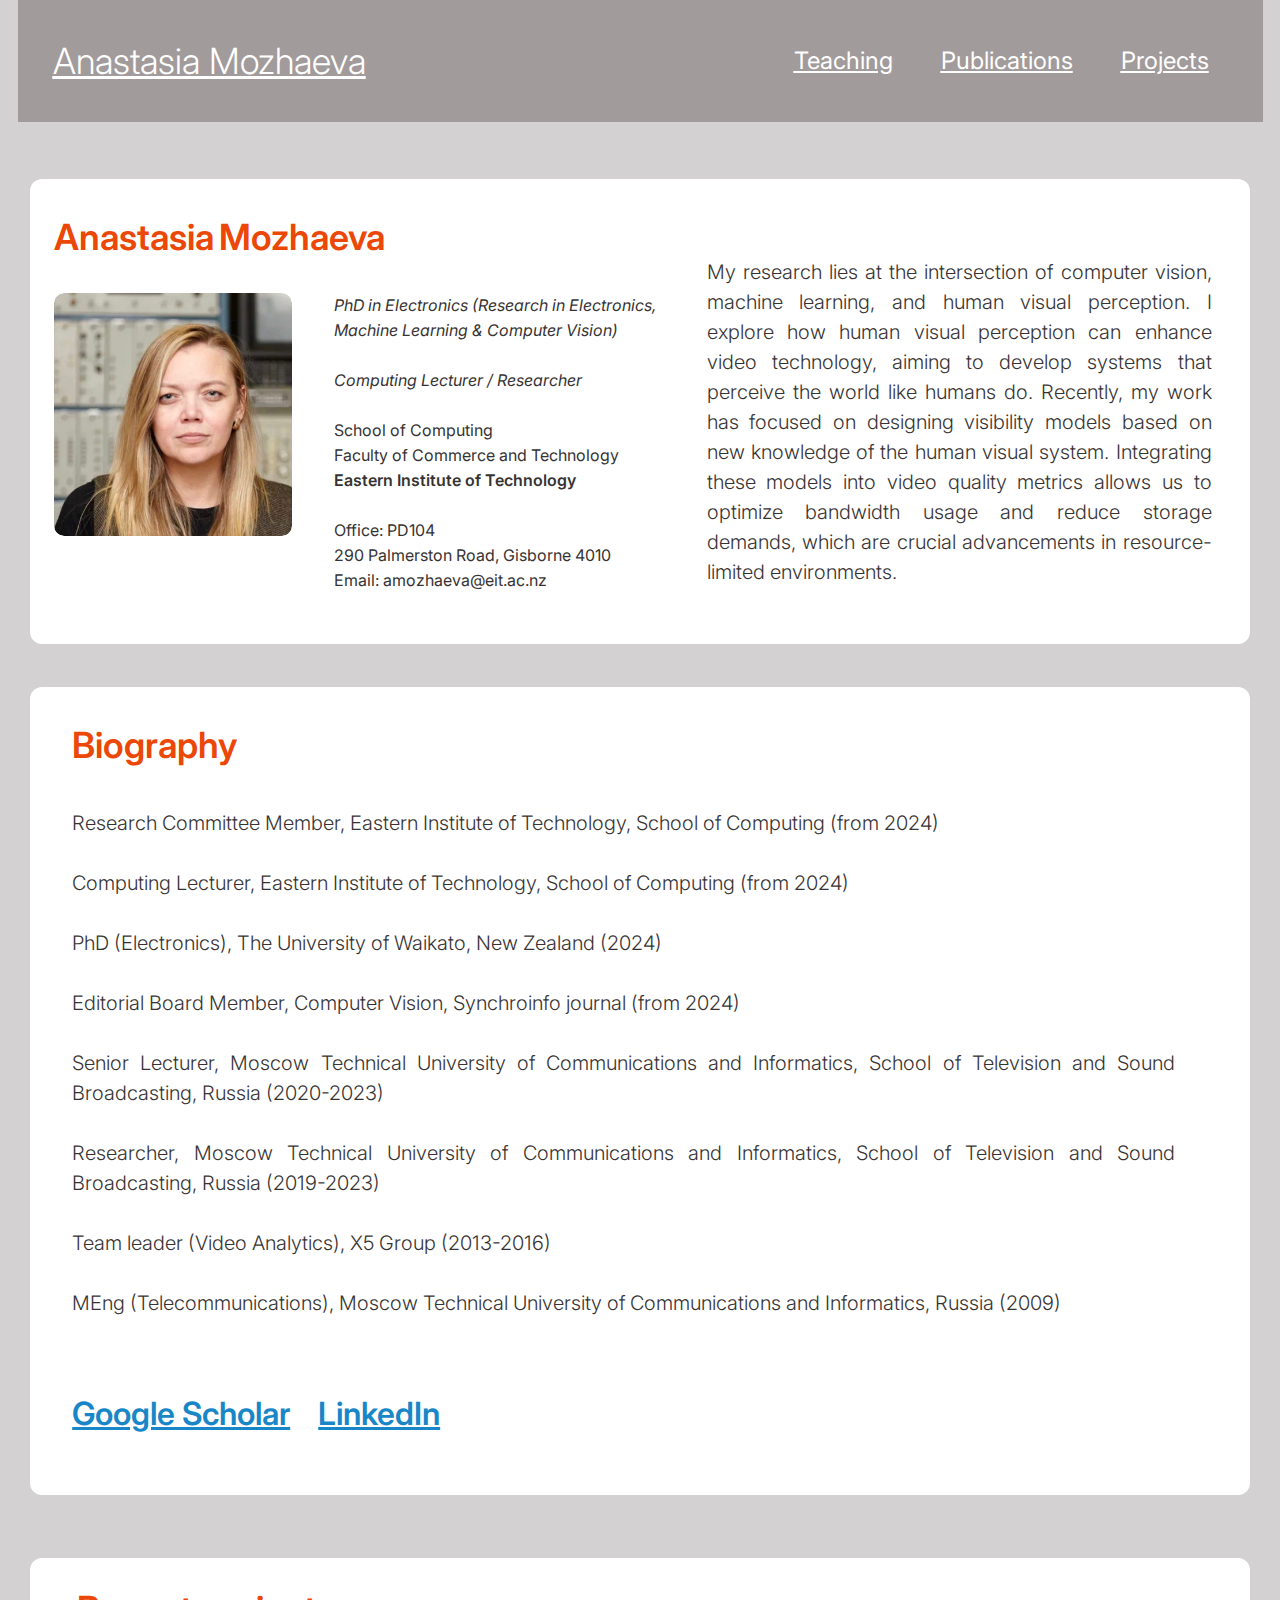
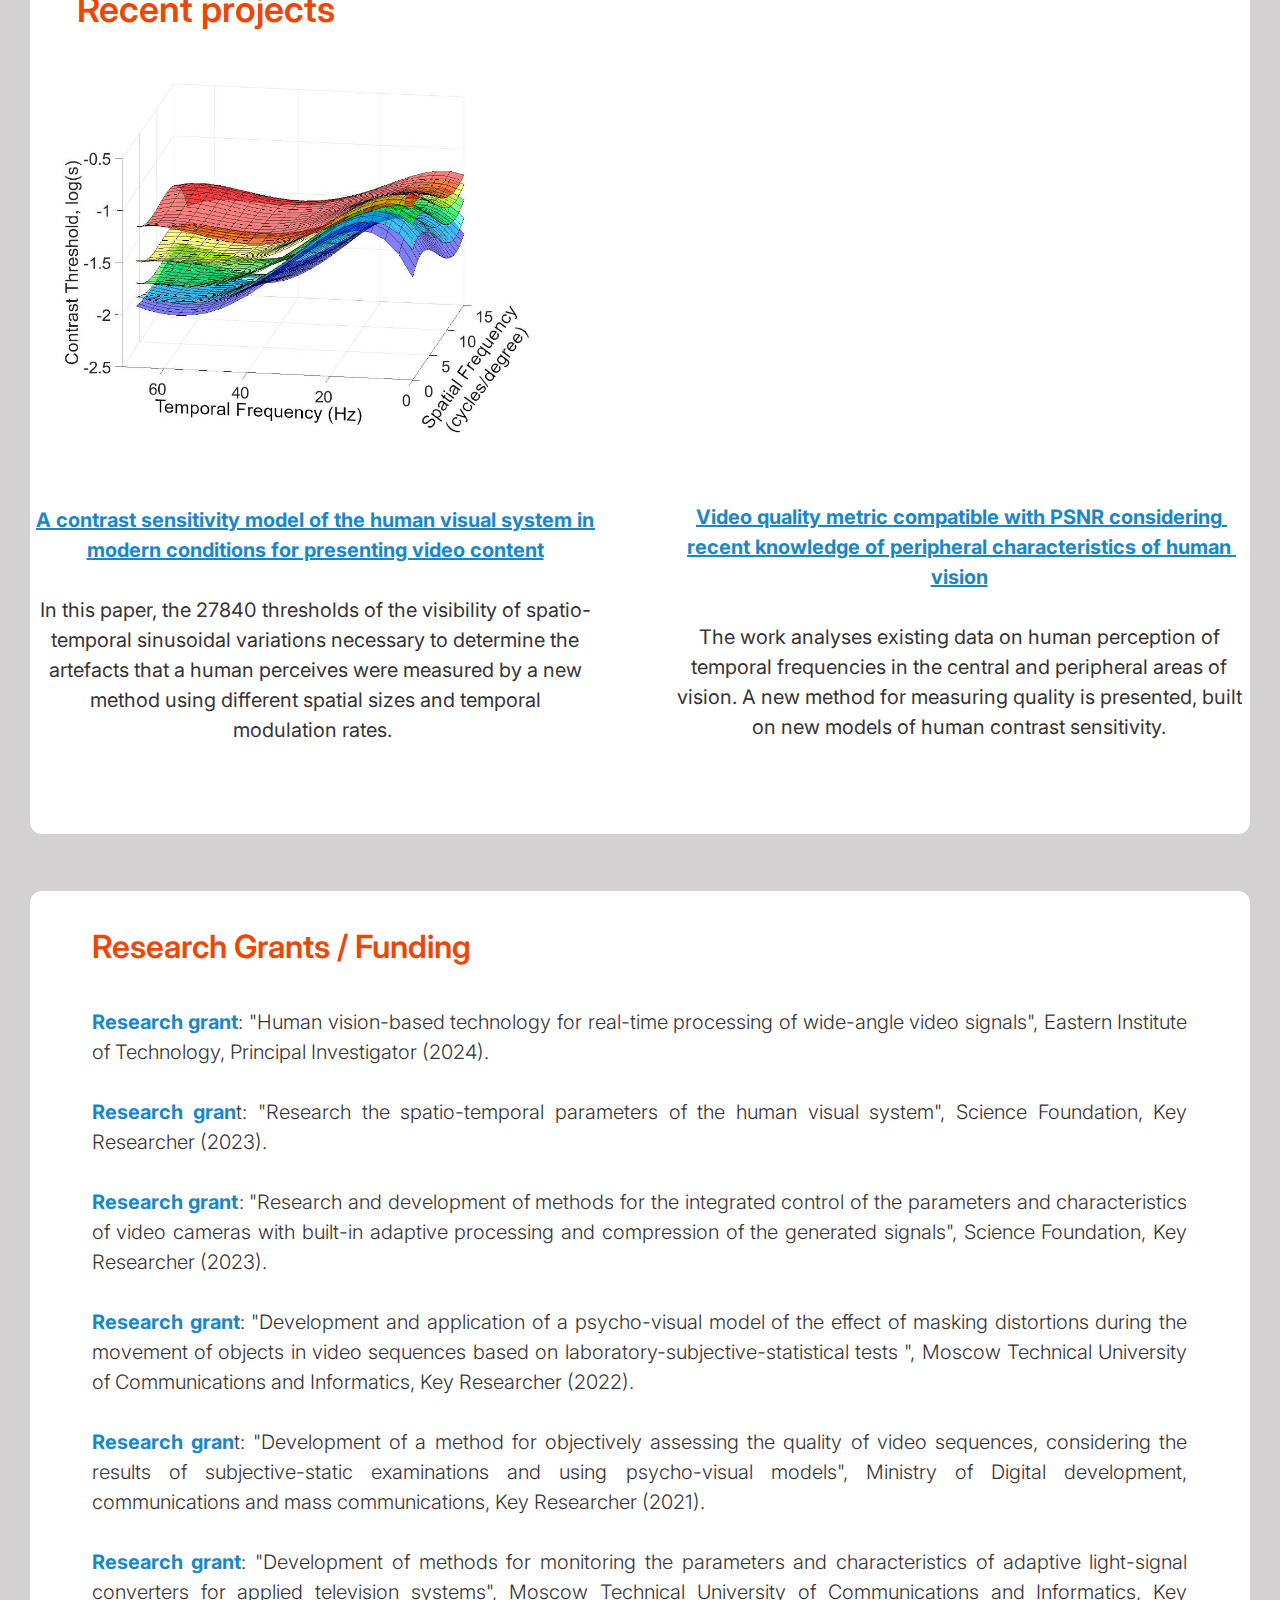
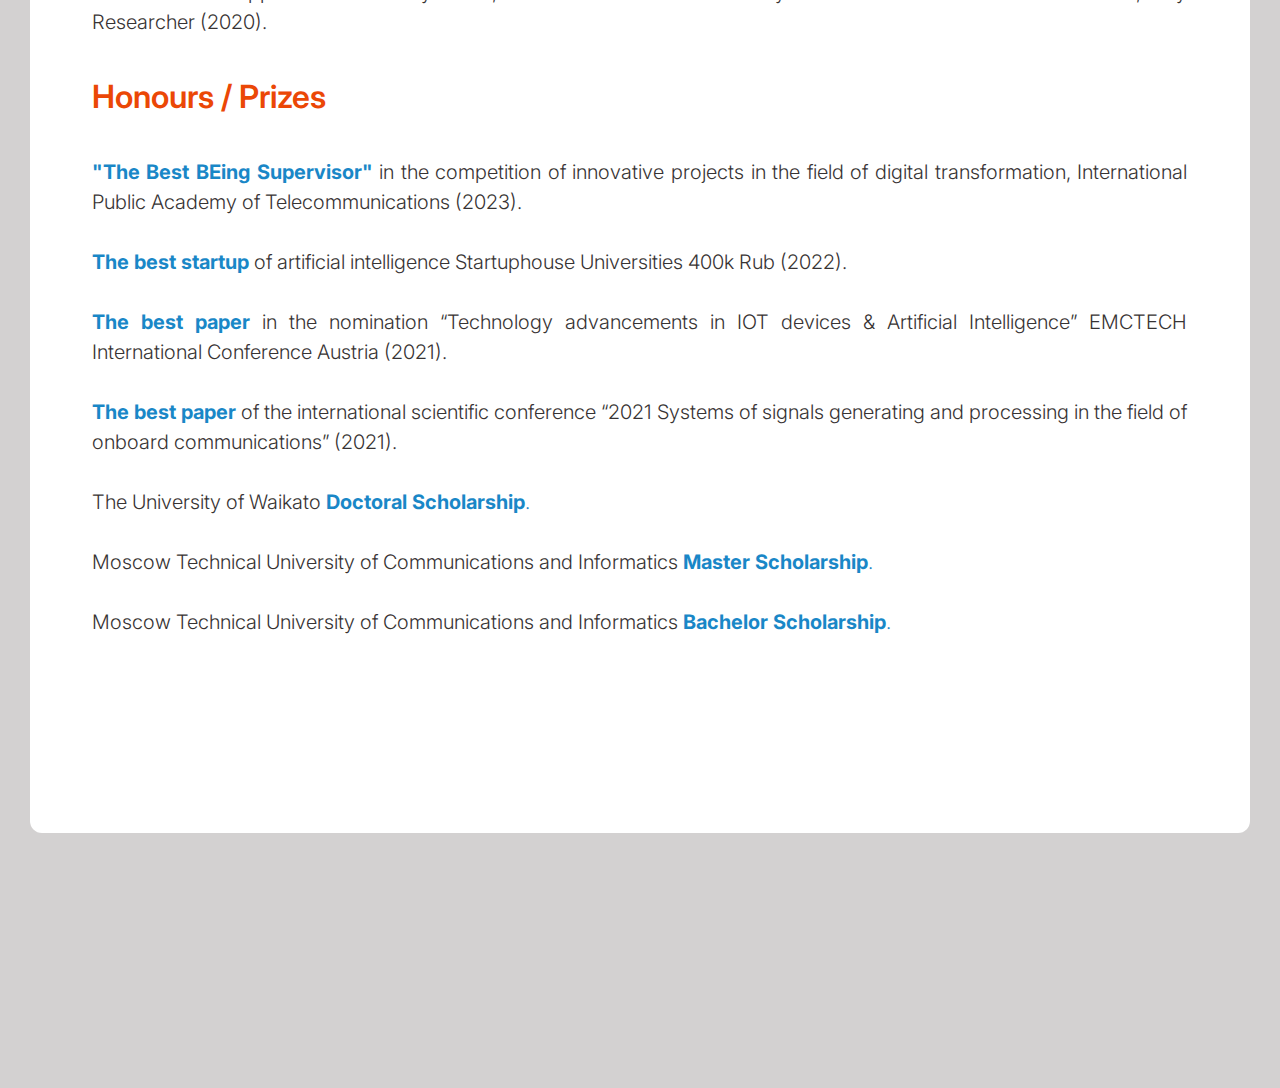
<file: index.html>
<!DOCTYPE html>
<!-- This site was created by Dr Anastasia Mozhaeva -->
<html lang="en" xml:lang="en">
  
<head>
  <meta charset="UTF-8">
  <title>Anastasia Mozhaeva - Computing Lecturer & Researcher</title>
  <meta name="viewport" content="width=device-width, initial-scale=1.0">
  <link rel="canonical" href="https://anastasiamozz.github.io/EIT/">
  <meta name="description" content="Created by Dr Anastasia Mozhaeva">
  <!-- Preload critical images -->
  <link rel="preload" href="image/I1.jpg" as="image">

  <meta property="og:url" content="https://anastasiamozz.github.io/EIT/">
  <meta property="og:type" content="website">
  <meta property="og:description" content="Created by Dr Anastasia Mozhaeva">
  <meta property="og:image:type" content="image/jpeg">
  <meta property="og:image:width" content="1200">
  <meta property="og:image:height" content="630">
  <meta property="og:image" content="image/I1.jpg">


  <link rel="preconnect" href="https://fonts.googleapis.com">
  <link rel="preconnect" href="https://fonts.gstatic.com" crossorigin>
  <link href="https://fonts.googleapis.com/css2?family=Inter:wght@300;400;500;600&display=swap" rel="stylesheet">
  
  <!-- This site was created by Dr A.Mozhaeva -->
  <script>
    window.F2W_REACTIONS=(()=>{const n=[];return{}})(),
    window.F2W_VARIABLES={"--Spacing-M":48},
    window.F2W_COLLECTION_VARS={"variable-collection":{"mode 1":{"--Spacing-M":48}}},
    window.F2W_COLLECTION_MODE_BPS={},
    window.F2W_COLOR_SCHEMES=void 0,
    window.F2W_LANGUAGES=void 0;
  </script>

  
<script>var Ue=Object.defineProperty,Ke=Object.defineProperties,Ye=Object.getOwnPropertyDescriptors,H=Object.getOwnPropertySymbols,oe=Object.prototype.hasOwnProperty,ie=Object.prototype.propertyIsEnumerable,re=(r,n,o)=>n in r?Ue(r,n,{enumerable:!0,configurable:!0,writable:!0,value:o}):r[n]=o,w=(r,n)=>{for(var o in n||(n={}))oe.call(n,o)&&re(r,o,n[o]);if(H)for(var o of H(n))ie.call(n,o)&&re(r,o,n[o]);return r},V=(r,n)=>Ke(r,Ye(n)),se=(r,n)=>{var o={};for(var i in r)oe.call(r,i)&&n.indexOf(i)<0&&(o[i]=r[i]);if(r!=null&&H)for(var i of H(r))n.indexOf(i)<0&&ie.call(r,i)&&(o[i]=r[i]);return o},ae=(r,n,o)=>new Promise((i,l)=>{var a=p=>{try{c(o.next(p))}catch(f){l(f)}},d=p=>{try{c(o.throw(p))}catch(f){l(f)}},c=p=>p.done?i(p.value):Promise.resolve(p.value).then(a,d);c((o=o.apply(r,n)).next())});function I(r,n){return Math.round(r*n)/n}function q(r,n,o,i){let l=(r+(i||"")).toString().includes("%");if(typeof r=="string"?[r,n,o,i]=r.match(/(0?\.?\d+)%?\b/g).map(a=>Number(a)):i!==void 0&&(i=Number.parseFloat(i)),typeof r!="number"||typeof n!="number"||typeof o!="number"||r>255||n>255||o>255)throw new TypeError("Expected three numbers below 256");if(typeof i=="number"){if(!l&&i>=0&&i<=1)i=Math.round(255*i);else if(l&&i>=0&&i<=100)i=Math.round(255*i/100);else throw new TypeError(`Expected alpha value (${i}) as a fraction or percentage`);i=(i|256).toString(16).slice(1)}else i="";return(o|n<<8|r<<16|1<<24).toString(16).slice(1)+i}function F(r){return r.filter(le)}function le(r){return r!=null}function $(r){console.warn(r)}function W(r){return typeof r=="object"&&r.type==="VARIABLE_ALIAS"}function qe(r){if("a"in r){let o=I(r.a,100);if(o!==1)return`rgba(${r.r},${r.g},${r.b},${o})`}let n=q(r.r,r.g,r.b);return n[0]===n[1]&&n[2]===n[3]&&n[4]===n[5]?`#${n[0]}${n[2]}${n[4]}`:`#${n}`}function Ze(r){let{r:n,g:o,b:i,a:l=1}=r;return{r:I(n*255,1),g:I(o*255,1),b:I(i*255,1),a:l}}function R(r){return`${I(r,10)}px`}function Z(r){return`${I(r,10)}%`}function ue(r){switch(typeof r){case"object":if(W(r))return`var(${r.id})`;if("r"in r)return qe(Ze(r));case"string":case"number":case"boolean":default:return String(r)}}function z(r){return"T"+r}function Q(r,n,o){let i=Object.entries(n);if(!i.length)return"";let l=[r+" {",...i.filter(([,a])=>a!==void 0&&a!=="").map(([a,d])=>`  ${a}: ${d};`),"}"];return o&&(l=l.map(a=>o+a)),l.join(`
`)}var Je={padding:"0",margin:"0"},et={a:{color:"inherit","text-decoration":"inherit"},input:{border:"none",font:"inherit",outline:"none","background-color":"inherit"},button:{"border-style":"none",width:"auto",overflow:"visible",background:"transparent",font:"inherit","background-color":"inherit","line-height":"normal",color:"inherit"},textarea:{font:"inherit","background-color":"inherit"},select:{font:"inherit","background-color":"inherit"},img:{display:"block"},picture:{display:"block"},video:{display:"block"},canvas:{display:"block"},svg:{display:"block"}},sn=Q("*",Je)+Object.entries(et).map(([r,n])=>Q(r,n)).join(`
`),de=["appear","mousedown","mouseenter","mouseleave","mouseup","timeout","click","press","drag","keydown","hover"];function ce(r,n,o){if(o.direction==="LEFT"){if(n==="BOTTOM_LEFT"||n==="TOP_LEFT")return[{eltId:r,props:[{key:"left",from:"100%",to:"0%"}]}];if(n==="BOTTOM_RIGHT"||n==="TOP_RIGHT")return[{eltId:r,props:[{key:"translate",from:"100% 0px",to:"0px 0px"}]}];{let i=n==="CENTER"?"-50%":"0px";return[{eltId:r,props:[{key:"left",from:"100%",to:"50%"},{key:"translate",from:`0px ${i}`,to:`-50% ${i}`}]}]}}else if(o.direction==="RIGHT"){if(n==="BOTTOM_LEFT"||n==="TOP_LEFT")return[{eltId:r,props:[{key:"translate",from:"-100% 0px",to:"0px 0px"}]}];if(n==="BOTTOM_RIGHT"||n==="TOP_RIGHT")return[{eltId:r,props:[{key:"right",from:"100%",to:"0px"}]}];{let i=n==="CENTER"?"-50%":"0px";return[{eltId:r,props:[{key:"left",from:"0px",to:"50%"},{key:"translate",from:`-100% ${i}`,to:`-50% ${i}`}]}]}}else if(o.direction==="TOP")if(n==="BOTTOM_LEFT"||n==="BOTTOM_RIGHT"||n==="BOTTOM_CENTER"){let i=n==="BOTTOM_CENTER"?"-50%":"0px";return[{eltId:r,props:[{key:"translate",from:`${i} 100%`,to:`${i} 0px`}]}]}else return n==="TOP_LEFT"||n==="TOP_RIGHT"||n==="TOP_CENTER"?[{eltId:r,props:[{key:"top",from:"100%",to:"0px"}]}]:[{eltId:r,props:[{key:"top",from:"100%",to:"50%"},{key:"translate",from:"-50% 0%",to:"-50% -50%"}]}];else if(o.direction==="BOTTOM"){if(n==="BOTTOM_LEFT"||n==="BOTTOM_RIGHT"||n==="BOTTOM_CENTER")return[{eltId:r,props:[{key:"bottom",from:"100%",to:"0px"}]}];if(n==="TOP_LEFT"||n==="TOP_RIGHT"||n==="TOP_CENTER"){let i=n==="TOP_CENTER"?"-50%":"0px";return[{eltId:r,props:[{key:"translate",from:`${i} -100%`,to:`${i} 0px`}]}]}else return[{eltId:r,props:[{key:"top",from:"0px",to:"50%"},{key:"translate",from:"-50% -100%",to:"-50% -50%"}]}]}else console.warn("Unsupported transition:",o);return[]}function G(r){if(r)return(...n)=>{if(!r)return;let o=r;return r=void 0,o(...n)}}var tt=r=>r instanceof HTMLElement||r instanceof SVGElement;function nt(r,n){if(!r.parentElement)return;let o=new MutationObserver(i=>{for(let l of i.filter(a=>a.type==="childList"))for(let a of l.removedNodes)a===r&&(n?.(),o.disconnect())});o.observe(r.parentElement,{childList:!0})}function _(r,n){let o=new MutationObserver(i=>{for(let l of i.filter(a=>a.type==="childList"))for(let a of l.addedNodes)tt(a)&&a.matches(r)&&nt(a,n(a))});return o.observe(document,{childList:!0,subtree:!0}),()=>o.disconnect()}var pe=new Set(["youtube-video","vimeo-video","spotify-audio","jwplayer-video","videojs-video","wistia-video","cloudflare-video","hls-video","shaka-video","dash-video"]);function rt(r){return pe.has(r.tagName.toLowerCase())||r.tagName==="VIDEO"}function ot(r){if(r.tagName!=="IFRAME")return!1;let n=r.src;return(n.includes("youtube.com")||n.includes("youtube-nocookie.com"))&&n.includes("enablejsapi=1")}var D=class{constructor(r){this.iframe=r,this.info={},this.messageListener=null,this.loaded=new Promise(n=>{let o=()=>{this.iframe.removeEventListener("load",o),setTimeout(()=>{this.requestYoutubeListening()})};this.iframe.addEventListener("load",o),this.messageListener=i=>{if(i.source===this.iframe.contentWindow&&i.data){let l;try{l=JSON.parse(i.data)}catch(a){console.error("YoutubeController messageListener",a);return}l.event==="onReady"&&this.iframe.removeEventListener("load",o),l.info&&(Object.assign(this.info,l.info),n(!0))}},window.addEventListener("message",this.messageListener),this.requestYoutubeListening()})}sendYoutubeMessage(r){return ae(this,arguments,function*(n,o=[]){var i;yield this.loaded,(i=this.iframe.contentWindow)==null||i.postMessage(JSON.stringify({event:"command",func:n,args:o}),"*")})}requestYoutubeListening(){var r;(r=this.iframe.contentWindow)==null||r.postMessage(JSON.stringify({event:"listening"}),"*")}get muted(){return this.info.muted}get volume(){return this.info.volume}set muted(r){r?this.sendYoutubeMessage("mute"):this.sendYoutubeMessage("unMute")}get currentTime(){return this.info.currentTime}set currentTime(r){this.sendYoutubeMessage("seekTo",[r,!0])}get paused(){return this.info.playerState===2}play(){this.sendYoutubeMessage("playVideo")}pause(){this.sendYoutubeMessage("pauseVideo")}static from(r){return r.f2w_yt_controller||(r.f2w_yt_controller=new D(r))}};function M(r){if(rt(r))return r;if(ot(r))return D.from(r)}function fe(r){let n=M(r);return n?()=>(n.muted=!n.muted,()=>{n.muted=!n.muted}):()=>console.warn("Video element not recognized",r)}function me(r){let n=M(r);return n?()=>(n.muted=!0,()=>{n.muted=!1}):()=>console.warn("Video element not recognized",r)}function ge(r){let n=M(r);return n?()=>(n.muted=!1,()=>{n.muted=!0}):()=>console.warn("Video element not recognized",r)}function ye(r){let n=M(r);return n?()=>(n.play(),()=>n.pause()):()=>console.warn("Video element not recognized",r)}function Ee(r){let n=M(r);return n?()=>(n.pause(),()=>n.play()):()=>console.warn("Video element not recognized",r)}function he(r){let n=M(r);return n?()=>(n.paused?n.play():n.pause(),()=>{n.paused?n.play():n.pause()}):()=>console.warn("Video element not recognized",r)}function xe(r,n){let o=M(r);return o?()=>{o.currentTime=n}:()=>console.warn("Video element not recognized",r)}function be(r,n){let o=M(r);return o?()=>(o.currentTime+=n,()=>{o.currentTime-=n}):()=>console.warn("Video element not recognized",r)}function Te(r,n){let o=M(r);return o?()=>(o.currentTime-=n,()=>{o.currentTime+=n}):()=>console.warn("Video element not recognized",r)}function Ne(){let r=navigator.userAgent;return r.includes("Safari")&&!r.includes("Chrome")}function ve(r){return r==="absolute"||r==="fixed"}var it=Ne();function U(r,n,o){r.animate(w({},n),{pseudoElement:o,iterations:1,duration:0,fill:"forwards"})}function J(r){return Object.fromEntries(r.map(n=>[n.camelKey,[n.from,n.to]]))}function K(r,n,o,i,l){let a=r.parentElement,d=getComputedStyle(r),c=getComputedStyle(a).display,p=c.endsWith("flex")||c.endsWith("grid"),f=ve(d.position),h=n.map(s=>V(w({},s),{camelKey:s.key.startsWith("--")?s.key:s.key.replace(/-([a-z])/g,(E,T)=>T.toUpperCase())})),A={},b=h.filter(s=>s.pseudo?!1:s.key.startsWith("--f2w-attr-")?(A[s.key.slice(11)]=s.to,!1):!0),u=J(b),x=J(h.filter(s=>s.pseudo==="::before")),C=J(h.filter(s=>s.pseudo==="::after")),m;u.display&&(u.display[0]==="none"?r.style.display=String(u.display[1]):u.display[1]==="none"&&p&&!f&&(r.style.display="none"),m=String(u.display[1]),delete u.display),it&&(Ce(r,u,"overflow"),Ce(r,u,"rowGap","gridRowGap"));let v=+getComputedStyle(r).getPropertyValue("--f2w-order");if(u["--f2w-order"]){let s=u["--f2w-order"][1];v=s===void 0?NaN:+s,isNaN(v)||r.style.setProperty("--f2w-order",String(v)),delete u["--f2w-order"]}if(isNaN(v)||l.add(a),u["--f2w-img-src"]){let s=r.f2w_image_lazy_loader,E=u["--f2w-img-src"][1];s||(r.f2w_image_lazy_loader=s=new Image,s.decoding="sync",s.onload=()=>{r.decoding="sync",r.setAttribute("src",E),delete r.f2w_image_lazy_loader}),s.src=E,delete u["--f2w-img-src"]}u.$innerHTML&&(r.innerHTML=String(u.$innerHTML[1]),delete u.$innerHTML);for(let[s,E]of Object.entries(A))r.setAttribute(s,String(E));if(u.left&&u.right){if(u.left[1]==="revert"&&u.right[0]==="revert"){let{right:s}=a.getBoundingClientRect(),{right:E}=r.getBoundingClientRect(),T=R(s-E);U(r,{left:"revert",right:T}),delete u.left,u.right[0]=T}else if(u.left[0]==="revert"&&u.right[1]==="revert"){let{left:s}=a.getBoundingClientRect(),{left:E}=r.getBoundingClientRect(),T=R(E-s);U(r,{right:"revert",left:T}),delete u.right,u.left[0]=T}}if(u.top&&u.bottom){if(u.top[1]==="revert"&&u.bottom[0]==="revert"){let{bottom:s}=a.getBoundingClientRect(),{bottom:E}=r.getBoundingClientRect(),T=R(s-E);U(r,{top:"revert",bottom:T}),delete u.top,u.bottom[0]=T}else if(u.top[0]==="revert"&&u.bottom[1]==="revert"){let{top:s}=a.getBoundingClientRect(),{top:E}=r.getBoundingClientRect(),T=R(E-s);U(r,{bottom:"revert",top:T}),delete u.bottom,u.top[0]=T}}u.backgroundImage&&b.filter(s=>s.key.startsWith("background-")).forEach(s=>{r.style.setProperty(s.key,String(s.to)),delete u[s.camelKey]});for(let[s,E]of[["before",x],["after",C]])E.display&&(E.display[1]==="none"?(r.classList.remove(s+"-visible"),r.classList.add(s+"-hidden")):(r.classList.remove(s+"-hidden"),r.classList.add(s+"-visible")));let g=(s,E,T=!1)=>{if(!(!T&&!Object.keys(s).length))return r.animate(w({easing:o},s),{pseudoElement:E,iterations:1,duration:i,fill:"both"})},y=g(u,void 0,!!m);m&&y.finished.then(()=>{r.style.display=m}),g(x,"::before"),g(C,"::after")}var Ce=(r,n,...o)=>{let i=o.find(l=>l in n);!i||(r.style[o[0]]=String(n[i][1]),delete n[i])},Pe=()=>window.F2W_REACTIONS,j=()=>window.F2W_VARIABLES,st=()=>window.F2W_COLLECTION_MODE_BPS,Oe=r=>{var n,o;return(o=(n=window.F2W_COLLECTION_VARS)==null?void 0:n[r])!=null?o:{}},at=(r,n)=>Oe(r)[n];function _e(r,n){j()[r]=n;let o=ue(n);document.body.style.setProperty(r,o);let i=`data${r.slice(1)}`;document.body.hasAttribute(i)&&document.body.setAttribute(i,o),document.dispatchEvent(new CustomEvent("f2w-set-variable",{detail:{id:r,value:n,str:o}}))}function X(r,n){var o;document.body.setAttribute(`data-${r}`,n);let i=(o=at(r,n))!=null?o:{};for(let[l,a]of Object.entries(i))_e(l,a)}function lt(r,n){X(r,n),ke(r,n)}function ke(r,n){var o,i;if((o=window.F2W_COLOR_SCHEMES)!=null&&o.includes(r))localStorage?.setItem(We,n);else if((i=window.F2W_LANGUAGES)!=null&&i.includes(r)){localStorage?.setItem(ze,n);let l=Array.from(document.head.querySelectorAll('link[rel="alternate"]')).find(a=>a.hreflang===n);l&&history.replaceState(null,"",new URL(l.href).pathname)}}function N(r){return typeof r=="number"?r:typeof r=="boolean"?r?1:0:typeof r=="string"?parseFloat(r):0}function O(r){return String(r)}function S(r){return typeof r=="string"?r==="true":!!r}function B(r,n){var o,i;if(r===void 0)return!1;if(W(r))return B(j()[r.id]);if(typeof r=="object"&&"expressionArguments"in r){let l=r.expressionArguments.map(d=>d.value).filter(d=>d!==void 0).map(d=>B(d,n)),a=(i=(o=r.expressionArguments[0])==null?void 0:o.resolvedType)!=null?i:"STRING";switch(r.expressionFunction){case"ADDITION":return a==="FLOAT"?l.map(N).reduce((d,c)=>d+c):l.map(O).reduce((d,c)=>d+c);case"SUBTRACTION":if(l.length!==2)throw new Error("Invalid expression");return N(l[0])-N(l[1]);case"DIVISION":if(l.length!==2)throw new Error("Invalid expression");return N(l[0])/N(l[1]);case"MULTIPLICATION":return l.map(N).reduce((d,c)=>d*c);case"NEGATE":if(l.length!==1)throw new Error("Invalid expression");return-N(l[0]);case"GREATER_THAN":if(l.length!==2)throw new Error("Invalid expression");return N(l[0])>N(l[1]);case"GREATER_THAN_OR_EQUAL":if(l.length!==2)throw new Error("Invalid expression");return N(l[0])>=N(l[1]);case"LESS_THAN":if(l.length!==2)throw new Error("Invalid expression");return N(l[0])<N(l[1]);case"LESS_THAN_OR_EQUAL":if(l.length!==2)throw new Error("Invalid expression");return N(l[0])<=N(l[1]);case"EQUALS":if(l.length!==2)throw new Error("Invalid expression");return a==="FLOAT"?N(l[0])===N(l[1]):a==="BOOLEAN"?S(l[0])===S(l[1]):O(l[0])===O(l[1]);case"NOT_EQUAL":if(l.length!==2)throw new Error("Invalid expression");return a==="FLOAT"?N(l[0])!==N(l[1]):a==="BOOLEAN"?S(l[0])!==S(l[1]):O(l[0])!==O(l[1]);case"AND":if(l.length!==2)throw new Error("Invalid expression");return S(l[0])&&S(l[1]);case"OR":if(l.length!==2)throw new Error("Invalid expression");return S(l[0])||S(l[1]);case"NOT":if(l.length!==1)throw new Error("Invalid expression");return!S(l[0]);case"VAR_MODE_LOOKUP":default:return console.warn(`Expression not implemented yet: ${r.expressionFunction}`),!1}}else return r}function te(r,n,o){let i=r.map(l=>ut(l,n,o));return(l,a)=>{let d=i.map(c=>c(l,a)).filter(c=>!!c);if(d.length)return(c,p)=>d.forEach(f=>f(c,p))}}function ut(r,n,o){for(;r.type==="ALIAS";)r=Pe()[r.alias];let i=dt(r,n,o);return l=>{if(r.type!=="ANIMATE"&&o==="drag"){let a=l.detail;if(!a.handled)return a.handled=!0,i(l)}if(!L){if(r.type==="ANIMATE"&&r.rootId){let a=document.getElementById(r.rootId);if(a!=null&&a.parentElement){let d=G(i(l));if(d){let c=a?.parentElement;for(;c&&((c.f2w_reset||(c.f2w_reset=[])).push(d),c=c.parentElement,c?.tagName!=="BODY"););}return d}}return i(l)}}}function dt(action,bound,trigger){var e,t;switch(action.type){case"BACK":return()=>{var r;return((r=window.F2W_PREVIEW_BACK)!=null?r:history.back)()};case"JS":return()=>eval(action.code);case"URL":return()=>{action.openInNewTab?window.open(action.url,"_blank"):window.F2W_PREVIEW_NAVIGATE?window.F2W_PREVIEW_NAVIGATE(action.url):location.assign(action.url)};case"SET_VARIABLE":let{variableId,variableValue}=action;if(variableId&&variableValue?.value!==void 0)return()=>_e(variableId,B(variableValue.value,variableId));break;case"SET_VARIABLE_MODE":let{variableCollectionName,variableModeName}=action;if(variableCollectionName&&variableModeName)return()=>lt(variableCollectionName,variableModeName);break;case"CONDITIONAL":let blocks=action.conditionalBlocks.map(r=>{let n=te(r.actions,bound,trigger),{condition:o}=r;return{test:o?()=>S(B(o.value)):()=>!0,run:n}});return()=>{let r=[];for(let n of blocks)if(n.test()){let o=n.run();o&&r.push(o);break}if(r.length)return n=>r.forEach(o=>o(n))};case"KEY_CONDITION":let run=te(action.actions,bound,trigger),keyCode=action.keyCodes[0],shiftKey=action.keyCodes.slice(1).includes(16),ctrlKey=action.keyCodes.slice(1).includes(17),altKey=action.keyCodes.slice(1).includes(18),metaKey=action.keyCodes.slice(1).includes(91);return r=>{if(r instanceof KeyboardEvent){if(r.keyCode!==keyCode||r.ctrlKey!==ctrlKey||r.altKey!==altKey||r.metaKey!==metaKey||r.shiftKey!==shiftKey)return;r.preventDefault(),r.stopPropagation(),run(r)}};case"CLOSE_OVERLAY":{if(action.self)return r=>{var n,o;return(o=(n=r?.target)==null?void 0:n.f2w_close)==null?void 0:o.call(n)};if(action.overlayId){let r=document.getElementById(action.overlayId);if(!r)break;return()=>{var n;return(n=r.f2w_close)==null?void 0:n.call(r)}}break}case"SCROLL_TO":if(!action.destinationId)break;let elt=document.getElementById(action.destinationId);if(!elt)break;return r=>{var n;r?.currentTarget instanceof HTMLAnchorElement&&r?.preventDefault(),elt.scrollIntoView({behavior:(n=action.transition)!=null&&n.type?"smooth":"instant"})};case"OVERLAY":if(!action.destinationId)break;let overlay=document.getElementById(action.destinationId);if(!overlay)break;let modal=Array(...overlay.children).find(r=>r.tagName!=="TEMPLATE");if(!modal)break;let{transition,overlayPositionType,overlayRelativePosition}=action,duration=Math.round(1e3*((e=transition?.duration)!=null?e:0)),animations=[{eltId:action.destinationId,props:[{key:"visibility",from:"hidden",to:"visible"},{key:"opacity",from:"0",to:"1"}]}];return overlayPositionType==="MANUAL"?()=>{var r,n,o;if(trigger==="hover"){let d=(r=bound.f2w_mouseleave_remove)==null?void 0:r.call(bound);if(d){let c=p=>{Se(p,bound)&&Se(p,modal)&&(d(),document.removeEventListener("mousemove",c))};document.addEventListener("mousemove",c)}}let i=animations.slice(0),l=R(bound.getBoundingClientRect().left+((n=overlayRelativePosition?.x)!=null?n:0)),a=R(bound.getBoundingClientRect().top+((o=overlayRelativePosition?.y)!=null?o:0));return modal.style.setProperty("left",l),modal.style.setProperty("top",a),transition?.type==="MOVE_IN"&&(transition.direction==="LEFT"?i.push({eltId:modal.id,props:[{key:"left",from:"100%",to:l}]}):transition.direction==="RIGHT"?i.push({eltId:modal.id,props:[{key:"left",from:"0px",to:l},{key:"translate",from:"-100% 0px",to:"0px 0px"}]}):transition.direction==="TOP"?i.push({eltId:modal.id,props:[{key:"top",from:"100%",to:a}]}):transition.direction==="BOTTOM"&&i.push({eltId:modal.id,props:[{key:"top",from:"0px",to:a},{key:"translate",from:"0px -100%",to:"0px 0px"}]})),ee(i,transition?.easing,duration,bound,trigger,`${trigger}(manual_overlay)`,overlay)()}:(transition?.type==="MOVE_IN"?animations.push(...ce(modal.id,overlayPositionType,transition)):transition!=null&&transition.type&&console.warn("Unsupported transition:",transition),ee(animations,transition?.easing,duration,bound,trigger,`${trigger}(overlay)`,overlay));case"ANIMATE":{let{animations:r,transition:n,rootId:o,reset:i}=action,l=Math.round(1e3*((t=n?.duration)!=null?t:0)),a=ee(r,n?.easing,l,bound,trigger,i?`${trigger}(+reset)`:trigger);return i&&o?(d,c)=>{let p=document.getElementById(o);if(p){let{f2w_reset:f}=p;f!=null&&f.length&&(delete p.f2w_reset,f.reverse().forEach(h=>h(void 0,!0)))}return a(d,c)}:a}case"UPDATE_MEDIA_RUNTIME":{if(!action.destinationId)break;let r=document.getElementById(action.destinationId);if(!r)break;switch(action.mediaAction){case"MUTE":return me(r);case"UNMUTE":return ge(r);case"TOGGLE_MUTE_UNMUTE":return fe(r);case"PLAY":return ye(r);case"PAUSE":return Ee(r);case"TOGGLE_PLAY_PAUSE":return he(r);case"SKIP_BACKWARD":return Te(r,action.amountToSkip);case"SKIP_FORWARD":return be(r,action.amountToSkip);case"SKIP_TO":return xe(r,action.newTimestamp)}}default:return()=>console.warn("Action not implemented yet: "+action.type)}return()=>{}}var Ae=9999;function ee(r,n="linear",o,i,l,a,d){return c=>{let p=r;d&&(document.body.parentElement.style.overflow="hidden",p=[{eltId:d.id,props:[{key:"z-index",from:0,to:Ae++}]},...p]);let f=k(p,n,o,i,l,a,c),h=G((A,b)=>{d&&(Ae--,document.body.parentElement.style.overflow=""),k(f,n,b?0:o,i,l,`${a}(revert)`)});return d&&(d.f2w_close=h),h}}var we=new Map;function k(r,n,o,i,l,a,d){var c,p,f;let h=[],A=new Set;if(l==="drag")return ct(r,n,o,i,d.detail),[];for(let{eltId:b,altId:u,props:x,reactions:C}of r){let m=document.getElementById(b);if(!m){let v=we.get(b);v&&(m=document.getElementById(v))}if(!m){$(`Can't find element for id: ${b}`);continue}if(u){let v=document.getElementById(u);if(!v){let s=document.getElementById(z(u));if(!s){$(`Can't find template for id: ${u}`);continue}v=((c=s.content)==null?void 0:c.cloneNode(!0)).querySelector("*")}let{f2w_mouseup:g}=m,y=(p=m.f2w_mouseleave_remove)==null?void 0:p.call(m);if(y&&He(v,y),g&&v.addEventListener("mouseup",g),(y||g)&&Be(v),Fe(v,!0,o),o)m.insertAdjacentElement("afterend",v),K(m,[{key:"display",from:getComputedStyle(m).display,to:"none"}],n,o,A),K(v,[{key:"opacity",from:0,to:"revert-layer"},{key:"display",from:"none",to:"revert-layer"}],n,o,A);else{m.parentElement.replaceChild(v,m);let s=document.getElementById(z(b));s||(s=document.createElement("template"),s.id=z(b),s.innerHTML=m.outerHTML,v.insertAdjacentElement("afterend",s)),we.set(b,v.id)}h.push({eltId:v.id,altId:m.id}),isNaN(+getComputedStyle(v).getPropertyValue("--f2w-order"))||A.add(v.parentElement)}else{let v=(x||[]).map(y=>{let s=Re(m,y.key,y.from),E=Re(m,y.key,y.to);return{key:y.key,pseudo:y.pseudo,from:s,to:E}}).filter(y=>y.from!==y.to);K(m,v,n,o,A),C&&(l!=="hover"&&((f=m.f2w_mouseleave_remove)==null||f.call(m)),C.forEach(y=>De(m,y.type,y.to,o)));let g={eltId:b,props:v.map(y=>{let s={key:y.key,from:y.to,to:y.from};return y.pseudo&&(s.pseudo=y.pseudo),s})};C&&(g.reactions=C.map(y=>({type:y.type,from:y.to,to:y.from}))),h.push(g)}}for(let b of A){let u=Array.from(b.children).map((C,m)=>({it:C,i:m})),x=!1;u.sort((C,m)=>{let v=+(getComputedStyle(C.it).getPropertyValue("--f2w-order")||"99999"),g=+(getComputedStyle(m.it).getPropertyValue("--f2w-order")||"99999");return v-g}).forEach((C,m)=>{x?b.appendChild(C.it):x=m!==C.i})}return h}function Be(r){let n=r;for(;n;)n.classList.remove("pointer-events-none"),n=n.parentElement}function ct(r,n,o,i,l){if(l.handled)return;let a=i.getBoundingClientRect(),d=k(r.filter(u=>u.props).map(({eltId:u,props:x})=>({eltId:u,props:x})),"linear",0,i,"click","drag_start(tmp)"),c=i.getBoundingClientRect(),p=c.left-a.left,f=c.top-a.top,h=Math.sqrt(p*p+f*f);k(d,"linear",0,i,"click","drag_start(tmp undo)");let{x:A,y:b}=ne(l.start,l.end);if(A>0&&p>0||A<0&&p<0||p===0&&(b>0&&f>0||b<0&&f<0)){l.handled=!0;let u=r.map(m=>{var v;return V(w({},m),{swapped:!1,props:(v=m.props)==null?void 0:v.map(g=>V(w({},g),{curr:g.from}))})}),x=m=>{let{x:v,y:g}=ne(m.start,m.end),y=(v*p+g*f)/h;return Math.max(0,Math.min(100,100*y/h))},C=m=>{m.end.preventDefault(),m.end.stopPropagation();let v=x(m);k(F(u.map(g=>{let y=g,{reactions:s}=y,E=se(y,["reactions"]);if(g.props)return V(w({},E),{props:g.props.map(T=>{let je=yt(T,v),Ge=T.curr;return T.curr=je,V(w({},T),{from:Ge,to:je})})});if(g.altId){if(v<50&&g.swapped)return g.swapped=!1,{altId:g.eltId,eltId:g.altId};if(v>=50&&!g.swapped)return g.swapped=!0,E}})),"linear",0,i,"click","dragging")};C(l),i.f2w_drag_listener=m=>{if(C(m),m.finished){let v=x(m);k(F(u.map(g=>{if(g.props){let y=v<50?void 0:g.reactions;return{eltId:g.eltId,props:g.props.map(s=>V(w({},s),{from:s.curr,to:v<50?s.from:s.to})),reactions:y}}if(g.altId){if(v<50&&g.swapped)return g.swapped=!1,{altId:g.eltId,eltId:g.altId};if(v>=50&&!g.swapped)return g.swapped=!0,g}})),n,o,i,"click","drag_end")}}}}function Re(r,n,o){return o!=="$current"?o:getComputedStyle(r).getPropertyValue(n)}function Fe(r,n=!1,o=0){for(let i of de)for(let l of pt(r,`[data-reaction-${i}]`,n))De(l,i,l.getAttribute(`data-reaction-${i}`),o)}function pt(r,n,o=!1){let i=[...r.querySelectorAll(n)];return o&&r.matches(n)&&i.unshift(r),i}function De(r,n,o="",i=0){var l;if(!o&&n!=="hover"){mt(r,n);return}let a=0;if(o[0]==="T"){let f=o.indexOf("ms");a=parseFloat(o.slice(1,f))||0,o=o.slice(f+3)}let d=Pe(),c=F(o.split(",").map(f=>d[f])),p=te(c,r,n);if(n==="timeout"){ft(r,()=>p(),a+i);return}if(Be(r),n==="press"){let f,h=()=>{f?.(),f=void 0};r.f2w_mouseup=h,Y(r,"mousedown",A=>{f?.(),f=p(A)},n,P(r,"mouseup",h))}else if(n==="drag")Y(r,"dragging",f=>{p(f)},n);else if(n==="hover"){let f,h=C=>{f||(f=G(p(C)))},A=(l=r.f2w_mouseleave_remove)==null?void 0:l.call(r),b=()=>{f?.(),f=void 0,A?.()},u=setTimeout(()=>{r.matches(":hover")&&h()},i),x=He(r,b,u);Y(r,"mouseenter",h,n,x)}else n==="keydown"&&!r.getAttribute("tabindex")&&r.setAttribute("tabindex","-1"),n==="appear"&&Et.observe(r),Y(r,n,f=>{n!=="keydown"&&f.stopPropagation(),a?setTimeout(()=>p(f),a):p(f)},n)}function He(r,n,o=0){let i=P(r,"mouseleave",n),l=()=>(i(),clearTimeout(o),r.f2w_mouseleave===n&&delete r.f2w_mouseleave,r.f2w_mouseleave_remove===l&&delete r.f2w_mouseleave_remove,n);return r.f2w_mouseleave=n,r.f2w_mouseleave_remove=l}function Se({clientX:r,clientY:n},o){let{top:i,left:l,right:a,bottom:d}=o.getBoundingClientRect();return r>a+2||r<l-2||n>d+2||n<i-2}function $e(r){return`f2w_cleanup_${r}`}function ft(r,n,o){var i;let l=setTimeout(n,o);(i=r.f2w_cleanup_timeout)==null||i.call(r),r.f2w_cleanup_timeout=()=>{delete r.f2w_cleanup_timeout,clearTimeout(l)}}function mt(r,n){var o;let i=$e(n);(o=r[i])==null||o.call(r)}function Y(r,n,o,i,...l){var a;let d=[...l,P(r,n,o)],c=$e(i);(a=r[c])==null||a.call(r),r[c]=()=>{delete r[c],d.forEach(p=>p())}}function P(r,n,o,i){let l=a=>{!r.isConnected||o(a)};return r.addEventListener(n,l,i),()=>{r.removeEventListener(n,l,i)}}var We="f2w-color-scheme",ze="f2w-lang";if(window.F2W_THEME_SWITCH=r=>{var n;return(n=window.F2W_COLOR_SCHEMES)==null?void 0:n.forEach(o=>X(o,r))},window.F2W_COLOR_SCHEMES){let r=matchMedia("(prefers-color-scheme: dark)").matches?"dark":"light",n=localStorage==null?void 0:localStorage.getItem(We);_("body",()=>{var o,i;let l=document.body.getAttribute("data-preview-theme"),a=(o=l??n)!=null?o:r;(i=window.F2W_THEME_SWITCH)==null||i.call(window,a)})}if(window.F2W_LANGUAGES){let r=localStorage==null?void 0:localStorage.getItem(ze);_("body",()=>{var n,o,i;let l=Array.from(document.head.querySelectorAll('link[rel="alternate"]'));l.length===0||l.some(d=>d.getAttribute("hreflang")==="x-default"&&d.getAttribute("href")===window.location.href)||(r=document.documentElement.lang);let a=(o=(n=document.head.querySelector('link[rel="canonical"]'))==null?void 0:n.href)==null?void 0:o.endsWith("/404/");(i=window.F2W_LANGUAGES)==null||i.forEach(d=>{var c;let p=Object.fromEntries(Object.entries(Oe(d)).map(([h])=>[h.toLowerCase(),h])),f=[...navigator.languages];r&&f.unshift(r);for(let h of f){h=h.toLowerCase();let A=h.split("-")[0],b=(c=p[h])!=null?c:p[A];if(b){X(d,b),a||ke(d,b);break}}})})}var Me={},gt=Object.fromEntries(Object.entries(st()).map(([r,n])=>[r,Object.entries(n).map(([o,{minWidth:i}])=>({name:o,minWidth:i}))]));function Ve(){var r;let n=((r=window.visualViewport)==null?void 0:r.width)||window.innerWidth;for(let[o,i]of Object.entries(gt)){let l=[...i],a=l.splice(0,1)[0].name;for(let{name:d,minWidth:c}of l)n>=c&&(a=d);a!==Me[o]&&(X(o,a),Me[o]=a)}}var L=!1;_("body",()=>{let r,n=!1;P(document,"mousedown",o=>{r=o,L=!1}),P(document,"mousemove",o=>{var i,l,a;if(r&&ne(r,o).dist>2){let d={start:r,end:o};L?(a=(l=r.target)==null?void 0:l.f2w_drag_listener)==null||a.call(l,d):((i=r.target)==null||i.dispatchEvent(new CustomEvent("dragging",{detail:d})),L=!0,n=!0)}}),P(document,"mouseup",o=>{var i,l;r&&L&&((l=(i=r.target)==null?void 0:i.f2w_drag_listener)==null||l.call(i,{start:r,end:o,finished:!0})),r=void 0,L=!1}),P(document,"mouseup",o=>{var i,l;r&&L&&((l=(i=r.target)==null?void 0:i.f2w_drag_listener)==null||l.call(i,{start:r,end:o,finished:!0})),r=void 0,L=!1}),P(document,"click",o=>{n&&(n=!1,o.preventDefault(),o.stopPropagation())},{capture:!0}),Ve(),window.addEventListener("resize",Ve)}),addEventListener("DOMContentLoaded",()=>Fe(document)),addEventListener("DOMContentLoaded",()=>{if("mediumZoom"in window){let r=mediumZoom("[data-zoomable]");r.on("open",n=>{let o=getComputedStyle(n.target).objectFit,i=n.detail.zoom.getZoomedImage();o&&i&&(i.style.objectFit=o)}),r.on("closed",n=>{let o=n.detail.zoom.getZoomedImage();o.style.objectFit=""})}});function Ie(r){return r.endsWith("px")||r.endsWith("%")||r.startsWith("calc")}function Le(r){return r.startsWith("calc")?r.slice(4):r}function yt({from:r,to:n},o){if(r===n)return n;if(typeof r=="number"&&typeof n=="number")return r+(n-r)*(o/100);if(typeof r=="string"&&typeof n=="string"){if(r==="none"||n==="none"||r==="auto"||n==="auto")return o<50?r:n;if(r.endsWith("px")&&n.endsWith("px")){let i=parseFloat(r),l=parseFloat(n);return R(i+(l-i)*(o/100))}if(r.endsWith("%")&&n.endsWith("%")){let i=parseFloat(r),l=parseFloat(n);return Z(i+(l-i)*(o/100))}if(Ie(r)&&Ie(n)){let i=Le(r),l=Le(n);return`calc(${i} + (${l} - ${i}) * ${o/100})`}if(r.startsWith("rgb")&&n.startsWith("rgb")){let i=r.match(/\d+/g).map(Number),l=n.match(/\d+/g).map(Number);return`rgb(${i.map((a,d)=>a+(l[d]-a)*(o/100)).join(",")})`}}return o<50?r:n}function ne(r,n){let o=n.clientX-r.clientX,i=n.clientY-r.clientY;return{x:o,y:i,dist:Math.sqrt(Math.pow(o,2)+Math.pow(i,2))}}_("[data-bound-characters]",r=>{let n=()=>{let o=r.getAttribute("data-bound-characters"),i=O(B(j()[o]));i!==r.textContent&&(r.textContent=i)};return n(),document.addEventListener("f2w-set-variable",n),()=>document.removeEventListener("f2w-set-variable",n)}),_("[data-bound-visible]",r=>{let n=()=>{let o=r.getAttribute("data-bound-visible"),i=O(B(j()[o]));i!==void 0&&r.setAttribute("data-visible",i)};return n(),document.addEventListener("f2w-set-variable",n),()=>document.removeEventListener("f2w-set-variable",n)});var Et=new IntersectionObserver((r,n)=>{r.forEach(o=>{o.isIntersecting&&(n.unobserve(o.target),o.target.dispatchEvent(new CustomEvent("appear")))})},{threshold:.1});addEventListener("load",()=>{let r=window.location.hash.slice(1),n=new RegExp(r+"(_\\d+)?$");for(let o of document.querySelectorAll(`[id^="${r}"]`))if(n.test(o.id)&&o.getBoundingClientRect().height>0)return o.scrollIntoView()});


</script><link href="https://fonts.googleapis.com/css2?family=Inter:ital,wght@0,300;0,400;0,600;0,700;1,400&amp;display=swap" rel="stylesheet"><style>*,:before,:after{box-sizing:border-box}


body{-webkit-font-smoothing:antialiased}textarea:focus-visible{outline:none}button{-webkit-font-smoothing:inherit;-moz-osx-font-smoothing:inherit;-webkit-appearance:none}*{margin:0;padding:0}a{color:inherit;-webkit-text-decoration:inherit;text-decoration:inherit}input{font:inherit;background-color:inherit;border:none;outline:none}button{font:inherit;background:0 0;background-color:inherit;color:inherit;border-style:none;width:auto;line-height:normal;overflow:visible}textarea,select{font:inherit;background-color:inherit}img,picture,video,canvas,svg{display:block}[data-reaction-click]{cursor:pointer}[data-visible=false]{display:none!important}.before-hidden:before,.after-hidden:after{display:none}.before-visible:before,.after-visible:after{content:""}::placeholder{color:inherit;opacity:.54}body *{scrollbar-width:none}body ::-webkit-scrollbar{display:none}[name=honey-pot-field]{display:none!important}.text{white-space:pre-wrap;overflow-wrap:break-word}.pointer-events-none{pointer-events:none}body{--Spacing-M:48;--Spacing-XS:8}#_{background-color:#d3d1d1;min-height:100vh;display:grid}

#main{background-color:#d3d1d1;border-radius:0;width:1245px;min-width:1245px;max-width:1245px;min-height:4288px;max-height:4288px;margin:0 auto;position:relative;overflow:hidden}#Group_8{--f2w-order:2;width:100%;height:122px;position:absolute;top:0;left:0;right:0}

#Navigation{--f2w-order:0;background-color:#a29b9b;border-radius:0;width:100%;height:122px;position:absolute;top:0;left:0;right:0;overflow:hidden}

#Items{grid-column-gap:calc(1px*var(--Spacing-M));--f2w-order:0;border-radius:0;flex-flow:row;justify-content:flex-end;align-items:center;height:122px;padding:0;display:flex;position:absolute;top:0;right:54px}
#_383_1214{text-align:left;color:#fff;--f2w-order:0;-webkit-background-clip:text;background-clip:text;flex-shrink:0;width:max-content;margin:0;font-family:Inter;font-size:24px;font-weight:400;line-height:150%;text-decoration:underline;display:inline;position:relative}
#__1{color:#fff;-webkit-background-clip:text;background-clip:text;font-family:Inter;font-size:24px;font-weight:400;line-height:150%;text-decoration:underline}
#_383_1215{text-align:left;color:#fff;--f2w-order:1;-webkit-background-clip:text;background-clip:text;flex-shrink:0;width:max-content;margin:0;font-family:Inter;font-size:24px;font-weight:400;line-height:150%;text-decoration:underline;display:inline;position:relative}
#__3{color:#fff;-webkit-background-clip:text;background-clip:text;font-family:Inter;font-size:24px;font-weight:400;line-height:150%;text-decoration:underline}
#_383_1216{text-align:left;color:#fff;--f2w-order:2;-webkit-background-clip:text;background-clip:text;flex-shrink:0;width:max-content;margin:0;font-family:Inter;font-size:24px;font-weight:400;line-height:150%;text-decoration:underline;display:inline;position:relative}
#__5{color:#fff;-webkit-background-clip:text;background-clip:text;font-family:Inter;font-size:24px;font-weight:400;line-height:150%;text-decoration:underline}
#_383_1217{text-align:left;color:#fff;--f2w-order:1;-webkit-background-clip:text;background-clip:text;justify-content:flex-start;align-items:center;width:396px;height:122px;font-family:Inter;font-size:36px;font-weight:300;line-height:150%;text-decoration:underline;display:inline-flex;position:absolute;top:0;left:35px}
#__7{color:#fff;-webkit-background-clip:text;background-clip:text;font-family:Inter;font-size:36px;font-weight:300;line-height:150%;text-decoration:underline}

#Group_14{--f2w-order:3;width:1220px;height:465px;position:absolute;top:179px;left:12px}

#Group_1{--f2w-order:0;width:1220px;height:465px;position:absolute;top:0;left:0}

#Image{--f2w-order:0;background-color:#fff;border-radius:12px;width:1220px;height:465px;position:absolute;top:0;left:0;overflow:hidden}
#_379_1131{text-align:left;color:#eb4706;--f2w-order:0;-webkit-background-clip:text;background-clip:text;justify-content:flex-start;align-items:center;width:396px;height:41px;font-family:Inter;font-weight:600;line-height:150%;display:inline-flex;position:absolute;top:37px;left:24px}
#__9{color:#eb4706;-webkit-background-clip:text;background-clip:text;font-family:Inter;font-size:36px;font-weight:600;line-height:150%}
#__10{color:#eb4706;-webkit-background-clip:text;background-clip:text;font-family:Inter;font-size:20px;font-weight:600;line-height:150%}
#__11{color:#eb4706;-webkit-background-clip:text;background-clip:text;font-family:Inter;font-size:36px;font-weight:600;line-height:150%}

#Copy{grid-row-gap:40px;--f2w-order:1;border-radius:0;flex-flow:column;justify-content:flex-start;align-items:start;width:539px;height:129px;padding:0;display:flex;position:absolute;top:34px;left:862px}

#Copy_0{grid-row-gap:40px;--f2w-order:2;border-radius:0;flex-flow:column;justify-content:flex-start;align-items:start;width:440px;height:278px;padding:0;display:flex;position:absolute;top:114px;left:304px}

#Page_title{grid-row-gap:24px;--f2w-order:0;border-radius:0;flex-flow:column;flex-shrink:0;justify-content:flex-start;align-items:start;width:100%;margin:0;padding:0;display:flex;position:relative}
#_379_1135{text-align:left;color:#1a1717;--f2w-order:0;-webkit-background-clip:text;background-clip:text;flex-shrink:0;width:100%;margin:0;font-size:16px;line-height:150%;display:inline;position:relative}
#__13{color:#373333;-webkit-background-clip:text;background-clip:text;font-family:Inter;font-size:16px;font-style:italic;font-weight:400;line-height:150%}
#__19{color:#373333;-webkit-background-clip:text;background-clip:text;font-family:Inter;font-size:16px;font-weight:400;line-height:150%}
#__22{color:#373333;-webkit-background-clip:text;background-clip:text;font-family:Inter;font-size:16px;font-weight:600;line-height:150%}
#__25{color:#373333;-webkit-background-clip:text;background-clip:text;font-family:Inter;font-size:16px;font-weight:400;line-height:150%}

#Paragraph{text-align:justify;color:#373333;--f2w-order:3;-webkit-background-clip:text;background-clip:text;width:41.4%;font-family:Inter;font-size:20px;font-weight:300;line-height:150%;display:inline;position:absolute;top:78px;left:55.5%;right:3.2%}
#__29{color:#373333;-webkit-background-clip:text;background-clip:text;font-family:Inter;font-size:20px;font-weight:300;line-height:150%}#aeea225d_d48d_456c_8f57_3419ff5c2908_1{--f2w-order:4;aspect-ratio:.98;border-radius:10px;width:auto;height:243px;position:absolute;top:114px;left:24px;overflow:hidden}
#__30{filter:contrast(1.03333);object-fit:cover;border-radius:10px;width:100%;height:100%;position:absolute;inset:0}

#Group_15{--f2w-order:4;width:1220px;height:808px;position:absolute;top:687px;left:12px}

#Group_2{--f2w-order:0;width:1220px;height:808px;position:absolute;top:0;left:0}

#Image_0{--f2w-order:0;background-color:#fff;border-radius:12px;width:1220px;height:808px;position:absolute;top:0;left:0;overflow:hidden}

#Paragraph_0{text-align:justify;color:#0000;--f2w-order:0;-webkit-background-clip:text;background-clip:text;width:90.4%;height:860px;line-height:150%;display:inline;position:absolute;top:31px;left:3.5%;right:6.1%}
#__32{color:#eb4706;-webkit-background-clip:text;background-clip:text;font-family:Inter;font-size:36px;font-weight:600;line-height:150%}
#__34{color:#373333;-webkit-background-clip:text;background-clip:text;font-family:Inter;font-size:24px;font-weight:700;line-height:150%}
#__36{color:#373333;-webkit-background-clip:text;background-clip:text;font-family:Inter;font-size:20px;font-weight:300;line-height:150%}
#__52{color:#373333;-webkit-background-clip:text;background-clip:text;font-family:Inter;font-size:24px;font-weight:300;line-height:150%}
#__55{color:#1987c7;-webkit-background-clip:text;background-clip:text;font-family:Inter;font-size:32px;font-weight:600;line-height:150%;text-decoration:underline}
#__56{color:#1987c7;-webkit-background-clip:text;background-clip:text;font-family:Inter;font-size:32px;font-weight:600;line-height:150%}
#__57{color:#1987c7;-webkit-background-clip:text;background-clip:text;font-family:Inter;font-size:32px;font-weight:600;line-height:150%;text-decoration:underline}

#Group_3{--f2w-order:5;width:1220px;height:876px;position:absolute;top:1558px;left:12px}

#Image_1{--f2w-order:0;background-color:#fff;border-radius:12px;width:1220px;height:876px;position:absolute;top:0;left:0;overflow:hidden}
#_379_1145{text-align:left;color:#eb4706;--f2w-order:0;-webkit-background-clip:text;background-clip:text;justify-content:flex-start;align-items:center;width:396px;height:41px;font-family:Inter;font-size:36px;font-weight:600;line-height:150%;display:inline-flex;position:absolute;top:30px;left:47px}
#__58{color:#eb4706;-webkit-background-clip:text;background-clip:text;font-family:Inter;font-size:36px;font-weight:600;line-height:150%}

#Copy_1{grid-row-gap:40px;--f2w-order:1;border-radius:0;flex-flow:column;justify-content:flex-start;align-items:start;width:539px;height:129px;padding:0;display:flex;position:absolute;top:34px;left:862px}

#Cards{grid-column-gap:74px;--f2w-order:2;border-radius:0;flex-flow:row;justify-content:flex-start;align-items:center;width:1206px;height:754px;padding:0;display:flex;position:absolute;top:99px;left:6px}

#Card{grid-row-gap:0px;--f2w-order:0;border-radius:0;flex-flow:column;flex-shrink:0;justify-content:flex-start;align-items:start;width:559px;height:754px;margin:0;padding:0;display:flex;position:relative;overflow:hidden}

#Image_2{--f2w-order:0;border-radius:8px;flex-shrink:0;width:100%;height:402px;margin:0;position:relative;overflow:hidden}
#__59{object-fit:cover;border-radius:8px;width:100%;height:100%;position:absolute;inset:0}

#Copy_2{grid-row-gap:calc(1px*var(--Spacing-XS));--f2w-order:1;border-radius:0;flex-flow:column;flex-shrink:0;justify-content:flex-start;align-items:start;width:100%;height:352px;margin:0;padding:0;display:flex;position:relative}

#_379_1151{text-align:center;color:#0000;--f2w-order:0;-webkit-background-clip:text;background-clip:text;flex-shrink:0;justify-content:center;align-items:center;width:100%;height:331px;margin:0;font-size:20px;line-height:150%;display:inline-flex;position:relative}
#__61{color:#1987c7;-webkit-background-clip:text;background-clip:text;font-family:Inter;font-size:20px;font-weight:700;line-height:150%;text-decoration:underline}
#__63{color:#373333;-webkit-background-clip:text;background-clip:text;font-family:Inter;font-size:20px;font-weight:400;line-height:150%}

#Card_0{grid-row-gap:0px;--f2w-order:1;border-radius:0;flex-flow:column;flex-shrink:0;justify-content:flex-start;align-items:start;width:581px;height:754px;margin:0;padding:0;display:flex;position:relative;overflow:hidden}

#Image_3{--f2w-order:0;border-radius:8px;flex-shrink:0;width:581px;height:401px;margin:0;position:relative;overflow:hidden}
#__65{object-fit:contain;border-radius:8px;width:100%;height:100%;position:absolute;inset:0}

#Copy_3{grid-row-gap:20px;--f2w-order:1;border-radius:0;flex-flow:column;flex-shrink:0;justify-content:flex-start;align-items:start;width:100%;height:353px;margin:0;padding:0;display:flex;position:relative}

#_379_1155{text-align:center;color:#0000;--f2w-order:0;-webkit-background-clip:text;background-clip:text;flex-shrink:0;justify-content:center;align-items:center;width:100%;height:328px;margin:0;font-size:20px;line-height:150%;display:inline-flex;position:relative}
#__67{color:#1987c7;-webkit-background-clip:text;background-clip:text;font-family:Inter;font-size:20px;font-weight:700;line-height:150%;text-decoration:underline}
#__69{color:#373333;-webkit-background-clip:text;background-clip:text;font-family:Inter;font-size:20px;font-weight:400;line-height:150%}

#Group_18{--f2w-order:6;width:1220px;height:1542px;position:absolute;top:2491px;left:12px}

#Group_17,#Group_4{--f2w-order:0;width:1220px;height:1542px;position:absolute;top:0;left:0}

#Image_4{--f2w-order:0;background-color:#fff;border-radius:12px;width:1220px;height:1542px;position:absolute;top:0;left:0;overflow:hidden}

#Copy_4{grid-row-gap:40px;--f2w-order:0;border-radius:0;flex-flow:column;justify-content:flex-start;align-items:start;width:539px;height:129px;padding:0;display:flex;position:absolute;top:34px;left:862px}#Group_20{--f2w-order:1;width:89.8%;height:1355px;position:absolute;top:32px;left:5.1%;right:5.1%}

#Paragraph_1{text-align:justify;color:#0000;--f2w-order:0;-webkit-background-clip:text;background-clip:text;width:100%;height:1355px;line-height:150%;display:inline;position:absolute;top:0;left:0;right:0}
#__72{color:#eb4706;-webkit-background-clip:text;background-clip:text;font-family:Inter;font-size:32px;font-weight:600;line-height:150%}
#__74{color:#1987c7;-webkit-background-clip:text;background-clip:text;font-family:Inter;font-size:24px;font-weight:700;line-height:150%}
#__76{color:#1987c7;-webkit-background-clip:text;background-clip:text;font-family:Inter;font-size:20px;font-weight:700;line-height:150%}
#__77{color:#373333;-webkit-background-clip:text;background-clip:text;font-family:Inter;font-size:20px;font-weight:300;line-height:150%}
#__80{color:#1987c7;-webkit-background-clip:text;background-clip:text;font-family:Inter;font-size:20px;font-weight:700;line-height:150%}
#__81{color:#373333;-webkit-background-clip:text;background-clip:text;font-family:Inter;font-size:20px;font-weight:300;line-height:150%}
#__84{color:#1987c7;-webkit-background-clip:text;background-clip:text;font-family:Inter;font-size:20px;font-weight:700;line-height:150%}
#__85{color:#373333;-webkit-background-clip:text;background-clip:text;font-family:Inter;font-size:20px;font-weight:300;line-height:150%}
#__88{color:#1987c7;-webkit-background-clip:text;background-clip:text;font-family:Inter;font-size:20px;font-weight:700;line-height:150%}
#__89{color:#373333;-webkit-background-clip:text;background-clip:text;font-family:Inter;font-size:20px;font-weight:300;line-height:150%}
#__92{color:#1987c7;-webkit-background-clip:text;background-clip:text;font-family:Inter;font-size:20px;font-weight:700;line-height:150%}
#__93{color:#373333;-webkit-background-clip:text;background-clip:text;font-family:Inter;font-size:20px;font-weight:300;line-height:150%}
#__96{color:#1987c7;-webkit-background-clip:text;background-clip:text;font-family:Inter;font-size:20px;font-weight:700;line-height:150%}
#__97{color:#373333;-webkit-background-clip:text;background-clip:text;font-family:Inter;font-size:20px;font-weight:300;line-height:150%}
#__99{color:#373333;-webkit-background-clip:text;background-clip:text;font-family:Inter;font-size:24px;font-weight:300;line-height:150%}
#__101{color:#eb4706;-webkit-background-clip:text;background-clip:text;font-family:Inter;font-size:32px;font-weight:600;line-height:150%}
#__103{color:#373333;-webkit-background-clip:text;background-clip:text;font-family:Inter;font-size:24px;font-weight:700;line-height:150%}
#__105{color:#1987c7;-webkit-background-clip:text;background-clip:text;font-family:Inter;font-size:20px;font-weight:700;line-height:150%}
#__106{color:#373333;-webkit-background-clip:text;background-clip:text;font-family:Inter;font-size:20px;font-weight:300;line-height:150%}
#__108{color:#1987c7;-webkit-background-clip:text;background-clip:text;font-family:Inter;font-size:20px;font-weight:700;line-height:150%}
#__110{color:#373333;-webkit-background-clip:text;background-clip:text;font-family:Inter;font-size:20px;font-weight:300;line-height:150%}
#__113{color:#1987c7;-webkit-background-clip:text;background-clip:text;font-family:Inter;font-size:20px;font-weight:700;line-height:150%}
#__114{color:#373333;-webkit-background-clip:text;background-clip:text;font-family:Inter;font-size:20px;font-weight:300;line-height:150%}
#__117{color:#1987c7;-webkit-background-clip:text;background-clip:text;font-family:Inter;font-size:20px;font-weight:700;line-height:150%}
#__118{color:#1987c7;-webkit-background-clip:text;background-clip:text;font-family:Inter;font-size:20px;font-weight:300;line-height:150%}
#__119{color:#373333;-webkit-background-clip:text;background-clip:text;font-family:Inter;font-size:20px;font-weight:300;line-height:150%}
#__122{color:#1987c7;-webkit-background-clip:text;background-clip:text;font-family:Inter;font-size:20px;font-weight:700;line-height:150%}
#__123{color:#1987c7;-webkit-background-clip:text;background-clip:text;font-family:Inter;font-size:20px;font-weight:300;line-height:150%}
#__124{color:#373333;-webkit-background-clip:text;background-clip:text;font-family:Inter;font-size:20px;font-weight:300;line-height:150%}
#__127{color:#1987c7;-webkit-background-clip:text;background-clip:text;font-family:Inter;font-size:20px;font-weight:700;line-height:150%}
#__128{color:#1987c7;-webkit-background-clip:text;background-clip:text;font-family:Inter;font-size:20px;font-weight:300;line-height:150%}
#__129{color:#373333;-webkit-background-clip:text;background-clip:text;font-family:Inter;font-size:20px;font-weight:300;line-height:150%}
#__132{color:#1987c7;-webkit-background-clip:text;background-clip:text;font-family:Inter;font-size:20px;font-weight:700;line-height:150%}
#__133{color:#1987c7;-webkit-background-clip:text;background-clip:text;font-family:Inter;font-size:20px;font-weight:300;line-height:150%}

</style>

<style>article.prose{line-height:1.75;display:contents}article.prose a{font-weight:500;text-decoration:underline}article.prose h1{margin-block:0 1.23em;font-size:2.25em;line-height:1.11}article.prose h2{margin-block:2em 1em;font-size:1.5em;line-height:1.34}article.prose h3{margin-block:1.6em .6em;font-size:1.25em;line-height:1.6}article.prose h4{margin-top:1.5em;margin-bottom:.5em;line-height:1.5}article.prose img{width:100%;margin-block:2em}article.prose blockquote{margin-block:1.6em;padding:.75em 1.25em}article.prose ul,article.prose ol{padding-inline-start:1.5em}article.prose table{table-layout:auto;width:100%;margin:1.5em 0}article.prose thead th{vertical-align:bottom;font-weight:600}article.prose tbody td{vertical-align:baseline}article.prose tfoot td{vertical-align:top}article.prose th,article.prose td{text-align:start;padding:.75em}article.prose thead th:first-child,article.prose tbody td:first-child,article.prose tfoot td:first-child{padding-inline-start:0}article.prose thead th:last-child,article.prose tbody td:last-child,article.prose tfoot td:last-child{padding-inline-end:0}article.prose thead{box-shadow:0 1px #ffffffbf,0 1px}article.prose tbody tr{box-shadow:0 1px #ffffffd9,0 1px}article.prose hr{opacity:.3;margin:3em 0}

</style>

</head><body id="_">
  <div id="main">
    <div id="Group_8">
      <div id="Navigation">
        <div id="Items">
          <span id="_383_1214"><span id="__0"><a data-node-id="74:28" href="teaching.html" id="__1" class="text">Teaching</a></span></span>
          <span id="_383_1215"><span id="__2"><a data-node-id="140:44" href="publications.html" id="__3" class="text">Publications</a></span></span>
          <span id="_383_1216"><span id="__4"><a data-node-id="336:444" href="works.html" id="__5" class="text">Projects</a></span></span>
        </div>
        <span id="_383_1217"><span id="__6"><a data-node-id="383:1190" href="index.html" id="__7" class="text">Anastasia Mozhaeva</a></span></span>
      </div>
    </div>
    <div id="Group_14">
      <div id="Group_1">
        <div id="Image">
          <span id="_379_1131" class="pointer-events-none"><span id="__8"><span id="__9" class="text">Anastasia</span><span id="__10" class="text"> </span><span id="__11" class="text">Mozhaeva</span></span></span>
          <div id="Copy" class="pointer-events-none">
          </div>
          <div id="Copy_0">
            <div id="Page_title">
              <span id="_379_1135" class="pointer-events-none"><span id="__12"><span id="__13" class="text">PhD in Electronics (Research in Electronics, <br id="__14">Machine Learning &amp; Computer Vision)<br id="__15"><br id="__16">Computing Lecturer / Researcher<br id="__17"><br id="__18"></span><span id="__19" class="text">School of Computing<br id="__20">Faculty of Commerce and Technology<br id="__21"></span><span id="__22" class="text">Eastern Institute of Technology<br id="__23"><br id="__24"></span><span id="__25" class="text">Office: PD104<br id="__26">290 Palmerston Road, Gisborne 4010<br id="__27">Email: amozhaeva@eit.ac.nz<br id="__28"></span></span></span>
            </div>
          </div>
          <span id="Paragraph" class="pointer-events-none"><span id="__29" class="text">My research lies at the intersection of computer vision, machine learning, and human visual perception. I explore how human visual perception can enhance video technology, aiming to develop systems that perceive the world like humans do. Recently, my work has focused on designing visibility models based on new knowledge of the human visual system. Integrating these models into video quality metrics allows us to optimize bandwidth usage and reduce storage demands, which are crucial advancements in resource-limited environments.</span></span>
          <div id="aeea225d_d48d_456c_8f57_3419ff5c2908_1" class="pointer-events-none">
            <img src="image/I1.jpg" alt="aeea225d-d48d-456c-8f57-3419ff5c2908 1" id="__30" fetchpriority="high" decoding="async">
          </div>
        </div>
      </div>
    </div>
    <div id="Group_15">
      <div id="Group_2">
        <div id="Image_0">
          <span id="Paragraph_0"><span id="__31"><span id="__32" class="text">Biography<br id="__33"></span><span id="__34" class="text"><br id="__35"></span><span id="__36" class="text">Research Committee Member, Eastern Institute of Technology, School of Computing (from 2024)<br id="__37"><br id="__38">Computing Lecturer, Eastern Institute of Technology, School of Computing (from 2024)<br id="__39"><br id="__40">PhD (Electronics), The University of Waikato, New Zealand (2024)<br id="__41"><br id="__42">Editorial Board Member, Computer Vision, Synchroinfo journal (from 2024)<br id="__43"><br id="__44">Senior Lecturer, Moscow Technical University of Communications and Informatics, School of Television and Sound Broadcasting, Russia (2020-2023)<br id="__45"><br id="__46">Researcher, Moscow Technical University of Communications and Informatics, School of Television and Sound Broadcasting, Russia (2019-2023)<br id="__47"><br id="__48">Team leader (Video Analytics), X5 Group (2013-2016)<br id="__49"><br id="__50">MEng (Telecommunications), Moscow Technical University of Communications and Informatics, Russia (2009)<br id="__51"></span><span id="__52" class="text"><br id="__53"><br id="__54"></span><a href="https://scholar.google.com/citations?user=07a2w1EAAAAJ&amp;hl=en" target="_blank" id="__55" class="text">Google Scholar</a><span id="__56" class="text">    </span><a href="https://www.linkedin.com/in/anastasiamozhaeva/" target="_blank" id="__57" class="text">LinkedIn</a></span></span>
        </div>
      </div>
    </div>
    <div id="Group_3">
      <div id="Image_1">
        <span id="_379_1145" class="pointer-events-none"><span id="__58" class="text">Recent projects</span></span>
        <div id="Copy_1" class="pointer-events-none">
        </div>
        <div id="Cards">
          <div id="Card">
            <div id="Image_2" class="pointer-events-none">
              <img src="image/I2.png" alt="Image" id="__59" loading="lazy" decoding="async">
            </div>
            <div id="Copy_2">
              <span id="_379_1151"><span id="__60"><a href="https://journals.plos.org/plosone/article?id=10.1371/journal.pone.0303987" target="_blank" id="__61" class="text">A contrast sensitivity model of the human visual system in modern conditions for presenting video content<br id="__62"></a><span id="__63" class="text"><br id="__64">In this paper, the 27840 thresholds of the visibility of spatio-temporal sinusoidal variations necessary to determine the artefacts that a human perceives were measured by a new method using different spatial sizes and temporal modulation rates. </span></span></span>
            </div>
          </div>
          <div id="Card_0">
            <div id="Image_3" class="pointer-events-none">
              <img src="image/I3.png" alt="Image" id="__65" loading="lazy" decoding="async">
            </div>
            <div id="Copy_3">
              <span id="_379_1155"><span id="__66"><a href="https://ieeexplore.ieee.org/document/10794472" target="_blank" id="__67" class="text">Video quality metric compatible with PSNR considering recent knowledge of peripheral characteristics of human vision<br id="__68"></a><span id="__69" class="text"><br id="__70">The work analyses existing data on human perception of temporal frequencies in the central and peripheral areas of vision. A new method for measuring quality is presented, built on new models of human contrast sensitivity.</span></span></span>
            </div>
          </div>
        </div>
      </div>
    </div>
    <div id="Group_18">
      <div id="Group_17">
        <div id="Group_4">
          <div id="Image_4">
            <div id="Copy_4" class="pointer-events-none">
            </div>
            <div id="Group_20">
              <span id="Paragraph_1" class="pointer-events-none"><span id="__71"><span id="__72" class="text">Research Grants / Funding<br id="__73"></span><span id="__74" class="text"><br id="__75"></span><span id="__76" class="text">Research grant</span><span id="__77" class="text">: "Human vision-based technology for real-time processing of wide-angle video signals", Eastern Institute of Technology, Principal Investigator (2024).<br id="__78"><br id="__79"></span><span id="__80" class="text">Research gran</span><span id="__81" class="text">t: "Research the spatio-temporal parameters of the human visual system", Science Foundation, Key Researcher (2023).<br id="__82"><br id="__83"></span><span id="__84" class="text">Research grant</span><span id="__85" class="text">: "Research and development of methods for the integrated control of the parameters and characteristics of video cameras with built-in adaptive processing and compression of the generated signals", Science Foundation, Key Researcher (2023).<br id="__86"><br id="__87"></span><span id="__88" class="text">Research grant</span><span id="__89" class="text">: "Development and application of a psycho-visual model of the effect of masking distortions during the movement of objects in video sequences based on laboratory-subjective-statistical tests ", Moscow Technical University of Communications and Informatics, Key Researcher (2022).<br id="__90"><br id="__91"></span><span id="__92" class="text">Research gran</span><span id="__93" class="text">t: "Development of a method for objectively assessing the quality of video sequences, considering the results of subjective-static examinations and using psycho-visual models", Ministry of Digital development, communications and mass communications, Key Researcher (2021).<br id="__94"><br id="__95"></span><span id="__96" class="text">Research grant</span><span id="__97" class="text">: "Development of methods for monitoring the parameters and characteristics of adaptive light-signal converters for applied television systems", Moscow Technical University of Communications and Informatics, Key Researcher (2020).<br id="__98"></span><span id="__99" class="text"><br id="__100"></span><span id="__101" class="text">Honours / Prizes<br id="__102"></span><span id="__103" class="text"><br id="__104"></span><span id="__105" class="text">"The Best BEing Supervisor"</span><span id="__106" class="text"> in the competition of innovative projects in the field of digital transformation, International Public Academy of Telecommunications (2023).<br id="__107"></span><span id="__108" class="text"><br id="__109">The best startup</span><span id="__110" class="text"> of artificial intelligence Startuphouse Universities 400k Rub (2022). <br id="__111"><br id="__112"></span><span id="__113" class="text">The best paper</span><span id="__114" class="text"> in the nomination “Technology advancements in IOT devices &amp; Artificial Intelligence” EMCTECH International Conference Austria (2021).<br id="__115"><br id="__116"></span><span id="__117" class="text">The best paper</span><span id="__118" class="text"> </span><span id="__119" class="text">of the international scientific conference “2021 Systems of signals generating and processing in the field of onboard communications” (2021).<br id="__120"><br id="__121">The University of Waikato </span><span id="__122" class="text">Doctoral Scholarship</span><span id="__123" class="text">.</span><span id="__124" class="text">  <br id="__125"><br id="__126">Moscow Technical University of Communications and Informatics </span><span id="__127" class="text">Master Scholarship</span><span id="__128" class="text">.</span><span id="__129" class="text"> <br id="__130"><br id="__131">Moscow Technical University of Communications and Informatics </span><span id="__132" class="text">Bachelor Scholarship</span><span id="__133" class="text">.</span></span></span>
            </div>
          </div>
        </div>
      </div>
    </div>
  </div>
</body></html>
</file>
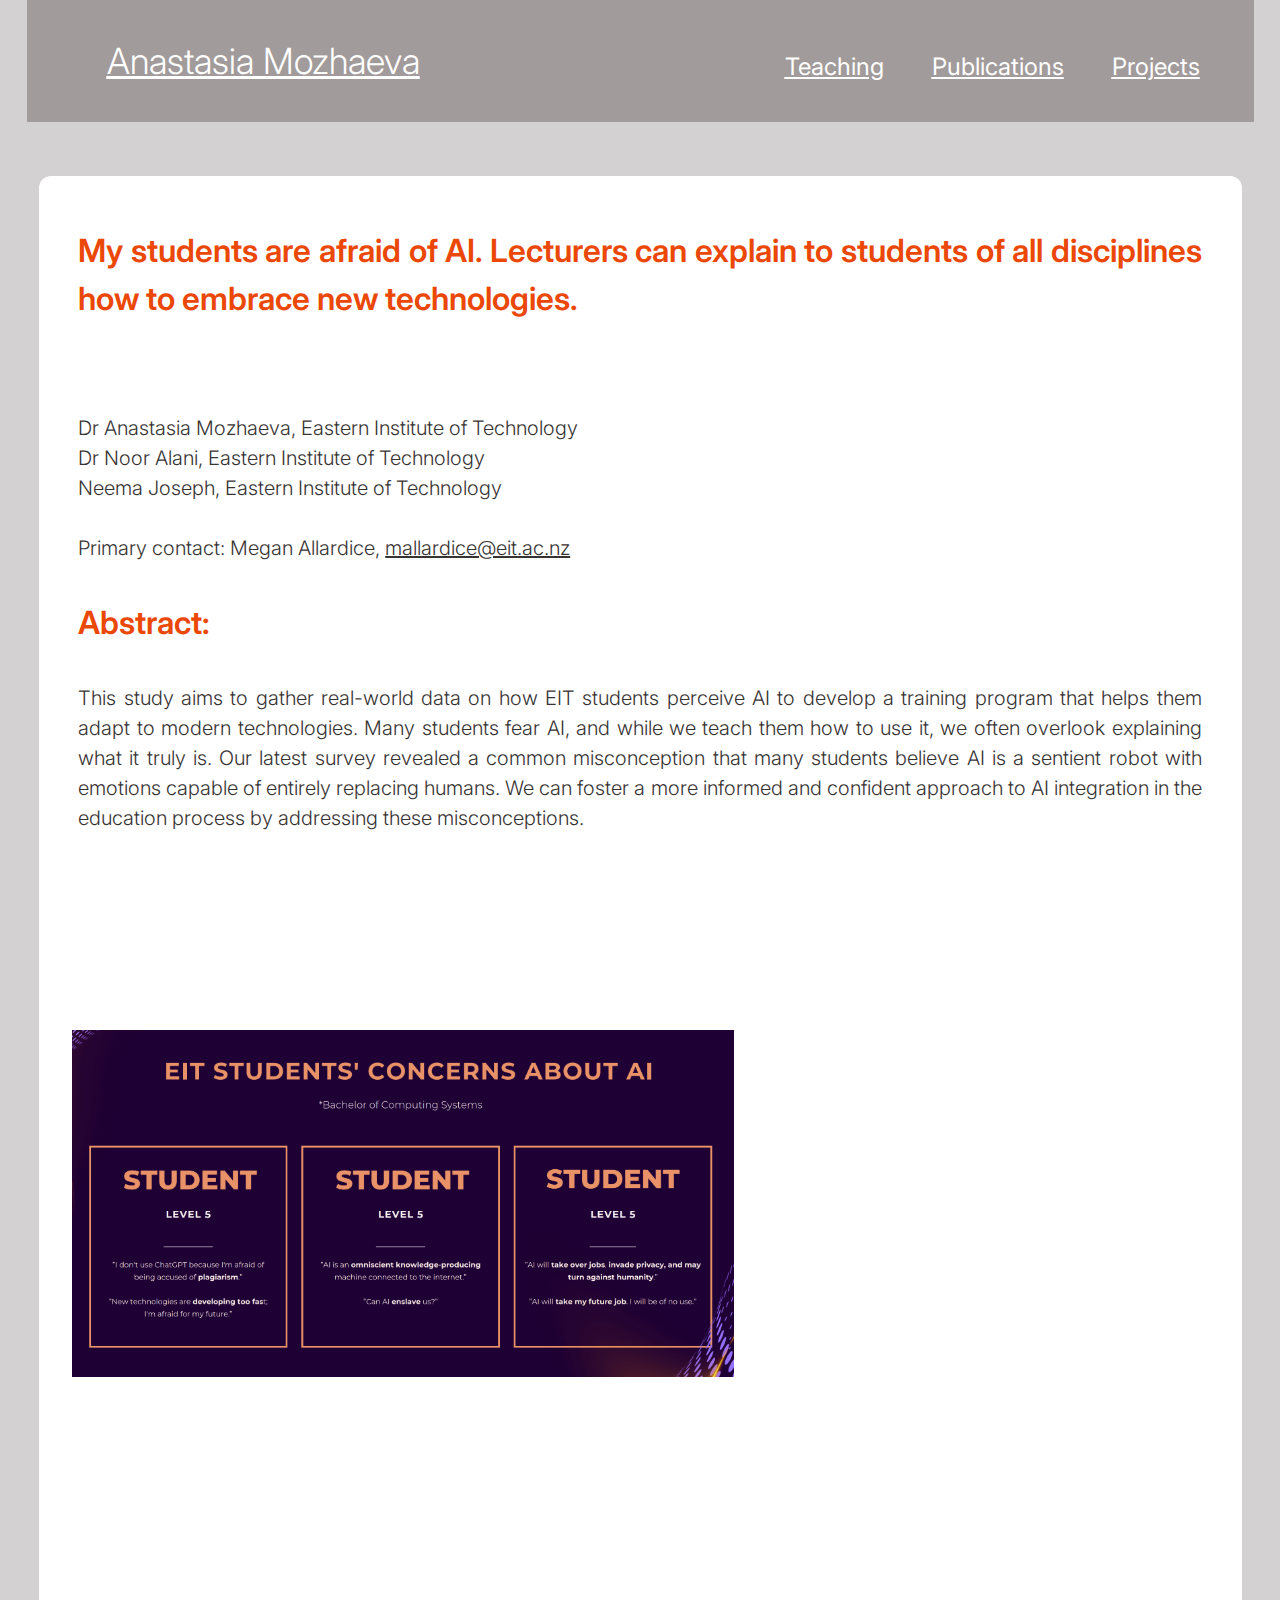
<file: AIproject.html>
<!DOCTYPE html>
<!-- This site was created by Dr Anastasia Mozhaeva -->
<html lang="en" xml:lang="en">
  
<head>
  <meta charset="UTF-8">
  <title>Anastasia Mozhaeva - Computing Lecturer & Researcher</title>
  <meta name="viewport" content="width=device-width, initial-scale=1.0">
  <link rel="canonical" href="https://anastasiamozz.github.io/EIT/">
  <meta name="description" content="Created by Dr Anastasia Mozhaeva">
  <!-- Preload critical images -->
  <link rel="preload" href="image/I1.jpg" as="image">

  <meta property="og:url" content="https://anastasiamozz.github.io/EIT/">
  <meta property="og:type" content="website">
  <meta property="og:description" content="Created by Dr Anastasia Mozhaeva">
  <meta property="og:image:type" content="image/jpeg">
  <meta property="og:image:width" content="1200">
  <meta property="og:image:height" content="630">
  <meta property="og:image" content="https://github.com/anastasiamozz/EIT/blob/main/image/I1.jpg">


  <link rel="preconnect" href="https://fonts.googleapis.com">
  <link rel="preconnect" href="https://fonts.gstatic.com" crossorigin>
  <link href="https://fonts.googleapis.com/css2?family=Inter:wght@300;400;500;600&display=swap" rel="stylesheet">
  
  <!-- This site was created by Dr A.Mozhaeva -->
  <script>
    window.F2W_REACTIONS=(()=>{const n=[];return{}})(),
    window.F2W_VARIABLES={"--Spacing-M":48},
    window.F2W_COLLECTION_VARS={"variable-collection":{"mode 1":{"--Spacing-M":48}}},
    window.F2W_COLLECTION_MODE_BPS={},
    window.F2W_COLOR_SCHEMES=void 0,
    window.F2W_LANGUAGES=void 0;
  </script>



</script><script>var Ue=Object.defineProperty,Ke=Object.defineProperties,Ye=Object.getOwnPropertyDescriptors,H=Object.getOwnPropertySymbols,oe=Object.prototype.hasOwnProperty,ie=Object.prototype.propertyIsEnumerable,re=(r,n,o)=>n in r?Ue(r,n,{enumerable:!0,configurable:!0,writable:!0,value:o}):r[n]=o,w=(r,n)=>{for(var o in n||(n={}))oe.call(n,o)&&re(r,o,n[o]);if(H)for(var o of H(n))ie.call(n,o)&&re(r,o,n[o]);return r},V=(r,n)=>Ke(r,Ye(n)),se=(r,n)=>{var o={};for(var i in r)oe.call(r,i)&&n.indexOf(i)<0&&(o[i]=r[i]);if(r!=null&&H)for(var i of H(r))n.indexOf(i)<0&&ie.call(r,i)&&(o[i]=r[i]);return o},ae=(r,n,o)=>new Promise((i,l)=>{var a=p=>{try{c(o.next(p))}catch(f){l(f)}},d=p=>{try{c(o.throw(p))}catch(f){l(f)}},c=p=>p.done?i(p.value):Promise.resolve(p.value).then(a,d);c((o=o.apply(r,n)).next())});function I(r,n){return Math.round(r*n)/n}function q(r,n,o,i){let l=(r+(i||"")).toString().includes("%");if(typeof r=="string"?[r,n,o,i]=r.match(/(0?\.?\d+)%?\b/g).map(a=>Number(a)):i!==void 0&&(i=Number.parseFloat(i)),typeof r!="number"||typeof n!="number"||typeof o!="number"||r>255||n>255||o>255)throw new TypeError("Expected three numbers below 256");if(typeof i=="number"){if(!l&&i>=0&&i<=1)i=Math.round(255*i);else if(l&&i>=0&&i<=100)i=Math.round(255*i/100);else throw new TypeError(`Expected alpha value (${i}) as a fraction or percentage`);i=(i|256).toString(16).slice(1)}else i="";return(o|n<<8|r<<16|1<<24).toString(16).slice(1)+i}function F(r){return r.filter(le)}function le(r){return r!=null}function $(r){console.warn(r)}function W(r){return typeof r=="object"&&r.type==="VARIABLE_ALIAS"}function qe(r){if("a"in r){let o=I(r.a,100);if(o!==1)return`rgba(${r.r},${r.g},${r.b},${o})`}let n=q(r.r,r.g,r.b);return n[0]===n[1]&&n[2]===n[3]&&n[4]===n[5]?`#${n[0]}${n[2]}${n[4]}`:`#${n}`}function Ze(r){let{r:n,g:o,b:i,a:l=1}=r;return{r:I(n*255,1),g:I(o*255,1),b:I(i*255,1),a:l}}function R(r){return`${I(r,10)}px`}function Z(r){return`${I(r,10)}%`}function ue(r){switch(typeof r){case"object":if(W(r))return`var(${r.id})`;if("r"in r)return qe(Ze(r));case"string":case"number":case"boolean":default:return String(r)}}function z(r){return"T"+r}function Q(r,n,o){let i=Object.entries(n);if(!i.length)return"";let l=[r+" {",...i.filter(([,a])=>a!==void 0&&a!=="").map(([a,d])=>`  ${a}: ${d};`),"}"];return o&&(l=l.map(a=>o+a)),l.join(`
`)}var Je={padding:"0",margin:"0"},et={a:{color:"inherit","text-decoration":"inherit"},input:{border:"none",font:"inherit",outline:"none","background-color":"inherit"},button:{"border-style":"none",width:"auto",overflow:"visible",background:"transparent",font:"inherit","background-color":"inherit","line-height":"normal",color:"inherit"},textarea:{font:"inherit","background-color":"inherit"},select:{font:"inherit","background-color":"inherit"},img:{display:"block"},picture:{display:"block"},video:{display:"block"},canvas:{display:"block"},svg:{display:"block"}},sn=Q("*",Je)+Object.entries(et).map(([r,n])=>Q(r,n)).join(`
`),de=["appear","mousedown","mouseenter","mouseleave","mouseup","timeout","click","press","drag","keydown","hover"];function ce(r,n,o){if(o.direction==="LEFT"){if(n==="BOTTOM_LEFT"||n==="TOP_LEFT")return[{eltId:r,props:[{key:"left",from:"100%",to:"0%"}]}];if(n==="BOTTOM_RIGHT"||n==="TOP_RIGHT")return[{eltId:r,props:[{key:"translate",from:"100% 0px",to:"0px 0px"}]}];{let i=n==="CENTER"?"-50%":"0px";return[{eltId:r,props:[{key:"left",from:"100%",to:"50%"},{key:"translate",from:`0px ${i}`,to:`-50% ${i}`}]}]}}else if(o.direction==="RIGHT"){if(n==="BOTTOM_LEFT"||n==="TOP_LEFT")return[{eltId:r,props:[{key:"translate",from:"-100% 0px",to:"0px 0px"}]}];if(n==="BOTTOM_RIGHT"||n==="TOP_RIGHT")return[{eltId:r,props:[{key:"right",from:"100%",to:"0px"}]}];{let i=n==="CENTER"?"-50%":"0px";return[{eltId:r,props:[{key:"left",from:"0px",to:"50%"},{key:"translate",from:`-100% ${i}`,to:`-50% ${i}`}]}]}}else if(o.direction==="TOP")if(n==="BOTTOM_LEFT"||n==="BOTTOM_RIGHT"||n==="BOTTOM_CENTER"){let i=n==="BOTTOM_CENTER"?"-50%":"0px";return[{eltId:r,props:[{key:"translate",from:`${i} 100%`,to:`${i} 0px`}]}]}else return n==="TOP_LEFT"||n==="TOP_RIGHT"||n==="TOP_CENTER"?[{eltId:r,props:[{key:"top",from:"100%",to:"0px"}]}]:[{eltId:r,props:[{key:"top",from:"100%",to:"50%"},{key:"translate",from:"-50% 0%",to:"-50% -50%"}]}];else if(o.direction==="BOTTOM"){if(n==="BOTTOM_LEFT"||n==="BOTTOM_RIGHT"||n==="BOTTOM_CENTER")return[{eltId:r,props:[{key:"bottom",from:"100%",to:"0px"}]}];if(n==="TOP_LEFT"||n==="TOP_RIGHT"||n==="TOP_CENTER"){let i=n==="TOP_CENTER"?"-50%":"0px";return[{eltId:r,props:[{key:"translate",from:`${i} -100%`,to:`${i} 0px`}]}]}else return[{eltId:r,props:[{key:"top",from:"0px",to:"50%"},{key:"translate",from:"-50% -100%",to:"-50% -50%"}]}]}else console.warn("Unsupported transition:",o);return[]}function G(r){if(r)return(...n)=>{if(!r)return;let o=r;return r=void 0,o(...n)}}var tt=r=>r instanceof HTMLElement||r instanceof SVGElement;function nt(r,n){if(!r.parentElement)return;let o=new MutationObserver(i=>{for(let l of i.filter(a=>a.type==="childList"))for(let a of l.removedNodes)a===r&&(n?.(),o.disconnect())});o.observe(r.parentElement,{childList:!0})}function _(r,n){let o=new MutationObserver(i=>{for(let l of i.filter(a=>a.type==="childList"))for(let a of l.addedNodes)tt(a)&&a.matches(r)&&nt(a,n(a))});return o.observe(document,{childList:!0,subtree:!0}),()=>o.disconnect()}var pe=new Set(["youtube-video","vimeo-video","spotify-audio","jwplayer-video","videojs-video","wistia-video","cloudflare-video","hls-video","shaka-video","dash-video"]);function rt(r){return pe.has(r.tagName.toLowerCase())||r.tagName==="VIDEO"}function ot(r){if(r.tagName!=="IFRAME")return!1;let n=r.src;return(n.includes("youtube.com")||n.includes("youtube-nocookie.com"))&&n.includes("enablejsapi=1")}var D=class{constructor(r){this.iframe=r,this.info={},this.messageListener=null,this.loaded=new Promise(n=>{let o=()=>{this.iframe.removeEventListener("load",o),setTimeout(()=>{this.requestYoutubeListening()})};this.iframe.addEventListener("load",o),this.messageListener=i=>{if(i.source===this.iframe.contentWindow&&i.data){let l;try{l=JSON.parse(i.data)}catch(a){console.error("YoutubeController messageListener",a);return}l.event==="onReady"&&this.iframe.removeEventListener("load",o),l.info&&(Object.assign(this.info,l.info),n(!0))}},window.addEventListener("message",this.messageListener),this.requestYoutubeListening()})}sendYoutubeMessage(r){return ae(this,arguments,function*(n,o=[]){var i;yield this.loaded,(i=this.iframe.contentWindow)==null||i.postMessage(JSON.stringify({event:"command",func:n,args:o}),"*")})}requestYoutubeListening(){var r;(r=this.iframe.contentWindow)==null||r.postMessage(JSON.stringify({event:"listening"}),"*")}get muted(){return this.info.muted}get volume(){return this.info.volume}set muted(r){r?this.sendYoutubeMessage("mute"):this.sendYoutubeMessage("unMute")}get currentTime(){return this.info.currentTime}set currentTime(r){this.sendYoutubeMessage("seekTo",[r,!0])}get paused(){return this.info.playerState===2}play(){this.sendYoutubeMessage("playVideo")}pause(){this.sendYoutubeMessage("pauseVideo")}static from(r){return r.f2w_yt_controller||(r.f2w_yt_controller=new D(r))}};function M(r){if(rt(r))return r;if(ot(r))return D.from(r)}function fe(r){let n=M(r);return n?()=>(n.muted=!n.muted,()=>{n.muted=!n.muted}):()=>console.warn("Video element not recognized",r)}function me(r){let n=M(r);return n?()=>(n.muted=!0,()=>{n.muted=!1}):()=>console.warn("Video element not recognized",r)}function ge(r){let n=M(r);return n?()=>(n.muted=!1,()=>{n.muted=!0}):()=>console.warn("Video element not recognized",r)}function ye(r){let n=M(r);return n?()=>(n.play(),()=>n.pause()):()=>console.warn("Video element not recognized",r)}function Ee(r){let n=M(r);return n?()=>(n.pause(),()=>n.play()):()=>console.warn("Video element not recognized",r)}function he(r){let n=M(r);return n?()=>(n.paused?n.play():n.pause(),()=>{n.paused?n.play():n.pause()}):()=>console.warn("Video element not recognized",r)}function xe(r,n){let o=M(r);return o?()=>{o.currentTime=n}:()=>console.warn("Video element not recognized",r)}function be(r,n){let o=M(r);return o?()=>(o.currentTime+=n,()=>{o.currentTime-=n}):()=>console.warn("Video element not recognized",r)}function Te(r,n){let o=M(r);return o?()=>(o.currentTime-=n,()=>{o.currentTime+=n}):()=>console.warn("Video element not recognized",r)}function Ne(){let r=navigator.userAgent;return r.includes("Safari")&&!r.includes("Chrome")}function ve(r){return r==="absolute"||r==="fixed"}var it=Ne();function U(r,n,o){r.animate(w({},n),{pseudoElement:o,iterations:1,duration:0,fill:"forwards"})}function J(r){return Object.fromEntries(r.map(n=>[n.camelKey,[n.from,n.to]]))}function K(r,n,o,i,l){let a=r.parentElement,d=getComputedStyle(r),c=getComputedStyle(a).display,p=c.endsWith("flex")||c.endsWith("grid"),f=ve(d.position),h=n.map(s=>V(w({},s),{camelKey:s.key.startsWith("--")?s.key:s.key.replace(/-([a-z])/g,(E,T)=>T.toUpperCase())})),A={},b=h.filter(s=>s.pseudo?!1:s.key.startsWith("--f2w-attr-")?(A[s.key.slice(11)]=s.to,!1):!0),u=J(b),x=J(h.filter(s=>s.pseudo==="::before")),C=J(h.filter(s=>s.pseudo==="::after")),m;u.display&&(u.display[0]==="none"?r.style.display=String(u.display[1]):u.display[1]==="none"&&p&&!f&&(r.style.display="none"),m=String(u.display[1]),delete u.display),it&&(Ce(r,u,"overflow"),Ce(r,u,"rowGap","gridRowGap"));let v=+getComputedStyle(r).getPropertyValue("--f2w-order");if(u["--f2w-order"]){let s=u["--f2w-order"][1];v=s===void 0?NaN:+s,isNaN(v)||r.style.setProperty("--f2w-order",String(v)),delete u["--f2w-order"]}if(isNaN(v)||l.add(a),u["--f2w-img-src"]){let s=r.f2w_image_lazy_loader,E=u["--f2w-img-src"][1];s||(r.f2w_image_lazy_loader=s=new Image,s.decoding="sync",s.onload=()=>{r.decoding="sync",r.setAttribute("src",E),delete r.f2w_image_lazy_loader}),s.src=E,delete u["--f2w-img-src"]}u.$innerHTML&&(r.innerHTML=String(u.$innerHTML[1]),delete u.$innerHTML);for(let[s,E]of Object.entries(A))r.setAttribute(s,String(E));if(u.left&&u.right){if(u.left[1]==="revert"&&u.right[0]==="revert"){let{right:s}=a.getBoundingClientRect(),{right:E}=r.getBoundingClientRect(),T=R(s-E);U(r,{left:"revert",right:T}),delete u.left,u.right[0]=T}else if(u.left[0]==="revert"&&u.right[1]==="revert"){let{left:s}=a.getBoundingClientRect(),{left:E}=r.getBoundingClientRect(),T=R(E-s);U(r,{right:"revert",left:T}),delete u.right,u.left[0]=T}}if(u.top&&u.bottom){if(u.top[1]==="revert"&&u.bottom[0]==="revert"){let{bottom:s}=a.getBoundingClientRect(),{bottom:E}=r.getBoundingClientRect(),T=R(s-E);U(r,{top:"revert",bottom:T}),delete u.top,u.bottom[0]=T}else if(u.top[0]==="revert"&&u.bottom[1]==="revert"){let{top:s}=a.getBoundingClientRect(),{top:E}=r.getBoundingClientRect(),T=R(E-s);U(r,{bottom:"revert",top:T}),delete u.bottom,u.top[0]=T}}u.backgroundImage&&b.filter(s=>s.key.startsWith("background-")).forEach(s=>{r.style.setProperty(s.key,String(s.to)),delete u[s.camelKey]});for(let[s,E]of[["before",x],["after",C]])E.display&&(E.display[1]==="none"?(r.classList.remove(s+"-visible"),r.classList.add(s+"-hidden")):(r.classList.remove(s+"-hidden"),r.classList.add(s+"-visible")));let g=(s,E,T=!1)=>{if(!(!T&&!Object.keys(s).length))return r.animate(w({easing:o},s),{pseudoElement:E,iterations:1,duration:i,fill:"both"})},y=g(u,void 0,!!m);m&&y.finished.then(()=>{r.style.display=m}),g(x,"::before"),g(C,"::after")}var Ce=(r,n,...o)=>{let i=o.find(l=>l in n);!i||(r.style[o[0]]=String(n[i][1]),delete n[i])},Pe=()=>window.F2W_REACTIONS,j=()=>window.F2W_VARIABLES,st=()=>window.F2W_COLLECTION_MODE_BPS,Oe=r=>{var n,o;return(o=(n=window.F2W_COLLECTION_VARS)==null?void 0:n[r])!=null?o:{}},at=(r,n)=>Oe(r)[n];function _e(r,n){j()[r]=n;let o=ue(n);document.body.style.setProperty(r,o);let i=`data${r.slice(1)}`;document.body.hasAttribute(i)&&document.body.setAttribute(i,o),document.dispatchEvent(new CustomEvent("f2w-set-variable",{detail:{id:r,value:n,str:o}}))}function X(r,n){var o;document.body.setAttribute(`data-${r}`,n);let i=(o=at(r,n))!=null?o:{};for(let[l,a]of Object.entries(i))_e(l,a)}function lt(r,n){X(r,n),ke(r,n)}function ke(r,n){var o,i;if((o=window.F2W_COLOR_SCHEMES)!=null&&o.includes(r))localStorage?.setItem(We,n);else if((i=window.F2W_LANGUAGES)!=null&&i.includes(r)){localStorage?.setItem(ze,n);let l=Array.from(document.head.querySelectorAll('link[rel="alternate"]')).find(a=>a.hreflang===n);l&&history.replaceState(null,"",new URL(l.href).pathname)}}function N(r){return typeof r=="number"?r:typeof r=="boolean"?r?1:0:typeof r=="string"?parseFloat(r):0}function O(r){return String(r)}function S(r){return typeof r=="string"?r==="true":!!r}function B(r,n){var o,i;if(r===void 0)return!1;if(W(r))return B(j()[r.id]);if(typeof r=="object"&&"expressionArguments"in r){let l=r.expressionArguments.map(d=>d.value).filter(d=>d!==void 0).map(d=>B(d,n)),a=(i=(o=r.expressionArguments[0])==null?void 0:o.resolvedType)!=null?i:"STRING";switch(r.expressionFunction){case"ADDITION":return a==="FLOAT"?l.map(N).reduce((d,c)=>d+c):l.map(O).reduce((d,c)=>d+c);case"SUBTRACTION":if(l.length!==2)throw new Error("Invalid expression");return N(l[0])-N(l[1]);case"DIVISION":if(l.length!==2)throw new Error("Invalid expression");return N(l[0])/N(l[1]);case"MULTIPLICATION":return l.map(N).reduce((d,c)=>d*c);case"NEGATE":if(l.length!==1)throw new Error("Invalid expression");return-N(l[0]);case"GREATER_THAN":if(l.length!==2)throw new Error("Invalid expression");return N(l[0])>N(l[1]);case"GREATER_THAN_OR_EQUAL":if(l.length!==2)throw new Error("Invalid expression");return N(l[0])>=N(l[1]);case"LESS_THAN":if(l.length!==2)throw new Error("Invalid expression");return N(l[0])<N(l[1]);case"LESS_THAN_OR_EQUAL":if(l.length!==2)throw new Error("Invalid expression");return N(l[0])<=N(l[1]);case"EQUALS":if(l.length!==2)throw new Error("Invalid expression");return a==="FLOAT"?N(l[0])===N(l[1]):a==="BOOLEAN"?S(l[0])===S(l[1]):O(l[0])===O(l[1]);case"NOT_EQUAL":if(l.length!==2)throw new Error("Invalid expression");return a==="FLOAT"?N(l[0])!==N(l[1]):a==="BOOLEAN"?S(l[0])!==S(l[1]):O(l[0])!==O(l[1]);case"AND":if(l.length!==2)throw new Error("Invalid expression");return S(l[0])&&S(l[1]);case"OR":if(l.length!==2)throw new Error("Invalid expression");return S(l[0])||S(l[1]);case"NOT":if(l.length!==1)throw new Error("Invalid expression");return!S(l[0]);case"VAR_MODE_LOOKUP":default:return console.warn(`Expression not implemented yet: ${r.expressionFunction}`),!1}}else return r}function te(r,n,o){let i=r.map(l=>ut(l,n,o));return(l,a)=>{let d=i.map(c=>c(l,a)).filter(c=>!!c);if(d.length)return(c,p)=>d.forEach(f=>f(c,p))}}function ut(r,n,o){for(;r.type==="ALIAS";)r=Pe()[r.alias];let i=dt(r,n,o);return l=>{if(r.type!=="ANIMATE"&&o==="drag"){let a=l.detail;if(!a.handled)return a.handled=!0,i(l)}if(!L){if(r.type==="ANIMATE"&&r.rootId){let a=document.getElementById(r.rootId);if(a!=null&&a.parentElement){let d=G(i(l));if(d){let c=a?.parentElement;for(;c&&((c.f2w_reset||(c.f2w_reset=[])).push(d),c=c.parentElement,c?.tagName!=="BODY"););}return d}}return i(l)}}}function dt(action,bound,trigger){var e,t;switch(action.type){case"BACK":return()=>{var r;return((r=window.F2W_PREVIEW_BACK)!=null?r:history.back)()};case"JS":return()=>eval(action.code);case"URL":return()=>{action.openInNewTab?window.open(action.url,"_blank"):window.F2W_PREVIEW_NAVIGATE?window.F2W_PREVIEW_NAVIGATE(action.url):location.assign(action.url)};case"SET_VARIABLE":let{variableId,variableValue}=action;if(variableId&&variableValue?.value!==void 0)return()=>_e(variableId,B(variableValue.value,variableId));break;case"SET_VARIABLE_MODE":let{variableCollectionName,variableModeName}=action;if(variableCollectionName&&variableModeName)return()=>lt(variableCollectionName,variableModeName);break;case"CONDITIONAL":let blocks=action.conditionalBlocks.map(r=>{let n=te(r.actions,bound,trigger),{condition:o}=r;return{test:o?()=>S(B(o.value)):()=>!0,run:n}});return()=>{let r=[];for(let n of blocks)if(n.test()){let o=n.run();o&&r.push(o);break}if(r.length)return n=>r.forEach(o=>o(n))};case"KEY_CONDITION":let run=te(action.actions,bound,trigger),keyCode=action.keyCodes[0],shiftKey=action.keyCodes.slice(1).includes(16),ctrlKey=action.keyCodes.slice(1).includes(17),altKey=action.keyCodes.slice(1).includes(18),metaKey=action.keyCodes.slice(1).includes(91);return r=>{if(r instanceof KeyboardEvent){if(r.keyCode!==keyCode||r.ctrlKey!==ctrlKey||r.altKey!==altKey||r.metaKey!==metaKey||r.shiftKey!==shiftKey)return;r.preventDefault(),r.stopPropagation(),run(r)}};case"CLOSE_OVERLAY":{if(action.self)return r=>{var n,o;return(o=(n=r?.target)==null?void 0:n.f2w_close)==null?void 0:o.call(n)};if(action.overlayId){let r=document.getElementById(action.overlayId);if(!r)break;return()=>{var n;return(n=r.f2w_close)==null?void 0:n.call(r)}}break}case"SCROLL_TO":if(!action.destinationId)break;let elt=document.getElementById(action.destinationId);if(!elt)break;return r=>{var n;r?.currentTarget instanceof HTMLAnchorElement&&r?.preventDefault(),elt.scrollIntoView({behavior:(n=action.transition)!=null&&n.type?"smooth":"instant"})};case"OVERLAY":if(!action.destinationId)break;let overlay=document.getElementById(action.destinationId);if(!overlay)break;let modal=Array(...overlay.children).find(r=>r.tagName!=="TEMPLATE");if(!modal)break;let{transition,overlayPositionType,overlayRelativePosition}=action,duration=Math.round(1e3*((e=transition?.duration)!=null?e:0)),animations=[{eltId:action.destinationId,props:[{key:"visibility",from:"hidden",to:"visible"},{key:"opacity",from:"0",to:"1"}]}];return overlayPositionType==="MANUAL"?()=>{var r,n,o;if(trigger==="hover"){let d=(r=bound.f2w_mouseleave_remove)==null?void 0:r.call(bound);if(d){let c=p=>{Se(p,bound)&&Se(p,modal)&&(d(),document.removeEventListener("mousemove",c))};document.addEventListener("mousemove",c)}}let i=animations.slice(0),l=R(bound.getBoundingClientRect().left+((n=overlayRelativePosition?.x)!=null?n:0)),a=R(bound.getBoundingClientRect().top+((o=overlayRelativePosition?.y)!=null?o:0));return modal.style.setProperty("left",l),modal.style.setProperty("top",a),transition?.type==="MOVE_IN"&&(transition.direction==="LEFT"?i.push({eltId:modal.id,props:[{key:"left",from:"100%",to:l}]}):transition.direction==="RIGHT"?i.push({eltId:modal.id,props:[{key:"left",from:"0px",to:l},{key:"translate",from:"-100% 0px",to:"0px 0px"}]}):transition.direction==="TOP"?i.push({eltId:modal.id,props:[{key:"top",from:"100%",to:a}]}):transition.direction==="BOTTOM"&&i.push({eltId:modal.id,props:[{key:"top",from:"0px",to:a},{key:"translate",from:"0px -100%",to:"0px 0px"}]})),ee(i,transition?.easing,duration,bound,trigger,`${trigger}(manual_overlay)`,overlay)()}:(transition?.type==="MOVE_IN"?animations.push(...ce(modal.id,overlayPositionType,transition)):transition!=null&&transition.type&&console.warn("Unsupported transition:",transition),ee(animations,transition?.easing,duration,bound,trigger,`${trigger}(overlay)`,overlay));case"ANIMATE":{let{animations:r,transition:n,rootId:o,reset:i}=action,l=Math.round(1e3*((t=n?.duration)!=null?t:0)),a=ee(r,n?.easing,l,bound,trigger,i?`${trigger}(+reset)`:trigger);return i&&o?(d,c)=>{let p=document.getElementById(o);if(p){let{f2w_reset:f}=p;f!=null&&f.length&&(delete p.f2w_reset,f.reverse().forEach(h=>h(void 0,!0)))}return a(d,c)}:a}case"UPDATE_MEDIA_RUNTIME":{if(!action.destinationId)break;let r=document.getElementById(action.destinationId);if(!r)break;switch(action.mediaAction){case"MUTE":return me(r);case"UNMUTE":return ge(r);case"TOGGLE_MUTE_UNMUTE":return fe(r);case"PLAY":return ye(r);case"PAUSE":return Ee(r);case"TOGGLE_PLAY_PAUSE":return he(r);case"SKIP_BACKWARD":return Te(r,action.amountToSkip);case"SKIP_FORWARD":return be(r,action.amountToSkip);case"SKIP_TO":return xe(r,action.newTimestamp)}}default:return()=>console.warn("Action not implemented yet: "+action.type)}return()=>{}}var Ae=9999;function ee(r,n="linear",o,i,l,a,d){return c=>{let p=r;d&&(document.body.parentElement.style.overflow="hidden",p=[{eltId:d.id,props:[{key:"z-index",from:0,to:Ae++}]},...p]);let f=k(p,n,o,i,l,a,c),h=G((A,b)=>{d&&(Ae--,document.body.parentElement.style.overflow=""),k(f,n,b?0:o,i,l,`${a}(revert)`)});return d&&(d.f2w_close=h),h}}var we=new Map;function k(r,n,o,i,l,a,d){var c,p,f;let h=[],A=new Set;if(l==="drag")return ct(r,n,o,i,d.detail),[];for(let{eltId:b,altId:u,props:x,reactions:C}of r){let m=document.getElementById(b);if(!m){let v=we.get(b);v&&(m=document.getElementById(v))}if(!m){$(`Can't find element for id: ${b}`);continue}if(u){let v=document.getElementById(u);if(!v){let s=document.getElementById(z(u));if(!s){$(`Can't find template for id: ${u}`);continue}v=((c=s.content)==null?void 0:c.cloneNode(!0)).querySelector("*")}let{f2w_mouseup:g}=m,y=(p=m.f2w_mouseleave_remove)==null?void 0:p.call(m);if(y&&He(v,y),g&&v.addEventListener("mouseup",g),(y||g)&&Be(v),Fe(v,!0,o),o)m.insertAdjacentElement("afterend",v),K(m,[{key:"display",from:getComputedStyle(m).display,to:"none"}],n,o,A),K(v,[{key:"opacity",from:0,to:"revert-layer"},{key:"display",from:"none",to:"revert-layer"}],n,o,A);else{m.parentElement.replaceChild(v,m);let s=document.getElementById(z(b));s||(s=document.createElement("template"),s.id=z(b),s.innerHTML=m.outerHTML,v.insertAdjacentElement("afterend",s)),we.set(b,v.id)}h.push({eltId:v.id,altId:m.id}),isNaN(+getComputedStyle(v).getPropertyValue("--f2w-order"))||A.add(v.parentElement)}else{let v=(x||[]).map(y=>{let s=Re(m,y.key,y.from),E=Re(m,y.key,y.to);return{key:y.key,pseudo:y.pseudo,from:s,to:E}}).filter(y=>y.from!==y.to);K(m,v,n,o,A),C&&(l!=="hover"&&((f=m.f2w_mouseleave_remove)==null||f.call(m)),C.forEach(y=>De(m,y.type,y.to,o)));let g={eltId:b,props:v.map(y=>{let s={key:y.key,from:y.to,to:y.from};return y.pseudo&&(s.pseudo=y.pseudo),s})};C&&(g.reactions=C.map(y=>({type:y.type,from:y.to,to:y.from}))),h.push(g)}}for(let b of A){let u=Array.from(b.children).map((C,m)=>({it:C,i:m})),x=!1;u.sort((C,m)=>{let v=+(getComputedStyle(C.it).getPropertyValue("--f2w-order")||"99999"),g=+(getComputedStyle(m.it).getPropertyValue("--f2w-order")||"99999");return v-g}).forEach((C,m)=>{x?b.appendChild(C.it):x=m!==C.i})}return h}function Be(r){let n=r;for(;n;)n.classList.remove("pointer-events-none"),n=n.parentElement}function ct(r,n,o,i,l){if(l.handled)return;let a=i.getBoundingClientRect(),d=k(r.filter(u=>u.props).map(({eltId:u,props:x})=>({eltId:u,props:x})),"linear",0,i,"click","drag_start(tmp)"),c=i.getBoundingClientRect(),p=c.left-a.left,f=c.top-a.top,h=Math.sqrt(p*p+f*f);k(d,"linear",0,i,"click","drag_start(tmp undo)");let{x:A,y:b}=ne(l.start,l.end);if(A>0&&p>0||A<0&&p<0||p===0&&(b>0&&f>0||b<0&&f<0)){l.handled=!0;let u=r.map(m=>{var v;return V(w({},m),{swapped:!1,props:(v=m.props)==null?void 0:v.map(g=>V(w({},g),{curr:g.from}))})}),x=m=>{let{x:v,y:g}=ne(m.start,m.end),y=(v*p+g*f)/h;return Math.max(0,Math.min(100,100*y/h))},C=m=>{m.end.preventDefault(),m.end.stopPropagation();let v=x(m);k(F(u.map(g=>{let y=g,{reactions:s}=y,E=se(y,["reactions"]);if(g.props)return V(w({},E),{props:g.props.map(T=>{let je=yt(T,v),Ge=T.curr;return T.curr=je,V(w({},T),{from:Ge,to:je})})});if(g.altId){if(v<50&&g.swapped)return g.swapped=!1,{altId:g.eltId,eltId:g.altId};if(v>=50&&!g.swapped)return g.swapped=!0,E}})),"linear",0,i,"click","dragging")};C(l),i.f2w_drag_listener=m=>{if(C(m),m.finished){let v=x(m);k(F(u.map(g=>{if(g.props){let y=v<50?void 0:g.reactions;return{eltId:g.eltId,props:g.props.map(s=>V(w({},s),{from:s.curr,to:v<50?s.from:s.to})),reactions:y}}if(g.altId){if(v<50&&g.swapped)return g.swapped=!1,{altId:g.eltId,eltId:g.altId};if(v>=50&&!g.swapped)return g.swapped=!0,g}})),n,o,i,"click","drag_end")}}}}function Re(r,n,o){return o!=="$current"?o:getComputedStyle(r).getPropertyValue(n)}function Fe(r,n=!1,o=0){for(let i of de)for(let l of pt(r,`[data-reaction-${i}]`,n))De(l,i,l.getAttribute(`data-reaction-${i}`),o)}function pt(r,n,o=!1){let i=[...r.querySelectorAll(n)];return o&&r.matches(n)&&i.unshift(r),i}function De(r,n,o="",i=0){var l;if(!o&&n!=="hover"){mt(r,n);return}let a=0;if(o[0]==="T"){let f=o.indexOf("ms");a=parseFloat(o.slice(1,f))||0,o=o.slice(f+3)}let d=Pe(),c=F(o.split(",").map(f=>d[f])),p=te(c,r,n);if(n==="timeout"){ft(r,()=>p(),a+i);return}if(Be(r),n==="press"){let f,h=()=>{f?.(),f=void 0};r.f2w_mouseup=h,Y(r,"mousedown",A=>{f?.(),f=p(A)},n,P(r,"mouseup",h))}else if(n==="drag")Y(r,"dragging",f=>{p(f)},n);else if(n==="hover"){let f,h=C=>{f||(f=G(p(C)))},A=(l=r.f2w_mouseleave_remove)==null?void 0:l.call(r),b=()=>{f?.(),f=void 0,A?.()},u=setTimeout(()=>{r.matches(":hover")&&h()},i),x=He(r,b,u);Y(r,"mouseenter",h,n,x)}else n==="keydown"&&!r.getAttribute("tabindex")&&r.setAttribute("tabindex","-1"),n==="appear"&&Et.observe(r),Y(r,n,f=>{n!=="keydown"&&f.stopPropagation(),a?setTimeout(()=>p(f),a):p(f)},n)}function He(r,n,o=0){let i=P(r,"mouseleave",n),l=()=>(i(),clearTimeout(o),r.f2w_mouseleave===n&&delete r.f2w_mouseleave,r.f2w_mouseleave_remove===l&&delete r.f2w_mouseleave_remove,n);return r.f2w_mouseleave=n,r.f2w_mouseleave_remove=l}function Se({clientX:r,clientY:n},o){let{top:i,left:l,right:a,bottom:d}=o.getBoundingClientRect();return r>a+2||r<l-2||n>d+2||n<i-2}function $e(r){return`f2w_cleanup_${r}`}function ft(r,n,o){var i;let l=setTimeout(n,o);(i=r.f2w_cleanup_timeout)==null||i.call(r),r.f2w_cleanup_timeout=()=>{delete r.f2w_cleanup_timeout,clearTimeout(l)}}function mt(r,n){var o;let i=$e(n);(o=r[i])==null||o.call(r)}function Y(r,n,o,i,...l){var a;let d=[...l,P(r,n,o)],c=$e(i);(a=r[c])==null||a.call(r),r[c]=()=>{delete r[c],d.forEach(p=>p())}}function P(r,n,o,i){let l=a=>{!r.isConnected||o(a)};return r.addEventListener(n,l,i),()=>{r.removeEventListener(n,l,i)}}var We="f2w-color-scheme",ze="f2w-lang";if(window.F2W_THEME_SWITCH=r=>{var n;return(n=window.F2W_COLOR_SCHEMES)==null?void 0:n.forEach(o=>X(o,r))},window.F2W_COLOR_SCHEMES){let r=matchMedia("(prefers-color-scheme: dark)").matches?"dark":"light",n=localStorage==null?void 0:localStorage.getItem(We);_("body",()=>{var o,i;let l=document.body.getAttribute("data-preview-theme"),a=(o=l??n)!=null?o:r;(i=window.F2W_THEME_SWITCH)==null||i.call(window,a)})}if(window.F2W_LANGUAGES){let r=localStorage==null?void 0:localStorage.getItem(ze);_("body",()=>{var n,o,i;let l=Array.from(document.head.querySelectorAll('link[rel="alternate"]'));l.length===0||l.some(d=>d.getAttribute("hreflang")==="x-default"&&d.getAttribute("href")===window.location.href)||(r=document.documentElement.lang);let a=(o=(n=document.head.querySelector('link[rel="canonical"]'))==null?void 0:n.href)==null?void 0:o.endsWith("/404/");(i=window.F2W_LANGUAGES)==null||i.forEach(d=>{var c;let p=Object.fromEntries(Object.entries(Oe(d)).map(([h])=>[h.toLowerCase(),h])),f=[...navigator.languages];r&&f.unshift(r);for(let h of f){h=h.toLowerCase();let A=h.split("-")[0],b=(c=p[h])!=null?c:p[A];if(b){X(d,b),a||ke(d,b);break}}})})}var Me={},gt=Object.fromEntries(Object.entries(st()).map(([r,n])=>[r,Object.entries(n).map(([o,{minWidth:i}])=>({name:o,minWidth:i}))]));function Ve(){var r;let n=((r=window.visualViewport)==null?void 0:r.width)||window.innerWidth;for(let[o,i]of Object.entries(gt)){let l=[...i],a=l.splice(0,1)[0].name;for(let{name:d,minWidth:c}of l)n>=c&&(a=d);a!==Me[o]&&(X(o,a),Me[o]=a)}}var L=!1;_("body",()=>{let r,n=!1;P(document,"mousedown",o=>{r=o,L=!1}),P(document,"mousemove",o=>{var i,l,a;if(r&&ne(r,o).dist>2){let d={start:r,end:o};L?(a=(l=r.target)==null?void 0:l.f2w_drag_listener)==null||a.call(l,d):((i=r.target)==null||i.dispatchEvent(new CustomEvent("dragging",{detail:d})),L=!0,n=!0)}}),P(document,"mouseup",o=>{var i,l;r&&L&&((l=(i=r.target)==null?void 0:i.f2w_drag_listener)==null||l.call(i,{start:r,end:o,finished:!0})),r=void 0,L=!1}),P(document,"mouseup",o=>{var i,l;r&&L&&((l=(i=r.target)==null?void 0:i.f2w_drag_listener)==null||l.call(i,{start:r,end:o,finished:!0})),r=void 0,L=!1}),P(document,"click",o=>{n&&(n=!1,o.preventDefault(),o.stopPropagation())},{capture:!0}),Ve(),window.addEventListener("resize",Ve)}),addEventListener("DOMContentLoaded",()=>Fe(document)),addEventListener("DOMContentLoaded",()=>{if("mediumZoom"in window){let r=mediumZoom("[data-zoomable]");r.on("open",n=>{let o=getComputedStyle(n.target).objectFit,i=n.detail.zoom.getZoomedImage();o&&i&&(i.style.objectFit=o)}),r.on("closed",n=>{let o=n.detail.zoom.getZoomedImage();o.style.objectFit=""})}});function Ie(r){return r.endsWith("px")||r.endsWith("%")||r.startsWith("calc")}function Le(r){return r.startsWith("calc")?r.slice(4):r}function yt({from:r,to:n},o){if(r===n)return n;if(typeof r=="number"&&typeof n=="number")return r+(n-r)*(o/100);if(typeof r=="string"&&typeof n=="string"){if(r==="none"||n==="none"||r==="auto"||n==="auto")return o<50?r:n;if(r.endsWith("px")&&n.endsWith("px")){let i=parseFloat(r),l=parseFloat(n);return R(i+(l-i)*(o/100))}if(r.endsWith("%")&&n.endsWith("%")){let i=parseFloat(r),l=parseFloat(n);return Z(i+(l-i)*(o/100))}if(Ie(r)&&Ie(n)){let i=Le(r),l=Le(n);return`calc(${i} + (${l} - ${i}) * ${o/100})`}if(r.startsWith("rgb")&&n.startsWith("rgb")){let i=r.match(/\d+/g).map(Number),l=n.match(/\d+/g).map(Number);return`rgb(${i.map((a,d)=>a+(l[d]-a)*(o/100)).join(",")})`}}return o<50?r:n}function ne(r,n){let o=n.clientX-r.clientX,i=n.clientY-r.clientY;return{x:o,y:i,dist:Math.sqrt(Math.pow(o,2)+Math.pow(i,2))}}_("[data-bound-characters]",r=>{let n=()=>{let o=r.getAttribute("data-bound-characters"),i=O(B(j()[o]));i!==r.textContent&&(r.textContent=i)};return n(),document.addEventListener("f2w-set-variable",n),()=>document.removeEventListener("f2w-set-variable",n)}),_("[data-bound-visible]",r=>{let n=()=>{let o=r.getAttribute("data-bound-visible"),i=O(B(j()[o]));i!==void 0&&r.setAttribute("data-visible",i)};return n(),document.addEventListener("f2w-set-variable",n),()=>document.removeEventListener("f2w-set-variable",n)});var Et=new IntersectionObserver((r,n)=>{r.forEach(o=>{o.isIntersecting&&(n.unobserve(o.target),o.target.dispatchEvent(new CustomEvent("appear")))})},{threshold:.1});addEventListener("load",()=>{let r=window.location.hash.slice(1),n=new RegExp(r+"(_\\d+)?$");for(let o of document.querySelectorAll(`[id^="${r}"]`))if(n.test(o.id)&&o.getBoundingClientRect().height>0)return o.scrollIntoView()});

</script><link href="https://fonts.googleapis.com/css2?family=Inter:wght@300;400;600&amp;display=swap" rel="stylesheet"><style>*,:before,:after{box-sizing:border-box}

body{-webkit-font-smoothing:antialiased}textarea:focus-visible{outline:none}button{-webkit-font-smoothing:inherit;-moz-osx-font-smoothing:inherit;-webkit-appearance:none}*{margin:0;padding:0}a{color:inherit;-webkit-text-decoration:inherit;text-decoration:inherit}input{font:inherit;background-color:inherit;border:none;outline:none}button{font:inherit;background:0 0;background-color:inherit;color:inherit;border-style:none;width:auto;line-height:normal;overflow:visible}textarea,select{font:inherit;background-color:inherit}img,picture,video,canvas,svg{display:block}[data-reaction-click]{cursor:pointer}[data-visible=false]{display:none!important}.before-hidden:before,.after-hidden:after{display:none}.before-visible:before,.after-visible:after{content:""}::placeholder{color:inherit;opacity:.54}body *{scrollbar-width:none}body ::-webkit-scrollbar{display:none}[name=honey-pot-field]{display:none!important}.text{white-space:pre-wrap;overflow-wrap:break-word}.pointer-events-none{pointer-events:none}body{--Spacing-M:48}#_{background-color:#d3d1d1;min-height:100vh;display:grid}

#Frame{background-color:#d3d1d1;border-radius:0;width:1227px;min-width:1227px;max-width:1227px;min-height:2713px;max-height:2713px;margin:0 auto;position:relative;overflow:hidden}

#Group_7{--f2w-order:2;width:1203px;height:2411px;position:absolute;top:176px;left:12px}

#Group_6{--f2w-order:0;width:1203px;height:2411px;position:absolute;top:0;left:0}#Image{--f2w-order:0;background-color:#fff;border-radius:12px;width:1203px;height:2411px;position:absolute;top:0;left:0;overflow:hidden}

#Copy{grid-row-gap:40px;--f2w-order:0;border-radius:0;flex-flow:column;justify-content:flex-start;align-items:start;width:539px;height:129px;padding:0;display:flex;position:absolute;top:34px;left:862px}

#Paragraph{text-align:justify;color:#0000;--f2w-order:1;-webkit-background-clip:text;background-clip:text;width:93.4%;height:735px;line-height:150%;display:inline;position:absolute;top:51px;left:3.3%;right:3.2%}
#__1{color:#eb4706;-webkit-background-clip:text;background-clip:text;font-family:Inter;font-size:32px;font-weight:600;line-height:150%}
#__3{color:#eb4706;-webkit-background-clip:text;background-clip:text;font-family:Inter;font-size:36px;font-weight:600;line-height:150%}
#__5{color:#373333;-webkit-background-clip:text;background-clip:text;font-family:Inter;font-size:24px;font-weight:300;line-height:150%}
#__7{color:#373333;-webkit-background-clip:text;background-clip:text;font-family:Inter;font-size:20px;font-weight:300;line-height:150%}
#__12{color:#373333;-webkit-background-clip:text;background-clip:text;font-family:Inter;font-size:20px;font-weight:300;line-height:150%;text-decoration:underline}
#__14{color:#373333;-webkit-background-clip:text;background-clip:text;font-family:Inter;font-size:24px;font-weight:300;line-height:150%}
#__16{color:#eb4706;-webkit-background-clip:text;background-clip:text;font-family:Inter;font-size:32px;font-weight:600;line-height:150%}
#__18{color:#373333;-webkit-background-clip:text;background-clip:text;font-family:Inter;font-size:24px;font-weight:300;line-height:150%}
#__20{color:#373333;-webkit-background-clip:text;background-clip:text;font-family:Inter;font-size:20px;font-weight:300;line-height:150%}
#AI1_1{--f2w-order:2;aspect-ratio:1.91;border-radius:0;width:auto;height:347px;position:absolute;top:854px;left:33px;overflow:hidden}
#__21{object-fit:cover;width:100%;height:100%;position:absolute;inset:0}
#AI2_1{--f2w-order:3;aspect-ratio:2.28;border-radius:0;width:auto;height:291px;position:absolute;top:1262px;left:33px;overflow:hidden}
#__22{object-fit:cover;width:100%;height:100%;position:absolute;inset:0}
#S3_1{--f2w-order:4;aspect-ratio:1.9;border-radius:0;width:auto;height:348px;position:absolute;top:1614px;left:33px;overflow:hidden}
#__23{object-fit:cover;width:100%;height:100%;position:absolute;inset:0}
#AI3_1{--f2w-order:5;aspect-ratio:2.07;border-radius:0;width:auto;height:316px;position:absolute;top:2023px;left:42px;overflow:hidden}
#__24{object-fit:cover;width:100%;height:100%;position:absolute;inset:0}

#Buttons_Icon{--f2w-order:3;border-radius:4px;width:75px;height:70px;position:absolute;top:4607px;left:117px}

#Icon{--f2w-order:0;border-radius:0;width:24px;height:24px;position:absolute;top:8px;left:8px}

#Navigation{--f2w-order:4;background-color:#a29b9b;border-radius:0;width:100%;height:122px;position:absolute;top:0;left:0;right:0;overflow:hidden}#_152_172{text-align:left;color:#fff;--f2w-order:0;-webkit-background-clip:text;background-clip:text;justify-content:flex-start;align-items:center;width:396px;height:41px;font-family:Inter;font-size:36px;font-weight:300;line-height:150%;text-decoration:underline;display:inline-flex;position:absolute;top:40px;left:80px}
#__26{color:#fff;-webkit-background-clip:text;background-clip:text;font-family:Inter;font-size:36px;font-weight:300;line-height:150%;text-decoration:underline}

#Items{grid-column-gap:calc(1px*var(--Spacing-M));--f2w-order:1;border-radius:0;flex-flow:row;justify-content:flex-end;align-items:center;padding:0;display:flex;position:absolute;top:49px;right:54px}
#_152_174{text-align:left;color:#fff;--f2w-order:0;-webkit-background-clip:text;background-clip:text;flex-shrink:0;width:max-content;margin:0;font-family:Inter;font-size:24px;font-weight:400;line-height:150%;text-decoration:underline;display:inline;position:relative}
#__28{color:#fff;-webkit-background-clip:text;background-clip:text;font-family:Inter;font-size:24px;font-weight:400;line-height:150%;text-decoration:underline}
#_152_175{text-align:left;color:#fff;--f2w-order:1;-webkit-background-clip:text;background-clip:text;flex-shrink:0;width:max-content;margin:0;font-family:Inter;font-size:24px;font-weight:400;line-height:150%;text-decoration:underline;display:inline;position:relative}
#__30{color:#fff;-webkit-background-clip:text;background-clip:text;font-family:Inter;font-size:24px;font-weight:400;line-height:150%;text-decoration:underline}
#_152_176{text-align:left;color:#fff;--f2w-order:2;-webkit-background-clip:text;background-clip:text;flex-shrink:0;width:max-content;margin:0;font-family:Inter;font-size:24px;font-weight:400;line-height:150%;text-decoration:underline;display:inline;position:relative}
#__32{color:#fff;-webkit-background-clip:text;background-clip:text;font-family:Inter;font-size:24px;font-weight:400;line-height:150%;text-decoration:underline}

</style>

<style>article.prose{line-height:1.75;display:contents}article.prose a{font-weight:500;text-decoration:underline}article.prose h1{margin-block:0 1.23em;font-size:2.25em;line-height:1.11}article.prose h2{margin-block:2em 1em;font-size:1.5em;line-height:1.34}article.prose h3{margin-block:1.6em .6em;font-size:1.25em;line-height:1.6}article.prose h4{margin-top:1.5em;margin-bottom:.5em;line-height:1.5}article.prose img{width:100%;margin-block:2em}article.prose blockquote{margin-block:1.6em;padding:.75em 1.25em}article.prose ul,article.prose ol{padding-inline-start:1.5em}article.prose table{table-layout:auto;width:100%;margin:1.5em 0}article.prose thead th{vertical-align:bottom;font-weight:600}article.prose tbody td{vertical-align:baseline}article.prose tfoot td{vertical-align:top}article.prose th,article.prose td{text-align:start;padding:.75em}article.prose thead th:first-child,article.prose tbody td:first-child,article.prose tfoot td:first-child{padding-inline-start:0}article.prose thead th:last-child,article.prose tbody td:last-child,article.prose tfoot td:last-child{padding-inline-end:0}article.prose thead{box-shadow:0 1px #ffffffbf,0 1px}article.prose tbody tr{box-shadow:0 1px #ffffffd9,0 1px}article.prose hr{opacity:.3;margin:3em 0}</style>

</head><body id="_">
  <div id="Frame">
    <div id="Group_7">
      <div id="Group_6">
        <div id="Image">
          <div id="Copy" class="pointer-events-none">
          </div>
          <span id="Paragraph"><span id="__0"><span id="__1" class="text">My students are afraid of AI. Lecturers can explain to students of all disciplines how to embrace new technologies.<br id="__2"></span><span id="__3" class="text"><br id="__4"></span><span id="__5" class="text"><br id="__6"></span><span id="__7" class="text">Dr Anastasia Mozhaeva, Eastern Institute of Technology<br id="__8">Dr Noor Alani, Eastern Institute of Technology <br id="__9">Neema Joseph, Eastern Institute of Technology <br id="__10"><br id="__11">Primary contact: Megan Allardice, </span><a href="mailto:mallardice@eit.ac.nz" target="_blank" id="__12" class="text">mallardice@eit.ac.nz<br id="__13"></a><span id="__14" class="text"><br id="__15"></span><span id="__16" class="text">Abstract:<br id="__17"></span><span id="__18" class="text"><br id="__19"></span><span id="__20" class="text">This study aims to gather real-world data on how EIT students perceive AI to develop a training program that helps them adapt to modern technologies. Many students fear AI, and while we teach them how to use it, we often overlook explaining what it truly is. Our latest survey revealed a common misconception that many students believe AI is a sentient robot with emotions capable of entirely replacing humans. We can foster a more informed and confident approach to AI integration in the education process by addressing these misconceptions.</span></span></span>
          <div id="AI1_1" class="pointer-events-none">
            <img src=" image/S1.png"  id="__21" fetchpriority="high" decoding="async">
          </div>
          <div id="AI2_1" class="pointer-events-none">
            <img src="image/S2.png"  id="__22" loading="lazy" decoding="async">
          </div>
          <div id="S3_1" class="pointer-events-none">
            <img src="image/S3.png" alt="S3 1" id="__23" loading="lazy" decoding="async">
          </div>
          <div id="AI3_1" class="pointer-events-none">
            <img src="image/S4.png" alt="AI3 1" id="__24" loading="lazy" decoding="async">
          </div>
        </div>
      </div>
    </div>
    <div id="Buttons_Icon">
      <div id="Icon" class="pointer-events-none">
      </div>
    </div>
    <div id="Navigation">
      <span id="_152_172"><span id="__25"><a data-node-id="383:1190" href="index.html" id="__26" class="text">Anastasia Mozhaeva</a></span></span>
      <div id="Items">
        <span id="_152_174"><span id="__27"><a data-node-id="74:28" href="teaching.html" id="__28" class="text">Teaching</a></span></span>
        <span id="_152_175"><span id="__29"><a data-node-id="140:44" href="publications.html" id="__30" class="text">Publications</a></span></span>
        <span id="_152_176"><span id="__31"><a data-node-id="336:444" href="works.html" id="__32" class="text">Projects</a></span></span>
      </div>
    </div>
  </div>
</body></html>
  </div>
</body></html>
</file>
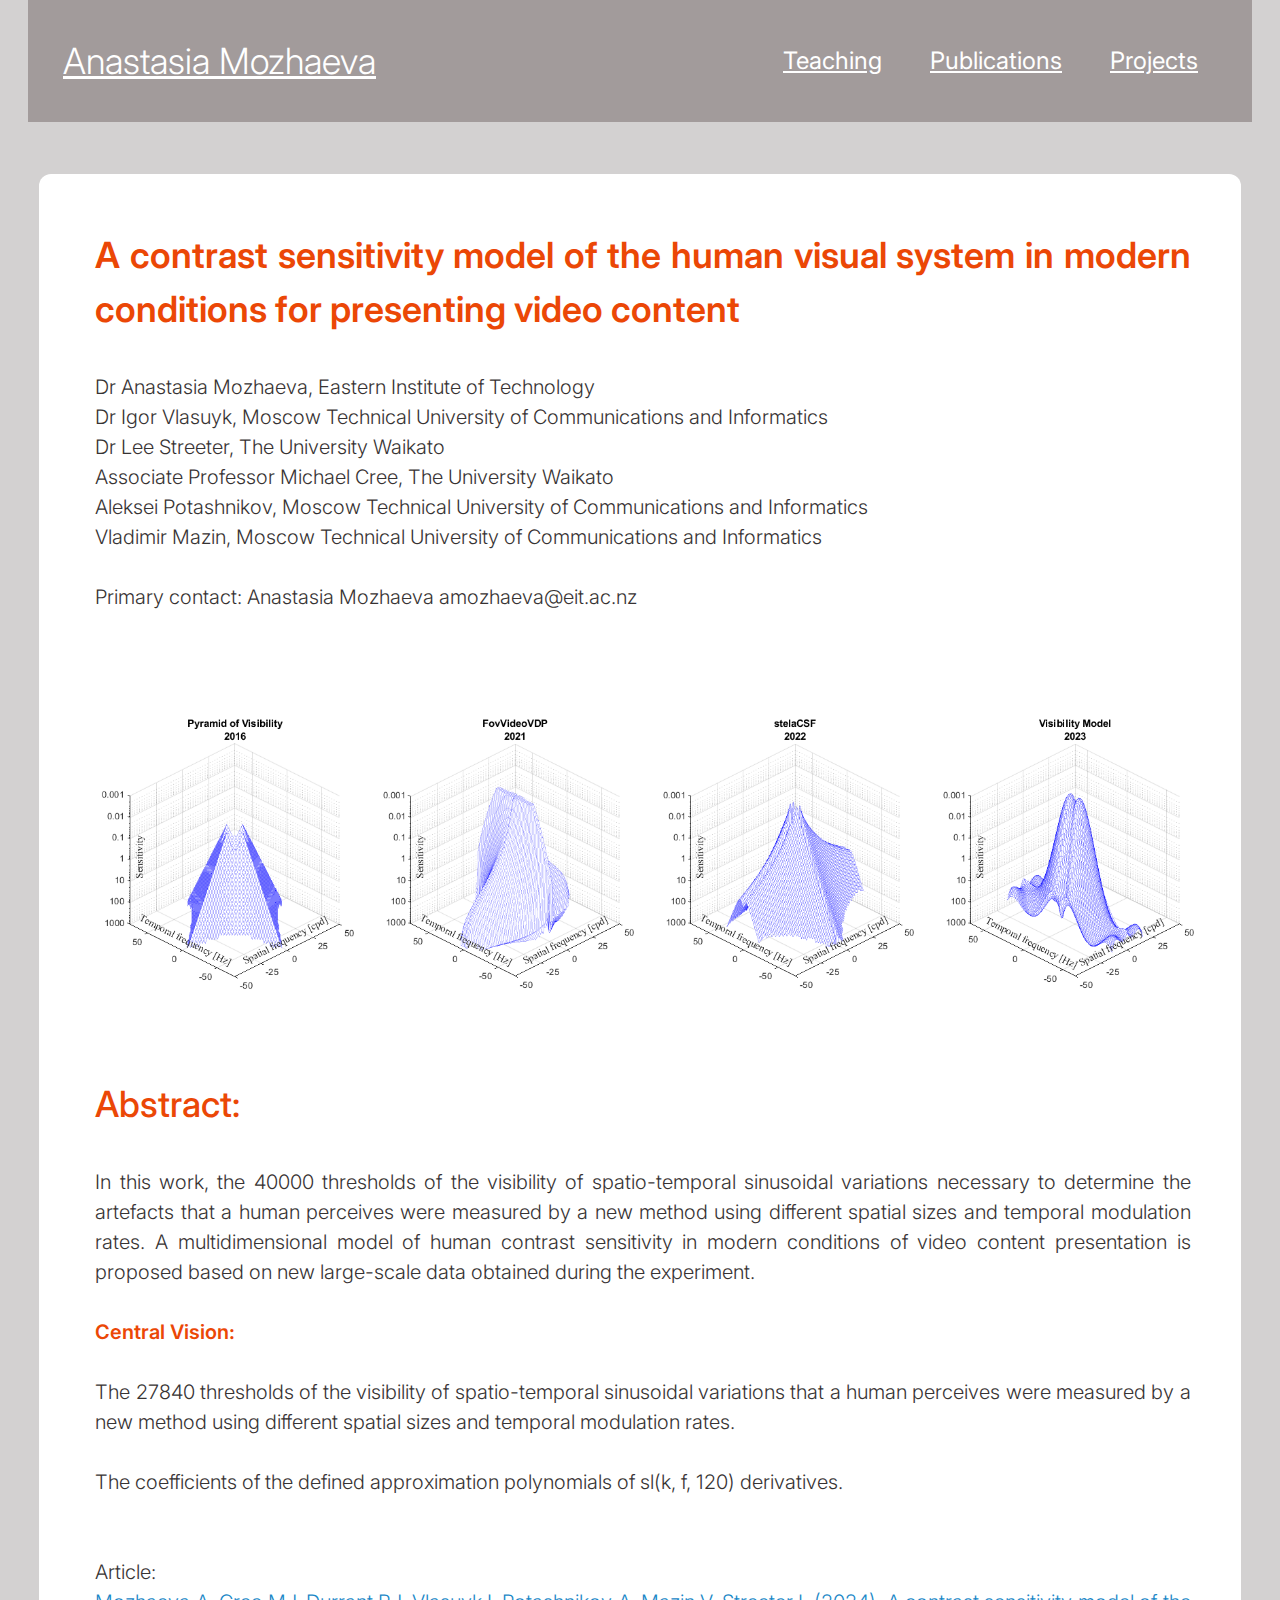
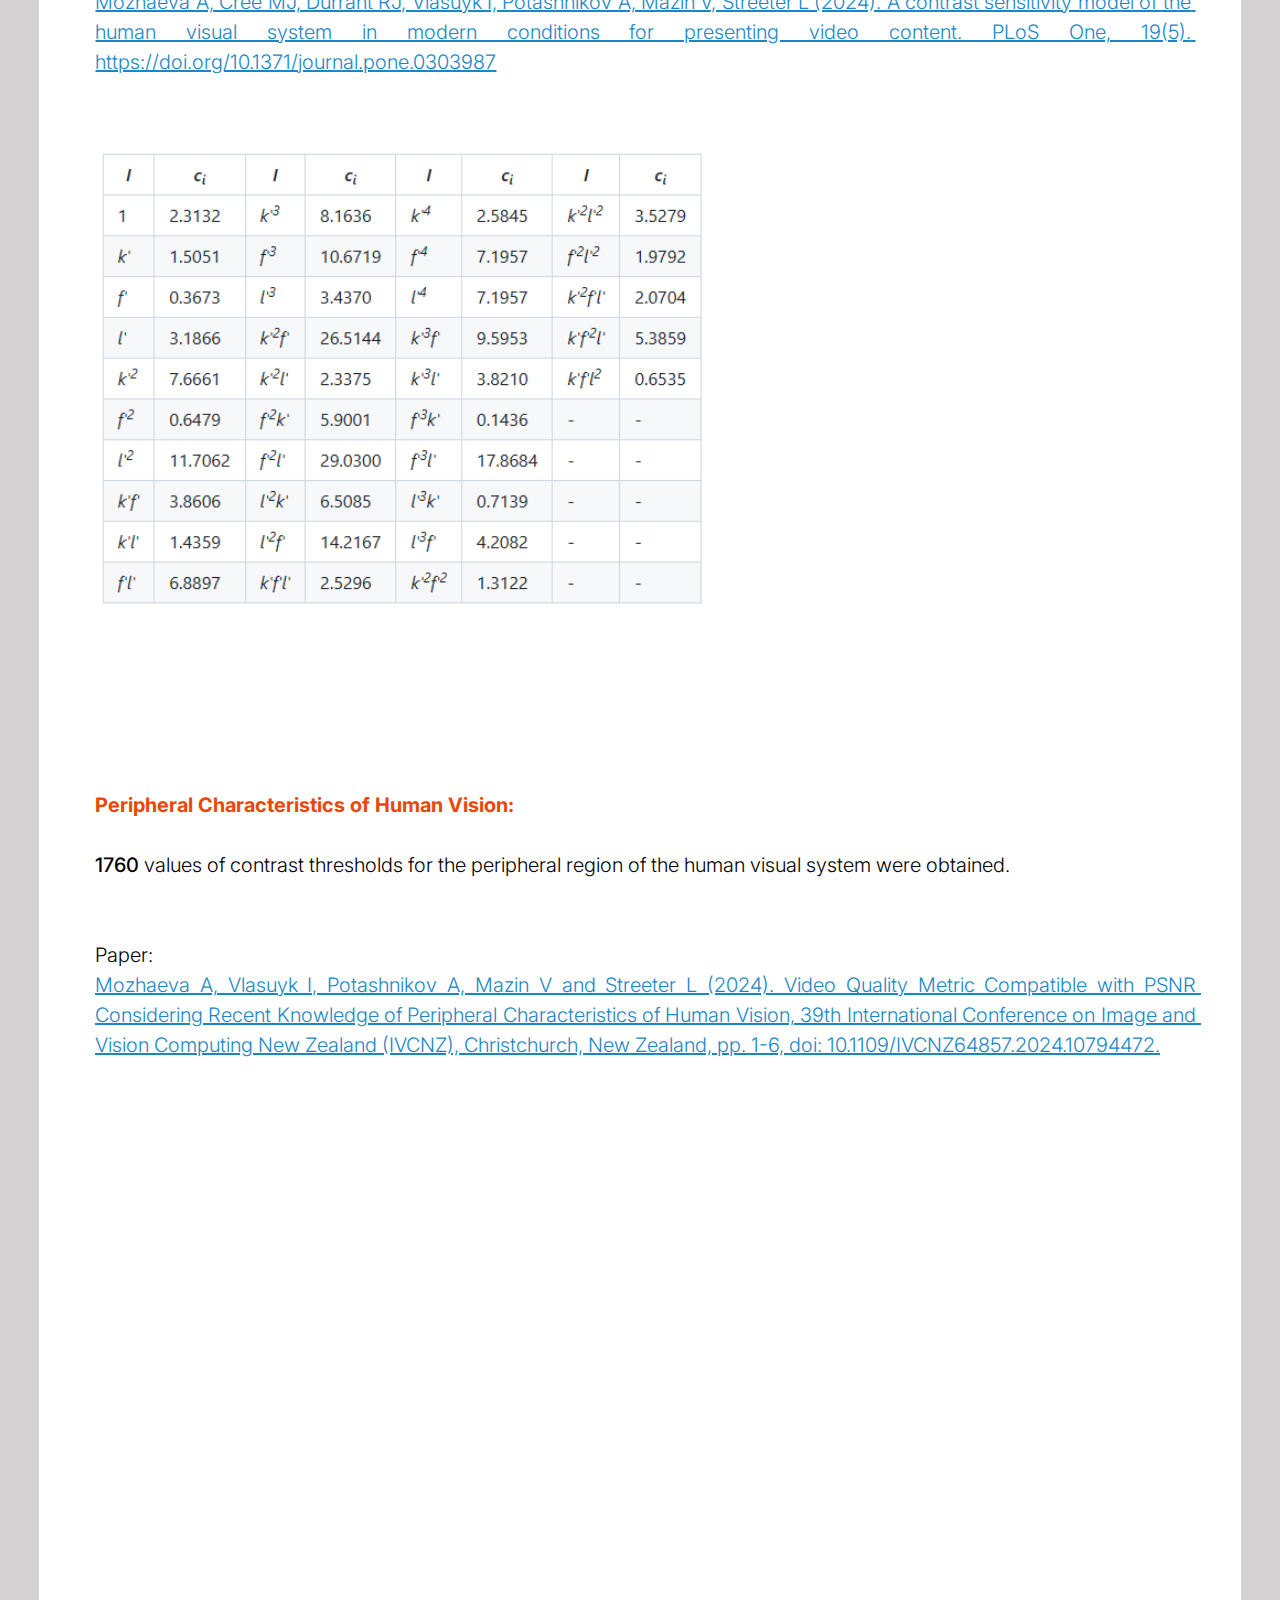
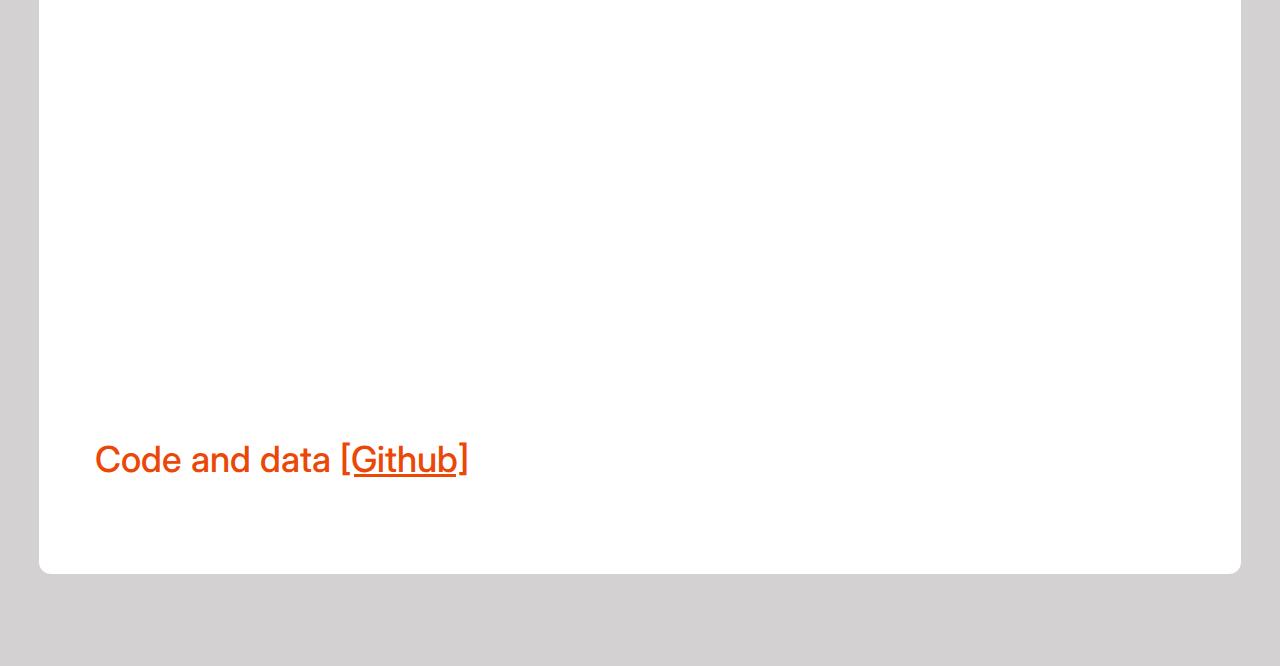
<file: contrastmodel.html>
<!DOCTYPE html>
<!-- This site was created by Dr Anastasia Mozhaeva -->
<html lang="en" xml:lang="en">
  
<head>
  <meta charset="UTF-8">
  <title>Anastasia Mozhaeva - Computing Lecturer & Researcher</title>
  <meta name="viewport" content="width=device-width, initial-scale=1.0">
  <link rel="canonical" href="https://anastasiamozz.github.io/EIT/">
  <meta name="description" content="Created by Dr Anastasia Mozhaeva">
  <!-- Preload critical images -->
  <link rel="preload" href="image/I1.jpg" as="image">

  <meta property="og:url" content="https://anastasiamozz.github.io/EIT/">
  <meta property="og:type" content="website">
  <meta property="og:description" content="Created by Dr Anastasia Mozhaeva">
  <meta property="og:image:type" content="image/jpeg">
  <meta property="og:image:width" content="1200">
  <meta property="og:image:height" content="630">
  <meta property="og:image" content="https://github.com/anastasiamozz/EIT/blob/main/image/I1.jpg">


  <link rel="preconnect" href="https://fonts.googleapis.com">
  <link rel="preconnect" href="https://fonts.gstatic.com" crossorigin>
  <link href="https://fonts.googleapis.com/css2?family=Inter:wght@300;400;500;600&display=swap" rel="stylesheet">
  
  <!-- This site was created by Dr A.Mozhaeva -->
  <script>
    window.F2W_REACTIONS=(()=>{const n=[];return{}})(),
    window.F2W_VARIABLES={"--Spacing-M":48},
    window.F2W_COLLECTION_VARS={"variable-collection":{"mode 1":{"--Spacing-M":48}}},
    window.F2W_COLLECTION_MODE_BPS={},
    window.F2W_COLOR_SCHEMES=void 0,
    window.F2W_LANGUAGES=void 0;
  </script>


</script><script>var Ue=Object.defineProperty,Ke=Object.defineProperties,Ye=Object.getOwnPropertyDescriptors,H=Object.getOwnPropertySymbols,oe=Object.prototype.hasOwnProperty,ie=Object.prototype.propertyIsEnumerable,re=(r,n,o)=>n in r?Ue(r,n,{enumerable:!0,configurable:!0,writable:!0,value:o}):r[n]=o,w=(r,n)=>{for(var o in n||(n={}))oe.call(n,o)&&re(r,o,n[o]);if(H)for(var o of H(n))ie.call(n,o)&&re(r,o,n[o]);return r},V=(r,n)=>Ke(r,Ye(n)),se=(r,n)=>{var o={};for(var i in r)oe.call(r,i)&&n.indexOf(i)<0&&(o[i]=r[i]);if(r!=null&&H)for(var i of H(r))n.indexOf(i)<0&&ie.call(r,i)&&(o[i]=r[i]);return o},ae=(r,n,o)=>new Promise((i,l)=>{var a=p=>{try{c(o.next(p))}catch(f){l(f)}},d=p=>{try{c(o.throw(p))}catch(f){l(f)}},c=p=>p.done?i(p.value):Promise.resolve(p.value).then(a,d);c((o=o.apply(r,n)).next())});function I(r,n){return Math.round(r*n)/n}function q(r,n,o,i){let l=(r+(i||"")).toString().includes("%");if(typeof r=="string"?[r,n,o,i]=r.match(/(0?\.?\d+)%?\b/g).map(a=>Number(a)):i!==void 0&&(i=Number.parseFloat(i)),typeof r!="number"||typeof n!="number"||typeof o!="number"||r>255||n>255||o>255)throw new TypeError("Expected three numbers below 256");if(typeof i=="number"){if(!l&&i>=0&&i<=1)i=Math.round(255*i);else if(l&&i>=0&&i<=100)i=Math.round(255*i/100);else throw new TypeError(`Expected alpha value (${i}) as a fraction or percentage`);i=(i|256).toString(16).slice(1)}else i="";return(o|n<<8|r<<16|1<<24).toString(16).slice(1)+i}function F(r){return r.filter(le)}function le(r){return r!=null}function $(r){console.warn(r)}function W(r){return typeof r=="object"&&r.type==="VARIABLE_ALIAS"}function qe(r){if("a"in r){let o=I(r.a,100);if(o!==1)return`rgba(${r.r},${r.g},${r.b},${o})`}let n=q(r.r,r.g,r.b);return n[0]===n[1]&&n[2]===n[3]&&n[4]===n[5]?`#${n[0]}${n[2]}${n[4]}`:`#${n}`}function Ze(r){let{r:n,g:o,b:i,a:l=1}=r;return{r:I(n*255,1),g:I(o*255,1),b:I(i*255,1),a:l}}function R(r){return`${I(r,10)}px`}function Z(r){return`${I(r,10)}%`}function ue(r){switch(typeof r){case"object":if(W(r))return`var(${r.id})`;if("r"in r)return qe(Ze(r));case"string":case"number":case"boolean":default:return String(r)}}function z(r){return"T"+r}function Q(r,n,o){let i=Object.entries(n);if(!i.length)return"";let l=[r+" {",...i.filter(([,a])=>a!==void 0&&a!=="").map(([a,d])=>`  ${a}: ${d};`),"}"];return o&&(l=l.map(a=>o+a)),l.join(`
`)}var Je={padding:"0",margin:"0"},et={a:{color:"inherit","text-decoration":"inherit"},input:{border:"none",font:"inherit",outline:"none","background-color":"inherit"},button:{"border-style":"none",width:"auto",overflow:"visible",background:"transparent",font:"inherit","background-color":"inherit","line-height":"normal",color:"inherit"},textarea:{font:"inherit","background-color":"inherit"},select:{font:"inherit","background-color":"inherit"},img:{display:"block"},picture:{display:"block"},video:{display:"block"},canvas:{display:"block"},svg:{display:"block"}},sn=Q("*",Je)+Object.entries(et).map(([r,n])=>Q(r,n)).join(`
`),de=["appear","mousedown","mouseenter","mouseleave","mouseup","timeout","click","press","drag","keydown","hover"];function ce(r,n,o){if(o.direction==="LEFT"){if(n==="BOTTOM_LEFT"||n==="TOP_LEFT")return[{eltId:r,props:[{key:"left",from:"100%",to:"0%"}]}];if(n==="BOTTOM_RIGHT"||n==="TOP_RIGHT")return[{eltId:r,props:[{key:"translate",from:"100% 0px",to:"0px 0px"}]}];{let i=n==="CENTER"?"-50%":"0px";return[{eltId:r,props:[{key:"left",from:"100%",to:"50%"},{key:"translate",from:`0px ${i}`,to:`-50% ${i}`}]}]}}else if(o.direction==="RIGHT"){if(n==="BOTTOM_LEFT"||n==="TOP_LEFT")return[{eltId:r,props:[{key:"translate",from:"-100% 0px",to:"0px 0px"}]}];if(n==="BOTTOM_RIGHT"||n==="TOP_RIGHT")return[{eltId:r,props:[{key:"right",from:"100%",to:"0px"}]}];{let i=n==="CENTER"?"-50%":"0px";return[{eltId:r,props:[{key:"left",from:"0px",to:"50%"},{key:"translate",from:`-100% ${i}`,to:`-50% ${i}`}]}]}}else if(o.direction==="TOP")if(n==="BOTTOM_LEFT"||n==="BOTTOM_RIGHT"||n==="BOTTOM_CENTER"){let i=n==="BOTTOM_CENTER"?"-50%":"0px";return[{eltId:r,props:[{key:"translate",from:`${i} 100%`,to:`${i} 0px`}]}]}else return n==="TOP_LEFT"||n==="TOP_RIGHT"||n==="TOP_CENTER"?[{eltId:r,props:[{key:"top",from:"100%",to:"0px"}]}]:[{eltId:r,props:[{key:"top",from:"100%",to:"50%"},{key:"translate",from:"-50% 0%",to:"-50% -50%"}]}];else if(o.direction==="BOTTOM"){if(n==="BOTTOM_LEFT"||n==="BOTTOM_RIGHT"||n==="BOTTOM_CENTER")return[{eltId:r,props:[{key:"bottom",from:"100%",to:"0px"}]}];if(n==="TOP_LEFT"||n==="TOP_RIGHT"||n==="TOP_CENTER"){let i=n==="TOP_CENTER"?"-50%":"0px";return[{eltId:r,props:[{key:"translate",from:`${i} -100%`,to:`${i} 0px`}]}]}else return[{eltId:r,props:[{key:"top",from:"0px",to:"50%"},{key:"translate",from:"-50% -100%",to:"-50% -50%"}]}]}else console.warn("Unsupported transition:",o);return[]}function G(r){if(r)return(...n)=>{if(!r)return;let o=r;return r=void 0,o(...n)}}var tt=r=>r instanceof HTMLElement||r instanceof SVGElement;function nt(r,n){if(!r.parentElement)return;let o=new MutationObserver(i=>{for(let l of i.filter(a=>a.type==="childList"))for(let a of l.removedNodes)a===r&&(n?.(),o.disconnect())});o.observe(r.parentElement,{childList:!0})}function _(r,n){let o=new MutationObserver(i=>{for(let l of i.filter(a=>a.type==="childList"))for(let a of l.addedNodes)tt(a)&&a.matches(r)&&nt(a,n(a))});return o.observe(document,{childList:!0,subtree:!0}),()=>o.disconnect()}var pe=new Set(["youtube-video","vimeo-video","spotify-audio","jwplayer-video","videojs-video","wistia-video","cloudflare-video","hls-video","shaka-video","dash-video"]);function rt(r){return pe.has(r.tagName.toLowerCase())||r.tagName==="VIDEO"}function ot(r){if(r.tagName!=="IFRAME")return!1;let n=r.src;return(n.includes("youtube.com")||n.includes("youtube-nocookie.com"))&&n.includes("enablejsapi=1")}var D=class{constructor(r){this.iframe=r,this.info={},this.messageListener=null,this.loaded=new Promise(n=>{let o=()=>{this.iframe.removeEventListener("load",o),setTimeout(()=>{this.requestYoutubeListening()})};this.iframe.addEventListener("load",o),this.messageListener=i=>{if(i.source===this.iframe.contentWindow&&i.data){let l;try{l=JSON.parse(i.data)}catch(a){console.error("YoutubeController messageListener",a);return}l.event==="onReady"&&this.iframe.removeEventListener("load",o),l.info&&(Object.assign(this.info,l.info),n(!0))}},window.addEventListener("message",this.messageListener),this.requestYoutubeListening()})}sendYoutubeMessage(r){return ae(this,arguments,function*(n,o=[]){var i;yield this.loaded,(i=this.iframe.contentWindow)==null||i.postMessage(JSON.stringify({event:"command",func:n,args:o}),"*")})}requestYoutubeListening(){var r;(r=this.iframe.contentWindow)==null||r.postMessage(JSON.stringify({event:"listening"}),"*")}get muted(){return this.info.muted}get volume(){return this.info.volume}set muted(r){r?this.sendYoutubeMessage("mute"):this.sendYoutubeMessage("unMute")}get currentTime(){return this.info.currentTime}set currentTime(r){this.sendYoutubeMessage("seekTo",[r,!0])}get paused(){return this.info.playerState===2}play(){this.sendYoutubeMessage("playVideo")}pause(){this.sendYoutubeMessage("pauseVideo")}static from(r){return r.f2w_yt_controller||(r.f2w_yt_controller=new D(r))}};function M(r){if(rt(r))return r;if(ot(r))return D.from(r)}function fe(r){let n=M(r);return n?()=>(n.muted=!n.muted,()=>{n.muted=!n.muted}):()=>console.warn("Video element not recognized",r)}function me(r){let n=M(r);return n?()=>(n.muted=!0,()=>{n.muted=!1}):()=>console.warn("Video element not recognized",r)}function ge(r){let n=M(r);return n?()=>(n.muted=!1,()=>{n.muted=!0}):()=>console.warn("Video element not recognized",r)}function ye(r){let n=M(r);return n?()=>(n.play(),()=>n.pause()):()=>console.warn("Video element not recognized",r)}function Ee(r){let n=M(r);return n?()=>(n.pause(),()=>n.play()):()=>console.warn("Video element not recognized",r)}function he(r){let n=M(r);return n?()=>(n.paused?n.play():n.pause(),()=>{n.paused?n.play():n.pause()}):()=>console.warn("Video element not recognized",r)}function xe(r,n){let o=M(r);return o?()=>{o.currentTime=n}:()=>console.warn("Video element not recognized",r)}function be(r,n){let o=M(r);return o?()=>(o.currentTime+=n,()=>{o.currentTime-=n}):()=>console.warn("Video element not recognized",r)}function Te(r,n){let o=M(r);return o?()=>(o.currentTime-=n,()=>{o.currentTime+=n}):()=>console.warn("Video element not recognized",r)}function Ne(){let r=navigator.userAgent;return r.includes("Safari")&&!r.includes("Chrome")}function ve(r){return r==="absolute"||r==="fixed"}var it=Ne();function U(r,n,o){r.animate(w({},n),{pseudoElement:o,iterations:1,duration:0,fill:"forwards"})}function J(r){return Object.fromEntries(r.map(n=>[n.camelKey,[n.from,n.to]]))}function K(r,n,o,i,l){let a=r.parentElement,d=getComputedStyle(r),c=getComputedStyle(a).display,p=c.endsWith("flex")||c.endsWith("grid"),f=ve(d.position),h=n.map(s=>V(w({},s),{camelKey:s.key.startsWith("--")?s.key:s.key.replace(/-([a-z])/g,(E,T)=>T.toUpperCase())})),A={},b=h.filter(s=>s.pseudo?!1:s.key.startsWith("--f2w-attr-")?(A[s.key.slice(11)]=s.to,!1):!0),u=J(b),x=J(h.filter(s=>s.pseudo==="::before")),C=J(h.filter(s=>s.pseudo==="::after")),m;u.display&&(u.display[0]==="none"?r.style.display=String(u.display[1]):u.display[1]==="none"&&p&&!f&&(r.style.display="none"),m=String(u.display[1]),delete u.display),it&&(Ce(r,u,"overflow"),Ce(r,u,"rowGap","gridRowGap"));let v=+getComputedStyle(r).getPropertyValue("--f2w-order");if(u["--f2w-order"]){let s=u["--f2w-order"][1];v=s===void 0?NaN:+s,isNaN(v)||r.style.setProperty("--f2w-order",String(v)),delete u["--f2w-order"]}if(isNaN(v)||l.add(a),u["--f2w-img-src"]){let s=r.f2w_image_lazy_loader,E=u["--f2w-img-src"][1];s||(r.f2w_image_lazy_loader=s=new Image,s.decoding="sync",s.onload=()=>{r.decoding="sync",r.setAttribute("src",E),delete r.f2w_image_lazy_loader}),s.src=E,delete u["--f2w-img-src"]}u.$innerHTML&&(r.innerHTML=String(u.$innerHTML[1]),delete u.$innerHTML);for(let[s,E]of Object.entries(A))r.setAttribute(s,String(E));if(u.left&&u.right){if(u.left[1]==="revert"&&u.right[0]==="revert"){let{right:s}=a.getBoundingClientRect(),{right:E}=r.getBoundingClientRect(),T=R(s-E);U(r,{left:"revert",right:T}),delete u.left,u.right[0]=T}else if(u.left[0]==="revert"&&u.right[1]==="revert"){let{left:s}=a.getBoundingClientRect(),{left:E}=r.getBoundingClientRect(),T=R(E-s);U(r,{right:"revert",left:T}),delete u.right,u.left[0]=T}}if(u.top&&u.bottom){if(u.top[1]==="revert"&&u.bottom[0]==="revert"){let{bottom:s}=a.getBoundingClientRect(),{bottom:E}=r.getBoundingClientRect(),T=R(s-E);U(r,{top:"revert",bottom:T}),delete u.top,u.bottom[0]=T}else if(u.top[0]==="revert"&&u.bottom[1]==="revert"){let{top:s}=a.getBoundingClientRect(),{top:E}=r.getBoundingClientRect(),T=R(E-s);U(r,{bottom:"revert",top:T}),delete u.bottom,u.top[0]=T}}u.backgroundImage&&b.filter(s=>s.key.startsWith("background-")).forEach(s=>{r.style.setProperty(s.key,String(s.to)),delete u[s.camelKey]});for(let[s,E]of[["before",x],["after",C]])E.display&&(E.display[1]==="none"?(r.classList.remove(s+"-visible"),r.classList.add(s+"-hidden")):(r.classList.remove(s+"-hidden"),r.classList.add(s+"-visible")));let g=(s,E,T=!1)=>{if(!(!T&&!Object.keys(s).length))return r.animate(w({easing:o},s),{pseudoElement:E,iterations:1,duration:i,fill:"both"})},y=g(u,void 0,!!m);m&&y.finished.then(()=>{r.style.display=m}),g(x,"::before"),g(C,"::after")}var Ce=(r,n,...o)=>{let i=o.find(l=>l in n);!i||(r.style[o[0]]=String(n[i][1]),delete n[i])},Pe=()=>window.F2W_REACTIONS,j=()=>window.F2W_VARIABLES,st=()=>window.F2W_COLLECTION_MODE_BPS,Oe=r=>{var n,o;return(o=(n=window.F2W_COLLECTION_VARS)==null?void 0:n[r])!=null?o:{}},at=(r,n)=>Oe(r)[n];function _e(r,n){j()[r]=n;let o=ue(n);document.body.style.setProperty(r,o);let i=`data${r.slice(1)}`;document.body.hasAttribute(i)&&document.body.setAttribute(i,o),document.dispatchEvent(new CustomEvent("f2w-set-variable",{detail:{id:r,value:n,str:o}}))}function X(r,n){var o;document.body.setAttribute(`data-${r}`,n);let i=(o=at(r,n))!=null?o:{};for(let[l,a]of Object.entries(i))_e(l,a)}function lt(r,n){X(r,n),ke(r,n)}function ke(r,n){var o,i;if((o=window.F2W_COLOR_SCHEMES)!=null&&o.includes(r))localStorage?.setItem(We,n);else if((i=window.F2W_LANGUAGES)!=null&&i.includes(r)){localStorage?.setItem(ze,n);let l=Array.from(document.head.querySelectorAll('link[rel="alternate"]')).find(a=>a.hreflang===n);l&&history.replaceState(null,"",new URL(l.href).pathname)}}function N(r){return typeof r=="number"?r:typeof r=="boolean"?r?1:0:typeof r=="string"?parseFloat(r):0}function O(r){return String(r)}function S(r){return typeof r=="string"?r==="true":!!r}function B(r,n){var o,i;if(r===void 0)return!1;if(W(r))return B(j()[r.id]);if(typeof r=="object"&&"expressionArguments"in r){let l=r.expressionArguments.map(d=>d.value).filter(d=>d!==void 0).map(d=>B(d,n)),a=(i=(o=r.expressionArguments[0])==null?void 0:o.resolvedType)!=null?i:"STRING";switch(r.expressionFunction){case"ADDITION":return a==="FLOAT"?l.map(N).reduce((d,c)=>d+c):l.map(O).reduce((d,c)=>d+c);case"SUBTRACTION":if(l.length!==2)throw new Error("Invalid expression");return N(l[0])-N(l[1]);case"DIVISION":if(l.length!==2)throw new Error("Invalid expression");return N(l[0])/N(l[1]);case"MULTIPLICATION":return l.map(N).reduce((d,c)=>d*c);case"NEGATE":if(l.length!==1)throw new Error("Invalid expression");return-N(l[0]);case"GREATER_THAN":if(l.length!==2)throw new Error("Invalid expression");return N(l[0])>N(l[1]);case"GREATER_THAN_OR_EQUAL":if(l.length!==2)throw new Error("Invalid expression");return N(l[0])>=N(l[1]);case"LESS_THAN":if(l.length!==2)throw new Error("Invalid expression");return N(l[0])<N(l[1]);case"LESS_THAN_OR_EQUAL":if(l.length!==2)throw new Error("Invalid expression");return N(l[0])<=N(l[1]);case"EQUALS":if(l.length!==2)throw new Error("Invalid expression");return a==="FLOAT"?N(l[0])===N(l[1]):a==="BOOLEAN"?S(l[0])===S(l[1]):O(l[0])===O(l[1]);case"NOT_EQUAL":if(l.length!==2)throw new Error("Invalid expression");return a==="FLOAT"?N(l[0])!==N(l[1]):a==="BOOLEAN"?S(l[0])!==S(l[1]):O(l[0])!==O(l[1]);case"AND":if(l.length!==2)throw new Error("Invalid expression");return S(l[0])&&S(l[1]);case"OR":if(l.length!==2)throw new Error("Invalid expression");return S(l[0])||S(l[1]);case"NOT":if(l.length!==1)throw new Error("Invalid expression");return!S(l[0]);case"VAR_MODE_LOOKUP":default:return console.warn(`Expression not implemented yet: ${r.expressionFunction}`),!1}}else return r}function te(r,n,o){let i=r.map(l=>ut(l,n,o));return(l,a)=>{let d=i.map(c=>c(l,a)).filter(c=>!!c);if(d.length)return(c,p)=>d.forEach(f=>f(c,p))}}function ut(r,n,o){for(;r.type==="ALIAS";)r=Pe()[r.alias];let i=dt(r,n,o);return l=>{if(r.type!=="ANIMATE"&&o==="drag"){let a=l.detail;if(!a.handled)return a.handled=!0,i(l)}if(!L){if(r.type==="ANIMATE"&&r.rootId){let a=document.getElementById(r.rootId);if(a!=null&&a.parentElement){let d=G(i(l));if(d){let c=a?.parentElement;for(;c&&((c.f2w_reset||(c.f2w_reset=[])).push(d),c=c.parentElement,c?.tagName!=="BODY"););}return d}}return i(l)}}}function dt(action,bound,trigger){var e,t;switch(action.type){case"BACK":return()=>{var r;return((r=window.F2W_PREVIEW_BACK)!=null?r:history.back)()};case"JS":return()=>eval(action.code);case"URL":return()=>{action.openInNewTab?window.open(action.url,"_blank"):window.F2W_PREVIEW_NAVIGATE?window.F2W_PREVIEW_NAVIGATE(action.url):location.assign(action.url)};case"SET_VARIABLE":let{variableId,variableValue}=action;if(variableId&&variableValue?.value!==void 0)return()=>_e(variableId,B(variableValue.value,variableId));break;case"SET_VARIABLE_MODE":let{variableCollectionName,variableModeName}=action;if(variableCollectionName&&variableModeName)return()=>lt(variableCollectionName,variableModeName);break;case"CONDITIONAL":let blocks=action.conditionalBlocks.map(r=>{let n=te(r.actions,bound,trigger),{condition:o}=r;return{test:o?()=>S(B(o.value)):()=>!0,run:n}});return()=>{let r=[];for(let n of blocks)if(n.test()){let o=n.run();o&&r.push(o);break}if(r.length)return n=>r.forEach(o=>o(n))};case"KEY_CONDITION":let run=te(action.actions,bound,trigger),keyCode=action.keyCodes[0],shiftKey=action.keyCodes.slice(1).includes(16),ctrlKey=action.keyCodes.slice(1).includes(17),altKey=action.keyCodes.slice(1).includes(18),metaKey=action.keyCodes.slice(1).includes(91);return r=>{if(r instanceof KeyboardEvent){if(r.keyCode!==keyCode||r.ctrlKey!==ctrlKey||r.altKey!==altKey||r.metaKey!==metaKey||r.shiftKey!==shiftKey)return;r.preventDefault(),r.stopPropagation(),run(r)}};case"CLOSE_OVERLAY":{if(action.self)return r=>{var n,o;return(o=(n=r?.target)==null?void 0:n.f2w_close)==null?void 0:o.call(n)};if(action.overlayId){let r=document.getElementById(action.overlayId);if(!r)break;return()=>{var n;return(n=r.f2w_close)==null?void 0:n.call(r)}}break}case"SCROLL_TO":if(!action.destinationId)break;let elt=document.getElementById(action.destinationId);if(!elt)break;return r=>{var n;r?.currentTarget instanceof HTMLAnchorElement&&r?.preventDefault(),elt.scrollIntoView({behavior:(n=action.transition)!=null&&n.type?"smooth":"instant"})};case"OVERLAY":if(!action.destinationId)break;let overlay=document.getElementById(action.destinationId);if(!overlay)break;let modal=Array(...overlay.children).find(r=>r.tagName!=="TEMPLATE");if(!modal)break;let{transition,overlayPositionType,overlayRelativePosition}=action,duration=Math.round(1e3*((e=transition?.duration)!=null?e:0)),animations=[{eltId:action.destinationId,props:[{key:"visibility",from:"hidden",to:"visible"},{key:"opacity",from:"0",to:"1"}]}];return overlayPositionType==="MANUAL"?()=>{var r,n,o;if(trigger==="hover"){let d=(r=bound.f2w_mouseleave_remove)==null?void 0:r.call(bound);if(d){let c=p=>{Se(p,bound)&&Se(p,modal)&&(d(),document.removeEventListener("mousemove",c))};document.addEventListener("mousemove",c)}}let i=animations.slice(0),l=R(bound.getBoundingClientRect().left+((n=overlayRelativePosition?.x)!=null?n:0)),a=R(bound.getBoundingClientRect().top+((o=overlayRelativePosition?.y)!=null?o:0));return modal.style.setProperty("left",l),modal.style.setProperty("top",a),transition?.type==="MOVE_IN"&&(transition.direction==="LEFT"?i.push({eltId:modal.id,props:[{key:"left",from:"100%",to:l}]}):transition.direction==="RIGHT"?i.push({eltId:modal.id,props:[{key:"left",from:"0px",to:l},{key:"translate",from:"-100% 0px",to:"0px 0px"}]}):transition.direction==="TOP"?i.push({eltId:modal.id,props:[{key:"top",from:"100%",to:a}]}):transition.direction==="BOTTOM"&&i.push({eltId:modal.id,props:[{key:"top",from:"0px",to:a},{key:"translate",from:"0px -100%",to:"0px 0px"}]})),ee(i,transition?.easing,duration,bound,trigger,`${trigger}(manual_overlay)`,overlay)()}:(transition?.type==="MOVE_IN"?animations.push(...ce(modal.id,overlayPositionType,transition)):transition!=null&&transition.type&&console.warn("Unsupported transition:",transition),ee(animations,transition?.easing,duration,bound,trigger,`${trigger}(overlay)`,overlay));case"ANIMATE":{let{animations:r,transition:n,rootId:o,reset:i}=action,l=Math.round(1e3*((t=n?.duration)!=null?t:0)),a=ee(r,n?.easing,l,bound,trigger,i?`${trigger}(+reset)`:trigger);return i&&o?(d,c)=>{let p=document.getElementById(o);if(p){let{f2w_reset:f}=p;f!=null&&f.length&&(delete p.f2w_reset,f.reverse().forEach(h=>h(void 0,!0)))}return a(d,c)}:a}case"UPDATE_MEDIA_RUNTIME":{if(!action.destinationId)break;let r=document.getElementById(action.destinationId);if(!r)break;switch(action.mediaAction){case"MUTE":return me(r);case"UNMUTE":return ge(r);case"TOGGLE_MUTE_UNMUTE":return fe(r);case"PLAY":return ye(r);case"PAUSE":return Ee(r);case"TOGGLE_PLAY_PAUSE":return he(r);case"SKIP_BACKWARD":return Te(r,action.amountToSkip);case"SKIP_FORWARD":return be(r,action.amountToSkip);case"SKIP_TO":return xe(r,action.newTimestamp)}}default:return()=>console.warn("Action not implemented yet: "+action.type)}return()=>{}}var Ae=9999;function ee(r,n="linear",o,i,l,a,d){return c=>{let p=r;d&&(document.body.parentElement.style.overflow="hidden",p=[{eltId:d.id,props:[{key:"z-index",from:0,to:Ae++}]},...p]);let f=k(p,n,o,i,l,a,c),h=G((A,b)=>{d&&(Ae--,document.body.parentElement.style.overflow=""),k(f,n,b?0:o,i,l,`${a}(revert)`)});return d&&(d.f2w_close=h),h}}var we=new Map;function k(r,n,o,i,l,a,d){var c,p,f;let h=[],A=new Set;if(l==="drag")return ct(r,n,o,i,d.detail),[];for(let{eltId:b,altId:u,props:x,reactions:C}of r){let m=document.getElementById(b);if(!m){let v=we.get(b);v&&(m=document.getElementById(v))}if(!m){$(`Can't find element for id: ${b}`);continue}if(u){let v=document.getElementById(u);if(!v){let s=document.getElementById(z(u));if(!s){$(`Can't find template for id: ${u}`);continue}v=((c=s.content)==null?void 0:c.cloneNode(!0)).querySelector("*")}let{f2w_mouseup:g}=m,y=(p=m.f2w_mouseleave_remove)==null?void 0:p.call(m);if(y&&He(v,y),g&&v.addEventListener("mouseup",g),(y||g)&&Be(v),Fe(v,!0,o),o)m.insertAdjacentElement("afterend",v),K(m,[{key:"display",from:getComputedStyle(m).display,to:"none"}],n,o,A),K(v,[{key:"opacity",from:0,to:"revert-layer"},{key:"display",from:"none",to:"revert-layer"}],n,o,A);else{m.parentElement.replaceChild(v,m);let s=document.getElementById(z(b));s||(s=document.createElement("template"),s.id=z(b),s.innerHTML=m.outerHTML,v.insertAdjacentElement("afterend",s)),we.set(b,v.id)}h.push({eltId:v.id,altId:m.id}),isNaN(+getComputedStyle(v).getPropertyValue("--f2w-order"))||A.add(v.parentElement)}else{let v=(x||[]).map(y=>{let s=Re(m,y.key,y.from),E=Re(m,y.key,y.to);return{key:y.key,pseudo:y.pseudo,from:s,to:E}}).filter(y=>y.from!==y.to);K(m,v,n,o,A),C&&(l!=="hover"&&((f=m.f2w_mouseleave_remove)==null||f.call(m)),C.forEach(y=>De(m,y.type,y.to,o)));let g={eltId:b,props:v.map(y=>{let s={key:y.key,from:y.to,to:y.from};return y.pseudo&&(s.pseudo=y.pseudo),s})};C&&(g.reactions=C.map(y=>({type:y.type,from:y.to,to:y.from}))),h.push(g)}}for(let b of A){let u=Array.from(b.children).map((C,m)=>({it:C,i:m})),x=!1;u.sort((C,m)=>{let v=+(getComputedStyle(C.it).getPropertyValue("--f2w-order")||"99999"),g=+(getComputedStyle(m.it).getPropertyValue("--f2w-order")||"99999");return v-g}).forEach((C,m)=>{x?b.appendChild(C.it):x=m!==C.i})}return h}function Be(r){let n=r;for(;n;)n.classList.remove("pointer-events-none"),n=n.parentElement}function ct(r,n,o,i,l){if(l.handled)return;let a=i.getBoundingClientRect(),d=k(r.filter(u=>u.props).map(({eltId:u,props:x})=>({eltId:u,props:x})),"linear",0,i,"click","drag_start(tmp)"),c=i.getBoundingClientRect(),p=c.left-a.left,f=c.top-a.top,h=Math.sqrt(p*p+f*f);k(d,"linear",0,i,"click","drag_start(tmp undo)");let{x:A,y:b}=ne(l.start,l.end);if(A>0&&p>0||A<0&&p<0||p===0&&(b>0&&f>0||b<0&&f<0)){l.handled=!0;let u=r.map(m=>{var v;return V(w({},m),{swapped:!1,props:(v=m.props)==null?void 0:v.map(g=>V(w({},g),{curr:g.from}))})}),x=m=>{let{x:v,y:g}=ne(m.start,m.end),y=(v*p+g*f)/h;return Math.max(0,Math.min(100,100*y/h))},C=m=>{m.end.preventDefault(),m.end.stopPropagation();let v=x(m);k(F(u.map(g=>{let y=g,{reactions:s}=y,E=se(y,["reactions"]);if(g.props)return V(w({},E),{props:g.props.map(T=>{let je=yt(T,v),Ge=T.curr;return T.curr=je,V(w({},T),{from:Ge,to:je})})});if(g.altId){if(v<50&&g.swapped)return g.swapped=!1,{altId:g.eltId,eltId:g.altId};if(v>=50&&!g.swapped)return g.swapped=!0,E}})),"linear",0,i,"click","dragging")};C(l),i.f2w_drag_listener=m=>{if(C(m),m.finished){let v=x(m);k(F(u.map(g=>{if(g.props){let y=v<50?void 0:g.reactions;return{eltId:g.eltId,props:g.props.map(s=>V(w({},s),{from:s.curr,to:v<50?s.from:s.to})),reactions:y}}if(g.altId){if(v<50&&g.swapped)return g.swapped=!1,{altId:g.eltId,eltId:g.altId};if(v>=50&&!g.swapped)return g.swapped=!0,g}})),n,o,i,"click","drag_end")}}}}function Re(r,n,o){return o!=="$current"?o:getComputedStyle(r).getPropertyValue(n)}function Fe(r,n=!1,o=0){for(let i of de)for(let l of pt(r,`[data-reaction-${i}]`,n))De(l,i,l.getAttribute(`data-reaction-${i}`),o)}function pt(r,n,o=!1){let i=[...r.querySelectorAll(n)];return o&&r.matches(n)&&i.unshift(r),i}function De(r,n,o="",i=0){var l;if(!o&&n!=="hover"){mt(r,n);return}let a=0;if(o[0]==="T"){let f=o.indexOf("ms");a=parseFloat(o.slice(1,f))||0,o=o.slice(f+3)}let d=Pe(),c=F(o.split(",").map(f=>d[f])),p=te(c,r,n);if(n==="timeout"){ft(r,()=>p(),a+i);return}if(Be(r),n==="press"){let f,h=()=>{f?.(),f=void 0};r.f2w_mouseup=h,Y(r,"mousedown",A=>{f?.(),f=p(A)},n,P(r,"mouseup",h))}else if(n==="drag")Y(r,"dragging",f=>{p(f)},n);else if(n==="hover"){let f,h=C=>{f||(f=G(p(C)))},A=(l=r.f2w_mouseleave_remove)==null?void 0:l.call(r),b=()=>{f?.(),f=void 0,A?.()},u=setTimeout(()=>{r.matches(":hover")&&h()},i),x=He(r,b,u);Y(r,"mouseenter",h,n,x)}else n==="keydown"&&!r.getAttribute("tabindex")&&r.setAttribute("tabindex","-1"),n==="appear"&&Et.observe(r),Y(r,n,f=>{n!=="keydown"&&f.stopPropagation(),a?setTimeout(()=>p(f),a):p(f)},n)}function He(r,n,o=0){let i=P(r,"mouseleave",n),l=()=>(i(),clearTimeout(o),r.f2w_mouseleave===n&&delete r.f2w_mouseleave,r.f2w_mouseleave_remove===l&&delete r.f2w_mouseleave_remove,n);return r.f2w_mouseleave=n,r.f2w_mouseleave_remove=l}function Se({clientX:r,clientY:n},o){let{top:i,left:l,right:a,bottom:d}=o.getBoundingClientRect();return r>a+2||r<l-2||n>d+2||n<i-2}function $e(r){return`f2w_cleanup_${r}`}function ft(r,n,o){var i;let l=setTimeout(n,o);(i=r.f2w_cleanup_timeout)==null||i.call(r),r.f2w_cleanup_timeout=()=>{delete r.f2w_cleanup_timeout,clearTimeout(l)}}function mt(r,n){var o;let i=$e(n);(o=r[i])==null||o.call(r)}function Y(r,n,o,i,...l){var a;let d=[...l,P(r,n,o)],c=$e(i);(a=r[c])==null||a.call(r),r[c]=()=>{delete r[c],d.forEach(p=>p())}}function P(r,n,o,i){let l=a=>{!r.isConnected||o(a)};return r.addEventListener(n,l,i),()=>{r.removeEventListener(n,l,i)}}var We="f2w-color-scheme",ze="f2w-lang";if(window.F2W_THEME_SWITCH=r=>{var n;return(n=window.F2W_COLOR_SCHEMES)==null?void 0:n.forEach(o=>X(o,r))},window.F2W_COLOR_SCHEMES){let r=matchMedia("(prefers-color-scheme: dark)").matches?"dark":"light",n=localStorage==null?void 0:localStorage.getItem(We);_("body",()=>{var o,i;let l=document.body.getAttribute("data-preview-theme"),a=(o=l??n)!=null?o:r;(i=window.F2W_THEME_SWITCH)==null||i.call(window,a)})}if(window.F2W_LANGUAGES){let r=localStorage==null?void 0:localStorage.getItem(ze);_("body",()=>{var n,o,i;let l=Array.from(document.head.querySelectorAll('link[rel="alternate"]'));l.length===0||l.some(d=>d.getAttribute("hreflang")==="x-default"&&d.getAttribute("href")===window.location.href)||(r=document.documentElement.lang);let a=(o=(n=document.head.querySelector('link[rel="canonical"]'))==null?void 0:n.href)==null?void 0:o.endsWith("/404/");(i=window.F2W_LANGUAGES)==null||i.forEach(d=>{var c;let p=Object.fromEntries(Object.entries(Oe(d)).map(([h])=>[h.toLowerCase(),h])),f=[...navigator.languages];r&&f.unshift(r);for(let h of f){h=h.toLowerCase();let A=h.split("-")[0],b=(c=p[h])!=null?c:p[A];if(b){X(d,b),a||ke(d,b);break}}})})}var Me={},gt=Object.fromEntries(Object.entries(st()).map(([r,n])=>[r,Object.entries(n).map(([o,{minWidth:i}])=>({name:o,minWidth:i}))]));function Ve(){var r;let n=((r=window.visualViewport)==null?void 0:r.width)||window.innerWidth;for(let[o,i]of Object.entries(gt)){let l=[...i],a=l.splice(0,1)[0].name;for(let{name:d,minWidth:c}of l)n>=c&&(a=d);a!==Me[o]&&(X(o,a),Me[o]=a)}}var L=!1;_("body",()=>{let r,n=!1;P(document,"mousedown",o=>{r=o,L=!1}),P(document,"mousemove",o=>{var i,l,a;if(r&&ne(r,o).dist>2){let d={start:r,end:o};L?(a=(l=r.target)==null?void 0:l.f2w_drag_listener)==null||a.call(l,d):((i=r.target)==null||i.dispatchEvent(new CustomEvent("dragging",{detail:d})),L=!0,n=!0)}}),P(document,"mouseup",o=>{var i,l;r&&L&&((l=(i=r.target)==null?void 0:i.f2w_drag_listener)==null||l.call(i,{start:r,end:o,finished:!0})),r=void 0,L=!1}),P(document,"mouseup",o=>{var i,l;r&&L&&((l=(i=r.target)==null?void 0:i.f2w_drag_listener)==null||l.call(i,{start:r,end:o,finished:!0})),r=void 0,L=!1}),P(document,"click",o=>{n&&(n=!1,o.preventDefault(),o.stopPropagation())},{capture:!0}),Ve(),window.addEventListener("resize",Ve)}),addEventListener("DOMContentLoaded",()=>Fe(document)),addEventListener("DOMContentLoaded",()=>{if("mediumZoom"in window){let r=mediumZoom("[data-zoomable]");r.on("open",n=>{let o=getComputedStyle(n.target).objectFit,i=n.detail.zoom.getZoomedImage();o&&i&&(i.style.objectFit=o)}),r.on("closed",n=>{let o=n.detail.zoom.getZoomedImage();o.style.objectFit=""})}});function Ie(r){return r.endsWith("px")||r.endsWith("%")||r.startsWith("calc")}function Le(r){return r.startsWith("calc")?r.slice(4):r}function yt({from:r,to:n},o){if(r===n)return n;if(typeof r=="number"&&typeof n=="number")return r+(n-r)*(o/100);if(typeof r=="string"&&typeof n=="string"){if(r==="none"||n==="none"||r==="auto"||n==="auto")return o<50?r:n;if(r.endsWith("px")&&n.endsWith("px")){let i=parseFloat(r),l=parseFloat(n);return R(i+(l-i)*(o/100))}if(r.endsWith("%")&&n.endsWith("%")){let i=parseFloat(r),l=parseFloat(n);return Z(i+(l-i)*(o/100))}if(Ie(r)&&Ie(n)){let i=Le(r),l=Le(n);return`calc(${i} + (${l} - ${i}) * ${o/100})`}if(r.startsWith("rgb")&&n.startsWith("rgb")){let i=r.match(/\d+/g).map(Number),l=n.match(/\d+/g).map(Number);return`rgb(${i.map((a,d)=>a+(l[d]-a)*(o/100)).join(",")})`}}return o<50?r:n}function ne(r,n){let o=n.clientX-r.clientX,i=n.clientY-r.clientY;return{x:o,y:i,dist:Math.sqrt(Math.pow(o,2)+Math.pow(i,2))}}_("[data-bound-characters]",r=>{let n=()=>{let o=r.getAttribute("data-bound-characters"),i=O(B(j()[o]));i!==r.textContent&&(r.textContent=i)};return n(),document.addEventListener("f2w-set-variable",n),()=>document.removeEventListener("f2w-set-variable",n)}),_("[data-bound-visible]",r=>{let n=()=>{let o=r.getAttribute("data-bound-visible"),i=O(B(j()[o]));i!==void 0&&r.setAttribute("data-visible",i)};return n(),document.addEventListener("f2w-set-variable",n),()=>document.removeEventListener("f2w-set-variable",n)});var Et=new IntersectionObserver((r,n)=>{r.forEach(o=>{o.isIntersecting&&(n.unobserve(o.target),o.target.dispatchEvent(new CustomEvent("appear")))})},{threshold:.1});addEventListener("load",()=>{let r=window.location.hash.slice(1),n=new RegExp(r+"(_\\d+)?$");for(let o of document.querySelectorAll(`[id^="${r}"]`))if(n.test(o.id)&&o.getBoundingClientRect().height>0)return o.scrollIntoView()});


</script><link href="https://fonts.googleapis.com/css2?family=Inter:wght@300;400;500;600;700&amp;display=swap" rel="stylesheet"><style>*,:before,:after{box-sizing:border-box}

body{-webkit-font-smoothing:antialiased}textarea:focus-visible{outline:none}button{-webkit-font-smoothing:inherit;-moz-osx-font-smoothing:inherit;-webkit-appearance:none}*{margin:0;padding:0}a{color:inherit;-webkit-text-decoration:inherit;text-decoration:inherit}input{font:inherit;background-color:inherit;border:none;outline:none}button{font:inherit;background:0 0;background-color:inherit;color:inherit;border-style:none;width:auto;line-height:normal;overflow:visible}textarea,select{font:inherit;background-color:inherit}img,picture,video,canvas,svg{display:block}[data-reaction-click]{cursor:pointer}[data-visible=false]{display:none!important}.before-hidden:before,.after-hidden:after{display:none}.before-visible:before,.after-visible:after{content:""}::placeholder{color:inherit;opacity:.54}body *{scrollbar-width:none}body ::-webkit-scrollbar{display:none}[name=honey-pot-field]{display:none!important}.text{white-space:pre-wrap;overflow-wrap:break-word}.pointer-events-none{pointer-events:none}body{--Spacing-M:48}#_{background-color:#d3d1d1;min-height:100vh;display:grid}

#Landing_page{background-color:#d3d1d1;border-radius:0;width:1224px;min-width:1224px;max-width:1224px;min-height:3866px;max-height:3866px;margin:0 auto;position:relative;overflow:hidden}

#Image{--f2w-order:2;background-color:#fff;border-radius:12px;width:1202px;height:3600px;position:absolute;top:174px;left:11px;overflow:hidden}

#Paragraph{text-align:justify;color:#0000;--f2w-order:0;-webkit-background-clip:text;background-clip:text;width:91.1%;height:452px;line-height:150%;display:inline;position:absolute;top:54px;left:4.7%;right:4.2%}
#__1{color:#eb4706;-webkit-background-clip:text;background-clip:text;font-family:Inter;font-size:36px;font-weight:600;line-height:150%}
#__3{color:#373333;-webkit-background-clip:text;background-clip:text;font-family:Inter;font-size:24px;font-weight:300;line-height:150%}
#__5{color:#373333;-webkit-background-clip:text;background-clip:text;font-family:Inter;font-size:20px;font-weight:300;line-height:150%}
#models_2_1_1{--f2w-order:1;aspect-ratio:3.99;border-radius:0;width:auto;height:276px;position:absolute;top:542px;left:56px;overflow:hidden}
#__13{object-fit:cover;width:100%;height:100%;position:absolute;inset:0}

#Paragraph_0{text-align:justify;color:#0000;--f2w-order:2;-webkit-background-clip:text;background-clip:text;width:91.1%;height:697px;line-height:150%;display:inline;position:absolute;top:903px;left:4.7%;right:4.2%}#__15{color:#eb4706;-webkit-background-clip:text;background-clip:text;font-family:Inter;font-size:36px;font-weight:500;line-height:150%}
#__17{color:#373333;-webkit-background-clip:text;background-clip:text;font-family:Inter;font-size:24px;font-weight:300;line-height:150%}
#__19{color:#373333;-webkit-background-clip:text;background-clip:text;font-family:Inter;font-size:20px;font-weight:300;line-height:150%}
#__22{color:#eb4706;-webkit-background-clip:text;background-clip:text;font-family:Inter;font-size:20px;font-weight:600;line-height:150%}
#__24{color:#373333;-webkit-background-clip:text;background-clip:text;font-family:Inter;font-size:20px;font-weight:300;line-height:150%}
#__32{color:#1987c7;-webkit-background-clip:text;background-clip:text;font-family:Inter;font-size:20px;font-weight:300;line-height:150%;text-decoration:underline}
#__34{color:#373333;-webkit-background-clip:text;background-clip:text;font-family:Inter;font-size:24px;font-weight:300;line-height:150%}
#plos_2{--f2w-order:3;aspect-ratio:1.32;border-radius:0;width:auto;height:463px;position:absolute;top:1573px;left:56px;overflow:hidden}
#__36{object-fit:cover;width:100%;height:100%;position:absolute;inset:0}
#_120_252{text-align:justify;color:#0000;--f2w-order:4;-webkit-background-clip:text;background-clip:text;width:1101px;height:468px;font-size:20px;line-height:150%;display:inline;position:absolute;top:2216px;left:56px}
#__38{color:#eb4706;-webkit-background-clip:text;background-clip:text;font-family:Inter;font-size:20px;font-weight:700;line-height:150%}
#__40{color:#000;-webkit-background-clip:text;background-clip:text;font-family:Inter;font-size:20px;font-weight:500;line-height:150%}
#__42{color:#000;-webkit-background-clip:text;background-clip:text;font-family:Inter;font-size:20px;font-weight:300;line-height:150%}
#__47{color:#1987c7;-webkit-background-clip:text;background-clip:text;font-family:Inter;font-size:20px;font-weight:300;line-height:150%;text-decoration:underline}
#__49{color:#000;-webkit-background-clip:text;background-clip:text;font-family:Inter;font-size:20px;font-weight:300;line-height:150%}
#res2_1_1{--f2w-order:5;aspect-ratio:1;border-radius:0;width:auto;height:788px;position:absolute;top:2575px;left:34px;overflow:hidden}
#__51{object-fit:cover;width:100%;height:100%;position:absolute;inset:0}

#Paragraph_1{text-align:justify;color:#eb4706;--f2w-order:6;-webkit-background-clip:text;background-clip:text;width:86.9%;height:88px;font-family:Inter;font-size:36px;font-weight:500;line-height:150%;display:inline;position:absolute;top:3458px;left:4.7%;right:8.4%}
#__53{color:#eb4706;-webkit-background-clip:text;background-clip:text;font-family:Inter;font-size:36px;font-weight:500;line-height:150%}
#__54{color:#eb4706;-webkit-background-clip:text;background-clip:text;font-family:Inter;font-size:36px;font-weight:500;line-height:150%;text-decoration:underline}
#fig5_1_1{--f2w-order:7;aspect-ratio:1;border-radius:0;width:auto;height:431px;position:absolute;top:1766px;left:711px;overflow:hidden}#__56{object-fit:cover;width:100%;height:100%;position:absolute;inset:0}

#Group_8{--f2w-order:3;width:100%;height:122px;position:absolute;top:0;left:0;right:0}

#Navigation{--f2w-order:0;background-color:#a29b9b;border-radius:0;width:100%;height:122px;position:absolute;top:0;left:0;right:0;overflow:hidden}

#Items{grid-column-gap:calc(1px*var(--Spacing-M));--f2w-order:0;border-radius:0;flex-flow:row;justify-content:flex-end;align-items:center;height:122px;padding:0;display:flex;position:absolute;top:0;right:54px}
#_389_1300{text-align:left;color:#fff;--f2w-order:0;-webkit-background-clip:text;background-clip:text;flex-shrink:0;width:max-content;margin:0;font-family:Inter;font-size:24px;font-weight:400;line-height:150%;text-decoration:underline;display:inline;position:relative}
#__58{color:#fff;-webkit-background-clip:text;background-clip:text;font-family:Inter;font-size:24px;font-weight:400;line-height:150%;text-decoration:underline}
#_389_1301{text-align:left;color:#fff;--f2w-order:1;-webkit-background-clip:text;background-clip:text;flex-shrink:0;width:max-content;margin:0;font-family:Inter;font-size:24px;font-weight:400;line-height:150%;text-decoration:underline;display:inline;position:relative}
#__60{color:#fff;-webkit-background-clip:text;background-clip:text;font-family:Inter;font-size:24px;font-weight:400;line-height:150%;text-decoration:underline}
#_389_1302{text-align:left;color:#fff;--f2w-order:2;-webkit-background-clip:text;background-clip:text;flex-shrink:0;width:max-content;margin:0;font-family:Inter;font-size:24px;font-weight:400;line-height:150%;text-decoration:underline;display:inline;position:relative}
#__62{color:#fff;-webkit-background-clip:text;background-clip:text;font-family:Inter;font-size:24px;font-weight:400;line-height:150%;text-decoration:underline}
#_389_1303{text-align:left;color:#fff;--f2w-order:1;-webkit-background-clip:text;background-clip:text;justify-content:flex-start;align-items:center;width:396px;height:122px;font-family:Inter;font-size:36px;font-weight:300;line-height:150%;text-decoration:underline;display:inline-flex;position:absolute;top:0;left:35px}
#__64{color:#fff;-webkit-background-clip:text;background-clip:text;font-family:Inter;font-size:36px;font-weight:300;line-height:150%;text-decoration:underline}

</style>

<style>article.prose{line-height:1.75;display:contents}article.prose a{font-weight:500;text-decoration:underline}article.prose h1{margin-block:0 1.23em;font-size:2.25em;line-height:1.11}article.prose h2{margin-block:2em 1em;font-size:1.5em;line-height:1.34}article.prose h3{margin-block:1.6em .6em;font-size:1.25em;line-height:1.6}article.prose h4{margin-top:1.5em;margin-bottom:.5em;line-height:1.5}article.prose img{width:100%;margin-block:2em}article.prose blockquote{margin-block:1.6em;padding:.75em 1.25em}article.prose ul,article.prose ol{padding-inline-start:1.5em}article.prose table{table-layout:auto;width:100%;margin:1.5em 0}article.prose thead th{vertical-align:bottom;font-weight:600}article.prose tbody td{vertical-align:baseline}article.prose tfoot td{vertical-align:top}article.prose th,article.prose td{text-align:start;padding:.75em}article.prose thead th:first-child,article.prose tbody td:first-child,article.prose tfoot td:first-child{padding-inline-start:0}article.prose thead th:last-child,article.prose tbody td:last-child,article.prose tfoot td:last-child{padding-inline-end:0}article.prose thead{box-shadow:0 1px #ffffffbf,0 1px}article.prose tbody tr{box-shadow:0 1px #ffffffd9,0 1px}article.prose hr{opacity:.3;margin:3em 0}</style>

</head><body id="_">
  <div id="Landing_page">
    <div id="Image">
      <span id="Paragraph" class="pointer-events-none"><span id="__0"><span id="__1" class="text">A contrast sensitivity model of the human visual system in modern conditions for presenting video content<br id="__2"></span><span id="__3" class="text"><br id="__4"></span><span id="__5" class="text">Dr Anastasia Mozhaeva, Eastern Institute of Technology<br id="__6">Dr Igor Vlasuyk, Moscow Technical University of Communications and Informatics<br id="__7">Dr Lee Streeter, The University Waikato<br id="__8">Associate Professor Michael Cree, The University Waikato<br id="__9">Aleksei Potashnikov, Moscow Technical University of Communications and Informatics<br id="__10">Vladimir Mazin, Moscow Technical University of Communications and Informatics<br id="__11"><br id="__12">Primary contact: Anastasia Mozhaeva amozhaeva@eit.ac.nz</span></span></span>
      <div id="models_2_1_1" class="pointer-events-none">
        <img src="image/CS1.png"  id="__13" fetchpriority="high" decoding="async">
      </div>
      <span id="Paragraph_0"><span id="__14"><span id="__15" class="text">Abstract:<br id="__16"></span><span id="__17" class="text"><br id="__18"></span><span id="__19" class="text">In this work, the 40000 thresholds of the visibility of spatio-temporal sinusoidal variations necessary to determine the artefacts that a human perceives were measured by a new method using different spatial sizes and temporal modulation rates. A multidimensional model of human contrast sensitivity in modern conditions of video content presentation is proposed based on new large-scale data obtained during the experiment.<br id="__20"><br id="__21"></span><span id="__22" class="text">Central Vision:<br id="__23"></span><span id="__24" class="text"><br id="__25">The 27840 thresholds of the visibility of spatio-temporal sinusoidal variations that a human perceives were measured by a new method using different spatial sizes and temporal modulation rates.<br id="__26"><br id="__27">The coefficients of the defined approximation polynomials of sl(k, f, 120) derivatives.<br id="__28"><br id="__29"><br id="__30">Article:<br id="__31"></span><a href="https://journals.plos.org/plosone/article?id=10.1371/journal.pone.0303987" target="_blank" id="__32" class="text">Mozhaeva A, Cree MJ, Durrant RJ, Vlasuyk I, Potashnikov A, Mazin V, Streeter L (2024). A contrast sensitivity model of the human visual system in modern conditions for presenting video content. PLoS One, 19(5). https://doi.org/10.1371/journal.pone.0303987<br id="__33"></a><span id="__34" class="text"><br id="__35"></span></span></span>
      <div id="plos_2" class="pointer-events-none">
        <img src="image/CS2.png"  id="__36" loading="lazy" decoding="async">
      </div>
      <span id="_120_252"><span id="__37"><span id="__38" class="text">Peripheral Characteristics of Human Vision:<br id="__39"></span><span id="__40" class="text"><br id="__41">1760</span><span id="__42" class="text"> values of contrast thresholds for the peripheral region of the human visual system were obtained.<br id="__43"><br id="__44"><br id="__45">Paper:<br id="__46"></span><a href="https://ieeexplore.ieee.org/document/10794472" target="_blank" id="__47" class="text">Mozhaeva A, Vlasuyk I, Potashnikov A, Mazin V and Streeter L (2024). Video Quality Metric Compatible with PSNR Considering Recent Knowledge of Peripheral Characteristics of Human Vision, 39th International Conference on Image and Vision Computing New Zealand (IVCNZ), Christchurch, New Zealand, pp. 1-6, doi: 10.1109/IVCNZ64857.2024.10794472.<br id="__48"></a><span id="__49" class="text"><br id="__50"></span></span></span>
      <div id="res2_1_1" class="pointer-events-none">
        <img src="image/CS4.png"  id="__51" loading="lazy" decoding="async">
      </div>
      <span id="Paragraph_1"><span id="__52"><span id="__53" class="text">Code and data </span><a href="https://github.com/anastasiamozz/visibility-model/tree/master" target="_blank" id="__54" class="text">[Github]<br id="__55"></a></span></span>
      <div id="fig5_1_1" class="pointer-events-none">
        <img src="image/CS3.jpeg"  id="__56" loading="lazy" decoding="async">
      </div>
    </div>
    <div id="Group_8">
      <div id="Navigation">
        <div id="Items">
          <span id="_389_1300"><span id="__57"><a data-node-id="74:28" href="teaching.html" id="__58" class="text">Teaching</a></span></span>
          <span id="_389_1301"><span id="__59"><a data-node-id="140:44" href="publications.html" id="__60" class="text">Publications</a></span></span>
          <span id="_389_1302"><span id="__61"><a data-node-id="336:444" href="works.html" id="__62" class="text">Projects</a></span></span>
        </div>
        <span id="_389_1303"><span id="__63"><a data-node-id="383:1190" href="index.html" id="__64" class="text">Anastasia Mozhaeva</a></span></span>
      </div>
    </div>
  </div>
</body></html>
</file>
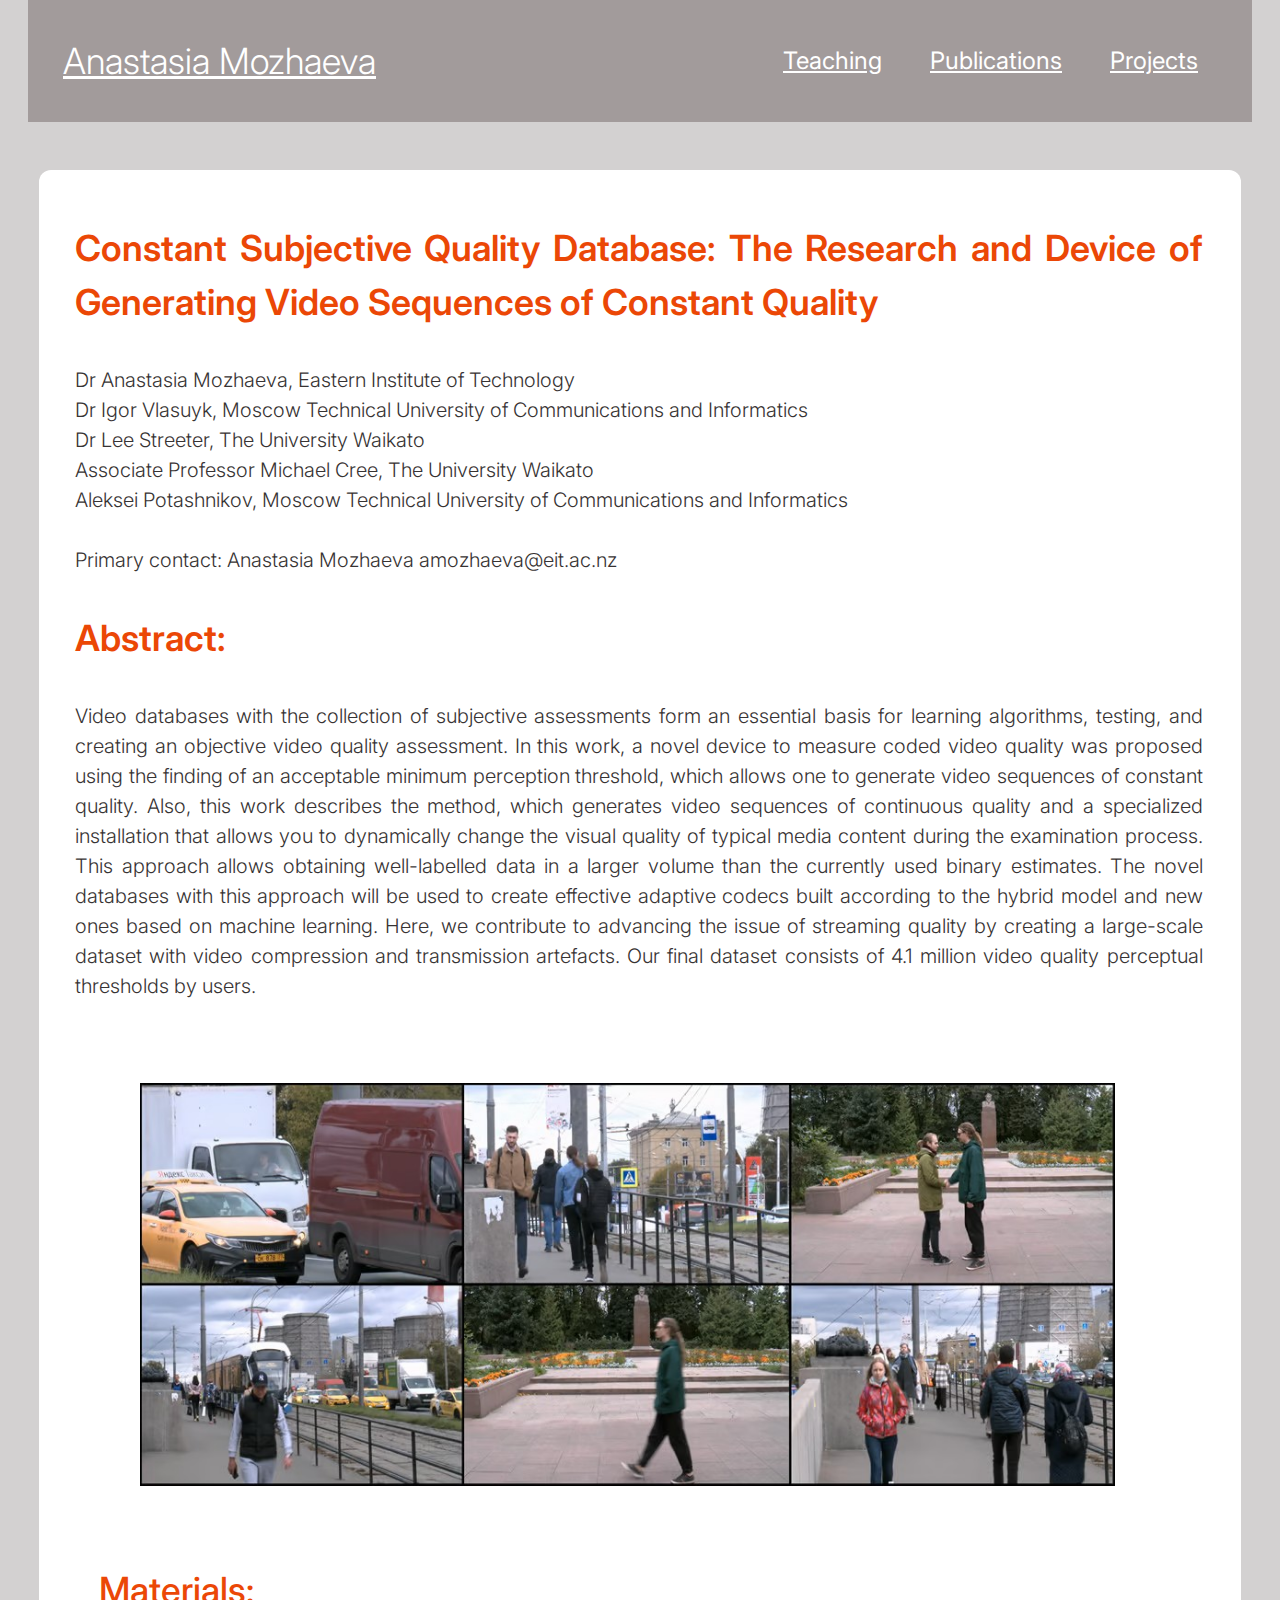
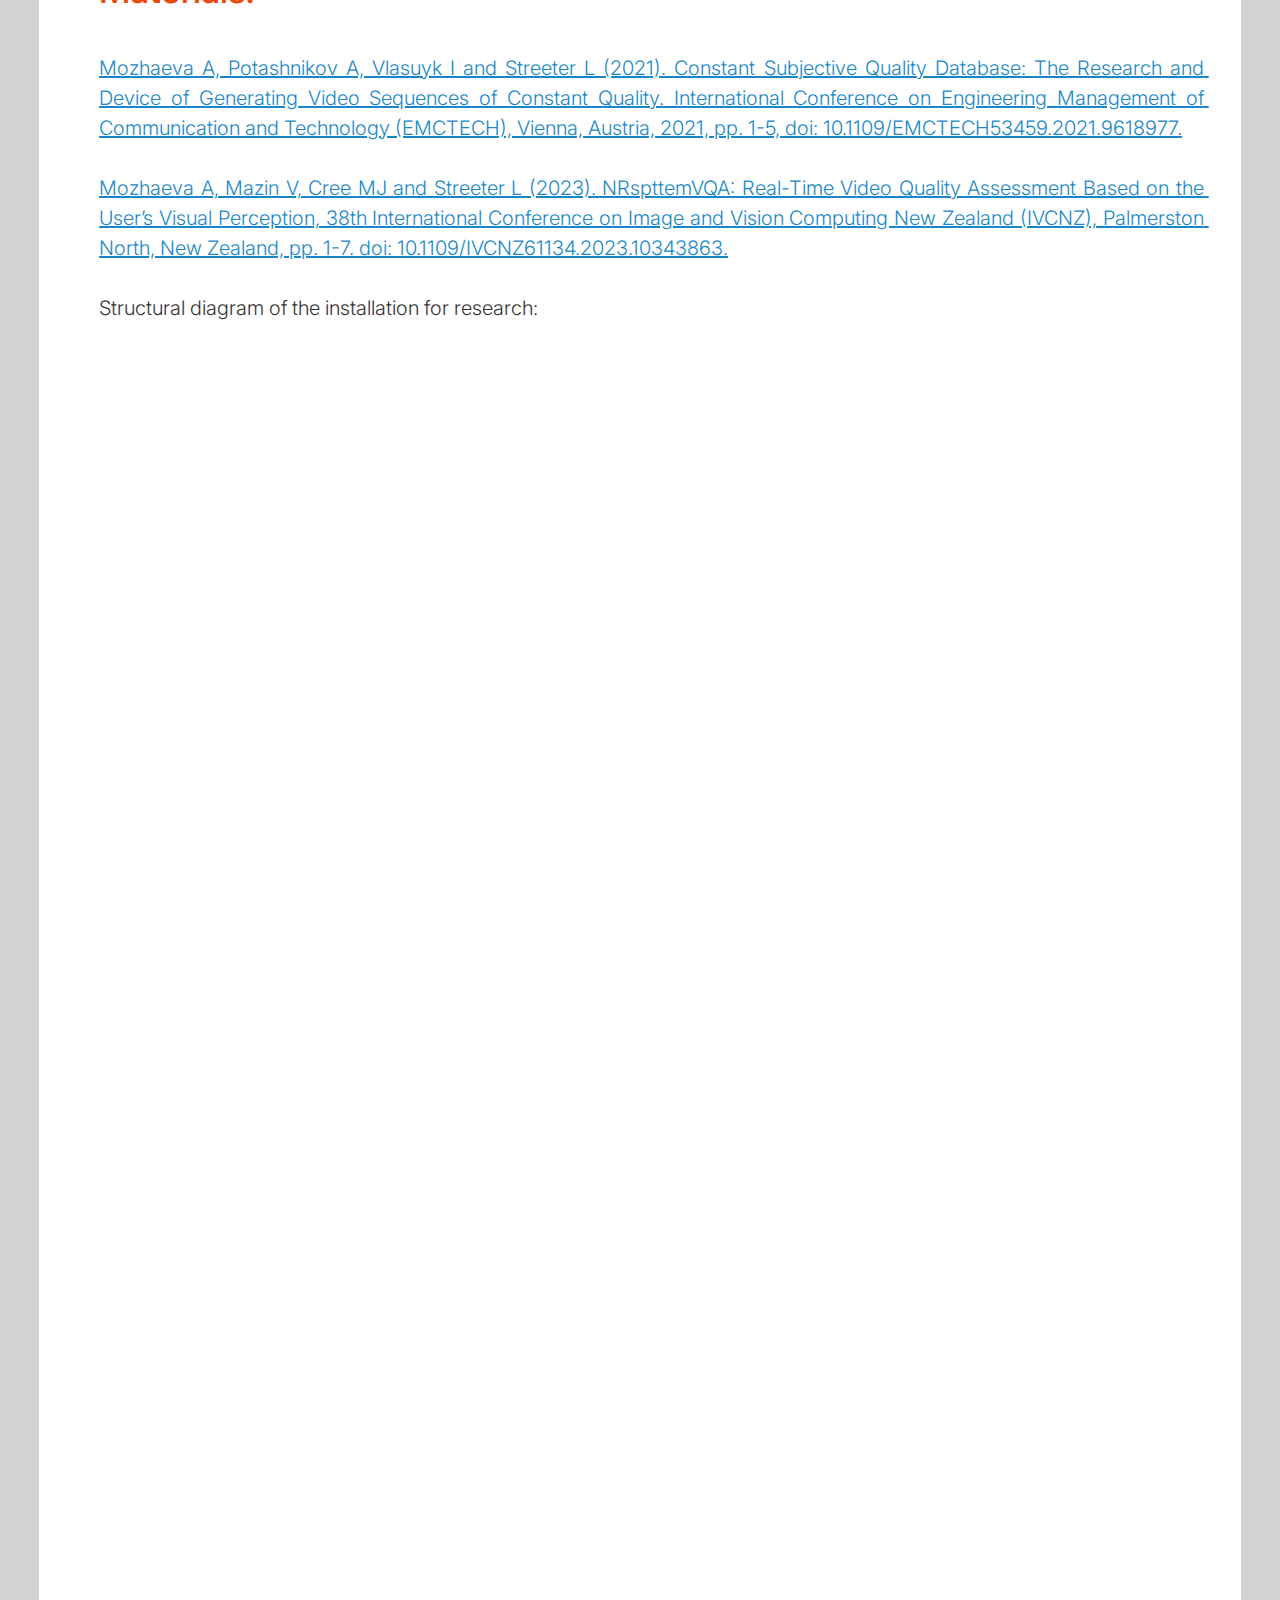
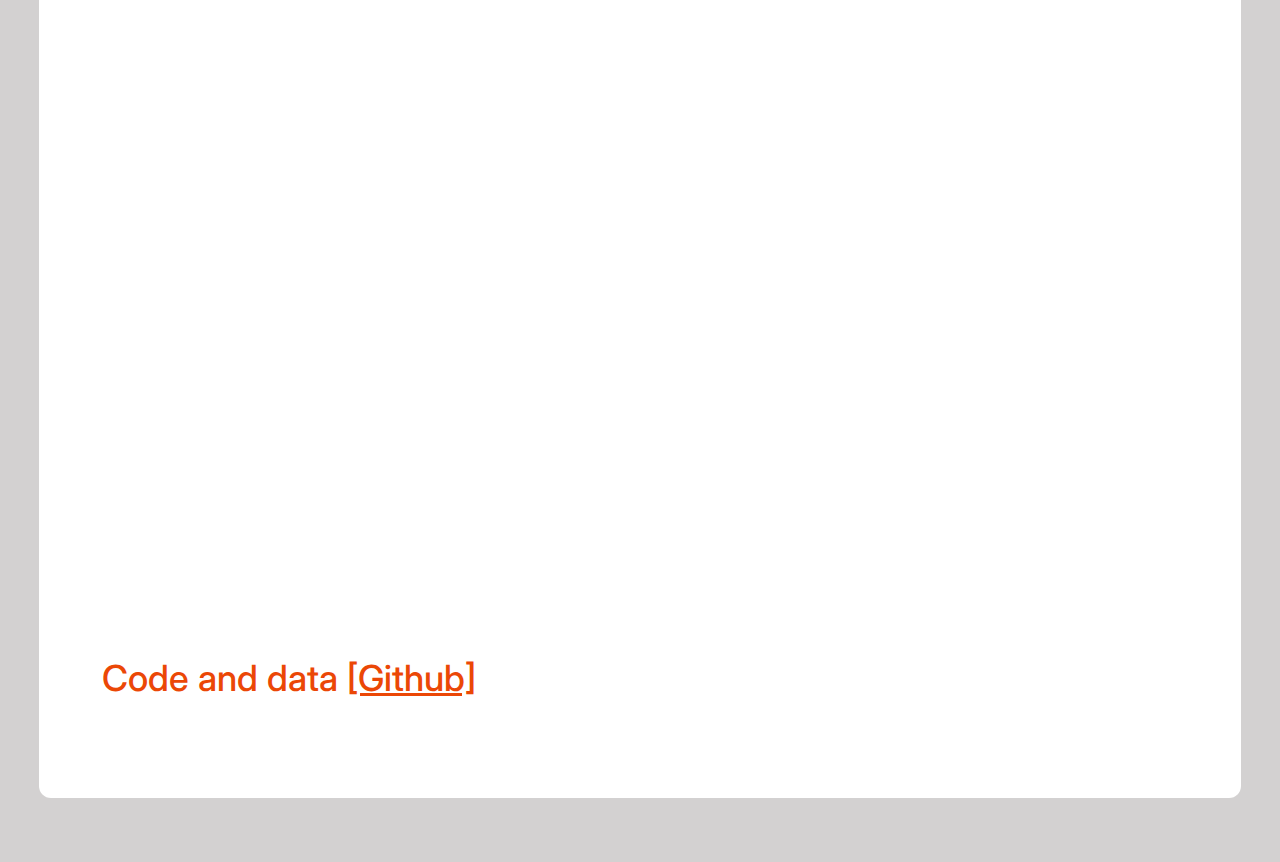
<file: contrastquality.html>
<!DOCTYPE html>
<!-- This site was created by Dr Anastasia Mozhaeva -->
<html lang="en" xml:lang="en">
  
<head>
  <meta charset="UTF-8">
  <title>Anastasia Mozhaeva - Computing Lecturer & Researcher</title>
  <meta name="viewport" content="width=device-width, initial-scale=1.0">
  <link rel="canonical" href="https://anastasiamozz.github.io/EIT/">
  <meta name="description" content="Created by Dr Anastasia Mozhaeva">
  <!-- Preload critical images -->
  <link rel="preload" href="image/I1.jpg" as="image">

  <meta property="og:url" content="https://anastasiamozz.github.io/EIT/">
  <meta property="og:type" content="website">
  <meta property="og:description" content="Created by Dr Anastasia Mozhaeva">
  <meta property="og:image:type" content="image/jpeg">
  <meta property="og:image:width" content="1200">
  <meta property="og:image:height" content="630">
  <meta property="og:image" content="https://github.com/anastasiamozz/EIT/blob/main/image/I1.jpg">


  <link rel="preconnect" href="https://fonts.googleapis.com">
  <link rel="preconnect" href="https://fonts.gstatic.com" crossorigin>
  <link href="https://fonts.googleapis.com/css2?family=Inter:wght@300;400;500;600&display=swap" rel="stylesheet">
  
  <!-- This site was created by Dr A.Mozhaeva -->
  <script>
    window.F2W_REACTIONS=(()=>{const n=[];return{}})(),
    window.F2W_VARIABLES={"--Spacing-M":48},
    window.F2W_COLLECTION_VARS={"variable-collection":{"mode 1":{"--Spacing-M":48}}},
    window.F2W_COLLECTION_MODE_BPS={},
    window.F2W_COLOR_SCHEMES=void 0,
    window.F2W_LANGUAGES=void 0;
  </script>


</script><script>var Ue=Object.defineProperty,Ke=Object.defineProperties,Ye=Object.getOwnPropertyDescriptors,H=Object.getOwnPropertySymbols,oe=Object.prototype.hasOwnProperty,ie=Object.prototype.propertyIsEnumerable,re=(r,n,o)=>n in r?Ue(r,n,{enumerable:!0,configurable:!0,writable:!0,value:o}):r[n]=o,w=(r,n)=>{for(var o in n||(n={}))oe.call(n,o)&&re(r,o,n[o]);if(H)for(var o of H(n))ie.call(n,o)&&re(r,o,n[o]);return r},V=(r,n)=>Ke(r,Ye(n)),se=(r,n)=>{var o={};for(var i in r)oe.call(r,i)&&n.indexOf(i)<0&&(o[i]=r[i]);if(r!=null&&H)for(var i of H(r))n.indexOf(i)<0&&ie.call(r,i)&&(o[i]=r[i]);return o},ae=(r,n,o)=>new Promise((i,l)=>{var a=p=>{try{c(o.next(p))}catch(f){l(f)}},d=p=>{try{c(o.throw(p))}catch(f){l(f)}},c=p=>p.done?i(p.value):Promise.resolve(p.value).then(a,d);c((o=o.apply(r,n)).next())});function I(r,n){return Math.round(r*n)/n}function q(r,n,o,i){let l=(r+(i||"")).toString().includes("%");if(typeof r=="string"?[r,n,o,i]=r.match(/(0?\.?\d+)%?\b/g).map(a=>Number(a)):i!==void 0&&(i=Number.parseFloat(i)),typeof r!="number"||typeof n!="number"||typeof o!="number"||r>255||n>255||o>255)throw new TypeError("Expected three numbers below 256");if(typeof i=="number"){if(!l&&i>=0&&i<=1)i=Math.round(255*i);else if(l&&i>=0&&i<=100)i=Math.round(255*i/100);else throw new TypeError(`Expected alpha value (${i}) as a fraction or percentage`);i=(i|256).toString(16).slice(1)}else i="";return(o|n<<8|r<<16|1<<24).toString(16).slice(1)+i}function F(r){return r.filter(le)}function le(r){return r!=null}function $(r){console.warn(r)}function W(r){return typeof r=="object"&&r.type==="VARIABLE_ALIAS"}function qe(r){if("a"in r){let o=I(r.a,100);if(o!==1)return`rgba(${r.r},${r.g},${r.b},${o})`}let n=q(r.r,r.g,r.b);return n[0]===n[1]&&n[2]===n[3]&&n[4]===n[5]?`#${n[0]}${n[2]}${n[4]}`:`#${n}`}function Ze(r){let{r:n,g:o,b:i,a:l=1}=r;return{r:I(n*255,1),g:I(o*255,1),b:I(i*255,1),a:l}}function R(r){return`${I(r,10)}px`}function Z(r){return`${I(r,10)}%`}function ue(r){switch(typeof r){case"object":if(W(r))return`var(${r.id})`;if("r"in r)return qe(Ze(r));case"string":case"number":case"boolean":default:return String(r)}}function z(r){return"T"+r}function Q(r,n,o){let i=Object.entries(n);if(!i.length)return"";let l=[r+" {",...i.filter(([,a])=>a!==void 0&&a!=="").map(([a,d])=>`  ${a}: ${d};`),"}"];return o&&(l=l.map(a=>o+a)),l.join(`
`)}var Je={padding:"0",margin:"0"},et={a:{color:"inherit","text-decoration":"inherit"},input:{border:"none",font:"inherit",outline:"none","background-color":"inherit"},button:{"border-style":"none",width:"auto",overflow:"visible",background:"transparent",font:"inherit","background-color":"inherit","line-height":"normal",color:"inherit"},textarea:{font:"inherit","background-color":"inherit"},select:{font:"inherit","background-color":"inherit"},img:{display:"block"},picture:{display:"block"},video:{display:"block"},canvas:{display:"block"},svg:{display:"block"}},sn=Q("*",Je)+Object.entries(et).map(([r,n])=>Q(r,n)).join(`
`),de=["appear","mousedown","mouseenter","mouseleave","mouseup","timeout","click","press","drag","keydown","hover"];function ce(r,n,o){if(o.direction==="LEFT"){if(n==="BOTTOM_LEFT"||n==="TOP_LEFT")return[{eltId:r,props:[{key:"left",from:"100%",to:"0%"}]}];if(n==="BOTTOM_RIGHT"||n==="TOP_RIGHT")return[{eltId:r,props:[{key:"translate",from:"100% 0px",to:"0px 0px"}]}];{let i=n==="CENTER"?"-50%":"0px";return[{eltId:r,props:[{key:"left",from:"100%",to:"50%"},{key:"translate",from:`0px ${i}`,to:`-50% ${i}`}]}]}}else if(o.direction==="RIGHT"){if(n==="BOTTOM_LEFT"||n==="TOP_LEFT")return[{eltId:r,props:[{key:"translate",from:"-100% 0px",to:"0px 0px"}]}];if(n==="BOTTOM_RIGHT"||n==="TOP_RIGHT")return[{eltId:r,props:[{key:"right",from:"100%",to:"0px"}]}];{let i=n==="CENTER"?"-50%":"0px";return[{eltId:r,props:[{key:"left",from:"0px",to:"50%"},{key:"translate",from:`-100% ${i}`,to:`-50% ${i}`}]}]}}else if(o.direction==="TOP")if(n==="BOTTOM_LEFT"||n==="BOTTOM_RIGHT"||n==="BOTTOM_CENTER"){let i=n==="BOTTOM_CENTER"?"-50%":"0px";return[{eltId:r,props:[{key:"translate",from:`${i} 100%`,to:`${i} 0px`}]}]}else return n==="TOP_LEFT"||n==="TOP_RIGHT"||n==="TOP_CENTER"?[{eltId:r,props:[{key:"top",from:"100%",to:"0px"}]}]:[{eltId:r,props:[{key:"top",from:"100%",to:"50%"},{key:"translate",from:"-50% 0%",to:"-50% -50%"}]}];else if(o.direction==="BOTTOM"){if(n==="BOTTOM_LEFT"||n==="BOTTOM_RIGHT"||n==="BOTTOM_CENTER")return[{eltId:r,props:[{key:"bottom",from:"100%",to:"0px"}]}];if(n==="TOP_LEFT"||n==="TOP_RIGHT"||n==="TOP_CENTER"){let i=n==="TOP_CENTER"?"-50%":"0px";return[{eltId:r,props:[{key:"translate",from:`${i} -100%`,to:`${i} 0px`}]}]}else return[{eltId:r,props:[{key:"top",from:"0px",to:"50%"},{key:"translate",from:"-50% -100%",to:"-50% -50%"}]}]}else console.warn("Unsupported transition:",o);return[]}function G(r){if(r)return(...n)=>{if(!r)return;let o=r;return r=void 0,o(...n)}}var tt=r=>r instanceof HTMLElement||r instanceof SVGElement;function nt(r,n){if(!r.parentElement)return;let o=new MutationObserver(i=>{for(let l of i.filter(a=>a.type==="childList"))for(let a of l.removedNodes)a===r&&(n?.(),o.disconnect())});o.observe(r.parentElement,{childList:!0})}function _(r,n){let o=new MutationObserver(i=>{for(let l of i.filter(a=>a.type==="childList"))for(let a of l.addedNodes)tt(a)&&a.matches(r)&&nt(a,n(a))});return o.observe(document,{childList:!0,subtree:!0}),()=>o.disconnect()}var pe=new Set(["youtube-video","vimeo-video","spotify-audio","jwplayer-video","videojs-video","wistia-video","cloudflare-video","hls-video","shaka-video","dash-video"]);function rt(r){return pe.has(r.tagName.toLowerCase())||r.tagName==="VIDEO"}function ot(r){if(r.tagName!=="IFRAME")return!1;let n=r.src;return(n.includes("youtube.com")||n.includes("youtube-nocookie.com"))&&n.includes("enablejsapi=1")}var D=class{constructor(r){this.iframe=r,this.info={},this.messageListener=null,this.loaded=new Promise(n=>{let o=()=>{this.iframe.removeEventListener("load",o),setTimeout(()=>{this.requestYoutubeListening()})};this.iframe.addEventListener("load",o),this.messageListener=i=>{if(i.source===this.iframe.contentWindow&&i.data){let l;try{l=JSON.parse(i.data)}catch(a){console.error("YoutubeController messageListener",a);return}l.event==="onReady"&&this.iframe.removeEventListener("load",o),l.info&&(Object.assign(this.info,l.info),n(!0))}},window.addEventListener("message",this.messageListener),this.requestYoutubeListening()})}sendYoutubeMessage(r){return ae(this,arguments,function*(n,o=[]){var i;yield this.loaded,(i=this.iframe.contentWindow)==null||i.postMessage(JSON.stringify({event:"command",func:n,args:o}),"*")})}requestYoutubeListening(){var r;(r=this.iframe.contentWindow)==null||r.postMessage(JSON.stringify({event:"listening"}),"*")}get muted(){return this.info.muted}get volume(){return this.info.volume}set muted(r){r?this.sendYoutubeMessage("mute"):this.sendYoutubeMessage("unMute")}get currentTime(){return this.info.currentTime}set currentTime(r){this.sendYoutubeMessage("seekTo",[r,!0])}get paused(){return this.info.playerState===2}play(){this.sendYoutubeMessage("playVideo")}pause(){this.sendYoutubeMessage("pauseVideo")}static from(r){return r.f2w_yt_controller||(r.f2w_yt_controller=new D(r))}};function M(r){if(rt(r))return r;if(ot(r))return D.from(r)}function fe(r){let n=M(r);return n?()=>(n.muted=!n.muted,()=>{n.muted=!n.muted}):()=>console.warn("Video element not recognized",r)}function me(r){let n=M(r);return n?()=>(n.muted=!0,()=>{n.muted=!1}):()=>console.warn("Video element not recognized",r)}function ge(r){let n=M(r);return n?()=>(n.muted=!1,()=>{n.muted=!0}):()=>console.warn("Video element not recognized",r)}function ye(r){let n=M(r);return n?()=>(n.play(),()=>n.pause()):()=>console.warn("Video element not recognized",r)}function Ee(r){let n=M(r);return n?()=>(n.pause(),()=>n.play()):()=>console.warn("Video element not recognized",r)}function he(r){let n=M(r);return n?()=>(n.paused?n.play():n.pause(),()=>{n.paused?n.play():n.pause()}):()=>console.warn("Video element not recognized",r)}function xe(r,n){let o=M(r);return o?()=>{o.currentTime=n}:()=>console.warn("Video element not recognized",r)}function be(r,n){let o=M(r);return o?()=>(o.currentTime+=n,()=>{o.currentTime-=n}):()=>console.warn("Video element not recognized",r)}function Te(r,n){let o=M(r);return o?()=>(o.currentTime-=n,()=>{o.currentTime+=n}):()=>console.warn("Video element not recognized",r)}function Ne(){let r=navigator.userAgent;return r.includes("Safari")&&!r.includes("Chrome")}function ve(r){return r==="absolute"||r==="fixed"}var it=Ne();function U(r,n,o){r.animate(w({},n),{pseudoElement:o,iterations:1,duration:0,fill:"forwards"})}function J(r){return Object.fromEntries(r.map(n=>[n.camelKey,[n.from,n.to]]))}function K(r,n,o,i,l){let a=r.parentElement,d=getComputedStyle(r),c=getComputedStyle(a).display,p=c.endsWith("flex")||c.endsWith("grid"),f=ve(d.position),h=n.map(s=>V(w({},s),{camelKey:s.key.startsWith("--")?s.key:s.key.replace(/-([a-z])/g,(E,T)=>T.toUpperCase())})),A={},b=h.filter(s=>s.pseudo?!1:s.key.startsWith("--f2w-attr-")?(A[s.key.slice(11)]=s.to,!1):!0),u=J(b),x=J(h.filter(s=>s.pseudo==="::before")),C=J(h.filter(s=>s.pseudo==="::after")),m;u.display&&(u.display[0]==="none"?r.style.display=String(u.display[1]):u.display[1]==="none"&&p&&!f&&(r.style.display="none"),m=String(u.display[1]),delete u.display),it&&(Ce(r,u,"overflow"),Ce(r,u,"rowGap","gridRowGap"));let v=+getComputedStyle(r).getPropertyValue("--f2w-order");if(u["--f2w-order"]){let s=u["--f2w-order"][1];v=s===void 0?NaN:+s,isNaN(v)||r.style.setProperty("--f2w-order",String(v)),delete u["--f2w-order"]}if(isNaN(v)||l.add(a),u["--f2w-img-src"]){let s=r.f2w_image_lazy_loader,E=u["--f2w-img-src"][1];s||(r.f2w_image_lazy_loader=s=new Image,s.decoding="sync",s.onload=()=>{r.decoding="sync",r.setAttribute("src",E),delete r.f2w_image_lazy_loader}),s.src=E,delete u["--f2w-img-src"]}u.$innerHTML&&(r.innerHTML=String(u.$innerHTML[1]),delete u.$innerHTML);for(let[s,E]of Object.entries(A))r.setAttribute(s,String(E));if(u.left&&u.right){if(u.left[1]==="revert"&&u.right[0]==="revert"){let{right:s}=a.getBoundingClientRect(),{right:E}=r.getBoundingClientRect(),T=R(s-E);U(r,{left:"revert",right:T}),delete u.left,u.right[0]=T}else if(u.left[0]==="revert"&&u.right[1]==="revert"){let{left:s}=a.getBoundingClientRect(),{left:E}=r.getBoundingClientRect(),T=R(E-s);U(r,{right:"revert",left:T}),delete u.right,u.left[0]=T}}if(u.top&&u.bottom){if(u.top[1]==="revert"&&u.bottom[0]==="revert"){let{bottom:s}=a.getBoundingClientRect(),{bottom:E}=r.getBoundingClientRect(),T=R(s-E);U(r,{top:"revert",bottom:T}),delete u.top,u.bottom[0]=T}else if(u.top[0]==="revert"&&u.bottom[1]==="revert"){let{top:s}=a.getBoundingClientRect(),{top:E}=r.getBoundingClientRect(),T=R(E-s);U(r,{bottom:"revert",top:T}),delete u.bottom,u.top[0]=T}}u.backgroundImage&&b.filter(s=>s.key.startsWith("background-")).forEach(s=>{r.style.setProperty(s.key,String(s.to)),delete u[s.camelKey]});for(let[s,E]of[["before",x],["after",C]])E.display&&(E.display[1]==="none"?(r.classList.remove(s+"-visible"),r.classList.add(s+"-hidden")):(r.classList.remove(s+"-hidden"),r.classList.add(s+"-visible")));let g=(s,E,T=!1)=>{if(!(!T&&!Object.keys(s).length))return r.animate(w({easing:o},s),{pseudoElement:E,iterations:1,duration:i,fill:"both"})},y=g(u,void 0,!!m);m&&y.finished.then(()=>{r.style.display=m}),g(x,"::before"),g(C,"::after")}var Ce=(r,n,...o)=>{let i=o.find(l=>l in n);!i||(r.style[o[0]]=String(n[i][1]),delete n[i])},Pe=()=>window.F2W_REACTIONS,j=()=>window.F2W_VARIABLES,st=()=>window.F2W_COLLECTION_MODE_BPS,Oe=r=>{var n,o;return(o=(n=window.F2W_COLLECTION_VARS)==null?void 0:n[r])!=null?o:{}},at=(r,n)=>Oe(r)[n];function _e(r,n){j()[r]=n;let o=ue(n);document.body.style.setProperty(r,o);let i=`data${r.slice(1)}`;document.body.hasAttribute(i)&&document.body.setAttribute(i,o),document.dispatchEvent(new CustomEvent("f2w-set-variable",{detail:{id:r,value:n,str:o}}))}function X(r,n){var o;document.body.setAttribute(`data-${r}`,n);let i=(o=at(r,n))!=null?o:{};for(let[l,a]of Object.entries(i))_e(l,a)}function lt(r,n){X(r,n),ke(r,n)}function ke(r,n){var o,i;if((o=window.F2W_COLOR_SCHEMES)!=null&&o.includes(r))localStorage?.setItem(We,n);else if((i=window.F2W_LANGUAGES)!=null&&i.includes(r)){localStorage?.setItem(ze,n);let l=Array.from(document.head.querySelectorAll('link[rel="alternate"]')).find(a=>a.hreflang===n);l&&history.replaceState(null,"",new URL(l.href).pathname)}}function N(r){return typeof r=="number"?r:typeof r=="boolean"?r?1:0:typeof r=="string"?parseFloat(r):0}function O(r){return String(r)}function S(r){return typeof r=="string"?r==="true":!!r}function B(r,n){var o,i;if(r===void 0)return!1;if(W(r))return B(j()[r.id]);if(typeof r=="object"&&"expressionArguments"in r){let l=r.expressionArguments.map(d=>d.value).filter(d=>d!==void 0).map(d=>B(d,n)),a=(i=(o=r.expressionArguments[0])==null?void 0:o.resolvedType)!=null?i:"STRING";switch(r.expressionFunction){case"ADDITION":return a==="FLOAT"?l.map(N).reduce((d,c)=>d+c):l.map(O).reduce((d,c)=>d+c);case"SUBTRACTION":if(l.length!==2)throw new Error("Invalid expression");return N(l[0])-N(l[1]);case"DIVISION":if(l.length!==2)throw new Error("Invalid expression");return N(l[0])/N(l[1]);case"MULTIPLICATION":return l.map(N).reduce((d,c)=>d*c);case"NEGATE":if(l.length!==1)throw new Error("Invalid expression");return-N(l[0]);case"GREATER_THAN":if(l.length!==2)throw new Error("Invalid expression");return N(l[0])>N(l[1]);case"GREATER_THAN_OR_EQUAL":if(l.length!==2)throw new Error("Invalid expression");return N(l[0])>=N(l[1]);case"LESS_THAN":if(l.length!==2)throw new Error("Invalid expression");return N(l[0])<N(l[1]);case"LESS_THAN_OR_EQUAL":if(l.length!==2)throw new Error("Invalid expression");return N(l[0])<=N(l[1]);case"EQUALS":if(l.length!==2)throw new Error("Invalid expression");return a==="FLOAT"?N(l[0])===N(l[1]):a==="BOOLEAN"?S(l[0])===S(l[1]):O(l[0])===O(l[1]);case"NOT_EQUAL":if(l.length!==2)throw new Error("Invalid expression");return a==="FLOAT"?N(l[0])!==N(l[1]):a==="BOOLEAN"?S(l[0])!==S(l[1]):O(l[0])!==O(l[1]);case"AND":if(l.length!==2)throw new Error("Invalid expression");return S(l[0])&&S(l[1]);case"OR":if(l.length!==2)throw new Error("Invalid expression");return S(l[0])||S(l[1]);case"NOT":if(l.length!==1)throw new Error("Invalid expression");return!S(l[0]);case"VAR_MODE_LOOKUP":default:return console.warn(`Expression not implemented yet: ${r.expressionFunction}`),!1}}else return r}function te(r,n,o){let i=r.map(l=>ut(l,n,o));return(l,a)=>{let d=i.map(c=>c(l,a)).filter(c=>!!c);if(d.length)return(c,p)=>d.forEach(f=>f(c,p))}}function ut(r,n,o){for(;r.type==="ALIAS";)r=Pe()[r.alias];let i=dt(r,n,o);return l=>{if(r.type!=="ANIMATE"&&o==="drag"){let a=l.detail;if(!a.handled)return a.handled=!0,i(l)}if(!L){if(r.type==="ANIMATE"&&r.rootId){let a=document.getElementById(r.rootId);if(a!=null&&a.parentElement){let d=G(i(l));if(d){let c=a?.parentElement;for(;c&&((c.f2w_reset||(c.f2w_reset=[])).push(d),c=c.parentElement,c?.tagName!=="BODY"););}return d}}return i(l)}}}function dt(action,bound,trigger){var e,t;switch(action.type){case"BACK":return()=>{var r;return((r=window.F2W_PREVIEW_BACK)!=null?r:history.back)()};case"JS":return()=>eval(action.code);case"URL":return()=>{action.openInNewTab?window.open(action.url,"_blank"):window.F2W_PREVIEW_NAVIGATE?window.F2W_PREVIEW_NAVIGATE(action.url):location.assign(action.url)};case"SET_VARIABLE":let{variableId,variableValue}=action;if(variableId&&variableValue?.value!==void 0)return()=>_e(variableId,B(variableValue.value,variableId));break;case"SET_VARIABLE_MODE":let{variableCollectionName,variableModeName}=action;if(variableCollectionName&&variableModeName)return()=>lt(variableCollectionName,variableModeName);break;case"CONDITIONAL":let blocks=action.conditionalBlocks.map(r=>{let n=te(r.actions,bound,trigger),{condition:o}=r;return{test:o?()=>S(B(o.value)):()=>!0,run:n}});return()=>{let r=[];for(let n of blocks)if(n.test()){let o=n.run();o&&r.push(o);break}if(r.length)return n=>r.forEach(o=>o(n))};case"KEY_CONDITION":let run=te(action.actions,bound,trigger),keyCode=action.keyCodes[0],shiftKey=action.keyCodes.slice(1).includes(16),ctrlKey=action.keyCodes.slice(1).includes(17),altKey=action.keyCodes.slice(1).includes(18),metaKey=action.keyCodes.slice(1).includes(91);return r=>{if(r instanceof KeyboardEvent){if(r.keyCode!==keyCode||r.ctrlKey!==ctrlKey||r.altKey!==altKey||r.metaKey!==metaKey||r.shiftKey!==shiftKey)return;r.preventDefault(),r.stopPropagation(),run(r)}};case"CLOSE_OVERLAY":{if(action.self)return r=>{var n,o;return(o=(n=r?.target)==null?void 0:n.f2w_close)==null?void 0:o.call(n)};if(action.overlayId){let r=document.getElementById(action.overlayId);if(!r)break;return()=>{var n;return(n=r.f2w_close)==null?void 0:n.call(r)}}break}case"SCROLL_TO":if(!action.destinationId)break;let elt=document.getElementById(action.destinationId);if(!elt)break;return r=>{var n;r?.currentTarget instanceof HTMLAnchorElement&&r?.preventDefault(),elt.scrollIntoView({behavior:(n=action.transition)!=null&&n.type?"smooth":"instant"})};case"OVERLAY":if(!action.destinationId)break;let overlay=document.getElementById(action.destinationId);if(!overlay)break;let modal=Array(...overlay.children).find(r=>r.tagName!=="TEMPLATE");if(!modal)break;let{transition,overlayPositionType,overlayRelativePosition}=action,duration=Math.round(1e3*((e=transition?.duration)!=null?e:0)),animations=[{eltId:action.destinationId,props:[{key:"visibility",from:"hidden",to:"visible"},{key:"opacity",from:"0",to:"1"}]}];return overlayPositionType==="MANUAL"?()=>{var r,n,o;if(trigger==="hover"){let d=(r=bound.f2w_mouseleave_remove)==null?void 0:r.call(bound);if(d){let c=p=>{Se(p,bound)&&Se(p,modal)&&(d(),document.removeEventListener("mousemove",c))};document.addEventListener("mousemove",c)}}let i=animations.slice(0),l=R(bound.getBoundingClientRect().left+((n=overlayRelativePosition?.x)!=null?n:0)),a=R(bound.getBoundingClientRect().top+((o=overlayRelativePosition?.y)!=null?o:0));return modal.style.setProperty("left",l),modal.style.setProperty("top",a),transition?.type==="MOVE_IN"&&(transition.direction==="LEFT"?i.push({eltId:modal.id,props:[{key:"left",from:"100%",to:l}]}):transition.direction==="RIGHT"?i.push({eltId:modal.id,props:[{key:"left",from:"0px",to:l},{key:"translate",from:"-100% 0px",to:"0px 0px"}]}):transition.direction==="TOP"?i.push({eltId:modal.id,props:[{key:"top",from:"100%",to:a}]}):transition.direction==="BOTTOM"&&i.push({eltId:modal.id,props:[{key:"top",from:"0px",to:a},{key:"translate",from:"0px -100%",to:"0px 0px"}]})),ee(i,transition?.easing,duration,bound,trigger,`${trigger}(manual_overlay)`,overlay)()}:(transition?.type==="MOVE_IN"?animations.push(...ce(modal.id,overlayPositionType,transition)):transition!=null&&transition.type&&console.warn("Unsupported transition:",transition),ee(animations,transition?.easing,duration,bound,trigger,`${trigger}(overlay)`,overlay));case"ANIMATE":{let{animations:r,transition:n,rootId:o,reset:i}=action,l=Math.round(1e3*((t=n?.duration)!=null?t:0)),a=ee(r,n?.easing,l,bound,trigger,i?`${trigger}(+reset)`:trigger);return i&&o?(d,c)=>{let p=document.getElementById(o);if(p){let{f2w_reset:f}=p;f!=null&&f.length&&(delete p.f2w_reset,f.reverse().forEach(h=>h(void 0,!0)))}return a(d,c)}:a}case"UPDATE_MEDIA_RUNTIME":{if(!action.destinationId)break;let r=document.getElementById(action.destinationId);if(!r)break;switch(action.mediaAction){case"MUTE":return me(r);case"UNMUTE":return ge(r);case"TOGGLE_MUTE_UNMUTE":return fe(r);case"PLAY":return ye(r);case"PAUSE":return Ee(r);case"TOGGLE_PLAY_PAUSE":return he(r);case"SKIP_BACKWARD":return Te(r,action.amountToSkip);case"SKIP_FORWARD":return be(r,action.amountToSkip);case"SKIP_TO":return xe(r,action.newTimestamp)}}default:return()=>console.warn("Action not implemented yet: "+action.type)}return()=>{}}var Ae=9999;function ee(r,n="linear",o,i,l,a,d){return c=>{let p=r;d&&(document.body.parentElement.style.overflow="hidden",p=[{eltId:d.id,props:[{key:"z-index",from:0,to:Ae++}]},...p]);let f=k(p,n,o,i,l,a,c),h=G((A,b)=>{d&&(Ae--,document.body.parentElement.style.overflow=""),k(f,n,b?0:o,i,l,`${a}(revert)`)});return d&&(d.f2w_close=h),h}}var we=new Map;function k(r,n,o,i,l,a,d){var c,p,f;let h=[],A=new Set;if(l==="drag")return ct(r,n,o,i,d.detail),[];for(let{eltId:b,altId:u,props:x,reactions:C}of r){let m=document.getElementById(b);if(!m){let v=we.get(b);v&&(m=document.getElementById(v))}if(!m){$(`Can't find element for id: ${b}`);continue}if(u){let v=document.getElementById(u);if(!v){let s=document.getElementById(z(u));if(!s){$(`Can't find template for id: ${u}`);continue}v=((c=s.content)==null?void 0:c.cloneNode(!0)).querySelector("*")}let{f2w_mouseup:g}=m,y=(p=m.f2w_mouseleave_remove)==null?void 0:p.call(m);if(y&&He(v,y),g&&v.addEventListener("mouseup",g),(y||g)&&Be(v),Fe(v,!0,o),o)m.insertAdjacentElement("afterend",v),K(m,[{key:"display",from:getComputedStyle(m).display,to:"none"}],n,o,A),K(v,[{key:"opacity",from:0,to:"revert-layer"},{key:"display",from:"none",to:"revert-layer"}],n,o,A);else{m.parentElement.replaceChild(v,m);let s=document.getElementById(z(b));s||(s=document.createElement("template"),s.id=z(b),s.innerHTML=m.outerHTML,v.insertAdjacentElement("afterend",s)),we.set(b,v.id)}h.push({eltId:v.id,altId:m.id}),isNaN(+getComputedStyle(v).getPropertyValue("--f2w-order"))||A.add(v.parentElement)}else{let v=(x||[]).map(y=>{let s=Re(m,y.key,y.from),E=Re(m,y.key,y.to);return{key:y.key,pseudo:y.pseudo,from:s,to:E}}).filter(y=>y.from!==y.to);K(m,v,n,o,A),C&&(l!=="hover"&&((f=m.f2w_mouseleave_remove)==null||f.call(m)),C.forEach(y=>De(m,y.type,y.to,o)));let g={eltId:b,props:v.map(y=>{let s={key:y.key,from:y.to,to:y.from};return y.pseudo&&(s.pseudo=y.pseudo),s})};C&&(g.reactions=C.map(y=>({type:y.type,from:y.to,to:y.from}))),h.push(g)}}for(let b of A){let u=Array.from(b.children).map((C,m)=>({it:C,i:m})),x=!1;u.sort((C,m)=>{let v=+(getComputedStyle(C.it).getPropertyValue("--f2w-order")||"99999"),g=+(getComputedStyle(m.it).getPropertyValue("--f2w-order")||"99999");return v-g}).forEach((C,m)=>{x?b.appendChild(C.it):x=m!==C.i})}return h}function Be(r){let n=r;for(;n;)n.classList.remove("pointer-events-none"),n=n.parentElement}function ct(r,n,o,i,l){if(l.handled)return;let a=i.getBoundingClientRect(),d=k(r.filter(u=>u.props).map(({eltId:u,props:x})=>({eltId:u,props:x})),"linear",0,i,"click","drag_start(tmp)"),c=i.getBoundingClientRect(),p=c.left-a.left,f=c.top-a.top,h=Math.sqrt(p*p+f*f);k(d,"linear",0,i,"click","drag_start(tmp undo)");let{x:A,y:b}=ne(l.start,l.end);if(A>0&&p>0||A<0&&p<0||p===0&&(b>0&&f>0||b<0&&f<0)){l.handled=!0;let u=r.map(m=>{var v;return V(w({},m),{swapped:!1,props:(v=m.props)==null?void 0:v.map(g=>V(w({},g),{curr:g.from}))})}),x=m=>{let{x:v,y:g}=ne(m.start,m.end),y=(v*p+g*f)/h;return Math.max(0,Math.min(100,100*y/h))},C=m=>{m.end.preventDefault(),m.end.stopPropagation();let v=x(m);k(F(u.map(g=>{let y=g,{reactions:s}=y,E=se(y,["reactions"]);if(g.props)return V(w({},E),{props:g.props.map(T=>{let je=yt(T,v),Ge=T.curr;return T.curr=je,V(w({},T),{from:Ge,to:je})})});if(g.altId){if(v<50&&g.swapped)return g.swapped=!1,{altId:g.eltId,eltId:g.altId};if(v>=50&&!g.swapped)return g.swapped=!0,E}})),"linear",0,i,"click","dragging")};C(l),i.f2w_drag_listener=m=>{if(C(m),m.finished){let v=x(m);k(F(u.map(g=>{if(g.props){let y=v<50?void 0:g.reactions;return{eltId:g.eltId,props:g.props.map(s=>V(w({},s),{from:s.curr,to:v<50?s.from:s.to})),reactions:y}}if(g.altId){if(v<50&&g.swapped)return g.swapped=!1,{altId:g.eltId,eltId:g.altId};if(v>=50&&!g.swapped)return g.swapped=!0,g}})),n,o,i,"click","drag_end")}}}}function Re(r,n,o){return o!=="$current"?o:getComputedStyle(r).getPropertyValue(n)}function Fe(r,n=!1,o=0){for(let i of de)for(let l of pt(r,`[data-reaction-${i}]`,n))De(l,i,l.getAttribute(`data-reaction-${i}`),o)}function pt(r,n,o=!1){let i=[...r.querySelectorAll(n)];return o&&r.matches(n)&&i.unshift(r),i}function De(r,n,o="",i=0){var l;if(!o&&n!=="hover"){mt(r,n);return}let a=0;if(o[0]==="T"){let f=o.indexOf("ms");a=parseFloat(o.slice(1,f))||0,o=o.slice(f+3)}let d=Pe(),c=F(o.split(",").map(f=>d[f])),p=te(c,r,n);if(n==="timeout"){ft(r,()=>p(),a+i);return}if(Be(r),n==="press"){let f,h=()=>{f?.(),f=void 0};r.f2w_mouseup=h,Y(r,"mousedown",A=>{f?.(),f=p(A)},n,P(r,"mouseup",h))}else if(n==="drag")Y(r,"dragging",f=>{p(f)},n);else if(n==="hover"){let f,h=C=>{f||(f=G(p(C)))},A=(l=r.f2w_mouseleave_remove)==null?void 0:l.call(r),b=()=>{f?.(),f=void 0,A?.()},u=setTimeout(()=>{r.matches(":hover")&&h()},i),x=He(r,b,u);Y(r,"mouseenter",h,n,x)}else n==="keydown"&&!r.getAttribute("tabindex")&&r.setAttribute("tabindex","-1"),n==="appear"&&Et.observe(r),Y(r,n,f=>{n!=="keydown"&&f.stopPropagation(),a?setTimeout(()=>p(f),a):p(f)},n)}function He(r,n,o=0){let i=P(r,"mouseleave",n),l=()=>(i(),clearTimeout(o),r.f2w_mouseleave===n&&delete r.f2w_mouseleave,r.f2w_mouseleave_remove===l&&delete r.f2w_mouseleave_remove,n);return r.f2w_mouseleave=n,r.f2w_mouseleave_remove=l}function Se({clientX:r,clientY:n},o){let{top:i,left:l,right:a,bottom:d}=o.getBoundingClientRect();return r>a+2||r<l-2||n>d+2||n<i-2}function $e(r){return`f2w_cleanup_${r}`}function ft(r,n,o){var i;let l=setTimeout(n,o);(i=r.f2w_cleanup_timeout)==null||i.call(r),r.f2w_cleanup_timeout=()=>{delete r.f2w_cleanup_timeout,clearTimeout(l)}}function mt(r,n){var o;let i=$e(n);(o=r[i])==null||o.call(r)}function Y(r,n,o,i,...l){var a;let d=[...l,P(r,n,o)],c=$e(i);(a=r[c])==null||a.call(r),r[c]=()=>{delete r[c],d.forEach(p=>p())}}function P(r,n,o,i){let l=a=>{!r.isConnected||o(a)};return r.addEventListener(n,l,i),()=>{r.removeEventListener(n,l,i)}}var We="f2w-color-scheme",ze="f2w-lang";if(window.F2W_THEME_SWITCH=r=>{var n;return(n=window.F2W_COLOR_SCHEMES)==null?void 0:n.forEach(o=>X(o,r))},window.F2W_COLOR_SCHEMES){let r=matchMedia("(prefers-color-scheme: dark)").matches?"dark":"light",n=localStorage==null?void 0:localStorage.getItem(We);_("body",()=>{var o,i;let l=document.body.getAttribute("data-preview-theme"),a=(o=l??n)!=null?o:r;(i=window.F2W_THEME_SWITCH)==null||i.call(window,a)})}if(window.F2W_LANGUAGES){let r=localStorage==null?void 0:localStorage.getItem(ze);_("body",()=>{var n,o,i;let l=Array.from(document.head.querySelectorAll('link[rel="alternate"]'));l.length===0||l.some(d=>d.getAttribute("hreflang")==="x-default"&&d.getAttribute("href")===window.location.href)||(r=document.documentElement.lang);let a=(o=(n=document.head.querySelector('link[rel="canonical"]'))==null?void 0:n.href)==null?void 0:o.endsWith("/404/");(i=window.F2W_LANGUAGES)==null||i.forEach(d=>{var c;let p=Object.fromEntries(Object.entries(Oe(d)).map(([h])=>[h.toLowerCase(),h])),f=[...navigator.languages];r&&f.unshift(r);for(let h of f){h=h.toLowerCase();let A=h.split("-")[0],b=(c=p[h])!=null?c:p[A];if(b){X(d,b),a||ke(d,b);break}}})})}var Me={},gt=Object.fromEntries(Object.entries(st()).map(([r,n])=>[r,Object.entries(n).map(([o,{minWidth:i}])=>({name:o,minWidth:i}))]));function Ve(){var r;let n=((r=window.visualViewport)==null?void 0:r.width)||window.innerWidth;for(let[o,i]of Object.entries(gt)){let l=[...i],a=l.splice(0,1)[0].name;for(let{name:d,minWidth:c}of l)n>=c&&(a=d);a!==Me[o]&&(X(o,a),Me[o]=a)}}var L=!1;_("body",()=>{let r,n=!1;P(document,"mousedown",o=>{r=o,L=!1}),P(document,"mousemove",o=>{var i,l,a;if(r&&ne(r,o).dist>2){let d={start:r,end:o};L?(a=(l=r.target)==null?void 0:l.f2w_drag_listener)==null||a.call(l,d):((i=r.target)==null||i.dispatchEvent(new CustomEvent("dragging",{detail:d})),L=!0,n=!0)}}),P(document,"mouseup",o=>{var i,l;r&&L&&((l=(i=r.target)==null?void 0:i.f2w_drag_listener)==null||l.call(i,{start:r,end:o,finished:!0})),r=void 0,L=!1}),P(document,"mouseup",o=>{var i,l;r&&L&&((l=(i=r.target)==null?void 0:i.f2w_drag_listener)==null||l.call(i,{start:r,end:o,finished:!0})),r=void 0,L=!1}),P(document,"click",o=>{n&&(n=!1,o.preventDefault(),o.stopPropagation())},{capture:!0}),Ve(),window.addEventListener("resize",Ve)}),addEventListener("DOMContentLoaded",()=>Fe(document)),addEventListener("DOMContentLoaded",()=>{if("mediumZoom"in window){let r=mediumZoom("[data-zoomable]");r.on("open",n=>{let o=getComputedStyle(n.target).objectFit,i=n.detail.zoom.getZoomedImage();o&&i&&(i.style.objectFit=o)}),r.on("closed",n=>{let o=n.detail.zoom.getZoomedImage();o.style.objectFit=""})}});function Ie(r){return r.endsWith("px")||r.endsWith("%")||r.startsWith("calc")}function Le(r){return r.startsWith("calc")?r.slice(4):r}function yt({from:r,to:n},o){if(r===n)return n;if(typeof r=="number"&&typeof n=="number")return r+(n-r)*(o/100);if(typeof r=="string"&&typeof n=="string"){if(r==="none"||n==="none"||r==="auto"||n==="auto")return o<50?r:n;if(r.endsWith("px")&&n.endsWith("px")){let i=parseFloat(r),l=parseFloat(n);return R(i+(l-i)*(o/100))}if(r.endsWith("%")&&n.endsWith("%")){let i=parseFloat(r),l=parseFloat(n);return Z(i+(l-i)*(o/100))}if(Ie(r)&&Ie(n)){let i=Le(r),l=Le(n);return`calc(${i} + (${l} - ${i}) * ${o/100})`}if(r.startsWith("rgb")&&n.startsWith("rgb")){let i=r.match(/\d+/g).map(Number),l=n.match(/\d+/g).map(Number);return`rgb(${i.map((a,d)=>a+(l[d]-a)*(o/100)).join(",")})`}}return o<50?r:n}function ne(r,n){let o=n.clientX-r.clientX,i=n.clientY-r.clientY;return{x:o,y:i,dist:Math.sqrt(Math.pow(o,2)+Math.pow(i,2))}}_("[data-bound-characters]",r=>{let n=()=>{let o=r.getAttribute("data-bound-characters"),i=O(B(j()[o]));i!==r.textContent&&(r.textContent=i)};return n(),document.addEventListener("f2w-set-variable",n),()=>document.removeEventListener("f2w-set-variable",n)}),_("[data-bound-visible]",r=>{let n=()=>{let o=r.getAttribute("data-bound-visible"),i=O(B(j()[o]));i!==void 0&&r.setAttribute("data-visible",i)};return n(),document.addEventListener("f2w-set-variable",n),()=>document.removeEventListener("f2w-set-variable",n)});var Et=new IntersectionObserver((r,n)=>{r.forEach(o=>{o.isIntersecting&&(n.unobserve(o.target),o.target.dispatchEvent(new CustomEvent("appear")))})},{threshold:.1});addEventListener("load",()=>{let r=window.location.hash.slice(1),n=new RegExp(r+"(_\\d+)?$");for(let o of document.querySelectorAll(`[id^="${r}"]`))if(n.test(o.id)&&o.getBoundingClientRect().height>0)return o.scrollIntoView()});

</script><link href="https://fonts.googleapis.com/css2?family=Inter:wght@300;400;500;600&amp;display=swap" rel="stylesheet"><style>*,:before,:after{box-sizing:border-box}

body{-webkit-font-smoothing:antialiased}textarea:focus-visible{outline:none}button{-webkit-font-smoothing:inherit;-moz-osx-font-smoothing:inherit;-webkit-appearance:none}*{margin:0;padding:0}a{color:inherit;-webkit-text-decoration:inherit;text-decoration:inherit}input{font:inherit;background-color:inherit;border:none;outline:none}button{font:inherit;background:0 0;background-color:inherit;color:inherit;border-style:none;width:auto;line-height:normal;overflow:visible}textarea,select{font:inherit;background-color:inherit}img,picture,video,canvas,svg{display:block}[data-reaction-click]{cursor:pointer}[data-visible=false]{display:none!important}.before-hidden:before,.after-hidden:after{display:none}.before-visible:before,.after-visible:after{content:""}::placeholder{color:inherit;opacity:.54}body *{scrollbar-width:none}body ::-webkit-scrollbar{display:none}[name=honey-pot-field]{display:none!important}.text{white-space:pre-wrap;overflow-wrap:break-word}.pointer-events-none{pointer-events:none}body{--Spacing-M:48}#_{background-color:#d3d1d1;min-height:100vh;display:grid}

#contrastquality{background-color:#d3d1d1;border-radius:0;width:1224px;min-width:1224px;max-width:1224px;min-height:4062px;max-height:4062px;margin:0 auto;position:relative;overflow:hidden}
#Image{--f2w-order:2;background-color:#fff;border-radius:12px;width:1202px;height:3828px;position:absolute;top:170px;left:11px;overflow:hidden}

#Paragraph{text-align:justify;color:#0000;--f2w-order:0;-webkit-background-clip:text;background-clip:text;width:93.8%;height:966px;line-height:150%;display:inline;position:absolute;top:51px;left:3%;right:3.2%}
#__1{color:#eb4706;-webkit-background-clip:text;background-clip:text;font-family:Inter;font-size:36px;font-weight:600;line-height:150%}
#__3{color:#373333;-webkit-background-clip:text;background-clip:text;font-family:Inter;font-size:24px;font-weight:300;line-height:150%}
#__5{color:#373333;-webkit-background-clip:text;background-clip:text;font-family:Inter;font-size:20px;font-weight:300;line-height:150%}
#__13{color:#373333;-webkit-background-clip:text;background-clip:text;font-family:Inter;font-size:24px;font-weight:300;line-height:150%}
#__15{color:#eb4706;-webkit-background-clip:text;background-clip:text;font-family:Inter;font-size:36px;font-weight:600;line-height:150%}
#__17{color:#373333;-webkit-background-clip:text;background-clip:text;font-family:Inter;font-size:24px;font-weight:300;line-height:150%}
#__19{color:#373333;-webkit-background-clip:text;background-clip:text;font-family:Inter;font-size:20px;font-weight:300;line-height:150%}

#image_12{--f2w-order:1;aspect-ratio:2.42;border-radius:0;width:auto;height:403px;position:absolute;top:913px;left:101px;overflow:hidden}
#__20{object-fit:cover;width:100%;height:100%;position:absolute;inset:0}

#Paragraph_0{text-align:justify;color:#0000;--f2w-order:2;-webkit-background-clip:text;background-clip:text;width:91.9%;height:469px;line-height:150%;display:inline;position:absolute;top:1393px;left:5%;right:3.1%}
#__22{color:#eb4706;-webkit-background-clip:text;background-clip:text;font-family:Inter;font-size:36px;font-weight:500;line-height:150%}
#__24{color:#373333;-webkit-background-clip:text;background-clip:text;font-family:Inter;font-size:24px;font-weight:300;line-height:150%}
#__26{color:#1987c7;-webkit-background-clip:text;background-clip:text;font-family:Inter;font-size:20px;font-weight:300;line-height:150%;text-decoration:underline}
#__28{color:#373333;-webkit-background-clip:text;background-clip:text;font-family:Inter;font-size:20px;font-weight:300;line-height:150%}
#__30{color:#1987c7;-webkit-background-clip:text;background-clip:text;font-family:Inter;font-size:20px;font-weight:300;line-height:150%;text-decoration:underline}
#__32{color:#373333;-webkit-background-clip:text;background-clip:text;font-family:Inter;font-size:20px;font-weight:300;line-height:150%}#vertical_pedal_re_re_1_1{--f2w-order:3;aspect-ratio:.35;border-radius:0;width:auto;height:1684px;position:absolute;top:1862px;left:342px;overflow:hidden}
#__34{width:100%;height:100%;position:absolute;inset:0;transform:translate(-.5px,1.9px)scale(.96,.98)}

#Paragraph_1{text-align:justify;color:#eb4706;--f2w-order:4;-webkit-background-clip:text;background-clip:text;width:89.5%;height:96px;font-family:Inter;font-size:36px;font-weight:500;line-height:150%;display:inline;position:absolute;top:3681px;left:5.2%;right:5.2%}
#__36{color:#eb4706;-webkit-background-clip:text;background-clip:text;font-family:Inter;font-size:36px;font-weight:500;line-height:150%}
#__37{color:#eb4706;-webkit-background-clip:text;background-clip:text;font-family:Inter;font-size:36px;font-weight:500;line-height:150%;text-decoration:underline}
#Group_8{--f2w-order:3;width:100%;height:122px;position:absolute;top:0;left:0;right:0}

#Navigation{--f2w-order:0;background-color:#a29b9b;border-radius:0;width:100%;height:122px;position:absolute;top:0;left:0;right:0;overflow:hidden}

#Items{grid-column-gap:calc(1px*var(--Spacing-M));--f2w-order:0;border-radius:0;flex-flow:row;justify-content:flex-end;align-items:center;height:122px;padding:0;display:flex;position:absolute;top:0;right:54px}
#_383_1270{text-align:left;color:#fff;--f2w-order:0;-webkit-background-clip:text;background-clip:text;flex-shrink:0;width:max-content;margin:0;font-family:Inter;font-size:24px;font-weight:400;line-height:150%;text-decoration:underline;display:inline;position:relative}
#__40{color:#fff;-webkit-background-clip:text;background-clip:text;font-family:Inter;font-size:24px;font-weight:400;line-height:150%;text-decoration:underline}
#_383_1271{text-align:left;color:#fff;--f2w-order:1;-webkit-background-clip:text;background-clip:text;flex-shrink:0;width:max-content;margin:0;font-family:Inter;font-size:24px;font-weight:400;line-height:150%;text-decoration:underline;display:inline;position:relative}
#__42{color:#fff;-webkit-background-clip:text;background-clip:text;font-family:Inter;font-size:24px;font-weight:400;line-height:150%;text-decoration:underline}
#_383_1272{text-align:left;color:#fff;--f2w-order:2;-webkit-background-clip:text;background-clip:text;flex-shrink:0;width:max-content;margin:0;font-family:Inter;font-size:24px;font-weight:400;line-height:150%;text-decoration:underline;display:inline;position:relative}
#__44{color:#fff;-webkit-background-clip:text;background-clip:text;font-family:Inter;font-size:24px;font-weight:400;line-height:150%;text-decoration:underline}
#_383_1273{text-align:left;color:#fff;--f2w-order:1;-webkit-background-clip:text;background-clip:text;justify-content:flex-start;align-items:center;width:396px;height:122px;font-family:Inter;font-size:36px;font-weight:300;line-height:150%;text-decoration:underline;display:inline-flex;position:absolute;top:0;left:35px}
#__46{color:#fff;-webkit-background-clip:text;background-clip:text;font-family:Inter;font-size:36px;font-weight:300;line-height:150%;text-decoration:underline}</style>

<style>article.prose{line-height:1.75;display:contents}article.prose a{font-weight:500;text-decoration:underline}article.prose h1{margin-block:0 1.23em;font-size:2.25em;line-height:1.11}article.prose h2{margin-block:2em 1em;font-size:1.5em;line-height:1.34}article.prose h3{margin-block:1.6em .6em;font-size:1.25em;line-height:1.6}article.prose h4{margin-top:1.5em;margin-bottom:.5em;line-height:1.5}article.prose img{width:100%;margin-block:2em}article.prose blockquote{margin-block:1.6em;padding:.75em 1.25em}article.prose ul,article.prose ol{padding-inline-start:1.5em}article.prose table{table-layout:auto;width:100%;margin:1.5em 0}article.prose thead th{vertical-align:bottom;font-weight:600}article.prose tbody td{vertical-align:baseline}article.prose tfoot td{vertical-align:top}article.prose th,article.prose td{text-align:start;padding:.75em}article.prose thead th:first-child,article.prose tbody td:first-child,article.prose tfoot td:first-child{padding-inline-start:0}article.prose thead th:last-child,article.prose tbody td:last-child,article.prose tfoot td:last-child{padding-inline-end:0}article.prose thead{box-shadow:0 1px #ffffffbf,0 1px}article.prose tbody tr{box-shadow:0 1px #ffffffd9,0 1px}article.prose hr{opacity:.3;margin:3em 0}</style>

</head><body id="_">
  <div id="contrastquality">
    <div id="Image">
      <span id="Paragraph" class="pointer-events-none"><span id="__0"><span id="__1" class="text">Constant Subjective Quality Database: The Research and Device of Generating Video Sequences of Constant Quality<br id="__2"></span><span id="__3" class="text"><br id="__4"></span><span id="__5" class="text">Dr Anastasia Mozhaeva, Eastern Institute of Technology<br id="__6">Dr Igor Vlasuyk, Moscow Technical University of Communications and Informatics<br id="__7">Dr Lee Streeter, The University Waikato<br id="__8">Associate Professor Michael Cree, The University Waikato<br id="__9">Aleksei Potashnikov, Moscow Technical University of Communications and Informatics<br id="__10"><br id="__11">Primary contact: Anastasia Mozhaeva amozhaeva@eit.ac.nz<br id="__12"></span><span id="__13" class="text"><br id="__14"></span><span id="__15" class="text">Abstract:<br id="__16"></span><span id="__17" class="text"><br id="__18"></span><span id="__19" class="text">Video databases with the collection of subjective assessments form an essential basis for learning algorithms, testing, and creating an objective video quality assessment. In this work, a novel device to measure coded video quality was proposed using the finding of an acceptable minimum perception threshold, which allows one to generate video sequences of constant quality. Also, this work describes the method, which generates video sequences of continuous quality and a specialized installation that allows you to dynamically change the visual quality of typical media content during the examination process. This approach allows obtaining well-labelled data in a larger volume than the currently used binary estimates. The novel databases with this approach will be used to create effective adaptive codecs built according to the hybrid model and new ones based on machine learning. Here, we contribute to advancing the issue of streaming quality by creating a large-scale dataset with video compression and transmission artefacts. Our final dataset consists of 4.1 million video quality perceptual thresholds by users. </span></span></span>
      <div id="image_12" class="pointer-events-none">
        <img src="image/B2.jpg"  id="__20" fetchpriority="high" decoding="async">
      </div>
      <span id="Paragraph_0"><span id="__21"><span id="__22" class="text">Materials:<br id="__23"></span><span id="__24" class="text"><br id="__25"></span><a href="https://ieeexplore.ieee.org/document/9618977" target="_blank" id="__26" class="text">Mozhaeva A, Potashnikov A, Vlasuyk I and Streeter L (2021). Constant Subjective Quality Database: The Research and Device of Generating Video Sequences of Constant Quality. International Conference on Engineering Management of Communication and Technology (EMCTECH), Vienna, Austria, 2021, pp. 1-5, doi: 10.1109/EMCTECH53459.2021.9618977.<br id="__27"></a><span id="__28" class="text"><br id="__29"></span><a href="https://ieeexplore.ieee.org/document/10343863" target="_blank" id="__30" class="text">Mozhaeva A, Mazin V, Cree MJ and Streeter L (2023). NRspttemVQA: Real-Time Video Quality Assessment Based on the User’s Visual Perception, 38th International Conference on Image and Vision Computing New Zealand (IVCNZ), Palmerston North, New Zealand, pp. 1-7. doi: 10.1109/IVCNZ61134.2023.10343863.<br id="__31"></a><span id="__32" class="text"><br id="__33">Structural diagram of the installation for research:</span></span></span>
      <div id="vertical_pedal_re_re_1_1" class="pointer-events-none">
        <img src="image/B4.png"  id="__34" loading="lazy" decoding="async">
      </div>
      <span id="Paragraph_1"><span id="__35"><span id="__36" class="text">Code and data </span><a href="https://github.com/anastasiamozz/CSQ-Database" target="_blank" id="__37" class="text">[Github]<br id="__38"></a></span></span>
    </div>
    <div id="Group_8">
      <div id="Navigation">
        <div id="Items">
          <span id="_383_1270"><span id="__39"><a data-node-id="74:28" href="teaching.html" id="__40" class="text">Teaching</a></span></span>
          <span id="_383_1271"><span id="__41"><a data-node-id="140:44" href="publications.html" id="__42" class="text">Publications</a></span></span>
          <span id="_383_1272"><span id="__43"><a data-node-id="336:444" href="works.html" id="__44" class="text">Projects</a></span></span>
        </div>
        <span id="_383_1273"><span id="__45"><a data-node-id="383:1190" href="index.html" id="__46" class="text">Anastasia Mozhaeva</a></span></span>
      </div>
    </div>
  </div>
</body></html>
</file>
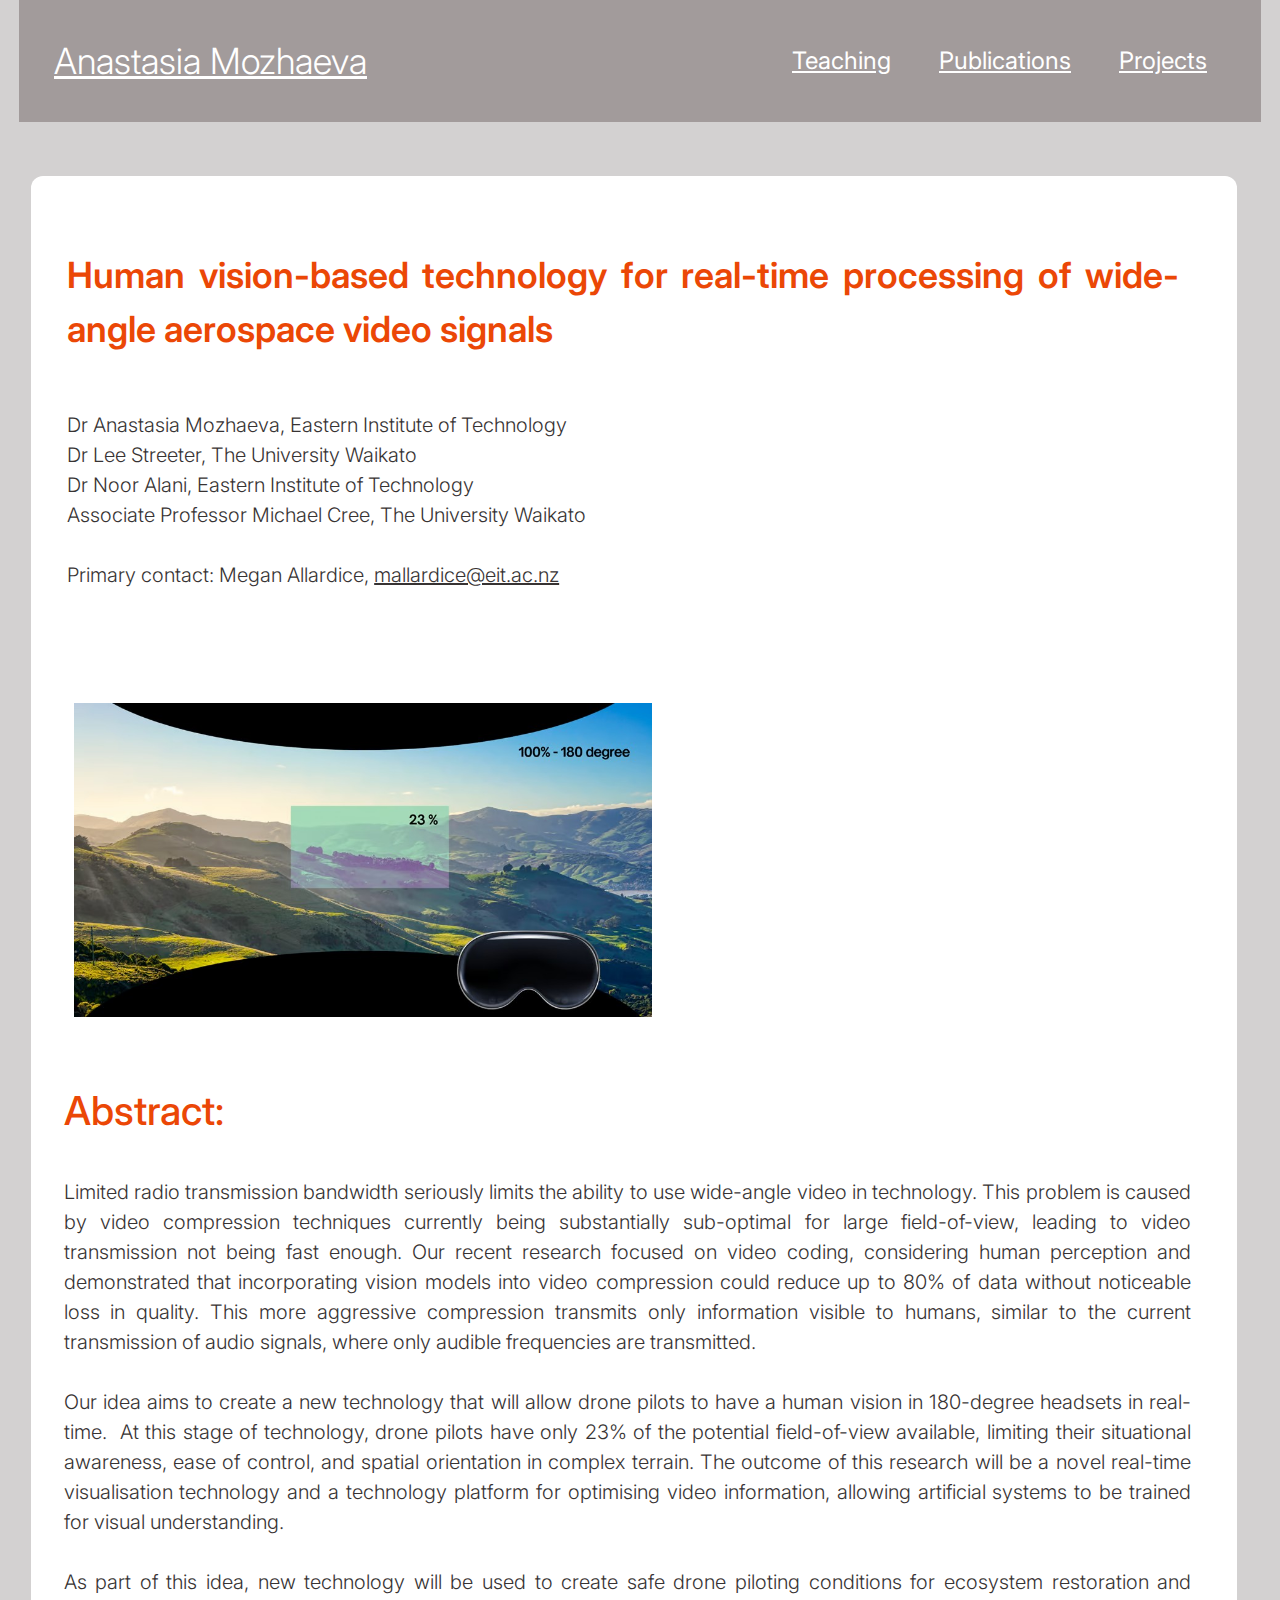
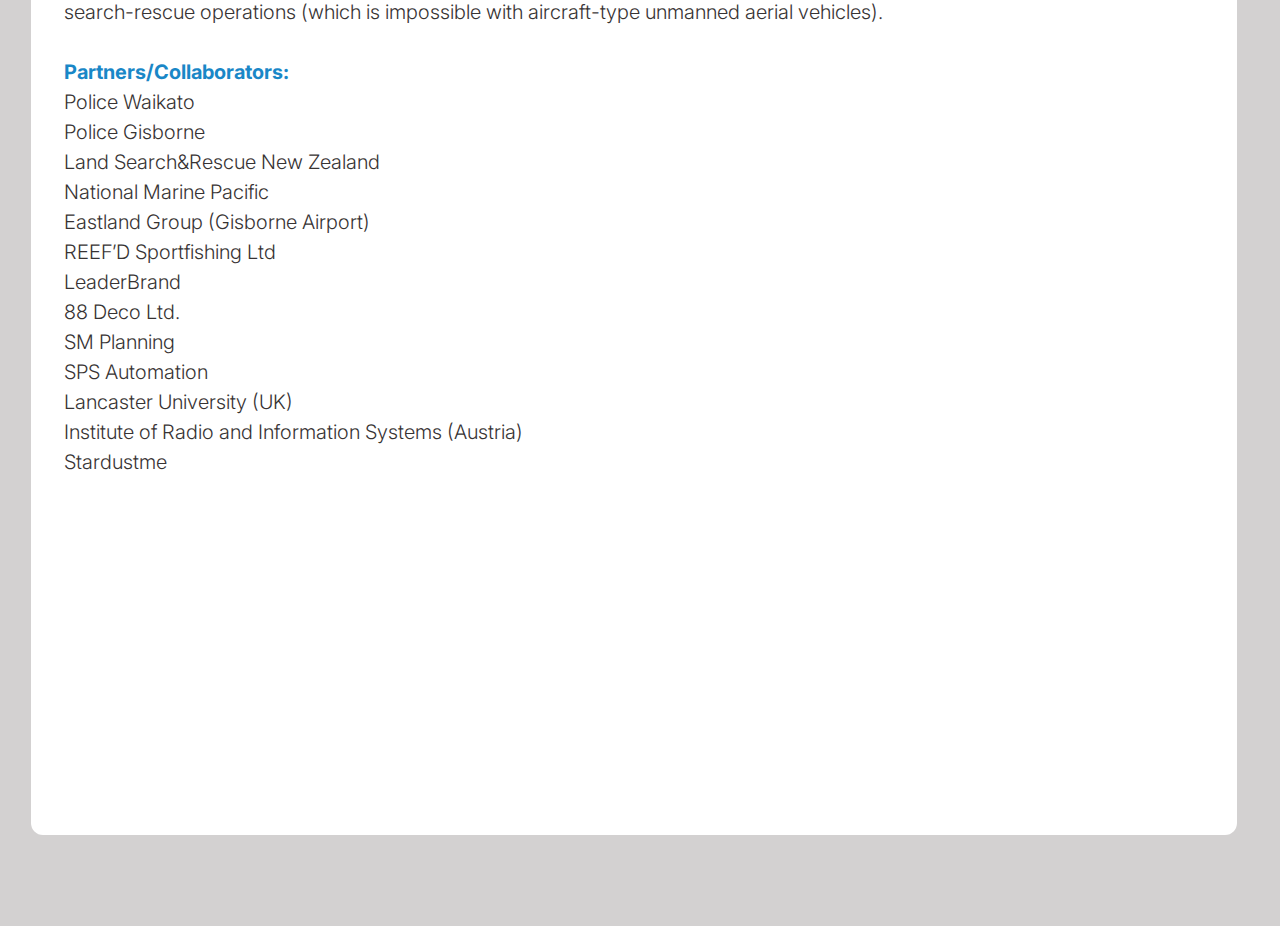
<file: humanvision.html>
<!DOCTYPE html>
<!-- This site was created by Dr Anastasia Mozhaeva -->
<html lang="en" xml:lang="en">
  
<head>
  <meta charset="UTF-8">
  <title>Anastasia Mozhaeva - Computing Lecturer & Researcher</title>
  <meta name="viewport" content="width=device-width, initial-scale=1.0">
  <link rel="canonical" href="https://anastasiamozz.github.io/EIT/">
  <meta name="description" content="Created by Dr Anastasia Mozhaeva">
  <!-- Preload critical images -->
  <link rel="preload" href="image/I1.jpg" as="image">

  <meta property="og:url" content="https://anastasiamozz.github.io/EIT/">
  <meta property="og:type" content="website">
  <meta property="og:description" content="Created by Dr Anastasia Mozhaeva">
  <meta property="og:image:type" content="image/jpeg">
  <meta property="og:image:width" content="1200">
  <meta property="og:image:height" content="630">
  <meta property="og:image" content="https://github.com/anastasiamozz/EIT/blob/main/image/I1.jpg">


  <link rel="preconnect" href="https://fonts.googleapis.com">
  <link rel="preconnect" href="https://fonts.gstatic.com" crossorigin>
  <link href="https://fonts.googleapis.com/css2?family=Inter:wght@300;400;500;600&display=swap" rel="stylesheet">
  
  <!-- This site was created by Dr A.Mozhaeva -->
  <script>
    window.F2W_REACTIONS=(()=>{const n=[];return{}})(),
    window.F2W_VARIABLES={"--Spacing-M":48},
    window.F2W_COLLECTION_VARS={"variable-collection":{"mode 1":{"--Spacing-M":48}}},
    window.F2W_COLLECTION_MODE_BPS={},
    window.F2W_COLOR_SCHEMES=void 0,
    window.F2W_LANGUAGES=void 0;
  </script>


</script><script>var Ue=Object.defineProperty,Ke=Object.defineProperties,Ye=Object.getOwnPropertyDescriptors,H=Object.getOwnPropertySymbols,oe=Object.prototype.hasOwnProperty,ie=Object.prototype.propertyIsEnumerable,re=(r,n,o)=>n in r?Ue(r,n,{enumerable:!0,configurable:!0,writable:!0,value:o}):r[n]=o,w=(r,n)=>{for(var o in n||(n={}))oe.call(n,o)&&re(r,o,n[o]);if(H)for(var o of H(n))ie.call(n,o)&&re(r,o,n[o]);return r},V=(r,n)=>Ke(r,Ye(n)),se=(r,n)=>{var o={};for(var i in r)oe.call(r,i)&&n.indexOf(i)<0&&(o[i]=r[i]);if(r!=null&&H)for(var i of H(r))n.indexOf(i)<0&&ie.call(r,i)&&(o[i]=r[i]);return o},ae=(r,n,o)=>new Promise((i,l)=>{var a=p=>{try{c(o.next(p))}catch(f){l(f)}},d=p=>{try{c(o.throw(p))}catch(f){l(f)}},c=p=>p.done?i(p.value):Promise.resolve(p.value).then(a,d);c((o=o.apply(r,n)).next())});function I(r,n){return Math.round(r*n)/n}function q(r,n,o,i){let l=(r+(i||"")).toString().includes("%");if(typeof r=="string"?[r,n,o,i]=r.match(/(0?\.?\d+)%?\b/g).map(a=>Number(a)):i!==void 0&&(i=Number.parseFloat(i)),typeof r!="number"||typeof n!="number"||typeof o!="number"||r>255||n>255||o>255)throw new TypeError("Expected three numbers below 256");if(typeof i=="number"){if(!l&&i>=0&&i<=1)i=Math.round(255*i);else if(l&&i>=0&&i<=100)i=Math.round(255*i/100);else throw new TypeError(`Expected alpha value (${i}) as a fraction or percentage`);i=(i|256).toString(16).slice(1)}else i="";return(o|n<<8|r<<16|1<<24).toString(16).slice(1)+i}function F(r){return r.filter(le)}function le(r){return r!=null}function $(r){console.warn(r)}function W(r){return typeof r=="object"&&r.type==="VARIABLE_ALIAS"}function qe(r){if("a"in r){let o=I(r.a,100);if(o!==1)return`rgba(${r.r},${r.g},${r.b},${o})`}let n=q(r.r,r.g,r.b);return n[0]===n[1]&&n[2]===n[3]&&n[4]===n[5]?`#${n[0]}${n[2]}${n[4]}`:`#${n}`}function Ze(r){let{r:n,g:o,b:i,a:l=1}=r;return{r:I(n*255,1),g:I(o*255,1),b:I(i*255,1),a:l}}function R(r){return`${I(r,10)}px`}function Z(r){return`${I(r,10)}%`}function ue(r){switch(typeof r){case"object":if(W(r))return`var(${r.id})`;if("r"in r)return qe(Ze(r));case"string":case"number":case"boolean":default:return String(r)}}function z(r){return"T"+r}function Q(r,n,o){let i=Object.entries(n);if(!i.length)return"";let l=[r+" {",...i.filter(([,a])=>a!==void 0&&a!=="").map(([a,d])=>`  ${a}: ${d};`),"}"];return o&&(l=l.map(a=>o+a)),l.join(`
`)}var Je={padding:"0",margin:"0"},et={a:{color:"inherit","text-decoration":"inherit"},input:{border:"none",font:"inherit",outline:"none","background-color":"inherit"},button:{"border-style":"none",width:"auto",overflow:"visible",background:"transparent",font:"inherit","background-color":"inherit","line-height":"normal",color:"inherit"},textarea:{font:"inherit","background-color":"inherit"},select:{font:"inherit","background-color":"inherit"},img:{display:"block"},picture:{display:"block"},video:{display:"block"},canvas:{display:"block"},svg:{display:"block"}},sn=Q("*",Je)+Object.entries(et).map(([r,n])=>Q(r,n)).join(`
`),de=["appear","mousedown","mouseenter","mouseleave","mouseup","timeout","click","press","drag","keydown","hover"];function ce(r,n,o){if(o.direction==="LEFT"){if(n==="BOTTOM_LEFT"||n==="TOP_LEFT")return[{eltId:r,props:[{key:"left",from:"100%",to:"0%"}]}];if(n==="BOTTOM_RIGHT"||n==="TOP_RIGHT")return[{eltId:r,props:[{key:"translate",from:"100% 0px",to:"0px 0px"}]}];{let i=n==="CENTER"?"-50%":"0px";return[{eltId:r,props:[{key:"left",from:"100%",to:"50%"},{key:"translate",from:`0px ${i}`,to:`-50% ${i}`}]}]}}else if(o.direction==="RIGHT"){if(n==="BOTTOM_LEFT"||n==="TOP_LEFT")return[{eltId:r,props:[{key:"translate",from:"-100% 0px",to:"0px 0px"}]}];if(n==="BOTTOM_RIGHT"||n==="TOP_RIGHT")return[{eltId:r,props:[{key:"right",from:"100%",to:"0px"}]}];{let i=n==="CENTER"?"-50%":"0px";return[{eltId:r,props:[{key:"left",from:"0px",to:"50%"},{key:"translate",from:`-100% ${i}`,to:`-50% ${i}`}]}]}}else if(o.direction==="TOP")if(n==="BOTTOM_LEFT"||n==="BOTTOM_RIGHT"||n==="BOTTOM_CENTER"){let i=n==="BOTTOM_CENTER"?"-50%":"0px";return[{eltId:r,props:[{key:"translate",from:`${i} 100%`,to:`${i} 0px`}]}]}else return n==="TOP_LEFT"||n==="TOP_RIGHT"||n==="TOP_CENTER"?[{eltId:r,props:[{key:"top",from:"100%",to:"0px"}]}]:[{eltId:r,props:[{key:"top",from:"100%",to:"50%"},{key:"translate",from:"-50% 0%",to:"-50% -50%"}]}];else if(o.direction==="BOTTOM"){if(n==="BOTTOM_LEFT"||n==="BOTTOM_RIGHT"||n==="BOTTOM_CENTER")return[{eltId:r,props:[{key:"bottom",from:"100%",to:"0px"}]}];if(n==="TOP_LEFT"||n==="TOP_RIGHT"||n==="TOP_CENTER"){let i=n==="TOP_CENTER"?"-50%":"0px";return[{eltId:r,props:[{key:"translate",from:`${i} -100%`,to:`${i} 0px`}]}]}else return[{eltId:r,props:[{key:"top",from:"0px",to:"50%"},{key:"translate",from:"-50% -100%",to:"-50% -50%"}]}]}else console.warn("Unsupported transition:",o);return[]}function G(r){if(r)return(...n)=>{if(!r)return;let o=r;return r=void 0,o(...n)}}var tt=r=>r instanceof HTMLElement||r instanceof SVGElement;function nt(r,n){if(!r.parentElement)return;let o=new MutationObserver(i=>{for(let l of i.filter(a=>a.type==="childList"))for(let a of l.removedNodes)a===r&&(n?.(),o.disconnect())});o.observe(r.parentElement,{childList:!0})}function _(r,n){let o=new MutationObserver(i=>{for(let l of i.filter(a=>a.type==="childList"))for(let a of l.addedNodes)tt(a)&&a.matches(r)&&nt(a,n(a))});return o.observe(document,{childList:!0,subtree:!0}),()=>o.disconnect()}var pe=new Set(["youtube-video","vimeo-video","spotify-audio","jwplayer-video","videojs-video","wistia-video","cloudflare-video","hls-video","shaka-video","dash-video"]);function rt(r){return pe.has(r.tagName.toLowerCase())||r.tagName==="VIDEO"}function ot(r){if(r.tagName!=="IFRAME")return!1;let n=r.src;return(n.includes("youtube.com")||n.includes("youtube-nocookie.com"))&&n.includes("enablejsapi=1")}var D=class{constructor(r){this.iframe=r,this.info={},this.messageListener=null,this.loaded=new Promise(n=>{let o=()=>{this.iframe.removeEventListener("load",o),setTimeout(()=>{this.requestYoutubeListening()})};this.iframe.addEventListener("load",o),this.messageListener=i=>{if(i.source===this.iframe.contentWindow&&i.data){let l;try{l=JSON.parse(i.data)}catch(a){console.error("YoutubeController messageListener",a);return}l.event==="onReady"&&this.iframe.removeEventListener("load",o),l.info&&(Object.assign(this.info,l.info),n(!0))}},window.addEventListener("message",this.messageListener),this.requestYoutubeListening()})}sendYoutubeMessage(r){return ae(this,arguments,function*(n,o=[]){var i;yield this.loaded,(i=this.iframe.contentWindow)==null||i.postMessage(JSON.stringify({event:"command",func:n,args:o}),"*")})}requestYoutubeListening(){var r;(r=this.iframe.contentWindow)==null||r.postMessage(JSON.stringify({event:"listening"}),"*")}get muted(){return this.info.muted}get volume(){return this.info.volume}set muted(r){r?this.sendYoutubeMessage("mute"):this.sendYoutubeMessage("unMute")}get currentTime(){return this.info.currentTime}set currentTime(r){this.sendYoutubeMessage("seekTo",[r,!0])}get paused(){return this.info.playerState===2}play(){this.sendYoutubeMessage("playVideo")}pause(){this.sendYoutubeMessage("pauseVideo")}static from(r){return r.f2w_yt_controller||(r.f2w_yt_controller=new D(r))}};function M(r){if(rt(r))return r;if(ot(r))return D.from(r)}function fe(r){let n=M(r);return n?()=>(n.muted=!n.muted,()=>{n.muted=!n.muted}):()=>console.warn("Video element not recognized",r)}function me(r){let n=M(r);return n?()=>(n.muted=!0,()=>{n.muted=!1}):()=>console.warn("Video element not recognized",r)}function ge(r){let n=M(r);return n?()=>(n.muted=!1,()=>{n.muted=!0}):()=>console.warn("Video element not recognized",r)}function ye(r){let n=M(r);return n?()=>(n.play(),()=>n.pause()):()=>console.warn("Video element not recognized",r)}function Ee(r){let n=M(r);return n?()=>(n.pause(),()=>n.play()):()=>console.warn("Video element not recognized",r)}function he(r){let n=M(r);return n?()=>(n.paused?n.play():n.pause(),()=>{n.paused?n.play():n.pause()}):()=>console.warn("Video element not recognized",r)}function xe(r,n){let o=M(r);return o?()=>{o.currentTime=n}:()=>console.warn("Video element not recognized",r)}function be(r,n){let o=M(r);return o?()=>(o.currentTime+=n,()=>{o.currentTime-=n}):()=>console.warn("Video element not recognized",r)}function Te(r,n){let o=M(r);return o?()=>(o.currentTime-=n,()=>{o.currentTime+=n}):()=>console.warn("Video element not recognized",r)}function Ne(){let r=navigator.userAgent;return r.includes("Safari")&&!r.includes("Chrome")}function ve(r){return r==="absolute"||r==="fixed"}var it=Ne();function U(r,n,o){r.animate(w({},n),{pseudoElement:o,iterations:1,duration:0,fill:"forwards"})}function J(r){return Object.fromEntries(r.map(n=>[n.camelKey,[n.from,n.to]]))}function K(r,n,o,i,l){let a=r.parentElement,d=getComputedStyle(r),c=getComputedStyle(a).display,p=c.endsWith("flex")||c.endsWith("grid"),f=ve(d.position),h=n.map(s=>V(w({},s),{camelKey:s.key.startsWith("--")?s.key:s.key.replace(/-([a-z])/g,(E,T)=>T.toUpperCase())})),A={},b=h.filter(s=>s.pseudo?!1:s.key.startsWith("--f2w-attr-")?(A[s.key.slice(11)]=s.to,!1):!0),u=J(b),x=J(h.filter(s=>s.pseudo==="::before")),C=J(h.filter(s=>s.pseudo==="::after")),m;u.display&&(u.display[0]==="none"?r.style.display=String(u.display[1]):u.display[1]==="none"&&p&&!f&&(r.style.display="none"),m=String(u.display[1]),delete u.display),it&&(Ce(r,u,"overflow"),Ce(r,u,"rowGap","gridRowGap"));let v=+getComputedStyle(r).getPropertyValue("--f2w-order");if(u["--f2w-order"]){let s=u["--f2w-order"][1];v=s===void 0?NaN:+s,isNaN(v)||r.style.setProperty("--f2w-order",String(v)),delete u["--f2w-order"]}if(isNaN(v)||l.add(a),u["--f2w-img-src"]){let s=r.f2w_image_lazy_loader,E=u["--f2w-img-src"][1];s||(r.f2w_image_lazy_loader=s=new Image,s.decoding="sync",s.onload=()=>{r.decoding="sync",r.setAttribute("src",E),delete r.f2w_image_lazy_loader}),s.src=E,delete u["--f2w-img-src"]}u.$innerHTML&&(r.innerHTML=String(u.$innerHTML[1]),delete u.$innerHTML);for(let[s,E]of Object.entries(A))r.setAttribute(s,String(E));if(u.left&&u.right){if(u.left[1]==="revert"&&u.right[0]==="revert"){let{right:s}=a.getBoundingClientRect(),{right:E}=r.getBoundingClientRect(),T=R(s-E);U(r,{left:"revert",right:T}),delete u.left,u.right[0]=T}else if(u.left[0]==="revert"&&u.right[1]==="revert"){let{left:s}=a.getBoundingClientRect(),{left:E}=r.getBoundingClientRect(),T=R(E-s);U(r,{right:"revert",left:T}),delete u.right,u.left[0]=T}}if(u.top&&u.bottom){if(u.top[1]==="revert"&&u.bottom[0]==="revert"){let{bottom:s}=a.getBoundingClientRect(),{bottom:E}=r.getBoundingClientRect(),T=R(s-E);U(r,{top:"revert",bottom:T}),delete u.top,u.bottom[0]=T}else if(u.top[0]==="revert"&&u.bottom[1]==="revert"){let{top:s}=a.getBoundingClientRect(),{top:E}=r.getBoundingClientRect(),T=R(E-s);U(r,{bottom:"revert",top:T}),delete u.bottom,u.top[0]=T}}u.backgroundImage&&b.filter(s=>s.key.startsWith("background-")).forEach(s=>{r.style.setProperty(s.key,String(s.to)),delete u[s.camelKey]});for(let[s,E]of[["before",x],["after",C]])E.display&&(E.display[1]==="none"?(r.classList.remove(s+"-visible"),r.classList.add(s+"-hidden")):(r.classList.remove(s+"-hidden"),r.classList.add(s+"-visible")));let g=(s,E,T=!1)=>{if(!(!T&&!Object.keys(s).length))return r.animate(w({easing:o},s),{pseudoElement:E,iterations:1,duration:i,fill:"both"})},y=g(u,void 0,!!m);m&&y.finished.then(()=>{r.style.display=m}),g(x,"::before"),g(C,"::after")}var Ce=(r,n,...o)=>{let i=o.find(l=>l in n);!i||(r.style[o[0]]=String(n[i][1]),delete n[i])},Pe=()=>window.F2W_REACTIONS,j=()=>window.F2W_VARIABLES,st=()=>window.F2W_COLLECTION_MODE_BPS,Oe=r=>{var n,o;return(o=(n=window.F2W_COLLECTION_VARS)==null?void 0:n[r])!=null?o:{}},at=(r,n)=>Oe(r)[n];function _e(r,n){j()[r]=n;let o=ue(n);document.body.style.setProperty(r,o);let i=`data${r.slice(1)}`;document.body.hasAttribute(i)&&document.body.setAttribute(i,o),document.dispatchEvent(new CustomEvent("f2w-set-variable",{detail:{id:r,value:n,str:o}}))}function X(r,n){var o;document.body.setAttribute(`data-${r}`,n);let i=(o=at(r,n))!=null?o:{};for(let[l,a]of Object.entries(i))_e(l,a)}function lt(r,n){X(r,n),ke(r,n)}function ke(r,n){var o,i;if((o=window.F2W_COLOR_SCHEMES)!=null&&o.includes(r))localStorage?.setItem(We,n);else if((i=window.F2W_LANGUAGES)!=null&&i.includes(r)){localStorage?.setItem(ze,n);let l=Array.from(document.head.querySelectorAll('link[rel="alternate"]')).find(a=>a.hreflang===n);l&&history.replaceState(null,"",new URL(l.href).pathname)}}function N(r){return typeof r=="number"?r:typeof r=="boolean"?r?1:0:typeof r=="string"?parseFloat(r):0}function O(r){return String(r)}function S(r){return typeof r=="string"?r==="true":!!r}function B(r,n){var o,i;if(r===void 0)return!1;if(W(r))return B(j()[r.id]);if(typeof r=="object"&&"expressionArguments"in r){let l=r.expressionArguments.map(d=>d.value).filter(d=>d!==void 0).map(d=>B(d,n)),a=(i=(o=r.expressionArguments[0])==null?void 0:o.resolvedType)!=null?i:"STRING";switch(r.expressionFunction){case"ADDITION":return a==="FLOAT"?l.map(N).reduce((d,c)=>d+c):l.map(O).reduce((d,c)=>d+c);case"SUBTRACTION":if(l.length!==2)throw new Error("Invalid expression");return N(l[0])-N(l[1]);case"DIVISION":if(l.length!==2)throw new Error("Invalid expression");return N(l[0])/N(l[1]);case"MULTIPLICATION":return l.map(N).reduce((d,c)=>d*c);case"NEGATE":if(l.length!==1)throw new Error("Invalid expression");return-N(l[0]);case"GREATER_THAN":if(l.length!==2)throw new Error("Invalid expression");return N(l[0])>N(l[1]);case"GREATER_THAN_OR_EQUAL":if(l.length!==2)throw new Error("Invalid expression");return N(l[0])>=N(l[1]);case"LESS_THAN":if(l.length!==2)throw new Error("Invalid expression");return N(l[0])<N(l[1]);case"LESS_THAN_OR_EQUAL":if(l.length!==2)throw new Error("Invalid expression");return N(l[0])<=N(l[1]);case"EQUALS":if(l.length!==2)throw new Error("Invalid expression");return a==="FLOAT"?N(l[0])===N(l[1]):a==="BOOLEAN"?S(l[0])===S(l[1]):O(l[0])===O(l[1]);case"NOT_EQUAL":if(l.length!==2)throw new Error("Invalid expression");return a==="FLOAT"?N(l[0])!==N(l[1]):a==="BOOLEAN"?S(l[0])!==S(l[1]):O(l[0])!==O(l[1]);case"AND":if(l.length!==2)throw new Error("Invalid expression");return S(l[0])&&S(l[1]);case"OR":if(l.length!==2)throw new Error("Invalid expression");return S(l[0])||S(l[1]);case"NOT":if(l.length!==1)throw new Error("Invalid expression");return!S(l[0]);case"VAR_MODE_LOOKUP":default:return console.warn(`Expression not implemented yet: ${r.expressionFunction}`),!1}}else return r}function te(r,n,o){let i=r.map(l=>ut(l,n,o));return(l,a)=>{let d=i.map(c=>c(l,a)).filter(c=>!!c);if(d.length)return(c,p)=>d.forEach(f=>f(c,p))}}function ut(r,n,o){for(;r.type==="ALIAS";)r=Pe()[r.alias];let i=dt(r,n,o);return l=>{if(r.type!=="ANIMATE"&&o==="drag"){let a=l.detail;if(!a.handled)return a.handled=!0,i(l)}if(!L){if(r.type==="ANIMATE"&&r.rootId){let a=document.getElementById(r.rootId);if(a!=null&&a.parentElement){let d=G(i(l));if(d){let c=a?.parentElement;for(;c&&((c.f2w_reset||(c.f2w_reset=[])).push(d),c=c.parentElement,c?.tagName!=="BODY"););}return d}}return i(l)}}}function dt(action,bound,trigger){var e,t;switch(action.type){case"BACK":return()=>{var r;return((r=window.F2W_PREVIEW_BACK)!=null?r:history.back)()};case"JS":return()=>eval(action.code);case"URL":return()=>{action.openInNewTab?window.open(action.url,"_blank"):window.F2W_PREVIEW_NAVIGATE?window.F2W_PREVIEW_NAVIGATE(action.url):location.assign(action.url)};case"SET_VARIABLE":let{variableId,variableValue}=action;if(variableId&&variableValue?.value!==void 0)return()=>_e(variableId,B(variableValue.value,variableId));break;case"SET_VARIABLE_MODE":let{variableCollectionName,variableModeName}=action;if(variableCollectionName&&variableModeName)return()=>lt(variableCollectionName,variableModeName);break;case"CONDITIONAL":let blocks=action.conditionalBlocks.map(r=>{let n=te(r.actions,bound,trigger),{condition:o}=r;return{test:o?()=>S(B(o.value)):()=>!0,run:n}});return()=>{let r=[];for(let n of blocks)if(n.test()){let o=n.run();o&&r.push(o);break}if(r.length)return n=>r.forEach(o=>o(n))};case"KEY_CONDITION":let run=te(action.actions,bound,trigger),keyCode=action.keyCodes[0],shiftKey=action.keyCodes.slice(1).includes(16),ctrlKey=action.keyCodes.slice(1).includes(17),altKey=action.keyCodes.slice(1).includes(18),metaKey=action.keyCodes.slice(1).includes(91);return r=>{if(r instanceof KeyboardEvent){if(r.keyCode!==keyCode||r.ctrlKey!==ctrlKey||r.altKey!==altKey||r.metaKey!==metaKey||r.shiftKey!==shiftKey)return;r.preventDefault(),r.stopPropagation(),run(r)}};case"CLOSE_OVERLAY":{if(action.self)return r=>{var n,o;return(o=(n=r?.target)==null?void 0:n.f2w_close)==null?void 0:o.call(n)};if(action.overlayId){let r=document.getElementById(action.overlayId);if(!r)break;return()=>{var n;return(n=r.f2w_close)==null?void 0:n.call(r)}}break}case"SCROLL_TO":if(!action.destinationId)break;let elt=document.getElementById(action.destinationId);if(!elt)break;return r=>{var n;r?.currentTarget instanceof HTMLAnchorElement&&r?.preventDefault(),elt.scrollIntoView({behavior:(n=action.transition)!=null&&n.type?"smooth":"instant"})};case"OVERLAY":if(!action.destinationId)break;let overlay=document.getElementById(action.destinationId);if(!overlay)break;let modal=Array(...overlay.children).find(r=>r.tagName!=="TEMPLATE");if(!modal)break;let{transition,overlayPositionType,overlayRelativePosition}=action,duration=Math.round(1e3*((e=transition?.duration)!=null?e:0)),animations=[{eltId:action.destinationId,props:[{key:"visibility",from:"hidden",to:"visible"},{key:"opacity",from:"0",to:"1"}]}];return overlayPositionType==="MANUAL"?()=>{var r,n,o;if(trigger==="hover"){let d=(r=bound.f2w_mouseleave_remove)==null?void 0:r.call(bound);if(d){let c=p=>{Se(p,bound)&&Se(p,modal)&&(d(),document.removeEventListener("mousemove",c))};document.addEventListener("mousemove",c)}}let i=animations.slice(0),l=R(bound.getBoundingClientRect().left+((n=overlayRelativePosition?.x)!=null?n:0)),a=R(bound.getBoundingClientRect().top+((o=overlayRelativePosition?.y)!=null?o:0));return modal.style.setProperty("left",l),modal.style.setProperty("top",a),transition?.type==="MOVE_IN"&&(transition.direction==="LEFT"?i.push({eltId:modal.id,props:[{key:"left",from:"100%",to:l}]}):transition.direction==="RIGHT"?i.push({eltId:modal.id,props:[{key:"left",from:"0px",to:l},{key:"translate",from:"-100% 0px",to:"0px 0px"}]}):transition.direction==="TOP"?i.push({eltId:modal.id,props:[{key:"top",from:"100%",to:a}]}):transition.direction==="BOTTOM"&&i.push({eltId:modal.id,props:[{key:"top",from:"0px",to:a},{key:"translate",from:"0px -100%",to:"0px 0px"}]})),ee(i,transition?.easing,duration,bound,trigger,`${trigger}(manual_overlay)`,overlay)()}:(transition?.type==="MOVE_IN"?animations.push(...ce(modal.id,overlayPositionType,transition)):transition!=null&&transition.type&&console.warn("Unsupported transition:",transition),ee(animations,transition?.easing,duration,bound,trigger,`${trigger}(overlay)`,overlay));case"ANIMATE":{let{animations:r,transition:n,rootId:o,reset:i}=action,l=Math.round(1e3*((t=n?.duration)!=null?t:0)),a=ee(r,n?.easing,l,bound,trigger,i?`${trigger}(+reset)`:trigger);return i&&o?(d,c)=>{let p=document.getElementById(o);if(p){let{f2w_reset:f}=p;f!=null&&f.length&&(delete p.f2w_reset,f.reverse().forEach(h=>h(void 0,!0)))}return a(d,c)}:a}case"UPDATE_MEDIA_RUNTIME":{if(!action.destinationId)break;let r=document.getElementById(action.destinationId);if(!r)break;switch(action.mediaAction){case"MUTE":return me(r);case"UNMUTE":return ge(r);case"TOGGLE_MUTE_UNMUTE":return fe(r);case"PLAY":return ye(r);case"PAUSE":return Ee(r);case"TOGGLE_PLAY_PAUSE":return he(r);case"SKIP_BACKWARD":return Te(r,action.amountToSkip);case"SKIP_FORWARD":return be(r,action.amountToSkip);case"SKIP_TO":return xe(r,action.newTimestamp)}}default:return()=>console.warn("Action not implemented yet: "+action.type)}return()=>{}}var Ae=9999;function ee(r,n="linear",o,i,l,a,d){return c=>{let p=r;d&&(document.body.parentElement.style.overflow="hidden",p=[{eltId:d.id,props:[{key:"z-index",from:0,to:Ae++}]},...p]);let f=k(p,n,o,i,l,a,c),h=G((A,b)=>{d&&(Ae--,document.body.parentElement.style.overflow=""),k(f,n,b?0:o,i,l,`${a}(revert)`)});return d&&(d.f2w_close=h),h}}var we=new Map;function k(r,n,o,i,l,a,d){var c,p,f;let h=[],A=new Set;if(l==="drag")return ct(r,n,o,i,d.detail),[];for(let{eltId:b,altId:u,props:x,reactions:C}of r){let m=document.getElementById(b);if(!m){let v=we.get(b);v&&(m=document.getElementById(v))}if(!m){$(`Can't find element for id: ${b}`);continue}if(u){let v=document.getElementById(u);if(!v){let s=document.getElementById(z(u));if(!s){$(`Can't find template for id: ${u}`);continue}v=((c=s.content)==null?void 0:c.cloneNode(!0)).querySelector("*")}let{f2w_mouseup:g}=m,y=(p=m.f2w_mouseleave_remove)==null?void 0:p.call(m);if(y&&He(v,y),g&&v.addEventListener("mouseup",g),(y||g)&&Be(v),Fe(v,!0,o),o)m.insertAdjacentElement("afterend",v),K(m,[{key:"display",from:getComputedStyle(m).display,to:"none"}],n,o,A),K(v,[{key:"opacity",from:0,to:"revert-layer"},{key:"display",from:"none",to:"revert-layer"}],n,o,A);else{m.parentElement.replaceChild(v,m);let s=document.getElementById(z(b));s||(s=document.createElement("template"),s.id=z(b),s.innerHTML=m.outerHTML,v.insertAdjacentElement("afterend",s)),we.set(b,v.id)}h.push({eltId:v.id,altId:m.id}),isNaN(+getComputedStyle(v).getPropertyValue("--f2w-order"))||A.add(v.parentElement)}else{let v=(x||[]).map(y=>{let s=Re(m,y.key,y.from),E=Re(m,y.key,y.to);return{key:y.key,pseudo:y.pseudo,from:s,to:E}}).filter(y=>y.from!==y.to);K(m,v,n,o,A),C&&(l!=="hover"&&((f=m.f2w_mouseleave_remove)==null||f.call(m)),C.forEach(y=>De(m,y.type,y.to,o)));let g={eltId:b,props:v.map(y=>{let s={key:y.key,from:y.to,to:y.from};return y.pseudo&&(s.pseudo=y.pseudo),s})};C&&(g.reactions=C.map(y=>({type:y.type,from:y.to,to:y.from}))),h.push(g)}}for(let b of A){let u=Array.from(b.children).map((C,m)=>({it:C,i:m})),x=!1;u.sort((C,m)=>{let v=+(getComputedStyle(C.it).getPropertyValue("--f2w-order")||"99999"),g=+(getComputedStyle(m.it).getPropertyValue("--f2w-order")||"99999");return v-g}).forEach((C,m)=>{x?b.appendChild(C.it):x=m!==C.i})}return h}function Be(r){let n=r;for(;n;)n.classList.remove("pointer-events-none"),n=n.parentElement}function ct(r,n,o,i,l){if(l.handled)return;let a=i.getBoundingClientRect(),d=k(r.filter(u=>u.props).map(({eltId:u,props:x})=>({eltId:u,props:x})),"linear",0,i,"click","drag_start(tmp)"),c=i.getBoundingClientRect(),p=c.left-a.left,f=c.top-a.top,h=Math.sqrt(p*p+f*f);k(d,"linear",0,i,"click","drag_start(tmp undo)");let{x:A,y:b}=ne(l.start,l.end);if(A>0&&p>0||A<0&&p<0||p===0&&(b>0&&f>0||b<0&&f<0)){l.handled=!0;let u=r.map(m=>{var v;return V(w({},m),{swapped:!1,props:(v=m.props)==null?void 0:v.map(g=>V(w({},g),{curr:g.from}))})}),x=m=>{let{x:v,y:g}=ne(m.start,m.end),y=(v*p+g*f)/h;return Math.max(0,Math.min(100,100*y/h))},C=m=>{m.end.preventDefault(),m.end.stopPropagation();let v=x(m);k(F(u.map(g=>{let y=g,{reactions:s}=y,E=se(y,["reactions"]);if(g.props)return V(w({},E),{props:g.props.map(T=>{let je=yt(T,v),Ge=T.curr;return T.curr=je,V(w({},T),{from:Ge,to:je})})});if(g.altId){if(v<50&&g.swapped)return g.swapped=!1,{altId:g.eltId,eltId:g.altId};if(v>=50&&!g.swapped)return g.swapped=!0,E}})),"linear",0,i,"click","dragging")};C(l),i.f2w_drag_listener=m=>{if(C(m),m.finished){let v=x(m);k(F(u.map(g=>{if(g.props){let y=v<50?void 0:g.reactions;return{eltId:g.eltId,props:g.props.map(s=>V(w({},s),{from:s.curr,to:v<50?s.from:s.to})),reactions:y}}if(g.altId){if(v<50&&g.swapped)return g.swapped=!1,{altId:g.eltId,eltId:g.altId};if(v>=50&&!g.swapped)return g.swapped=!0,g}})),n,o,i,"click","drag_end")}}}}function Re(r,n,o){return o!=="$current"?o:getComputedStyle(r).getPropertyValue(n)}function Fe(r,n=!1,o=0){for(let i of de)for(let l of pt(r,`[data-reaction-${i}]`,n))De(l,i,l.getAttribute(`data-reaction-${i}`),o)}function pt(r,n,o=!1){let i=[...r.querySelectorAll(n)];return o&&r.matches(n)&&i.unshift(r),i}function De(r,n,o="",i=0){var l;if(!o&&n!=="hover"){mt(r,n);return}let a=0;if(o[0]==="T"){let f=o.indexOf("ms");a=parseFloat(o.slice(1,f))||0,o=o.slice(f+3)}let d=Pe(),c=F(o.split(",").map(f=>d[f])),p=te(c,r,n);if(n==="timeout"){ft(r,()=>p(),a+i);return}if(Be(r),n==="press"){let f,h=()=>{f?.(),f=void 0};r.f2w_mouseup=h,Y(r,"mousedown",A=>{f?.(),f=p(A)},n,P(r,"mouseup",h))}else if(n==="drag")Y(r,"dragging",f=>{p(f)},n);else if(n==="hover"){let f,h=C=>{f||(f=G(p(C)))},A=(l=r.f2w_mouseleave_remove)==null?void 0:l.call(r),b=()=>{f?.(),f=void 0,A?.()},u=setTimeout(()=>{r.matches(":hover")&&h()},i),x=He(r,b,u);Y(r,"mouseenter",h,n,x)}else n==="keydown"&&!r.getAttribute("tabindex")&&r.setAttribute("tabindex","-1"),n==="appear"&&Et.observe(r),Y(r,n,f=>{n!=="keydown"&&f.stopPropagation(),a?setTimeout(()=>p(f),a):p(f)},n)}function He(r,n,o=0){let i=P(r,"mouseleave",n),l=()=>(i(),clearTimeout(o),r.f2w_mouseleave===n&&delete r.f2w_mouseleave,r.f2w_mouseleave_remove===l&&delete r.f2w_mouseleave_remove,n);return r.f2w_mouseleave=n,r.f2w_mouseleave_remove=l}function Se({clientX:r,clientY:n},o){let{top:i,left:l,right:a,bottom:d}=o.getBoundingClientRect();return r>a+2||r<l-2||n>d+2||n<i-2}function $e(r){return`f2w_cleanup_${r}`}function ft(r,n,o){var i;let l=setTimeout(n,o);(i=r.f2w_cleanup_timeout)==null||i.call(r),r.f2w_cleanup_timeout=()=>{delete r.f2w_cleanup_timeout,clearTimeout(l)}}function mt(r,n){var o;let i=$e(n);(o=r[i])==null||o.call(r)}function Y(r,n,o,i,...l){var a;let d=[...l,P(r,n,o)],c=$e(i);(a=r[c])==null||a.call(r),r[c]=()=>{delete r[c],d.forEach(p=>p())}}function P(r,n,o,i){let l=a=>{!r.isConnected||o(a)};return r.addEventListener(n,l,i),()=>{r.removeEventListener(n,l,i)}}var We="f2w-color-scheme",ze="f2w-lang";if(window.F2W_THEME_SWITCH=r=>{var n;return(n=window.F2W_COLOR_SCHEMES)==null?void 0:n.forEach(o=>X(o,r))},window.F2W_COLOR_SCHEMES){let r=matchMedia("(prefers-color-scheme: dark)").matches?"dark":"light",n=localStorage==null?void 0:localStorage.getItem(We);_("body",()=>{var o,i;let l=document.body.getAttribute("data-preview-theme"),a=(o=l??n)!=null?o:r;(i=window.F2W_THEME_SWITCH)==null||i.call(window,a)})}if(window.F2W_LANGUAGES){let r=localStorage==null?void 0:localStorage.getItem(ze);_("body",()=>{var n,o,i;let l=Array.from(document.head.querySelectorAll('link[rel="alternate"]'));l.length===0||l.some(d=>d.getAttribute("hreflang")==="x-default"&&d.getAttribute("href")===window.location.href)||(r=document.documentElement.lang);let a=(o=(n=document.head.querySelector('link[rel="canonical"]'))==null?void 0:n.href)==null?void 0:o.endsWith("/404/");(i=window.F2W_LANGUAGES)==null||i.forEach(d=>{var c;let p=Object.fromEntries(Object.entries(Oe(d)).map(([h])=>[h.toLowerCase(),h])),f=[...navigator.languages];r&&f.unshift(r);for(let h of f){h=h.toLowerCase();let A=h.split("-")[0],b=(c=p[h])!=null?c:p[A];if(b){X(d,b),a||ke(d,b);break}}})})}var Me={},gt=Object.fromEntries(Object.entries(st()).map(([r,n])=>[r,Object.entries(n).map(([o,{minWidth:i}])=>({name:o,minWidth:i}))]));function Ve(){var r;let n=((r=window.visualViewport)==null?void 0:r.width)||window.innerWidth;for(let[o,i]of Object.entries(gt)){let l=[...i],a=l.splice(0,1)[0].name;for(let{name:d,minWidth:c}of l)n>=c&&(a=d);a!==Me[o]&&(X(o,a),Me[o]=a)}}var L=!1;_("body",()=>{let r,n=!1;P(document,"mousedown",o=>{r=o,L=!1}),P(document,"mousemove",o=>{var i,l,a;if(r&&ne(r,o).dist>2){let d={start:r,end:o};L?(a=(l=r.target)==null?void 0:l.f2w_drag_listener)==null||a.call(l,d):((i=r.target)==null||i.dispatchEvent(new CustomEvent("dragging",{detail:d})),L=!0,n=!0)}}),P(document,"mouseup",o=>{var i,l;r&&L&&((l=(i=r.target)==null?void 0:i.f2w_drag_listener)==null||l.call(i,{start:r,end:o,finished:!0})),r=void 0,L=!1}),P(document,"mouseup",o=>{var i,l;r&&L&&((l=(i=r.target)==null?void 0:i.f2w_drag_listener)==null||l.call(i,{start:r,end:o,finished:!0})),r=void 0,L=!1}),P(document,"click",o=>{n&&(n=!1,o.preventDefault(),o.stopPropagation())},{capture:!0}),Ve(),window.addEventListener("resize",Ve)}),addEventListener("DOMContentLoaded",()=>Fe(document)),addEventListener("DOMContentLoaded",()=>{if("mediumZoom"in window){let r=mediumZoom("[data-zoomable]");r.on("open",n=>{let o=getComputedStyle(n.target).objectFit,i=n.detail.zoom.getZoomedImage();o&&i&&(i.style.objectFit=o)}),r.on("closed",n=>{let o=n.detail.zoom.getZoomedImage();o.style.objectFit=""})}});function Ie(r){return r.endsWith("px")||r.endsWith("%")||r.startsWith("calc")}function Le(r){return r.startsWith("calc")?r.slice(4):r}function yt({from:r,to:n},o){if(r===n)return n;if(typeof r=="number"&&typeof n=="number")return r+(n-r)*(o/100);if(typeof r=="string"&&typeof n=="string"){if(r==="none"||n==="none"||r==="auto"||n==="auto")return o<50?r:n;if(r.endsWith("px")&&n.endsWith("px")){let i=parseFloat(r),l=parseFloat(n);return R(i+(l-i)*(o/100))}if(r.endsWith("%")&&n.endsWith("%")){let i=parseFloat(r),l=parseFloat(n);return Z(i+(l-i)*(o/100))}if(Ie(r)&&Ie(n)){let i=Le(r),l=Le(n);return`calc(${i} + (${l} - ${i}) * ${o/100})`}if(r.startsWith("rgb")&&n.startsWith("rgb")){let i=r.match(/\d+/g).map(Number),l=n.match(/\d+/g).map(Number);return`rgb(${i.map((a,d)=>a+(l[d]-a)*(o/100)).join(",")})`}}return o<50?r:n}function ne(r,n){let o=n.clientX-r.clientX,i=n.clientY-r.clientY;return{x:o,y:i,dist:Math.sqrt(Math.pow(o,2)+Math.pow(i,2))}}_("[data-bound-characters]",r=>{let n=()=>{let o=r.getAttribute("data-bound-characters"),i=O(B(j()[o]));i!==r.textContent&&(r.textContent=i)};return n(),document.addEventListener("f2w-set-variable",n),()=>document.removeEventListener("f2w-set-variable",n)}),_("[data-bound-visible]",r=>{let n=()=>{let o=r.getAttribute("data-bound-visible"),i=O(B(j()[o]));i!==void 0&&r.setAttribute("data-visible",i)};return n(),document.addEventListener("f2w-set-variable",n),()=>document.removeEventListener("f2w-set-variable",n)});var Et=new IntersectionObserver((r,n)=>{r.forEach(o=>{o.isIntersecting&&(n.unobserve(o.target),o.target.dispatchEvent(new CustomEvent("appear")))})},{threshold:.1});addEventListener("load",()=>{let r=window.location.hash.slice(1),n=new RegExp(r+"(_\\d+)?$");for(let o of document.querySelectorAll(`[id^="${r}"]`))if(n.test(o.id)&&o.getBoundingClientRect().height>0)return o.scrollIntoView()});

</script><link href="https://fonts.googleapis.com/css2?family=Inter:wght@300;400;500;600;700&amp;display=swap" rel="stylesheet"><style>*,:before,:after{box-sizing:border-box}

body{-webkit-font-smoothing:antialiased}textarea:focus-visible{outline:none}button{-webkit-font-smoothing:inherit;-moz-osx-font-smoothing:inherit;-webkit-appearance:none}*{margin:0;padding:0}a{color:inherit;-webkit-text-decoration:inherit;text-decoration:inherit}input{font:inherit;background-color:inherit;border:none;outline:none}button{font:inherit;background:0 0;background-color:inherit;color:inherit;border-style:none;width:auto;line-height:normal;overflow:visible}textarea,select{font:inherit;background-color:inherit}img,picture,video,canvas,svg{display:block}[data-reaction-click]{cursor:pointer}[data-visible=false]{display:none!important}.before-hidden:before,.after-hidden:after{display:none}.before-visible:before,.after-visible:after{content:""}::placeholder{color:inherit;opacity:.54}body *{scrollbar-width:none}body ::-webkit-scrollbar{display:none}[name=honey-pot-field]{display:none!important}.text{white-space:pre-wrap;overflow-wrap:break-word}.pointer-events-none{pointer-events:none}body{--Spacing-M:48}#_{background-color:#d3d1d1;min-height:100vh;display:grid}

#Frame{background-color:#d3d1d1;border-radius:0;width:1242px;min-width:1242px;max-width:1242px;min-height:2526px;max-height:2526px;margin:0 auto;position:relative;overflow:hidden}

#Image{--f2w-order:2;background-color:#fff;border-radius:12px;width:1206px;height:2259px;position:absolute;top:176px;left:12px;overflow:hidden}

#Paragraph{text-align:justify;color:#0000;--f2w-order:0;-webkit-background-clip:text;background-clip:text;width:93.5%;height:1240px;line-height:150%;display:inline;position:absolute;top:905px;left:2.7%;right:3.7%}
#__1{color:#eb4706;-webkit-background-clip:text;background-clip:text;font-family:Inter;font-size:40px;font-weight:500;line-height:150%}
#__3{color:#373333;-webkit-background-clip:text;background-clip:text;font-family:Inter;font-size:24px;font-weight:300;line-height:150%}
#__5{color:#373333;-webkit-background-clip:text;background-clip:text;font-family:Inter;font-size:20px;font-weight:300;line-height:150%}
#__11{color:#1987c7;-webkit-background-clip:text;background-clip:text;font-family:Inter;font-size:20px;font-weight:700;line-height:150%}
#__14{color:#373333;-webkit-background-clip:text;background-clip:text;font-family:Inter;font-size:20px;font-weight:300;line-height:150%}
#__28{color:#373333;-webkit-background-clip:text;background-clip:text;font-family:Inter;font-size:24px;font-weight:300;line-height:150%}

#image_5{--f2w-order:1;aspect-ratio:1.84;border-radius:0;width:auto;height:314px;position:absolute;top:527px;left:43px;overflow:hidden}
#__30{object-fit:cover;width:100%;height:100%;position:absolute;inset:0}

#Paragraph_0{text-align:justify;color:#0000;--f2w-order:2;-webkit-background-clip:text;background-clip:text;width:92.2%;height:390px;line-height:150%;display:inline;position:absolute;top:72px;left:3%;right:4.8%}
#__32{color:#eb4706;-webkit-background-clip:text;background-clip:text;font-family:Inter;font-size:36px;font-weight:600;line-height:150%}
#__35{color:#373333;-webkit-background-clip:text;background-clip:text;font-family:Inter;font-size:20px;font-weight:300;line-height:150%}
#__41{color:#373333;-webkit-background-clip:text;background-clip:text;font-family:Inter;font-size:20px;font-weight:300;line-height:150%;text-decoration:underline}
#Group_8{--f2w-order:3;width:100%;height:122px;position:absolute;top:0;left:0;right:0}

#Navigation{--f2w-order:0;background-color:#a29b9b;border-radius:0;width:100%;height:122px;position:absolute;top:0;left:0;right:0;overflow:hidden}

#Items{grid-column-gap:calc(1px*var(--Spacing-M));--f2w-order:0;border-radius:0;flex-flow:row;justify-content:flex-end;align-items:center;height:122px;padding:0;display:flex;position:absolute;top:0;right:54px}
#_379_1011{text-align:left;color:#fff;--f2w-order:0;-webkit-background-clip:text;background-clip:text;flex-shrink:0;width:max-content;margin:0;font-family:Inter;font-size:24px;font-weight:400;line-height:150%;text-decoration:underline;display:inline;position:relative}
#__43{color:#fff;-webkit-background-clip:text;background-clip:text;font-family:Inter;font-size:24px;font-weight:400;line-height:150%;text-decoration:underline}
#_379_1012{text-align:left;color:#fff;--f2w-order:1;-webkit-background-clip:text;background-clip:text;flex-shrink:0;width:max-content;margin:0;font-family:Inter;font-size:24px;font-weight:400;line-height:150%;text-decoration:underline;display:inline;position:relative}
#__45{color:#fff;-webkit-background-clip:text;background-clip:text;font-family:Inter;font-size:24px;font-weight:400;line-height:150%;text-decoration:underline}
#_379_1013{text-align:left;color:#fff;--f2w-order:2;-webkit-background-clip:text;background-clip:text;flex-shrink:0;width:max-content;margin:0;font-family:Inter;font-size:24px;font-weight:400;line-height:150%;text-decoration:underline;display:inline;position:relative}
#__47{color:#fff;-webkit-background-clip:text;background-clip:text;font-family:Inter;font-size:24px;font-weight:400;line-height:150%;text-decoration:underline}
#_379_1014{text-align:left;color:#fff;--f2w-order:1;-webkit-background-clip:text;background-clip:text;justify-content:flex-start;align-items:center;width:396px;height:122px;font-family:Inter;font-size:36px;font-weight:300;line-height:150%;text-decoration:underline;display:inline-flex;position:absolute;top:0;left:35px}
#__49{color:#fff;-webkit-background-clip:text;background-clip:text;font-family:Inter;font-size:36px;font-weight:300;line-height:150%;text-decoration:underline}

#Buttons_Icon{--f2w-order:4;border-radius:4px;width:75px;height:70px;position:absolute;top:4607px;left:117px}

#Icon{--f2w-order:0;border-radius:0;width:24px;height:24px;position:absolute;top:8px;left:8px}

</style>

<style>article.prose{line-height:1.75;display:contents}article.prose a{font-weight:500;text-decoration:underline}article.prose h1{margin-block:0 1.23em;font-size:2.25em;line-height:1.11}article.prose h2{margin-block:2em 1em;font-size:1.5em;line-height:1.34}article.prose h3{margin-block:1.6em .6em;font-size:1.25em;line-height:1.6}article.prose h4{margin-top:1.5em;margin-bottom:.5em;line-height:1.5}article.prose img{width:100%;margin-block:2em}article.prose blockquote{margin-block:1.6em;padding:.75em 1.25em}article.prose ul,article.prose ol{padding-inline-start:1.5em}article.prose table{table-layout:auto;width:100%;margin:1.5em 0}article.prose thead th{vertical-align:bottom;font-weight:600}article.prose tbody td{vertical-align:baseline}article.prose tfoot td{vertical-align:top}article.prose th,article.prose td{text-align:start;padding:.75em}article.prose thead th:first-child,article.prose tbody td:first-child,article.prose tfoot td:first-child{padding-inline-start:0}article.prose thead th:last-child,article.prose tbody td:last-child,article.prose tfoot td:last-child{padding-inline-end:0}article.prose thead{box-shadow:0 1px #ffffffbf,0 1px}article.prose tbody tr{box-shadow:0 1px #ffffffd9,0 1px}article.prose hr{opacity:.3;margin:3em 0}</style>
  
</head><body id="_">
  <div id="Frame">
    <div id="Image">
      <span id="Paragraph" class="pointer-events-none"><span id="__0"><span id="__1" class="text">Abstract:<br id="__2"></span><span id="__3" class="text"><br id="__4"></span><span id="__5" class="text">Limited radio transmission bandwidth seriously limits the ability to use wide-angle video in technology. This problem is caused by video compression techniques currently being substantially sub-optimal for large field-of-view, leading to video transmission not being fast enough. Our recent research focused on video coding, considering human perception and demonstrated that incorporating vision models into video compression could reduce up to 80% of data without noticeable loss in quality. This more aggressive compression transmits only information visible to humans, similar to the current transmission of audio signals, where only audible frequencies are transmitted.<br id="__6"><br id="__7">Our idea aims to create a new technology that will allow drone pilots to have a human vision in 180-degree headsets in real-time.  At this stage of technology, drone pilots have only 23% of the potential field-of-view available, limiting their situational awareness, ease of control, and spatial orientation in complex terrain. The outcome of this research will be a novel real-time visualisation technology and a technology platform for optimising video information, allowing artificial systems to be trained for visual understanding.<br id="__8"><br id="__9">As part of this idea, new technology will be used to create safe drone piloting conditions for ecosystem restoration and search-rescue operations (which is impossible with aircraft-type unmanned aerial vehicles). <br id="__10"></span><span id="__11" class="text"><br id="__12">Partners/Collaborators:<br id="__13"></span><span id="__14" class="text">Police Waikato <br id="__15">Police Gisborne <br id="__16">Land Search&amp;Rescue New Zealand<br id="__17">National Marine Pacific <br id="__18">Eastland Group (Gisborne Airport) <br id="__19">REEF’D Sportfishing Ltd <br id="__20">LeaderBrand <br id="__21">88 Deco Ltd. <br id="__22">SM Planning <br id="__23">SPS Automation <br id="__24">Lancaster University (UK) <br id="__25">Institute of Radio and Information Systems (Austria) <br id="__26">Stardustme <br id="__27"></span><span id="__28" class="text"><br id="__29"></span></span></span>
      <div id="image_5" class="pointer-events-none">
        <img src="image/H1.jpg" alt="image 5" id="__30" fetchpriority="high" decoding="async">
      </div>
      <span id="Paragraph_0"><span id="__31"><span id="__32" class="text">Human vision-based technology for real-time processing of wide-angle aerospace video signals<br id="__33"><br id="__34"></span><span id="__35" class="text">Dr Anastasia Mozhaeva, Eastern Institute of Technology<br id="__36">Dr Lee Streeter, The University Waikato<br id="__37">Dr Noor Alani, Eastern Institute of Technology <br id="__38">Associate Professor Michael Cree, The University Waikato<br id="__39"><br id="__40">Primary contact: Megan Allardice, </span><a href="mailto:mallardice@eit.ac.nz" target="_blank" id="__41" class="text">mallardice@eit.ac.nz</a></span></span>
    </div>
    <div id="Group_8">
      <div id="Navigation">
        <div id="Items">
          <span id="_379_1011"><span id="__42"><a data-node-id="74:28" href="teaching.html" id="__43" class="text">Teaching</a></span></span>
          <span id="_379_1012"><span id="__44"><a data-node-id="140:44" href="publications.html" id="__45" class="text">Publications</a></span></span>
          <span id="_379_1013"><span id="__46"><a data-node-id="336:444" href="works.html" id="__47" class="text">Projects</a></span></span>
        </div>
        <span id="_379_1014"><span id="__48"><a data-node-id="383:1190" href="index.html" id="__49" class="text">Anastasia Mozhaeva</a></span></span>
      </div>
    </div>
    <div id="Buttons_Icon">
      <div id="Icon" class="pointer-events-none">
      </div>
    </div>
  </div>
</body></html>
</file>
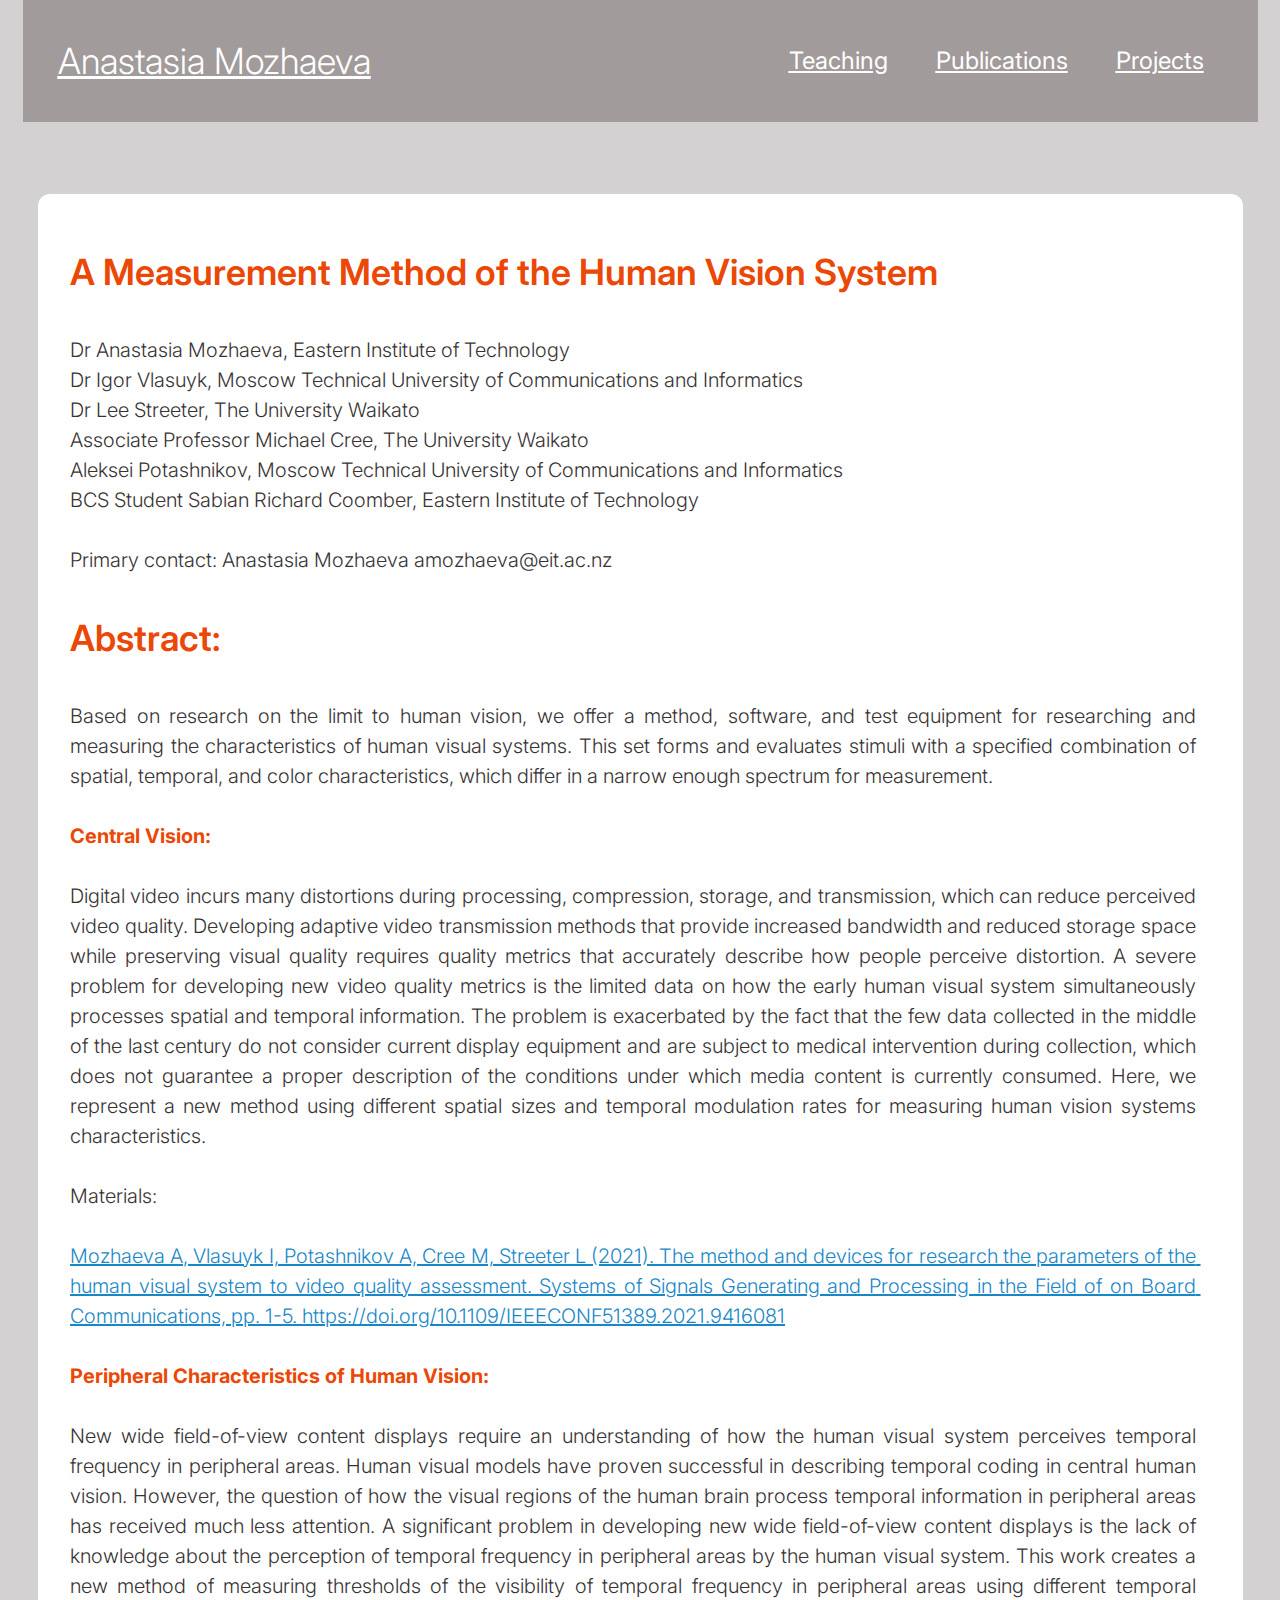
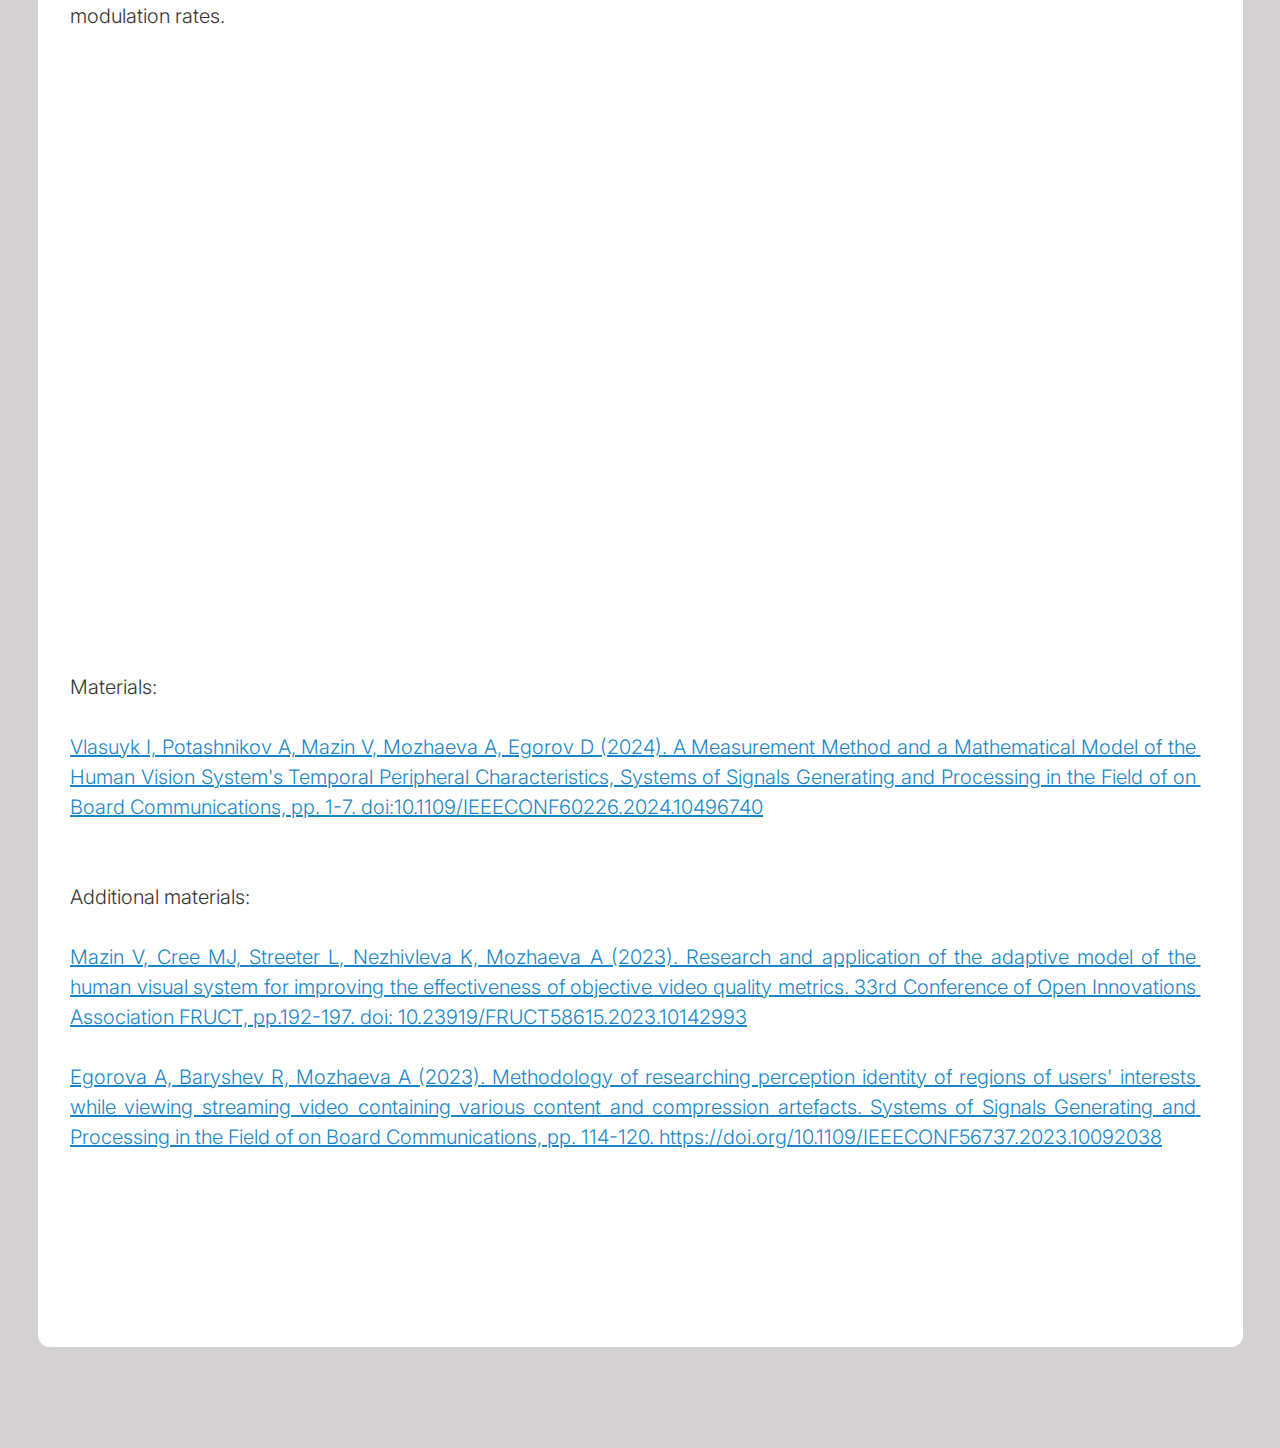
<file: measurementmethod.html>
<!DOCTYPE html>
<!-- This site was created by Dr Anastasia Mozhaeva -->
<html lang="en" xml:lang="en">
  
<head>
  <meta charset="UTF-8">
  <title>Anastasia Mozhaeva - Computing Lecturer & Researcher</title>
  <meta name="viewport" content="width=device-width, initial-scale=1.0">
  <link rel="canonical" href="https://anastasiamozz.github.io/EIT/">
  <meta name="description" content="Created by Dr Anastasia Mozhaeva">
  <!-- Preload critical images -->
  <link rel="preload" href="image/I1.jpg" as="image">

  <meta property="og:url" content="https://anastasiamozz.github.io/EIT/">
  <meta property="og:type" content="website">
  <meta property="og:description" content="Created by Dr Anastasia Mozhaeva">
  <meta property="og:image:type" content="image/jpeg">
  <meta property="og:image:width" content="1200">
  <meta property="og:image:height" content="630">
  <meta property="og:image" content="https://github.com/anastasiamozz/EIT/blob/main/image/I1.jpg">


  <link rel="preconnect" href="https://fonts.googleapis.com">
  <link rel="preconnect" href="https://fonts.gstatic.com" crossorigin>
  <link href="https://fonts.googleapis.com/css2?family=Inter:wght@300;400;500;600&display=swap" rel="stylesheet">
  
  <!-- This site was created by Dr A.Mozhaeva -->
  <script>
    window.F2W_REACTIONS=(()=>{const n=[];return{}})(),
    window.F2W_VARIABLES={"--Spacing-M":48},
    window.F2W_COLLECTION_VARS={"variable-collection":{"mode 1":{"--Spacing-M":48}}},
    window.F2W_COLLECTION_MODE_BPS={},
    window.F2W_COLOR_SCHEMES=void 0,
    window.F2W_LANGUAGES=void 0;
  </script>

</script><script>var Ue=Object.defineProperty,Ke=Object.defineProperties,Ye=Object.getOwnPropertyDescriptors,H=Object.getOwnPropertySymbols,oe=Object.prototype.hasOwnProperty,ie=Object.prototype.propertyIsEnumerable,re=(r,n,o)=>n in r?Ue(r,n,{enumerable:!0,configurable:!0,writable:!0,value:o}):r[n]=o,w=(r,n)=>{for(var o in n||(n={}))oe.call(n,o)&&re(r,o,n[o]);if(H)for(var o of H(n))ie.call(n,o)&&re(r,o,n[o]);return r},V=(r,n)=>Ke(r,Ye(n)),se=(r,n)=>{var o={};for(var i in r)oe.call(r,i)&&n.indexOf(i)<0&&(o[i]=r[i]);if(r!=null&&H)for(var i of H(r))n.indexOf(i)<0&&ie.call(r,i)&&(o[i]=r[i]);return o},ae=(r,n,o)=>new Promise((i,l)=>{var a=p=>{try{c(o.next(p))}catch(f){l(f)}},d=p=>{try{c(o.throw(p))}catch(f){l(f)}},c=p=>p.done?i(p.value):Promise.resolve(p.value).then(a,d);c((o=o.apply(r,n)).next())});function I(r,n){return Math.round(r*n)/n}function q(r,n,o,i){let l=(r+(i||"")).toString().includes("%");if(typeof r=="string"?[r,n,o,i]=r.match(/(0?\.?\d+)%?\b/g).map(a=>Number(a)):i!==void 0&&(i=Number.parseFloat(i)),typeof r!="number"||typeof n!="number"||typeof o!="number"||r>255||n>255||o>255)throw new TypeError("Expected three numbers below 256");if(typeof i=="number"){if(!l&&i>=0&&i<=1)i=Math.round(255*i);else if(l&&i>=0&&i<=100)i=Math.round(255*i/100);else throw new TypeError(`Expected alpha value (${i}) as a fraction or percentage`);i=(i|256).toString(16).slice(1)}else i="";return(o|n<<8|r<<16|1<<24).toString(16).slice(1)+i}function F(r){return r.filter(le)}function le(r){return r!=null}function $(r){console.warn(r)}function W(r){return typeof r=="object"&&r.type==="VARIABLE_ALIAS"}function qe(r){if("a"in r){let o=I(r.a,100);if(o!==1)return`rgba(${r.r},${r.g},${r.b},${o})`}let n=q(r.r,r.g,r.b);return n[0]===n[1]&&n[2]===n[3]&&n[4]===n[5]?`#${n[0]}${n[2]}${n[4]}`:`#${n}`}function Ze(r){let{r:n,g:o,b:i,a:l=1}=r;return{r:I(n*255,1),g:I(o*255,1),b:I(i*255,1),a:l}}function R(r){return`${I(r,10)}px`}function Z(r){return`${I(r,10)}%`}function ue(r){switch(typeof r){case"object":if(W(r))return`var(${r.id})`;if("r"in r)return qe(Ze(r));case"string":case"number":case"boolean":default:return String(r)}}function z(r){return"T"+r}function Q(r,n,o){let i=Object.entries(n);if(!i.length)return"";let l=[r+" {",...i.filter(([,a])=>a!==void 0&&a!=="").map(([a,d])=>`  ${a}: ${d};`),"}"];return o&&(l=l.map(a=>o+a)),l.join(`
`)}var Je={padding:"0",margin:"0"},et={a:{color:"inherit","text-decoration":"inherit"},input:{border:"none",font:"inherit",outline:"none","background-color":"inherit"},button:{"border-style":"none",width:"auto",overflow:"visible",background:"transparent",font:"inherit","background-color":"inherit","line-height":"normal",color:"inherit"},textarea:{font:"inherit","background-color":"inherit"},select:{font:"inherit","background-color":"inherit"},img:{display:"block"},picture:{display:"block"},video:{display:"block"},canvas:{display:"block"},svg:{display:"block"}},sn=Q("*",Je)+Object.entries(et).map(([r,n])=>Q(r,n)).join(`
`),de=["appear","mousedown","mouseenter","mouseleave","mouseup","timeout","click","press","drag","keydown","hover"];function ce(r,n,o){if(o.direction==="LEFT"){if(n==="BOTTOM_LEFT"||n==="TOP_LEFT")return[{eltId:r,props:[{key:"left",from:"100%",to:"0%"}]}];if(n==="BOTTOM_RIGHT"||n==="TOP_RIGHT")return[{eltId:r,props:[{key:"translate",from:"100% 0px",to:"0px 0px"}]}];{let i=n==="CENTER"?"-50%":"0px";return[{eltId:r,props:[{key:"left",from:"100%",to:"50%"},{key:"translate",from:`0px ${i}`,to:`-50% ${i}`}]}]}}else if(o.direction==="RIGHT"){if(n==="BOTTOM_LEFT"||n==="TOP_LEFT")return[{eltId:r,props:[{key:"translate",from:"-100% 0px",to:"0px 0px"}]}];if(n==="BOTTOM_RIGHT"||n==="TOP_RIGHT")return[{eltId:r,props:[{key:"right",from:"100%",to:"0px"}]}];{let i=n==="CENTER"?"-50%":"0px";return[{eltId:r,props:[{key:"left",from:"0px",to:"50%"},{key:"translate",from:`-100% ${i}`,to:`-50% ${i}`}]}]}}else if(o.direction==="TOP")if(n==="BOTTOM_LEFT"||n==="BOTTOM_RIGHT"||n==="BOTTOM_CENTER"){let i=n==="BOTTOM_CENTER"?"-50%":"0px";return[{eltId:r,props:[{key:"translate",from:`${i} 100%`,to:`${i} 0px`}]}]}else return n==="TOP_LEFT"||n==="TOP_RIGHT"||n==="TOP_CENTER"?[{eltId:r,props:[{key:"top",from:"100%",to:"0px"}]}]:[{eltId:r,props:[{key:"top",from:"100%",to:"50%"},{key:"translate",from:"-50% 0%",to:"-50% -50%"}]}];else if(o.direction==="BOTTOM"){if(n==="BOTTOM_LEFT"||n==="BOTTOM_RIGHT"||n==="BOTTOM_CENTER")return[{eltId:r,props:[{key:"bottom",from:"100%",to:"0px"}]}];if(n==="TOP_LEFT"||n==="TOP_RIGHT"||n==="TOP_CENTER"){let i=n==="TOP_CENTER"?"-50%":"0px";return[{eltId:r,props:[{key:"translate",from:`${i} -100%`,to:`${i} 0px`}]}]}else return[{eltId:r,props:[{key:"top",from:"0px",to:"50%"},{key:"translate",from:"-50% -100%",to:"-50% -50%"}]}]}else console.warn("Unsupported transition:",o);return[]}function G(r){if(r)return(...n)=>{if(!r)return;let o=r;return r=void 0,o(...n)}}var tt=r=>r instanceof HTMLElement||r instanceof SVGElement;function nt(r,n){if(!r.parentElement)return;let o=new MutationObserver(i=>{for(let l of i.filter(a=>a.type==="childList"))for(let a of l.removedNodes)a===r&&(n?.(),o.disconnect())});o.observe(r.parentElement,{childList:!0})}function _(r,n){let o=new MutationObserver(i=>{for(let l of i.filter(a=>a.type==="childList"))for(let a of l.addedNodes)tt(a)&&a.matches(r)&&nt(a,n(a))});return o.observe(document,{childList:!0,subtree:!0}),()=>o.disconnect()}var pe=new Set(["youtube-video","vimeo-video","spotify-audio","jwplayer-video","videojs-video","wistia-video","cloudflare-video","hls-video","shaka-video","dash-video"]);function rt(r){return pe.has(r.tagName.toLowerCase())||r.tagName==="VIDEO"}function ot(r){if(r.tagName!=="IFRAME")return!1;let n=r.src;return(n.includes("youtube.com")||n.includes("youtube-nocookie.com"))&&n.includes("enablejsapi=1")}var D=class{constructor(r){this.iframe=r,this.info={},this.messageListener=null,this.loaded=new Promise(n=>{let o=()=>{this.iframe.removeEventListener("load",o),setTimeout(()=>{this.requestYoutubeListening()})};this.iframe.addEventListener("load",o),this.messageListener=i=>{if(i.source===this.iframe.contentWindow&&i.data){let l;try{l=JSON.parse(i.data)}catch(a){console.error("YoutubeController messageListener",a);return}l.event==="onReady"&&this.iframe.removeEventListener("load",o),l.info&&(Object.assign(this.info,l.info),n(!0))}},window.addEventListener("message",this.messageListener),this.requestYoutubeListening()})}sendYoutubeMessage(r){return ae(this,arguments,function*(n,o=[]){var i;yield this.loaded,(i=this.iframe.contentWindow)==null||i.postMessage(JSON.stringify({event:"command",func:n,args:o}),"*")})}requestYoutubeListening(){var r;(r=this.iframe.contentWindow)==null||r.postMessage(JSON.stringify({event:"listening"}),"*")}get muted(){return this.info.muted}get volume(){return this.info.volume}set muted(r){r?this.sendYoutubeMessage("mute"):this.sendYoutubeMessage("unMute")}get currentTime(){return this.info.currentTime}set currentTime(r){this.sendYoutubeMessage("seekTo",[r,!0])}get paused(){return this.info.playerState===2}play(){this.sendYoutubeMessage("playVideo")}pause(){this.sendYoutubeMessage("pauseVideo")}static from(r){return r.f2w_yt_controller||(r.f2w_yt_controller=new D(r))}};function M(r){if(rt(r))return r;if(ot(r))return D.from(r)}function fe(r){let n=M(r);return n?()=>(n.muted=!n.muted,()=>{n.muted=!n.muted}):()=>console.warn("Video element not recognized",r)}function me(r){let n=M(r);return n?()=>(n.muted=!0,()=>{n.muted=!1}):()=>console.warn("Video element not recognized",r)}function ge(r){let n=M(r);return n?()=>(n.muted=!1,()=>{n.muted=!0}):()=>console.warn("Video element not recognized",r)}function ye(r){let n=M(r);return n?()=>(n.play(),()=>n.pause()):()=>console.warn("Video element not recognized",r)}function Ee(r){let n=M(r);return n?()=>(n.pause(),()=>n.play()):()=>console.warn("Video element not recognized",r)}function he(r){let n=M(r);return n?()=>(n.paused?n.play():n.pause(),()=>{n.paused?n.play():n.pause()}):()=>console.warn("Video element not recognized",r)}function xe(r,n){let o=M(r);return o?()=>{o.currentTime=n}:()=>console.warn("Video element not recognized",r)}function be(r,n){let o=M(r);return o?()=>(o.currentTime+=n,()=>{o.currentTime-=n}):()=>console.warn("Video element not recognized",r)}function Te(r,n){let o=M(r);return o?()=>(o.currentTime-=n,()=>{o.currentTime+=n}):()=>console.warn("Video element not recognized",r)}function Ne(){let r=navigator.userAgent;return r.includes("Safari")&&!r.includes("Chrome")}function ve(r){return r==="absolute"||r==="fixed"}var it=Ne();function U(r,n,o){r.animate(w({},n),{pseudoElement:o,iterations:1,duration:0,fill:"forwards"})}function J(r){return Object.fromEntries(r.map(n=>[n.camelKey,[n.from,n.to]]))}function K(r,n,o,i,l){let a=r.parentElement,d=getComputedStyle(r),c=getComputedStyle(a).display,p=c.endsWith("flex")||c.endsWith("grid"),f=ve(d.position),h=n.map(s=>V(w({},s),{camelKey:s.key.startsWith("--")?s.key:s.key.replace(/-([a-z])/g,(E,T)=>T.toUpperCase())})),A={},b=h.filter(s=>s.pseudo?!1:s.key.startsWith("--f2w-attr-")?(A[s.key.slice(11)]=s.to,!1):!0),u=J(b),x=J(h.filter(s=>s.pseudo==="::before")),C=J(h.filter(s=>s.pseudo==="::after")),m;u.display&&(u.display[0]==="none"?r.style.display=String(u.display[1]):u.display[1]==="none"&&p&&!f&&(r.style.display="none"),m=String(u.display[1]),delete u.display),it&&(Ce(r,u,"overflow"),Ce(r,u,"rowGap","gridRowGap"));let v=+getComputedStyle(r).getPropertyValue("--f2w-order");if(u["--f2w-order"]){let s=u["--f2w-order"][1];v=s===void 0?NaN:+s,isNaN(v)||r.style.setProperty("--f2w-order",String(v)),delete u["--f2w-order"]}if(isNaN(v)||l.add(a),u["--f2w-img-src"]){let s=r.f2w_image_lazy_loader,E=u["--f2w-img-src"][1];s||(r.f2w_image_lazy_loader=s=new Image,s.decoding="sync",s.onload=()=>{r.decoding="sync",r.setAttribute("src",E),delete r.f2w_image_lazy_loader}),s.src=E,delete u["--f2w-img-src"]}u.$innerHTML&&(r.innerHTML=String(u.$innerHTML[1]),delete u.$innerHTML);for(let[s,E]of Object.entries(A))r.setAttribute(s,String(E));if(u.left&&u.right){if(u.left[1]==="revert"&&u.right[0]==="revert"){let{right:s}=a.getBoundingClientRect(),{right:E}=r.getBoundingClientRect(),T=R(s-E);U(r,{left:"revert",right:T}),delete u.left,u.right[0]=T}else if(u.left[0]==="revert"&&u.right[1]==="revert"){let{left:s}=a.getBoundingClientRect(),{left:E}=r.getBoundingClientRect(),T=R(E-s);U(r,{right:"revert",left:T}),delete u.right,u.left[0]=T}}if(u.top&&u.bottom){if(u.top[1]==="revert"&&u.bottom[0]==="revert"){let{bottom:s}=a.getBoundingClientRect(),{bottom:E}=r.getBoundingClientRect(),T=R(s-E);U(r,{top:"revert",bottom:T}),delete u.top,u.bottom[0]=T}else if(u.top[0]==="revert"&&u.bottom[1]==="revert"){let{top:s}=a.getBoundingClientRect(),{top:E}=r.getBoundingClientRect(),T=R(E-s);U(r,{bottom:"revert",top:T}),delete u.bottom,u.top[0]=T}}u.backgroundImage&&b.filter(s=>s.key.startsWith("background-")).forEach(s=>{r.style.setProperty(s.key,String(s.to)),delete u[s.camelKey]});for(let[s,E]of[["before",x],["after",C]])E.display&&(E.display[1]==="none"?(r.classList.remove(s+"-visible"),r.classList.add(s+"-hidden")):(r.classList.remove(s+"-hidden"),r.classList.add(s+"-visible")));let g=(s,E,T=!1)=>{if(!(!T&&!Object.keys(s).length))return r.animate(w({easing:o},s),{pseudoElement:E,iterations:1,duration:i,fill:"both"})},y=g(u,void 0,!!m);m&&y.finished.then(()=>{r.style.display=m}),g(x,"::before"),g(C,"::after")}var Ce=(r,n,...o)=>{let i=o.find(l=>l in n);!i||(r.style[o[0]]=String(n[i][1]),delete n[i])},Pe=()=>window.F2W_REACTIONS,j=()=>window.F2W_VARIABLES,st=()=>window.F2W_COLLECTION_MODE_BPS,Oe=r=>{var n,o;return(o=(n=window.F2W_COLLECTION_VARS)==null?void 0:n[r])!=null?o:{}},at=(r,n)=>Oe(r)[n];function _e(r,n){j()[r]=n;let o=ue(n);document.body.style.setProperty(r,o);let i=`data${r.slice(1)}`;document.body.hasAttribute(i)&&document.body.setAttribute(i,o),document.dispatchEvent(new CustomEvent("f2w-set-variable",{detail:{id:r,value:n,str:o}}))}function X(r,n){var o;document.body.setAttribute(`data-${r}`,n);let i=(o=at(r,n))!=null?o:{};for(let[l,a]of Object.entries(i))_e(l,a)}function lt(r,n){X(r,n),ke(r,n)}function ke(r,n){var o,i;if((o=window.F2W_COLOR_SCHEMES)!=null&&o.includes(r))localStorage?.setItem(We,n);else if((i=window.F2W_LANGUAGES)!=null&&i.includes(r)){localStorage?.setItem(ze,n);let l=Array.from(document.head.querySelectorAll('link[rel="alternate"]')).find(a=>a.hreflang===n);l&&history.replaceState(null,"",new URL(l.href).pathname)}}function N(r){return typeof r=="number"?r:typeof r=="boolean"?r?1:0:typeof r=="string"?parseFloat(r):0}function O(r){return String(r)}function S(r){return typeof r=="string"?r==="true":!!r}function B(r,n){var o,i;if(r===void 0)return!1;if(W(r))return B(j()[r.id]);if(typeof r=="object"&&"expressionArguments"in r){let l=r.expressionArguments.map(d=>d.value).filter(d=>d!==void 0).map(d=>B(d,n)),a=(i=(o=r.expressionArguments[0])==null?void 0:o.resolvedType)!=null?i:"STRING";switch(r.expressionFunction){case"ADDITION":return a==="FLOAT"?l.map(N).reduce((d,c)=>d+c):l.map(O).reduce((d,c)=>d+c);case"SUBTRACTION":if(l.length!==2)throw new Error("Invalid expression");return N(l[0])-N(l[1]);case"DIVISION":if(l.length!==2)throw new Error("Invalid expression");return N(l[0])/N(l[1]);case"MULTIPLICATION":return l.map(N).reduce((d,c)=>d*c);case"NEGATE":if(l.length!==1)throw new Error("Invalid expression");return-N(l[0]);case"GREATER_THAN":if(l.length!==2)throw new Error("Invalid expression");return N(l[0])>N(l[1]);case"GREATER_THAN_OR_EQUAL":if(l.length!==2)throw new Error("Invalid expression");return N(l[0])>=N(l[1]);case"LESS_THAN":if(l.length!==2)throw new Error("Invalid expression");return N(l[0])<N(l[1]);case"LESS_THAN_OR_EQUAL":if(l.length!==2)throw new Error("Invalid expression");return N(l[0])<=N(l[1]);case"EQUALS":if(l.length!==2)throw new Error("Invalid expression");return a==="FLOAT"?N(l[0])===N(l[1]):a==="BOOLEAN"?S(l[0])===S(l[1]):O(l[0])===O(l[1]);case"NOT_EQUAL":if(l.length!==2)throw new Error("Invalid expression");return a==="FLOAT"?N(l[0])!==N(l[1]):a==="BOOLEAN"?S(l[0])!==S(l[1]):O(l[0])!==O(l[1]);case"AND":if(l.length!==2)throw new Error("Invalid expression");return S(l[0])&&S(l[1]);case"OR":if(l.length!==2)throw new Error("Invalid expression");return S(l[0])||S(l[1]);case"NOT":if(l.length!==1)throw new Error("Invalid expression");return!S(l[0]);case"VAR_MODE_LOOKUP":default:return console.warn(`Expression not implemented yet: ${r.expressionFunction}`),!1}}else return r}function te(r,n,o){let i=r.map(l=>ut(l,n,o));return(l,a)=>{let d=i.map(c=>c(l,a)).filter(c=>!!c);if(d.length)return(c,p)=>d.forEach(f=>f(c,p))}}function ut(r,n,o){for(;r.type==="ALIAS";)r=Pe()[r.alias];let i=dt(r,n,o);return l=>{if(r.type!=="ANIMATE"&&o==="drag"){let a=l.detail;if(!a.handled)return a.handled=!0,i(l)}if(!L){if(r.type==="ANIMATE"&&r.rootId){let a=document.getElementById(r.rootId);if(a!=null&&a.parentElement){let d=G(i(l));if(d){let c=a?.parentElement;for(;c&&((c.f2w_reset||(c.f2w_reset=[])).push(d),c=c.parentElement,c?.tagName!=="BODY"););}return d}}return i(l)}}}function dt(action,bound,trigger){var e,t;switch(action.type){case"BACK":return()=>{var r;return((r=window.F2W_PREVIEW_BACK)!=null?r:history.back)()};case"JS":return()=>eval(action.code);case"URL":return()=>{action.openInNewTab?window.open(action.url,"_blank"):window.F2W_PREVIEW_NAVIGATE?window.F2W_PREVIEW_NAVIGATE(action.url):location.assign(action.url)};case"SET_VARIABLE":let{variableId,variableValue}=action;if(variableId&&variableValue?.value!==void 0)return()=>_e(variableId,B(variableValue.value,variableId));break;case"SET_VARIABLE_MODE":let{variableCollectionName,variableModeName}=action;if(variableCollectionName&&variableModeName)return()=>lt(variableCollectionName,variableModeName);break;case"CONDITIONAL":let blocks=action.conditionalBlocks.map(r=>{let n=te(r.actions,bound,trigger),{condition:o}=r;return{test:o?()=>S(B(o.value)):()=>!0,run:n}});return()=>{let r=[];for(let n of blocks)if(n.test()){let o=n.run();o&&r.push(o);break}if(r.length)return n=>r.forEach(o=>o(n))};case"KEY_CONDITION":let run=te(action.actions,bound,trigger),keyCode=action.keyCodes[0],shiftKey=action.keyCodes.slice(1).includes(16),ctrlKey=action.keyCodes.slice(1).includes(17),altKey=action.keyCodes.slice(1).includes(18),metaKey=action.keyCodes.slice(1).includes(91);return r=>{if(r instanceof KeyboardEvent){if(r.keyCode!==keyCode||r.ctrlKey!==ctrlKey||r.altKey!==altKey||r.metaKey!==metaKey||r.shiftKey!==shiftKey)return;r.preventDefault(),r.stopPropagation(),run(r)}};case"CLOSE_OVERLAY":{if(action.self)return r=>{var n,o;return(o=(n=r?.target)==null?void 0:n.f2w_close)==null?void 0:o.call(n)};if(action.overlayId){let r=document.getElementById(action.overlayId);if(!r)break;return()=>{var n;return(n=r.f2w_close)==null?void 0:n.call(r)}}break}case"SCROLL_TO":if(!action.destinationId)break;let elt=document.getElementById(action.destinationId);if(!elt)break;return r=>{var n;r?.currentTarget instanceof HTMLAnchorElement&&r?.preventDefault(),elt.scrollIntoView({behavior:(n=action.transition)!=null&&n.type?"smooth":"instant"})};case"OVERLAY":if(!action.destinationId)break;let overlay=document.getElementById(action.destinationId);if(!overlay)break;let modal=Array(...overlay.children).find(r=>r.tagName!=="TEMPLATE");if(!modal)break;let{transition,overlayPositionType,overlayRelativePosition}=action,duration=Math.round(1e3*((e=transition?.duration)!=null?e:0)),animations=[{eltId:action.destinationId,props:[{key:"visibility",from:"hidden",to:"visible"},{key:"opacity",from:"0",to:"1"}]}];return overlayPositionType==="MANUAL"?()=>{var r,n,o;if(trigger==="hover"){let d=(r=bound.f2w_mouseleave_remove)==null?void 0:r.call(bound);if(d){let c=p=>{Se(p,bound)&&Se(p,modal)&&(d(),document.removeEventListener("mousemove",c))};document.addEventListener("mousemove",c)}}let i=animations.slice(0),l=R(bound.getBoundingClientRect().left+((n=overlayRelativePosition?.x)!=null?n:0)),a=R(bound.getBoundingClientRect().top+((o=overlayRelativePosition?.y)!=null?o:0));return modal.style.setProperty("left",l),modal.style.setProperty("top",a),transition?.type==="MOVE_IN"&&(transition.direction==="LEFT"?i.push({eltId:modal.id,props:[{key:"left",from:"100%",to:l}]}):transition.direction==="RIGHT"?i.push({eltId:modal.id,props:[{key:"left",from:"0px",to:l},{key:"translate",from:"-100% 0px",to:"0px 0px"}]}):transition.direction==="TOP"?i.push({eltId:modal.id,props:[{key:"top",from:"100%",to:a}]}):transition.direction==="BOTTOM"&&i.push({eltId:modal.id,props:[{key:"top",from:"0px",to:a},{key:"translate",from:"0px -100%",to:"0px 0px"}]})),ee(i,transition?.easing,duration,bound,trigger,`${trigger}(manual_overlay)`,overlay)()}:(transition?.type==="MOVE_IN"?animations.push(...ce(modal.id,overlayPositionType,transition)):transition!=null&&transition.type&&console.warn("Unsupported transition:",transition),ee(animations,transition?.easing,duration,bound,trigger,`${trigger}(overlay)`,overlay));case"ANIMATE":{let{animations:r,transition:n,rootId:o,reset:i}=action,l=Math.round(1e3*((t=n?.duration)!=null?t:0)),a=ee(r,n?.easing,l,bound,trigger,i?`${trigger}(+reset)`:trigger);return i&&o?(d,c)=>{let p=document.getElementById(o);if(p){let{f2w_reset:f}=p;f!=null&&f.length&&(delete p.f2w_reset,f.reverse().forEach(h=>h(void 0,!0)))}return a(d,c)}:a}case"UPDATE_MEDIA_RUNTIME":{if(!action.destinationId)break;let r=document.getElementById(action.destinationId);if(!r)break;switch(action.mediaAction){case"MUTE":return me(r);case"UNMUTE":return ge(r);case"TOGGLE_MUTE_UNMUTE":return fe(r);case"PLAY":return ye(r);case"PAUSE":return Ee(r);case"TOGGLE_PLAY_PAUSE":return he(r);case"SKIP_BACKWARD":return Te(r,action.amountToSkip);case"SKIP_FORWARD":return be(r,action.amountToSkip);case"SKIP_TO":return xe(r,action.newTimestamp)}}default:return()=>console.warn("Action not implemented yet: "+action.type)}return()=>{}}var Ae=9999;function ee(r,n="linear",o,i,l,a,d){return c=>{let p=r;d&&(document.body.parentElement.style.overflow="hidden",p=[{eltId:d.id,props:[{key:"z-index",from:0,to:Ae++}]},...p]);let f=k(p,n,o,i,l,a,c),h=G((A,b)=>{d&&(Ae--,document.body.parentElement.style.overflow=""),k(f,n,b?0:o,i,l,`${a}(revert)`)});return d&&(d.f2w_close=h),h}}var we=new Map;function k(r,n,o,i,l,a,d){var c,p,f;let h=[],A=new Set;if(l==="drag")return ct(r,n,o,i,d.detail),[];for(let{eltId:b,altId:u,props:x,reactions:C}of r){let m=document.getElementById(b);if(!m){let v=we.get(b);v&&(m=document.getElementById(v))}if(!m){$(`Can't find element for id: ${b}`);continue}if(u){let v=document.getElementById(u);if(!v){let s=document.getElementById(z(u));if(!s){$(`Can't find template for id: ${u}`);continue}v=((c=s.content)==null?void 0:c.cloneNode(!0)).querySelector("*")}let{f2w_mouseup:g}=m,y=(p=m.f2w_mouseleave_remove)==null?void 0:p.call(m);if(y&&He(v,y),g&&v.addEventListener("mouseup",g),(y||g)&&Be(v),Fe(v,!0,o),o)m.insertAdjacentElement("afterend",v),K(m,[{key:"display",from:getComputedStyle(m).display,to:"none"}],n,o,A),K(v,[{key:"opacity",from:0,to:"revert-layer"},{key:"display",from:"none",to:"revert-layer"}],n,o,A);else{m.parentElement.replaceChild(v,m);let s=document.getElementById(z(b));s||(s=document.createElement("template"),s.id=z(b),s.innerHTML=m.outerHTML,v.insertAdjacentElement("afterend",s)),we.set(b,v.id)}h.push({eltId:v.id,altId:m.id}),isNaN(+getComputedStyle(v).getPropertyValue("--f2w-order"))||A.add(v.parentElement)}else{let v=(x||[]).map(y=>{let s=Re(m,y.key,y.from),E=Re(m,y.key,y.to);return{key:y.key,pseudo:y.pseudo,from:s,to:E}}).filter(y=>y.from!==y.to);K(m,v,n,o,A),C&&(l!=="hover"&&((f=m.f2w_mouseleave_remove)==null||f.call(m)),C.forEach(y=>De(m,y.type,y.to,o)));let g={eltId:b,props:v.map(y=>{let s={key:y.key,from:y.to,to:y.from};return y.pseudo&&(s.pseudo=y.pseudo),s})};C&&(g.reactions=C.map(y=>({type:y.type,from:y.to,to:y.from}))),h.push(g)}}for(let b of A){let u=Array.from(b.children).map((C,m)=>({it:C,i:m})),x=!1;u.sort((C,m)=>{let v=+(getComputedStyle(C.it).getPropertyValue("--f2w-order")||"99999"),g=+(getComputedStyle(m.it).getPropertyValue("--f2w-order")||"99999");return v-g}).forEach((C,m)=>{x?b.appendChild(C.it):x=m!==C.i})}return h}function Be(r){let n=r;for(;n;)n.classList.remove("pointer-events-none"),n=n.parentElement}function ct(r,n,o,i,l){if(l.handled)return;let a=i.getBoundingClientRect(),d=k(r.filter(u=>u.props).map(({eltId:u,props:x})=>({eltId:u,props:x})),"linear",0,i,"click","drag_start(tmp)"),c=i.getBoundingClientRect(),p=c.left-a.left,f=c.top-a.top,h=Math.sqrt(p*p+f*f);k(d,"linear",0,i,"click","drag_start(tmp undo)");let{x:A,y:b}=ne(l.start,l.end);if(A>0&&p>0||A<0&&p<0||p===0&&(b>0&&f>0||b<0&&f<0)){l.handled=!0;let u=r.map(m=>{var v;return V(w({},m),{swapped:!1,props:(v=m.props)==null?void 0:v.map(g=>V(w({},g),{curr:g.from}))})}),x=m=>{let{x:v,y:g}=ne(m.start,m.end),y=(v*p+g*f)/h;return Math.max(0,Math.min(100,100*y/h))},C=m=>{m.end.preventDefault(),m.end.stopPropagation();let v=x(m);k(F(u.map(g=>{let y=g,{reactions:s}=y,E=se(y,["reactions"]);if(g.props)return V(w({},E),{props:g.props.map(T=>{let je=yt(T,v),Ge=T.curr;return T.curr=je,V(w({},T),{from:Ge,to:je})})});if(g.altId){if(v<50&&g.swapped)return g.swapped=!1,{altId:g.eltId,eltId:g.altId};if(v>=50&&!g.swapped)return g.swapped=!0,E}})),"linear",0,i,"click","dragging")};C(l),i.f2w_drag_listener=m=>{if(C(m),m.finished){let v=x(m);k(F(u.map(g=>{if(g.props){let y=v<50?void 0:g.reactions;return{eltId:g.eltId,props:g.props.map(s=>V(w({},s),{from:s.curr,to:v<50?s.from:s.to})),reactions:y}}if(g.altId){if(v<50&&g.swapped)return g.swapped=!1,{altId:g.eltId,eltId:g.altId};if(v>=50&&!g.swapped)return g.swapped=!0,g}})),n,o,i,"click","drag_end")}}}}function Re(r,n,o){return o!=="$current"?o:getComputedStyle(r).getPropertyValue(n)}function Fe(r,n=!1,o=0){for(let i of de)for(let l of pt(r,`[data-reaction-${i}]`,n))De(l,i,l.getAttribute(`data-reaction-${i}`),o)}function pt(r,n,o=!1){let i=[...r.querySelectorAll(n)];return o&&r.matches(n)&&i.unshift(r),i}function De(r,n,o="",i=0){var l;if(!o&&n!=="hover"){mt(r,n);return}let a=0;if(o[0]==="T"){let f=o.indexOf("ms");a=parseFloat(o.slice(1,f))||0,o=o.slice(f+3)}let d=Pe(),c=F(o.split(",").map(f=>d[f])),p=te(c,r,n);if(n==="timeout"){ft(r,()=>p(),a+i);return}if(Be(r),n==="press"){let f,h=()=>{f?.(),f=void 0};r.f2w_mouseup=h,Y(r,"mousedown",A=>{f?.(),f=p(A)},n,P(r,"mouseup",h))}else if(n==="drag")Y(r,"dragging",f=>{p(f)},n);else if(n==="hover"){let f,h=C=>{f||(f=G(p(C)))},A=(l=r.f2w_mouseleave_remove)==null?void 0:l.call(r),b=()=>{f?.(),f=void 0,A?.()},u=setTimeout(()=>{r.matches(":hover")&&h()},i),x=He(r,b,u);Y(r,"mouseenter",h,n,x)}else n==="keydown"&&!r.getAttribute("tabindex")&&r.setAttribute("tabindex","-1"),n==="appear"&&Et.observe(r),Y(r,n,f=>{n!=="keydown"&&f.stopPropagation(),a?setTimeout(()=>p(f),a):p(f)},n)}function He(r,n,o=0){let i=P(r,"mouseleave",n),l=()=>(i(),clearTimeout(o),r.f2w_mouseleave===n&&delete r.f2w_mouseleave,r.f2w_mouseleave_remove===l&&delete r.f2w_mouseleave_remove,n);return r.f2w_mouseleave=n,r.f2w_mouseleave_remove=l}function Se({clientX:r,clientY:n},o){let{top:i,left:l,right:a,bottom:d}=o.getBoundingClientRect();return r>a+2||r<l-2||n>d+2||n<i-2}function $e(r){return`f2w_cleanup_${r}`}function ft(r,n,o){var i;let l=setTimeout(n,o);(i=r.f2w_cleanup_timeout)==null||i.call(r),r.f2w_cleanup_timeout=()=>{delete r.f2w_cleanup_timeout,clearTimeout(l)}}function mt(r,n){var o;let i=$e(n);(o=r[i])==null||o.call(r)}function Y(r,n,o,i,...l){var a;let d=[...l,P(r,n,o)],c=$e(i);(a=r[c])==null||a.call(r),r[c]=()=>{delete r[c],d.forEach(p=>p())}}function P(r,n,o,i){let l=a=>{!r.isConnected||o(a)};return r.addEventListener(n,l,i),()=>{r.removeEventListener(n,l,i)}}var We="f2w-color-scheme",ze="f2w-lang";if(window.F2W_THEME_SWITCH=r=>{var n;return(n=window.F2W_COLOR_SCHEMES)==null?void 0:n.forEach(o=>X(o,r))},window.F2W_COLOR_SCHEMES){let r=matchMedia("(prefers-color-scheme: dark)").matches?"dark":"light",n=localStorage==null?void 0:localStorage.getItem(We);_("body",()=>{var o,i;let l=document.body.getAttribute("data-preview-theme"),a=(o=l??n)!=null?o:r;(i=window.F2W_THEME_SWITCH)==null||i.call(window,a)})}if(window.F2W_LANGUAGES){let r=localStorage==null?void 0:localStorage.getItem(ze);_("body",()=>{var n,o,i;let l=Array.from(document.head.querySelectorAll('link[rel="alternate"]'));l.length===0||l.some(d=>d.getAttribute("hreflang")==="x-default"&&d.getAttribute("href")===window.location.href)||(r=document.documentElement.lang);let a=(o=(n=document.head.querySelector('link[rel="canonical"]'))==null?void 0:n.href)==null?void 0:o.endsWith("/404/");(i=window.F2W_LANGUAGES)==null||i.forEach(d=>{var c;let p=Object.fromEntries(Object.entries(Oe(d)).map(([h])=>[h.toLowerCase(),h])),f=[...navigator.languages];r&&f.unshift(r);for(let h of f){h=h.toLowerCase();let A=h.split("-")[0],b=(c=p[h])!=null?c:p[A];if(b){X(d,b),a||ke(d,b);break}}})})}var Me={},gt=Object.fromEntries(Object.entries(st()).map(([r,n])=>[r,Object.entries(n).map(([o,{minWidth:i}])=>({name:o,minWidth:i}))]));function Ve(){var r;let n=((r=window.visualViewport)==null?void 0:r.width)||window.innerWidth;for(let[o,i]of Object.entries(gt)){let l=[...i],a=l.splice(0,1)[0].name;for(let{name:d,minWidth:c}of l)n>=c&&(a=d);a!==Me[o]&&(X(o,a),Me[o]=a)}}var L=!1;_("body",()=>{let r,n=!1;P(document,"mousedown",o=>{r=o,L=!1}),P(document,"mousemove",o=>{var i,l,a;if(r&&ne(r,o).dist>2){let d={start:r,end:o};L?(a=(l=r.target)==null?void 0:l.f2w_drag_listener)==null||a.call(l,d):((i=r.target)==null||i.dispatchEvent(new CustomEvent("dragging",{detail:d})),L=!0,n=!0)}}),P(document,"mouseup",o=>{var i,l;r&&L&&((l=(i=r.target)==null?void 0:i.f2w_drag_listener)==null||l.call(i,{start:r,end:o,finished:!0})),r=void 0,L=!1}),P(document,"mouseup",o=>{var i,l;r&&L&&((l=(i=r.target)==null?void 0:i.f2w_drag_listener)==null||l.call(i,{start:r,end:o,finished:!0})),r=void 0,L=!1}),P(document,"click",o=>{n&&(n=!1,o.preventDefault(),o.stopPropagation())},{capture:!0}),Ve(),window.addEventListener("resize",Ve)}),addEventListener("DOMContentLoaded",()=>Fe(document)),addEventListener("DOMContentLoaded",()=>{if("mediumZoom"in window){let r=mediumZoom("[data-zoomable]");r.on("open",n=>{let o=getComputedStyle(n.target).objectFit,i=n.detail.zoom.getZoomedImage();o&&i&&(i.style.objectFit=o)}),r.on("closed",n=>{let o=n.detail.zoom.getZoomedImage();o.style.objectFit=""})}});function Ie(r){return r.endsWith("px")||r.endsWith("%")||r.startsWith("calc")}function Le(r){return r.startsWith("calc")?r.slice(4):r}function yt({from:r,to:n},o){if(r===n)return n;if(typeof r=="number"&&typeof n=="number")return r+(n-r)*(o/100);if(typeof r=="string"&&typeof n=="string"){if(r==="none"||n==="none"||r==="auto"||n==="auto")return o<50?r:n;if(r.endsWith("px")&&n.endsWith("px")){let i=parseFloat(r),l=parseFloat(n);return R(i+(l-i)*(o/100))}if(r.endsWith("%")&&n.endsWith("%")){let i=parseFloat(r),l=parseFloat(n);return Z(i+(l-i)*(o/100))}if(Ie(r)&&Ie(n)){let i=Le(r),l=Le(n);return`calc(${i} + (${l} - ${i}) * ${o/100})`}if(r.startsWith("rgb")&&n.startsWith("rgb")){let i=r.match(/\d+/g).map(Number),l=n.match(/\d+/g).map(Number);return`rgb(${i.map((a,d)=>a+(l[d]-a)*(o/100)).join(",")})`}}return o<50?r:n}function ne(r,n){let o=n.clientX-r.clientX,i=n.clientY-r.clientY;return{x:o,y:i,dist:Math.sqrt(Math.pow(o,2)+Math.pow(i,2))}}_("[data-bound-characters]",r=>{let n=()=>{let o=r.getAttribute("data-bound-characters"),i=O(B(j()[o]));i!==r.textContent&&(r.textContent=i)};return n(),document.addEventListener("f2w-set-variable",n),()=>document.removeEventListener("f2w-set-variable",n)}),_("[data-bound-visible]",r=>{let n=()=>{let o=r.getAttribute("data-bound-visible"),i=O(B(j()[o]));i!==void 0&&r.setAttribute("data-visible",i)};return n(),document.addEventListener("f2w-set-variable",n),()=>document.removeEventListener("f2w-set-variable",n)});var Et=new IntersectionObserver((r,n)=>{r.forEach(o=>{o.isIntersecting&&(n.unobserve(o.target),o.target.dispatchEvent(new CustomEvent("appear")))})},{threshold:.1});addEventListener("load",()=>{let r=window.location.hash.slice(1),n=new RegExp(r+"(_\\d+)?$");for(let o of document.querySelectorAll(`[id^="${r}"]`))if(n.test(o.id)&&o.getBoundingClientRect().height>0)return o.scrollIntoView()});

</script><link href="https://fonts.googleapis.com/css2?family=Inter:wght@300;400;600;700&amp;display=swap" rel="stylesheet"><style>*,:before,:after{box-sizing:border-box}

body{-webkit-font-smoothing:antialiased}textarea:focus-visible{outline:none}button{-webkit-font-smoothing:inherit;-moz-osx-font-smoothing:inherit;-webkit-appearance:none}*{margin:0;padding:0}a{color:inherit;-webkit-text-decoration:inherit;text-decoration:inherit}input{font:inherit;background-color:inherit;border:none;outline:none}button{font:inherit;background:0 0;background-color:inherit;color:inherit;border-style:none;width:auto;line-height:normal;overflow:visible}textarea,select{font:inherit;background-color:inherit}img,picture,video,canvas,svg{display:block}[data-reaction-click]{cursor:pointer}[data-visible=false]{display:none!important}.before-hidden:before,.after-hidden:after{display:none}.before-visible:before,.after-visible:after{content:""}::placeholder{color:inherit;opacity:.54}body *{scrollbar-width:none}body ::-webkit-scrollbar{display:none}[name=honey-pot-field]{display:none!important}.text{white-space:pre-wrap;overflow-wrap:break-word}.pointer-events-none{pointer-events:none}body{--Spacing-M:48}#_{background-color:#d3d1d1;min-height:100vh;display:grid}

#Frame{background-color:#d3d1d1;border-radius:0;width:1235px;min-width:1235px;max-width:1235px;min-height:3048px;max-height:3048px;margin:0 auto;position:relative;overflow:hidden}

#Image{--f2w-order:2;background-color:#fff;border-radius:12px;width:1205px;height:2753px;position:absolute;top:194px;left:15px;overflow:hidden}

#Copy{grid-row-gap:40px;--f2w-order:0;border-radius:0;flex-flow:column;justify-content:flex-start;align-items:start;width:539px;height:129px;padding:0;display:flex;position:absolute;top:34px;left:862px}

#Paragraph{text-align:justify;color:#0000;--f2w-order:1;-webkit-background-clip:text;background-clip:text;width:93.4%;height:1405px;line-height:150%;display:inline;position:absolute;top:51px;left:2.7%;right:3.9%}
#__1{color:#eb4706;-webkit-background-clip:text;background-clip:text;font-family:Inter;font-size:36px;font-weight:600;line-height:150%}
#__3{color:#373333;-webkit-background-clip:text;background-clip:text;font-family:Inter;font-size:24px;font-weight:300;line-height:150%}
#__5{color:#373333;-webkit-background-clip:text;background-clip:text;font-family:Inter;font-size:20px;font-weight:300;line-height:150%}
#__14{color:#373333;-webkit-background-clip:text;background-clip:text;font-family:Inter;font-size:24px;font-weight:300;line-height:150%}
#__16{color:#eb4706;-webkit-background-clip:text;background-clip:text;font-family:Inter;font-size:36px;font-weight:600;line-height:150%}
#__18{color:#373333;-webkit-background-clip:text;background-clip:text;font-family:Inter;font-size:24px;font-weight:300;line-height:150%}
#__20{color:#373333;-webkit-background-clip:text;background-clip:text;font-family:Inter;font-size:20px;font-weight:300;line-height:150%}
#__23{color:#eb4706;-webkit-background-clip:text;background-clip:text;font-family:Inter;font-size:20px;font-weight:700;line-height:150%}
#__25{color:#373333;-webkit-background-clip:text;background-clip:text;font-family:Inter;font-size:20px;font-weight:300;line-height:150%}
#__31{color:#1987c7;-webkit-background-clip:text;background-clip:text;font-family:Inter;font-size:20px;font-weight:300;line-height:150%;text-decoration:underline}
#__33{color:#373333;-webkit-background-clip:text;background-clip:text;font-family:Inter;font-size:20px;font-weight:300;line-height:150%}
#__35{color:#eb4706;-webkit-background-clip:text;background-clip:text;font-family:Inter;font-size:20px;font-weight:700;line-height:150%}
#__37{color:#373333;-webkit-background-clip:text;background-clip:text;font-family:Inter;font-size:20px;font-weight:300;line-height:150%}
#__40{color:#373333;-webkit-background-clip:text;background-clip:text;font-family:Inter;font-size:24px;font-weight:300;line-height:150%}
#__42,#__44{color:#373333;-webkit-background-clip:text;background-clip:text;font-family:Inter;font-size:24px;font-weight:300;line-height:150%;text-decoration:underline}
#__46{color:#373333;-webkit-background-clip:text;background-clip:text;font-family:Inter;font-size:24px;font-weight:300;line-height:150%}
#__48{color:#373333;-webkit-background-clip:text;background-clip:text;font-family:Inter;font-size:24px;font-weight:300;line-height:150%;text-decoration:underline}
#__50{color:#373333;-webkit-background-clip:text;background-clip:text;font-family:Inter;font-size:24px;font-weight:300;line-height:150%}

#Paragraph_0{text-align:justify;color:#0000;--f2w-order:2;-webkit-background-clip:text;background-clip:text;width:93.4%;height:659px;font-family:Inter;font-size:20px;font-weight:300;line-height:150%;display:inline;position:absolute;top:2078px;left:2.7%;right:3.9%}
#__54{color:#373333;-webkit-background-clip:text;background-clip:text;font-family:Inter;font-size:20px;font-weight:300;line-height:150%}
#__57{color:#1987c7;-webkit-background-clip:text;background-clip:text;font-family:Inter;font-size:20px;font-weight:300;line-height:150%;text-decoration:underline}
#__59{color:#373333;-webkit-background-clip:text;background-clip:text;font-family:Inter;font-size:20px;font-weight:300;line-height:150%}
#__64{color:#1987c7;-webkit-background-clip:text;background-clip:text;font-family:Inter;font-size:20px;font-weight:300;line-height:150%;text-decoration:underline}
#__66{color:#373333;-webkit-background-clip:text;background-clip:text;font-family:Inter;font-size:20px;font-weight:300;line-height:150%}
#__68{color:#1987c7;-webkit-background-clip:text;background-clip:text;font-family:Inter;font-size:20px;font-weight:300;line-height:150%;text-decoration:underline}
#__70{color:#373333;-webkit-background-clip:text;background-clip:text;font-family:Inter;font-size:20px;font-weight:300;line-height:150%}#WhatsApp_Image_2025_03_12_at_2_33_19_PM_1{--f2w-order:3;aspect-ratio:.74;border-radius:0;width:auto;height:560px;position:absolute;top:1466px;left:32px;overflow:hidden}
#__73{object-fit:cover;width:100%;height:100%;position:absolute;inset:0}

#Buttons_Icon{--f2w-order:3;border-radius:4px;width:75px;height:70px;position:absolute;top:4607px;left:117px}
#Icon{--f2w-order:0;border-radius:0;width:24px;height:24px;position:absolute;top:8px;left:8px}
#Group_9{--f2w-order:4;width:100%;height:122px;position:absolute;top:0;left:0;right:0}

#Navigation{--f2w-order:0;background-color:#a29b9b;border-radius:0;width:100%;height:122px;position:absolute;top:0;left:0;right:0;overflow:hidden}

#Items{grid-column-gap:calc(1px*var(--Spacing-M));--f2w-order:0;border-radius:0;flex-flow:row;justify-content:flex-end;align-items:center;height:122px;padding:0;display:flex;position:absolute;top:0;right:54px}
#_379_1027{text-align:left;color:#fff;--f2w-order:0;-webkit-background-clip:text;background-clip:text;flex-shrink:0;width:max-content;margin:0;font-family:Inter;font-size:24px;font-weight:400;line-height:150%;text-decoration:underline;display:inline;position:relative}
#__75{color:#fff;-webkit-background-clip:text;background-clip:text;font-family:Inter;font-size:24px;font-weight:400;line-height:150%;text-decoration:underline}
#_379_1028{text-align:left;color:#fff;--f2w-order:1;-webkit-background-clip:text;background-clip:text;flex-shrink:0;width:max-content;margin:0;font-family:Inter;font-size:24px;font-weight:400;line-height:150%;text-decoration:underline;display:inline;position:relative}
#__77{color:#fff;-webkit-background-clip:text;background-clip:text;font-family:Inter;font-size:24px;font-weight:400;line-height:150%;text-decoration:underline}
#_379_1029{text-align:left;color:#fff;--f2w-order:2;-webkit-background-clip:text;background-clip:text;flex-shrink:0;width:max-content;margin:0;font-family:Inter;font-size:24px;font-weight:400;line-height:150%;text-decoration:underline;display:inline;position:relative}
#__79{color:#fff;-webkit-background-clip:text;background-clip:text;font-family:Inter;font-size:24px;font-weight:400;line-height:150%;text-decoration:underline}
#_379_1030{text-align:left;color:#fff;--f2w-order:1;-webkit-background-clip:text;background-clip:text;justify-content:flex-start;align-items:center;width:396px;height:122px;font-family:Inter;font-size:36px;font-weight:300;line-height:150%;text-decoration:underline;display:inline-flex;position:absolute;top:0;left:35px}
#__81{color:#fff;-webkit-background-clip:text;background-clip:text;font-family:Inter;font-size:36px;font-weight:300;line-height:150%;text-decoration:underline}

</style>

<style>article.prose{line-height:1.75;display:contents}article.prose a{font-weight:500;text-decoration:underline}article.prose h1{margin-block:0 1.23em;font-size:2.25em;line-height:1.11}article.prose h2{margin-block:2em 1em;font-size:1.5em;line-height:1.34}article.prose h3{margin-block:1.6em .6em;font-size:1.25em;line-height:1.6}article.prose h4{margin-top:1.5em;margin-bottom:.5em;line-height:1.5}article.prose img{width:100%;margin-block:2em}article.prose blockquote{margin-block:1.6em;padding:.75em 1.25em}article.prose ul,article.prose ol{padding-inline-start:1.5em}article.prose table{table-layout:auto;width:100%;margin:1.5em 0}article.prose thead th{vertical-align:bottom;font-weight:600}article.prose tbody td{vertical-align:baseline}article.prose tfoot td{vertical-align:top}article.prose th,article.prose td{text-align:start;padding:.75em}article.prose thead th:first-child,article.prose tbody td:first-child,article.prose tfoot td:first-child{padding-inline-start:0}article.prose thead th:last-child,article.prose tbody td:last-child,article.prose tfoot td:last-child{padding-inline-end:0}article.prose thead{box-shadow:0 1px #ffffffbf,0 1px}article.prose tbody tr{box-shadow:0 1px #ffffffd9,0 1px}article.prose hr{opacity:.3;margin:3em 0}</style>

</head><body id="_">
  <div id="Frame">
    <div id="Image">
      <div id="Copy" class="pointer-events-none">
      </div>
      <span id="Paragraph"><span id="__0"><span id="__1" class="text">A Measurement Method of the Human Vision System<br id="__2"></span><span id="__3" class="text"><br id="__4"></span><span id="__5" class="text">Dr Anastasia Mozhaeva, Eastern Institute of Technology<br id="__6">Dr Igor Vlasuyk, Moscow Technical University of Communications and Informatics<br id="__7">Dr Lee Streeter, The University Waikato<br id="__8">Associate Professor Michael Cree, The University Waikato<br id="__9">Aleksei Potashnikov, Moscow Technical University of Communications and Informatics<br id="__10">BCS Student Sabian Richard Coomber, Eastern Institute of Technology<br id="__11"><br id="__12">Primary contact: Anastasia Mozhaeva amozhaeva@eit.ac.nz<br id="__13"></span><span id="__14" class="text"><br id="__15"></span><span id="__16" class="text">Abstract:<br id="__17"></span><span id="__18" class="text"><br id="__19"></span><span id="__20" class="text">Based on research on the limit to human vision, we offer a method, software, and test equipment for researching and measuring the characteristics of human visual systems. This set forms and evaluates stimuli with a specified combination of spatial, temporal, and color characteristics, which differ in a narrow enough spectrum for measurement.<br id="__21"><br id="__22"></span><span id="__23" class="text">Central Vision:<br id="__24"></span><span id="__25" class="text"><br id="__26">Digital video incurs many distortions during processing, compression, storage, and transmission, which can reduce perceived video quality. Developing adaptive video transmission methods that provide increased bandwidth and reduced storage space while preserving visual quality requires quality metrics that accurately describe how people perceive distortion. A severe problem for developing new video quality metrics is the limited data on how the early human visual system simultaneously processes spatial and temporal information. The problem is exacerbated by the fact that the few data collected in the middle of the last century do not consider current display equipment and are subject to medical intervention during collection, which does not guarantee a proper description of the conditions under which media content is currently consumed. Here, we represent a new method using different spatial sizes and temporal modulation rates for measuring human vision systems characteristics. <br id="__27"><br id="__28">Materials:<br id="__29"><br id="__30"></span><a href="https://ieeexplore.ieee.org/document/9416081" target="_blank" id="__31" class="text">Mozhaeva A, Vlasuyk I, Potashnikov A, Cree M, Streeter L (2021). The method and devices for research the parameters of the human visual system to video quality assessment. Systems of Signals Generating and Processing in the Field of on Board Communications, pp. 1-5. https://doi.org/10.1109/IEEECONF51389.2021.9416081<br id="__32"></a><span id="__33" class="text"><br id="__34"></span><span id="__35" class="text">Peripheral Characteristics of Human Vision:<br id="__36"></span><span id="__37" class="text"><br id="__38">New wide field-of-view content displays require an understanding of how the human visual system perceives temporal frequency in peripheral areas. Human visual models have proven successful in describing temporal coding in central human vision. However, the question of how the visual regions of the human brain process temporal information in peripheral areas has received much less attention. A significant problem in developing new wide field-of-view content displays is the lack of knowledge about the perception of temporal frequency in peripheral areas by the human visual system. This work creates a new method of measuring thresholds of the visibility of temporal frequency in peripheral areas using different temporal modulation rates. <br id="__39"></span><span id="__40" class="text"><br id="__41"></span><a href="https://ieeexplore.ieee.org/document/9416081" target="_blank" id="__42" class="text"><br id="__43"></a><a href="https://doi.org/10.1109/IEEECONF56737.2023.10092038" target="_blank" id="__44" class="text"><br id="__45"></a><span id="__46" class="text"><br id="__47"></span><a href="https://doi.org/10.1109/IEEECONF56737.2023.10092038" target="_blank" id="__48" class="text"><br id="__49"></a><span id="__50" class="text">&nbsp;<br id="__51"><br id="__52"></span></span></span>
      <span id="Paragraph_0"><span id="__53"><span id="__54" class="text">Materials:<br id="__55"><br id="__56"></span><a href="https://ieeexplore.ieee.org/document/10496740" target="_blank" id="__57" class="text">Vlasuyk I, Potashnikov A, Mazin V, Mozhaeva A, Egorov D (2024). A Measurement Method and a Mathematical Model of the Human Vision System's Temporal Peripheral Characteristics, Systems of Signals Generating and Processing in the Field of on Board Communications, pp. 1-7. doi:10.1109/IEEECONF60226.2024.10496740<br id="__58"></a><span id="__59" class="text"><br id="__60"><br id="__61">Additional materials:<br id="__62"><br id="__63"></span><a href="https://ieeexplore.ieee.org/document/10142993" target="_blank" id="__64" class="text">Mazin V, Cree MJ, Streeter L, Nezhivleva K, Mozhaeva A (2023). Research and application of the adaptive model of the human visual system for improving the effectiveness of objective video quality metrics. 33rd Conference of Open Innovations Association FRUCT, pp.192-197. doi: 10.23919/FRUCT58615.2023.10142993<br id="__65"></a><span id="__66" class="text"><br id="__67"></span><a href="https://ieeexplore.ieee.org/document/10092038" target="_blank" id="__68" class="text">Egorova A, Baryshev R, Mozhaeva A (2023). Methodology of researching perception identity of regions of users' interests while viewing streaming video containing various content and compression artefacts. Systems of Signals Generating and Processing in the Field of on Board Communications, pp. 114-120. https://doi.org/10.1109/IEEECONF56737.2023.10092038<br id="__69"></a><span id="__70" class="text"><br id="__71"><br id="__72"></span></span></span>
      <div id="WhatsApp_Image_2025_03_12_at_2_33_19_PM_1" class="pointer-events-none">
        <img src="image/M2.jpeg" id="__73" loading="lazy" decoding="async">
      </div>
    </div>
    <div id="Buttons_Icon">
      <div id="Icon" class="pointer-events-none">
      </div>
    </div>
    <div id="Group_9">
      <div id="Navigation">
        <div id="Items">
          <span id="_379_1027"><span id="__74"><a data-node-id="74:28" href="teaching.html" id="__75" class="text">Teaching</a></span></span>
          <span id="_379_1028"><span id="__76"><a data-node-id="140:44" href="publications.html" id="__77" class="text">Publications</a></span></span>
          <span id="_379_1029"><span id="__78"><a data-node-id="336:444" href="works.html" id="__79" class="text">Projects</a></span></span>
        </div>
        <span id="_379_1030"><span id="__80"><a data-node-id="383:1190" href="index.html" id="__81" class="text">Anastasia Mozhaeva</a></span></span>
      </div>
    </div>
  </div>
</body></html>
</file>
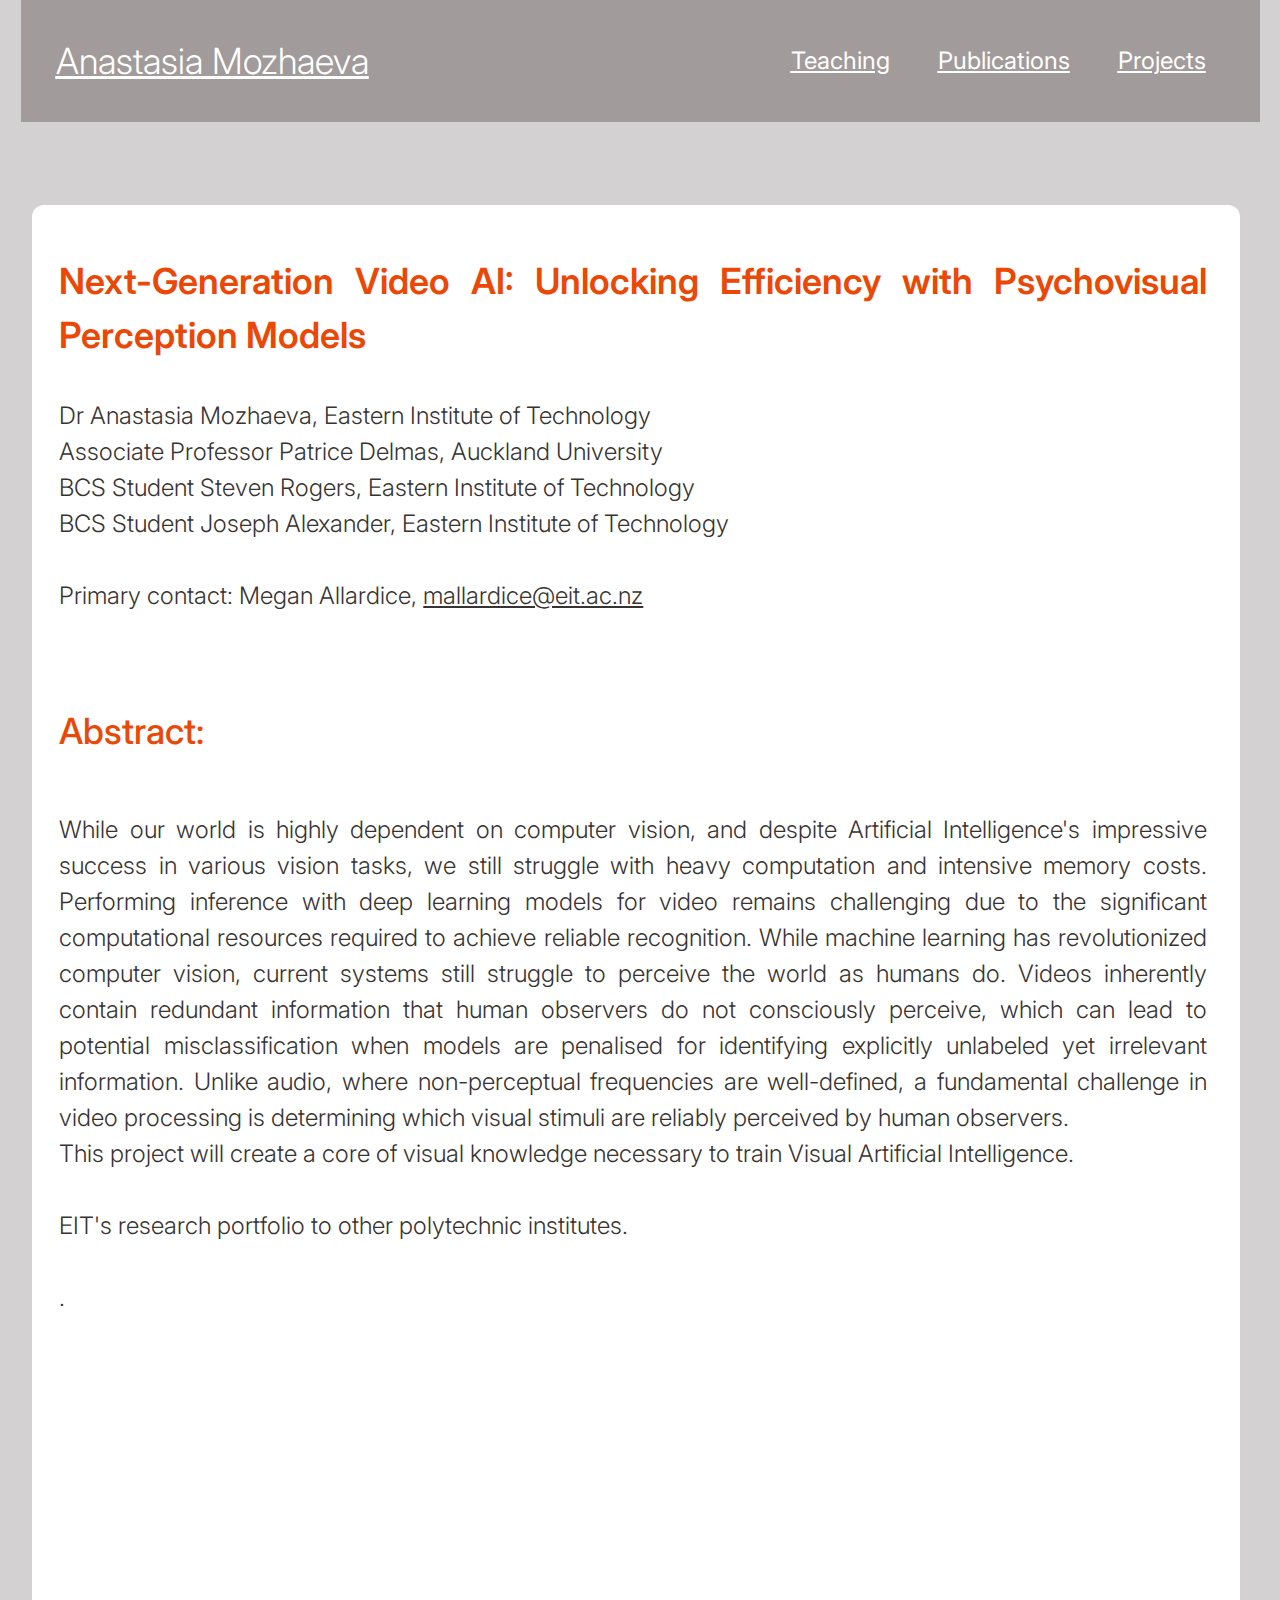
<file: nextgenai.html>
<!DOCTYPE html>
<!-- This site was created by Dr Anastasia Mozhaeva -->
<html lang="en" xml:lang="en">
  
<head>
  <meta charset="UTF-8">
  <title>Anastasia Mozhaeva - Computing Lecturer & Researcher</title>
  <meta name="viewport" content="width=device-width, initial-scale=1.0">
  <link rel="canonical" href="https://anastasiamozz.github.io/EIT/">
  <meta name="description" content="Created by Dr Anastasia Mozhaeva">
  <!-- Preload critical images -->
  <link rel="preload" href="image/I1.jpg" as="image">

  <meta property="og:url" content="https://anastasiamozz.github.io/EIT/">
  <meta property="og:type" content="website">
  <meta property="og:description" content="Created by Dr Anastasia Mozhaeva">
  <meta property="og:image:type" content="image/jpeg">
  <meta property="og:image:width" content="1200">
  <meta property="og:image:height" content="630">
  <meta property="og:image" content="https://github.com/anastasiamozz/EIT/blob/main/image/I1.jpg">


  <link rel="preconnect" href="https://fonts.googleapis.com">
  <link rel="preconnect" href="https://fonts.gstatic.com" crossorigin>
  <link href="https://fonts.googleapis.com/css2?family=Inter:wght@300;400;500;600&display=swap" rel="stylesheet">
  
  <!-- This site was created by Dr A.Mozhaeva -->
  <script>
    window.F2W_REACTIONS=(()=>{const n=[];return{}})(),
    window.F2W_VARIABLES={"--Spacing-M":48},
    window.F2W_COLLECTION_VARS={"variable-collection":{"mode 1":{"--Spacing-M":48}}},
    window.F2W_COLLECTION_MODE_BPS={},
    window.F2W_COLOR_SCHEMES=void 0,
    window.F2W_LANGUAGES=void 0;
  </script>


</script><script>var Ue=Object.defineProperty,Ke=Object.defineProperties,Ye=Object.getOwnPropertyDescriptors,H=Object.getOwnPropertySymbols,oe=Object.prototype.hasOwnProperty,ie=Object.prototype.propertyIsEnumerable,re=(r,n,o)=>n in r?Ue(r,n,{enumerable:!0,configurable:!0,writable:!0,value:o}):r[n]=o,w=(r,n)=>{for(var o in n||(n={}))oe.call(n,o)&&re(r,o,n[o]);if(H)for(var o of H(n))ie.call(n,o)&&re(r,o,n[o]);return r},V=(r,n)=>Ke(r,Ye(n)),se=(r,n)=>{var o={};for(var i in r)oe.call(r,i)&&n.indexOf(i)<0&&(o[i]=r[i]);if(r!=null&&H)for(var i of H(r))n.indexOf(i)<0&&ie.call(r,i)&&(o[i]=r[i]);return o},ae=(r,n,o)=>new Promise((i,l)=>{var a=p=>{try{c(o.next(p))}catch(f){l(f)}},d=p=>{try{c(o.throw(p))}catch(f){l(f)}},c=p=>p.done?i(p.value):Promise.resolve(p.value).then(a,d);c((o=o.apply(r,n)).next())});function I(r,n){return Math.round(r*n)/n}function q(r,n,o,i){let l=(r+(i||"")).toString().includes("%");if(typeof r=="string"?[r,n,o,i]=r.match(/(0?\.?\d+)%?\b/g).map(a=>Number(a)):i!==void 0&&(i=Number.parseFloat(i)),typeof r!="number"||typeof n!="number"||typeof o!="number"||r>255||n>255||o>255)throw new TypeError("Expected three numbers below 256");if(typeof i=="number"){if(!l&&i>=0&&i<=1)i=Math.round(255*i);else if(l&&i>=0&&i<=100)i=Math.round(255*i/100);else throw new TypeError(`Expected alpha value (${i}) as a fraction or percentage`);i=(i|256).toString(16).slice(1)}else i="";return(o|n<<8|r<<16|1<<24).toString(16).slice(1)+i}function F(r){return r.filter(le)}function le(r){return r!=null}function $(r){console.warn(r)}function W(r){return typeof r=="object"&&r.type==="VARIABLE_ALIAS"}function qe(r){if("a"in r){let o=I(r.a,100);if(o!==1)return`rgba(${r.r},${r.g},${r.b},${o})`}let n=q(r.r,r.g,r.b);return n[0]===n[1]&&n[2]===n[3]&&n[4]===n[5]?`#${n[0]}${n[2]}${n[4]}`:`#${n}`}function Ze(r){let{r:n,g:o,b:i,a:l=1}=r;return{r:I(n*255,1),g:I(o*255,1),b:I(i*255,1),a:l}}function R(r){return`${I(r,10)}px`}function Z(r){return`${I(r,10)}%`}function ue(r){switch(typeof r){case"object":if(W(r))return`var(${r.id})`;if("r"in r)return qe(Ze(r));case"string":case"number":case"boolean":default:return String(r)}}function z(r){return"T"+r}function Q(r,n,o){let i=Object.entries(n);if(!i.length)return"";let l=[r+" {",...i.filter(([,a])=>a!==void 0&&a!=="").map(([a,d])=>`  ${a}: ${d};`),"}"];return o&&(l=l.map(a=>o+a)),l.join(`
`)}var Je={padding:"0",margin:"0"},et={a:{color:"inherit","text-decoration":"inherit"},input:{border:"none",font:"inherit",outline:"none","background-color":"inherit"},button:{"border-style":"none",width:"auto",overflow:"visible",background:"transparent",font:"inherit","background-color":"inherit","line-height":"normal",color:"inherit"},textarea:{font:"inherit","background-color":"inherit"},select:{font:"inherit","background-color":"inherit"},img:{display:"block"},picture:{display:"block"},video:{display:"block"},canvas:{display:"block"},svg:{display:"block"}},sn=Q("*",Je)+Object.entries(et).map(([r,n])=>Q(r,n)).join(`
`),de=["appear","mousedown","mouseenter","mouseleave","mouseup","timeout","click","press","drag","keydown","hover"];function ce(r,n,o){if(o.direction==="LEFT"){if(n==="BOTTOM_LEFT"||n==="TOP_LEFT")return[{eltId:r,props:[{key:"left",from:"100%",to:"0%"}]}];if(n==="BOTTOM_RIGHT"||n==="TOP_RIGHT")return[{eltId:r,props:[{key:"translate",from:"100% 0px",to:"0px 0px"}]}];{let i=n==="CENTER"?"-50%":"0px";return[{eltId:r,props:[{key:"left",from:"100%",to:"50%"},{key:"translate",from:`0px ${i}`,to:`-50% ${i}`}]}]}}else if(o.direction==="RIGHT"){if(n==="BOTTOM_LEFT"||n==="TOP_LEFT")return[{eltId:r,props:[{key:"translate",from:"-100% 0px",to:"0px 0px"}]}];if(n==="BOTTOM_RIGHT"||n==="TOP_RIGHT")return[{eltId:r,props:[{key:"right",from:"100%",to:"0px"}]}];{let i=n==="CENTER"?"-50%":"0px";return[{eltId:r,props:[{key:"left",from:"0px",to:"50%"},{key:"translate",from:`-100% ${i}`,to:`-50% ${i}`}]}]}}else if(o.direction==="TOP")if(n==="BOTTOM_LEFT"||n==="BOTTOM_RIGHT"||n==="BOTTOM_CENTER"){let i=n==="BOTTOM_CENTER"?"-50%":"0px";return[{eltId:r,props:[{key:"translate",from:`${i} 100%`,to:`${i} 0px`}]}]}else return n==="TOP_LEFT"||n==="TOP_RIGHT"||n==="TOP_CENTER"?[{eltId:r,props:[{key:"top",from:"100%",to:"0px"}]}]:[{eltId:r,props:[{key:"top",from:"100%",to:"50%"},{key:"translate",from:"-50% 0%",to:"-50% -50%"}]}];else if(o.direction==="BOTTOM"){if(n==="BOTTOM_LEFT"||n==="BOTTOM_RIGHT"||n==="BOTTOM_CENTER")return[{eltId:r,props:[{key:"bottom",from:"100%",to:"0px"}]}];if(n==="TOP_LEFT"||n==="TOP_RIGHT"||n==="TOP_CENTER"){let i=n==="TOP_CENTER"?"-50%":"0px";return[{eltId:r,props:[{key:"translate",from:`${i} -100%`,to:`${i} 0px`}]}]}else return[{eltId:r,props:[{key:"top",from:"0px",to:"50%"},{key:"translate",from:"-50% -100%",to:"-50% -50%"}]}]}else console.warn("Unsupported transition:",o);return[]}function G(r){if(r)return(...n)=>{if(!r)return;let o=r;return r=void 0,o(...n)}}var tt=r=>r instanceof HTMLElement||r instanceof SVGElement;function nt(r,n){if(!r.parentElement)return;let o=new MutationObserver(i=>{for(let l of i.filter(a=>a.type==="childList"))for(let a of l.removedNodes)a===r&&(n?.(),o.disconnect())});o.observe(r.parentElement,{childList:!0})}function _(r,n){let o=new MutationObserver(i=>{for(let l of i.filter(a=>a.type==="childList"))for(let a of l.addedNodes)tt(a)&&a.matches(r)&&nt(a,n(a))});return o.observe(document,{childList:!0,subtree:!0}),()=>o.disconnect()}var pe=new Set(["youtube-video","vimeo-video","spotify-audio","jwplayer-video","videojs-video","wistia-video","cloudflare-video","hls-video","shaka-video","dash-video"]);function rt(r){return pe.has(r.tagName.toLowerCase())||r.tagName==="VIDEO"}function ot(r){if(r.tagName!=="IFRAME")return!1;let n=r.src;return(n.includes("youtube.com")||n.includes("youtube-nocookie.com"))&&n.includes("enablejsapi=1")}var D=class{constructor(r){this.iframe=r,this.info={},this.messageListener=null,this.loaded=new Promise(n=>{let o=()=>{this.iframe.removeEventListener("load",o),setTimeout(()=>{this.requestYoutubeListening()})};this.iframe.addEventListener("load",o),this.messageListener=i=>{if(i.source===this.iframe.contentWindow&&i.data){let l;try{l=JSON.parse(i.data)}catch(a){console.error("YoutubeController messageListener",a);return}l.event==="onReady"&&this.iframe.removeEventListener("load",o),l.info&&(Object.assign(this.info,l.info),n(!0))}},window.addEventListener("message",this.messageListener),this.requestYoutubeListening()})}sendYoutubeMessage(r){return ae(this,arguments,function*(n,o=[]){var i;yield this.loaded,(i=this.iframe.contentWindow)==null||i.postMessage(JSON.stringify({event:"command",func:n,args:o}),"*")})}requestYoutubeListening(){var r;(r=this.iframe.contentWindow)==null||r.postMessage(JSON.stringify({event:"listening"}),"*")}get muted(){return this.info.muted}get volume(){return this.info.volume}set muted(r){r?this.sendYoutubeMessage("mute"):this.sendYoutubeMessage("unMute")}get currentTime(){return this.info.currentTime}set currentTime(r){this.sendYoutubeMessage("seekTo",[r,!0])}get paused(){return this.info.playerState===2}play(){this.sendYoutubeMessage("playVideo")}pause(){this.sendYoutubeMessage("pauseVideo")}static from(r){return r.f2w_yt_controller||(r.f2w_yt_controller=new D(r))}};function M(r){if(rt(r))return r;if(ot(r))return D.from(r)}function fe(r){let n=M(r);return n?()=>(n.muted=!n.muted,()=>{n.muted=!n.muted}):()=>console.warn("Video element not recognized",r)}function me(r){let n=M(r);return n?()=>(n.muted=!0,()=>{n.muted=!1}):()=>console.warn("Video element not recognized",r)}function ge(r){let n=M(r);return n?()=>(n.muted=!1,()=>{n.muted=!0}):()=>console.warn("Video element not recognized",r)}function ye(r){let n=M(r);return n?()=>(n.play(),()=>n.pause()):()=>console.warn("Video element not recognized",r)}function Ee(r){let n=M(r);return n?()=>(n.pause(),()=>n.play()):()=>console.warn("Video element not recognized",r)}function he(r){let n=M(r);return n?()=>(n.paused?n.play():n.pause(),()=>{n.paused?n.play():n.pause()}):()=>console.warn("Video element not recognized",r)}function xe(r,n){let o=M(r);return o?()=>{o.currentTime=n}:()=>console.warn("Video element not recognized",r)}function be(r,n){let o=M(r);return o?()=>(o.currentTime+=n,()=>{o.currentTime-=n}):()=>console.warn("Video element not recognized",r)}function Te(r,n){let o=M(r);return o?()=>(o.currentTime-=n,()=>{o.currentTime+=n}):()=>console.warn("Video element not recognized",r)}function Ne(){let r=navigator.userAgent;return r.includes("Safari")&&!r.includes("Chrome")}function ve(r){return r==="absolute"||r==="fixed"}var it=Ne();function U(r,n,o){r.animate(w({},n),{pseudoElement:o,iterations:1,duration:0,fill:"forwards"})}function J(r){return Object.fromEntries(r.map(n=>[n.camelKey,[n.from,n.to]]))}function K(r,n,o,i,l){let a=r.parentElement,d=getComputedStyle(r),c=getComputedStyle(a).display,p=c.endsWith("flex")||c.endsWith("grid"),f=ve(d.position),h=n.map(s=>V(w({},s),{camelKey:s.key.startsWith("--")?s.key:s.key.replace(/-([a-z])/g,(E,T)=>T.toUpperCase())})),A={},b=h.filter(s=>s.pseudo?!1:s.key.startsWith("--f2w-attr-")?(A[s.key.slice(11)]=s.to,!1):!0),u=J(b),x=J(h.filter(s=>s.pseudo==="::before")),C=J(h.filter(s=>s.pseudo==="::after")),m;u.display&&(u.display[0]==="none"?r.style.display=String(u.display[1]):u.display[1]==="none"&&p&&!f&&(r.style.display="none"),m=String(u.display[1]),delete u.display),it&&(Ce(r,u,"overflow"),Ce(r,u,"rowGap","gridRowGap"));let v=+getComputedStyle(r).getPropertyValue("--f2w-order");if(u["--f2w-order"]){let s=u["--f2w-order"][1];v=s===void 0?NaN:+s,isNaN(v)||r.style.setProperty("--f2w-order",String(v)),delete u["--f2w-order"]}if(isNaN(v)||l.add(a),u["--f2w-img-src"]){let s=r.f2w_image_lazy_loader,E=u["--f2w-img-src"][1];s||(r.f2w_image_lazy_loader=s=new Image,s.decoding="sync",s.onload=()=>{r.decoding="sync",r.setAttribute("src",E),delete r.f2w_image_lazy_loader}),s.src=E,delete u["--f2w-img-src"]}u.$innerHTML&&(r.innerHTML=String(u.$innerHTML[1]),delete u.$innerHTML);for(let[s,E]of Object.entries(A))r.setAttribute(s,String(E));if(u.left&&u.right){if(u.left[1]==="revert"&&u.right[0]==="revert"){let{right:s}=a.getBoundingClientRect(),{right:E}=r.getBoundingClientRect(),T=R(s-E);U(r,{left:"revert",right:T}),delete u.left,u.right[0]=T}else if(u.left[0]==="revert"&&u.right[1]==="revert"){let{left:s}=a.getBoundingClientRect(),{left:E}=r.getBoundingClientRect(),T=R(E-s);U(r,{right:"revert",left:T}),delete u.right,u.left[0]=T}}if(u.top&&u.bottom){if(u.top[1]==="revert"&&u.bottom[0]==="revert"){let{bottom:s}=a.getBoundingClientRect(),{bottom:E}=r.getBoundingClientRect(),T=R(s-E);U(r,{top:"revert",bottom:T}),delete u.top,u.bottom[0]=T}else if(u.top[0]==="revert"&&u.bottom[1]==="revert"){let{top:s}=a.getBoundingClientRect(),{top:E}=r.getBoundingClientRect(),T=R(E-s);U(r,{bottom:"revert",top:T}),delete u.bottom,u.top[0]=T}}u.backgroundImage&&b.filter(s=>s.key.startsWith("background-")).forEach(s=>{r.style.setProperty(s.key,String(s.to)),delete u[s.camelKey]});for(let[s,E]of[["before",x],["after",C]])E.display&&(E.display[1]==="none"?(r.classList.remove(s+"-visible"),r.classList.add(s+"-hidden")):(r.classList.remove(s+"-hidden"),r.classList.add(s+"-visible")));let g=(s,E,T=!1)=>{if(!(!T&&!Object.keys(s).length))return r.animate(w({easing:o},s),{pseudoElement:E,iterations:1,duration:i,fill:"both"})},y=g(u,void 0,!!m);m&&y.finished.then(()=>{r.style.display=m}),g(x,"::before"),g(C,"::after")}var Ce=(r,n,...o)=>{let i=o.find(l=>l in n);!i||(r.style[o[0]]=String(n[i][1]),delete n[i])},Pe=()=>window.F2W_REACTIONS,j=()=>window.F2W_VARIABLES,st=()=>window.F2W_COLLECTION_MODE_BPS,Oe=r=>{var n,o;return(o=(n=window.F2W_COLLECTION_VARS)==null?void 0:n[r])!=null?o:{}},at=(r,n)=>Oe(r)[n];function _e(r,n){j()[r]=n;let o=ue(n);document.body.style.setProperty(r,o);let i=`data${r.slice(1)}`;document.body.hasAttribute(i)&&document.body.setAttribute(i,o),document.dispatchEvent(new CustomEvent("f2w-set-variable",{detail:{id:r,value:n,str:o}}))}function X(r,n){var o;document.body.setAttribute(`data-${r}`,n);let i=(o=at(r,n))!=null?o:{};for(let[l,a]of Object.entries(i))_e(l,a)}function lt(r,n){X(r,n),ke(r,n)}function ke(r,n){var o,i;if((o=window.F2W_COLOR_SCHEMES)!=null&&o.includes(r))localStorage?.setItem(We,n);else if((i=window.F2W_LANGUAGES)!=null&&i.includes(r)){localStorage?.setItem(ze,n);let l=Array.from(document.head.querySelectorAll('link[rel="alternate"]')).find(a=>a.hreflang===n);l&&history.replaceState(null,"",new URL(l.href).pathname)}}function N(r){return typeof r=="number"?r:typeof r=="boolean"?r?1:0:typeof r=="string"?parseFloat(r):0}function O(r){return String(r)}function S(r){return typeof r=="string"?r==="true":!!r}function B(r,n){var o,i;if(r===void 0)return!1;if(W(r))return B(j()[r.id]);if(typeof r=="object"&&"expressionArguments"in r){let l=r.expressionArguments.map(d=>d.value).filter(d=>d!==void 0).map(d=>B(d,n)),a=(i=(o=r.expressionArguments[0])==null?void 0:o.resolvedType)!=null?i:"STRING";switch(r.expressionFunction){case"ADDITION":return a==="FLOAT"?l.map(N).reduce((d,c)=>d+c):l.map(O).reduce((d,c)=>d+c);case"SUBTRACTION":if(l.length!==2)throw new Error("Invalid expression");return N(l[0])-N(l[1]);case"DIVISION":if(l.length!==2)throw new Error("Invalid expression");return N(l[0])/N(l[1]);case"MULTIPLICATION":return l.map(N).reduce((d,c)=>d*c);case"NEGATE":if(l.length!==1)throw new Error("Invalid expression");return-N(l[0]);case"GREATER_THAN":if(l.length!==2)throw new Error("Invalid expression");return N(l[0])>N(l[1]);case"GREATER_THAN_OR_EQUAL":if(l.length!==2)throw new Error("Invalid expression");return N(l[0])>=N(l[1]);case"LESS_THAN":if(l.length!==2)throw new Error("Invalid expression");return N(l[0])<N(l[1]);case"LESS_THAN_OR_EQUAL":if(l.length!==2)throw new Error("Invalid expression");return N(l[0])<=N(l[1]);case"EQUALS":if(l.length!==2)throw new Error("Invalid expression");return a==="FLOAT"?N(l[0])===N(l[1]):a==="BOOLEAN"?S(l[0])===S(l[1]):O(l[0])===O(l[1]);case"NOT_EQUAL":if(l.length!==2)throw new Error("Invalid expression");return a==="FLOAT"?N(l[0])!==N(l[1]):a==="BOOLEAN"?S(l[0])!==S(l[1]):O(l[0])!==O(l[1]);case"AND":if(l.length!==2)throw new Error("Invalid expression");return S(l[0])&&S(l[1]);case"OR":if(l.length!==2)throw new Error("Invalid expression");return S(l[0])||S(l[1]);case"NOT":if(l.length!==1)throw new Error("Invalid expression");return!S(l[0]);case"VAR_MODE_LOOKUP":default:return console.warn(`Expression not implemented yet: ${r.expressionFunction}`),!1}}else return r}function te(r,n,o){let i=r.map(l=>ut(l,n,o));return(l,a)=>{let d=i.map(c=>c(l,a)).filter(c=>!!c);if(d.length)return(c,p)=>d.forEach(f=>f(c,p))}}function ut(r,n,o){for(;r.type==="ALIAS";)r=Pe()[r.alias];let i=dt(r,n,o);return l=>{if(r.type!=="ANIMATE"&&o==="drag"){let a=l.detail;if(!a.handled)return a.handled=!0,i(l)}if(!L){if(r.type==="ANIMATE"&&r.rootId){let a=document.getElementById(r.rootId);if(a!=null&&a.parentElement){let d=G(i(l));if(d){let c=a?.parentElement;for(;c&&((c.f2w_reset||(c.f2w_reset=[])).push(d),c=c.parentElement,c?.tagName!=="BODY"););}return d}}return i(l)}}}function dt(action,bound,trigger){var e,t;switch(action.type){case"BACK":return()=>{var r;return((r=window.F2W_PREVIEW_BACK)!=null?r:history.back)()};case"JS":return()=>eval(action.code);case"URL":return()=>{action.openInNewTab?window.open(action.url,"_blank"):window.F2W_PREVIEW_NAVIGATE?window.F2W_PREVIEW_NAVIGATE(action.url):location.assign(action.url)};case"SET_VARIABLE":let{variableId,variableValue}=action;if(variableId&&variableValue?.value!==void 0)return()=>_e(variableId,B(variableValue.value,variableId));break;case"SET_VARIABLE_MODE":let{variableCollectionName,variableModeName}=action;if(variableCollectionName&&variableModeName)return()=>lt(variableCollectionName,variableModeName);break;case"CONDITIONAL":let blocks=action.conditionalBlocks.map(r=>{let n=te(r.actions,bound,trigger),{condition:o}=r;return{test:o?()=>S(B(o.value)):()=>!0,run:n}});return()=>{let r=[];for(let n of blocks)if(n.test()){let o=n.run();o&&r.push(o);break}if(r.length)return n=>r.forEach(o=>o(n))};case"KEY_CONDITION":let run=te(action.actions,bound,trigger),keyCode=action.keyCodes[0],shiftKey=action.keyCodes.slice(1).includes(16),ctrlKey=action.keyCodes.slice(1).includes(17),altKey=action.keyCodes.slice(1).includes(18),metaKey=action.keyCodes.slice(1).includes(91);return r=>{if(r instanceof KeyboardEvent){if(r.keyCode!==keyCode||r.ctrlKey!==ctrlKey||r.altKey!==altKey||r.metaKey!==metaKey||r.shiftKey!==shiftKey)return;r.preventDefault(),r.stopPropagation(),run(r)}};case"CLOSE_OVERLAY":{if(action.self)return r=>{var n,o;return(o=(n=r?.target)==null?void 0:n.f2w_close)==null?void 0:o.call(n)};if(action.overlayId){let r=document.getElementById(action.overlayId);if(!r)break;return()=>{var n;return(n=r.f2w_close)==null?void 0:n.call(r)}}break}case"SCROLL_TO":if(!action.destinationId)break;let elt=document.getElementById(action.destinationId);if(!elt)break;return r=>{var n;r?.currentTarget instanceof HTMLAnchorElement&&r?.preventDefault(),elt.scrollIntoView({behavior:(n=action.transition)!=null&&n.type?"smooth":"instant"})};case"OVERLAY":if(!action.destinationId)break;let overlay=document.getElementById(action.destinationId);if(!overlay)break;let modal=Array(...overlay.children).find(r=>r.tagName!=="TEMPLATE");if(!modal)break;let{transition,overlayPositionType,overlayRelativePosition}=action,duration=Math.round(1e3*((e=transition?.duration)!=null?e:0)),animations=[{eltId:action.destinationId,props:[{key:"visibility",from:"hidden",to:"visible"},{key:"opacity",from:"0",to:"1"}]}];return overlayPositionType==="MANUAL"?()=>{var r,n,o;if(trigger==="hover"){let d=(r=bound.f2w_mouseleave_remove)==null?void 0:r.call(bound);if(d){let c=p=>{Se(p,bound)&&Se(p,modal)&&(d(),document.removeEventListener("mousemove",c))};document.addEventListener("mousemove",c)}}let i=animations.slice(0),l=R(bound.getBoundingClientRect().left+((n=overlayRelativePosition?.x)!=null?n:0)),a=R(bound.getBoundingClientRect().top+((o=overlayRelativePosition?.y)!=null?o:0));return modal.style.setProperty("left",l),modal.style.setProperty("top",a),transition?.type==="MOVE_IN"&&(transition.direction==="LEFT"?i.push({eltId:modal.id,props:[{key:"left",from:"100%",to:l}]}):transition.direction==="RIGHT"?i.push({eltId:modal.id,props:[{key:"left",from:"0px",to:l},{key:"translate",from:"-100% 0px",to:"0px 0px"}]}):transition.direction==="TOP"?i.push({eltId:modal.id,props:[{key:"top",from:"100%",to:a}]}):transition.direction==="BOTTOM"&&i.push({eltId:modal.id,props:[{key:"top",from:"0px",to:a},{key:"translate",from:"0px -100%",to:"0px 0px"}]})),ee(i,transition?.easing,duration,bound,trigger,`${trigger}(manual_overlay)`,overlay)()}:(transition?.type==="MOVE_IN"?animations.push(...ce(modal.id,overlayPositionType,transition)):transition!=null&&transition.type&&console.warn("Unsupported transition:",transition),ee(animations,transition?.easing,duration,bound,trigger,`${trigger}(overlay)`,overlay));case"ANIMATE":{let{animations:r,transition:n,rootId:o,reset:i}=action,l=Math.round(1e3*((t=n?.duration)!=null?t:0)),a=ee(r,n?.easing,l,bound,trigger,i?`${trigger}(+reset)`:trigger);return i&&o?(d,c)=>{let p=document.getElementById(o);if(p){let{f2w_reset:f}=p;f!=null&&f.length&&(delete p.f2w_reset,f.reverse().forEach(h=>h(void 0,!0)))}return a(d,c)}:a}case"UPDATE_MEDIA_RUNTIME":{if(!action.destinationId)break;let r=document.getElementById(action.destinationId);if(!r)break;switch(action.mediaAction){case"MUTE":return me(r);case"UNMUTE":return ge(r);case"TOGGLE_MUTE_UNMUTE":return fe(r);case"PLAY":return ye(r);case"PAUSE":return Ee(r);case"TOGGLE_PLAY_PAUSE":return he(r);case"SKIP_BACKWARD":return Te(r,action.amountToSkip);case"SKIP_FORWARD":return be(r,action.amountToSkip);case"SKIP_TO":return xe(r,action.newTimestamp)}}default:return()=>console.warn("Action not implemented yet: "+action.type)}return()=>{}}var Ae=9999;function ee(r,n="linear",o,i,l,a,d){return c=>{let p=r;d&&(document.body.parentElement.style.overflow="hidden",p=[{eltId:d.id,props:[{key:"z-index",from:0,to:Ae++}]},...p]);let f=k(p,n,o,i,l,a,c),h=G((A,b)=>{d&&(Ae--,document.body.parentElement.style.overflow=""),k(f,n,b?0:o,i,l,`${a}(revert)`)});return d&&(d.f2w_close=h),h}}var we=new Map;function k(r,n,o,i,l,a,d){var c,p,f;let h=[],A=new Set;if(l==="drag")return ct(r,n,o,i,d.detail),[];for(let{eltId:b,altId:u,props:x,reactions:C}of r){let m=document.getElementById(b);if(!m){let v=we.get(b);v&&(m=document.getElementById(v))}if(!m){$(`Can't find element for id: ${b}`);continue}if(u){let v=document.getElementById(u);if(!v){let s=document.getElementById(z(u));if(!s){$(`Can't find template for id: ${u}`);continue}v=((c=s.content)==null?void 0:c.cloneNode(!0)).querySelector("*")}let{f2w_mouseup:g}=m,y=(p=m.f2w_mouseleave_remove)==null?void 0:p.call(m);if(y&&He(v,y),g&&v.addEventListener("mouseup",g),(y||g)&&Be(v),Fe(v,!0,o),o)m.insertAdjacentElement("afterend",v),K(m,[{key:"display",from:getComputedStyle(m).display,to:"none"}],n,o,A),K(v,[{key:"opacity",from:0,to:"revert-layer"},{key:"display",from:"none",to:"revert-layer"}],n,o,A);else{m.parentElement.replaceChild(v,m);let s=document.getElementById(z(b));s||(s=document.createElement("template"),s.id=z(b),s.innerHTML=m.outerHTML,v.insertAdjacentElement("afterend",s)),we.set(b,v.id)}h.push({eltId:v.id,altId:m.id}),isNaN(+getComputedStyle(v).getPropertyValue("--f2w-order"))||A.add(v.parentElement)}else{let v=(x||[]).map(y=>{let s=Re(m,y.key,y.from),E=Re(m,y.key,y.to);return{key:y.key,pseudo:y.pseudo,from:s,to:E}}).filter(y=>y.from!==y.to);K(m,v,n,o,A),C&&(l!=="hover"&&((f=m.f2w_mouseleave_remove)==null||f.call(m)),C.forEach(y=>De(m,y.type,y.to,o)));let g={eltId:b,props:v.map(y=>{let s={key:y.key,from:y.to,to:y.from};return y.pseudo&&(s.pseudo=y.pseudo),s})};C&&(g.reactions=C.map(y=>({type:y.type,from:y.to,to:y.from}))),h.push(g)}}for(let b of A){let u=Array.from(b.children).map((C,m)=>({it:C,i:m})),x=!1;u.sort((C,m)=>{let v=+(getComputedStyle(C.it).getPropertyValue("--f2w-order")||"99999"),g=+(getComputedStyle(m.it).getPropertyValue("--f2w-order")||"99999");return v-g}).forEach((C,m)=>{x?b.appendChild(C.it):x=m!==C.i})}return h}function Be(r){let n=r;for(;n;)n.classList.remove("pointer-events-none"),n=n.parentElement}function ct(r,n,o,i,l){if(l.handled)return;let a=i.getBoundingClientRect(),d=k(r.filter(u=>u.props).map(({eltId:u,props:x})=>({eltId:u,props:x})),"linear",0,i,"click","drag_start(tmp)"),c=i.getBoundingClientRect(),p=c.left-a.left,f=c.top-a.top,h=Math.sqrt(p*p+f*f);k(d,"linear",0,i,"click","drag_start(tmp undo)");let{x:A,y:b}=ne(l.start,l.end);if(A>0&&p>0||A<0&&p<0||p===0&&(b>0&&f>0||b<0&&f<0)){l.handled=!0;let u=r.map(m=>{var v;return V(w({},m),{swapped:!1,props:(v=m.props)==null?void 0:v.map(g=>V(w({},g),{curr:g.from}))})}),x=m=>{let{x:v,y:g}=ne(m.start,m.end),y=(v*p+g*f)/h;return Math.max(0,Math.min(100,100*y/h))},C=m=>{m.end.preventDefault(),m.end.stopPropagation();let v=x(m);k(F(u.map(g=>{let y=g,{reactions:s}=y,E=se(y,["reactions"]);if(g.props)return V(w({},E),{props:g.props.map(T=>{let je=yt(T,v),Ge=T.curr;return T.curr=je,V(w({},T),{from:Ge,to:je})})});if(g.altId){if(v<50&&g.swapped)return g.swapped=!1,{altId:g.eltId,eltId:g.altId};if(v>=50&&!g.swapped)return g.swapped=!0,E}})),"linear",0,i,"click","dragging")};C(l),i.f2w_drag_listener=m=>{if(C(m),m.finished){let v=x(m);k(F(u.map(g=>{if(g.props){let y=v<50?void 0:g.reactions;return{eltId:g.eltId,props:g.props.map(s=>V(w({},s),{from:s.curr,to:v<50?s.from:s.to})),reactions:y}}if(g.altId){if(v<50&&g.swapped)return g.swapped=!1,{altId:g.eltId,eltId:g.altId};if(v>=50&&!g.swapped)return g.swapped=!0,g}})),n,o,i,"click","drag_end")}}}}function Re(r,n,o){return o!=="$current"?o:getComputedStyle(r).getPropertyValue(n)}function Fe(r,n=!1,o=0){for(let i of de)for(let l of pt(r,`[data-reaction-${i}]`,n))De(l,i,l.getAttribute(`data-reaction-${i}`),o)}function pt(r,n,o=!1){let i=[...r.querySelectorAll(n)];return o&&r.matches(n)&&i.unshift(r),i}function De(r,n,o="",i=0){var l;if(!o&&n!=="hover"){mt(r,n);return}let a=0;if(o[0]==="T"){let f=o.indexOf("ms");a=parseFloat(o.slice(1,f))||0,o=o.slice(f+3)}let d=Pe(),c=F(o.split(",").map(f=>d[f])),p=te(c,r,n);if(n==="timeout"){ft(r,()=>p(),a+i);return}if(Be(r),n==="press"){let f,h=()=>{f?.(),f=void 0};r.f2w_mouseup=h,Y(r,"mousedown",A=>{f?.(),f=p(A)},n,P(r,"mouseup",h))}else if(n==="drag")Y(r,"dragging",f=>{p(f)},n);else if(n==="hover"){let f,h=C=>{f||(f=G(p(C)))},A=(l=r.f2w_mouseleave_remove)==null?void 0:l.call(r),b=()=>{f?.(),f=void 0,A?.()},u=setTimeout(()=>{r.matches(":hover")&&h()},i),x=He(r,b,u);Y(r,"mouseenter",h,n,x)}else n==="keydown"&&!r.getAttribute("tabindex")&&r.setAttribute("tabindex","-1"),n==="appear"&&Et.observe(r),Y(r,n,f=>{n!=="keydown"&&f.stopPropagation(),a?setTimeout(()=>p(f),a):p(f)},n)}function He(r,n,o=0){let i=P(r,"mouseleave",n),l=()=>(i(),clearTimeout(o),r.f2w_mouseleave===n&&delete r.f2w_mouseleave,r.f2w_mouseleave_remove===l&&delete r.f2w_mouseleave_remove,n);return r.f2w_mouseleave=n,r.f2w_mouseleave_remove=l}function Se({clientX:r,clientY:n},o){let{top:i,left:l,right:a,bottom:d}=o.getBoundingClientRect();return r>a+2||r<l-2||n>d+2||n<i-2}function $e(r){return`f2w_cleanup_${r}`}function ft(r,n,o){var i;let l=setTimeout(n,o);(i=r.f2w_cleanup_timeout)==null||i.call(r),r.f2w_cleanup_timeout=()=>{delete r.f2w_cleanup_timeout,clearTimeout(l)}}function mt(r,n){var o;let i=$e(n);(o=r[i])==null||o.call(r)}function Y(r,n,o,i,...l){var a;let d=[...l,P(r,n,o)],c=$e(i);(a=r[c])==null||a.call(r),r[c]=()=>{delete r[c],d.forEach(p=>p())}}function P(r,n,o,i){let l=a=>{!r.isConnected||o(a)};return r.addEventListener(n,l,i),()=>{r.removeEventListener(n,l,i)}}var We="f2w-color-scheme",ze="f2w-lang";if(window.F2W_THEME_SWITCH=r=>{var n;return(n=window.F2W_COLOR_SCHEMES)==null?void 0:n.forEach(o=>X(o,r))},window.F2W_COLOR_SCHEMES){let r=matchMedia("(prefers-color-scheme: dark)").matches?"dark":"light",n=localStorage==null?void 0:localStorage.getItem(We);_("body",()=>{var o,i;let l=document.body.getAttribute("data-preview-theme"),a=(o=l??n)!=null?o:r;(i=window.F2W_THEME_SWITCH)==null||i.call(window,a)})}if(window.F2W_LANGUAGES){let r=localStorage==null?void 0:localStorage.getItem(ze);_("body",()=>{var n,o,i;let l=Array.from(document.head.querySelectorAll('link[rel="alternate"]'));l.length===0||l.some(d=>d.getAttribute("hreflang")==="x-default"&&d.getAttribute("href")===window.location.href)||(r=document.documentElement.lang);let a=(o=(n=document.head.querySelector('link[rel="canonical"]'))==null?void 0:n.href)==null?void 0:o.endsWith("/404/");(i=window.F2W_LANGUAGES)==null||i.forEach(d=>{var c;let p=Object.fromEntries(Object.entries(Oe(d)).map(([h])=>[h.toLowerCase(),h])),f=[...navigator.languages];r&&f.unshift(r);for(let h of f){h=h.toLowerCase();let A=h.split("-")[0],b=(c=p[h])!=null?c:p[A];if(b){X(d,b),a||ke(d,b);break}}})})}var Me={},gt=Object.fromEntries(Object.entries(st()).map(([r,n])=>[r,Object.entries(n).map(([o,{minWidth:i}])=>({name:o,minWidth:i}))]));function Ve(){var r;let n=((r=window.visualViewport)==null?void 0:r.width)||window.innerWidth;for(let[o,i]of Object.entries(gt)){let l=[...i],a=l.splice(0,1)[0].name;for(let{name:d,minWidth:c}of l)n>=c&&(a=d);a!==Me[o]&&(X(o,a),Me[o]=a)}}var L=!1;_("body",()=>{let r,n=!1;P(document,"mousedown",o=>{r=o,L=!1}),P(document,"mousemove",o=>{var i,l,a;if(r&&ne(r,o).dist>2){let d={start:r,end:o};L?(a=(l=r.target)==null?void 0:l.f2w_drag_listener)==null||a.call(l,d):((i=r.target)==null||i.dispatchEvent(new CustomEvent("dragging",{detail:d})),L=!0,n=!0)}}),P(document,"mouseup",o=>{var i,l;r&&L&&((l=(i=r.target)==null?void 0:i.f2w_drag_listener)==null||l.call(i,{start:r,end:o,finished:!0})),r=void 0,L=!1}),P(document,"mouseup",o=>{var i,l;r&&L&&((l=(i=r.target)==null?void 0:i.f2w_drag_listener)==null||l.call(i,{start:r,end:o,finished:!0})),r=void 0,L=!1}),P(document,"click",o=>{n&&(n=!1,o.preventDefault(),o.stopPropagation())},{capture:!0}),Ve(),window.addEventListener("resize",Ve)}),addEventListener("DOMContentLoaded",()=>Fe(document)),addEventListener("DOMContentLoaded",()=>{if("mediumZoom"in window){let r=mediumZoom("[data-zoomable]");r.on("open",n=>{let o=getComputedStyle(n.target).objectFit,i=n.detail.zoom.getZoomedImage();o&&i&&(i.style.objectFit=o)}),r.on("closed",n=>{let o=n.detail.zoom.getZoomedImage();o.style.objectFit=""})}});function Ie(r){return r.endsWith("px")||r.endsWith("%")||r.startsWith("calc")}function Le(r){return r.startsWith("calc")?r.slice(4):r}function yt({from:r,to:n},o){if(r===n)return n;if(typeof r=="number"&&typeof n=="number")return r+(n-r)*(o/100);if(typeof r=="string"&&typeof n=="string"){if(r==="none"||n==="none"||r==="auto"||n==="auto")return o<50?r:n;if(r.endsWith("px")&&n.endsWith("px")){let i=parseFloat(r),l=parseFloat(n);return R(i+(l-i)*(o/100))}if(r.endsWith("%")&&n.endsWith("%")){let i=parseFloat(r),l=parseFloat(n);return Z(i+(l-i)*(o/100))}if(Ie(r)&&Ie(n)){let i=Le(r),l=Le(n);return`calc(${i} + (${l} - ${i}) * ${o/100})`}if(r.startsWith("rgb")&&n.startsWith("rgb")){let i=r.match(/\d+/g).map(Number),l=n.match(/\d+/g).map(Number);return`rgb(${i.map((a,d)=>a+(l[d]-a)*(o/100)).join(",")})`}}return o<50?r:n}function ne(r,n){let o=n.clientX-r.clientX,i=n.clientY-r.clientY;return{x:o,y:i,dist:Math.sqrt(Math.pow(o,2)+Math.pow(i,2))}}_("[data-bound-characters]",r=>{let n=()=>{let o=r.getAttribute("data-bound-characters"),i=O(B(j()[o]));i!==r.textContent&&(r.textContent=i)};return n(),document.addEventListener("f2w-set-variable",n),()=>document.removeEventListener("f2w-set-variable",n)}),_("[data-bound-visible]",r=>{let n=()=>{let o=r.getAttribute("data-bound-visible"),i=O(B(j()[o]));i!==void 0&&r.setAttribute("data-visible",i)};return n(),document.addEventListener("f2w-set-variable",n),()=>document.removeEventListener("f2w-set-variable",n)});var Et=new IntersectionObserver((r,n)=>{r.forEach(o=>{o.isIntersecting&&(n.unobserve(o.target),o.target.dispatchEvent(new CustomEvent("appear")))})},{threshold:.1});addEventListener("load",()=>{let r=window.location.hash.slice(1),n=new RegExp(r+"(_\\d+)?$");for(let o of document.querySelectorAll(`[id^="${r}"]`))if(n.test(o.id)&&o.getBoundingClientRect().height>0)return o.scrollIntoView()});

</script><link href="https://fonts.googleapis.com/css2?family=Inter:wght@300;400;500;600&amp;display=swap" rel="stylesheet"><style>*,:before,:after{box-sizing:border-box}

body{-webkit-font-smoothing:antialiased}textarea:focus-visible{outline:none}button{-webkit-font-smoothing:inherit;-moz-osx-font-smoothing:inherit;-webkit-appearance:none}*{margin:0;padding:0}a{color:inherit;-webkit-text-decoration:inherit;text-decoration:inherit}input{font:inherit;background-color:inherit;border:none;outline:none}button{font:inherit;background:0 0;background-color:inherit;color:inherit;border-style:none;width:auto;line-height:normal;overflow:visible}textarea,select{font:inherit;background-color:inherit}img,picture,video,canvas,svg{display:block}[data-reaction-click]{cursor:pointer}[data-visible=false]{display:none!important}.before-hidden:before,.after-hidden:after{display:none}.before-visible:before,.after-visible:after{content:""}::placeholder{color:inherit;opacity:.54}body *{scrollbar-width:none}body ::-webkit-scrollbar{display:none}[name=honey-pot-field]{display:none!important}.text{white-space:pre-wrap;overflow-wrap:break-word}.pointer-events-none{pointer-events:none}body{--Spacing-M:48}#_{background-color:#d3d1d1;min-height:100vh;display:grid}

#Frame{background-color:#d3d1d1;border-radius:0;width:1239px;min-width:1239px;max-width:1239px;min-height:2318px;max-height:2318px;margin:0 auto;position:relative;overflow:hidden}

#Buttons_Icon{--f2w-order:2;border-radius:4px;width:75px;height:70px;position:absolute;top:4607px;left:117px}

#Icon{--f2w-order:0;border-radius:0;width:24px;height:24px;position:absolute;top:8px;left:8px}

#Image{--f2w-order:3;background-color:#fff;border-radius:12px;width:1208px;height:1894px;position:absolute;top:205px;left:11px;overflow:hidden}

#Copy{grid-row-gap:40px;--f2w-order:0;border-radius:0;flex-flow:column;justify-content:flex-start;align-items:start;width:539px;height:129px;padding:0;display:flex;position:absolute;top:34px;left:862px}

#Paragraph{text-align:left;color:#373333;--f2w-order:1;-webkit-background-clip:text;background-clip:text;width:93.4%;height:926px;font-family:Inter;font-size:24px;font-weight:300;line-height:150%;display:inline;position:absolute;top:64px;left:2.3%;right:4.2%}

#__1{color:#373333;-webkit-background-clip:text;background-clip:text;font-family:Inter;font-size:24px;font-weight:300;line-height:150%;text-decoration:underline}
#__3{color:#373333;-webkit-background-clip:text;background-clip:text;font-family:Inter;font-size:24px;font-weight:300;line-height:150%}
#plos_tem_fr_2{--f2w-order:2;aspect-ratio:1.95;border-radius:0;width:auto;height:574px;position:absolute;top:1187px;left:57px;overflow:hidden}
#__10{object-fit:cover;width:100%;height:100%;position:absolute;inset:0}

#Paragraph_0{text-align:justify;color:#0000;--f2w-order:3;-webkit-background-clip:text;background-clip:text;width:95%;height:1068px;line-height:150%;display:inline;position:absolute;top:49px;left:2.3%;right:2.7%}
#__12{color:#eb4706;-webkit-background-clip:text;background-clip:text;font-family:Inter;font-size:36px;font-weight:600;line-height:150%}
#__14{color:#373333;-webkit-background-clip:text;background-clip:text;font-family:Inter;font-size:24px;font-weight:300;line-height:150%}
#__21{color:#373333;-webkit-background-clip:text;background-clip:text;font-family:Inter;font-size:24px;font-weight:300;line-height:150%;text-decoration:underline}
#__23{color:#eb4706;-webkit-background-clip:text;background-clip:text;font-family:Inter;font-size:36px;font-weight:500;line-height:150%}
#__25{color:#373333;-webkit-background-clip:text;background-clip:text;font-family:Inter;font-size:24px;font-weight:300;line-height:150%;text-decoration:underline}
#__27{color:#eb4706;-webkit-background-clip:text;background-clip:text;font-family:Inter;font-size:36px;font-weight:500;line-height:150%}
#__30{color:#373333;-webkit-background-clip:text;background-clip:text;font-family:Inter;font-size:24px;font-weight:300;line-height:150%}

#Group_8{--f2w-order:4;width:100%;height:122px;position:absolute;top:0;left:0;right:0}

#Navigation{--f2w-order:0;background-color:#a29b9b;border-radius:0;width:100%;height:122px;position:absolute;top:0;left:0;right:0;overflow:hidden}

#Items{grid-column-gap:calc(1px*var(--Spacing-M));--f2w-order:0;border-radius:0;flex-flow:row;justify-content:flex-end;align-items:center;height:122px;padding:0;display:flex;position:absolute;top:0;right:54px}
#_379_1001{text-align:left;color:#fff;--f2w-order:0;-webkit-background-clip:text;background-clip:text;flex-shrink:0;width:max-content;margin:0;font-family:Inter;font-size:24px;font-weight:400;line-height:150%;text-decoration:underline;display:inline;position:relative}
#__37{color:#fff;-webkit-background-clip:text;background-clip:text;font-family:Inter;font-size:24px;font-weight:400;line-height:150%;text-decoration:underline}
#_379_1002{text-align:left;color:#fff;--f2w-order:1;-webkit-background-clip:text;background-clip:text;flex-shrink:0;width:max-content;margin:0;font-family:Inter;font-size:24px;font-weight:400;line-height:150%;text-decoration:underline;display:inline;position:relative}
#__39{color:#fff;-webkit-background-clip:text;background-clip:text;font-family:Inter;font-size:24px;font-weight:400;line-height:150%;text-decoration:underline}
#_379_1003{text-align:left;color:#fff;--f2w-order:2;-webkit-background-clip:text;background-clip:text;flex-shrink:0;width:max-content;margin:0;font-family:Inter;font-size:24px;font-weight:400;line-height:150%;text-decoration:underline;display:inline;position:relative}
#__41{color:#fff;-webkit-background-clip:text;background-clip:text;font-family:Inter;font-size:24px;font-weight:400;line-height:150%;text-decoration:underline}
#_379_1004{text-align:left;color:#fff;--f2w-order:1;-webkit-background-clip:text;background-clip:text;justify-content:flex-start;align-items:center;width:396px;height:122px;font-family:Inter;font-size:36px;font-weight:300;line-height:150%;text-decoration:underline;display:inline-flex;position:absolute;top:0;left:35px}
#__43{color:#fff;-webkit-background-clip:text;background-clip:text;font-family:Inter;font-size:36px;font-weight:300;line-height:150%;text-decoration:underline}

</style>

<style>article.prose{line-height:1.75;display:contents}article.prose a{font-weight:500;text-decoration:underline}article.prose h1{margin-block:0 1.23em;font-size:2.25em;line-height:1.11}article.prose h2{margin-block:2em 1em;font-size:1.5em;line-height:1.34}article.prose h3{margin-block:1.6em .6em;font-size:1.25em;line-height:1.6}article.prose h4{margin-top:1.5em;margin-bottom:.5em;line-height:1.5}article.prose img{width:100%;margin-block:2em}article.prose blockquote{margin-block:1.6em;padding:.75em 1.25em}article.prose ul,article.prose ol{padding-inline-start:1.5em}article.prose table{table-layout:auto;width:100%;margin:1.5em 0}article.prose thead th{vertical-align:bottom;font-weight:600}article.prose tbody td{vertical-align:baseline}article.prose tfoot td{vertical-align:top}article.prose th,article.prose td{text-align:start;padding:.75em}article.prose thead th:first-child,article.prose tbody td:first-child,article.prose tfoot td:first-child{padding-inline-start:0}article.prose thead th:last-child,article.prose tbody td:last-child,article.prose tfoot td:last-child{padding-inline-end:0}article.prose thead{box-shadow:0 1px #ffffffbf,0 1px}article.prose tbody tr{box-shadow:0 1px #ffffffd9,0 1px}article.prose hr{opacity:.3;margin:3em 0}</style>

</head><body id="_">
  <div id="Frame">
    <div id="Buttons_Icon">
      <div id="Icon" class="pointer-events-none">
      </div>
    </div>
    <div id="Image">
      <div id="Copy" class="pointer-events-none">
      </div>
      <span id="Paragraph"><span id="__0"><a href="mailto:mallardice@eit.ac.nz" target="_blank" id="__1" class="text"><br id="__2"></a><span id="__3" class="text"><br id="__4"><br id="__5"><br id="__6"><br id="__7"><br id="__8"><br id="__9"></span></span></span>
      <div id="plos_tem_fr_2" class="pointer-events-none">
        <img src="image/NG1.png" alt="plos tem fr 2" id="__10" loading="lazy" decoding="async">
      </div>
      <span id="Paragraph_0"><span id="__11"><span id="__12" class="text">Next-Generation Video AI: Unlocking Efficiency with Psychovisual Perception Models<br id="__13"></span><span id="__14" class="text"><br id="__15">Dr Anastasia Mozhaeva, Eastern Institute of Technology<br id="__16">Associate Professor Patrice Delmas, Auckland University<br id="__17">BCS Student Steven Rogers, Eastern Institute of Technology<br id="__18">BCS Student Joseph Alexander, Eastern Institute of Technology<br id="__19"><br id="__20">Primary contact: Megan Allardice, </span><a href="mailto:mallardice@eit.ac.nz" target="_blank" id="__21" class="text">mallardice@eit.ac.nz<br id="__22"></a><span id="__23" class="text"><br id="__24"></span><a href="mailto:mallardice@eit.ac.nz" target="_blank" id="__25" class="text"><br id="__26"></a><span id="__27" class="text">Abstract:<br id="__28"><br id="__29"></span><span id="__30" class="text">While our world is highly dependent on computer vision, and despite Artificial Intelligence's impressive success in various vision tasks, we still struggle with heavy computation and intensive memory costs. Performing inference with deep learning models for video remains challenging due to the significant computational resources required to achieve reliable recognition. While machine learning has revolutionized computer vision, current systems still struggle to perceive the world as humans do. Videos inherently contain redundant information that human observers do not consciously perceive, which can lead to potential misclassification when models are penalised for identifying explicitly unlabeled yet irrelevant information. Unlike audio, where non-perceptual frequencies are well-defined, a fundamental challenge in video processing is determining which visual stimuli are reliably perceived by human observers.<br id="__31">This project will create a core of visual knowledge necessary to train Visual Artificial Intelligence.<br id="__32"><br id="__33">EIT's research portfolio to other polytechnic institutes.<br id="__34"><br id="__35">.</span></span></span>
    </div>
    <div id="Group_8">
      <div id="Navigation">
        <div id="Items">
          <span id="_379_1001"><span id="__36"><a data-node-id="74:28" href="teaching.html" id="__37" class="text">Teaching</a></span></span>
          <span id="_379_1002"><span id="__38"><a data-node-id="140:44" href="publications.html" id="__39" class="text">Publications</a></span></span>
          <span id="_379_1003"><span id="__40"><a data-node-id="336:444" href="works.html" id="__41" class="text">Projects</a></span></span>
        </div>
        <span id="_379_1004"><span id="__42"><a data-node-id="383:1190" href="index.html" id="__43" class="text">Anastasia Mozhaeva</a></span></span>
      </div>
    </div>
  </div>
</body></html>
</file>
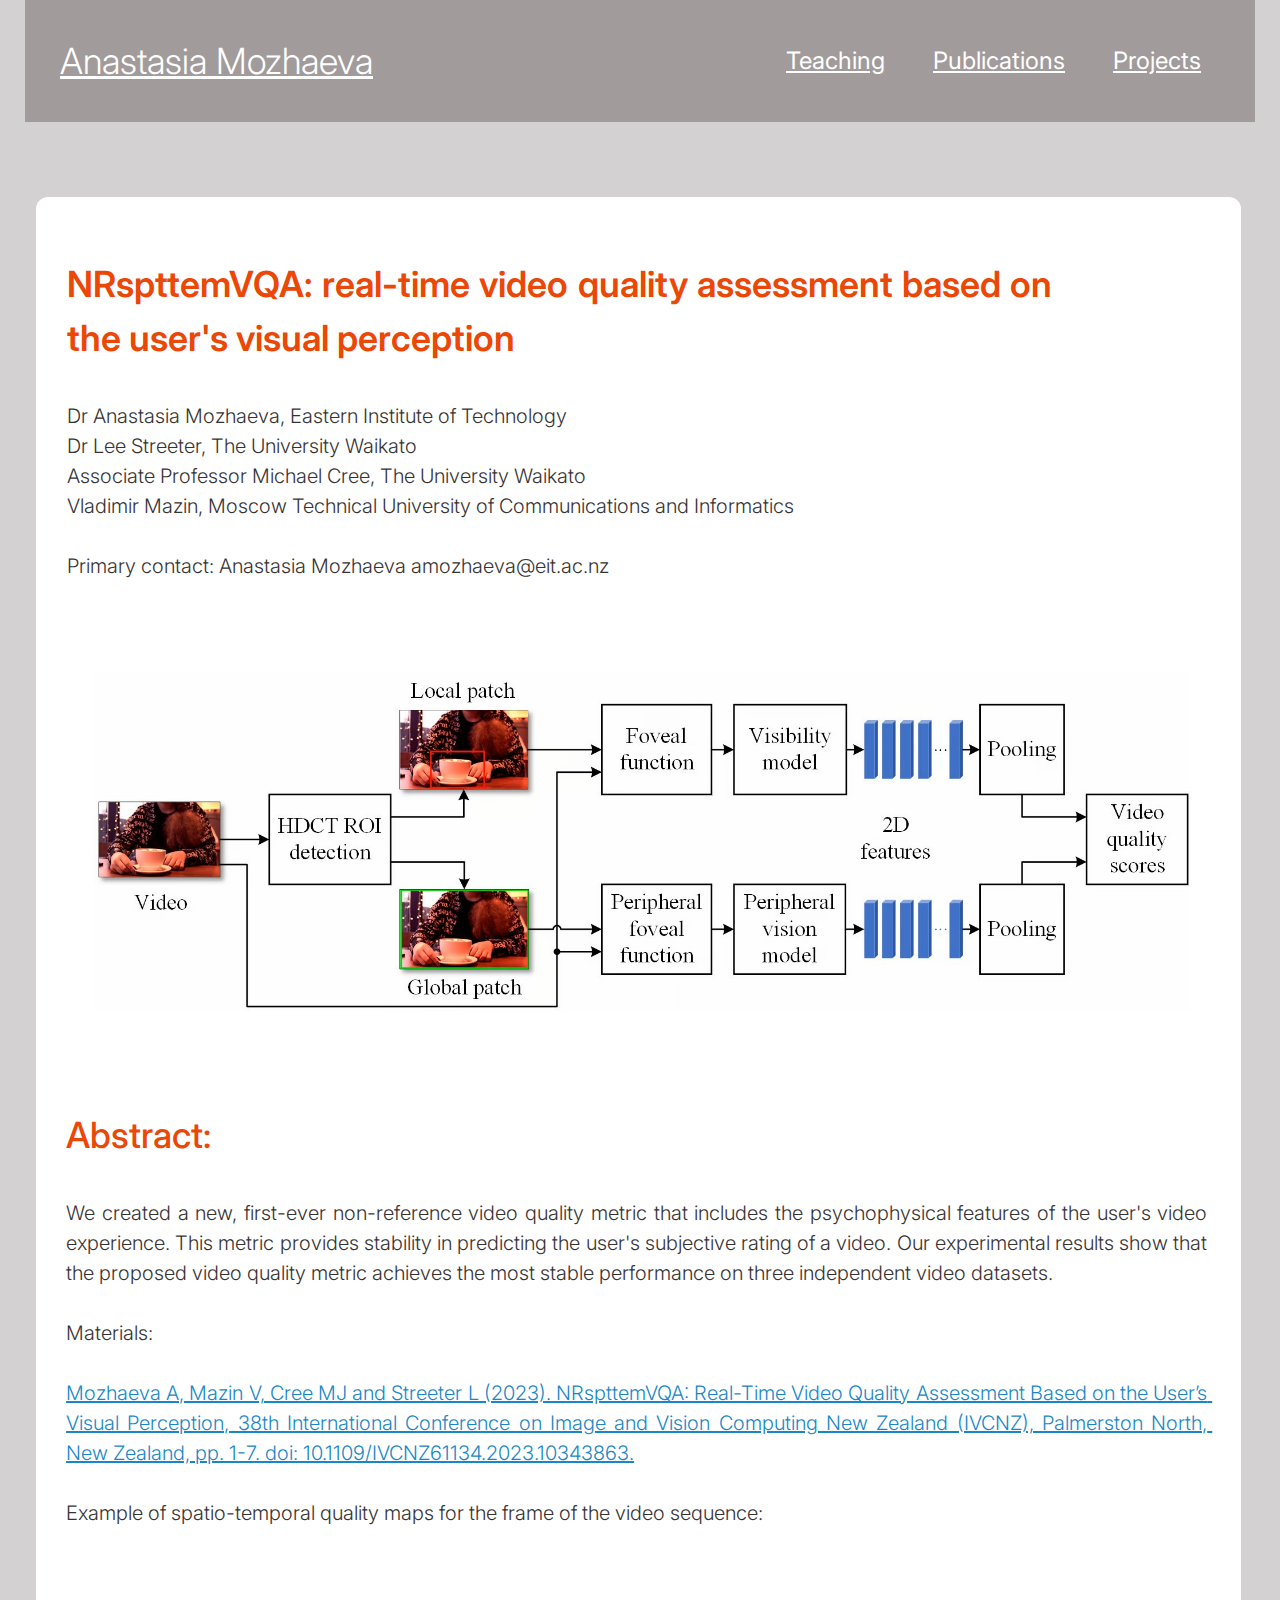
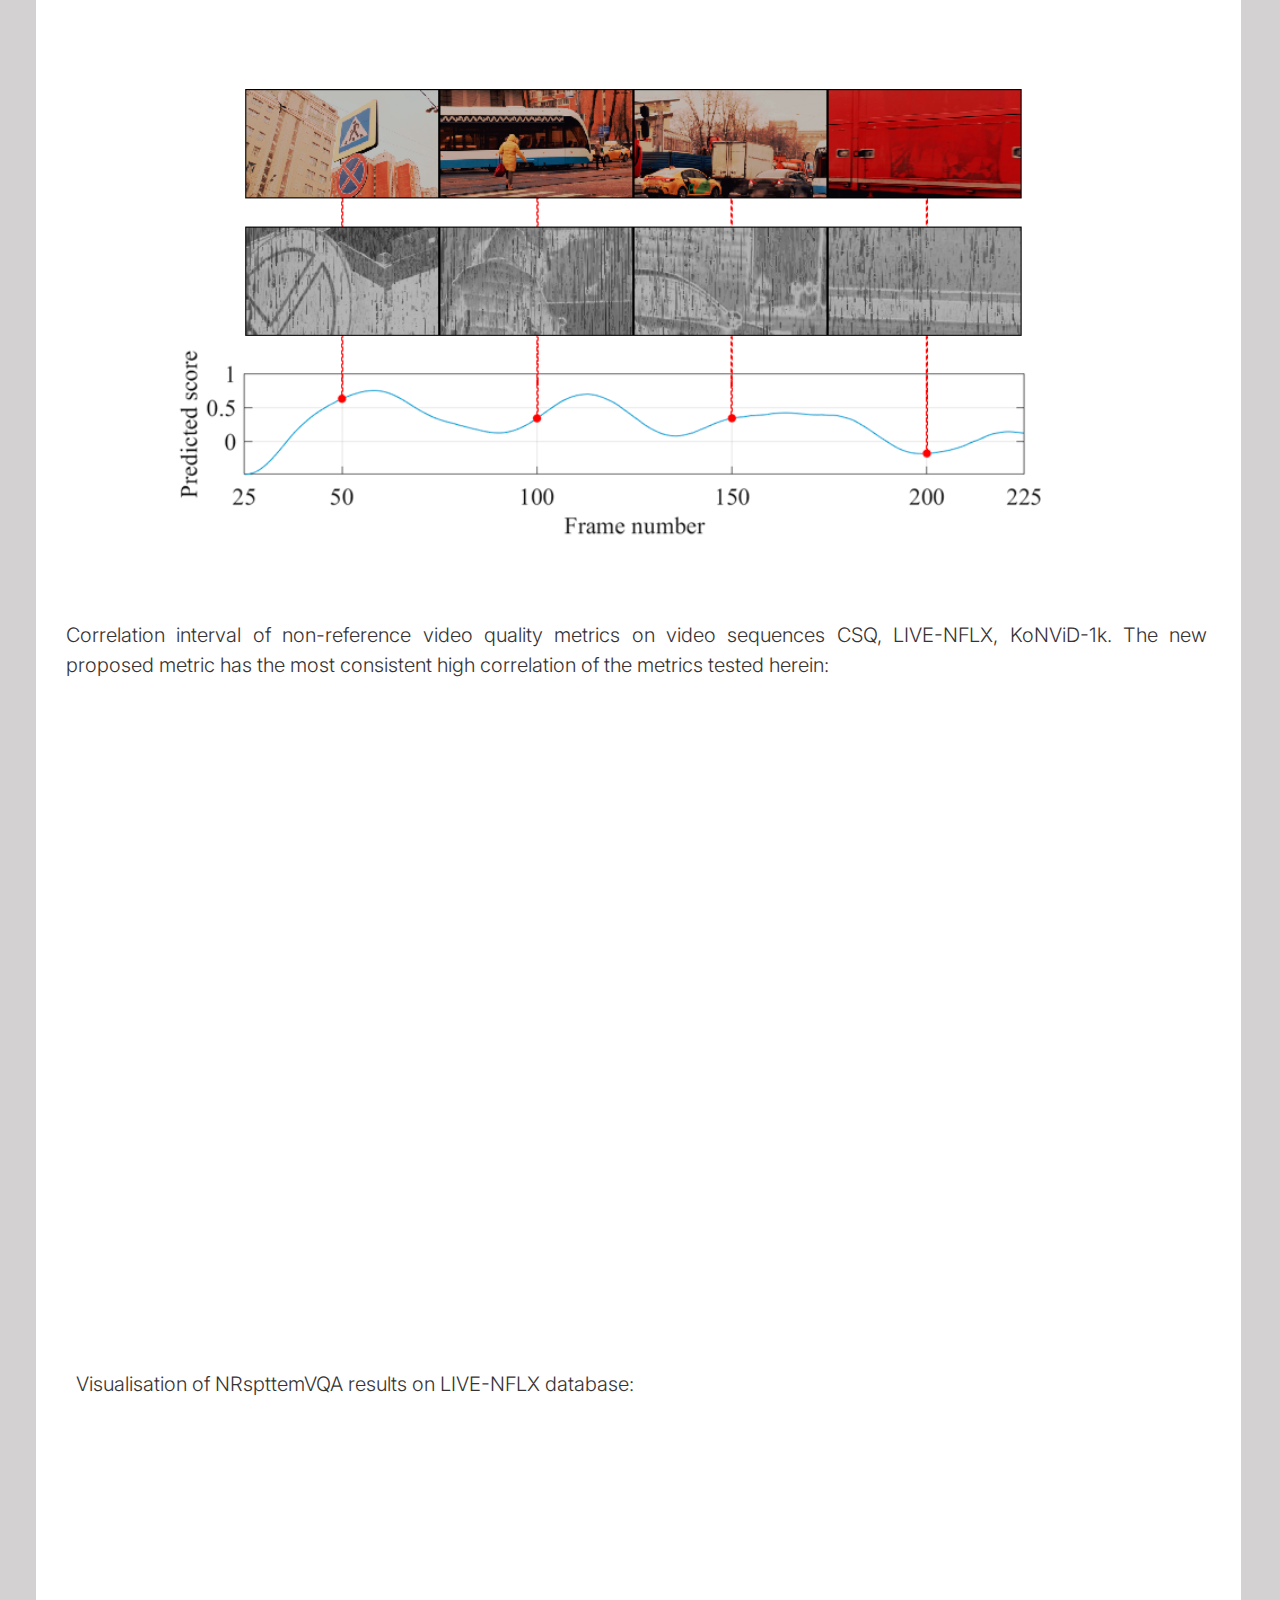
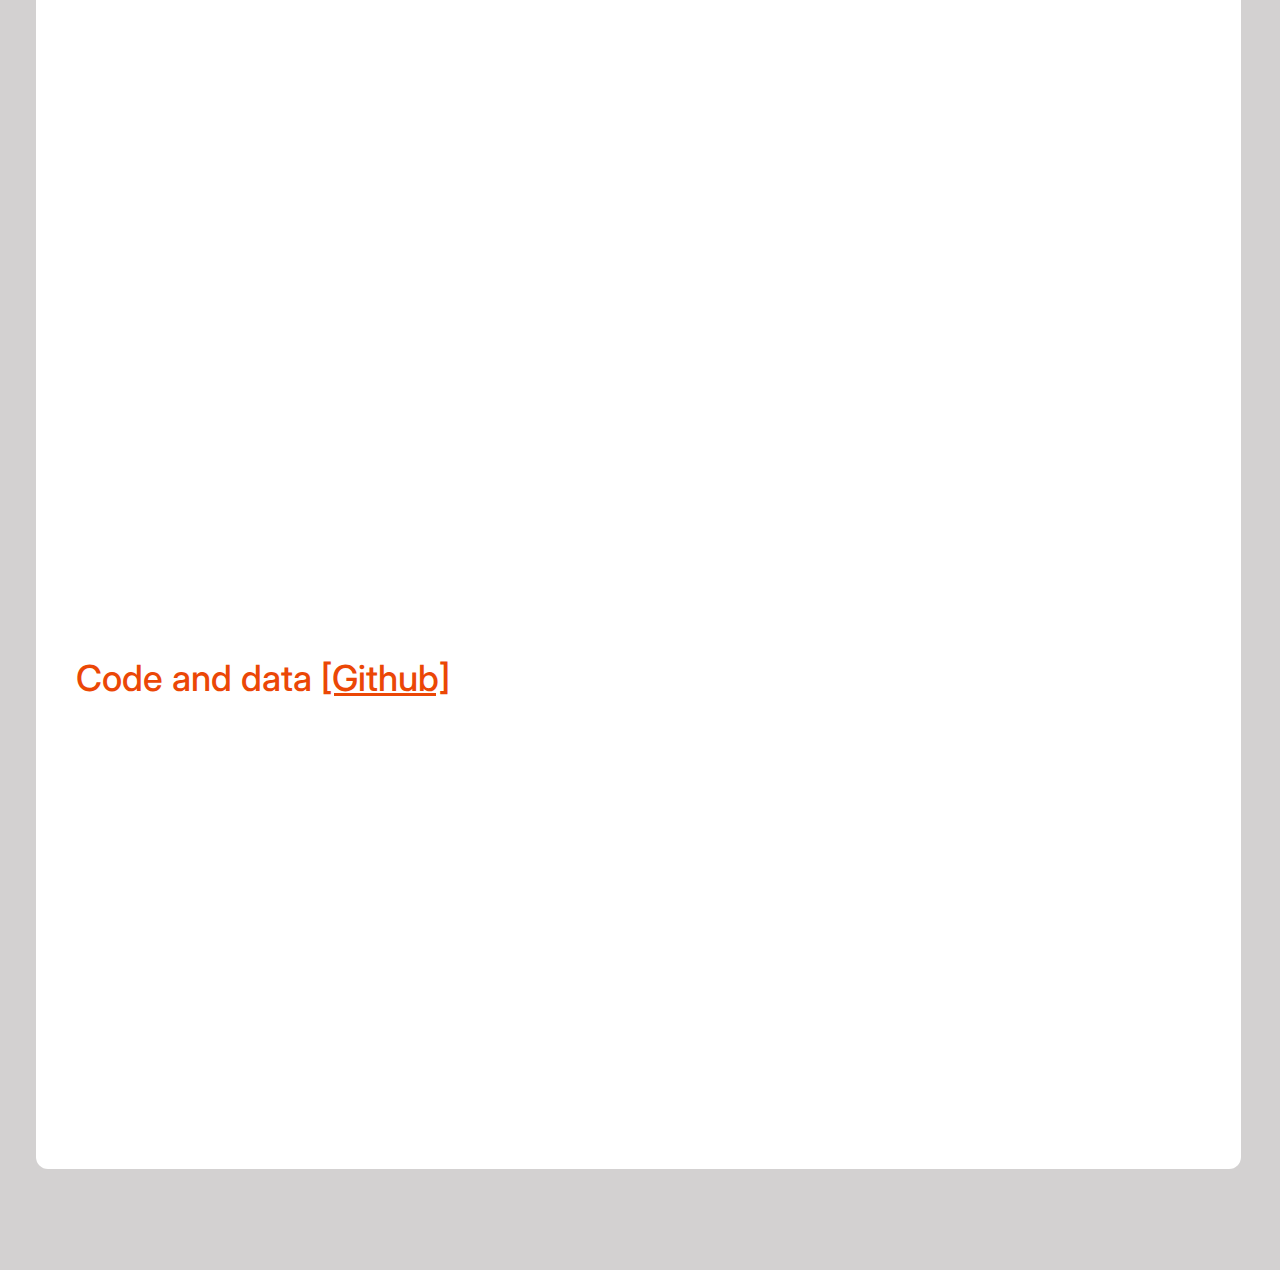
<file: NRspttemVQA.html>
<!DOCTYPE html>
<!-- This site was created by Dr Anastasia Mozhaeva -->
<html lang="en" xml:lang="en">
  
<head>
  <meta charset="UTF-8">
  <title>Anastasia Mozhaeva - Computing Lecturer & Researcher</title>
  <meta name="viewport" content="width=device-width, initial-scale=1.0">
  <link rel="canonical" href="https://anastasiamozz.github.io/EIT/">
  <meta name="description" content="Created by Dr Anastasia Mozhaeva">
  <!-- Preload critical images -->
  <link rel="preload" href="image/I1.jpg" as="image">

  <meta property="og:url" content="https://anastasiamozz.github.io/EIT/">
  <meta property="og:type" content="website">
  <meta property="og:description" content="Created by Dr Anastasia Mozhaeva">
  <meta property="og:image:type" content="image/jpeg">
  <meta property="og:image:width" content="1200">
  <meta property="og:image:height" content="630">
  <meta property="og:image" content="https://github.com/anastasiamozz/EIT/blob/main/image/I1.jpg">


  <link rel="preconnect" href="https://fonts.googleapis.com">
  <link rel="preconnect" href="https://fonts.gstatic.com" crossorigin>
  <link href="https://fonts.googleapis.com/css2?family=Inter:wght@300;400;500;600&display=swap" rel="stylesheet">
  
  <!-- This site was created by Dr A.Mozhaeva -->
  <script>
    window.F2W_REACTIONS=(()=>{const n=[];return{}})(),
    window.F2W_VARIABLES={"--Spacing-M":48},
    window.F2W_COLLECTION_VARS={"variable-collection":{"mode 1":{"--Spacing-M":48}}},
    window.F2W_COLLECTION_MODE_BPS={},
    window.F2W_COLOR_SCHEMES=void 0,
    window.F2W_LANGUAGES=void 0;
  </script>

</script><script>var Ue=Object.defineProperty,Ke=Object.defineProperties,Ye=Object.getOwnPropertyDescriptors,H=Object.getOwnPropertySymbols,oe=Object.prototype.hasOwnProperty,ie=Object.prototype.propertyIsEnumerable,re=(r,n,o)=>n in r?Ue(r,n,{enumerable:!0,configurable:!0,writable:!0,value:o}):r[n]=o,w=(r,n)=>{for(var o in n||(n={}))oe.call(n,o)&&re(r,o,n[o]);if(H)for(var o of H(n))ie.call(n,o)&&re(r,o,n[o]);return r},V=(r,n)=>Ke(r,Ye(n)),se=(r,n)=>{var o={};for(var i in r)oe.call(r,i)&&n.indexOf(i)<0&&(o[i]=r[i]);if(r!=null&&H)for(var i of H(r))n.indexOf(i)<0&&ie.call(r,i)&&(o[i]=r[i]);return o},ae=(r,n,o)=>new Promise((i,l)=>{var a=p=>{try{c(o.next(p))}catch(f){l(f)}},d=p=>{try{c(o.throw(p))}catch(f){l(f)}},c=p=>p.done?i(p.value):Promise.resolve(p.value).then(a,d);c((o=o.apply(r,n)).next())});function I(r,n){return Math.round(r*n)/n}function q(r,n,o,i){let l=(r+(i||"")).toString().includes("%");if(typeof r=="string"?[r,n,o,i]=r.match(/(0?\.?\d+)%?\b/g).map(a=>Number(a)):i!==void 0&&(i=Number.parseFloat(i)),typeof r!="number"||typeof n!="number"||typeof o!="number"||r>255||n>255||o>255)throw new TypeError("Expected three numbers below 256");if(typeof i=="number"){if(!l&&i>=0&&i<=1)i=Math.round(255*i);else if(l&&i>=0&&i<=100)i=Math.round(255*i/100);else throw new TypeError(`Expected alpha value (${i}) as a fraction or percentage`);i=(i|256).toString(16).slice(1)}else i="";return(o|n<<8|r<<16|1<<24).toString(16).slice(1)+i}function F(r){return r.filter(le)}function le(r){return r!=null}function $(r){console.warn(r)}function W(r){return typeof r=="object"&&r.type==="VARIABLE_ALIAS"}function qe(r){if("a"in r){let o=I(r.a,100);if(o!==1)return`rgba(${r.r},${r.g},${r.b},${o})`}let n=q(r.r,r.g,r.b);return n[0]===n[1]&&n[2]===n[3]&&n[4]===n[5]?`#${n[0]}${n[2]}${n[4]}`:`#${n}`}function Ze(r){let{r:n,g:o,b:i,a:l=1}=r;return{r:I(n*255,1),g:I(o*255,1),b:I(i*255,1),a:l}}function R(r){return`${I(r,10)}px`}function Z(r){return`${I(r,10)}%`}function ue(r){switch(typeof r){case"object":if(W(r))return`var(${r.id})`;if("r"in r)return qe(Ze(r));case"string":case"number":case"boolean":default:return String(r)}}function z(r){return"T"+r}function Q(r,n,o){let i=Object.entries(n);if(!i.length)return"";let l=[r+" {",...i.filter(([,a])=>a!==void 0&&a!=="").map(([a,d])=>`  ${a}: ${d};`),"}"];return o&&(l=l.map(a=>o+a)),l.join(`
`)}var Je={padding:"0",margin:"0"},et={a:{color:"inherit","text-decoration":"inherit"},input:{border:"none",font:"inherit",outline:"none","background-color":"inherit"},button:{"border-style":"none",width:"auto",overflow:"visible",background:"transparent",font:"inherit","background-color":"inherit","line-height":"normal",color:"inherit"},textarea:{font:"inherit","background-color":"inherit"},select:{font:"inherit","background-color":"inherit"},img:{display:"block"},picture:{display:"block"},video:{display:"block"},canvas:{display:"block"},svg:{display:"block"}},sn=Q("*",Je)+Object.entries(et).map(([r,n])=>Q(r,n)).join(`
`),de=["appear","mousedown","mouseenter","mouseleave","mouseup","timeout","click","press","drag","keydown","hover"];function ce(r,n,o){if(o.direction==="LEFT"){if(n==="BOTTOM_LEFT"||n==="TOP_LEFT")return[{eltId:r,props:[{key:"left",from:"100%",to:"0%"}]}];if(n==="BOTTOM_RIGHT"||n==="TOP_RIGHT")return[{eltId:r,props:[{key:"translate",from:"100% 0px",to:"0px 0px"}]}];{let i=n==="CENTER"?"-50%":"0px";return[{eltId:r,props:[{key:"left",from:"100%",to:"50%"},{key:"translate",from:`0px ${i}`,to:`-50% ${i}`}]}]}}else if(o.direction==="RIGHT"){if(n==="BOTTOM_LEFT"||n==="TOP_LEFT")return[{eltId:r,props:[{key:"translate",from:"-100% 0px",to:"0px 0px"}]}];if(n==="BOTTOM_RIGHT"||n==="TOP_RIGHT")return[{eltId:r,props:[{key:"right",from:"100%",to:"0px"}]}];{let i=n==="CENTER"?"-50%":"0px";return[{eltId:r,props:[{key:"left",from:"0px",to:"50%"},{key:"translate",from:`-100% ${i}`,to:`-50% ${i}`}]}]}}else if(o.direction==="TOP")if(n==="BOTTOM_LEFT"||n==="BOTTOM_RIGHT"||n==="BOTTOM_CENTER"){let i=n==="BOTTOM_CENTER"?"-50%":"0px";return[{eltId:r,props:[{key:"translate",from:`${i} 100%`,to:`${i} 0px`}]}]}else return n==="TOP_LEFT"||n==="TOP_RIGHT"||n==="TOP_CENTER"?[{eltId:r,props:[{key:"top",from:"100%",to:"0px"}]}]:[{eltId:r,props:[{key:"top",from:"100%",to:"50%"},{key:"translate",from:"-50% 0%",to:"-50% -50%"}]}];else if(o.direction==="BOTTOM"){if(n==="BOTTOM_LEFT"||n==="BOTTOM_RIGHT"||n==="BOTTOM_CENTER")return[{eltId:r,props:[{key:"bottom",from:"100%",to:"0px"}]}];if(n==="TOP_LEFT"||n==="TOP_RIGHT"||n==="TOP_CENTER"){let i=n==="TOP_CENTER"?"-50%":"0px";return[{eltId:r,props:[{key:"translate",from:`${i} -100%`,to:`${i} 0px`}]}]}else return[{eltId:r,props:[{key:"top",from:"0px",to:"50%"},{key:"translate",from:"-50% -100%",to:"-50% -50%"}]}]}else console.warn("Unsupported transition:",o);return[]}function G(r){if(r)return(...n)=>{if(!r)return;let o=r;return r=void 0,o(...n)}}var tt=r=>r instanceof HTMLElement||r instanceof SVGElement;function nt(r,n){if(!r.parentElement)return;let o=new MutationObserver(i=>{for(let l of i.filter(a=>a.type==="childList"))for(let a of l.removedNodes)a===r&&(n?.(),o.disconnect())});o.observe(r.parentElement,{childList:!0})}function _(r,n){let o=new MutationObserver(i=>{for(let l of i.filter(a=>a.type==="childList"))for(let a of l.addedNodes)tt(a)&&a.matches(r)&&nt(a,n(a))});return o.observe(document,{childList:!0,subtree:!0}),()=>o.disconnect()}var pe=new Set(["youtube-video","vimeo-video","spotify-audio","jwplayer-video","videojs-video","wistia-video","cloudflare-video","hls-video","shaka-video","dash-video"]);function rt(r){return pe.has(r.tagName.toLowerCase())||r.tagName==="VIDEO"}function ot(r){if(r.tagName!=="IFRAME")return!1;let n=r.src;return(n.includes("youtube.com")||n.includes("youtube-nocookie.com"))&&n.includes("enablejsapi=1")}var D=class{constructor(r){this.iframe=r,this.info={},this.messageListener=null,this.loaded=new Promise(n=>{let o=()=>{this.iframe.removeEventListener("load",o),setTimeout(()=>{this.requestYoutubeListening()})};this.iframe.addEventListener("load",o),this.messageListener=i=>{if(i.source===this.iframe.contentWindow&&i.data){let l;try{l=JSON.parse(i.data)}catch(a){console.error("YoutubeController messageListener",a);return}l.event==="onReady"&&this.iframe.removeEventListener("load",o),l.info&&(Object.assign(this.info,l.info),n(!0))}},window.addEventListener("message",this.messageListener),this.requestYoutubeListening()})}sendYoutubeMessage(r){return ae(this,arguments,function*(n,o=[]){var i;yield this.loaded,(i=this.iframe.contentWindow)==null||i.postMessage(JSON.stringify({event:"command",func:n,args:o}),"*")})}requestYoutubeListening(){var r;(r=this.iframe.contentWindow)==null||r.postMessage(JSON.stringify({event:"listening"}),"*")}get muted(){return this.info.muted}get volume(){return this.info.volume}set muted(r){r?this.sendYoutubeMessage("mute"):this.sendYoutubeMessage("unMute")}get currentTime(){return this.info.currentTime}set currentTime(r){this.sendYoutubeMessage("seekTo",[r,!0])}get paused(){return this.info.playerState===2}play(){this.sendYoutubeMessage("playVideo")}pause(){this.sendYoutubeMessage("pauseVideo")}static from(r){return r.f2w_yt_controller||(r.f2w_yt_controller=new D(r))}};function M(r){if(rt(r))return r;if(ot(r))return D.from(r)}function fe(r){let n=M(r);return n?()=>(n.muted=!n.muted,()=>{n.muted=!n.muted}):()=>console.warn("Video element not recognized",r)}function me(r){let n=M(r);return n?()=>(n.muted=!0,()=>{n.muted=!1}):()=>console.warn("Video element not recognized",r)}function ge(r){let n=M(r);return n?()=>(n.muted=!1,()=>{n.muted=!0}):()=>console.warn("Video element not recognized",r)}function ye(r){let n=M(r);return n?()=>(n.play(),()=>n.pause()):()=>console.warn("Video element not recognized",r)}function Ee(r){let n=M(r);return n?()=>(n.pause(),()=>n.play()):()=>console.warn("Video element not recognized",r)}function he(r){let n=M(r);return n?()=>(n.paused?n.play():n.pause(),()=>{n.paused?n.play():n.pause()}):()=>console.warn("Video element not recognized",r)}function xe(r,n){let o=M(r);return o?()=>{o.currentTime=n}:()=>console.warn("Video element not recognized",r)}function be(r,n){let o=M(r);return o?()=>(o.currentTime+=n,()=>{o.currentTime-=n}):()=>console.warn("Video element not recognized",r)}function Te(r,n){let o=M(r);return o?()=>(o.currentTime-=n,()=>{o.currentTime+=n}):()=>console.warn("Video element not recognized",r)}function Ne(){let r=navigator.userAgent;return r.includes("Safari")&&!r.includes("Chrome")}function ve(r){return r==="absolute"||r==="fixed"}var it=Ne();function U(r,n,o){r.animate(w({},n),{pseudoElement:o,iterations:1,duration:0,fill:"forwards"})}function J(r){return Object.fromEntries(r.map(n=>[n.camelKey,[n.from,n.to]]))}function K(r,n,o,i,l){let a=r.parentElement,d=getComputedStyle(r),c=getComputedStyle(a).display,p=c.endsWith("flex")||c.endsWith("grid"),f=ve(d.position),h=n.map(s=>V(w({},s),{camelKey:s.key.startsWith("--")?s.key:s.key.replace(/-([a-z])/g,(E,T)=>T.toUpperCase())})),A={},b=h.filter(s=>s.pseudo?!1:s.key.startsWith("--f2w-attr-")?(A[s.key.slice(11)]=s.to,!1):!0),u=J(b),x=J(h.filter(s=>s.pseudo==="::before")),C=J(h.filter(s=>s.pseudo==="::after")),m;u.display&&(u.display[0]==="none"?r.style.display=String(u.display[1]):u.display[1]==="none"&&p&&!f&&(r.style.display="none"),m=String(u.display[1]),delete u.display),it&&(Ce(r,u,"overflow"),Ce(r,u,"rowGap","gridRowGap"));let v=+getComputedStyle(r).getPropertyValue("--f2w-order");if(u["--f2w-order"]){let s=u["--f2w-order"][1];v=s===void 0?NaN:+s,isNaN(v)||r.style.setProperty("--f2w-order",String(v)),delete u["--f2w-order"]}if(isNaN(v)||l.add(a),u["--f2w-img-src"]){let s=r.f2w_image_lazy_loader,E=u["--f2w-img-src"][1];s||(r.f2w_image_lazy_loader=s=new Image,s.decoding="sync",s.onload=()=>{r.decoding="sync",r.setAttribute("src",E),delete r.f2w_image_lazy_loader}),s.src=E,delete u["--f2w-img-src"]}u.$innerHTML&&(r.innerHTML=String(u.$innerHTML[1]),delete u.$innerHTML);for(let[s,E]of Object.entries(A))r.setAttribute(s,String(E));if(u.left&&u.right){if(u.left[1]==="revert"&&u.right[0]==="revert"){let{right:s}=a.getBoundingClientRect(),{right:E}=r.getBoundingClientRect(),T=R(s-E);U(r,{left:"revert",right:T}),delete u.left,u.right[0]=T}else if(u.left[0]==="revert"&&u.right[1]==="revert"){let{left:s}=a.getBoundingClientRect(),{left:E}=r.getBoundingClientRect(),T=R(E-s);U(r,{right:"revert",left:T}),delete u.right,u.left[0]=T}}if(u.top&&u.bottom){if(u.top[1]==="revert"&&u.bottom[0]==="revert"){let{bottom:s}=a.getBoundingClientRect(),{bottom:E}=r.getBoundingClientRect(),T=R(s-E);U(r,{top:"revert",bottom:T}),delete u.top,u.bottom[0]=T}else if(u.top[0]==="revert"&&u.bottom[1]==="revert"){let{top:s}=a.getBoundingClientRect(),{top:E}=r.getBoundingClientRect(),T=R(E-s);U(r,{bottom:"revert",top:T}),delete u.bottom,u.top[0]=T}}u.backgroundImage&&b.filter(s=>s.key.startsWith("background-")).forEach(s=>{r.style.setProperty(s.key,String(s.to)),delete u[s.camelKey]});for(let[s,E]of[["before",x],["after",C]])E.display&&(E.display[1]==="none"?(r.classList.remove(s+"-visible"),r.classList.add(s+"-hidden")):(r.classList.remove(s+"-hidden"),r.classList.add(s+"-visible")));let g=(s,E,T=!1)=>{if(!(!T&&!Object.keys(s).length))return r.animate(w({easing:o},s),{pseudoElement:E,iterations:1,duration:i,fill:"both"})},y=g(u,void 0,!!m);m&&y.finished.then(()=>{r.style.display=m}),g(x,"::before"),g(C,"::after")}var Ce=(r,n,...o)=>{let i=o.find(l=>l in n);!i||(r.style[o[0]]=String(n[i][1]),delete n[i])},Pe=()=>window.F2W_REACTIONS,j=()=>window.F2W_VARIABLES,st=()=>window.F2W_COLLECTION_MODE_BPS,Oe=r=>{var n,o;return(o=(n=window.F2W_COLLECTION_VARS)==null?void 0:n[r])!=null?o:{}},at=(r,n)=>Oe(r)[n];function _e(r,n){j()[r]=n;let o=ue(n);document.body.style.setProperty(r,o);let i=`data${r.slice(1)}`;document.body.hasAttribute(i)&&document.body.setAttribute(i,o),document.dispatchEvent(new CustomEvent("f2w-set-variable",{detail:{id:r,value:n,str:o}}))}function X(r,n){var o;document.body.setAttribute(`data-${r}`,n);let i=(o=at(r,n))!=null?o:{};for(let[l,a]of Object.entries(i))_e(l,a)}function lt(r,n){X(r,n),ke(r,n)}function ke(r,n){var o,i;if((o=window.F2W_COLOR_SCHEMES)!=null&&o.includes(r))localStorage?.setItem(We,n);else if((i=window.F2W_LANGUAGES)!=null&&i.includes(r)){localStorage?.setItem(ze,n);let l=Array.from(document.head.querySelectorAll('link[rel="alternate"]')).find(a=>a.hreflang===n);l&&history.replaceState(null,"",new URL(l.href).pathname)}}function N(r){return typeof r=="number"?r:typeof r=="boolean"?r?1:0:typeof r=="string"?parseFloat(r):0}function O(r){return String(r)}function S(r){return typeof r=="string"?r==="true":!!r}function B(r,n){var o,i;if(r===void 0)return!1;if(W(r))return B(j()[r.id]);if(typeof r=="object"&&"expressionArguments"in r){let l=r.expressionArguments.map(d=>d.value).filter(d=>d!==void 0).map(d=>B(d,n)),a=(i=(o=r.expressionArguments[0])==null?void 0:o.resolvedType)!=null?i:"STRING";switch(r.expressionFunction){case"ADDITION":return a==="FLOAT"?l.map(N).reduce((d,c)=>d+c):l.map(O).reduce((d,c)=>d+c);case"SUBTRACTION":if(l.length!==2)throw new Error("Invalid expression");return N(l[0])-N(l[1]);case"DIVISION":if(l.length!==2)throw new Error("Invalid expression");return N(l[0])/N(l[1]);case"MULTIPLICATION":return l.map(N).reduce((d,c)=>d*c);case"NEGATE":if(l.length!==1)throw new Error("Invalid expression");return-N(l[0]);case"GREATER_THAN":if(l.length!==2)throw new Error("Invalid expression");return N(l[0])>N(l[1]);case"GREATER_THAN_OR_EQUAL":if(l.length!==2)throw new Error("Invalid expression");return N(l[0])>=N(l[1]);case"LESS_THAN":if(l.length!==2)throw new Error("Invalid expression");return N(l[0])<N(l[1]);case"LESS_THAN_OR_EQUAL":if(l.length!==2)throw new Error("Invalid expression");return N(l[0])<=N(l[1]);case"EQUALS":if(l.length!==2)throw new Error("Invalid expression");return a==="FLOAT"?N(l[0])===N(l[1]):a==="BOOLEAN"?S(l[0])===S(l[1]):O(l[0])===O(l[1]);case"NOT_EQUAL":if(l.length!==2)throw new Error("Invalid expression");return a==="FLOAT"?N(l[0])!==N(l[1]):a==="BOOLEAN"?S(l[0])!==S(l[1]):O(l[0])!==O(l[1]);case"AND":if(l.length!==2)throw new Error("Invalid expression");return S(l[0])&&S(l[1]);case"OR":if(l.length!==2)throw new Error("Invalid expression");return S(l[0])||S(l[1]);case"NOT":if(l.length!==1)throw new Error("Invalid expression");return!S(l[0]);case"VAR_MODE_LOOKUP":default:return console.warn(`Expression not implemented yet: ${r.expressionFunction}`),!1}}else return r}function te(r,n,o){let i=r.map(l=>ut(l,n,o));return(l,a)=>{let d=i.map(c=>c(l,a)).filter(c=>!!c);if(d.length)return(c,p)=>d.forEach(f=>f(c,p))}}function ut(r,n,o){for(;r.type==="ALIAS";)r=Pe()[r.alias];let i=dt(r,n,o);return l=>{if(r.type!=="ANIMATE"&&o==="drag"){let a=l.detail;if(!a.handled)return a.handled=!0,i(l)}if(!L){if(r.type==="ANIMATE"&&r.rootId){let a=document.getElementById(r.rootId);if(a!=null&&a.parentElement){let d=G(i(l));if(d){let c=a?.parentElement;for(;c&&((c.f2w_reset||(c.f2w_reset=[])).push(d),c=c.parentElement,c?.tagName!=="BODY"););}return d}}return i(l)}}}function dt(action,bound,trigger){var e,t;switch(action.type){case"BACK":return()=>{var r;return((r=window.F2W_PREVIEW_BACK)!=null?r:history.back)()};case"JS":return()=>eval(action.code);case"URL":return()=>{action.openInNewTab?window.open(action.url,"_blank"):window.F2W_PREVIEW_NAVIGATE?window.F2W_PREVIEW_NAVIGATE(action.url):location.assign(action.url)};case"SET_VARIABLE":let{variableId,variableValue}=action;if(variableId&&variableValue?.value!==void 0)return()=>_e(variableId,B(variableValue.value,variableId));break;case"SET_VARIABLE_MODE":let{variableCollectionName,variableModeName}=action;if(variableCollectionName&&variableModeName)return()=>lt(variableCollectionName,variableModeName);break;case"CONDITIONAL":let blocks=action.conditionalBlocks.map(r=>{let n=te(r.actions,bound,trigger),{condition:o}=r;return{test:o?()=>S(B(o.value)):()=>!0,run:n}});return()=>{let r=[];for(let n of blocks)if(n.test()){let o=n.run();o&&r.push(o);break}if(r.length)return n=>r.forEach(o=>o(n))};case"KEY_CONDITION":let run=te(action.actions,bound,trigger),keyCode=action.keyCodes[0],shiftKey=action.keyCodes.slice(1).includes(16),ctrlKey=action.keyCodes.slice(1).includes(17),altKey=action.keyCodes.slice(1).includes(18),metaKey=action.keyCodes.slice(1).includes(91);return r=>{if(r instanceof KeyboardEvent){if(r.keyCode!==keyCode||r.ctrlKey!==ctrlKey||r.altKey!==altKey||r.metaKey!==metaKey||r.shiftKey!==shiftKey)return;r.preventDefault(),r.stopPropagation(),run(r)}};case"CLOSE_OVERLAY":{if(action.self)return r=>{var n,o;return(o=(n=r?.target)==null?void 0:n.f2w_close)==null?void 0:o.call(n)};if(action.overlayId){let r=document.getElementById(action.overlayId);if(!r)break;return()=>{var n;return(n=r.f2w_close)==null?void 0:n.call(r)}}break}case"SCROLL_TO":if(!action.destinationId)break;let elt=document.getElementById(action.destinationId);if(!elt)break;return r=>{var n;r?.currentTarget instanceof HTMLAnchorElement&&r?.preventDefault(),elt.scrollIntoView({behavior:(n=action.transition)!=null&&n.type?"smooth":"instant"})};case"OVERLAY":if(!action.destinationId)break;let overlay=document.getElementById(action.destinationId);if(!overlay)break;let modal=Array(...overlay.children).find(r=>r.tagName!=="TEMPLATE");if(!modal)break;let{transition,overlayPositionType,overlayRelativePosition}=action,duration=Math.round(1e3*((e=transition?.duration)!=null?e:0)),animations=[{eltId:action.destinationId,props:[{key:"visibility",from:"hidden",to:"visible"},{key:"opacity",from:"0",to:"1"}]}];return overlayPositionType==="MANUAL"?()=>{var r,n,o;if(trigger==="hover"){let d=(r=bound.f2w_mouseleave_remove)==null?void 0:r.call(bound);if(d){let c=p=>{Se(p,bound)&&Se(p,modal)&&(d(),document.removeEventListener("mousemove",c))};document.addEventListener("mousemove",c)}}let i=animations.slice(0),l=R(bound.getBoundingClientRect().left+((n=overlayRelativePosition?.x)!=null?n:0)),a=R(bound.getBoundingClientRect().top+((o=overlayRelativePosition?.y)!=null?o:0));return modal.style.setProperty("left",l),modal.style.setProperty("top",a),transition?.type==="MOVE_IN"&&(transition.direction==="LEFT"?i.push({eltId:modal.id,props:[{key:"left",from:"100%",to:l}]}):transition.direction==="RIGHT"?i.push({eltId:modal.id,props:[{key:"left",from:"0px",to:l},{key:"translate",from:"-100% 0px",to:"0px 0px"}]}):transition.direction==="TOP"?i.push({eltId:modal.id,props:[{key:"top",from:"100%",to:a}]}):transition.direction==="BOTTOM"&&i.push({eltId:modal.id,props:[{key:"top",from:"0px",to:a},{key:"translate",from:"0px -100%",to:"0px 0px"}]})),ee(i,transition?.easing,duration,bound,trigger,`${trigger}(manual_overlay)`,overlay)()}:(transition?.type==="MOVE_IN"?animations.push(...ce(modal.id,overlayPositionType,transition)):transition!=null&&transition.type&&console.warn("Unsupported transition:",transition),ee(animations,transition?.easing,duration,bound,trigger,`${trigger}(overlay)`,overlay));case"ANIMATE":{let{animations:r,transition:n,rootId:o,reset:i}=action,l=Math.round(1e3*((t=n?.duration)!=null?t:0)),a=ee(r,n?.easing,l,bound,trigger,i?`${trigger}(+reset)`:trigger);return i&&o?(d,c)=>{let p=document.getElementById(o);if(p){let{f2w_reset:f}=p;f!=null&&f.length&&(delete p.f2w_reset,f.reverse().forEach(h=>h(void 0,!0)))}return a(d,c)}:a}case"UPDATE_MEDIA_RUNTIME":{if(!action.destinationId)break;let r=document.getElementById(action.destinationId);if(!r)break;switch(action.mediaAction){case"MUTE":return me(r);case"UNMUTE":return ge(r);case"TOGGLE_MUTE_UNMUTE":return fe(r);case"PLAY":return ye(r);case"PAUSE":return Ee(r);case"TOGGLE_PLAY_PAUSE":return he(r);case"SKIP_BACKWARD":return Te(r,action.amountToSkip);case"SKIP_FORWARD":return be(r,action.amountToSkip);case"SKIP_TO":return xe(r,action.newTimestamp)}}default:return()=>console.warn("Action not implemented yet: "+action.type)}return()=>{}}var Ae=9999;function ee(r,n="linear",o,i,l,a,d){return c=>{let p=r;d&&(document.body.parentElement.style.overflow="hidden",p=[{eltId:d.id,props:[{key:"z-index",from:0,to:Ae++}]},...p]);let f=k(p,n,o,i,l,a,c),h=G((A,b)=>{d&&(Ae--,document.body.parentElement.style.overflow=""),k(f,n,b?0:o,i,l,`${a}(revert)`)});return d&&(d.f2w_close=h),h}}var we=new Map;function k(r,n,o,i,l,a,d){var c,p,f;let h=[],A=new Set;if(l==="drag")return ct(r,n,o,i,d.detail),[];for(let{eltId:b,altId:u,props:x,reactions:C}of r){let m=document.getElementById(b);if(!m){let v=we.get(b);v&&(m=document.getElementById(v))}if(!m){$(`Can't find element for id: ${b}`);continue}if(u){let v=document.getElementById(u);if(!v){let s=document.getElementById(z(u));if(!s){$(`Can't find template for id: ${u}`);continue}v=((c=s.content)==null?void 0:c.cloneNode(!0)).querySelector("*")}let{f2w_mouseup:g}=m,y=(p=m.f2w_mouseleave_remove)==null?void 0:p.call(m);if(y&&He(v,y),g&&v.addEventListener("mouseup",g),(y||g)&&Be(v),Fe(v,!0,o),o)m.insertAdjacentElement("afterend",v),K(m,[{key:"display",from:getComputedStyle(m).display,to:"none"}],n,o,A),K(v,[{key:"opacity",from:0,to:"revert-layer"},{key:"display",from:"none",to:"revert-layer"}],n,o,A);else{m.parentElement.replaceChild(v,m);let s=document.getElementById(z(b));s||(s=document.createElement("template"),s.id=z(b),s.innerHTML=m.outerHTML,v.insertAdjacentElement("afterend",s)),we.set(b,v.id)}h.push({eltId:v.id,altId:m.id}),isNaN(+getComputedStyle(v).getPropertyValue("--f2w-order"))||A.add(v.parentElement)}else{let v=(x||[]).map(y=>{let s=Re(m,y.key,y.from),E=Re(m,y.key,y.to);return{key:y.key,pseudo:y.pseudo,from:s,to:E}}).filter(y=>y.from!==y.to);K(m,v,n,o,A),C&&(l!=="hover"&&((f=m.f2w_mouseleave_remove)==null||f.call(m)),C.forEach(y=>De(m,y.type,y.to,o)));let g={eltId:b,props:v.map(y=>{let s={key:y.key,from:y.to,to:y.from};return y.pseudo&&(s.pseudo=y.pseudo),s})};C&&(g.reactions=C.map(y=>({type:y.type,from:y.to,to:y.from}))),h.push(g)}}for(let b of A){let u=Array.from(b.children).map((C,m)=>({it:C,i:m})),x=!1;u.sort((C,m)=>{let v=+(getComputedStyle(C.it).getPropertyValue("--f2w-order")||"99999"),g=+(getComputedStyle(m.it).getPropertyValue("--f2w-order")||"99999");return v-g}).forEach((C,m)=>{x?b.appendChild(C.it):x=m!==C.i})}return h}function Be(r){let n=r;for(;n;)n.classList.remove("pointer-events-none"),n=n.parentElement}function ct(r,n,o,i,l){if(l.handled)return;let a=i.getBoundingClientRect(),d=k(r.filter(u=>u.props).map(({eltId:u,props:x})=>({eltId:u,props:x})),"linear",0,i,"click","drag_start(tmp)"),c=i.getBoundingClientRect(),p=c.left-a.left,f=c.top-a.top,h=Math.sqrt(p*p+f*f);k(d,"linear",0,i,"click","drag_start(tmp undo)");let{x:A,y:b}=ne(l.start,l.end);if(A>0&&p>0||A<0&&p<0||p===0&&(b>0&&f>0||b<0&&f<0)){l.handled=!0;let u=r.map(m=>{var v;return V(w({},m),{swapped:!1,props:(v=m.props)==null?void 0:v.map(g=>V(w({},g),{curr:g.from}))})}),x=m=>{let{x:v,y:g}=ne(m.start,m.end),y=(v*p+g*f)/h;return Math.max(0,Math.min(100,100*y/h))},C=m=>{m.end.preventDefault(),m.end.stopPropagation();let v=x(m);k(F(u.map(g=>{let y=g,{reactions:s}=y,E=se(y,["reactions"]);if(g.props)return V(w({},E),{props:g.props.map(T=>{let je=yt(T,v),Ge=T.curr;return T.curr=je,V(w({},T),{from:Ge,to:je})})});if(g.altId){if(v<50&&g.swapped)return g.swapped=!1,{altId:g.eltId,eltId:g.altId};if(v>=50&&!g.swapped)return g.swapped=!0,E}})),"linear",0,i,"click","dragging")};C(l),i.f2w_drag_listener=m=>{if(C(m),m.finished){let v=x(m);k(F(u.map(g=>{if(g.props){let y=v<50?void 0:g.reactions;return{eltId:g.eltId,props:g.props.map(s=>V(w({},s),{from:s.curr,to:v<50?s.from:s.to})),reactions:y}}if(g.altId){if(v<50&&g.swapped)return g.swapped=!1,{altId:g.eltId,eltId:g.altId};if(v>=50&&!g.swapped)return g.swapped=!0,g}})),n,o,i,"click","drag_end")}}}}function Re(r,n,o){return o!=="$current"?o:getComputedStyle(r).getPropertyValue(n)}function Fe(r,n=!1,o=0){for(let i of de)for(let l of pt(r,`[data-reaction-${i}]`,n))De(l,i,l.getAttribute(`data-reaction-${i}`),o)}function pt(r,n,o=!1){let i=[...r.querySelectorAll(n)];return o&&r.matches(n)&&i.unshift(r),i}function De(r,n,o="",i=0){var l;if(!o&&n!=="hover"){mt(r,n);return}let a=0;if(o[0]==="T"){let f=o.indexOf("ms");a=parseFloat(o.slice(1,f))||0,o=o.slice(f+3)}let d=Pe(),c=F(o.split(",").map(f=>d[f])),p=te(c,r,n);if(n==="timeout"){ft(r,()=>p(),a+i);return}if(Be(r),n==="press"){let f,h=()=>{f?.(),f=void 0};r.f2w_mouseup=h,Y(r,"mousedown",A=>{f?.(),f=p(A)},n,P(r,"mouseup",h))}else if(n==="drag")Y(r,"dragging",f=>{p(f)},n);else if(n==="hover"){let f,h=C=>{f||(f=G(p(C)))},A=(l=r.f2w_mouseleave_remove)==null?void 0:l.call(r),b=()=>{f?.(),f=void 0,A?.()},u=setTimeout(()=>{r.matches(":hover")&&h()},i),x=He(r,b,u);Y(r,"mouseenter",h,n,x)}else n==="keydown"&&!r.getAttribute("tabindex")&&r.setAttribute("tabindex","-1"),n==="appear"&&Et.observe(r),Y(r,n,f=>{n!=="keydown"&&f.stopPropagation(),a?setTimeout(()=>p(f),a):p(f)},n)}function He(r,n,o=0){let i=P(r,"mouseleave",n),l=()=>(i(),clearTimeout(o),r.f2w_mouseleave===n&&delete r.f2w_mouseleave,r.f2w_mouseleave_remove===l&&delete r.f2w_mouseleave_remove,n);return r.f2w_mouseleave=n,r.f2w_mouseleave_remove=l}function Se({clientX:r,clientY:n},o){let{top:i,left:l,right:a,bottom:d}=o.getBoundingClientRect();return r>a+2||r<l-2||n>d+2||n<i-2}function $e(r){return`f2w_cleanup_${r}`}function ft(r,n,o){var i;let l=setTimeout(n,o);(i=r.f2w_cleanup_timeout)==null||i.call(r),r.f2w_cleanup_timeout=()=>{delete r.f2w_cleanup_timeout,clearTimeout(l)}}function mt(r,n){var o;let i=$e(n);(o=r[i])==null||o.call(r)}function Y(r,n,o,i,...l){var a;let d=[...l,P(r,n,o)],c=$e(i);(a=r[c])==null||a.call(r),r[c]=()=>{delete r[c],d.forEach(p=>p())}}function P(r,n,o,i){let l=a=>{!r.isConnected||o(a)};return r.addEventListener(n,l,i),()=>{r.removeEventListener(n,l,i)}}var We="f2w-color-scheme",ze="f2w-lang";if(window.F2W_THEME_SWITCH=r=>{var n;return(n=window.F2W_COLOR_SCHEMES)==null?void 0:n.forEach(o=>X(o,r))},window.F2W_COLOR_SCHEMES){let r=matchMedia("(prefers-color-scheme: dark)").matches?"dark":"light",n=localStorage==null?void 0:localStorage.getItem(We);_("body",()=>{var o,i;let l=document.body.getAttribute("data-preview-theme"),a=(o=l??n)!=null?o:r;(i=window.F2W_THEME_SWITCH)==null||i.call(window,a)})}if(window.F2W_LANGUAGES){let r=localStorage==null?void 0:localStorage.getItem(ze);_("body",()=>{var n,o,i;let l=Array.from(document.head.querySelectorAll('link[rel="alternate"]'));l.length===0||l.some(d=>d.getAttribute("hreflang")==="x-default"&&d.getAttribute("href")===window.location.href)||(r=document.documentElement.lang);let a=(o=(n=document.head.querySelector('link[rel="canonical"]'))==null?void 0:n.href)==null?void 0:o.endsWith("/404/");(i=window.F2W_LANGUAGES)==null||i.forEach(d=>{var c;let p=Object.fromEntries(Object.entries(Oe(d)).map(([h])=>[h.toLowerCase(),h])),f=[...navigator.languages];r&&f.unshift(r);for(let h of f){h=h.toLowerCase();let A=h.split("-")[0],b=(c=p[h])!=null?c:p[A];if(b){X(d,b),a||ke(d,b);break}}})})}var Me={},gt=Object.fromEntries(Object.entries(st()).map(([r,n])=>[r,Object.entries(n).map(([o,{minWidth:i}])=>({name:o,minWidth:i}))]));function Ve(){var r;let n=((r=window.visualViewport)==null?void 0:r.width)||window.innerWidth;for(let[o,i]of Object.entries(gt)){let l=[...i],a=l.splice(0,1)[0].name;for(let{name:d,minWidth:c}of l)n>=c&&(a=d);a!==Me[o]&&(X(o,a),Me[o]=a)}}var L=!1;_("body",()=>{let r,n=!1;P(document,"mousedown",o=>{r=o,L=!1}),P(document,"mousemove",o=>{var i,l,a;if(r&&ne(r,o).dist>2){let d={start:r,end:o};L?(a=(l=r.target)==null?void 0:l.f2w_drag_listener)==null||a.call(l,d):((i=r.target)==null||i.dispatchEvent(new CustomEvent("dragging",{detail:d})),L=!0,n=!0)}}),P(document,"mouseup",o=>{var i,l;r&&L&&((l=(i=r.target)==null?void 0:i.f2w_drag_listener)==null||l.call(i,{start:r,end:o,finished:!0})),r=void 0,L=!1}),P(document,"mouseup",o=>{var i,l;r&&L&&((l=(i=r.target)==null?void 0:i.f2w_drag_listener)==null||l.call(i,{start:r,end:o,finished:!0})),r=void 0,L=!1}),P(document,"click",o=>{n&&(n=!1,o.preventDefault(),o.stopPropagation())},{capture:!0}),Ve(),window.addEventListener("resize",Ve)}),addEventListener("DOMContentLoaded",()=>Fe(document)),addEventListener("DOMContentLoaded",()=>{if("mediumZoom"in window){let r=mediumZoom("[data-zoomable]");r.on("open",n=>{let o=getComputedStyle(n.target).objectFit,i=n.detail.zoom.getZoomedImage();o&&i&&(i.style.objectFit=o)}),r.on("closed",n=>{let o=n.detail.zoom.getZoomedImage();o.style.objectFit=""})}});function Ie(r){return r.endsWith("px")||r.endsWith("%")||r.startsWith("calc")}function Le(r){return r.startsWith("calc")?r.slice(4):r}function yt({from:r,to:n},o){if(r===n)return n;if(typeof r=="number"&&typeof n=="number")return r+(n-r)*(o/100);if(typeof r=="string"&&typeof n=="string"){if(r==="none"||n==="none"||r==="auto"||n==="auto")return o<50?r:n;if(r.endsWith("px")&&n.endsWith("px")){let i=parseFloat(r),l=parseFloat(n);return R(i+(l-i)*(o/100))}if(r.endsWith("%")&&n.endsWith("%")){let i=parseFloat(r),l=parseFloat(n);return Z(i+(l-i)*(o/100))}if(Ie(r)&&Ie(n)){let i=Le(r),l=Le(n);return`calc(${i} + (${l} - ${i}) * ${o/100})`}if(r.startsWith("rgb")&&n.startsWith("rgb")){let i=r.match(/\d+/g).map(Number),l=n.match(/\d+/g).map(Number);return`rgb(${i.map((a,d)=>a+(l[d]-a)*(o/100)).join(",")})`}}return o<50?r:n}function ne(r,n){let o=n.clientX-r.clientX,i=n.clientY-r.clientY;return{x:o,y:i,dist:Math.sqrt(Math.pow(o,2)+Math.pow(i,2))}}_("[data-bound-characters]",r=>{let n=()=>{let o=r.getAttribute("data-bound-characters"),i=O(B(j()[o]));i!==r.textContent&&(r.textContent=i)};return n(),document.addEventListener("f2w-set-variable",n),()=>document.removeEventListener("f2w-set-variable",n)}),_("[data-bound-visible]",r=>{let n=()=>{let o=r.getAttribute("data-bound-visible"),i=O(B(j()[o]));i!==void 0&&r.setAttribute("data-visible",i)};return n(),document.addEventListener("f2w-set-variable",n),()=>document.removeEventListener("f2w-set-variable",n)});var Et=new IntersectionObserver((r,n)=>{r.forEach(o=>{o.isIntersecting&&(n.unobserve(o.target),o.target.dispatchEvent(new CustomEvent("appear")))})},{threshold:.1});addEventListener("load",()=>{let r=window.location.hash.slice(1),n=new RegExp(r+"(_\\d+)?$");for(let o of document.querySelectorAll(`[id^="${r}"]`))if(n.test(o.id)&&o.getBoundingClientRect().height>0)return o.scrollIntoView()});


</script><link href="https://fonts.googleapis.com/css2?family=Inter:wght@300;400;500;600&amp;display=swap" rel="stylesheet"><style>*,:before,:after{box-sizing:border-box}

body{-webkit-font-smoothing:antialiased}textarea:focus-visible{outline:none}button{-webkit-font-smoothing:inherit;-moz-osx-font-smoothing:inherit;-webkit-appearance:none}*{margin:0;padding:0}a{color:inherit;-webkit-text-decoration:inherit;text-decoration:inherit}input{font:inherit;background-color:inherit;border:none;outline:none}button{font:inherit;background:0 0;background-color:inherit;color:inherit;border-style:none;width:auto;line-height:normal;overflow:visible}textarea,select{font:inherit;background-color:inherit}img,picture,video,canvas,svg{display:block}[data-reaction-click]{cursor:pointer}[data-visible=false]{display:none!important}.before-hidden:before,.after-hidden:after{display:none}.before-visible:before,.after-visible:after{content:""}::placeholder{color:inherit;opacity:.54}body *{scrollbar-width:none}body ::-webkit-scrollbar{display:none}[name=honey-pot-field]{display:none!important}.text{white-space:pre-wrap;overflow-wrap:break-word}.pointer-events-none{pointer-events:none}body{--Spacing-M:48}#_{background-color:#d3d1d1;min-height:100vh;display:grid}

#Frame{background-color:#d3d1d1;border-radius:0;width:1230px;min-width:1230px;max-width:1230px;min-height:4470px;max-height:4470px;margin:0 auto;position:relative;overflow:hidden}

#Buttons_Icon{--f2w-order:2;border-radius:4px;width:75px;height:70px;position:absolute;top:4607px;left:117px}

#Icon{--f2w-order:0;border-radius:0;width:24px;height:24px;position:absolute;top:8px;left:8px}

#Group_9{--f2w-order:3;width:100%;height:122px;position:absolute;top:0;left:0;right:0}

#Group_8{--f2w-order:0;width:100%;height:122px;position:absolute;top:0;left:0;right:0}

#Navigation{--f2w-order:0;background-color:#a29b9b;border-radius:0;width:100%;height:122px;position:absolute;top:0;left:0;right:0;overflow:hidden}
#Items{grid-column-gap:calc(1px*var(--Spacing-M));--f2w-order:0;border-radius:0;flex-flow:row;justify-content:flex-end;align-items:center;height:122px;padding:0;display:flex;position:absolute;top:0;right:54px}
#_377_938{text-align:left;color:#fff;--f2w-order:0;-webkit-background-clip:text;background-clip:text;flex-shrink:0;width:max-content;margin:0;font-family:Inter;font-size:24px;font-weight:400;line-height:150%;text-decoration:underline;display:inline;position:relative}
#__1{color:#fff;-webkit-background-clip:text;background-clip:text;font-family:Inter;font-size:24px;font-weight:400;line-height:150%;text-decoration:underline}
#_377_939{text-align:left;color:#fff;--f2w-order:1;-webkit-background-clip:text;background-clip:text;flex-shrink:0;width:max-content;margin:0;font-family:Inter;font-size:24px;font-weight:400;line-height:150%;text-decoration:underline;display:inline;position:relative}
#__3{color:#fff;-webkit-background-clip:text;background-clip:text;font-family:Inter;font-size:24px;font-weight:400;line-height:150%;text-decoration:underline}
#_377_940{text-align:left;color:#fff;--f2w-order:2;-webkit-background-clip:text;background-clip:text;flex-shrink:0;width:max-content;margin:0;font-family:Inter;font-size:24px;font-weight:400;line-height:150%;text-decoration:underline;display:inline;position:relative}
#__5{color:#fff;-webkit-background-clip:text;background-clip:text;font-family:Inter;font-size:24px;font-weight:400;line-height:150%;text-decoration:underline}
#_377_941{text-align:left;color:#fff;--f2w-order:1;-webkit-background-clip:text;background-clip:text;justify-content:flex-start;align-items:center;width:396px;height:122px;font-family:Inter;font-size:36px;font-weight:300;line-height:150%;text-decoration:underline;display:inline-flex;position:absolute;top:0;left:35px}
#__7{color:#fff;-webkit-background-clip:text;background-clip:text;font-family:Inter;font-size:36px;font-weight:300;line-height:150%;text-decoration:underline}

#Group_10{--f2w-order:4;width:1205px;height:4172px;position:absolute;top:197px;left:11px}

#Image{--f2w-order:0;background-color:#fff;border-radius:12px;width:1205px;height:4172px;position:absolute;top:0;left:0;overflow:hidden}

#Paragraph{text-align:justify;color:#0000;--f2w-order:0;-webkit-background-clip:text;background-clip:text;width:94.7%;height:547px;line-height:150%;display:inline;position:absolute;top:911px;left:2.5%;right:2.8%}
#__9{color:#eb4706;-webkit-background-clip:text;background-clip:text;font-family:Inter;font-size:36px;font-weight:500;line-height:150%}
#__11{color:#373333;-webkit-background-clip:text;background-clip:text;font-family:Inter;font-size:24px;font-weight:300;line-height:150%}
#__13{color:#373333;-webkit-background-clip:text;background-clip:text;font-family:Inter;font-size:20px;font-weight:300;line-height:150%}
#__17{color:#1987c7;-webkit-background-clip:text;background-clip:text;font-family:Inter;font-size:20px;font-weight:300;line-height:150%}
#__19{color:#1987c7;-webkit-background-clip:text;background-clip:text;font-family:Inter;font-size:20px;font-weight:300;line-height:150%;text-decoration:underline}
#__21{color:#1987c7;-webkit-background-clip:text;background-clip:text;font-family:Inter;font-size:20px;font-weight:300;line-height:150%}
#__23{color:#373333;-webkit-background-clip:text;background-clip:text;font-family:Inter;font-size:20px;font-weight:300;line-height:150%}

#Paragraph_0{text-align:justify;color:#373333;--f2w-order:1;-webkit-background-clip:text;background-clip:text;width:94.7%;height:71px;font-family:Inter;font-size:20px;font-weight:300;line-height:150%;display:inline;position:absolute;top:2023px;left:2.5%;right:2.8%}
#__24{color:#373333;-webkit-background-clip:text;background-clip:text;font-family:Inter;font-size:20px;font-weight:300;line-height:150%}

#Paragraph_1{text-align:justify;color:#373333;--f2w-order:2;-webkit-background-clip:text;background-clip:text;width:83.9%;height:71px;font-family:Inter;font-size:20px;font-weight:300;line-height:150%;display:inline;position:absolute;top:2772px;left:3.3%;right:12.8%}
#__25{color:#373333;-webkit-background-clip:text;background-clip:text;font-family:Inter;font-size:20px;font-weight:300;line-height:150%}

#image_10{--f2w-order:3;aspect-ratio:3.24;border-radius:0;width:auto;height:339px;position:absolute;top:475px;left:57px;overflow:hidden}
#__26{object-fit:cover;width:100%;height:100%;position:absolute;inset:0}

#Paragraph_2{text-align:justify;color:#0000;--f2w-order:4;-webkit-background-clip:text;background-clip:text;width:81.7%;height:349px;line-height:150%;display:inline;position:absolute;top:60px;left:2.6%;right:15.7%}
#__28{color:#eb4706;-webkit-background-clip:text;background-clip:text;font-family:Inter;font-size:36px;font-weight:600;line-height:150%}
#__30{color:#373333;-webkit-background-clip:text;background-clip:text;font-family:Inter;font-size:24px;font-weight:300;line-height:150%}
#__32{color:#373333;-webkit-background-clip:text;background-clip:text;font-family:Inter;font-size:20px;font-weight:300;line-height:150%}
#fig7_1_1{--f2w-order:5;aspect-ratio:1.94;border-radius:0;width:auto;height:451px;position:absolute;top:1492px;left:130px;overflow:hidden}
#__38{object-fit:cover;width:100%;height:100%;position:absolute;inset:0}
#compare1_1{--f2w-order:6;aspect-ratio:1.62;border-radius:0;width:auto;height:448px;position:absolute;top:2191px;left:182px;overflow:hidden}
#__39{object-fit:cover;width:100%;height:100%;position:absolute;inset:0}
#Picture1_1_1{--f2w-order:7;aspect-ratio:1.02;border-radius:0;width:auto;height:524px;position:absolute;top:2923px;left:303px;overflow:hidden}
#__40{object-fit:cover;width:100%;height:100%;position:absolute;inset:0}
#Paragraph_3{text-align:justify;color:#eb4706;--f2w-order:8;-webkit-background-clip:text;background-clip:text;width:93.4%;height:88px;font-family:Inter;font-size:36px;font-weight:500;line-height:150%;display:inline;position:absolute;top:3654px;left:3.3%;right:3.2%}
#__42{color:#eb4706;-webkit-background-clip:text;background-clip:text;font-family:Inter;font-size:36px;font-weight:500;line-height:150%}
#__43{color:#eb4706;-webkit-background-clip:text;background-clip:text;font-family:Inter;font-size:36px;font-weight:500;line-height:150%;text-decoration:underline}

</style>

<style>article.prose{line-height:1.75;display:contents}article.prose a{font-weight:500;text-decoration:underline}article.prose h1{margin-block:0 1.23em;font-size:2.25em;line-height:1.11}article.prose h2{margin-block:2em 1em;font-size:1.5em;line-height:1.34}article.prose h3{margin-block:1.6em .6em;font-size:1.25em;line-height:1.6}article.prose h4{margin-top:1.5em;margin-bottom:.5em;line-height:1.5}article.prose img{width:100%;margin-block:2em}article.prose blockquote{margin-block:1.6em;padding:.75em 1.25em}article.prose ul,article.prose ol{padding-inline-start:1.5em}article.prose table{table-layout:auto;width:100%;margin:1.5em 0}article.prose thead th{vertical-align:bottom;font-weight:600}article.prose tbody td{vertical-align:baseline}article.prose tfoot td{vertical-align:top}article.prose th,article.prose td{text-align:start;padding:.75em}article.prose thead th:first-child,article.prose tbody td:first-child,article.prose tfoot td:first-child{padding-inline-start:0}article.prose thead th:last-child,article.prose tbody td:last-child,article.prose tfoot td:last-child{padding-inline-end:0}article.prose thead{box-shadow:0 1px #ffffffbf,0 1px}article.prose tbody tr{box-shadow:0 1px #ffffffd9,0 1px}article.prose hr{opacity:.3;margin:3em 0}</style>

</head><body id="_">
  <div id="Frame">
    <div id="Buttons_Icon">
      <div id="Icon" class="pointer-events-none">
      </div>
    </div>
    <div id="Group_9">
      <div id="Group_8">
        <div id="Navigation">
          <div id="Items">
            <span id="_377_938"><span id="__0"><a data-node-id="74:28" href="teaching.html" id="__1" class="text">Teaching</a></span></span>
            <span id="_377_939"><span id="__2"><a data-node-id="140:44" href="publications.html" id="__3" class="text">Publications</a></span></span>
            <span id="_377_940"><span id="__4"><a data-node-id="336:444" href="works.html" id="__5" class="text">Projects</a></span></span>
          </div>
          <span id="_377_941"><span id="__6"><a data-node-id="383:1190" href="index.html" id="__7" class="text">Anastasia Mozhaeva</a></span></span>
        </div>
      </div>
    </div>
    <div id="Group_10">
      <div id="Image">
        <span id="Paragraph"><span id="__8"><span id="__9" class="text">Abstract:<br id="__10"></span><span id="__11" class="text"><br id="__12"></span><span id="__13" class="text">We created a new, first-ever non-reference video quality metric that includes the psychophysical features of the user's video experience. This metric provides stability in predicting the user's subjective rating of a video. Our experimental results show that the proposed video quality metric achieves the most stable performance on three independent video datasets.<br id="__14"><br id="__15">Materials:<br id="__16"></span><span id="__17" class="text"><br id="__18"></span><a href="https://ieeexplore.ieee.org/document/10343863" target="_blank" id="__19" class="text">Mozhaeva A, Mazin V, Cree MJ and Streeter L (2023). NRspttemVQA: Real-Time Video Quality Assessment Based on the User’s Visual Perception, 38th International Conference on Image and Vision Computing New Zealand (IVCNZ), Palmerston North, New Zealand, pp. 1-7. doi: 10.1109/IVCNZ61134.2023.10343863.<br id="__20"></a><span id="__21" class="text"><br id="__22"></span><span id="__23" class="text">Example of spatio-temporal quality maps for the frame of the video sequence:</span></span></span>
        <span id="Paragraph_0" class="pointer-events-none"><span id="__24" class="text">Correlation interval of non-reference video quality metrics on video sequences CSQ, LIVE-NFLX, KoNViD-1k. The new proposed metric has the most consistent high correlation of the metrics tested herein:</span></span>
        <span id="Paragraph_1" class="pointer-events-none"><span id="__25" class="text">Visualisation of NRspttemVQA results on LIVE-NFLX database:</span></span>
        <div id="image_10" class="pointer-events-none">
          <img src="image/NR1.jpg" id="__26" fetchpriority="high" decoding="async">
        </div>
        <span id="Paragraph_2" class="pointer-events-none"><span id="__27"><span id="__28" class="text">NRspttemVQA: real-time video quality assessment based on the user's visual perception<br id="__29"></span><span id="__30" class="text"><br id="__31"></span><span id="__32" class="text">Dr Anastasia Mozhaeva, Eastern Institute of Technology<br id="__33">Dr Lee Streeter, The University Waikato<br id="__34">Associate Professor Michael Cree, The University Waikato<br id="__35">Vladimir Mazin, Moscow Technical University of Communications and Informatics<br id="__36"><br id="__37">Primary contact: Anastasia Mozhaeva amozhaeva@eit.ac.nz</span></span></span>
        <div id="fig7_1_1" class="pointer-events-none">
          <img src="image/NR2.png"  id="__38" loading="lazy" decoding="async">
        </div>
        <div id="compare1_1" class="pointer-events-none">
          <img src="image/NR3.jpeg"  id="__39" loading="lazy" decoding="async">
        </div>
        <div id="Picture1_1_1" class="pointer-events-none">
          <img src="image/NR4.jpg" id="__40" loading="lazy" decoding="async">
        </div>
        <span id="Paragraph_3"><span id="__41"><span id="__42" class="text">Code and data </span><a href="https://github.com/anastasiamozz/CSQ-Database" target="_blank" id="__43" class="text">[Github]<br id="__44"></a></span></span>
      </div>
    </div>
  </div>
</body></html>
</file>
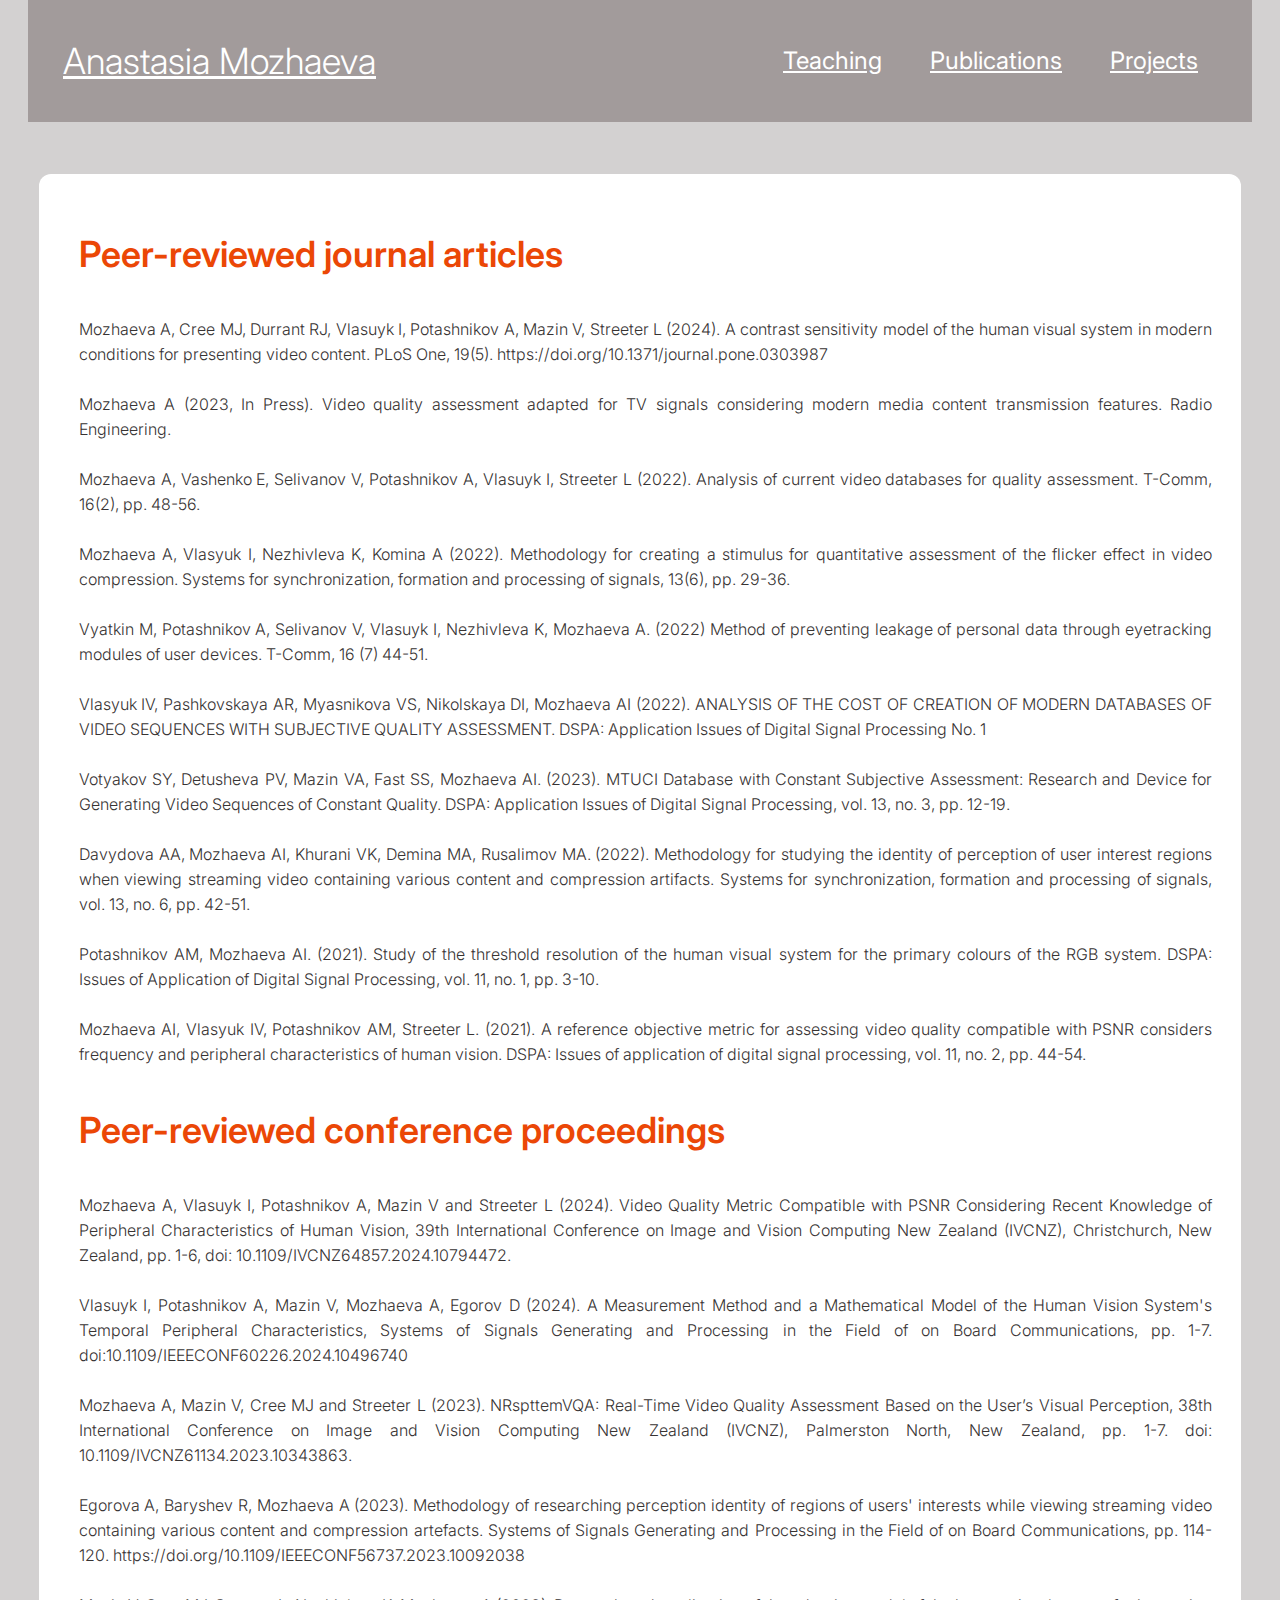
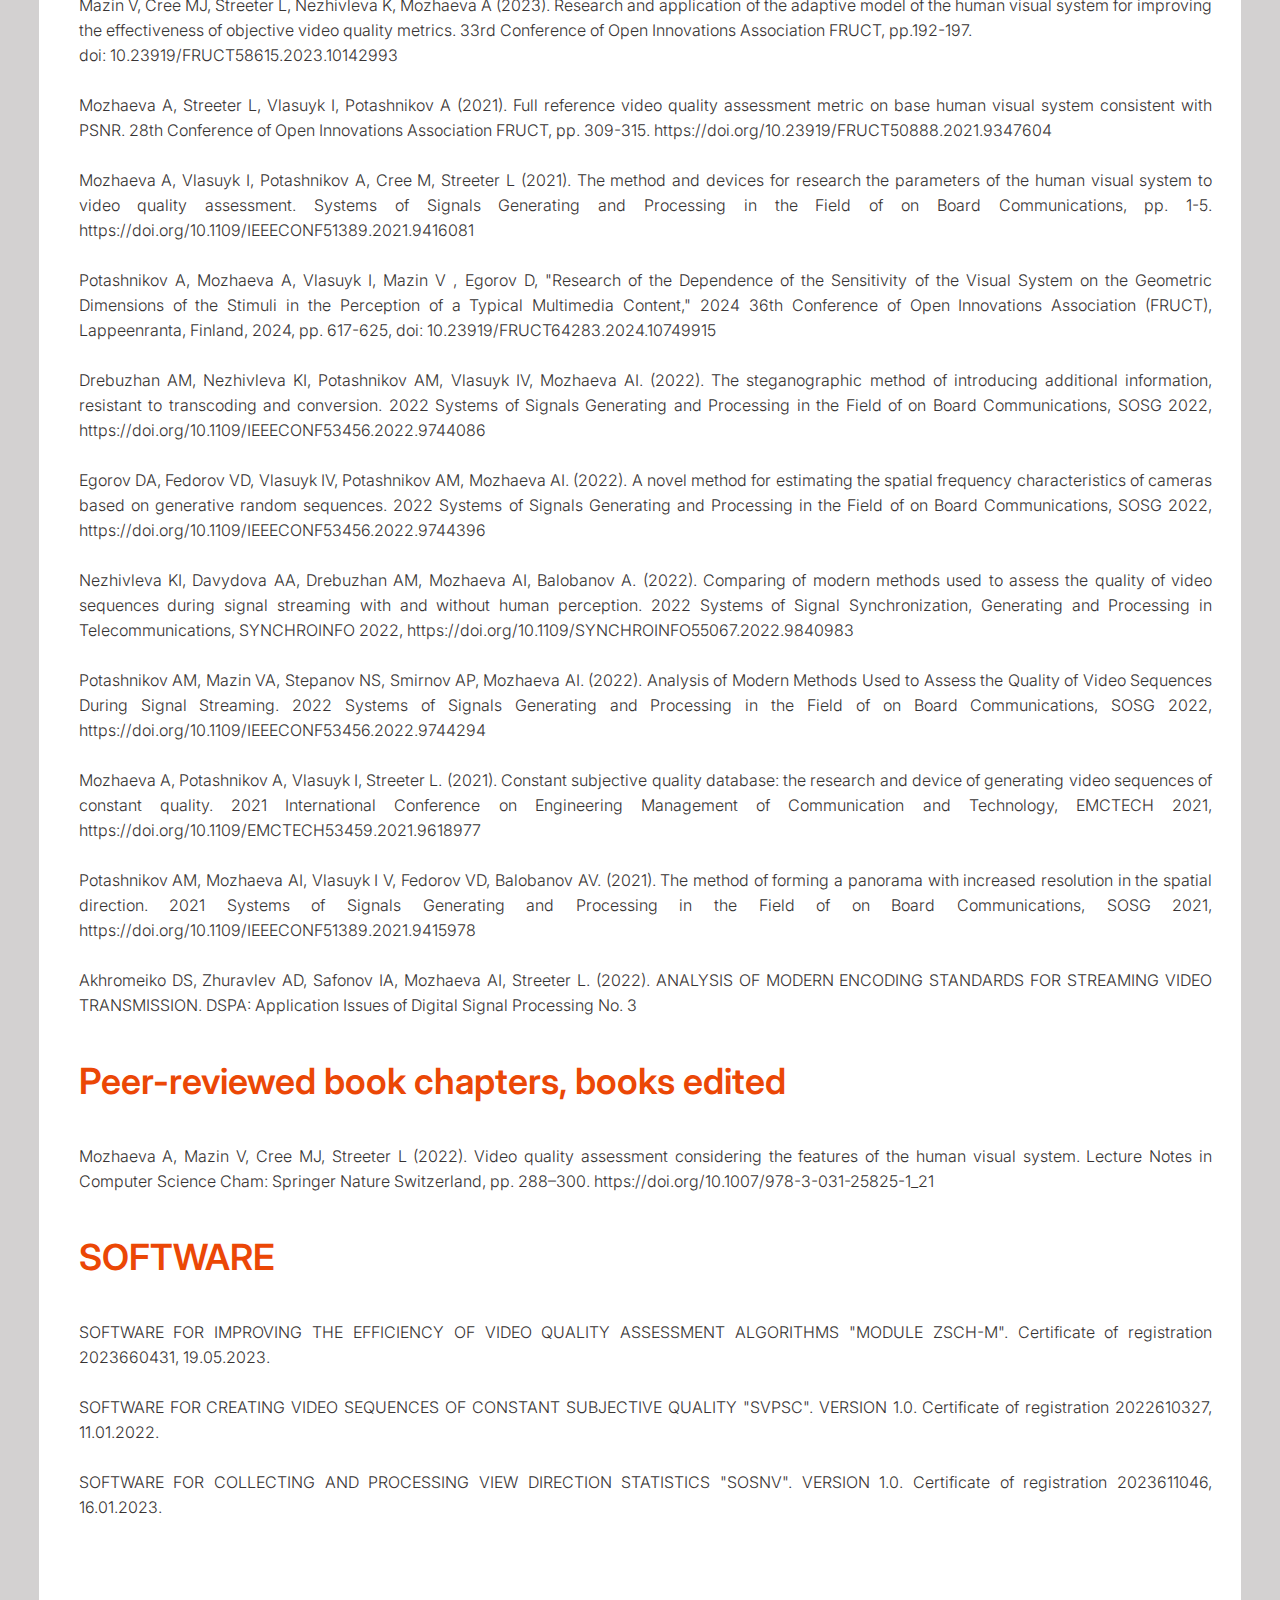
<file: publications.html>
<!DOCTYPE html>
<!-- This site was created by Dr Anastasia Mozhaeva -->
<html lang="en" xml:lang="en">
  
<head>
  <meta charset="UTF-8">
  <title>Anastasia Mozhaeva - Computing Lecturer & Researcher</title>
  <meta name="viewport" content="width=device-width, initial-scale=1.0">
  <link rel="canonical" href="https://anastasiamozz.github.io/EIT/">
  <meta name="description" content="Created by Dr Anastasia Mozhaeva">
  <!-- Preload critical images -->
  <link rel="preload" href="image/I1.jpg" as="image">

  <meta property="og:url" content="https://anastasiamozz.github.io/EIT/">
  <meta property="og:type" content="website">
  <meta property="og:description" content="Created by Dr Anastasia Mozhaeva">
  <meta property="og:image:type" content="image/jpeg">
  <meta property="og:image:width" content="1200">
  <meta property="og:image:height" content="630">
  <meta property="og:image" content="https://github.com/anastasiamozz/EIT/blob/main/image/I1.jpg">


  <link rel="preconnect" href="https://fonts.googleapis.com">
  <link rel="preconnect" href="https://fonts.gstatic.com" crossorigin>
  <link href="https://fonts.googleapis.com/css2?family=Inter:wght@300;400;500;600&display=swap" rel="stylesheet">
  
  <!-- This site was created by Dr A.Mozhaeva -->
  <script>
    window.F2W_REACTIONS=(()=>{const n=[];return{}})(),
    window.F2W_VARIABLES={"--Spacing-M":48},
    window.F2W_COLLECTION_VARS={"variable-collection":{"mode 1":{"--Spacing-M":48}}},
    window.F2W_COLLECTION_MODE_BPS={},
    window.F2W_COLOR_SCHEMES=void 0,
    window.F2W_LANGUAGES=void 0;
  </script>


<script>var Ue=Object.defineProperty,Ke=Object.defineProperties,Ye=Object.getOwnPropertyDescriptors,H=Object.getOwnPropertySymbols,oe=Object.prototype.hasOwnProperty,ie=Object.prototype.propertyIsEnumerable,re=(r,n,o)=>n in r?Ue(r,n,{enumerable:!0,configurable:!0,writable:!0,value:o}):r[n]=o,w=(r,n)=>{for(var o in n||(n={}))oe.call(n,o)&&re(r,o,n[o]);if(H)for(var o of H(n))ie.call(n,o)&&re(r,o,n[o]);return r},V=(r,n)=>Ke(r,Ye(n)),se=(r,n)=>{var o={};for(var i in r)oe.call(r,i)&&n.indexOf(i)<0&&(o[i]=r[i]);if(r!=null&&H)for(var i of H(r))n.indexOf(i)<0&&ie.call(r,i)&&(o[i]=r[i]);return o},ae=(r,n,o)=>new Promise((i,l)=>{var a=p=>{try{c(o.next(p))}catch(f){l(f)}},d=p=>{try{c(o.throw(p))}catch(f){l(f)}},c=p=>p.done?i(p.value):Promise.resolve(p.value).then(a,d);c((o=o.apply(r,n)).next())});function I(r,n){return Math.round(r*n)/n}function q(r,n,o,i){let l=(r+(i||"")).toString().includes("%");if(typeof r=="string"?[r,n,o,i]=r.match(/(0?\.?\d+)%?\b/g).map(a=>Number(a)):i!==void 0&&(i=Number.parseFloat(i)),typeof r!="number"||typeof n!="number"||typeof o!="number"||r>255||n>255||o>255)throw new TypeError("Expected three numbers below 256");if(typeof i=="number"){if(!l&&i>=0&&i<=1)i=Math.round(255*i);else if(l&&i>=0&&i<=100)i=Math.round(255*i/100);else throw new TypeError(`Expected alpha value (${i}) as a fraction or percentage`);i=(i|256).toString(16).slice(1)}else i="";return(o|n<<8|r<<16|1<<24).toString(16).slice(1)+i}function F(r){return r.filter(le)}function le(r){return r!=null}function $(r){console.warn(r)}function W(r){return typeof r=="object"&&r.type==="VARIABLE_ALIAS"}function qe(r){if("a"in r){let o=I(r.a,100);if(o!==1)return`rgba(${r.r},${r.g},${r.b},${o})`}let n=q(r.r,r.g,r.b);return n[0]===n[1]&&n[2]===n[3]&&n[4]===n[5]?`#${n[0]}${n[2]}${n[4]}`:`#${n}`}function Ze(r){let{r:n,g:o,b:i,a:l=1}=r;return{r:I(n*255,1),g:I(o*255,1),b:I(i*255,1),a:l}}function R(r){return`${I(r,10)}px`}function Z(r){return`${I(r,10)}%`}function ue(r){switch(typeof r){case"object":if(W(r))return`var(${r.id})`;if("r"in r)return qe(Ze(r));case"string":case"number":case"boolean":default:return String(r)}}function z(r){return"T"+r}function Q(r,n,o){let i=Object.entries(n);if(!i.length)return"";let l=[r+" {",...i.filter(([,a])=>a!==void 0&&a!=="").map(([a,d])=>`  ${a}: ${d};`),"}"];return o&&(l=l.map(a=>o+a)),l.join(`
`)}var Je={padding:"0",margin:"0"},et={a:{color:"inherit","text-decoration":"inherit"},input:{border:"none",font:"inherit",outline:"none","background-color":"inherit"},button:{"border-style":"none",width:"auto",overflow:"visible",background:"transparent",font:"inherit","background-color":"inherit","line-height":"normal",color:"inherit"},textarea:{font:"inherit","background-color":"inherit"},select:{font:"inherit","background-color":"inherit"},img:{display:"block"},picture:{display:"block"},video:{display:"block"},canvas:{display:"block"},svg:{display:"block"}},sn=Q("*",Je)+Object.entries(et).map(([r,n])=>Q(r,n)).join(`
`),de=["appear","mousedown","mouseenter","mouseleave","mouseup","timeout","click","press","drag","keydown","hover"];function ce(r,n,o){if(o.direction==="LEFT"){if(n==="BOTTOM_LEFT"||n==="TOP_LEFT")return[{eltId:r,props:[{key:"left",from:"100%",to:"0%"}]}];if(n==="BOTTOM_RIGHT"||n==="TOP_RIGHT")return[{eltId:r,props:[{key:"translate",from:"100% 0px",to:"0px 0px"}]}];{let i=n==="CENTER"?"-50%":"0px";return[{eltId:r,props:[{key:"left",from:"100%",to:"50%"},{key:"translate",from:`0px ${i}`,to:`-50% ${i}`}]}]}}else if(o.direction==="RIGHT"){if(n==="BOTTOM_LEFT"||n==="TOP_LEFT")return[{eltId:r,props:[{key:"translate",from:"-100% 0px",to:"0px 0px"}]}];if(n==="BOTTOM_RIGHT"||n==="TOP_RIGHT")return[{eltId:r,props:[{key:"right",from:"100%",to:"0px"}]}];{let i=n==="CENTER"?"-50%":"0px";return[{eltId:r,props:[{key:"left",from:"0px",to:"50%"},{key:"translate",from:`-100% ${i}`,to:`-50% ${i}`}]}]}}else if(o.direction==="TOP")if(n==="BOTTOM_LEFT"||n==="BOTTOM_RIGHT"||n==="BOTTOM_CENTER"){let i=n==="BOTTOM_CENTER"?"-50%":"0px";return[{eltId:r,props:[{key:"translate",from:`${i} 100%`,to:`${i} 0px`}]}]}else return n==="TOP_LEFT"||n==="TOP_RIGHT"||n==="TOP_CENTER"?[{eltId:r,props:[{key:"top",from:"100%",to:"0px"}]}]:[{eltId:r,props:[{key:"top",from:"100%",to:"50%"},{key:"translate",from:"-50% 0%",to:"-50% -50%"}]}];else if(o.direction==="BOTTOM"){if(n==="BOTTOM_LEFT"||n==="BOTTOM_RIGHT"||n==="BOTTOM_CENTER")return[{eltId:r,props:[{key:"bottom",from:"100%",to:"0px"}]}];if(n==="TOP_LEFT"||n==="TOP_RIGHT"||n==="TOP_CENTER"){let i=n==="TOP_CENTER"?"-50%":"0px";return[{eltId:r,props:[{key:"translate",from:`${i} -100%`,to:`${i} 0px`}]}]}else return[{eltId:r,props:[{key:"top",from:"0px",to:"50%"},{key:"translate",from:"-50% -100%",to:"-50% -50%"}]}]}else console.warn("Unsupported transition:",o);return[]}function G(r){if(r)return(...n)=>{if(!r)return;let o=r;return r=void 0,o(...n)}}var tt=r=>r instanceof HTMLElement||r instanceof SVGElement;function nt(r,n){if(!r.parentElement)return;let o=new MutationObserver(i=>{for(let l of i.filter(a=>a.type==="childList"))for(let a of l.removedNodes)a===r&&(n?.(),o.disconnect())});o.observe(r.parentElement,{childList:!0})}function _(r,n){let o=new MutationObserver(i=>{for(let l of i.filter(a=>a.type==="childList"))for(let a of l.addedNodes)tt(a)&&a.matches(r)&&nt(a,n(a))});return o.observe(document,{childList:!0,subtree:!0}),()=>o.disconnect()}var pe=new Set(["youtube-video","vimeo-video","spotify-audio","jwplayer-video","videojs-video","wistia-video","cloudflare-video","hls-video","shaka-video","dash-video"]);function rt(r){return pe.has(r.tagName.toLowerCase())||r.tagName==="VIDEO"}function ot(r){if(r.tagName!=="IFRAME")return!1;let n=r.src;return(n.includes("youtube.com")||n.includes("youtube-nocookie.com"))&&n.includes("enablejsapi=1")}var D=class{constructor(r){this.iframe=r,this.info={},this.messageListener=null,this.loaded=new Promise(n=>{let o=()=>{this.iframe.removeEventListener("load",o),setTimeout(()=>{this.requestYoutubeListening()})};this.iframe.addEventListener("load",o),this.messageListener=i=>{if(i.source===this.iframe.contentWindow&&i.data){let l;try{l=JSON.parse(i.data)}catch(a){console.error("YoutubeController messageListener",a);return}l.event==="onReady"&&this.iframe.removeEventListener("load",o),l.info&&(Object.assign(this.info,l.info),n(!0))}},window.addEventListener("message",this.messageListener),this.requestYoutubeListening()})}sendYoutubeMessage(r){return ae(this,arguments,function*(n,o=[]){var i;yield this.loaded,(i=this.iframe.contentWindow)==null||i.postMessage(JSON.stringify({event:"command",func:n,args:o}),"*")})}requestYoutubeListening(){var r;(r=this.iframe.contentWindow)==null||r.postMessage(JSON.stringify({event:"listening"}),"*")}get muted(){return this.info.muted}get volume(){return this.info.volume}set muted(r){r?this.sendYoutubeMessage("mute"):this.sendYoutubeMessage("unMute")}get currentTime(){return this.info.currentTime}set currentTime(r){this.sendYoutubeMessage("seekTo",[r,!0])}get paused(){return this.info.playerState===2}play(){this.sendYoutubeMessage("playVideo")}pause(){this.sendYoutubeMessage("pauseVideo")}static from(r){return r.f2w_yt_controller||(r.f2w_yt_controller=new D(r))}};function M(r){if(rt(r))return r;if(ot(r))return D.from(r)}function fe(r){let n=M(r);return n?()=>(n.muted=!n.muted,()=>{n.muted=!n.muted}):()=>console.warn("Video element not recognized",r)}function me(r){let n=M(r);return n?()=>(n.muted=!0,()=>{n.muted=!1}):()=>console.warn("Video element not recognized",r)}function ge(r){let n=M(r);return n?()=>(n.muted=!1,()=>{n.muted=!0}):()=>console.warn("Video element not recognized",r)}function ye(r){let n=M(r);return n?()=>(n.play(),()=>n.pause()):()=>console.warn("Video element not recognized",r)}function Ee(r){let n=M(r);return n?()=>(n.pause(),()=>n.play()):()=>console.warn("Video element not recognized",r)}function he(r){let n=M(r);return n?()=>(n.paused?n.play():n.pause(),()=>{n.paused?n.play():n.pause()}):()=>console.warn("Video element not recognized",r)}function xe(r,n){let o=M(r);return o?()=>{o.currentTime=n}:()=>console.warn("Video element not recognized",r)}function be(r,n){let o=M(r);return o?()=>(o.currentTime+=n,()=>{o.currentTime-=n}):()=>console.warn("Video element not recognized",r)}function Te(r,n){let o=M(r);return o?()=>(o.currentTime-=n,()=>{o.currentTime+=n}):()=>console.warn("Video element not recognized",r)}function Ne(){let r=navigator.userAgent;return r.includes("Safari")&&!r.includes("Chrome")}function ve(r){return r==="absolute"||r==="fixed"}var it=Ne();function U(r,n,o){r.animate(w({},n),{pseudoElement:o,iterations:1,duration:0,fill:"forwards"})}function J(r){return Object.fromEntries(r.map(n=>[n.camelKey,[n.from,n.to]]))}function K(r,n,o,i,l){let a=r.parentElement,d=getComputedStyle(r),c=getComputedStyle(a).display,p=c.endsWith("flex")||c.endsWith("grid"),f=ve(d.position),h=n.map(s=>V(w({},s),{camelKey:s.key.startsWith("--")?s.key:s.key.replace(/-([a-z])/g,(E,T)=>T.toUpperCase())})),A={},b=h.filter(s=>s.pseudo?!1:s.key.startsWith("--f2w-attr-")?(A[s.key.slice(11)]=s.to,!1):!0),u=J(b),x=J(h.filter(s=>s.pseudo==="::before")),C=J(h.filter(s=>s.pseudo==="::after")),m;u.display&&(u.display[0]==="none"?r.style.display=String(u.display[1]):u.display[1]==="none"&&p&&!f&&(r.style.display="none"),m=String(u.display[1]),delete u.display),it&&(Ce(r,u,"overflow"),Ce(r,u,"rowGap","gridRowGap"));let v=+getComputedStyle(r).getPropertyValue("--f2w-order");if(u["--f2w-order"]){let s=u["--f2w-order"][1];v=s===void 0?NaN:+s,isNaN(v)||r.style.setProperty("--f2w-order",String(v)),delete u["--f2w-order"]}if(isNaN(v)||l.add(a),u["--f2w-img-src"]){let s=r.f2w_image_lazy_loader,E=u["--f2w-img-src"][1];s||(r.f2w_image_lazy_loader=s=new Image,s.decoding="sync",s.onload=()=>{r.decoding="sync",r.setAttribute("src",E),delete r.f2w_image_lazy_loader}),s.src=E,delete u["--f2w-img-src"]}u.$innerHTML&&(r.innerHTML=String(u.$innerHTML[1]),delete u.$innerHTML);for(let[s,E]of Object.entries(A))r.setAttribute(s,String(E));if(u.left&&u.right){if(u.left[1]==="revert"&&u.right[0]==="revert"){let{right:s}=a.getBoundingClientRect(),{right:E}=r.getBoundingClientRect(),T=R(s-E);U(r,{left:"revert",right:T}),delete u.left,u.right[0]=T}else if(u.left[0]==="revert"&&u.right[1]==="revert"){let{left:s}=a.getBoundingClientRect(),{left:E}=r.getBoundingClientRect(),T=R(E-s);U(r,{right:"revert",left:T}),delete u.right,u.left[0]=T}}if(u.top&&u.bottom){if(u.top[1]==="revert"&&u.bottom[0]==="revert"){let{bottom:s}=a.getBoundingClientRect(),{bottom:E}=r.getBoundingClientRect(),T=R(s-E);U(r,{top:"revert",bottom:T}),delete u.top,u.bottom[0]=T}else if(u.top[0]==="revert"&&u.bottom[1]==="revert"){let{top:s}=a.getBoundingClientRect(),{top:E}=r.getBoundingClientRect(),T=R(E-s);U(r,{bottom:"revert",top:T}),delete u.bottom,u.top[0]=T}}u.backgroundImage&&b.filter(s=>s.key.startsWith("background-")).forEach(s=>{r.style.setProperty(s.key,String(s.to)),delete u[s.camelKey]});for(let[s,E]of[["before",x],["after",C]])E.display&&(E.display[1]==="none"?(r.classList.remove(s+"-visible"),r.classList.add(s+"-hidden")):(r.classList.remove(s+"-hidden"),r.classList.add(s+"-visible")));let g=(s,E,T=!1)=>{if(!(!T&&!Object.keys(s).length))return r.animate(w({easing:o},s),{pseudoElement:E,iterations:1,duration:i,fill:"both"})},y=g(u,void 0,!!m);m&&y.finished.then(()=>{r.style.display=m}),g(x,"::before"),g(C,"::after")}var Ce=(r,n,...o)=>{let i=o.find(l=>l in n);!i||(r.style[o[0]]=String(n[i][1]),delete n[i])},Pe=()=>window.F2W_REACTIONS,j=()=>window.F2W_VARIABLES,st=()=>window.F2W_COLLECTION_MODE_BPS,Oe=r=>{var n,o;return(o=(n=window.F2W_COLLECTION_VARS)==null?void 0:n[r])!=null?o:{}},at=(r,n)=>Oe(r)[n];function _e(r,n){j()[r]=n;let o=ue(n);document.body.style.setProperty(r,o);let i=`data${r.slice(1)}`;document.body.hasAttribute(i)&&document.body.setAttribute(i,o),document.dispatchEvent(new CustomEvent("f2w-set-variable",{detail:{id:r,value:n,str:o}}))}function X(r,n){var o;document.body.setAttribute(`data-${r}`,n);let i=(o=at(r,n))!=null?o:{};for(let[l,a]of Object.entries(i))_e(l,a)}function lt(r,n){X(r,n),ke(r,n)}function ke(r,n){var o,i;if((o=window.F2W_COLOR_SCHEMES)!=null&&o.includes(r))localStorage?.setItem(We,n);else if((i=window.F2W_LANGUAGES)!=null&&i.includes(r)){localStorage?.setItem(ze,n);let l=Array.from(document.head.querySelectorAll('link[rel="alternate"]')).find(a=>a.hreflang===n);l&&history.replaceState(null,"",new URL(l.href).pathname)}}function N(r){return typeof r=="number"?r:typeof r=="boolean"?r?1:0:typeof r=="string"?parseFloat(r):0}function O(r){return String(r)}function S(r){return typeof r=="string"?r==="true":!!r}function B(r,n){var o,i;if(r===void 0)return!1;if(W(r))return B(j()[r.id]);if(typeof r=="object"&&"expressionArguments"in r){let l=r.expressionArguments.map(d=>d.value).filter(d=>d!==void 0).map(d=>B(d,n)),a=(i=(o=r.expressionArguments[0])==null?void 0:o.resolvedType)!=null?i:"STRING";switch(r.expressionFunction){case"ADDITION":return a==="FLOAT"?l.map(N).reduce((d,c)=>d+c):l.map(O).reduce((d,c)=>d+c);case"SUBTRACTION":if(l.length!==2)throw new Error("Invalid expression");return N(l[0])-N(l[1]);case"DIVISION":if(l.length!==2)throw new Error("Invalid expression");return N(l[0])/N(l[1]);case"MULTIPLICATION":return l.map(N).reduce((d,c)=>d*c);case"NEGATE":if(l.length!==1)throw new Error("Invalid expression");return-N(l[0]);case"GREATER_THAN":if(l.length!==2)throw new Error("Invalid expression");return N(l[0])>N(l[1]);case"GREATER_THAN_OR_EQUAL":if(l.length!==2)throw new Error("Invalid expression");return N(l[0])>=N(l[1]);case"LESS_THAN":if(l.length!==2)throw new Error("Invalid expression");return N(l[0])<N(l[1]);case"LESS_THAN_OR_EQUAL":if(l.length!==2)throw new Error("Invalid expression");return N(l[0])<=N(l[1]);case"EQUALS":if(l.length!==2)throw new Error("Invalid expression");return a==="FLOAT"?N(l[0])===N(l[1]):a==="BOOLEAN"?S(l[0])===S(l[1]):O(l[0])===O(l[1]);case"NOT_EQUAL":if(l.length!==2)throw new Error("Invalid expression");return a==="FLOAT"?N(l[0])!==N(l[1]):a==="BOOLEAN"?S(l[0])!==S(l[1]):O(l[0])!==O(l[1]);case"AND":if(l.length!==2)throw new Error("Invalid expression");return S(l[0])&&S(l[1]);case"OR":if(l.length!==2)throw new Error("Invalid expression");return S(l[0])||S(l[1]);case"NOT":if(l.length!==1)throw new Error("Invalid expression");return!S(l[0]);case"VAR_MODE_LOOKUP":default:return console.warn(`Expression not implemented yet: ${r.expressionFunction}`),!1}}else return r}function te(r,n,o){let i=r.map(l=>ut(l,n,o));return(l,a)=>{let d=i.map(c=>c(l,a)).filter(c=>!!c);if(d.length)return(c,p)=>d.forEach(f=>f(c,p))}}function ut(r,n,o){for(;r.type==="ALIAS";)r=Pe()[r.alias];let i=dt(r,n,o);return l=>{if(r.type!=="ANIMATE"&&o==="drag"){let a=l.detail;if(!a.handled)return a.handled=!0,i(l)}if(!L){if(r.type==="ANIMATE"&&r.rootId){let a=document.getElementById(r.rootId);if(a!=null&&a.parentElement){let d=G(i(l));if(d){let c=a?.parentElement;for(;c&&((c.f2w_reset||(c.f2w_reset=[])).push(d),c=c.parentElement,c?.tagName!=="BODY"););}return d}}return i(l)}}}function dt(action,bound,trigger){var e,t;switch(action.type){case"BACK":return()=>{var r;return((r=window.F2W_PREVIEW_BACK)!=null?r:history.back)()};case"JS":return()=>eval(action.code);case"URL":return()=>{action.openInNewTab?window.open(action.url,"_blank"):window.F2W_PREVIEW_NAVIGATE?window.F2W_PREVIEW_NAVIGATE(action.url):location.assign(action.url)};case"SET_VARIABLE":let{variableId,variableValue}=action;if(variableId&&variableValue?.value!==void 0)return()=>_e(variableId,B(variableValue.value,variableId));break;case"SET_VARIABLE_MODE":let{variableCollectionName,variableModeName}=action;if(variableCollectionName&&variableModeName)return()=>lt(variableCollectionName,variableModeName);break;case"CONDITIONAL":let blocks=action.conditionalBlocks.map(r=>{let n=te(r.actions,bound,trigger),{condition:o}=r;return{test:o?()=>S(B(o.value)):()=>!0,run:n}});return()=>{let r=[];for(let n of blocks)if(n.test()){let o=n.run();o&&r.push(o);break}if(r.length)return n=>r.forEach(o=>o(n))};case"KEY_CONDITION":let run=te(action.actions,bound,trigger),keyCode=action.keyCodes[0],shiftKey=action.keyCodes.slice(1).includes(16),ctrlKey=action.keyCodes.slice(1).includes(17),altKey=action.keyCodes.slice(1).includes(18),metaKey=action.keyCodes.slice(1).includes(91);return r=>{if(r instanceof KeyboardEvent){if(r.keyCode!==keyCode||r.ctrlKey!==ctrlKey||r.altKey!==altKey||r.metaKey!==metaKey||r.shiftKey!==shiftKey)return;r.preventDefault(),r.stopPropagation(),run(r)}};case"CLOSE_OVERLAY":{if(action.self)return r=>{var n,o;return(o=(n=r?.target)==null?void 0:n.f2w_close)==null?void 0:o.call(n)};if(action.overlayId){let r=document.getElementById(action.overlayId);if(!r)break;return()=>{var n;return(n=r.f2w_close)==null?void 0:n.call(r)}}break}case"SCROLL_TO":if(!action.destinationId)break;let elt=document.getElementById(action.destinationId);if(!elt)break;return r=>{var n;r?.currentTarget instanceof HTMLAnchorElement&&r?.preventDefault(),elt.scrollIntoView({behavior:(n=action.transition)!=null&&n.type?"smooth":"instant"})};case"OVERLAY":if(!action.destinationId)break;let overlay=document.getElementById(action.destinationId);if(!overlay)break;let modal=Array(...overlay.children).find(r=>r.tagName!=="TEMPLATE");if(!modal)break;let{transition,overlayPositionType,overlayRelativePosition}=action,duration=Math.round(1e3*((e=transition?.duration)!=null?e:0)),animations=[{eltId:action.destinationId,props:[{key:"visibility",from:"hidden",to:"visible"},{key:"opacity",from:"0",to:"1"}]}];return overlayPositionType==="MANUAL"?()=>{var r,n,o;if(trigger==="hover"){let d=(r=bound.f2w_mouseleave_remove)==null?void 0:r.call(bound);if(d){let c=p=>{Se(p,bound)&&Se(p,modal)&&(d(),document.removeEventListener("mousemove",c))};document.addEventListener("mousemove",c)}}let i=animations.slice(0),l=R(bound.getBoundingClientRect().left+((n=overlayRelativePosition?.x)!=null?n:0)),a=R(bound.getBoundingClientRect().top+((o=overlayRelativePosition?.y)!=null?o:0));return modal.style.setProperty("left",l),modal.style.setProperty("top",a),transition?.type==="MOVE_IN"&&(transition.direction==="LEFT"?i.push({eltId:modal.id,props:[{key:"left",from:"100%",to:l}]}):transition.direction==="RIGHT"?i.push({eltId:modal.id,props:[{key:"left",from:"0px",to:l},{key:"translate",from:"-100% 0px",to:"0px 0px"}]}):transition.direction==="TOP"?i.push({eltId:modal.id,props:[{key:"top",from:"100%",to:a}]}):transition.direction==="BOTTOM"&&i.push({eltId:modal.id,props:[{key:"top",from:"0px",to:a},{key:"translate",from:"0px -100%",to:"0px 0px"}]})),ee(i,transition?.easing,duration,bound,trigger,`${trigger}(manual_overlay)`,overlay)()}:(transition?.type==="MOVE_IN"?animations.push(...ce(modal.id,overlayPositionType,transition)):transition!=null&&transition.type&&console.warn("Unsupported transition:",transition),ee(animations,transition?.easing,duration,bound,trigger,`${trigger}(overlay)`,overlay));case"ANIMATE":{let{animations:r,transition:n,rootId:o,reset:i}=action,l=Math.round(1e3*((t=n?.duration)!=null?t:0)),a=ee(r,n?.easing,l,bound,trigger,i?`${trigger}(+reset)`:trigger);return i&&o?(d,c)=>{let p=document.getElementById(o);if(p){let{f2w_reset:f}=p;f!=null&&f.length&&(delete p.f2w_reset,f.reverse().forEach(h=>h(void 0,!0)))}return a(d,c)}:a}case"UPDATE_MEDIA_RUNTIME":{if(!action.destinationId)break;let r=document.getElementById(action.destinationId);if(!r)break;switch(action.mediaAction){case"MUTE":return me(r);case"UNMUTE":return ge(r);case"TOGGLE_MUTE_UNMUTE":return fe(r);case"PLAY":return ye(r);case"PAUSE":return Ee(r);case"TOGGLE_PLAY_PAUSE":return he(r);case"SKIP_BACKWARD":return Te(r,action.amountToSkip);case"SKIP_FORWARD":return be(r,action.amountToSkip);case"SKIP_TO":return xe(r,action.newTimestamp)}}default:return()=>console.warn("Action not implemented yet: "+action.type)}return()=>{}}var Ae=9999;function ee(r,n="linear",o,i,l,a,d){return c=>{let p=r;d&&(document.body.parentElement.style.overflow="hidden",p=[{eltId:d.id,props:[{key:"z-index",from:0,to:Ae++}]},...p]);let f=k(p,n,o,i,l,a,c),h=G((A,b)=>{d&&(Ae--,document.body.parentElement.style.overflow=""),k(f,n,b?0:o,i,l,`${a}(revert)`)});return d&&(d.f2w_close=h),h}}var we=new Map;function k(r,n,o,i,l,a,d){var c,p,f;let h=[],A=new Set;if(l==="drag")return ct(r,n,o,i,d.detail),[];for(let{eltId:b,altId:u,props:x,reactions:C}of r){let m=document.getElementById(b);if(!m){let v=we.get(b);v&&(m=document.getElementById(v))}if(!m){$(`Can't find element for id: ${b}`);continue}if(u){let v=document.getElementById(u);if(!v){let s=document.getElementById(z(u));if(!s){$(`Can't find template for id: ${u}`);continue}v=((c=s.content)==null?void 0:c.cloneNode(!0)).querySelector("*")}let{f2w_mouseup:g}=m,y=(p=m.f2w_mouseleave_remove)==null?void 0:p.call(m);if(y&&He(v,y),g&&v.addEventListener("mouseup",g),(y||g)&&Be(v),Fe(v,!0,o),o)m.insertAdjacentElement("afterend",v),K(m,[{key:"display",from:getComputedStyle(m).display,to:"none"}],n,o,A),K(v,[{key:"opacity",from:0,to:"revert-layer"},{key:"display",from:"none",to:"revert-layer"}],n,o,A);else{m.parentElement.replaceChild(v,m);let s=document.getElementById(z(b));s||(s=document.createElement("template"),s.id=z(b),s.innerHTML=m.outerHTML,v.insertAdjacentElement("afterend",s)),we.set(b,v.id)}h.push({eltId:v.id,altId:m.id}),isNaN(+getComputedStyle(v).getPropertyValue("--f2w-order"))||A.add(v.parentElement)}else{let v=(x||[]).map(y=>{let s=Re(m,y.key,y.from),E=Re(m,y.key,y.to);return{key:y.key,pseudo:y.pseudo,from:s,to:E}}).filter(y=>y.from!==y.to);K(m,v,n,o,A),C&&(l!=="hover"&&((f=m.f2w_mouseleave_remove)==null||f.call(m)),C.forEach(y=>De(m,y.type,y.to,o)));let g={eltId:b,props:v.map(y=>{let s={key:y.key,from:y.to,to:y.from};return y.pseudo&&(s.pseudo=y.pseudo),s})};C&&(g.reactions=C.map(y=>({type:y.type,from:y.to,to:y.from}))),h.push(g)}}for(let b of A){let u=Array.from(b.children).map((C,m)=>({it:C,i:m})),x=!1;u.sort((C,m)=>{let v=+(getComputedStyle(C.it).getPropertyValue("--f2w-order")||"99999"),g=+(getComputedStyle(m.it).getPropertyValue("--f2w-order")||"99999");return v-g}).forEach((C,m)=>{x?b.appendChild(C.it):x=m!==C.i})}return h}function Be(r){let n=r;for(;n;)n.classList.remove("pointer-events-none"),n=n.parentElement}function ct(r,n,o,i,l){if(l.handled)return;let a=i.getBoundingClientRect(),d=k(r.filter(u=>u.props).map(({eltId:u,props:x})=>({eltId:u,props:x})),"linear",0,i,"click","drag_start(tmp)"),c=i.getBoundingClientRect(),p=c.left-a.left,f=c.top-a.top,h=Math.sqrt(p*p+f*f);k(d,"linear",0,i,"click","drag_start(tmp undo)");let{x:A,y:b}=ne(l.start,l.end);if(A>0&&p>0||A<0&&p<0||p===0&&(b>0&&f>0||b<0&&f<0)){l.handled=!0;let u=r.map(m=>{var v;return V(w({},m),{swapped:!1,props:(v=m.props)==null?void 0:v.map(g=>V(w({},g),{curr:g.from}))})}),x=m=>{let{x:v,y:g}=ne(m.start,m.end),y=(v*p+g*f)/h;return Math.max(0,Math.min(100,100*y/h))},C=m=>{m.end.preventDefault(),m.end.stopPropagation();let v=x(m);k(F(u.map(g=>{let y=g,{reactions:s}=y,E=se(y,["reactions"]);if(g.props)return V(w({},E),{props:g.props.map(T=>{let je=yt(T,v),Ge=T.curr;return T.curr=je,V(w({},T),{from:Ge,to:je})})});if(g.altId){if(v<50&&g.swapped)return g.swapped=!1,{altId:g.eltId,eltId:g.altId};if(v>=50&&!g.swapped)return g.swapped=!0,E}})),"linear",0,i,"click","dragging")};C(l),i.f2w_drag_listener=m=>{if(C(m),m.finished){let v=x(m);k(F(u.map(g=>{if(g.props){let y=v<50?void 0:g.reactions;return{eltId:g.eltId,props:g.props.map(s=>V(w({},s),{from:s.curr,to:v<50?s.from:s.to})),reactions:y}}if(g.altId){if(v<50&&g.swapped)return g.swapped=!1,{altId:g.eltId,eltId:g.altId};if(v>=50&&!g.swapped)return g.swapped=!0,g}})),n,o,i,"click","drag_end")}}}}function Re(r,n,o){return o!=="$current"?o:getComputedStyle(r).getPropertyValue(n)}function Fe(r,n=!1,o=0){for(let i of de)for(let l of pt(r,`[data-reaction-${i}]`,n))De(l,i,l.getAttribute(`data-reaction-${i}`),o)}function pt(r,n,o=!1){let i=[...r.querySelectorAll(n)];return o&&r.matches(n)&&i.unshift(r),i}function De(r,n,o="",i=0){var l;if(!o&&n!=="hover"){mt(r,n);return}let a=0;if(o[0]==="T"){let f=o.indexOf("ms");a=parseFloat(o.slice(1,f))||0,o=o.slice(f+3)}let d=Pe(),c=F(o.split(",").map(f=>d[f])),p=te(c,r,n);if(n==="timeout"){ft(r,()=>p(),a+i);return}if(Be(r),n==="press"){let f,h=()=>{f?.(),f=void 0};r.f2w_mouseup=h,Y(r,"mousedown",A=>{f?.(),f=p(A)},n,P(r,"mouseup",h))}else if(n==="drag")Y(r,"dragging",f=>{p(f)},n);else if(n==="hover"){let f,h=C=>{f||(f=G(p(C)))},A=(l=r.f2w_mouseleave_remove)==null?void 0:l.call(r),b=()=>{f?.(),f=void 0,A?.()},u=setTimeout(()=>{r.matches(":hover")&&h()},i),x=He(r,b,u);Y(r,"mouseenter",h,n,x)}else n==="keydown"&&!r.getAttribute("tabindex")&&r.setAttribute("tabindex","-1"),n==="appear"&&Et.observe(r),Y(r,n,f=>{n!=="keydown"&&f.stopPropagation(),a?setTimeout(()=>p(f),a):p(f)},n)}function He(r,n,o=0){let i=P(r,"mouseleave",n),l=()=>(i(),clearTimeout(o),r.f2w_mouseleave===n&&delete r.f2w_mouseleave,r.f2w_mouseleave_remove===l&&delete r.f2w_mouseleave_remove,n);return r.f2w_mouseleave=n,r.f2w_mouseleave_remove=l}function Se({clientX:r,clientY:n},o){let{top:i,left:l,right:a,bottom:d}=o.getBoundingClientRect();return r>a+2||r<l-2||n>d+2||n<i-2}function $e(r){return`f2w_cleanup_${r}`}function ft(r,n,o){var i;let l=setTimeout(n,o);(i=r.f2w_cleanup_timeout)==null||i.call(r),r.f2w_cleanup_timeout=()=>{delete r.f2w_cleanup_timeout,clearTimeout(l)}}function mt(r,n){var o;let i=$e(n);(o=r[i])==null||o.call(r)}function Y(r,n,o,i,...l){var a;let d=[...l,P(r,n,o)],c=$e(i);(a=r[c])==null||a.call(r),r[c]=()=>{delete r[c],d.forEach(p=>p())}}function P(r,n,o,i){let l=a=>{!r.isConnected||o(a)};return r.addEventListener(n,l,i),()=>{r.removeEventListener(n,l,i)}}var We="f2w-color-scheme",ze="f2w-lang";if(window.F2W_THEME_SWITCH=r=>{var n;return(n=window.F2W_COLOR_SCHEMES)==null?void 0:n.forEach(o=>X(o,r))},window.F2W_COLOR_SCHEMES){let r=matchMedia("(prefers-color-scheme: dark)").matches?"dark":"light",n=localStorage==null?void 0:localStorage.getItem(We);_("body",()=>{var o,i;let l=document.body.getAttribute("data-preview-theme"),a=(o=l??n)!=null?o:r;(i=window.F2W_THEME_SWITCH)==null||i.call(window,a)})}if(window.F2W_LANGUAGES){let r=localStorage==null?void 0:localStorage.getItem(ze);_("body",()=>{var n,o,i;let l=Array.from(document.head.querySelectorAll('link[rel="alternate"]'));l.length===0||l.some(d=>d.getAttribute("hreflang")==="x-default"&&d.getAttribute("href")===window.location.href)||(r=document.documentElement.lang);let a=(o=(n=document.head.querySelector('link[rel="canonical"]'))==null?void 0:n.href)==null?void 0:o.endsWith("/404/");(i=window.F2W_LANGUAGES)==null||i.forEach(d=>{var c;let p=Object.fromEntries(Object.entries(Oe(d)).map(([h])=>[h.toLowerCase(),h])),f=[...navigator.languages];r&&f.unshift(r);for(let h of f){h=h.toLowerCase();let A=h.split("-")[0],b=(c=p[h])!=null?c:p[A];if(b){X(d,b),a||ke(d,b);break}}})})}var Me={},gt=Object.fromEntries(Object.entries(st()).map(([r,n])=>[r,Object.entries(n).map(([o,{minWidth:i}])=>({name:o,minWidth:i}))]));function Ve(){var r;let n=((r=window.visualViewport)==null?void 0:r.width)||window.innerWidth;for(let[o,i]of Object.entries(gt)){let l=[...i],a=l.splice(0,1)[0].name;for(let{name:d,minWidth:c}of l)n>=c&&(a=d);a!==Me[o]&&(X(o,a),Me[o]=a)}}var L=!1;_("body",()=>{let r,n=!1;P(document,"mousedown",o=>{r=o,L=!1}),P(document,"mousemove",o=>{var i,l,a;if(r&&ne(r,o).dist>2){let d={start:r,end:o};L?(a=(l=r.target)==null?void 0:l.f2w_drag_listener)==null||a.call(l,d):((i=r.target)==null||i.dispatchEvent(new CustomEvent("dragging",{detail:d})),L=!0,n=!0)}}),P(document,"mouseup",o=>{var i,l;r&&L&&((l=(i=r.target)==null?void 0:i.f2w_drag_listener)==null||l.call(i,{start:r,end:o,finished:!0})),r=void 0,L=!1}),P(document,"mouseup",o=>{var i,l;r&&L&&((l=(i=r.target)==null?void 0:i.f2w_drag_listener)==null||l.call(i,{start:r,end:o,finished:!0})),r=void 0,L=!1}),P(document,"click",o=>{n&&(n=!1,o.preventDefault(),o.stopPropagation())},{capture:!0}),Ve(),window.addEventListener("resize",Ve)}),addEventListener("DOMContentLoaded",()=>Fe(document)),addEventListener("DOMContentLoaded",()=>{if("mediumZoom"in window){let r=mediumZoom("[data-zoomable]");r.on("open",n=>{let o=getComputedStyle(n.target).objectFit,i=n.detail.zoom.getZoomedImage();o&&i&&(i.style.objectFit=o)}),r.on("closed",n=>{let o=n.detail.zoom.getZoomedImage();o.style.objectFit=""})}});function Ie(r){return r.endsWith("px")||r.endsWith("%")||r.startsWith("calc")}function Le(r){return r.startsWith("calc")?r.slice(4):r}function yt({from:r,to:n},o){if(r===n)return n;if(typeof r=="number"&&typeof n=="number")return r+(n-r)*(o/100);if(typeof r=="string"&&typeof n=="string"){if(r==="none"||n==="none"||r==="auto"||n==="auto")return o<50?r:n;if(r.endsWith("px")&&n.endsWith("px")){let i=parseFloat(r),l=parseFloat(n);return R(i+(l-i)*(o/100))}if(r.endsWith("%")&&n.endsWith("%")){let i=parseFloat(r),l=parseFloat(n);return Z(i+(l-i)*(o/100))}if(Ie(r)&&Ie(n)){let i=Le(r),l=Le(n);return`calc(${i} + (${l} - ${i}) * ${o/100})`}if(r.startsWith("rgb")&&n.startsWith("rgb")){let i=r.match(/\d+/g).map(Number),l=n.match(/\d+/g).map(Number);return`rgb(${i.map((a,d)=>a+(l[d]-a)*(o/100)).join(",")})`}}return o<50?r:n}function ne(r,n){let o=n.clientX-r.clientX,i=n.clientY-r.clientY;return{x:o,y:i,dist:Math.sqrt(Math.pow(o,2)+Math.pow(i,2))}}_("[data-bound-characters]",r=>{let n=()=>{let o=r.getAttribute("data-bound-characters"),i=O(B(j()[o]));i!==r.textContent&&(r.textContent=i)};return n(),document.addEventListener("f2w-set-variable",n),()=>document.removeEventListener("f2w-set-variable",n)}),_("[data-bound-visible]",r=>{let n=()=>{let o=r.getAttribute("data-bound-visible"),i=O(B(j()[o]));i!==void 0&&r.setAttribute("data-visible",i)};return n(),document.addEventListener("f2w-set-variable",n),()=>document.removeEventListener("f2w-set-variable",n)});var Et=new IntersectionObserver((r,n)=>{r.forEach(o=>{o.isIntersecting&&(n.unobserve(o.target),o.target.dispatchEvent(new CustomEvent("appear")))})},{threshold:.1});addEventListener("load",()=>{let r=window.location.hash.slice(1),n=new RegExp(r+"(_\\d+)?$");for(let o of document.querySelectorAll(`[id^="${r}"]`))if(n.test(o.id)&&o.getBoundingClientRect().height>0)return o.scrollIntoView()});

</script><link href="https://fonts.googleapis.com/css2?family=Inter:wght@300;400;600;700&amp;display=swap" rel="stylesheet"><style>*,:before,:after{box-sizing:border-box}

body{-webkit-font-smoothing:antialiased}textarea:focus-visible{outline:none}button{-webkit-font-smoothing:inherit;-moz-osx-font-smoothing:inherit;-webkit-appearance:none}*{margin:0;padding:0}a{color:inherit;-webkit-text-decoration:inherit;text-decoration:inherit}input{font:inherit;background-color:inherit;border:none;outline:none}button{font:inherit;background:0 0;background-color:inherit;color:inherit;border-style:none;width:auto;line-height:normal;overflow:visible}textarea,select{font:inherit;background-color:inherit}img,picture,video,canvas,svg{display:block}[data-reaction-click]{cursor:pointer}[data-visible=false]{display:none!important}.before-hidden:before,.after-hidden:after{display:none}.before-visible:before,.after-visible:after{content:""}::placeholder{color:inherit;opacity:.54}body *{scrollbar-width:none}body ::-webkit-scrollbar{display:none}[name=honey-pot-field]{display:none!important}.text{white-space:pre-wrap;overflow-wrap:break-word}.pointer-events-none{pointer-events:none}body{--Spacing-M:48}#_{background-color:#d3d1d1;min-height:100vh;display:grid}

#Landing_page{background-color:#d3d1d1;border-radius:0;width:1224px;min-width:1224px;max-width:1224px;min-height:3439px;max-height:3439px;margin:0 auto;position:relative;overflow:hidden}

#Image{--f2w-order:2;background-color:#fff;border-radius:12px;width:1202px;height:3091px;position:absolute;top:174px;left:11px;overflow:hidden}

#Paragraph{text-align:justify;color:#0000;--f2w-order:0;-webkit-background-clip:text;background-clip:text;width:94.3%;height:4829px;line-height:150%;display:inline;position:absolute;top:53px;left:3.3%;right:2.3%}
#__1{color:#eb4706;-webkit-background-clip:text;background-clip:text;font-family:Inter;font-size:36px;font-weight:600;line-height:150%}
#__3{color:#373333;-webkit-background-clip:text;background-clip:text;font-family:Inter;font-size:24px;font-weight:300;line-height:150%}
#__5{color:#373333;-webkit-background-clip:text;background-clip:text;font-family:Inter;font-size:16px;font-weight:300;line-height:150%}
#__25{color:#373333;-webkit-background-clip:text;background-clip:text;font-family:Inter;font-size:24px;font-weight:300;line-height:150%}
#__27{color:#eb4706;-webkit-background-clip:text;background-clip:text;font-family:Inter;font-size:36px;font-weight:600;line-height:150%}
#__29{color:#373333;-webkit-background-clip:text;background-clip:text;font-family:Inter;font-size:24px;font-weight:700;line-height:150%}
#__31{color:#373333;-webkit-background-clip:text;background-clip:text;font-family:Inter;font-size:16px;font-weight:300;line-height:150%}
#__62{color:#373333;-webkit-background-clip:text;background-clip:text;font-family:Inter;font-size:24px;font-weight:300;line-height:150%}
#__64{color:#eb4706;-webkit-background-clip:text;background-clip:text;font-family:Inter;font-size:36px;font-weight:600;line-height:150%}
#__66{color:#373333;-webkit-background-clip:text;background-clip:text;font-family:Inter;font-size:24px;font-weight:700;line-height:150%}
#__68{color:#373333;-webkit-background-clip:text;background-clip:text;font-family:Inter;font-size:16px;font-weight:300;line-height:150%}
#__70{color:#373333;-webkit-background-clip:text;background-clip:text;font-family:Inter;font-size:24px;font-weight:300;line-height:150%}
#__72{color:#eb4706;-webkit-background-clip:text;background-clip:text;font-family:Inter;font-size:36px;font-weight:600;line-height:150%}
#__74{color:#373333;-webkit-background-clip:text;background-clip:text;font-family:Inter;font-size:24px;font-weight:700;line-height:150%}
#__76{color:#373333;-webkit-background-clip:text;background-clip:text;font-family:Inter;font-size:16px;font-weight:300;line-height:150%}
#__82{color:#373333;-webkit-background-clip:text;background-clip:text;font-family:Inter;font-size:24px;font-weight:300;line-height:150%}
#__88{color:#373333;-webkit-background-clip:text;background-clip:text;font-family:Inter;font-size:24px;font-weight:700;line-height:150%}

#Group_8{--f2w-order:3;width:100%;height:122px;position:absolute;top:0;left:0;right:0}

#Navigation{--f2w-order:0;background-color:#a29b9b;border-radius:0;width:100%;height:122px;position:absolute;top:0;left:0;right:0;overflow:hidden}

#Items{grid-column-gap:calc(1px*var(--Spacing-M));--f2w-order:0;border-radius:0;flex-flow:row;justify-content:flex-end;align-items:center;height:122px;padding:0;display:flex;position:absolute;top:0;right:54px}
#_375_838{text-align:left;color:#fff;--f2w-order:0;-webkit-background-clip:text;background-clip:text;flex-shrink:0;width:max-content;margin:0;font-family:Inter;font-size:24px;font-weight:400;line-height:150%;text-decoration:underline;display:inline;position:relative}
#__91{color:#fff;-webkit-background-clip:text;background-clip:text;font-family:Inter;font-size:24px;font-weight:400;line-height:150%;text-decoration:underline}
#_375_839{text-align:left;color:#fff;--f2w-order:1;-webkit-background-clip:text;background-clip:text;flex-shrink:0;width:max-content;margin:0;font-family:Inter;font-size:24px;font-weight:400;line-height:150%;text-decoration:underline;display:inline;position:relative}
#__93{color:#fff;-webkit-background-clip:text;background-clip:text;font-family:Inter;font-size:24px;font-weight:400;line-height:150%;text-decoration:underline}
#_375_840{text-align:left;color:#fff;--f2w-order:2;-webkit-background-clip:text;background-clip:text;flex-shrink:0;width:max-content;margin:0;font-family:Inter;font-size:24px;font-weight:400;line-height:150%;text-decoration:underline;display:inline;position:relative}
#__95{color:#fff;-webkit-background-clip:text;background-clip:text;font-family:Inter;font-size:24px;font-weight:400;line-height:150%;text-decoration:underline}
#_375_841{text-align:left;color:#fff;--f2w-order:1;-webkit-background-clip:text;background-clip:text;justify-content:flex-start;align-items:center;width:396px;height:122px;font-family:Inter;font-size:36px;font-weight:300;line-height:150%;text-decoration:underline;display:inline-flex;position:absolute;top:0;left:35px}
#__97{color:#fff;-webkit-background-clip:text;background-clip:text;font-family:Inter;font-size:36px;font-weight:300;line-height:150%;text-decoration:underline}

</style>

<style>article.prose{line-height:1.75;display:contents}article.prose a{font-weight:500;text-decoration:underline}article.prose h1{margin-block:0 1.23em;font-size:2.25em;line-height:1.11}article.prose h2{margin-block:2em 1em;font-size:1.5em;line-height:1.34}article.prose h3{margin-block:1.6em .6em;font-size:1.25em;line-height:1.6}article.prose h4{margin-top:1.5em;margin-bottom:.5em;line-height:1.5}article.prose img{width:100%;margin-block:2em}article.prose blockquote{margin-block:1.6em;padding:.75em 1.25em}article.prose ul,article.prose ol{padding-inline-start:1.5em}article.prose table{table-layout:auto;width:100%;margin:1.5em 0}article.prose thead th{vertical-align:bottom;font-weight:600}article.prose tbody td{vertical-align:baseline}article.prose tfoot td{vertical-align:top}article.prose th,article.prose td{text-align:start;padding:.75em}article.prose thead th:first-child,article.prose tbody td:first-child,article.prose tfoot td:first-child{padding-inline-start:0}article.prose thead th:last-child,article.prose tbody td:last-child,article.prose tfoot td:last-child{padding-inline-end:0}article.prose thead{box-shadow:0 1px #ffffffbf,0 1px}article.prose tbody tr{box-shadow:0 1px #ffffffd9,0 1px}article.prose hr{opacity:.3;margin:3em 0}</style>

</head><body id="_">
  <div id="Landing_page">
    <div id="Image">
      <span id="Paragraph" class="pointer-events-none"><span id="__0"><span id="__1" class="text">Peer-reviewed journal articles<br id="__2"></span><span id="__3" class="text"><br id="__4"></span><span id="__5" class="text">Mozhaeva A, Cree MJ, Durrant RJ, Vlasuyk I, Potashnikov A, Mazin V, Streeter L (2024). A contrast sensitivity model of the human visual system in modern conditions for presenting video content. PLoS One, 19(5). https://doi.org/10.1371/journal.pone.0303987<br id="__6"><br id="__7">Mozhaeva A (2023, In Press). Video quality assessment adapted for TV signals considering modern media content transmission features. Radio Engineering.<br id="__8"><br id="__9">Mozhaeva A, Vashenko E, Selivanov V, Potashnikov A, Vlasuyk I, Streeter L (2022). Analysis of current video databases for quality assessment. T-Comm, 16(2), pp. 48-56.<br id="__10"><br id="__11">Mozhaeva A, Vlasyuk I, Nezhivleva K, Komina A (2022). Methodology for creating a stimulus for quantitative assessment of the flicker effect in video compression. Systems for synchronization, formation and processing of signals, 13(6), pp. 29-36.<br id="__12"><br id="__13">Vyatkin M, Potashnikov A, Selivanov V, Vlasuyk I, Nezhivleva K, Mozhaeva A. (2022) Method of preventing leakage of personal data through eyetracking modules of user devices. T-Comm, 16 (7) 44-51.<br id="__14"><br id="__15">Vlasyuk IV, Pashkovskaya AR, Myasnikova VS, Nikolskaya DI, Mozhaeva AI (2022). ANALYSIS OF THE COST OF CREATION OF MODERN DATABASES OF VIDEO SEQUENCES WITH SUBJECTIVE QUALITY ASSESSMENT. DSPA: Application Issues of Digital Signal Processing No. 1<br id="__16"><br id="__17">Votyakov SY, Detusheva PV, Mazin VA, Fast SS, Mozhaeva AI. (2023). MTUCI Database with Constant Subjective Assessment: Research and Device for Generating Video Sequences of Constant Quality. DSPA: Application Issues of Digital Signal Processing, vol. 13, no. 3, pp. 12-19.<br id="__18"><br id="__19">Davydova AA, Mozhaeva AI, Khurani VK, Demina MA, Rusalimov MA. (2022). Methodology for studying the identity of perception of user interest regions when viewing streaming video containing various content and compression artifacts. Systems for synchronization, formation and processing of signals, vol. 13, no. 6, pp. 42-51.<br id="__20"><br id="__21">Potashnikov AM, Mozhaeva AI. (2021). Study of the threshold resolution of the human visual system for the primary colours of the RGB system. DSPA: Issues of Application of Digital Signal Processing, vol. 11, no. 1, pp. 3-10.<br id="__22"><br id="__23">Mozhaeva AI, Vlasyuk IV, Potashnikov AM, Streeter L. (2021). A reference objective metric for assessing video quality compatible with PSNR considers frequency and peripheral characteristics of human vision. DSPA: Issues of application of digital signal processing, vol. 11, no. 2, pp. 44-54.<br id="__24"></span><span id="__25" class="text"><br id="__26"></span><span id="__27" class="text">Peer-reviewed conference proceedings<br id="__28"></span><span id="__29" class="text"><br id="__30"></span><span id="__31" class="text">Mozhaeva A, Vlasuyk I, Potashnikov A, Mazin V and Streeter L (2024). Video Quality Metric Compatible with PSNR Considering Recent Knowledge of Peripheral Characteristics of Human Vision, 39th International Conference on Image and Vision Computing New Zealand (IVCNZ), Christchurch, New Zealand, pp. 1-6, doi: 10.1109/IVCNZ64857.2024.10794472.<br id="__32">&nbsp;<br id="__33">Vlasuyk I, Potashnikov A, Mazin V, Mozhaeva A, Egorov D (2024). A Measurement Method and a Mathematical Model of the Human Vision System's Temporal Peripheral Characteristics, Systems of Signals Generating and Processing in the Field of on Board Communications, pp. 1-7. doi:10.1109/IEEECONF60226.2024.10496740<br id="__34">&nbsp;<br id="__35">Mozhaeva A, Mazin V, Cree MJ and Streeter L (2023). NRspttemVQA: Real-Time Video Quality Assessment Based on the User’s Visual Perception, 38th International Conference on Image and Vision Computing New Zealand (IVCNZ), Palmerston North, New Zealand, pp. 1-7. doi: 10.1109/IVCNZ61134.2023.10343863.<br id="__36">&nbsp;<br id="__37">Egorova A, Baryshev R, Mozhaeva A (2023). Methodology of researching perception identity of regions of users' interests while viewing streaming video containing various content and compression artefacts. Systems of Signals Generating and Processing in the Field of on Board Communications, pp. 114-120. https://doi.org/10.1109/IEEECONF56737.2023.10092038<br id="__38"><br id="__39">Mazin V, Cree MJ, Streeter L, Nezhivleva K, Mozhaeva A (2023). Research and application of the adaptive model of the human visual system for improving the effectiveness of objective video quality metrics. 33rd Conference of Open Innovations Association FRUCT, pp.192-197.<br id="__40">doi: 10.23919/FRUCT58615.2023.10142993<br id="__41">&nbsp;<br id="__42">Mozhaeva A, Streeter L, Vlasuyk I, Potashnikov A (2021). Full reference video quality assessment metric on base human visual system consistent with PSNR. 28th Conference of Open Innovations Association FRUCT, pp. 309-315. https://doi.org/10.23919/FRUCT50888.2021.9347604<br id="__43">&nbsp;<br id="__44">Mozhaeva A, Vlasuyk I, Potashnikov A, Cree M, Streeter L (2021). The method and devices for research the parameters of the human visual system to video quality assessment. Systems of Signals Generating and Processing in the Field of on Board Communications, pp. 1-5. https://doi.org/10.1109/IEEECONF51389.2021.9416081<br id="__45"><br id="__46">Potashnikov A, Mozhaeva A, Vlasuyk I, Mazin V , Egorov D, "Research of the Dependence of the Sensitivity of the Visual System on the Geometric Dimensions of the Stimuli in the Perception of a Typical Multimedia Content,"&nbsp;2024 36th Conference of Open Innovations Association (FRUCT), Lappeenranta, Finland, 2024, pp. 617-625, doi: 10.23919/FRUCT64283.2024.10749915<br id="__47"><br id="__48">Drebuzhan AM, Nezhivleva KI, Potashnikov AM, Vlasuyk IV, Mozhaeva AI. (2022). The steganographic method of introducing additional information, resistant to transcoding and conversion. 2022 Systems of Signals Generating and Processing in the Field of on Board Communications, SOSG 2022, https://doi.org/10.1109/IEEECONF53456.2022.9744086<br id="__49"><br id="__50">Egorov DA, Fedorov VD, Vlasuyk IV, Potashnikov AM, Mozhaeva AI. (2022). A novel method for estimating the spatial frequency characteristics of cameras based on generative random sequences. 2022 Systems of Signals Generating and Processing in the Field of on Board Communications, SOSG 2022, https://doi.org/10.1109/IEEECONF53456.2022.9744396<br id="__51"><br id="__52">Nezhivleva KI, Davydova AA, Drebuzhan AM, Mozhaeva AI, Balobanov A. (2022). Comparing of modern methods used to assess the quality of video sequences during signal streaming with and without human perception. 2022 Systems of Signal Synchronization, Generating and Processing in Telecommunications, SYNCHROINFO 2022, https://doi.org/10.1109/SYNCHROINFO55067.2022.9840983<br id="__53"><br id="__54">Potashnikov AM, Mazin VA, Stepanov NS, Smirnov AP, Mozhaeva AI. (2022). Analysis of Modern Methods Used to Assess the Quality of Video Sequences During Signal Streaming. 2022 Systems of Signals Generating and Processing in the Field of on Board Communications, SOSG 2022, https://doi.org/10.1109/IEEECONF53456.2022.9744294<br id="__55"><br id="__56">Mozhaeva A, Potashnikov A, Vlasuyk I, Streeter L. (2021). Constant subjective quality database: the research and device of generating video sequences of constant quality. 2021 International Conference on Engineering Management of Communication and Technology, EMCTECH 2021, https://doi.org/10.1109/EMCTECH53459.2021.9618977<br id="__57"><br id="__58">Potashnikov AM, Mozhaeva AI, Vlasuyk I V, Fedorov VD, Balobanov AV. (2021). The method of forming a panorama with increased resolution in the spatial direction. 2021 Systems of Signals Generating and Processing in the Field of on Board Communications, SOSG 2021, https://doi.org/10.1109/IEEECONF51389.2021.9415978<br id="__59"><br id="__60">Akhromeiko DS, Zhuravlev AD, Safonov IA, Mozhaeva AI, Streeter L. (2022). ANALYSIS OF MODERN ENCODING STANDARDS FOR STREAMING VIDEO TRANSMISSION. DSPA: Application Issues of Digital Signal Processing No. 3<br id="__61"></span><span id="__62" class="text"><br id="__63"></span><span id="__64" class="text">Peer-reviewed book chapters, books edited<br id="__65"></span><span id="__66" class="text"><br id="__67"></span><span id="__68" class="text">Mozhaeva A, Mazin V, Cree MJ, Streeter L (2022). Video quality assessment considering the features of the human visual system. Lecture Notes in Computer Science Cham: Springer Nature Switzerland, pp. 288–300. https://doi.org/10.1007/978-3-031-25825-1_21<br id="__69"></span><span id="__70" class="text"><br id="__71"></span><span id="__72" class="text">SOFTWARE<br id="__73"></span><span id="__74" class="text"><br id="__75"></span><span id="__76" class="text">SOFTWARE FOR IMPROVING THE EFFICIENCY OF VIDEO QUALITY ASSESSMENT ALGORITHMS "MODULE ZSCH-M". Certificate of registration 2023660431, 19.05.2023.<br id="__77"><br id="__78">SOFTWARE FOR CREATING VIDEO SEQUENCES OF CONSTANT SUBJECTIVE QUALITY "SVPSC". VERSION 1.0. Certificate of registration 2022610327, 11.01.2022.&nbsp;<br id="__79"><br id="__80">SOFTWARE FOR COLLECTING AND PROCESSING VIEW DIRECTION STATISTICS "SOSNV". VERSION 1.0. Certificate of registration 2023611046, 16.01.2023.<br id="__81"></span><span id="__82" class="text"><br id="__83"><br id="__84"><br id="__85"><br id="__86"><br id="__87"></span><span id="__88" class="text"><br id="__89"></span></span></span>
    </div>
    <div id="Group_8">
      <div id="Navigation">
        <div id="Items">
          <span id="_375_838"><span id="__90"><a data-node-id="74:28" href="teaching.html" id="__91" class="text">Teaching</a></span></span>
          <span id="_375_839"><span id="__92"><a data-node-id="140:44" href="publications.html" id="__93" class="text">Publications</a></span></span>
          <span id="_375_840"><span id="__94"><a data-node-id="336:444" href="works.html" id="__95" class="text">Projects</a></span></span>
        </div>
        <span id="_375_841"><span id="__96"><a data-node-id="383:1190" href="index.html" id="__97" class="text">Anastasia Mozhaeva</a></span></span>
      </div>
    </div>
  </div>
</body></html>
</file>
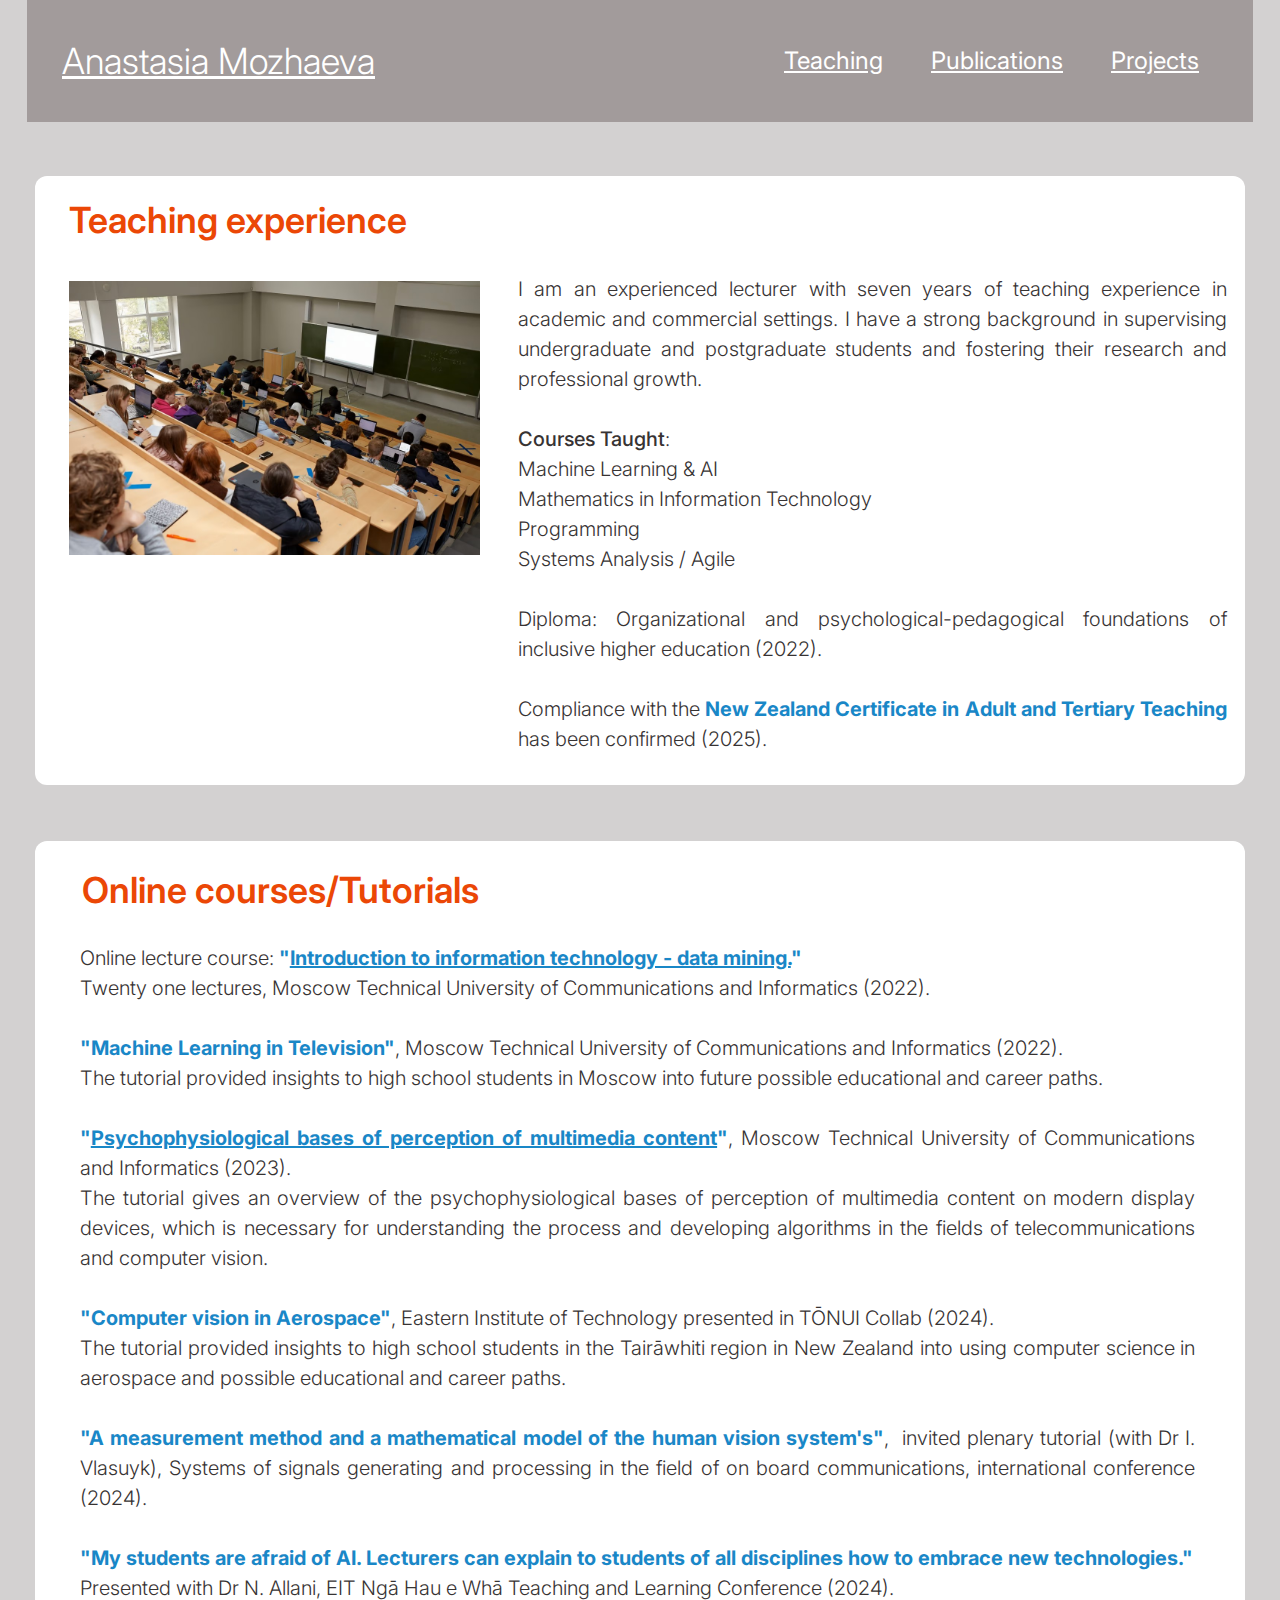
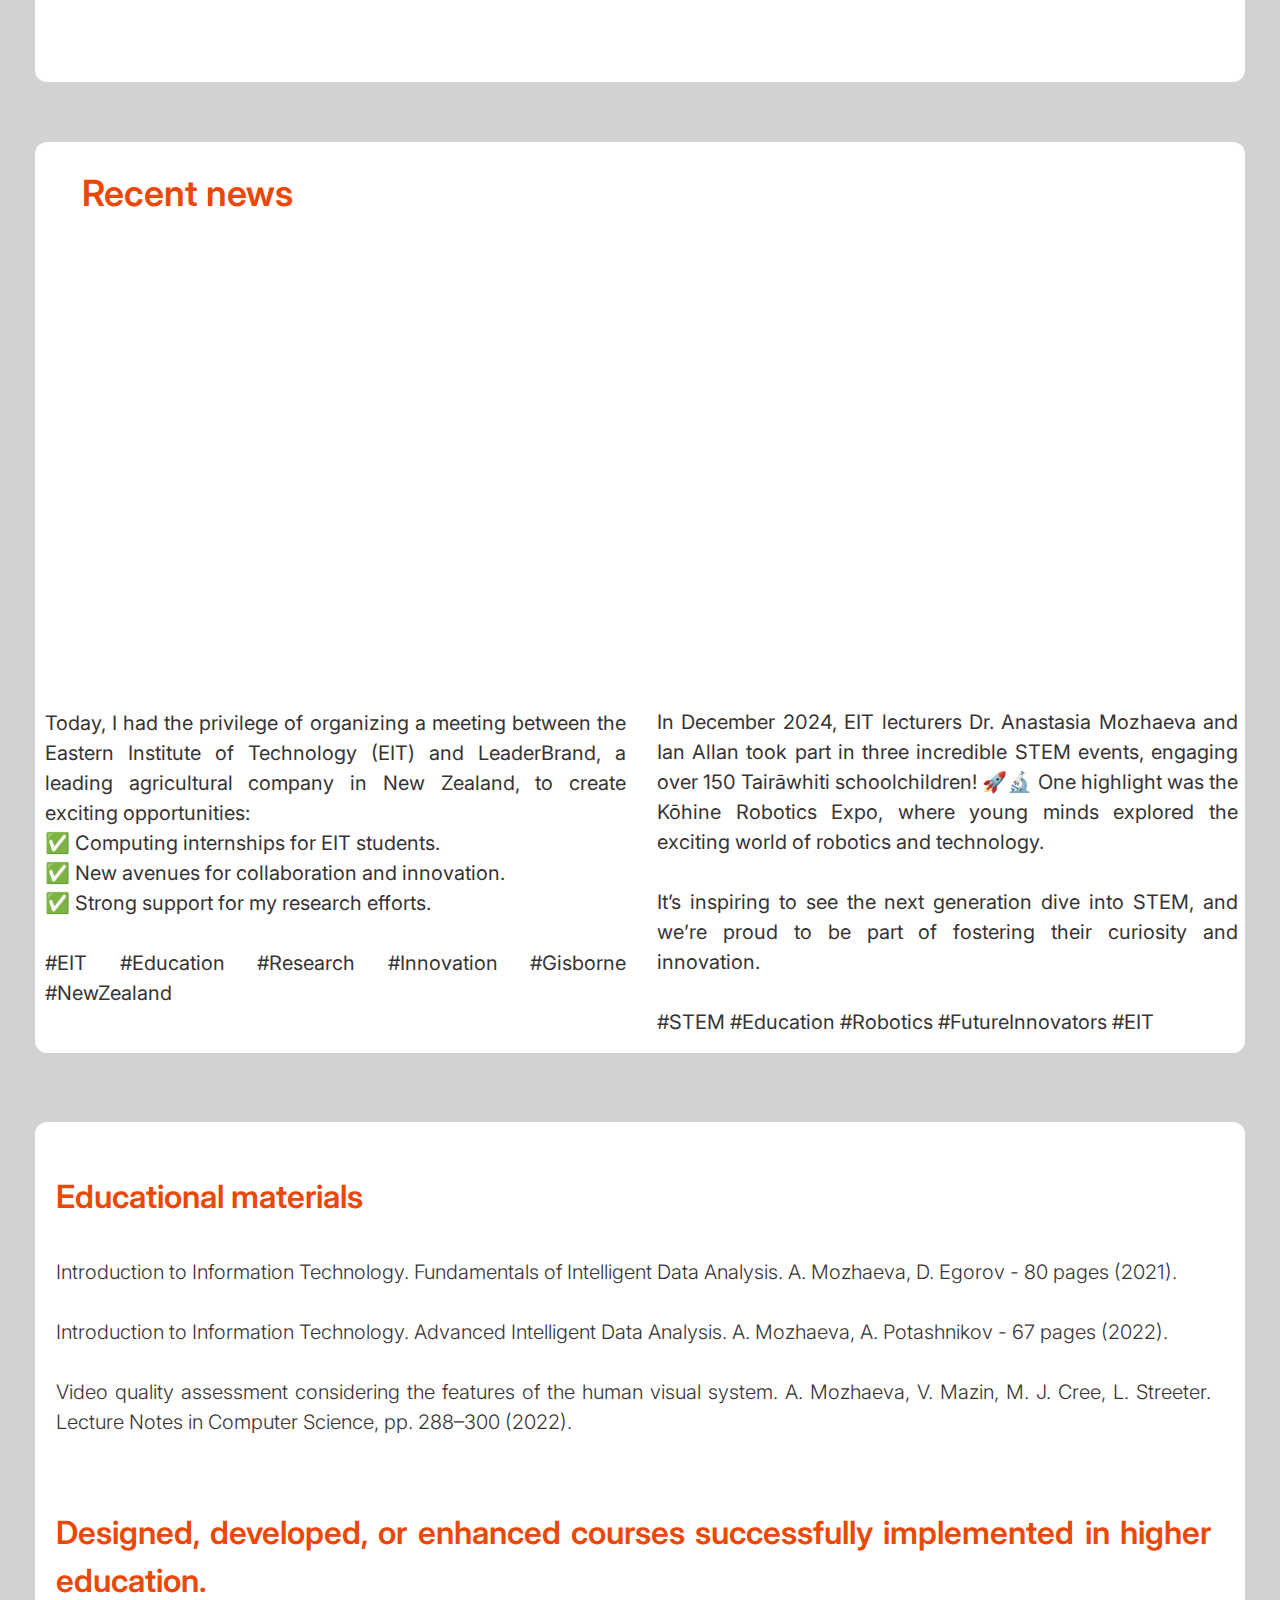
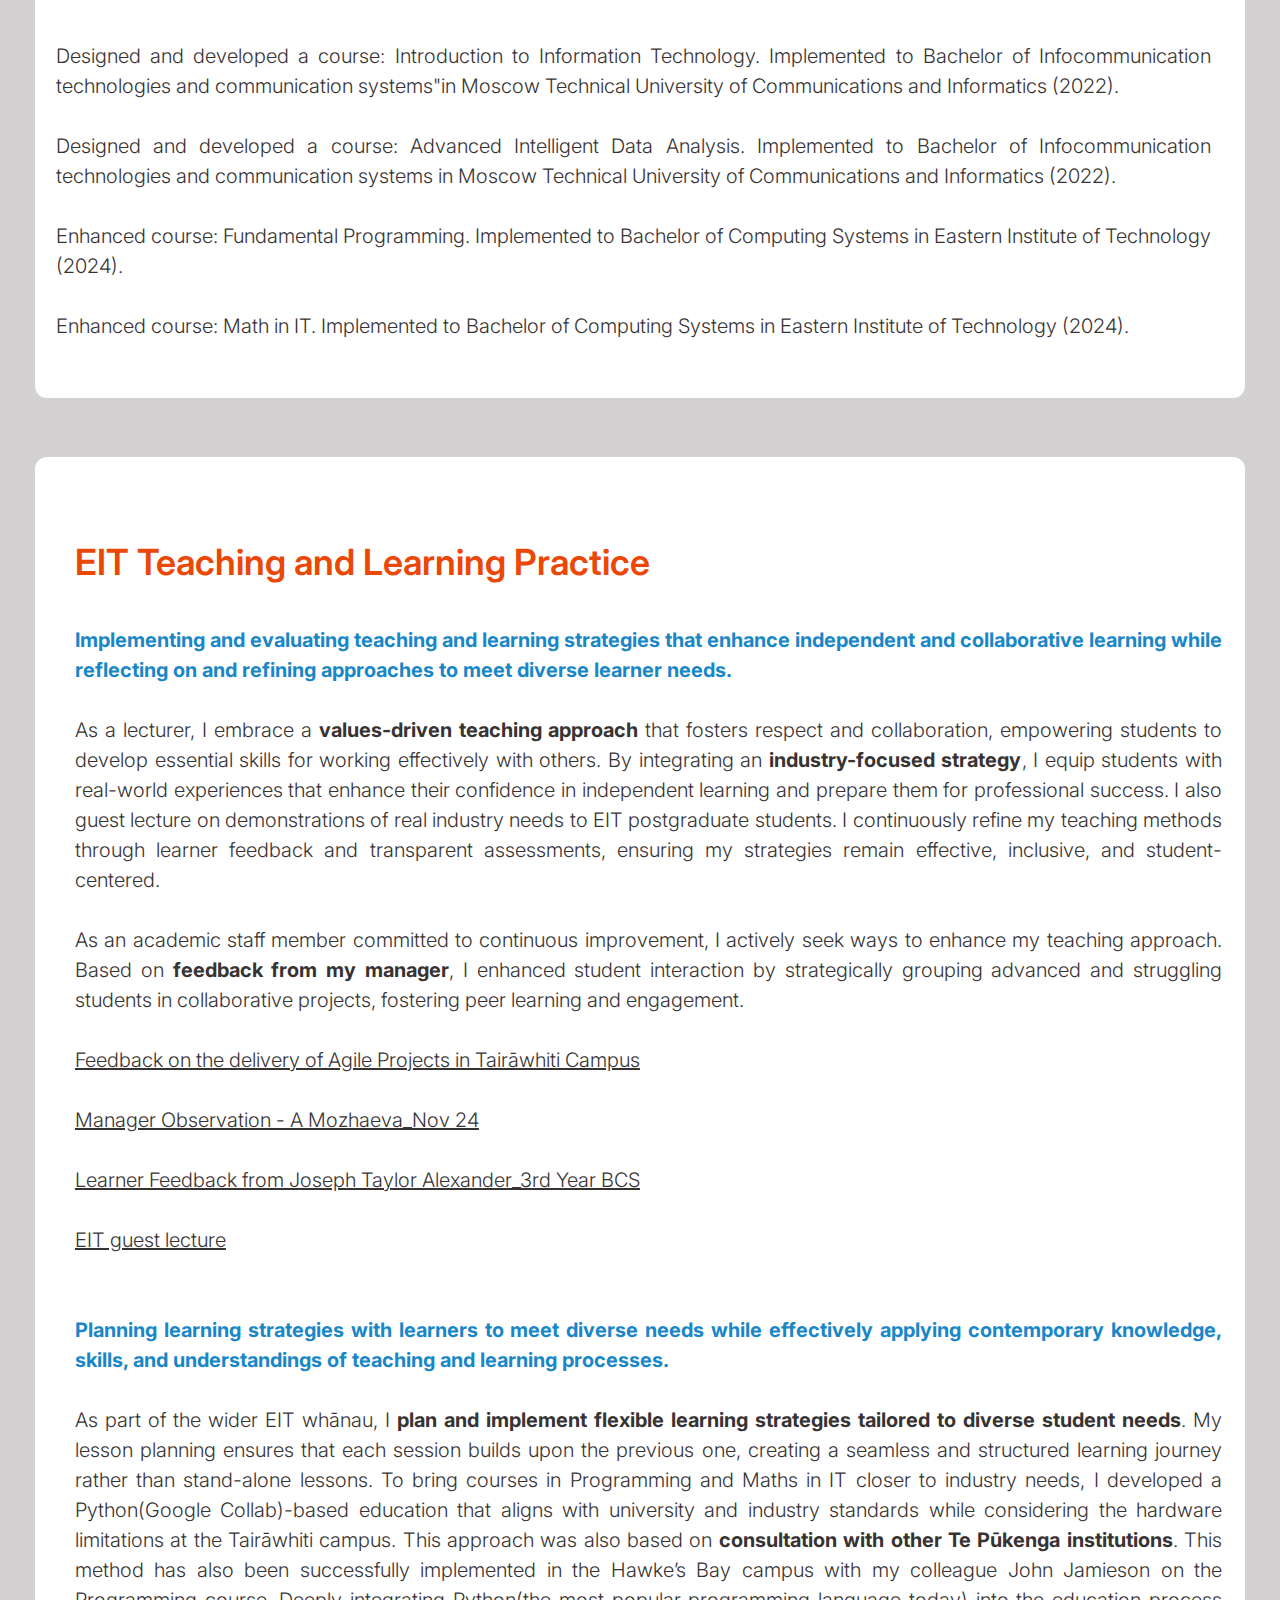
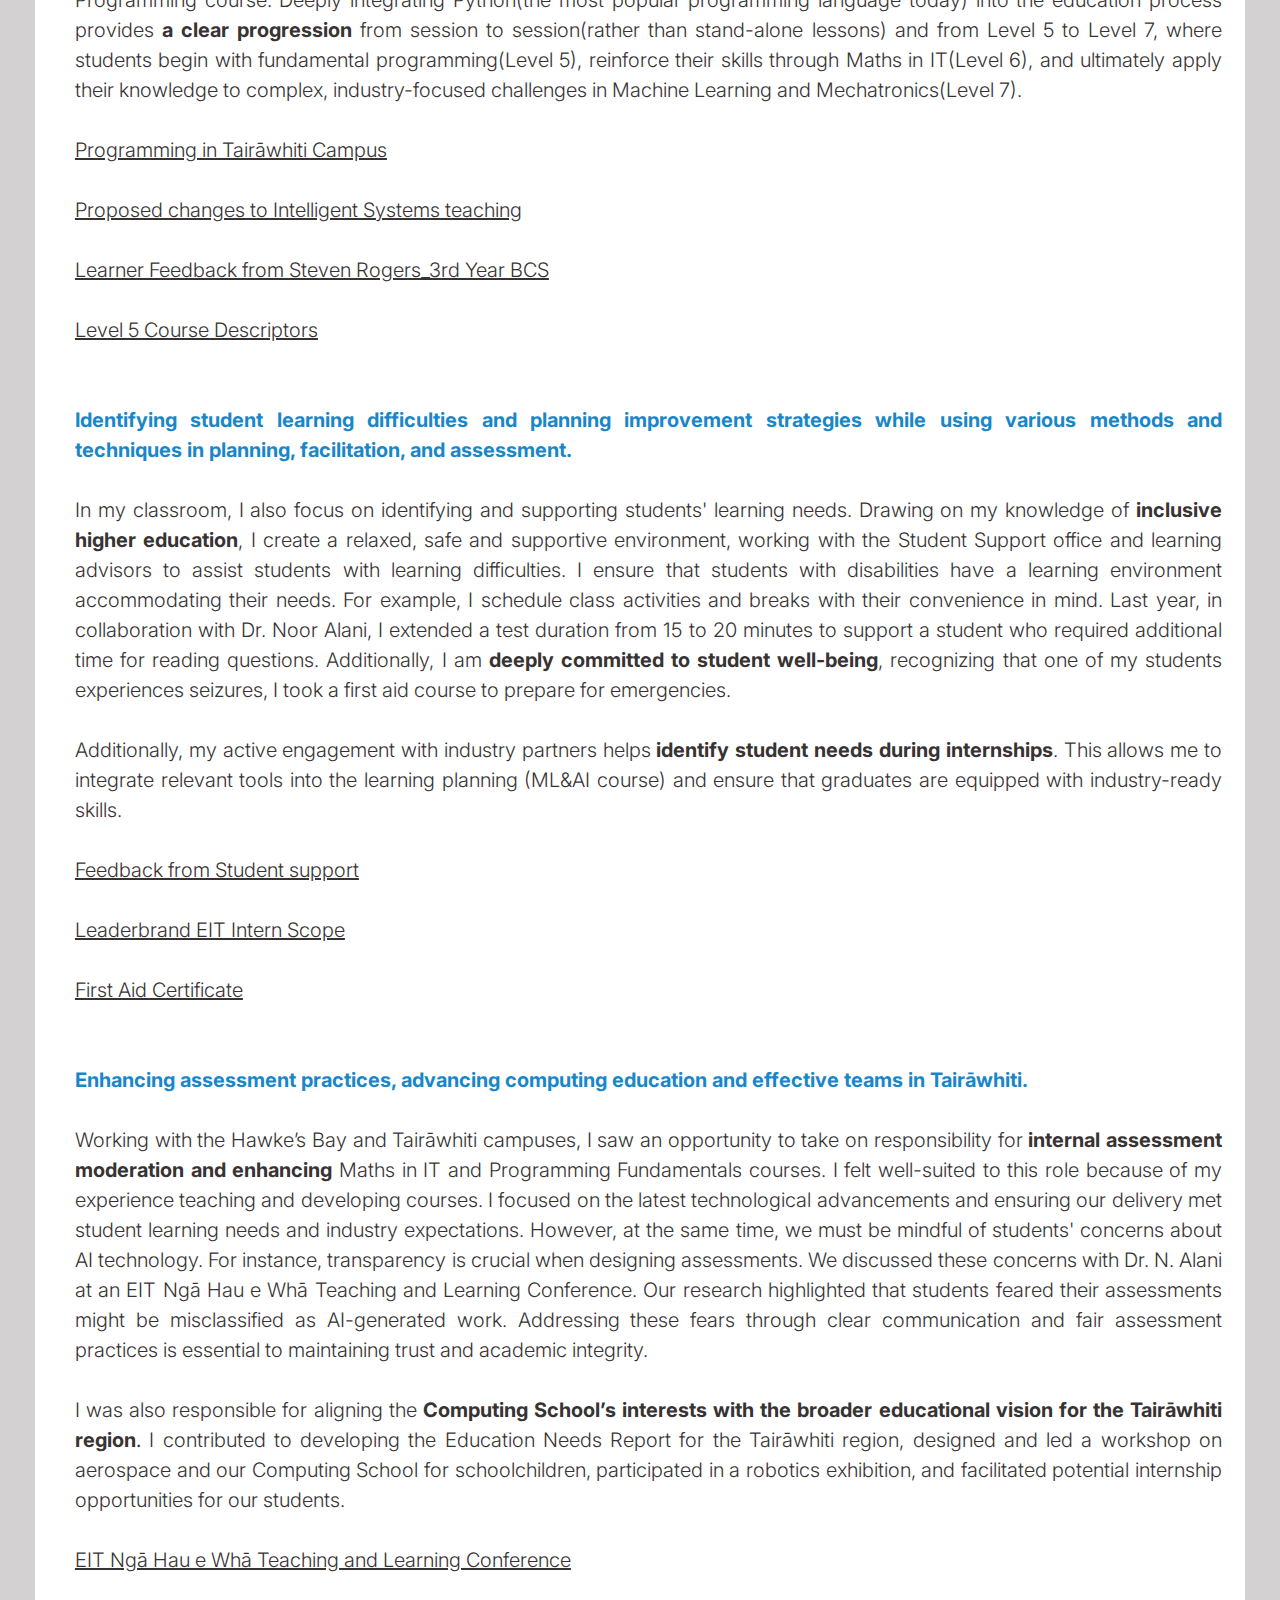
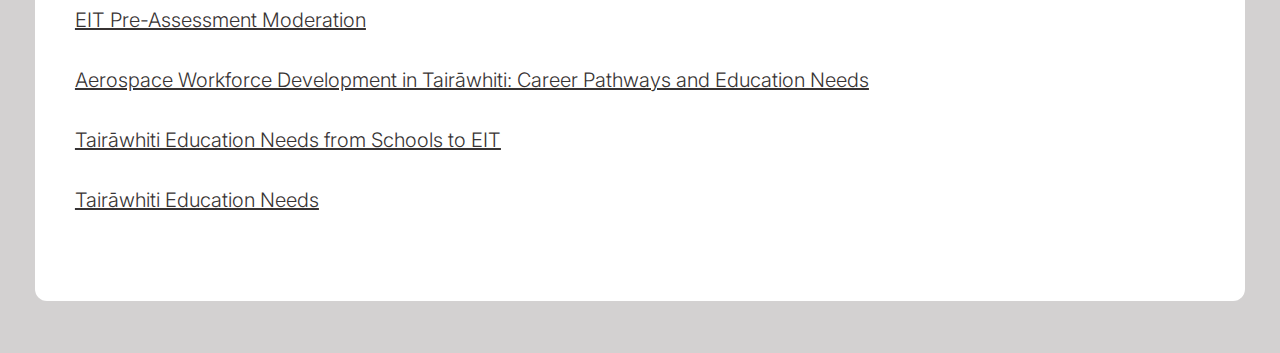
<file: teaching.html>
<!DOCTYPE html>
<!-- This site was created by Dr Anastasia Mozhaeva -->
<html lang="en" xml:lang="en">
  
<head>
  <meta charset="UTF-8">
  <title>Anastasia Mozhaeva - Computing Lecturer & Researcher</title>
  <meta name="viewport" content="width=device-width, initial-scale=1.0">
  <link rel="canonical" href="https://anastasiamozz.github.io/EIT/">
  <meta name="description" content="Created by Dr Anastasia Mozhaeva">
  <!-- Preload critical images -->
  <link rel="preload" href="image/I1.jpg" as="image">

  <meta property="og:url" content="https://anastasiamozz.github.io/EIT/">
  <meta property="og:type" content="website">
  <meta property="og:description" content="Created by Dr Anastasia Mozhaeva">
  <meta property="og:image:type" content="image/jpeg">
  <meta property="og:image:width" content="1200">
  <meta property="og:image:height" content="630">
  <meta property="og:image" content="https://github.com/anastasiamozz/EIT/blob/main/image/I1.jpg">


  <link rel="preconnect" href="https://fonts.googleapis.com">
  <link rel="preconnect" href="https://fonts.gstatic.com" crossorigin>
  <link href="https://fonts.googleapis.com/css2?family=Inter:wght@300;400;500;600&display=swap" rel="stylesheet">
  
  <!-- This site was created by Dr A.Mozhaeva -->
  <script>
    window.F2W_REACTIONS=(()=>{const n=[];return{}})(),
    window.F2W_VARIABLES={"--Spacing-M":48},
    window.F2W_COLLECTION_VARS={"variable-collection":{"mode 1":{"--Spacing-M":48}}},
    window.F2W_COLLECTION_MODE_BPS={},
    window.F2W_COLOR_SCHEMES=void 0,
    window.F2W_LANGUAGES=void 0;
  </script>


<script>var Ue=Object.defineProperty,Ke=Object.defineProperties,Ye=Object.getOwnPropertyDescriptors,H=Object.getOwnPropertySymbols,oe=Object.prototype.hasOwnProperty,ie=Object.prototype.propertyIsEnumerable,re=(r,n,o)=>n in r?Ue(r,n,{enumerable:!0,configurable:!0,writable:!0,value:o}):r[n]=o,w=(r,n)=>{for(var o in n||(n={}))oe.call(n,o)&&re(r,o,n[o]);if(H)for(var o of H(n))ie.call(n,o)&&re(r,o,n[o]);return r},V=(r,n)=>Ke(r,Ye(n)),se=(r,n)=>{var o={};for(var i in r)oe.call(r,i)&&n.indexOf(i)<0&&(o[i]=r[i]);if(r!=null&&H)for(var i of H(r))n.indexOf(i)<0&&ie.call(r,i)&&(o[i]=r[i]);return o},ae=(r,n,o)=>new Promise((i,l)=>{var a=p=>{try{c(o.next(p))}catch(f){l(f)}},d=p=>{try{c(o.throw(p))}catch(f){l(f)}},c=p=>p.done?i(p.value):Promise.resolve(p.value).then(a,d);c((o=o.apply(r,n)).next())});function I(r,n){return Math.round(r*n)/n}function q(r,n,o,i){let l=(r+(i||"")).toString().includes("%");if(typeof r=="string"?[r,n,o,i]=r.match(/(0?\.?\d+)%?\b/g).map(a=>Number(a)):i!==void 0&&(i=Number.parseFloat(i)),typeof r!="number"||typeof n!="number"||typeof o!="number"||r>255||n>255||o>255)throw new TypeError("Expected three numbers below 256");if(typeof i=="number"){if(!l&&i>=0&&i<=1)i=Math.round(255*i);else if(l&&i>=0&&i<=100)i=Math.round(255*i/100);else throw new TypeError(`Expected alpha value (${i}) as a fraction or percentage`);i=(i|256).toString(16).slice(1)}else i="";return(o|n<<8|r<<16|1<<24).toString(16).slice(1)+i}function F(r){return r.filter(le)}function le(r){return r!=null}function $(r){console.warn(r)}function W(r){return typeof r=="object"&&r.type==="VARIABLE_ALIAS"}function qe(r){if("a"in r){let o=I(r.a,100);if(o!==1)return`rgba(${r.r},${r.g},${r.b},${o})`}let n=q(r.r,r.g,r.b);return n[0]===n[1]&&n[2]===n[3]&&n[4]===n[5]?`#${n[0]}${n[2]}${n[4]}`:`#${n}`}function Ze(r){let{r:n,g:o,b:i,a:l=1}=r;return{r:I(n*255,1),g:I(o*255,1),b:I(i*255,1),a:l}}function R(r){return`${I(r,10)}px`}function Z(r){return`${I(r,10)}%`}function ue(r){switch(typeof r){case"object":if(W(r))return`var(${r.id})`;if("r"in r)return qe(Ze(r));case"string":case"number":case"boolean":default:return String(r)}}function z(r){return"T"+r}function Q(r,n,o){let i=Object.entries(n);if(!i.length)return"";let l=[r+" {",...i.filter(([,a])=>a!==void 0&&a!=="").map(([a,d])=>`  ${a}: ${d};`),"}"];return o&&(l=l.map(a=>o+a)),l.join(`
`)}var Je={padding:"0",margin:"0"},et={a:{color:"inherit","text-decoration":"inherit"},input:{border:"none",font:"inherit",outline:"none","background-color":"inherit"},button:{"border-style":"none",width:"auto",overflow:"visible",background:"transparent",font:"inherit","background-color":"inherit","line-height":"normal",color:"inherit"},textarea:{font:"inherit","background-color":"inherit"},select:{font:"inherit","background-color":"inherit"},img:{display:"block"},picture:{display:"block"},video:{display:"block"},canvas:{display:"block"},svg:{display:"block"}},sn=Q("*",Je)+Object.entries(et).map(([r,n])=>Q(r,n)).join(`
`),de=["appear","mousedown","mouseenter","mouseleave","mouseup","timeout","click","press","drag","keydown","hover"];function ce(r,n,o){if(o.direction==="LEFT"){if(n==="BOTTOM_LEFT"||n==="TOP_LEFT")return[{eltId:r,props:[{key:"left",from:"100%",to:"0%"}]}];if(n==="BOTTOM_RIGHT"||n==="TOP_RIGHT")return[{eltId:r,props:[{key:"translate",from:"100% 0px",to:"0px 0px"}]}];{let i=n==="CENTER"?"-50%":"0px";return[{eltId:r,props:[{key:"left",from:"100%",to:"50%"},{key:"translate",from:`0px ${i}`,to:`-50% ${i}`}]}]}}else if(o.direction==="RIGHT"){if(n==="BOTTOM_LEFT"||n==="TOP_LEFT")return[{eltId:r,props:[{key:"translate",from:"-100% 0px",to:"0px 0px"}]}];if(n==="BOTTOM_RIGHT"||n==="TOP_RIGHT")return[{eltId:r,props:[{key:"right",from:"100%",to:"0px"}]}];{let i=n==="CENTER"?"-50%":"0px";return[{eltId:r,props:[{key:"left",from:"0px",to:"50%"},{key:"translate",from:`-100% ${i}`,to:`-50% ${i}`}]}]}}else if(o.direction==="TOP")if(n==="BOTTOM_LEFT"||n==="BOTTOM_RIGHT"||n==="BOTTOM_CENTER"){let i=n==="BOTTOM_CENTER"?"-50%":"0px";return[{eltId:r,props:[{key:"translate",from:`${i} 100%`,to:`${i} 0px`}]}]}else return n==="TOP_LEFT"||n==="TOP_RIGHT"||n==="TOP_CENTER"?[{eltId:r,props:[{key:"top",from:"100%",to:"0px"}]}]:[{eltId:r,props:[{key:"top",from:"100%",to:"50%"},{key:"translate",from:"-50% 0%",to:"-50% -50%"}]}];else if(o.direction==="BOTTOM"){if(n==="BOTTOM_LEFT"||n==="BOTTOM_RIGHT"||n==="BOTTOM_CENTER")return[{eltId:r,props:[{key:"bottom",from:"100%",to:"0px"}]}];if(n==="TOP_LEFT"||n==="TOP_RIGHT"||n==="TOP_CENTER"){let i=n==="TOP_CENTER"?"-50%":"0px";return[{eltId:r,props:[{key:"translate",from:`${i} -100%`,to:`${i} 0px`}]}]}else return[{eltId:r,props:[{key:"top",from:"0px",to:"50%"},{key:"translate",from:"-50% -100%",to:"-50% -50%"}]}]}else console.warn("Unsupported transition:",o);return[]}function G(r){if(r)return(...n)=>{if(!r)return;let o=r;return r=void 0,o(...n)}}var tt=r=>r instanceof HTMLElement||r instanceof SVGElement;function nt(r,n){if(!r.parentElement)return;let o=new MutationObserver(i=>{for(let l of i.filter(a=>a.type==="childList"))for(let a of l.removedNodes)a===r&&(n?.(),o.disconnect())});o.observe(r.parentElement,{childList:!0})}function _(r,n){let o=new MutationObserver(i=>{for(let l of i.filter(a=>a.type==="childList"))for(let a of l.addedNodes)tt(a)&&a.matches(r)&&nt(a,n(a))});return o.observe(document,{childList:!0,subtree:!0}),()=>o.disconnect()}var pe=new Set(["youtube-video","vimeo-video","spotify-audio","jwplayer-video","videojs-video","wistia-video","cloudflare-video","hls-video","shaka-video","dash-video"]);function rt(r){return pe.has(r.tagName.toLowerCase())||r.tagName==="VIDEO"}function ot(r){if(r.tagName!=="IFRAME")return!1;let n=r.src;return(n.includes("youtube.com")||n.includes("youtube-nocookie.com"))&&n.includes("enablejsapi=1")}var D=class{constructor(r){this.iframe=r,this.info={},this.messageListener=null,this.loaded=new Promise(n=>{let o=()=>{this.iframe.removeEventListener("load",o),setTimeout(()=>{this.requestYoutubeListening()})};this.iframe.addEventListener("load",o),this.messageListener=i=>{if(i.source===this.iframe.contentWindow&&i.data){let l;try{l=JSON.parse(i.data)}catch(a){console.error("YoutubeController messageListener",a);return}l.event==="onReady"&&this.iframe.removeEventListener("load",o),l.info&&(Object.assign(this.info,l.info),n(!0))}},window.addEventListener("message",this.messageListener),this.requestYoutubeListening()})}sendYoutubeMessage(r){return ae(this,arguments,function*(n,o=[]){var i;yield this.loaded,(i=this.iframe.contentWindow)==null||i.postMessage(JSON.stringify({event:"command",func:n,args:o}),"*")})}requestYoutubeListening(){var r;(r=this.iframe.contentWindow)==null||r.postMessage(JSON.stringify({event:"listening"}),"*")}get muted(){return this.info.muted}get volume(){return this.info.volume}set muted(r){r?this.sendYoutubeMessage("mute"):this.sendYoutubeMessage("unMute")}get currentTime(){return this.info.currentTime}set currentTime(r){this.sendYoutubeMessage("seekTo",[r,!0])}get paused(){return this.info.playerState===2}play(){this.sendYoutubeMessage("playVideo")}pause(){this.sendYoutubeMessage("pauseVideo")}static from(r){return r.f2w_yt_controller||(r.f2w_yt_controller=new D(r))}};function M(r){if(rt(r))return r;if(ot(r))return D.from(r)}function fe(r){let n=M(r);return n?()=>(n.muted=!n.muted,()=>{n.muted=!n.muted}):()=>console.warn("Video element not recognized",r)}function me(r){let n=M(r);return n?()=>(n.muted=!0,()=>{n.muted=!1}):()=>console.warn("Video element not recognized",r)}function ge(r){let n=M(r);return n?()=>(n.muted=!1,()=>{n.muted=!0}):()=>console.warn("Video element not recognized",r)}function ye(r){let n=M(r);return n?()=>(n.play(),()=>n.pause()):()=>console.warn("Video element not recognized",r)}function Ee(r){let n=M(r);return n?()=>(n.pause(),()=>n.play()):()=>console.warn("Video element not recognized",r)}function he(r){let n=M(r);return n?()=>(n.paused?n.play():n.pause(),()=>{n.paused?n.play():n.pause()}):()=>console.warn("Video element not recognized",r)}function xe(r,n){let o=M(r);return o?()=>{o.currentTime=n}:()=>console.warn("Video element not recognized",r)}function be(r,n){let o=M(r);return o?()=>(o.currentTime+=n,()=>{o.currentTime-=n}):()=>console.warn("Video element not recognized",r)}function Te(r,n){let o=M(r);return o?()=>(o.currentTime-=n,()=>{o.currentTime+=n}):()=>console.warn("Video element not recognized",r)}function Ne(){let r=navigator.userAgent;return r.includes("Safari")&&!r.includes("Chrome")}function ve(r){return r==="absolute"||r==="fixed"}var it=Ne();function U(r,n,o){r.animate(w({},n),{pseudoElement:o,iterations:1,duration:0,fill:"forwards"})}function J(r){return Object.fromEntries(r.map(n=>[n.camelKey,[n.from,n.to]]))}function K(r,n,o,i,l){let a=r.parentElement,d=getComputedStyle(r),c=getComputedStyle(a).display,p=c.endsWith("flex")||c.endsWith("grid"),f=ve(d.position),h=n.map(s=>V(w({},s),{camelKey:s.key.startsWith("--")?s.key:s.key.replace(/-([a-z])/g,(E,T)=>T.toUpperCase())})),A={},b=h.filter(s=>s.pseudo?!1:s.key.startsWith("--f2w-attr-")?(A[s.key.slice(11)]=s.to,!1):!0),u=J(b),x=J(h.filter(s=>s.pseudo==="::before")),C=J(h.filter(s=>s.pseudo==="::after")),m;u.display&&(u.display[0]==="none"?r.style.display=String(u.display[1]):u.display[1]==="none"&&p&&!f&&(r.style.display="none"),m=String(u.display[1]),delete u.display),it&&(Ce(r,u,"overflow"),Ce(r,u,"rowGap","gridRowGap"));let v=+getComputedStyle(r).getPropertyValue("--f2w-order");if(u["--f2w-order"]){let s=u["--f2w-order"][1];v=s===void 0?NaN:+s,isNaN(v)||r.style.setProperty("--f2w-order",String(v)),delete u["--f2w-order"]}if(isNaN(v)||l.add(a),u["--f2w-img-src"]){let s=r.f2w_image_lazy_loader,E=u["--f2w-img-src"][1];s||(r.f2w_image_lazy_loader=s=new Image,s.decoding="sync",s.onload=()=>{r.decoding="sync",r.setAttribute("src",E),delete r.f2w_image_lazy_loader}),s.src=E,delete u["--f2w-img-src"]}u.$innerHTML&&(r.innerHTML=String(u.$innerHTML[1]),delete u.$innerHTML);for(let[s,E]of Object.entries(A))r.setAttribute(s,String(E));if(u.left&&u.right){if(u.left[1]==="revert"&&u.right[0]==="revert"){let{right:s}=a.getBoundingClientRect(),{right:E}=r.getBoundingClientRect(),T=R(s-E);U(r,{left:"revert",right:T}),delete u.left,u.right[0]=T}else if(u.left[0]==="revert"&&u.right[1]==="revert"){let{left:s}=a.getBoundingClientRect(),{left:E}=r.getBoundingClientRect(),T=R(E-s);U(r,{right:"revert",left:T}),delete u.right,u.left[0]=T}}if(u.top&&u.bottom){if(u.top[1]==="revert"&&u.bottom[0]==="revert"){let{bottom:s}=a.getBoundingClientRect(),{bottom:E}=r.getBoundingClientRect(),T=R(s-E);U(r,{top:"revert",bottom:T}),delete u.top,u.bottom[0]=T}else if(u.top[0]==="revert"&&u.bottom[1]==="revert"){let{top:s}=a.getBoundingClientRect(),{top:E}=r.getBoundingClientRect(),T=R(E-s);U(r,{bottom:"revert",top:T}),delete u.bottom,u.top[0]=T}}u.backgroundImage&&b.filter(s=>s.key.startsWith("background-")).forEach(s=>{r.style.setProperty(s.key,String(s.to)),delete u[s.camelKey]});for(let[s,E]of[["before",x],["after",C]])E.display&&(E.display[1]==="none"?(r.classList.remove(s+"-visible"),r.classList.add(s+"-hidden")):(r.classList.remove(s+"-hidden"),r.classList.add(s+"-visible")));let g=(s,E,T=!1)=>{if(!(!T&&!Object.keys(s).length))return r.animate(w({easing:o},s),{pseudoElement:E,iterations:1,duration:i,fill:"both"})},y=g(u,void 0,!!m);m&&y.finished.then(()=>{r.style.display=m}),g(x,"::before"),g(C,"::after")}var Ce=(r,n,...o)=>{let i=o.find(l=>l in n);!i||(r.style[o[0]]=String(n[i][1]),delete n[i])},Pe=()=>window.F2W_REACTIONS,j=()=>window.F2W_VARIABLES,st=()=>window.F2W_COLLECTION_MODE_BPS,Oe=r=>{var n,o;return(o=(n=window.F2W_COLLECTION_VARS)==null?void 0:n[r])!=null?o:{}},at=(r,n)=>Oe(r)[n];function _e(r,n){j()[r]=n;let o=ue(n);document.body.style.setProperty(r,o);let i=`data${r.slice(1)}`;document.body.hasAttribute(i)&&document.body.setAttribute(i,o),document.dispatchEvent(new CustomEvent("f2w-set-variable",{detail:{id:r,value:n,str:o}}))}function X(r,n){var o;document.body.setAttribute(`data-${r}`,n);let i=(o=at(r,n))!=null?o:{};for(let[l,a]of Object.entries(i))_e(l,a)}function lt(r,n){X(r,n),ke(r,n)}function ke(r,n){var o,i;if((o=window.F2W_COLOR_SCHEMES)!=null&&o.includes(r))localStorage?.setItem(We,n);else if((i=window.F2W_LANGUAGES)!=null&&i.includes(r)){localStorage?.setItem(ze,n);let l=Array.from(document.head.querySelectorAll('link[rel="alternate"]')).find(a=>a.hreflang===n);l&&history.replaceState(null,"",new URL(l.href).pathname)}}function N(r){return typeof r=="number"?r:typeof r=="boolean"?r?1:0:typeof r=="string"?parseFloat(r):0}function O(r){return String(r)}function S(r){return typeof r=="string"?r==="true":!!r}function B(r,n){var o,i;if(r===void 0)return!1;if(W(r))return B(j()[r.id]);if(typeof r=="object"&&"expressionArguments"in r){let l=r.expressionArguments.map(d=>d.value).filter(d=>d!==void 0).map(d=>B(d,n)),a=(i=(o=r.expressionArguments[0])==null?void 0:o.resolvedType)!=null?i:"STRING";switch(r.expressionFunction){case"ADDITION":return a==="FLOAT"?l.map(N).reduce((d,c)=>d+c):l.map(O).reduce((d,c)=>d+c);case"SUBTRACTION":if(l.length!==2)throw new Error("Invalid expression");return N(l[0])-N(l[1]);case"DIVISION":if(l.length!==2)throw new Error("Invalid expression");return N(l[0])/N(l[1]);case"MULTIPLICATION":return l.map(N).reduce((d,c)=>d*c);case"NEGATE":if(l.length!==1)throw new Error("Invalid expression");return-N(l[0]);case"GREATER_THAN":if(l.length!==2)throw new Error("Invalid expression");return N(l[0])>N(l[1]);case"GREATER_THAN_OR_EQUAL":if(l.length!==2)throw new Error("Invalid expression");return N(l[0])>=N(l[1]);case"LESS_THAN":if(l.length!==2)throw new Error("Invalid expression");return N(l[0])<N(l[1]);case"LESS_THAN_OR_EQUAL":if(l.length!==2)throw new Error("Invalid expression");return N(l[0])<=N(l[1]);case"EQUALS":if(l.length!==2)throw new Error("Invalid expression");return a==="FLOAT"?N(l[0])===N(l[1]):a==="BOOLEAN"?S(l[0])===S(l[1]):O(l[0])===O(l[1]);case"NOT_EQUAL":if(l.length!==2)throw new Error("Invalid expression");return a==="FLOAT"?N(l[0])!==N(l[1]):a==="BOOLEAN"?S(l[0])!==S(l[1]):O(l[0])!==O(l[1]);case"AND":if(l.length!==2)throw new Error("Invalid expression");return S(l[0])&&S(l[1]);case"OR":if(l.length!==2)throw new Error("Invalid expression");return S(l[0])||S(l[1]);case"NOT":if(l.length!==1)throw new Error("Invalid expression");return!S(l[0]);case"VAR_MODE_LOOKUP":default:return console.warn(`Expression not implemented yet: ${r.expressionFunction}`),!1}}else return r}function te(r,n,o){let i=r.map(l=>ut(l,n,o));return(l,a)=>{let d=i.map(c=>c(l,a)).filter(c=>!!c);if(d.length)return(c,p)=>d.forEach(f=>f(c,p))}}function ut(r,n,o){for(;r.type==="ALIAS";)r=Pe()[r.alias];let i=dt(r,n,o);return l=>{if(r.type!=="ANIMATE"&&o==="drag"){let a=l.detail;if(!a.handled)return a.handled=!0,i(l)}if(!L){if(r.type==="ANIMATE"&&r.rootId){let a=document.getElementById(r.rootId);if(a!=null&&a.parentElement){let d=G(i(l));if(d){let c=a?.parentElement;for(;c&&((c.f2w_reset||(c.f2w_reset=[])).push(d),c=c.parentElement,c?.tagName!=="BODY"););}return d}}return i(l)}}}function dt(action,bound,trigger){var e,t;switch(action.type){case"BACK":return()=>{var r;return((r=window.F2W_PREVIEW_BACK)!=null?r:history.back)()};case"JS":return()=>eval(action.code);case"URL":return()=>{action.openInNewTab?window.open(action.url,"_blank"):window.F2W_PREVIEW_NAVIGATE?window.F2W_PREVIEW_NAVIGATE(action.url):location.assign(action.url)};case"SET_VARIABLE":let{variableId,variableValue}=action;if(variableId&&variableValue?.value!==void 0)return()=>_e(variableId,B(variableValue.value,variableId));break;case"SET_VARIABLE_MODE":let{variableCollectionName,variableModeName}=action;if(variableCollectionName&&variableModeName)return()=>lt(variableCollectionName,variableModeName);break;case"CONDITIONAL":let blocks=action.conditionalBlocks.map(r=>{let n=te(r.actions,bound,trigger),{condition:o}=r;return{test:o?()=>S(B(o.value)):()=>!0,run:n}});return()=>{let r=[];for(let n of blocks)if(n.test()){let o=n.run();o&&r.push(o);break}if(r.length)return n=>r.forEach(o=>o(n))};case"KEY_CONDITION":let run=te(action.actions,bound,trigger),keyCode=action.keyCodes[0],shiftKey=action.keyCodes.slice(1).includes(16),ctrlKey=action.keyCodes.slice(1).includes(17),altKey=action.keyCodes.slice(1).includes(18),metaKey=action.keyCodes.slice(1).includes(91);return r=>{if(r instanceof KeyboardEvent){if(r.keyCode!==keyCode||r.ctrlKey!==ctrlKey||r.altKey!==altKey||r.metaKey!==metaKey||r.shiftKey!==shiftKey)return;r.preventDefault(),r.stopPropagation(),run(r)}};case"CLOSE_OVERLAY":{if(action.self)return r=>{var n,o;return(o=(n=r?.target)==null?void 0:n.f2w_close)==null?void 0:o.call(n)};if(action.overlayId){let r=document.getElementById(action.overlayId);if(!r)break;return()=>{var n;return(n=r.f2w_close)==null?void 0:n.call(r)}}break}case"SCROLL_TO":if(!action.destinationId)break;let elt=document.getElementById(action.destinationId);if(!elt)break;return r=>{var n;r?.currentTarget instanceof HTMLAnchorElement&&r?.preventDefault(),elt.scrollIntoView({behavior:(n=action.transition)!=null&&n.type?"smooth":"instant"})};case"OVERLAY":if(!action.destinationId)break;let overlay=document.getElementById(action.destinationId);if(!overlay)break;let modal=Array(...overlay.children).find(r=>r.tagName!=="TEMPLATE");if(!modal)break;let{transition,overlayPositionType,overlayRelativePosition}=action,duration=Math.round(1e3*((e=transition?.duration)!=null?e:0)),animations=[{eltId:action.destinationId,props:[{key:"visibility",from:"hidden",to:"visible"},{key:"opacity",from:"0",to:"1"}]}];return overlayPositionType==="MANUAL"?()=>{var r,n,o;if(trigger==="hover"){let d=(r=bound.f2w_mouseleave_remove)==null?void 0:r.call(bound);if(d){let c=p=>{Se(p,bound)&&Se(p,modal)&&(d(),document.removeEventListener("mousemove",c))};document.addEventListener("mousemove",c)}}let i=animations.slice(0),l=R(bound.getBoundingClientRect().left+((n=overlayRelativePosition?.x)!=null?n:0)),a=R(bound.getBoundingClientRect().top+((o=overlayRelativePosition?.y)!=null?o:0));return modal.style.setProperty("left",l),modal.style.setProperty("top",a),transition?.type==="MOVE_IN"&&(transition.direction==="LEFT"?i.push({eltId:modal.id,props:[{key:"left",from:"100%",to:l}]}):transition.direction==="RIGHT"?i.push({eltId:modal.id,props:[{key:"left",from:"0px",to:l},{key:"translate",from:"-100% 0px",to:"0px 0px"}]}):transition.direction==="TOP"?i.push({eltId:modal.id,props:[{key:"top",from:"100%",to:a}]}):transition.direction==="BOTTOM"&&i.push({eltId:modal.id,props:[{key:"top",from:"0px",to:a},{key:"translate",from:"0px -100%",to:"0px 0px"}]})),ee(i,transition?.easing,duration,bound,trigger,`${trigger}(manual_overlay)`,overlay)()}:(transition?.type==="MOVE_IN"?animations.push(...ce(modal.id,overlayPositionType,transition)):transition!=null&&transition.type&&console.warn("Unsupported transition:",transition),ee(animations,transition?.easing,duration,bound,trigger,`${trigger}(overlay)`,overlay));case"ANIMATE":{let{animations:r,transition:n,rootId:o,reset:i}=action,l=Math.round(1e3*((t=n?.duration)!=null?t:0)),a=ee(r,n?.easing,l,bound,trigger,i?`${trigger}(+reset)`:trigger);return i&&o?(d,c)=>{let p=document.getElementById(o);if(p){let{f2w_reset:f}=p;f!=null&&f.length&&(delete p.f2w_reset,f.reverse().forEach(h=>h(void 0,!0)))}return a(d,c)}:a}case"UPDATE_MEDIA_RUNTIME":{if(!action.destinationId)break;let r=document.getElementById(action.destinationId);if(!r)break;switch(action.mediaAction){case"MUTE":return me(r);case"UNMUTE":return ge(r);case"TOGGLE_MUTE_UNMUTE":return fe(r);case"PLAY":return ye(r);case"PAUSE":return Ee(r);case"TOGGLE_PLAY_PAUSE":return he(r);case"SKIP_BACKWARD":return Te(r,action.amountToSkip);case"SKIP_FORWARD":return be(r,action.amountToSkip);case"SKIP_TO":return xe(r,action.newTimestamp)}}default:return()=>console.warn("Action not implemented yet: "+action.type)}return()=>{}}var Ae=9999;function ee(r,n="linear",o,i,l,a,d){return c=>{let p=r;d&&(document.body.parentElement.style.overflow="hidden",p=[{eltId:d.id,props:[{key:"z-index",from:0,to:Ae++}]},...p]);let f=k(p,n,o,i,l,a,c),h=G((A,b)=>{d&&(Ae--,document.body.parentElement.style.overflow=""),k(f,n,b?0:o,i,l,`${a}(revert)`)});return d&&(d.f2w_close=h),h}}var we=new Map;function k(r,n,o,i,l,a,d){var c,p,f;let h=[],A=new Set;if(l==="drag")return ct(r,n,o,i,d.detail),[];for(let{eltId:b,altId:u,props:x,reactions:C}of r){let m=document.getElementById(b);if(!m){let v=we.get(b);v&&(m=document.getElementById(v))}if(!m){$(`Can't find element for id: ${b}`);continue}if(u){let v=document.getElementById(u);if(!v){let s=document.getElementById(z(u));if(!s){$(`Can't find template for id: ${u}`);continue}v=((c=s.content)==null?void 0:c.cloneNode(!0)).querySelector("*")}let{f2w_mouseup:g}=m,y=(p=m.f2w_mouseleave_remove)==null?void 0:p.call(m);if(y&&He(v,y),g&&v.addEventListener("mouseup",g),(y||g)&&Be(v),Fe(v,!0,o),o)m.insertAdjacentElement("afterend",v),K(m,[{key:"display",from:getComputedStyle(m).display,to:"none"}],n,o,A),K(v,[{key:"opacity",from:0,to:"revert-layer"},{key:"display",from:"none",to:"revert-layer"}],n,o,A);else{m.parentElement.replaceChild(v,m);let s=document.getElementById(z(b));s||(s=document.createElement("template"),s.id=z(b),s.innerHTML=m.outerHTML,v.insertAdjacentElement("afterend",s)),we.set(b,v.id)}h.push({eltId:v.id,altId:m.id}),isNaN(+getComputedStyle(v).getPropertyValue("--f2w-order"))||A.add(v.parentElement)}else{let v=(x||[]).map(y=>{let s=Re(m,y.key,y.from),E=Re(m,y.key,y.to);return{key:y.key,pseudo:y.pseudo,from:s,to:E}}).filter(y=>y.from!==y.to);K(m,v,n,o,A),C&&(l!=="hover"&&((f=m.f2w_mouseleave_remove)==null||f.call(m)),C.forEach(y=>De(m,y.type,y.to,o)));let g={eltId:b,props:v.map(y=>{let s={key:y.key,from:y.to,to:y.from};return y.pseudo&&(s.pseudo=y.pseudo),s})};C&&(g.reactions=C.map(y=>({type:y.type,from:y.to,to:y.from}))),h.push(g)}}for(let b of A){let u=Array.from(b.children).map((C,m)=>({it:C,i:m})),x=!1;u.sort((C,m)=>{let v=+(getComputedStyle(C.it).getPropertyValue("--f2w-order")||"99999"),g=+(getComputedStyle(m.it).getPropertyValue("--f2w-order")||"99999");return v-g}).forEach((C,m)=>{x?b.appendChild(C.it):x=m!==C.i})}return h}function Be(r){let n=r;for(;n;)n.classList.remove("pointer-events-none"),n=n.parentElement}function ct(r,n,o,i,l){if(l.handled)return;let a=i.getBoundingClientRect(),d=k(r.filter(u=>u.props).map(({eltId:u,props:x})=>({eltId:u,props:x})),"linear",0,i,"click","drag_start(tmp)"),c=i.getBoundingClientRect(),p=c.left-a.left,f=c.top-a.top,h=Math.sqrt(p*p+f*f);k(d,"linear",0,i,"click","drag_start(tmp undo)");let{x:A,y:b}=ne(l.start,l.end);if(A>0&&p>0||A<0&&p<0||p===0&&(b>0&&f>0||b<0&&f<0)){l.handled=!0;let u=r.map(m=>{var v;return V(w({},m),{swapped:!1,props:(v=m.props)==null?void 0:v.map(g=>V(w({},g),{curr:g.from}))})}),x=m=>{let{x:v,y:g}=ne(m.start,m.end),y=(v*p+g*f)/h;return Math.max(0,Math.min(100,100*y/h))},C=m=>{m.end.preventDefault(),m.end.stopPropagation();let v=x(m);k(F(u.map(g=>{let y=g,{reactions:s}=y,E=se(y,["reactions"]);if(g.props)return V(w({},E),{props:g.props.map(T=>{let je=yt(T,v),Ge=T.curr;return T.curr=je,V(w({},T),{from:Ge,to:je})})});if(g.altId){if(v<50&&g.swapped)return g.swapped=!1,{altId:g.eltId,eltId:g.altId};if(v>=50&&!g.swapped)return g.swapped=!0,E}})),"linear",0,i,"click","dragging")};C(l),i.f2w_drag_listener=m=>{if(C(m),m.finished){let v=x(m);k(F(u.map(g=>{if(g.props){let y=v<50?void 0:g.reactions;return{eltId:g.eltId,props:g.props.map(s=>V(w({},s),{from:s.curr,to:v<50?s.from:s.to})),reactions:y}}if(g.altId){if(v<50&&g.swapped)return g.swapped=!1,{altId:g.eltId,eltId:g.altId};if(v>=50&&!g.swapped)return g.swapped=!0,g}})),n,o,i,"click","drag_end")}}}}function Re(r,n,o){return o!=="$current"?o:getComputedStyle(r).getPropertyValue(n)}function Fe(r,n=!1,o=0){for(let i of de)for(let l of pt(r,`[data-reaction-${i}]`,n))De(l,i,l.getAttribute(`data-reaction-${i}`),o)}function pt(r,n,o=!1){let i=[...r.querySelectorAll(n)];return o&&r.matches(n)&&i.unshift(r),i}function De(r,n,o="",i=0){var l;if(!o&&n!=="hover"){mt(r,n);return}let a=0;if(o[0]==="T"){let f=o.indexOf("ms");a=parseFloat(o.slice(1,f))||0,o=o.slice(f+3)}let d=Pe(),c=F(o.split(",").map(f=>d[f])),p=te(c,r,n);if(n==="timeout"){ft(r,()=>p(),a+i);return}if(Be(r),n==="press"){let f,h=()=>{f?.(),f=void 0};r.f2w_mouseup=h,Y(r,"mousedown",A=>{f?.(),f=p(A)},n,P(r,"mouseup",h))}else if(n==="drag")Y(r,"dragging",f=>{p(f)},n);else if(n==="hover"){let f,h=C=>{f||(f=G(p(C)))},A=(l=r.f2w_mouseleave_remove)==null?void 0:l.call(r),b=()=>{f?.(),f=void 0,A?.()},u=setTimeout(()=>{r.matches(":hover")&&h()},i),x=He(r,b,u);Y(r,"mouseenter",h,n,x)}else n==="keydown"&&!r.getAttribute("tabindex")&&r.setAttribute("tabindex","-1"),n==="appear"&&Et.observe(r),Y(r,n,f=>{n!=="keydown"&&f.stopPropagation(),a?setTimeout(()=>p(f),a):p(f)},n)}function He(r,n,o=0){let i=P(r,"mouseleave",n),l=()=>(i(),clearTimeout(o),r.f2w_mouseleave===n&&delete r.f2w_mouseleave,r.f2w_mouseleave_remove===l&&delete r.f2w_mouseleave_remove,n);return r.f2w_mouseleave=n,r.f2w_mouseleave_remove=l}function Se({clientX:r,clientY:n},o){let{top:i,left:l,right:a,bottom:d}=o.getBoundingClientRect();return r>a+2||r<l-2||n>d+2||n<i-2}function $e(r){return`f2w_cleanup_${r}`}function ft(r,n,o){var i;let l=setTimeout(n,o);(i=r.f2w_cleanup_timeout)==null||i.call(r),r.f2w_cleanup_timeout=()=>{delete r.f2w_cleanup_timeout,clearTimeout(l)}}function mt(r,n){var o;let i=$e(n);(o=r[i])==null||o.call(r)}function Y(r,n,o,i,...l){var a;let d=[...l,P(r,n,o)],c=$e(i);(a=r[c])==null||a.call(r),r[c]=()=>{delete r[c],d.forEach(p=>p())}}function P(r,n,o,i){let l=a=>{!r.isConnected||o(a)};return r.addEventListener(n,l,i),()=>{r.removeEventListener(n,l,i)}}var We="f2w-color-scheme",ze="f2w-lang";if(window.F2W_THEME_SWITCH=r=>{var n;return(n=window.F2W_COLOR_SCHEMES)==null?void 0:n.forEach(o=>X(o,r))},window.F2W_COLOR_SCHEMES){let r=matchMedia("(prefers-color-scheme: dark)").matches?"dark":"light",n=localStorage==null?void 0:localStorage.getItem(We);_("body",()=>{var o,i;let l=document.body.getAttribute("data-preview-theme"),a=(o=l??n)!=null?o:r;(i=window.F2W_THEME_SWITCH)==null||i.call(window,a)})}if(window.F2W_LANGUAGES){let r=localStorage==null?void 0:localStorage.getItem(ze);_("body",()=>{var n,o,i;let l=Array.from(document.head.querySelectorAll('link[rel="alternate"]'));l.length===0||l.some(d=>d.getAttribute("hreflang")==="x-default"&&d.getAttribute("href")===window.location.href)||(r=document.documentElement.lang);let a=(o=(n=document.head.querySelector('link[rel="canonical"]'))==null?void 0:n.href)==null?void 0:o.endsWith("/404/");(i=window.F2W_LANGUAGES)==null||i.forEach(d=>{var c;let p=Object.fromEntries(Object.entries(Oe(d)).map(([h])=>[h.toLowerCase(),h])),f=[...navigator.languages];r&&f.unshift(r);for(let h of f){h=h.toLowerCase();let A=h.split("-")[0],b=(c=p[h])!=null?c:p[A];if(b){X(d,b),a||ke(d,b);break}}})})}var Me={},gt=Object.fromEntries(Object.entries(st()).map(([r,n])=>[r,Object.entries(n).map(([o,{minWidth:i}])=>({name:o,minWidth:i}))]));function Ve(){var r;let n=((r=window.visualViewport)==null?void 0:r.width)||window.innerWidth;for(let[o,i]of Object.entries(gt)){let l=[...i],a=l.splice(0,1)[0].name;for(let{name:d,minWidth:c}of l)n>=c&&(a=d);a!==Me[o]&&(X(o,a),Me[o]=a)}}var L=!1;_("body",()=>{let r,n=!1;P(document,"mousedown",o=>{r=o,L=!1}),P(document,"mousemove",o=>{var i,l,a;if(r&&ne(r,o).dist>2){let d={start:r,end:o};L?(a=(l=r.target)==null?void 0:l.f2w_drag_listener)==null||a.call(l,d):((i=r.target)==null||i.dispatchEvent(new CustomEvent("dragging",{detail:d})),L=!0,n=!0)}}),P(document,"mouseup",o=>{var i,l;r&&L&&((l=(i=r.target)==null?void 0:i.f2w_drag_listener)==null||l.call(i,{start:r,end:o,finished:!0})),r=void 0,L=!1}),P(document,"mouseup",o=>{var i,l;r&&L&&((l=(i=r.target)==null?void 0:i.f2w_drag_listener)==null||l.call(i,{start:r,end:o,finished:!0})),r=void 0,L=!1}),P(document,"click",o=>{n&&(n=!1,o.preventDefault(),o.stopPropagation())},{capture:!0}),Ve(),window.addEventListener("resize",Ve)}),addEventListener("DOMContentLoaded",()=>Fe(document)),addEventListener("DOMContentLoaded",()=>{if("mediumZoom"in window){let r=mediumZoom("[data-zoomable]");r.on("open",n=>{let o=getComputedStyle(n.target).objectFit,i=n.detail.zoom.getZoomedImage();o&&i&&(i.style.objectFit=o)}),r.on("closed",n=>{let o=n.detail.zoom.getZoomedImage();o.style.objectFit=""})}});function Ie(r){return r.endsWith("px")||r.endsWith("%")||r.startsWith("calc")}function Le(r){return r.startsWith("calc")?r.slice(4):r}function yt({from:r,to:n},o){if(r===n)return n;if(typeof r=="number"&&typeof n=="number")return r+(n-r)*(o/100);if(typeof r=="string"&&typeof n=="string"){if(r==="none"||n==="none"||r==="auto"||n==="auto")return o<50?r:n;if(r.endsWith("px")&&n.endsWith("px")){let i=parseFloat(r),l=parseFloat(n);return R(i+(l-i)*(o/100))}if(r.endsWith("%")&&n.endsWith("%")){let i=parseFloat(r),l=parseFloat(n);return Z(i+(l-i)*(o/100))}if(Ie(r)&&Ie(n)){let i=Le(r),l=Le(n);return`calc(${i} + (${l} - ${i}) * ${o/100})`}if(r.startsWith("rgb")&&n.startsWith("rgb")){let i=r.match(/\d+/g).map(Number),l=n.match(/\d+/g).map(Number);return`rgb(${i.map((a,d)=>a+(l[d]-a)*(o/100)).join(",")})`}}return o<50?r:n}function ne(r,n){let o=n.clientX-r.clientX,i=n.clientY-r.clientY;return{x:o,y:i,dist:Math.sqrt(Math.pow(o,2)+Math.pow(i,2))}}_("[data-bound-characters]",r=>{let n=()=>{let o=r.getAttribute("data-bound-characters"),i=O(B(j()[o]));i!==r.textContent&&(r.textContent=i)};return n(),document.addEventListener("f2w-set-variable",n),()=>document.removeEventListener("f2w-set-variable",n)}),_("[data-bound-visible]",r=>{let n=()=>{let o=r.getAttribute("data-bound-visible"),i=O(B(j()[o]));i!==void 0&&r.setAttribute("data-visible",i)};return n(),document.addEventListener("f2w-set-variable",n),()=>document.removeEventListener("f2w-set-variable",n)});var Et=new IntersectionObserver((r,n)=>{r.forEach(o=>{o.isIntersecting&&(n.unobserve(o.target),o.target.dispatchEvent(new CustomEvent("appear")))})},{threshold:.1});addEventListener("load",()=>{let r=window.location.hash.slice(1),n=new RegExp(r+"(_\\d+)?$");for(let o of document.querySelectorAll(`[id^="${r}"]`))if(n.test(o.id)&&o.getBoundingClientRect().height>0)return o.scrollIntoView()});

</script><link href="https://fonts.googleapis.com/css2?family=Inter:wght@300;400;500;600;700&amp;display=swap" rel="stylesheet"><style>*,:before,:after{box-sizing:border-box}
  
  body{-webkit-font-smoothing:antialiased}textarea:focus-visible{outline:none}button{-webkit-font-smoothing:inherit;-moz-osx-font-smoothing:inherit;-webkit-appearance:none}*{margin:0;padding:0}a{color:inherit;-webkit-text-decoration:inherit;text-decoration:inherit}input{font:inherit;background-color:inherit;border:none;outline:none}button{font:inherit;background:0 0;background-color:inherit;color:inherit;border-style:none;width:auto;line-height:normal;overflow:visible}textarea,select{font:inherit;background-color:inherit}img,picture,video,canvas,svg{display:block}[data-reaction-click]{cursor:pointer}[data-visible=false]{display:none!important}.before-hidden:before,.after-hidden:after{display:none}.before-visible:before,.after-visible:after{content:""}::placeholder{color:inherit;opacity:.54}body *{scrollbar-width:none}body ::-webkit-scrollbar{display:none}[name=honey-pot-field]{display:none!important}.text{white-space:pre-wrap;overflow-wrap:break-word}.pointer-events-none{pointer-events:none}body{--Spacing-XS:8;--Spacing-M:48}#_{background-color:#d3d1d1;min-height:100vh;display:grid}
  
  #Frame{background-color:#d3d1d1;border-radius:0;width:1226px;min-width:1226px;max-width:1226px;min-height:6753px;max-height:6753px;margin:0 auto;position:relative;overflow:hidden}
  
  #Image{--f2w-order:2;background-color:#fff;border-radius:12px;width:1210px;height:609px;position:absolute;top:176px;left:8px;overflow:hidden}
  #_74_41{text-align:left;color:#eb4706;--f2w-order:0;-webkit-background-clip:text;background-clip:text;justify-content:flex-start;align-items:center;width:396px;height:41px;font-family:Inter;font-size:36px;font-weight:600;line-height:150%;display:inline-flex;position:absolute;top:23px;left:34px}
  #__0{color:#eb4706;-webkit-background-clip:text;background-clip:text;font-family:Inter;font-size:36px;font-weight:600;line-height:150%}
  
  #Copy{grid-row-gap:40px;--f2w-order:1;border-radius:0;flex-flow:column;justify-content:flex-start;align-items:start;width:539px;height:129px;padding:0;display:flex;position:absolute;top:34px;left:862px}
  
  #Paragraph{text-align:justify;color:#0000;--f2w-order:2;-webkit-background-clip:text;background-clip:text;width:58.6%;height:485px;font-size:20px;line-height:150%;display:inline;position:absolute;top:98px;left:39.9%;right:1.5%}
  #__2{color:#373333;-webkit-background-clip:text;background-clip:text;font-family:Inter;font-size:20px;font-weight:300;line-height:150%}
  #__5{color:#373333;-webkit-background-clip:text;background-clip:text;font-family:Inter;font-size:20px;font-weight:500;line-height:150%}
  #__6{color:#373333;-webkit-background-clip:text;background-clip:text;font-family:Inter;font-size:20px;font-weight:300;line-height:150%}
  #__15{color:#1987c7;-webkit-background-clip:text;background-clip:text;font-family:Inter;font-size:20px;font-weight:700;line-height:150%}
  #__16{color:#373333;-webkit-background-clip:text;background-clip:text;font-family:Inter;font-size:20px;font-weight:300;line-height:150%}#_1664991767386_1{--f2w-order:3;aspect-ratio:1.5;border-radius:0;width:auto;height:274px;position:absolute;top:105px;left:34px;overflow:hidden}
  #__19{object-fit:cover;width:100%;height:100%;position:absolute;inset:0}
  
  #Image_0{--f2w-order:3;background-color:#fff;border-radius:12px;width:1210px;height:911px;position:absolute;top:1742px;left:8px;overflow:hidden}#_74_57{text-align:left;color:#eb4706;--f2w-order:0;-webkit-background-clip:text;background-clip:text;justify-content:flex-start;align-items:center;width:396px;height:41px;font-family:Inter;font-size:36px;font-weight:600;line-height:150%;display:inline-flex;position:absolute;top:30px;left:47px}#__20{color:#eb4706;-webkit-background-clip:text;background-clip:text;font-family:Inter;font-size:36px;font-weight:600;line-height:150%}
  
  #Copy_0{grid-row-gap:40px;--f2w-order:1;border-radius:0;flex-flow:column;justify-content:flex-start;align-items:start;width:539px;height:129px;padding:0;display:flex;position:absolute;top:34px;left:862px}
  
  #Cards{grid-column-gap:31px;--f2w-order:2;border-radius:0;flex-flow:row;justify-content:flex-start;align-items:center;width:1193px;height:785px;padding:0;display:flex;position:absolute;top:121px;left:10px}
  #Card{grid-row-gap:46px;--f2w-order:0;border-radius:0;flex-flow:column;flex-shrink:0;justify-content:flex-start;align-items:start;width:581px;height:785px;margin:0;padding:0;display:flex;position:relative;overflow:hidden}
  
  #Image_1{--f2w-order:0;border-radius:8px;flex-shrink:0;width:100%;height:399px;margin:0;position:relative;overflow:hidden}
  #__21{border-radius:8px;width:100%;height:100%;position:absolute;inset:0;transform:translate(-6.3px,94.4px)scale(1.04,1.47)}
  
  #Copy_1{grid-row-gap:calc(1px*var(--Spacing-XS));--f2w-order:1;border-radius:0;flex-flow:column;flex-shrink:0;justify-content:flex-start;align-items:start;width:100%;height:340px;margin:0;padding:0;display:flex;position:relative}
  #EIT_{text-align:justify;color:#373333;--f2w-order:0;-webkit-background-clip:text;background-clip:text;flex-shrink:0;justify-content:flex-start;align-items:center;width:100%;height:300px;margin:0;font-family:Inter;font-size:20px;font-weight:400;line-height:150%;display:inline-flex;position:relative}
  #__22{color:#373333;-webkit-background-clip:text;background-clip:text;font-family:Inter;font-size:20px;font-weight:400;line-height:150%}
  
  #Card_0{grid-row-gap:44px;--f2w-order:1;border-radius:0;flex-flow:column;flex-grow:1;flex-basis:0;justify-content:flex-start;align-items:start;width:100%;height:785px;margin:0;padding:0;display:flex;position:relative;overflow:hidden}
  
  #Image_2{--f2w-order:0;border-radius:8px;flex-shrink:0;width:599px;height:400px;margin:0;position:relative;overflow:hidden}
  #__28{border-radius:8px;width:100%;height:100%;position:absolute;inset:0;transform:translate(1px,18px)scale(1.01,1.08)}
  
  #Copy_2{grid-row-gap:20px;--f2w-order:1;border-radius:0;flex-flow:column;flex-shrink:0;justify-content:flex-start;align-items:start;width:100%;height:328px;margin:0;padding:0;display:flex;position:relative}
  
  #STEM_{text-align:justify;color:#373333;--f2w-order:0;-webkit-background-clip:text;background-clip:text;flex-shrink:0;width:581px;margin:0;font-family:Inter;font-size:20px;font-weight:400;line-height:150%;display:inline;position:relative}
  #__29{color:#373333;-webkit-background-clip:text;background-clip:text;font-family:Inter;font-size:20px;font-weight:400;line-height:150%}
  
  #Image_3{--f2w-order:4;background-color:#fff;border-radius:12px;width:1210px;height:876px;position:absolute;top:2722px;left:8px;overflow:hidden}
  #Paragraph_0{text-align:justify;color:#0000;--f2w-order:0;-webkit-background-clip:text;background-clip:text;width:95.5%;height:825px;line-height:150%;display:inline;position:absolute;top:51px;left:1.7%;right:2.7%}
  #__35{color:#eb4706;-webkit-background-clip:text;background-clip:text;font-family:Inter;font-size:32px;font-weight:600;line-height:150%}
  #__37{color:#373333;-webkit-background-clip:text;background-clip:text;font-family:Inter;font-size:24px;font-weight:300;line-height:150%}
  #__39{color:#373333;-webkit-background-clip:text;background-clip:text;font-family:Inter;font-size:20px;font-weight:300;line-height:150%}
  #__45{color:#373333;-webkit-background-clip:text;background-clip:text;font-family:Inter;font-size:24px;font-weight:300;line-height:150%}
  #__48{color:#eb4706;-webkit-background-clip:text;background-clip:text;font-family:Inter;font-size:32px;font-weight:600;line-height:150%}
  #__50{color:#373333;-webkit-background-clip:text;background-clip:text;font-family:Inter;font-size:24px;font-weight:300;line-height:150%}
  #__52{color:#373333;-webkit-background-clip:text;background-clip:text;font-family:Inter;font-size:20px;font-weight:300;line-height:150%}
  
  #Image_4{--f2w-order:5;background-color:#fff;border-radius:12px;width:1210px;height:3044px;position:absolute;top:3657px;left:8px;overflow:hidden}#Copy_3{grid-row-gap:40px;--f2w-order:0;border-radius:0;flex-flow:column;justify-content:flex-start;align-items:start;width:539px;height:129px;padding:0;display:flex;position:absolute;top:34px;left:862px}
  
  #Paragraph_1{text-align:justify;color:#0000;--f2w-order:1;-webkit-background-clip:text;background-clip:text;width:94.8%;height:2996px;line-height:150%;display:inline;position:absolute;top:78px;left:3.3%;right:1.9%}
  #__61{color:#eb4706;-webkit-background-clip:text;background-clip:text;font-family:Inter;font-size:36px;font-weight:600;line-height:150%}
  #__63{color:#1987c7;-webkit-background-clip:text;background-clip:text;font-family:Inter;font-size:24px;font-weight:700;line-height:150%}
  #__65{color:#1987c7;-webkit-background-clip:text;background-clip:text;font-family:Inter;font-size:20px;font-weight:700;line-height:150%}
  #__67{color:#373333;-webkit-background-clip:text;background-clip:text;font-family:Inter;font-size:20px;font-weight:300;line-height:150%}
  #__69{color:#373333;-webkit-background-clip:text;background-clip:text;font-family:Inter;font-size:20px;font-weight:700;line-height:150%}
  #__70{color:#373333;-webkit-background-clip:text;background-clip:text;font-family:Inter;font-size:20px;font-weight:300;line-height:150%}
  #__71{color:#373333;-webkit-background-clip:text;background-clip:text;font-family:Inter;font-size:20px;font-weight:700;line-height:150%}
  #__72{color:#373333;-webkit-background-clip:text;background-clip:text;font-family:Inter;font-size:20px;font-weight:300;line-height:150%}
  #__75{color:#373333;-webkit-background-clip:text;background-clip:text;font-family:Inter;font-size:20px;font-weight:700;line-height:150%}
  #__76{color:#373333;-webkit-background-clip:text;background-clip:text;font-family:Inter;font-size:20px;font-weight:300;line-height:150%}
  #__79{color:#373333;-webkit-background-clip:text;background-clip:text;font-family:Inter;font-size:20px;font-weight:300;line-height:150%;text-decoration:underline}
  #__81{color:#373333;-webkit-background-clip:text;background-clip:text;font-family:Inter;font-size:20px;font-weight:300;line-height:150%}
  #__83{color:#373333;-webkit-background-clip:text;background-clip:text;font-family:Inter;font-size:20px;font-weight:300;line-height:150%;text-decoration:underline}
  #__85{color:#373333;-webkit-background-clip:text;background-clip:text;font-family:Inter;font-size:20px;font-weight:300;line-height:150%}
  #__87{color:#373333;-webkit-background-clip:text;background-clip:text;font-family:Inter;font-size:20px;font-weight:300;line-height:150%;text-decoration:underline}
  #__89{color:#373333;-webkit-background-clip:text;background-clip:text;font-family:Inter;font-size:20px;font-weight:300;line-height:150%}
  #__91{color:#373333;-webkit-background-clip:text;background-clip:text;font-family:Inter;font-size:20px;font-weight:300;line-height:150%;text-decoration:underline}
  #__93{color:#373333;-webkit-background-clip:text;background-clip:text;font-family:Inter;font-size:20px;font-weight:300;line-height:150%}
  #__95{color:#1987c7;-webkit-background-clip:text;background-clip:text;font-family:Inter;font-size:20px;font-weight:700;line-height:150%}
  #__99{color:#373333;-webkit-background-clip:text;background-clip:text;font-family:Inter;font-size:20px;font-weight:300;line-height:150%}
  #__100{color:#373333;-webkit-background-clip:text;background-clip:text;font-family:Inter;font-size:20px;font-weight:700;line-height:150%}
  #__101{color:#373333;-webkit-background-clip:text;background-clip:text;font-family:Inter;font-size:20px;font-weight:300;line-height:150%}
  #__102{color:#373333;-webkit-background-clip:text;background-clip:text;font-family:Inter;font-size:20px;font-weight:700;line-height:150%}
  #__103{color:#373333;-webkit-background-clip:text;background-clip:text;font-family:Inter;font-size:20px;font-weight:300;line-height:150%}
  #__104{color:#373333;-webkit-background-clip:text;background-clip:text;font-family:Inter;font-size:20px;font-weight:700;line-height:150%}
  #__105{color:#373333;-webkit-background-clip:text;background-clip:text;font-family:Inter;font-size:20px;font-weight:300;line-height:150%}
  #__108{color:#373333;-webkit-background-clip:text;background-clip:text;font-family:Inter;font-size:20px;font-weight:300;line-height:150%;text-decoration:underline}
  #__110{color:#373333;-webkit-background-clip:text;background-clip:text;font-family:Inter;font-size:20px;font-weight:300;line-height:150%}
  #__112{color:#373333;-webkit-background-clip:text;background-clip:text;font-family:Inter;font-size:20px;font-weight:300;line-height:150%;text-decoration:underline}
  #__114{color:#373333;-webkit-background-clip:text;background-clip:text;font-family:Inter;font-size:20px;font-weight:300;line-height:150%}
  #__116,#__118{color:#373333;-webkit-background-clip:text;background-clip:text;font-family:Inter;font-size:20px;font-weight:300;line-height:150%;text-decoration:underline}
  #__121{color:#373333;-webkit-background-clip:text;background-clip:text;font-family:Inter;font-size:20px;font-weight:300;line-height:150%}
  #__123{color:#1987c7;-webkit-background-clip:text;background-clip:text;font-family:Inter;font-size:20px;font-weight:700;line-height:150%}
  #__127{color:#373333;-webkit-background-clip:text;background-clip:text;font-family:Inter;font-size:20px;font-weight:300;line-height:150%}
  #__128{color:#373333;-webkit-background-clip:text;background-clip:text;font-family:Inter;font-size:20px;font-weight:700;line-height:150%}
  #__129{color:#373333;-webkit-background-clip:text;background-clip:text;font-family:Inter;font-size:20px;font-weight:300;line-height:150%}
  #__130{color:#373333;-webkit-background-clip:text;background-clip:text;font-family:Inter;font-size:20px;font-weight:700;line-height:150%}
  #__131{color:#373333;-webkit-background-clip:text;background-clip:text;font-family:Inter;font-size:20px;font-weight:300;line-height:150%}
  #__134{color:#373333;-webkit-background-clip:text;background-clip:text;font-family:Inter;font-size:20px;font-weight:400;line-height:150%}
  #__135{color:#373333;-webkit-background-clip:text;background-clip:text;font-family:Inter;font-size:20px;font-weight:700;line-height:150%}
  #__136{color:#373333;-webkit-background-clip:text;background-clip:text;font-family:Inter;font-size:20px;font-weight:300;line-height:150%}
  #__139{color:#373333;-webkit-background-clip:text;background-clip:text;font-family:Inter;font-size:20px;font-weight:300;line-height:150%;text-decoration:underline}
  #__141{color:#373333;-webkit-background-clip:text;background-clip:text;font-family:Inter;font-size:20px;font-weight:400;line-height:150%}
  #__143{color:#373333;-webkit-background-clip:text;background-clip:text;font-family:Inter;font-size:20px;font-weight:300;line-height:150%;text-decoration:underline}
  #__145{color:#373333;-webkit-background-clip:text;background-clip:text;font-family:Inter;font-size:20px;font-weight:400;line-height:150%}
  #__147{color:#373333;-webkit-background-clip:text;background-clip:text;font-family:Inter;font-size:20px;font-weight:300;line-height:150%;text-decoration:underline}
  #__149{color:#373333;-webkit-background-clip:text;background-clip:text;font-family:Inter;font-size:20px;font-weight:400;line-height:150%}
  #__151{color:#1987c7;-webkit-background-clip:text;background-clip:text;font-family:Inter;font-size:20px;font-weight:700;line-height:150%}
  #__155{color:#373333;-webkit-background-clip:text;background-clip:text;font-family:Inter;font-size:20px;font-weight:300;line-height:150%}
  #__156{color:#373333;-webkit-background-clip:text;background-clip:text;font-family:Inter;font-size:20px;font-weight:400;line-height:150%}
  #__157{color:#373333;-webkit-background-clip:text;background-clip:text;font-family:Inter;font-size:20px;font-weight:700;line-height:150%}
  #__158{color:#373333;-webkit-background-clip:text;background-clip:text;font-family:Inter;font-size:20px;font-weight:300;line-height:150%}
  #__161{color:#373333;-webkit-background-clip:text;background-clip:text;font-family:Inter;font-size:20px;font-weight:700;line-height:150%}
  #__162{color:#373333;-webkit-background-clip:text;background-clip:text;font-family:Inter;font-size:20px;font-weight:400;line-height:150%}
  #__163{color:#373333;-webkit-background-clip:text;background-clip:text;font-family:Inter;font-size:20px;font-weight:300;line-height:150%}
  #__166{color:#373333;-webkit-background-clip:text;background-clip:text;font-family:Inter;font-size:20px;font-weight:300;line-height:150%;text-decoration:underline}
  #__168{color:#373333;-webkit-background-clip:text;background-clip:text;font-family:Inter;font-size:20px;font-weight:300;line-height:150%}
  #__170{color:#373333;-webkit-background-clip:text;background-clip:text;font-family:Inter;font-size:20px;font-weight:300;line-height:150%;text-decoration:underline}
  #__172{color:#373333;-webkit-background-clip:text;background-clip:text;font-family:Inter;font-size:20px;font-weight:300;line-height:150%}
  #__174{color:#373333;-webkit-background-clip:text;background-clip:text;font-family:Inter;font-size:20px;font-weight:300;line-height:150%;text-decoration:underline}
  #__176{color:#373333;-webkit-background-clip:text;background-clip:text;font-family:Inter;font-size:20px;font-weight:300;line-height:150%}
  #__178{color:#373333;-webkit-background-clip:text;background-clip:text;font-family:Inter;font-size:20px;font-weight:300;line-height:150%;text-decoration:underline}
  #__180{color:#373333;-webkit-background-clip:text;background-clip:text;font-family:Inter;font-size:20px;font-weight:300;line-height:150%}
  #__182{color:#373333;-webkit-background-clip:text;background-clip:text;font-family:Inter;font-size:20px;font-weight:300;line-height:150%;text-decoration:underline}
  #__183{color:#373333;-webkit-background-clip:text;background-clip:text;font-family:Inter;font-size:20px;font-weight:300;line-height:150%}
  
  #Rectangle_17{--f2w-order:2;width:10px;height:18px;position:absolute;top:1396px;left:85px}
  #Rectangle_14{--f2w-order:3;width:10px;height:71px;position:absolute;top:610.5px;left:85px}
  #Buttons_Icon{--f2w-order:6;border-radius:4px;width:75px;height:70px;position:absolute;top:4607px;left:117px}
  
  #Icon{--f2w-order:0;border-radius:0;width:24px;height:24px;position:absolute;top:8px;left:8px}
  
  #Image_5{--f2w-order:7;background-color:#fff;border-radius:12px;width:1210px;height:841px;position:absolute;top:841px;left:8px;overflow:hidden}
  #_79_3{text-align:left;color:#eb4706;--f2w-order:0;-webkit-background-clip:text;background-clip:text;justify-content:flex-start;align-items:center;width:589px;height:38px;font-family:Inter;font-size:36px;font-weight:600;line-height:150%;display:inline-flex;position:absolute;top:30px;left:47px}#__185{color:#eb4706;-webkit-background-clip:text;background-clip:text;font-family:Inter;font-size:36px;font-weight:600;line-height:150%}
  
  #Paragraph_2{text-align:justify;color:#0000;--f2w-order:1;-webkit-background-clip:text;background-clip:text;width:92.2%;height:739px;font-size:20px;line-height:150%;display:inline;position:absolute;top:102px;left:3.7%;right:4%}
  #__187{color:#373333;-webkit-background-clip:text;background-clip:text;font-family:Inter;font-size:20px;font-weight:300;line-height:150%}
  #__188{color:#1987c7;-webkit-background-clip:text;background-clip:text;font-family:Inter;font-size:20px;font-weight:500;line-height:150%}
  #__189{color:#1987c7;-webkit-background-clip:text;background-clip:text;font-family:Inter;font-size:20px;font-weight:700;line-height:150%}
  #__190{color:#1987c7;-webkit-background-clip:text;background-clip:text;font-family:Inter;font-size:20px;font-weight:700;line-height:150%;text-decoration:underline}
  #__191{color:#1987c7;-webkit-background-clip:text;background-clip:text;font-family:Inter;font-size:20px;font-weight:700;line-height:150%}
  #__193{color:#373333;-webkit-background-clip:text;background-clip:text;font-family:Inter;font-size:20px;font-weight:300;line-height:150%}
  #__196{color:#1987c7;-webkit-background-clip:text;background-clip:text;font-family:Inter;font-size:20px;font-weight:700;line-height:150%}
  #__197{color:#373333;-webkit-background-clip:text;background-clip:text;font-family:Inter;font-size:20px;font-weight:300;line-height:150%}
  #__201{color:#1987c7;-webkit-background-clip:text;background-clip:text;font-family:Inter;font-size:20px;font-weight:700;line-height:150%}
  #__202{color:#1987c7;-webkit-background-clip:text;background-clip:text;font-family:Inter;font-size:20px;font-weight:700;line-height:150%;text-decoration:underline}
  #__203{color:#1987c7;-webkit-background-clip:text;background-clip:text;font-family:Inter;font-size:20px;font-weight:700;line-height:150%}
  #__204{color:#373333;-webkit-background-clip:text;background-clip:text;font-family:Inter;font-size:20px;font-weight:300;line-height:150%}
  #__208{color:#1987c7;-webkit-background-clip:text;background-clip:text;font-family:Inter;font-size:20px;font-weight:700;line-height:150%}
  #__209{color:#373333;-webkit-background-clip:text;background-clip:text;font-family:Inter;font-size:20px;font-weight:300;line-height:150%}
  #__213{color:#1987c7;-webkit-background-clip:text;background-clip:text;font-family:Inter;font-size:20px;font-weight:700;line-height:150%}
  #__214{color:#373333;-webkit-background-clip:text;background-clip:text;font-family:Inter;font-size:20px;font-weight:300;line-height:150%}
  #__217{color:#1987c7;-webkit-background-clip:text;background-clip:text;font-family:Inter;font-size:20px;font-weight:700;line-height:150%}
  #__219{color:#373333;-webkit-background-clip:text;background-clip:text;font-family:Inter;font-size:20px;font-weight:300;line-height:150%}
  
  #Group_8{--f2w-order:8;width:100%;height:122px;position:absolute;top:0;left:0;right:0}
  
  #Navigation{--f2w-order:0;background-color:#a29b9b;border-radius:0;width:100%;height:122px;position:absolute;top:0;left:0;right:0;overflow:hidden}#Items{grid-column-gap:calc(1px*var(--Spacing-M));--f2w-order:0;border-radius:0;flex-flow:row;justify-content:flex-end;align-items:center;height:122px;padding:0;display:flex;position:absolute;top:0;right:54px}
  
  #_375_846{text-align:left;color:#fff;--f2w-order:0;-webkit-background-clip:text;background-clip:text;flex-shrink:0;width:max-content;margin:0;font-family:Inter;font-size:24px;font-weight:400;line-height:150%;text-decoration:underline;display:inline;position:relative}
  #__221{color:#fff;-webkit-background-clip:text;background-clip:text;font-family:Inter;font-size:24px;font-weight:400;line-height:150%;text-decoration:underline}
  #_375_847{text-align:left;color:#fff;--f2w-order:1;-webkit-background-clip:text;background-clip:text;flex-shrink:0;width:max-content;margin:0;font-family:Inter;font-size:24px;font-weight:400;line-height:150%;text-decoration:underline;display:inline;position:relative}
  #__223{color:#fff;-webkit-background-clip:text;background-clip:text;font-family:Inter;font-size:24px;font-weight:400;line-height:150%;text-decoration:underline}
  #_375_848{text-align:left;color:#fff;--f2w-order:2;-webkit-background-clip:text;background-clip:text;flex-shrink:0;width:max-content;margin:0;font-family:Inter;font-size:24px;font-weight:400;line-height:150%;text-decoration:underline;display:inline;position:relative}
  #__225{color:#fff;-webkit-background-clip:text;background-clip:text;font-family:Inter;font-size:24px;font-weight:400;line-height:150%;text-decoration:underline}
  #_375_849{text-align:left;color:#fff;--f2w-order:1;-webkit-background-clip:text;background-clip:text;justify-content:flex-start;align-items:center;width:396px;height:122px;font-family:Inter;font-size:36px;font-weight:300;line-height:150%;text-decoration:underline;display:inline-flex;position:absolute;top:0;left:35px}
  #__227{color:#fff;-webkit-background-clip:text;background-clip:text;font-family:Inter;font-size:36px;font-weight:300;line-height:150%;text-decoration:underline}</style>

<style>article.prose{line-height:1.75;display:contents}article.prose a{font-weight:500;text-decoration:underline}article.prose h1{margin-block:0 1.23em;font-size:2.25em;line-height:1.11}article.prose h2{margin-block:2em 1em;font-size:1.5em;line-height:1.34}article.prose h3{margin-block:1.6em .6em;font-size:1.25em;line-height:1.6}article.prose h4{margin-top:1.5em;margin-bottom:.5em;line-height:1.5}article.prose img{width:100%;margin-block:2em}article.prose blockquote{margin-block:1.6em;padding:.75em 1.25em}article.prose ul,article.prose ol{padding-inline-start:1.5em}article.prose table{table-layout:auto;width:100%;margin:1.5em 0}article.prose thead th{vertical-align:bottom;font-weight:600}article.prose tbody td{vertical-align:baseline}article.prose tfoot td{vertical-align:top}article.prose th,article.prose td{text-align:start;padding:.75em}article.prose thead th:first-child,article.prose tbody td:first-child,article.prose tfoot td:first-child{padding-inline-start:0}article.prose thead th:last-child,article.prose tbody td:last-child,article.prose tfoot td:last-child{padding-inline-end:0}article.prose thead{box-shadow:0 1px #ffffffbf,0 1px}article.prose tbody tr{box-shadow:0 1px #ffffffd9,0 1px}article.prose hr{opacity:.3;margin:3em 0}</style>

</head><body id="_">
  <div id="Frame">
    <div id="Image">
      <span id="_74_41" class="pointer-events-none"><span id="__0" class="text">Teaching experience</span></span>
      <div id="Copy" class="pointer-events-none">
      </div>
      <span id="Paragraph" class="pointer-events-none"><span id="__1"><span id="__2" class="text">I am an experienced lecturer with seven years of teaching experience in academic and commercial settings. I have a strong background in supervising undergraduate and postgraduate students and fostering their research and professional growth.<br id="__3"><br id="__4"></span><span id="__5" class="text">Courses Taught</span><span id="__6" class="text">:<br id="__7">Machine Learning &amp; AI<br id="__8">Mathematics in Information Technology<br id="__9">Programming<br id="__10">Systems Analysis / Agile<br id="__11"><br id="__12">Diploma: Organizational and psychological-pedagogical foundations of inclusive higher education (2022).<br id="__13"><br id="__14">Compliance with the </span><span id="__15" class="text">New Zealand Certificate in Adult and Tertiary Teaching</span><span id="__16" class="text"> has been confirmed (2025).<br id="__17"><br id="__18"></span></span></span>
      <div id="_1664991767386_1" class="pointer-events-none">
        <img src="image/T1.jpg" alt="1664991767386 1" id="__19" fetchpriority="high" decoding="async">
      </div>
    </div>
    <div id="Image_0">
      <span id="_74_57" class="pointer-events-none"><span id="__20" class="text">Recent news</span></span>
      <div id="Copy_0" class="pointer-events-none">
      </div>
      <div id="Cards">
        <div id="Card">
          <div id="Image_1" class="pointer-events-none">
            <img src="image/T8.jpg" alt="Image" id="__21" loading="lazy" decoding="async">
          </div>
          <div id="Copy_1">
            <span id="EIT_" class="pointer-events-none"><span id="__22" class="text">Today, I had the privilege of organizing a meeting between the Eastern Institute of Technology (EIT) and LeaderBrand, a leading agricultural company in New Zealand, to create exciting opportunities:<br id="__23">✅ Computing internships for EIT students.<br id="__24">✅ New avenues for collaboration and innovation.<br id="__25">✅ Strong support for my research efforts.<br id="__26"><br id="__27">#EIT #Education #Research #Innovation #Gisborne #NewZealand</span></span>
          </div>
        </div>
        <div id="Card_0">
          <div id="Image_2" class="pointer-events-none">
            <img src="image/T9.png" alt="Image" id="__28" loading="lazy" decoding="async">
          </div>
          <div id="Copy_2">
            <span id="STEM_" class="pointer-events-none"><span id="__29" class="text">In December 2024, EIT lecturers Dr. Anastasia Mozhaeva and Ian Allan took part in three incredible STEM events, engaging over 150 Tairāwhiti schoolchildren! 🚀🔬 One highlight was the Kōhine Robotics Expo, where young minds explored the exciting world of robotics and technology.<br id="__30"><br id="__31">It’s inspiring to see the next generation dive into STEM, and we’re proud to be part of fostering their curiosity and innovation.<br id="__32"><br id="__33">#STEM #Education #Robotics #FutureInnovators #EIT</span></span>
          </div>
        </div>
      </div>
    </div>
    <div id="Image_3">
      <span id="Paragraph_0" class="pointer-events-none"><span id="__34"><span id="__35" class="text">Educational materials<br id="__36"></span><span id="__37" class="text"><br id="__38"></span><span id="__39" class="text">Introduction to Information Technology. Fundamentals of Intelligent Data Analysis. A. Mozhaeva, D. Egorov - 80 pages (2021).<br id="__40"><br id="__41">Introduction to Information Technology. Advanced Intelligent Data Analysis. A. Mozhaeva, A. Potashnikov - 67 pages (2022).<br id="__42"><br id="__43">Video quality assessment considering the features of the human visual system. A. Mozhaeva, V. Mazin, M. J. Cree, L. Streeter. Lecture Notes in Computer Science, pp. 288–300 (2022).<br id="__44"></span><span id="__45" class="text"><br id="__46"><br id="__47"></span><span id="__48" class="text">Designed, developed, or enhanced courses successfully implemented in higher education.<br id="__49"></span><span id="__50" class="text"><br id="__51"></span><span id="__52" class="text">Designed and developed a course: Introduction to Information Technology. Implemented to Bachelor of Infocommunication technologies and communication systems"in Moscow Technical University of Communications and Informatics (2022).<br id="__53"><br id="__54">Designed and developed a course: Advanced Intelligent Data Analysis. Implemented to Bachelor of Infocommunication technologies and communication systems in Moscow Technical University of Communications and Informatics (2022).<br id="__55"><br id="__56">Enhanced course: Fundamental Programming. Implemented to Bachelor of Computing Systems in Eastern Institute of Technology (2024).<br id="__57"><br id="__58">Enhanced course: Math in IT. Implemented to Bachelor of Computing Systems in Eastern Institute of Technology (2024).<br id="__59"></span></span></span>
    </div>
    <div id="Image_4">
      <div id="Copy_3" class="pointer-events-none">
      </div>
      <span id="Paragraph_1"><span id="__60"><span id="__61" class="text">EIT Teaching and Learning Practice<br id="__62"></span><span id="__63" class="text"><br id="__64"></span><span id="__65" class="text">Implementing and evaluating teaching and learning strategies that enhance independent and collaborative learning while reflecting on and refining approaches to meet diverse learner needs.<br id="__66"></span><span id="__67" class="text"><br id="__68">As a lecturer, I embrace a </span><span id="__69" class="text">values-driven teaching approach</span><span id="__70" class="text"> that fosters respect and collaboration, empowering students to develop essential skills for working effectively with others. By integrating an </span><span id="__71" class="text">industry-focused strategy</span><span id="__72" class="text">, I equip students with real-world experiences that enhance their confidence in independent learning and prepare them for professional success. I also guest lecture on demonstrations of real industry needs to EIT postgraduate students. I continuously refine my teaching methods through learner feedback and transparent assessments, ensuring my strategies remain effective, inclusive, and student-centered.<br id="__73"><br id="__74">As an academic staff member committed to continuous improvement, I actively seek ways to enhance my teaching approach. Based on </span><span id="__75" class="text">feedback from my manager</span><span id="__76" class="text">, I enhanced student interaction by strategically grouping advanced and struggling students in collaborative projects, fostering peer learning and engagement.<br id="__77"><br id="__78"></span><a href="https://github.com/anastasiamozz/anastasiamozz/blob/main/Teaching/Feedback%20on%20the%20delivery%20of%20Agile%20Projects%20in%20Tair%C4%81whiti%20Campus.pdf" target="_blank" id="__79" class="text">Feedback on the delivery of Agile Projects in Tairāwhiti Campus<br id="__80"></a><span id="__81" class="text"><br id="__82"></span><a href="https://github.com/anastasiamozz/portfolio/blob/main/Teaching/Manager%20Observation%20-%20A%20Mozhaeva_Nov%2024.pdf" target="_blank" id="__83" class="text">Manager Observation - A Mozhaeva_Nov 24<br id="__84"></a><span id="__85" class="text"><br id="__86"></span><a href="https://github.com/anastasiamozz/portfolio/blob/main/Teaching/Learner%20Feedback%20from%20Joseph%20Taylor%20Alexander_3rd%20Year%20BCS.pdf" target="_blank" id="__87" class="text">Learner Feedback from Joseph Taylor Alexander_3rd Year BCS<br id="__88"></a><span id="__89" class="text"><br id="__90"></span><a href="https://github.com/anastasiamozz/portfolio/blob/main/Teaching/EIT%20guest%20lecturer.pdf" target="_blank" id="__91" class="text">EIT guest lecture<br id="__92"></a><span id="__93" class="text"><br id="__94"></span><span id="__95" class="text"><br id="__96">Planning learning strategies with learners to meet diverse needs while effectively applying contemporary knowledge, skills, and understandings of teaching and learning processes.<br id="__97"><br id="__98"></span><span id="__99" class="text">As part of the wider EIT whānau, I </span><span id="__100" class="text">plan and implement flexible learning strategies tailored to diverse student needs</span><span id="__101" class="text">. My lesson planning ensures that each session builds upon the previous one, creating a seamless and structured learning journey rather than stand-alone lessons. To bring courses in Programming and Maths in IT closer to industry needs, I developed a Python(Google Collab)-based education that aligns with university and industry standards while considering the hardware limitations at the Tairāwhiti campus. This approach was also based on </span><span id="__102" class="text">consultation with other Te Pūkenga institutions</span><span id="__103" class="text">. This method has also been successfully implemented in the Hawke’s Bay campus with my colleague John Jamieson on the Programming course. Deeply integrating Python(the most popular programming language today) into the education process provides </span><span id="__104" class="text">a clear progression</span><span id="__105" class="text"> from session to session(rather than stand-alone lessons) and from Level 5 to Level 7, where students begin with fundamental programming(Level 5), reinforce their skills through Maths in IT(Level 6), and ultimately apply their knowledge to complex, industry-focused challenges in Machine Learning and Mechatronics(Level 7).<br id="__106"><br id="__107"></span><a href="https://github.com/anastasiamozz/portfolio/blob/main/Teaching/Programming%20in%20Tair%C4%81whiti%20Campus.pdf" target="_blank" id="__108" class="text">Programming in Tairāwhiti Campus<br id="__109"></a><span id="__110" class="text"><br id="__111"></span><a href="https://github.com/anastasiamozz/portfolio/blob/main/Teaching/Proposed%20changes%20to%20Intelligent%20Systems%20teaching.pdf" target="_blank" id="__112" class="text">Proposed changes to Intelligent Systems teaching<br id="__113"></a><span id="__114" class="text"><br id="__115"></span><a href="https://github.com/anastasiamozz/portfolio/blob/main/Teaching/Learner%20Feedback%20from%20Steven%20Rogers_3rd%20Year%20BCS.pdf" target="_blank" id="__116" class="text">Learner Feedback from Steven Rogers_3rd Year BCS<br id="__117"></a><a href="https://github.com/anastasiamozz/portfolio/blob/main/Teaching/Level%205%20Course%20Descriptors.pdf" target="_blank" id="__118" class="text"><br id="__119">Level 5 Course Descriptors<br id="__120"></a><span id="__121" class="text"><br id="__122"></span><span id="__123" class="text"><br id="__124">Identifying student learning difficulties and planning improvement strategies while using various methods and techniques in planning, facilitation, and assessment.<br id="__125"><br id="__126"></span><span id="__127" class="text">In my classroom, I also focus on identifying and supporting students' learning needs. Drawing on my knowledge of </span><span id="__128" class="text">inclusive higher education</span><span id="__129" class="text">, I create a relaxed, safe and supportive environment, working with the Student Support office and learning advisors to assist students with learning difficulties. I ensure that students with disabilities have a learning environment accommodating their needs. For example, I schedule class activities and breaks with their convenience in mind. Last year, in collaboration with Dr. Noor Alani, I extended a test duration from 15 to 20 minutes to support a student who required additional time for reading questions. Additionally, I am </span><span id="__130" class="text">deeply committed to student well-being</span><span id="__131" class="text">, recognizing that one of my students experiences seizures, I took a first aid course to prepare for emergencies.<br id="__132"><br id="__133">Additionally, my active engagement with industry partners helps</span><span id="__134" class="text"> </span><span id="__135" class="text">identify student needs during internships</span><span id="__136" class="text">. This allows me to integrate relevant tools into the learning planning (ML&amp;AI course) and ensure that graduates are equipped with industry-ready skills.<br id="__137"><br id="__138"></span><a href="https://github.com/anastasiamozz/portfolio/blob/main/Teaching/Letter%20of%20Support%20from%20Simone.pdf" target="_blank" id="__139" class="text">Feedback from Student support<br id="__140"></a><span id="__141" class="text"><br id="__142"></span><a href="https://github.com/anastasiamozz/portfolio/blob/main/Teaching/Leaderbrand%20EIT%20Intern%20Scope.png" target="_blank" id="__143" class="text">Leaderbrand EIT Intern Scope<br id="__144"></a><span id="__145" class="text"><br id="__146"></span><a href="https://github.com/anastasiamozz/portfolio/blob/main/Teaching/First%20Aid%20Certificate.pdf" target="_blank" id="__147" class="text">First Aid Certificate<br id="__148"></a><span id="__149" class="text"><br id="__150"></span><span id="__151" class="text"><br id="__152">Enhancing assessment practices, advancing computing education and effective teams in Tairāwhiti.<br id="__153"><br id="__154"></span><span id="__155" class="text">Working with the Hawke’s Bay and Tairāwhiti campuses, I saw an opportunity to take on responsibility for</span><span id="__156" class="text"> </span><span id="__157" class="text">internal assessment moderation and enhancing </span><span id="__158" class="text">Maths in IT and Programming Fundamentals courses. I felt well-suited to this role because of my experience teaching and developing courses. I focused on the latest technological advancements and ensuring our delivery met student learning needs and industry expectations. However, at the same time, we must be mindful of students' concerns about AI technology. For instance, transparency is crucial when designing assessments. We discussed these concerns with Dr. N. Alani at an EIT Ngā Hau e Whā Teaching and Learning Conference. Our research highlighted that students feared their assessments might be misclassified as AI-generated work. Addressing these fears through clear communication and fair assessment practices is essential to maintaining trust and academic integrity.<br id="__159"><br id="__160">I was also responsible for aligning the </span><span id="__161" class="text">Computing School’s interests with the broader educational vision for the Tairāwhiti region</span><span id="__162" class="text">. </span><span id="__163" class="text">I contributed to developing the Education Needs Report for the Tairāwhiti region, designed and led a workshop on aerospace and our Computing School for schoolchildren, participated in a robotics exhibition, and facilitated potential internship opportunities for our students.<br id="__164"><br id="__165"></span><a href="https://github.com/anastasiamozz/portfolio/blob/main/Teaching/EIT%20Ng%C4%81%20Hau%20e%20Wh%C4%81%20Teaching%20and%20Learning%20Conference.pdf" target="_blank" id="__166" class="text">EIT Ngā Hau e Whā Teaching and Learning Conference<br id="__167"></a><span id="__168" class="text"><br id="__169"></span><a href="https://github.com/anastasiamozz/portfolio/blob/main/Teaching/ITSD6.348%20Pre-Assessment%20Moderation%20-%20Form.pdf" target="_blank" id="__170" class="text">EIT Pre-Assessment Moderation<br id="__171"></a><span id="__172" class="text"><br id="__173"></span><a href="https://github.com/anastasiamozz/portfolio/blob/main/Teaching/Aerospace%20Tairawhiti%20-%20Career%20Pathways%20and%20Education%20Needs.pdf" target="_blank" id="__174" class="text">Aerospace Workforce Development in Tairāwhiti: Career Pathways and Education Needs<br id="__175"></a><span id="__176" class="text"><br id="__177"></span><a href="https://github.com/anastasiamozz/portfolio/blob/main/Teaching/Tair%C4%81whiti%20Education%20Needs%20from%20schools%20to%20EIT.pdf" target="_blank" id="__178" class="text">Tairāwhiti Education Needs from Schools to EIT<br id="__179"></a><span id="__180" class="text"><br id="__181"></span><a href="https://github.com/anastasiamozz/portfolio/blob/main/Teaching/Tair%C4%81whiti%20Education%20Needs.pdf" target="_blank" id="__182" class="text">Tairāwhiti Education Needs</a><span id="__183" class="text"><br id="__184"></span></span></span>
      <svg width="10" height="18" viewBox="0 0 10 18" fill="none" xmlns="http://www.w3.org/2000/svg" xmlns:xlink="http://www.w3.org/1999/xlink" preserveAspectRatio="none" id="Rectangle_17" class="pointer-events-none">
      </svg>
      <svg width="10" height="71" viewBox="0 0 10 71" fill="none" xmlns="http://www.w3.org/2000/svg" xmlns:xlink="http://www.w3.org/1999/xlink" preserveAspectRatio="none" id="Rectangle_14" class="pointer-events-none">
      </svg>
    </div>
    <div id="Buttons_Icon">
      <div id="Icon" class="pointer-events-none">
      </div>
    </div>
    <div id="Image_5">
      <span id="_79_3" class="pointer-events-none"><span id="__185" class="text">Online courses/Tutorials</span></span>
      <span id="Paragraph_2"><span id="__186"><span id="__187" class="text">Online lecture course:</span><span id="__188" class="text"> </span><span id="__189" class="text">"</span><a href="https://www.youtube.com/playlist?list=PLqgCjH6Mu4yXLH4APQX-ZFGhvKj3Ertx4" target="_blank" id="__190" class="text">Introduction to information technology - data mining.</a><span id="__191" class="text">"<br id="__192"></span><span id="__193" class="text">Twenty one lectures, Moscow Technical University of Communications and Informatics (2022).<br id="__194"><br id="__195"></span><span id="__196" class="text">"Machine Learning in Television"</span><span id="__197" class="text">, Moscow Technical University of Communications and Informatics (2022).<br id="__198">The tutorial provided insights to high school students in Moscow into future possible educational and career paths. <br id="__199"><br id="__200"></span><span id="__201" class="text">"</span><a href="https://www.youtube.com/watch?v=h7UGglBQp1o&amp;t=41s" target="_blank" id="__202" class="text">Psychophysiological bases of perception of multimedia content</a><span id="__203" class="text">"</span><span id="__204" class="text">, Moscow Technical University of Communications and Informatics (2023).<br id="__205">The tutorial gives an overview of the psychophysiological bases of perception of multimedia content on modern display devices, which is necessary for understanding the process and developing algorithms in the fields of telecommunications and computer vision.<br id="__206"><br id="__207"></span><span id="__208" class="text">"Computer vision in Aerospace"</span><span id="__209" class="text">, Eastern Institute of Technology presented in TŌNUI Collab (2024).<br id="__210">The tutorial provided insights to high school students in the Tairāwhiti region in New Zealand into using computer science in aerospace and possible educational and career paths.<br id="__211"><br id="__212"></span><span id="__213" class="text">"A measurement method and a mathematical model of the human vision system's"</span><span id="__214" class="text">,  invited plenary tutorial (with Dr I. Vlasuyk), Systems of signals generating and processing in the field of on board communications, international conference (2024).<br id="__215"><br id="__216"></span><span id="__217" class="text">"My students are afraid of AI. Lecturers can explain to students of all disciplines how to embrace new technologies."<br id="__218"></span><span id="__219" class="text">Presented with Dr N. Allani, EIT Ngā Hau e Whā Teaching and Learning Conference (2024).</span></span></span>
    </div>
    <div id="Group_8">
      <div id="Navigation">
        <div id="Items">
          <span id="_375_846"><span id="__220"><a data-node-id="74:28" href="teaching.html" id="__221" class="text">Teaching</a></span></span>
          <span id="_375_847"><span id="__222"><a data-node-id="140:44" href="publications.html" id="__223" class="text">Publications</a></span></span>
          <span id="_375_848"><span id="__224"><a data-node-id="336:444" href="works.html" id="__225" class="text">Projects</a></span></span>
        </div>
        <span id="_375_849"><span id="__226"><a data-node-id="383:1190" href="index.html" id="__227" class="text">Anastasia Mozhaeva</a></span></span>
      </div>
    </div>
  </div>
</body></html>
</file>
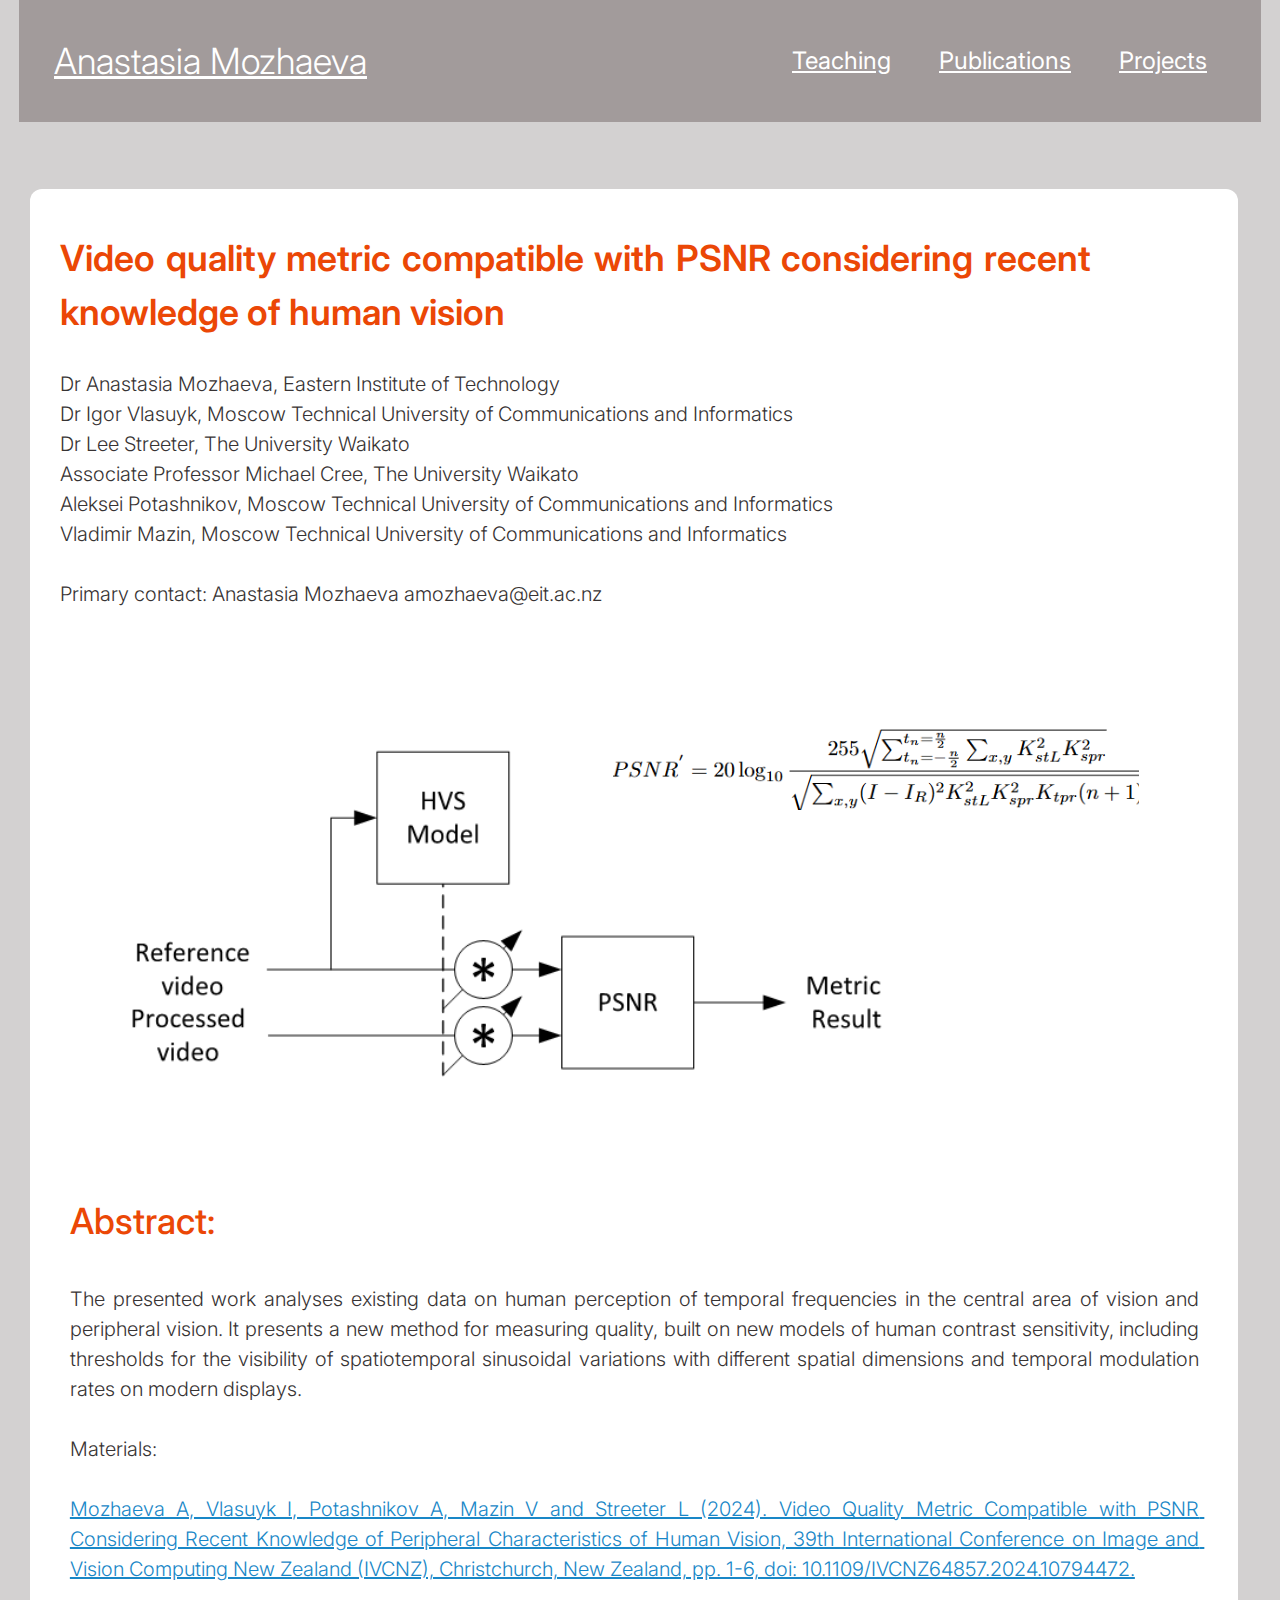
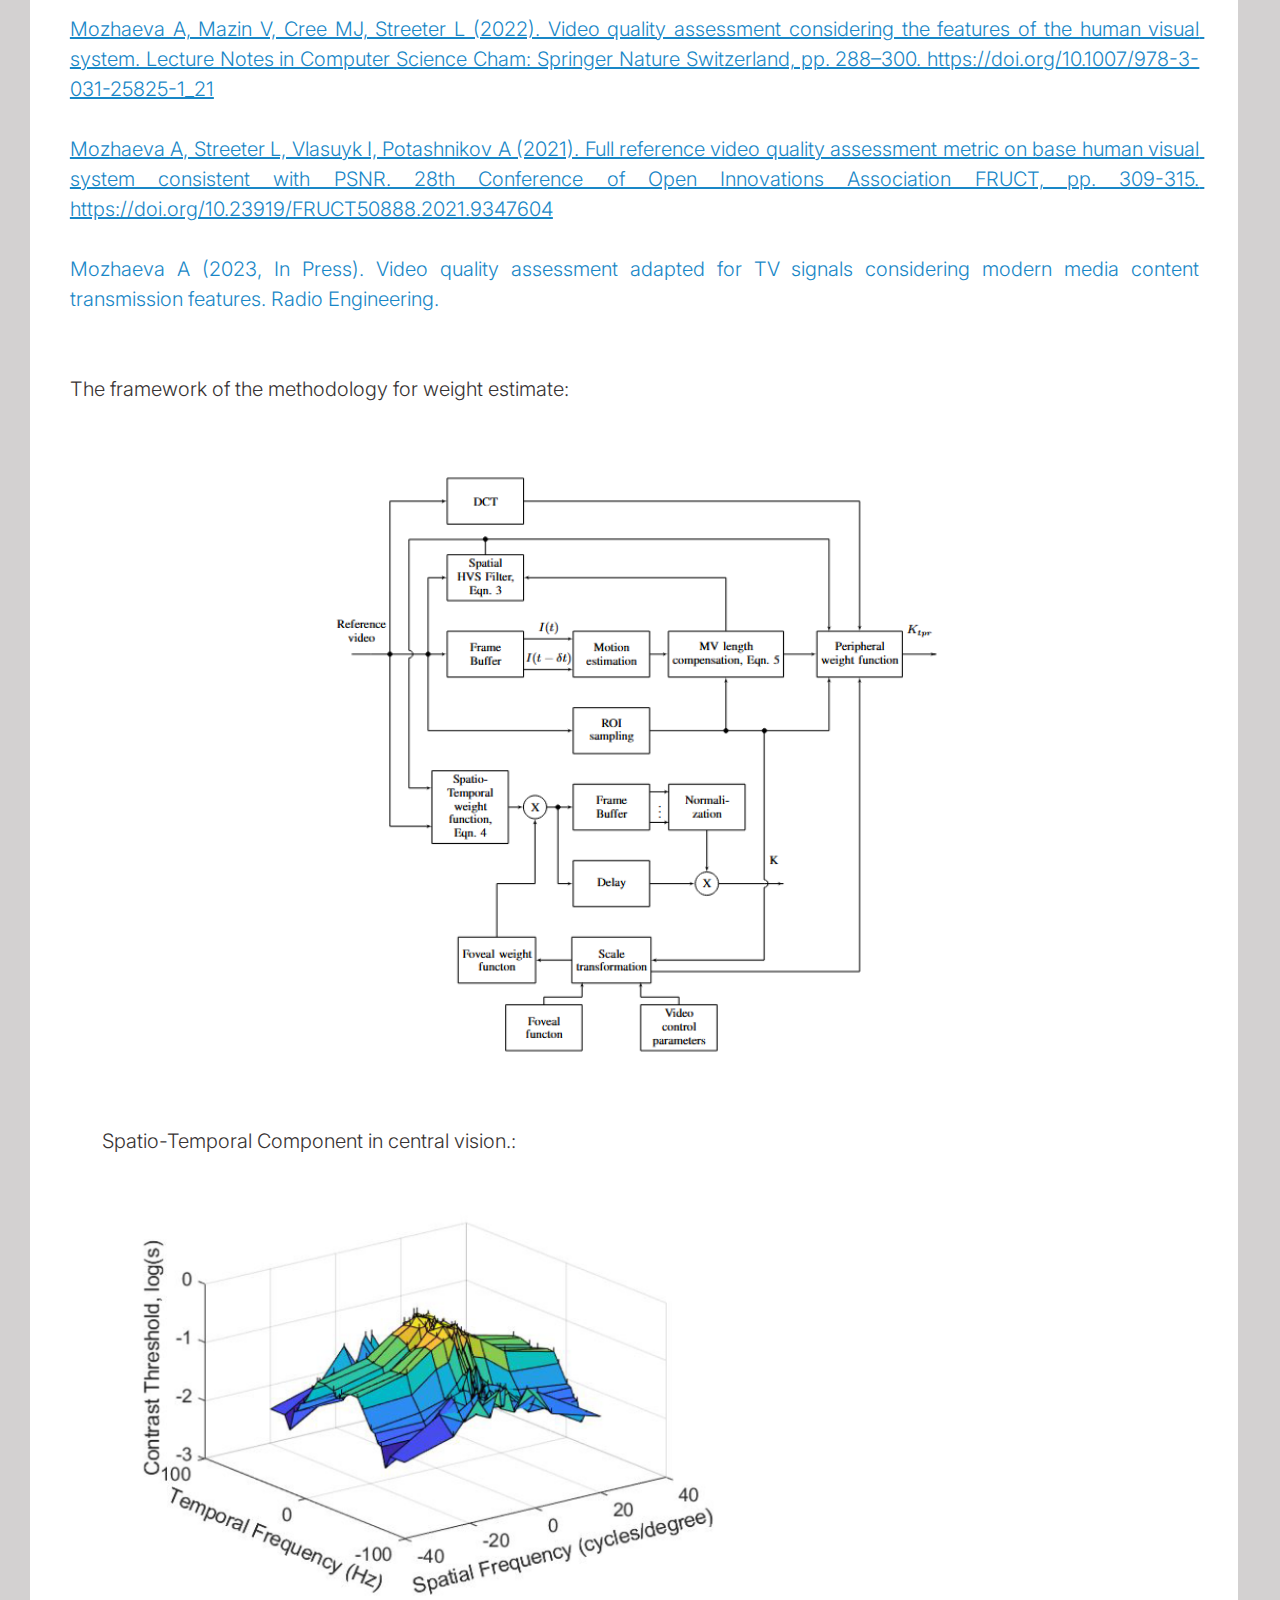
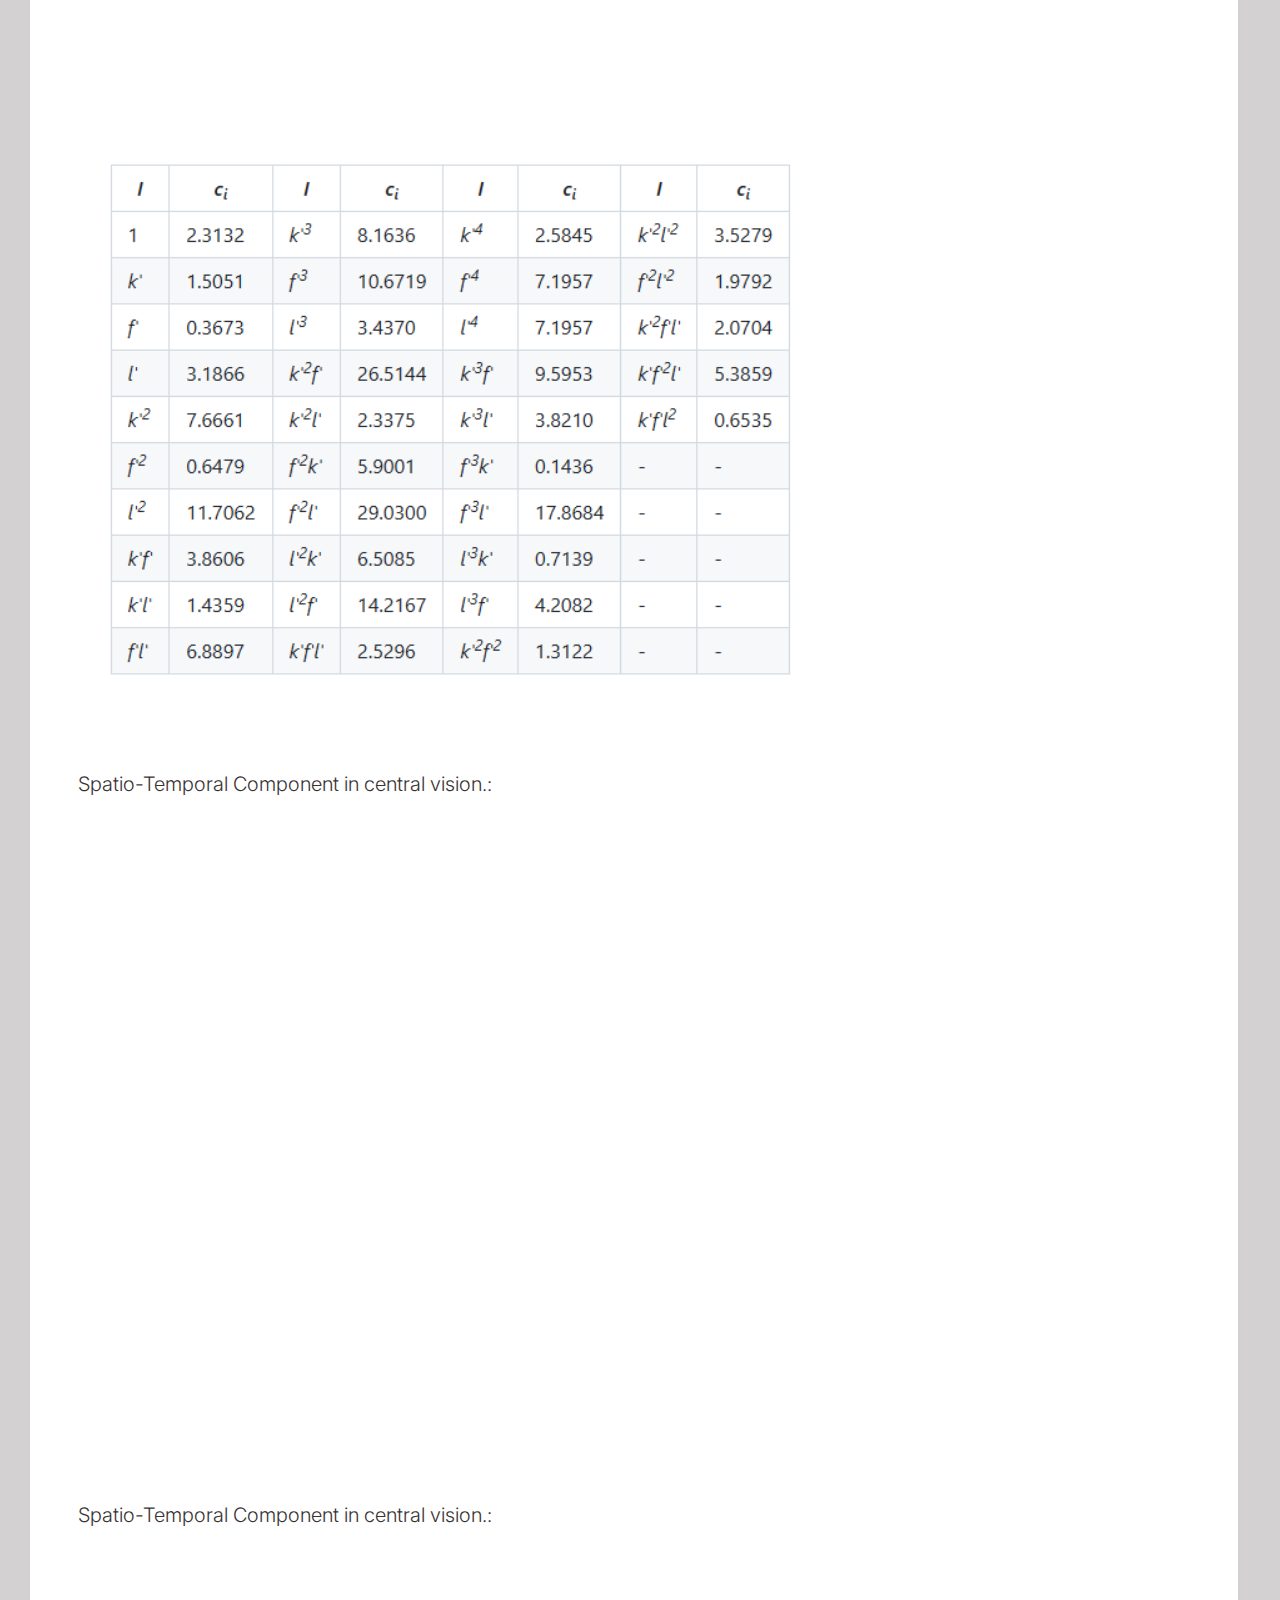
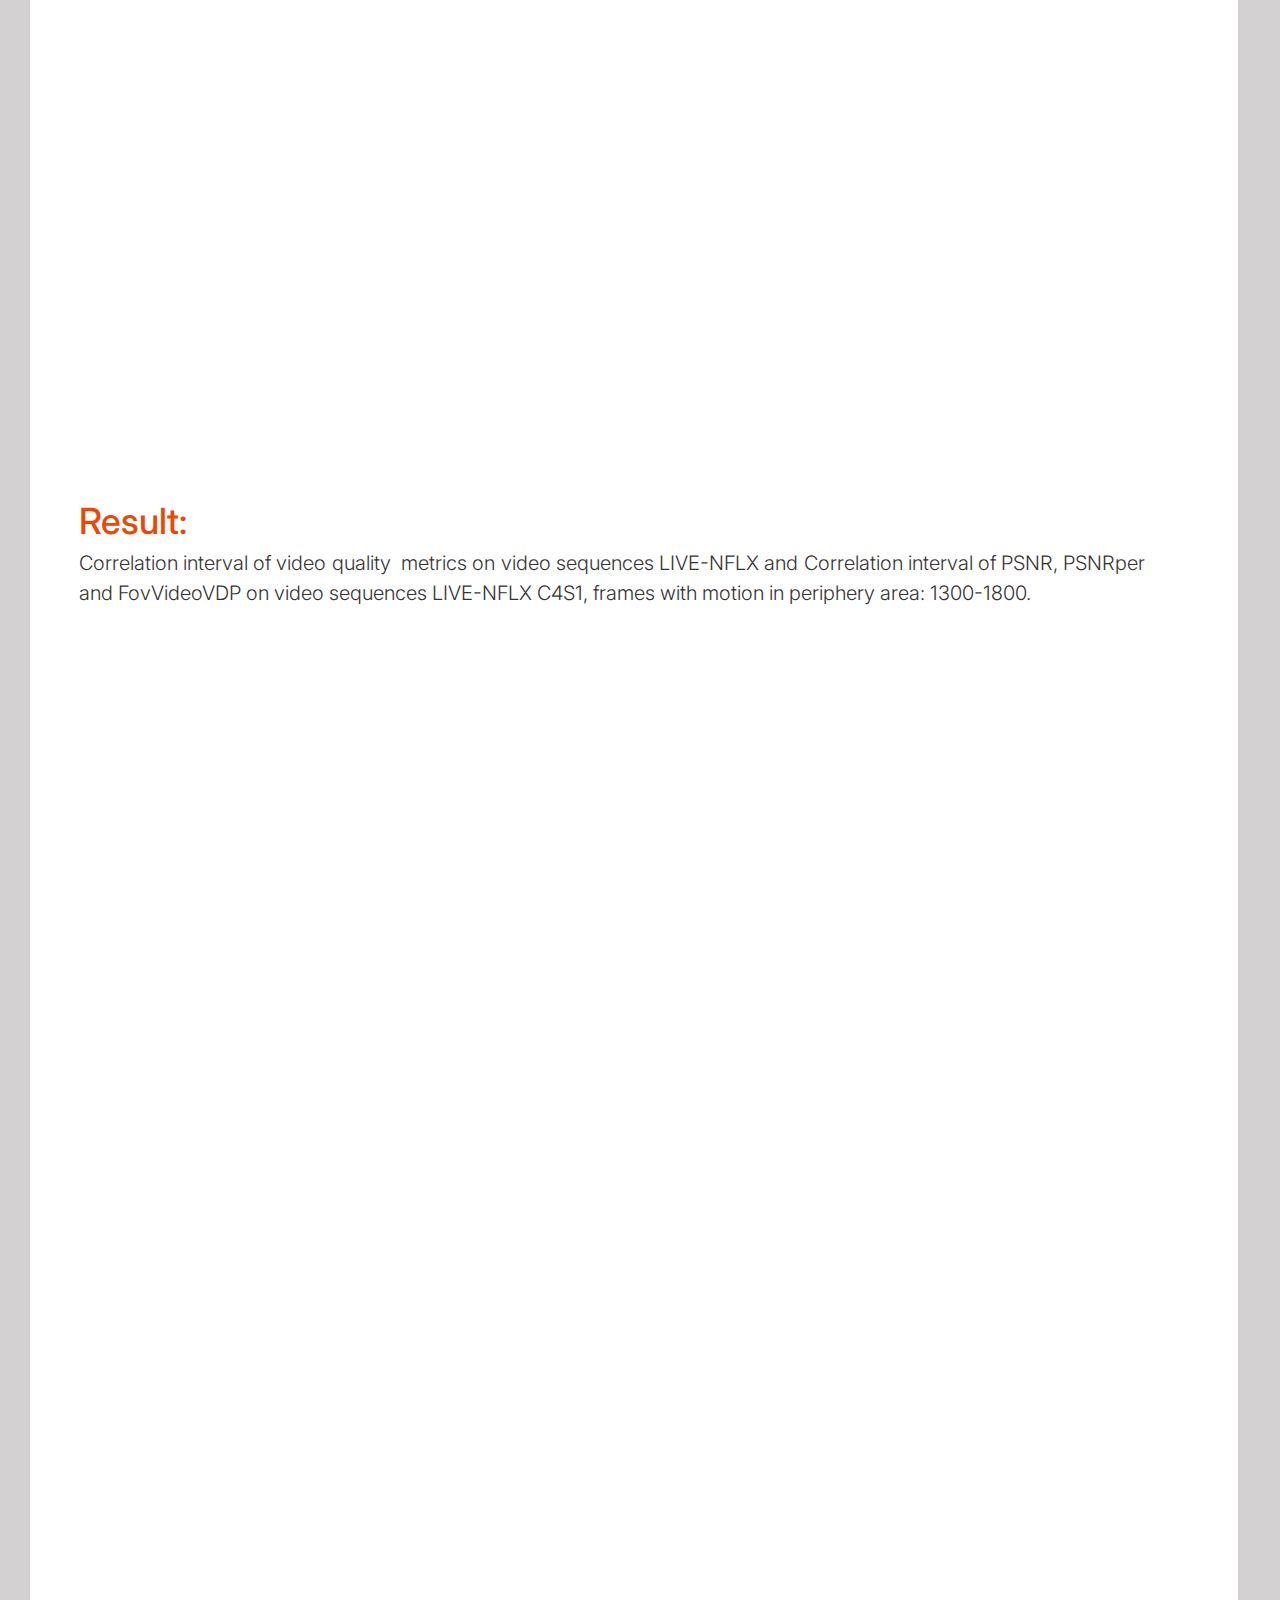
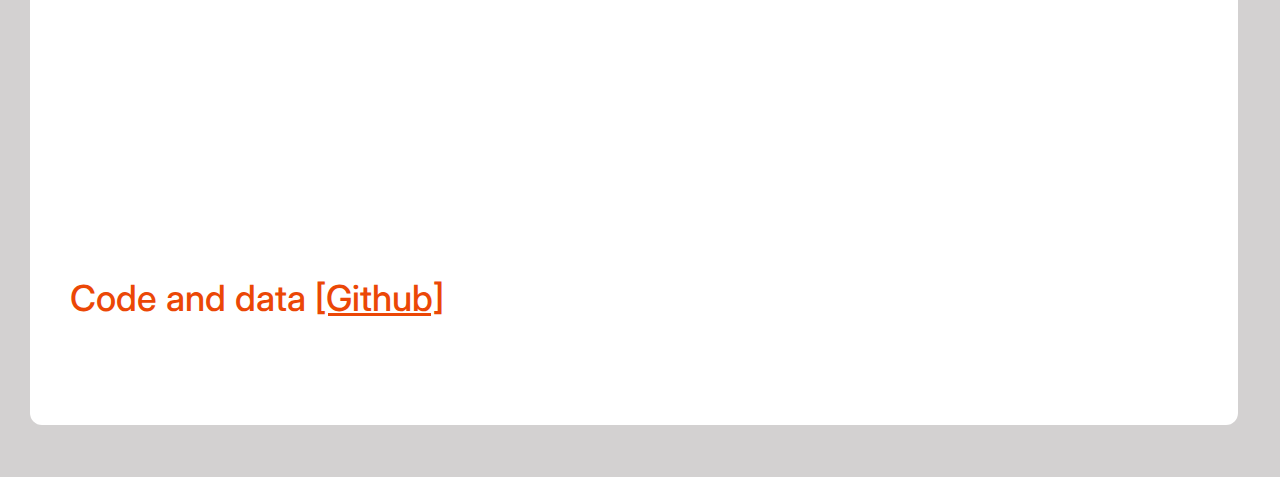
<file: videoquality.html>
<!DOCTYPE html>
<!-- This site was created by Dr Anastasia Mozhaeva -->
<html lang="en" xml:lang="en">
  
<head>
  <meta charset="UTF-8">
  <title>Anastasia Mozhaeva - Computing Lecturer & Researcher</title>
  <meta name="viewport" content="width=device-width, initial-scale=1.0">
  <link rel="canonical" href="https://anastasiamozz.github.io/EIT/">
  <meta name="description" content="Created by Dr Anastasia Mozhaeva">
  <!-- Preload critical images -->
  <link rel="preload" href="image/I1.jpg" as="image">

  <meta property="og:url" content="https://anastasiamozz.github.io/EIT/">
  <meta property="og:type" content="website">
  <meta property="og:description" content="Created by Dr Anastasia Mozhaeva">
  <meta property="og:image:type" content="image/jpeg">
  <meta property="og:image:width" content="1200">
  <meta property="og:image:height" content="630">
  <meta property="og:image" content="https://github.com/anastasiamozz/EIT/blob/main/image/I1.jpg">


  <link rel="preconnect" href="https://fonts.googleapis.com">
  <link rel="preconnect" href="https://fonts.gstatic.com" crossorigin>
  <link href="https://fonts.googleapis.com/css2?family=Inter:wght@300;400;500;600&display=swap" rel="stylesheet">
  
  <!-- This site was created by Dr A.Mozhaeva -->
  <script>
    window.F2W_REACTIONS=(()=>{const n=[];return{}})(),
    window.F2W_VARIABLES={"--Spacing-M":48},
    window.F2W_COLLECTION_VARS={"variable-collection":{"mode 1":{"--Spacing-M":48}}},
    window.F2W_COLLECTION_MODE_BPS={},
    window.F2W_COLOR_SCHEMES=void 0,
    window.F2W_LANGUAGES=void 0;
  </script>

</script><script>var Ue=Object.defineProperty,Ke=Object.defineProperties,Ye=Object.getOwnPropertyDescriptors,H=Object.getOwnPropertySymbols,oe=Object.prototype.hasOwnProperty,ie=Object.prototype.propertyIsEnumerable,re=(r,n,o)=>n in r?Ue(r,n,{enumerable:!0,configurable:!0,writable:!0,value:o}):r[n]=o,w=(r,n)=>{for(var o in n||(n={}))oe.call(n,o)&&re(r,o,n[o]);if(H)for(var o of H(n))ie.call(n,o)&&re(r,o,n[o]);return r},V=(r,n)=>Ke(r,Ye(n)),se=(r,n)=>{var o={};for(var i in r)oe.call(r,i)&&n.indexOf(i)<0&&(o[i]=r[i]);if(r!=null&&H)for(var i of H(r))n.indexOf(i)<0&&ie.call(r,i)&&(o[i]=r[i]);return o},ae=(r,n,o)=>new Promise((i,l)=>{var a=p=>{try{c(o.next(p))}catch(f){l(f)}},d=p=>{try{c(o.throw(p))}catch(f){l(f)}},c=p=>p.done?i(p.value):Promise.resolve(p.value).then(a,d);c((o=o.apply(r,n)).next())});function I(r,n){return Math.round(r*n)/n}function q(r,n,o,i){let l=(r+(i||"")).toString().includes("%");if(typeof r=="string"?[r,n,o,i]=r.match(/(0?\.?\d+)%?\b/g).map(a=>Number(a)):i!==void 0&&(i=Number.parseFloat(i)),typeof r!="number"||typeof n!="number"||typeof o!="number"||r>255||n>255||o>255)throw new TypeError("Expected three numbers below 256");if(typeof i=="number"){if(!l&&i>=0&&i<=1)i=Math.round(255*i);else if(l&&i>=0&&i<=100)i=Math.round(255*i/100);else throw new TypeError(`Expected alpha value (${i}) as a fraction or percentage`);i=(i|256).toString(16).slice(1)}else i="";return(o|n<<8|r<<16|1<<24).toString(16).slice(1)+i}function F(r){return r.filter(le)}function le(r){return r!=null}function $(r){console.warn(r)}function W(r){return typeof r=="object"&&r.type==="VARIABLE_ALIAS"}function qe(r){if("a"in r){let o=I(r.a,100);if(o!==1)return`rgba(${r.r},${r.g},${r.b},${o})`}let n=q(r.r,r.g,r.b);return n[0]===n[1]&&n[2]===n[3]&&n[4]===n[5]?`#${n[0]}${n[2]}${n[4]}`:`#${n}`}function Ze(r){let{r:n,g:o,b:i,a:l=1}=r;return{r:I(n*255,1),g:I(o*255,1),b:I(i*255,1),a:l}}function R(r){return`${I(r,10)}px`}function Z(r){return`${I(r,10)}%`}function ue(r){switch(typeof r){case"object":if(W(r))return`var(${r.id})`;if("r"in r)return qe(Ze(r));case"string":case"number":case"boolean":default:return String(r)}}function z(r){return"T"+r}function Q(r,n,o){let i=Object.entries(n);if(!i.length)return"";let l=[r+" {",...i.filter(([,a])=>a!==void 0&&a!=="").map(([a,d])=>`  ${a}: ${d};`),"}"];return o&&(l=l.map(a=>o+a)),l.join(`
`)}var Je={padding:"0",margin:"0"},et={a:{color:"inherit","text-decoration":"inherit"},input:{border:"none",font:"inherit",outline:"none","background-color":"inherit"},button:{"border-style":"none",width:"auto",overflow:"visible",background:"transparent",font:"inherit","background-color":"inherit","line-height":"normal",color:"inherit"},textarea:{font:"inherit","background-color":"inherit"},select:{font:"inherit","background-color":"inherit"},img:{display:"block"},picture:{display:"block"},video:{display:"block"},canvas:{display:"block"},svg:{display:"block"}},sn=Q("*",Je)+Object.entries(et).map(([r,n])=>Q(r,n)).join(`
`),de=["appear","mousedown","mouseenter","mouseleave","mouseup","timeout","click","press","drag","keydown","hover"];function ce(r,n,o){if(o.direction==="LEFT"){if(n==="BOTTOM_LEFT"||n==="TOP_LEFT")return[{eltId:r,props:[{key:"left",from:"100%",to:"0%"}]}];if(n==="BOTTOM_RIGHT"||n==="TOP_RIGHT")return[{eltId:r,props:[{key:"translate",from:"100% 0px",to:"0px 0px"}]}];{let i=n==="CENTER"?"-50%":"0px";return[{eltId:r,props:[{key:"left",from:"100%",to:"50%"},{key:"translate",from:`0px ${i}`,to:`-50% ${i}`}]}]}}else if(o.direction==="RIGHT"){if(n==="BOTTOM_LEFT"||n==="TOP_LEFT")return[{eltId:r,props:[{key:"translate",from:"-100% 0px",to:"0px 0px"}]}];if(n==="BOTTOM_RIGHT"||n==="TOP_RIGHT")return[{eltId:r,props:[{key:"right",from:"100%",to:"0px"}]}];{let i=n==="CENTER"?"-50%":"0px";return[{eltId:r,props:[{key:"left",from:"0px",to:"50%"},{key:"translate",from:`-100% ${i}`,to:`-50% ${i}`}]}]}}else if(o.direction==="TOP")if(n==="BOTTOM_LEFT"||n==="BOTTOM_RIGHT"||n==="BOTTOM_CENTER"){let i=n==="BOTTOM_CENTER"?"-50%":"0px";return[{eltId:r,props:[{key:"translate",from:`${i} 100%`,to:`${i} 0px`}]}]}else return n==="TOP_LEFT"||n==="TOP_RIGHT"||n==="TOP_CENTER"?[{eltId:r,props:[{key:"top",from:"100%",to:"0px"}]}]:[{eltId:r,props:[{key:"top",from:"100%",to:"50%"},{key:"translate",from:"-50% 0%",to:"-50% -50%"}]}];else if(o.direction==="BOTTOM"){if(n==="BOTTOM_LEFT"||n==="BOTTOM_RIGHT"||n==="BOTTOM_CENTER")return[{eltId:r,props:[{key:"bottom",from:"100%",to:"0px"}]}];if(n==="TOP_LEFT"||n==="TOP_RIGHT"||n==="TOP_CENTER"){let i=n==="TOP_CENTER"?"-50%":"0px";return[{eltId:r,props:[{key:"translate",from:`${i} -100%`,to:`${i} 0px`}]}]}else return[{eltId:r,props:[{key:"top",from:"0px",to:"50%"},{key:"translate",from:"-50% -100%",to:"-50% -50%"}]}]}else console.warn("Unsupported transition:",o);return[]}function G(r){if(r)return(...n)=>{if(!r)return;let o=r;return r=void 0,o(...n)}}var tt=r=>r instanceof HTMLElement||r instanceof SVGElement;function nt(r,n){if(!r.parentElement)return;let o=new MutationObserver(i=>{for(let l of i.filter(a=>a.type==="childList"))for(let a of l.removedNodes)a===r&&(n?.(),o.disconnect())});o.observe(r.parentElement,{childList:!0})}function _(r,n){let o=new MutationObserver(i=>{for(let l of i.filter(a=>a.type==="childList"))for(let a of l.addedNodes)tt(a)&&a.matches(r)&&nt(a,n(a))});return o.observe(document,{childList:!0,subtree:!0}),()=>o.disconnect()}var pe=new Set(["youtube-video","vimeo-video","spotify-audio","jwplayer-video","videojs-video","wistia-video","cloudflare-video","hls-video","shaka-video","dash-video"]);function rt(r){return pe.has(r.tagName.toLowerCase())||r.tagName==="VIDEO"}function ot(r){if(r.tagName!=="IFRAME")return!1;let n=r.src;return(n.includes("youtube.com")||n.includes("youtube-nocookie.com"))&&n.includes("enablejsapi=1")}var D=class{constructor(r){this.iframe=r,this.info={},this.messageListener=null,this.loaded=new Promise(n=>{let o=()=>{this.iframe.removeEventListener("load",o),setTimeout(()=>{this.requestYoutubeListening()})};this.iframe.addEventListener("load",o),this.messageListener=i=>{if(i.source===this.iframe.contentWindow&&i.data){let l;try{l=JSON.parse(i.data)}catch(a){console.error("YoutubeController messageListener",a);return}l.event==="onReady"&&this.iframe.removeEventListener("load",o),l.info&&(Object.assign(this.info,l.info),n(!0))}},window.addEventListener("message",this.messageListener),this.requestYoutubeListening()})}sendYoutubeMessage(r){return ae(this,arguments,function*(n,o=[]){var i;yield this.loaded,(i=this.iframe.contentWindow)==null||i.postMessage(JSON.stringify({event:"command",func:n,args:o}),"*")})}requestYoutubeListening(){var r;(r=this.iframe.contentWindow)==null||r.postMessage(JSON.stringify({event:"listening"}),"*")}get muted(){return this.info.muted}get volume(){return this.info.volume}set muted(r){r?this.sendYoutubeMessage("mute"):this.sendYoutubeMessage("unMute")}get currentTime(){return this.info.currentTime}set currentTime(r){this.sendYoutubeMessage("seekTo",[r,!0])}get paused(){return this.info.playerState===2}play(){this.sendYoutubeMessage("playVideo")}pause(){this.sendYoutubeMessage("pauseVideo")}static from(r){return r.f2w_yt_controller||(r.f2w_yt_controller=new D(r))}};function M(r){if(rt(r))return r;if(ot(r))return D.from(r)}function fe(r){let n=M(r);return n?()=>(n.muted=!n.muted,()=>{n.muted=!n.muted}):()=>console.warn("Video element not recognized",r)}function me(r){let n=M(r);return n?()=>(n.muted=!0,()=>{n.muted=!1}):()=>console.warn("Video element not recognized",r)}function ge(r){let n=M(r);return n?()=>(n.muted=!1,()=>{n.muted=!0}):()=>console.warn("Video element not recognized",r)}function ye(r){let n=M(r);return n?()=>(n.play(),()=>n.pause()):()=>console.warn("Video element not recognized",r)}function Ee(r){let n=M(r);return n?()=>(n.pause(),()=>n.play()):()=>console.warn("Video element not recognized",r)}function he(r){let n=M(r);return n?()=>(n.paused?n.play():n.pause(),()=>{n.paused?n.play():n.pause()}):()=>console.warn("Video element not recognized",r)}function xe(r,n){let o=M(r);return o?()=>{o.currentTime=n}:()=>console.warn("Video element not recognized",r)}function be(r,n){let o=M(r);return o?()=>(o.currentTime+=n,()=>{o.currentTime-=n}):()=>console.warn("Video element not recognized",r)}function Te(r,n){let o=M(r);return o?()=>(o.currentTime-=n,()=>{o.currentTime+=n}):()=>console.warn("Video element not recognized",r)}function Ne(){let r=navigator.userAgent;return r.includes("Safari")&&!r.includes("Chrome")}function ve(r){return r==="absolute"||r==="fixed"}var it=Ne();function U(r,n,o){r.animate(w({},n),{pseudoElement:o,iterations:1,duration:0,fill:"forwards"})}function J(r){return Object.fromEntries(r.map(n=>[n.camelKey,[n.from,n.to]]))}function K(r,n,o,i,l){let a=r.parentElement,d=getComputedStyle(r),c=getComputedStyle(a).display,p=c.endsWith("flex")||c.endsWith("grid"),f=ve(d.position),h=n.map(s=>V(w({},s),{camelKey:s.key.startsWith("--")?s.key:s.key.replace(/-([a-z])/g,(E,T)=>T.toUpperCase())})),A={},b=h.filter(s=>s.pseudo?!1:s.key.startsWith("--f2w-attr-")?(A[s.key.slice(11)]=s.to,!1):!0),u=J(b),x=J(h.filter(s=>s.pseudo==="::before")),C=J(h.filter(s=>s.pseudo==="::after")),m;u.display&&(u.display[0]==="none"?r.style.display=String(u.display[1]):u.display[1]==="none"&&p&&!f&&(r.style.display="none"),m=String(u.display[1]),delete u.display),it&&(Ce(r,u,"overflow"),Ce(r,u,"rowGap","gridRowGap"));let v=+getComputedStyle(r).getPropertyValue("--f2w-order");if(u["--f2w-order"]){let s=u["--f2w-order"][1];v=s===void 0?NaN:+s,isNaN(v)||r.style.setProperty("--f2w-order",String(v)),delete u["--f2w-order"]}if(isNaN(v)||l.add(a),u["--f2w-img-src"]){let s=r.f2w_image_lazy_loader,E=u["--f2w-img-src"][1];s||(r.f2w_image_lazy_loader=s=new Image,s.decoding="sync",s.onload=()=>{r.decoding="sync",r.setAttribute("src",E),delete r.f2w_image_lazy_loader}),s.src=E,delete u["--f2w-img-src"]}u.$innerHTML&&(r.innerHTML=String(u.$innerHTML[1]),delete u.$innerHTML);for(let[s,E]of Object.entries(A))r.setAttribute(s,String(E));if(u.left&&u.right){if(u.left[1]==="revert"&&u.right[0]==="revert"){let{right:s}=a.getBoundingClientRect(),{right:E}=r.getBoundingClientRect(),T=R(s-E);U(r,{left:"revert",right:T}),delete u.left,u.right[0]=T}else if(u.left[0]==="revert"&&u.right[1]==="revert"){let{left:s}=a.getBoundingClientRect(),{left:E}=r.getBoundingClientRect(),T=R(E-s);U(r,{right:"revert",left:T}),delete u.right,u.left[0]=T}}if(u.top&&u.bottom){if(u.top[1]==="revert"&&u.bottom[0]==="revert"){let{bottom:s}=a.getBoundingClientRect(),{bottom:E}=r.getBoundingClientRect(),T=R(s-E);U(r,{top:"revert",bottom:T}),delete u.top,u.bottom[0]=T}else if(u.top[0]==="revert"&&u.bottom[1]==="revert"){let{top:s}=a.getBoundingClientRect(),{top:E}=r.getBoundingClientRect(),T=R(E-s);U(r,{bottom:"revert",top:T}),delete u.bottom,u.top[0]=T}}u.backgroundImage&&b.filter(s=>s.key.startsWith("background-")).forEach(s=>{r.style.setProperty(s.key,String(s.to)),delete u[s.camelKey]});for(let[s,E]of[["before",x],["after",C]])E.display&&(E.display[1]==="none"?(r.classList.remove(s+"-visible"),r.classList.add(s+"-hidden")):(r.classList.remove(s+"-hidden"),r.classList.add(s+"-visible")));let g=(s,E,T=!1)=>{if(!(!T&&!Object.keys(s).length))return r.animate(w({easing:o},s),{pseudoElement:E,iterations:1,duration:i,fill:"both"})},y=g(u,void 0,!!m);m&&y.finished.then(()=>{r.style.display=m}),g(x,"::before"),g(C,"::after")}var Ce=(r,n,...o)=>{let i=o.find(l=>l in n);!i||(r.style[o[0]]=String(n[i][1]),delete n[i])},Pe=()=>window.F2W_REACTIONS,j=()=>window.F2W_VARIABLES,st=()=>window.F2W_COLLECTION_MODE_BPS,Oe=r=>{var n,o;return(o=(n=window.F2W_COLLECTION_VARS)==null?void 0:n[r])!=null?o:{}},at=(r,n)=>Oe(r)[n];function _e(r,n){j()[r]=n;let o=ue(n);document.body.style.setProperty(r,o);let i=`data${r.slice(1)}`;document.body.hasAttribute(i)&&document.body.setAttribute(i,o),document.dispatchEvent(new CustomEvent("f2w-set-variable",{detail:{id:r,value:n,str:o}}))}function X(r,n){var o;document.body.setAttribute(`data-${r}`,n);let i=(o=at(r,n))!=null?o:{};for(let[l,a]of Object.entries(i))_e(l,a)}function lt(r,n){X(r,n),ke(r,n)}function ke(r,n){var o,i;if((o=window.F2W_COLOR_SCHEMES)!=null&&o.includes(r))localStorage?.setItem(We,n);else if((i=window.F2W_LANGUAGES)!=null&&i.includes(r)){localStorage?.setItem(ze,n);let l=Array.from(document.head.querySelectorAll('link[rel="alternate"]')).find(a=>a.hreflang===n);l&&history.replaceState(null,"",new URL(l.href).pathname)}}function N(r){return typeof r=="number"?r:typeof r=="boolean"?r?1:0:typeof r=="string"?parseFloat(r):0}function O(r){return String(r)}function S(r){return typeof r=="string"?r==="true":!!r}function B(r,n){var o,i;if(r===void 0)return!1;if(W(r))return B(j()[r.id]);if(typeof r=="object"&&"expressionArguments"in r){let l=r.expressionArguments.map(d=>d.value).filter(d=>d!==void 0).map(d=>B(d,n)),a=(i=(o=r.expressionArguments[0])==null?void 0:o.resolvedType)!=null?i:"STRING";switch(r.expressionFunction){case"ADDITION":return a==="FLOAT"?l.map(N).reduce((d,c)=>d+c):l.map(O).reduce((d,c)=>d+c);case"SUBTRACTION":if(l.length!==2)throw new Error("Invalid expression");return N(l[0])-N(l[1]);case"DIVISION":if(l.length!==2)throw new Error("Invalid expression");return N(l[0])/N(l[1]);case"MULTIPLICATION":return l.map(N).reduce((d,c)=>d*c);case"NEGATE":if(l.length!==1)throw new Error("Invalid expression");return-N(l[0]);case"GREATER_THAN":if(l.length!==2)throw new Error("Invalid expression");return N(l[0])>N(l[1]);case"GREATER_THAN_OR_EQUAL":if(l.length!==2)throw new Error("Invalid expression");return N(l[0])>=N(l[1]);case"LESS_THAN":if(l.length!==2)throw new Error("Invalid expression");return N(l[0])<N(l[1]);case"LESS_THAN_OR_EQUAL":if(l.length!==2)throw new Error("Invalid expression");return N(l[0])<=N(l[1]);case"EQUALS":if(l.length!==2)throw new Error("Invalid expression");return a==="FLOAT"?N(l[0])===N(l[1]):a==="BOOLEAN"?S(l[0])===S(l[1]):O(l[0])===O(l[1]);case"NOT_EQUAL":if(l.length!==2)throw new Error("Invalid expression");return a==="FLOAT"?N(l[0])!==N(l[1]):a==="BOOLEAN"?S(l[0])!==S(l[1]):O(l[0])!==O(l[1]);case"AND":if(l.length!==2)throw new Error("Invalid expression");return S(l[0])&&S(l[1]);case"OR":if(l.length!==2)throw new Error("Invalid expression");return S(l[0])||S(l[1]);case"NOT":if(l.length!==1)throw new Error("Invalid expression");return!S(l[0]);case"VAR_MODE_LOOKUP":default:return console.warn(`Expression not implemented yet: ${r.expressionFunction}`),!1}}else return r}function te(r,n,o){let i=r.map(l=>ut(l,n,o));return(l,a)=>{let d=i.map(c=>c(l,a)).filter(c=>!!c);if(d.length)return(c,p)=>d.forEach(f=>f(c,p))}}function ut(r,n,o){for(;r.type==="ALIAS";)r=Pe()[r.alias];let i=dt(r,n,o);return l=>{if(r.type!=="ANIMATE"&&o==="drag"){let a=l.detail;if(!a.handled)return a.handled=!0,i(l)}if(!L){if(r.type==="ANIMATE"&&r.rootId){let a=document.getElementById(r.rootId);if(a!=null&&a.parentElement){let d=G(i(l));if(d){let c=a?.parentElement;for(;c&&((c.f2w_reset||(c.f2w_reset=[])).push(d),c=c.parentElement,c?.tagName!=="BODY"););}return d}}return i(l)}}}function dt(action,bound,trigger){var e,t;switch(action.type){case"BACK":return()=>{var r;return((r=window.F2W_PREVIEW_BACK)!=null?r:history.back)()};case"JS":return()=>eval(action.code);case"URL":return()=>{action.openInNewTab?window.open(action.url,"_blank"):window.F2W_PREVIEW_NAVIGATE?window.F2W_PREVIEW_NAVIGATE(action.url):location.assign(action.url)};case"SET_VARIABLE":let{variableId,variableValue}=action;if(variableId&&variableValue?.value!==void 0)return()=>_e(variableId,B(variableValue.value,variableId));break;case"SET_VARIABLE_MODE":let{variableCollectionName,variableModeName}=action;if(variableCollectionName&&variableModeName)return()=>lt(variableCollectionName,variableModeName);break;case"CONDITIONAL":let blocks=action.conditionalBlocks.map(r=>{let n=te(r.actions,bound,trigger),{condition:o}=r;return{test:o?()=>S(B(o.value)):()=>!0,run:n}});return()=>{let r=[];for(let n of blocks)if(n.test()){let o=n.run();o&&r.push(o);break}if(r.length)return n=>r.forEach(o=>o(n))};case"KEY_CONDITION":let run=te(action.actions,bound,trigger),keyCode=action.keyCodes[0],shiftKey=action.keyCodes.slice(1).includes(16),ctrlKey=action.keyCodes.slice(1).includes(17),altKey=action.keyCodes.slice(1).includes(18),metaKey=action.keyCodes.slice(1).includes(91);return r=>{if(r instanceof KeyboardEvent){if(r.keyCode!==keyCode||r.ctrlKey!==ctrlKey||r.altKey!==altKey||r.metaKey!==metaKey||r.shiftKey!==shiftKey)return;r.preventDefault(),r.stopPropagation(),run(r)}};case"CLOSE_OVERLAY":{if(action.self)return r=>{var n,o;return(o=(n=r?.target)==null?void 0:n.f2w_close)==null?void 0:o.call(n)};if(action.overlayId){let r=document.getElementById(action.overlayId);if(!r)break;return()=>{var n;return(n=r.f2w_close)==null?void 0:n.call(r)}}break}case"SCROLL_TO":if(!action.destinationId)break;let elt=document.getElementById(action.destinationId);if(!elt)break;return r=>{var n;r?.currentTarget instanceof HTMLAnchorElement&&r?.preventDefault(),elt.scrollIntoView({behavior:(n=action.transition)!=null&&n.type?"smooth":"instant"})};case"OVERLAY":if(!action.destinationId)break;let overlay=document.getElementById(action.destinationId);if(!overlay)break;let modal=Array(...overlay.children).find(r=>r.tagName!=="TEMPLATE");if(!modal)break;let{transition,overlayPositionType,overlayRelativePosition}=action,duration=Math.round(1e3*((e=transition?.duration)!=null?e:0)),animations=[{eltId:action.destinationId,props:[{key:"visibility",from:"hidden",to:"visible"},{key:"opacity",from:"0",to:"1"}]}];return overlayPositionType==="MANUAL"?()=>{var r,n,o;if(trigger==="hover"){let d=(r=bound.f2w_mouseleave_remove)==null?void 0:r.call(bound);if(d){let c=p=>{Se(p,bound)&&Se(p,modal)&&(d(),document.removeEventListener("mousemove",c))};document.addEventListener("mousemove",c)}}let i=animations.slice(0),l=R(bound.getBoundingClientRect().left+((n=overlayRelativePosition?.x)!=null?n:0)),a=R(bound.getBoundingClientRect().top+((o=overlayRelativePosition?.y)!=null?o:0));return modal.style.setProperty("left",l),modal.style.setProperty("top",a),transition?.type==="MOVE_IN"&&(transition.direction==="LEFT"?i.push({eltId:modal.id,props:[{key:"left",from:"100%",to:l}]}):transition.direction==="RIGHT"?i.push({eltId:modal.id,props:[{key:"left",from:"0px",to:l},{key:"translate",from:"-100% 0px",to:"0px 0px"}]}):transition.direction==="TOP"?i.push({eltId:modal.id,props:[{key:"top",from:"100%",to:a}]}):transition.direction==="BOTTOM"&&i.push({eltId:modal.id,props:[{key:"top",from:"0px",to:a},{key:"translate",from:"0px -100%",to:"0px 0px"}]})),ee(i,transition?.easing,duration,bound,trigger,`${trigger}(manual_overlay)`,overlay)()}:(transition?.type==="MOVE_IN"?animations.push(...ce(modal.id,overlayPositionType,transition)):transition!=null&&transition.type&&console.warn("Unsupported transition:",transition),ee(animations,transition?.easing,duration,bound,trigger,`${trigger}(overlay)`,overlay));case"ANIMATE":{let{animations:r,transition:n,rootId:o,reset:i}=action,l=Math.round(1e3*((t=n?.duration)!=null?t:0)),a=ee(r,n?.easing,l,bound,trigger,i?`${trigger}(+reset)`:trigger);return i&&o?(d,c)=>{let p=document.getElementById(o);if(p){let{f2w_reset:f}=p;f!=null&&f.length&&(delete p.f2w_reset,f.reverse().forEach(h=>h(void 0,!0)))}return a(d,c)}:a}case"UPDATE_MEDIA_RUNTIME":{if(!action.destinationId)break;let r=document.getElementById(action.destinationId);if(!r)break;switch(action.mediaAction){case"MUTE":return me(r);case"UNMUTE":return ge(r);case"TOGGLE_MUTE_UNMUTE":return fe(r);case"PLAY":return ye(r);case"PAUSE":return Ee(r);case"TOGGLE_PLAY_PAUSE":return he(r);case"SKIP_BACKWARD":return Te(r,action.amountToSkip);case"SKIP_FORWARD":return be(r,action.amountToSkip);case"SKIP_TO":return xe(r,action.newTimestamp)}}default:return()=>console.warn("Action not implemented yet: "+action.type)}return()=>{}}var Ae=9999;function ee(r,n="linear",o,i,l,a,d){return c=>{let p=r;d&&(document.body.parentElement.style.overflow="hidden",p=[{eltId:d.id,props:[{key:"z-index",from:0,to:Ae++}]},...p]);let f=k(p,n,o,i,l,a,c),h=G((A,b)=>{d&&(Ae--,document.body.parentElement.style.overflow=""),k(f,n,b?0:o,i,l,`${a}(revert)`)});return d&&(d.f2w_close=h),h}}var we=new Map;function k(r,n,o,i,l,a,d){var c,p,f;let h=[],A=new Set;if(l==="drag")return ct(r,n,o,i,d.detail),[];for(let{eltId:b,altId:u,props:x,reactions:C}of r){let m=document.getElementById(b);if(!m){let v=we.get(b);v&&(m=document.getElementById(v))}if(!m){$(`Can't find element for id: ${b}`);continue}if(u){let v=document.getElementById(u);if(!v){let s=document.getElementById(z(u));if(!s){$(`Can't find template for id: ${u}`);continue}v=((c=s.content)==null?void 0:c.cloneNode(!0)).querySelector("*")}let{f2w_mouseup:g}=m,y=(p=m.f2w_mouseleave_remove)==null?void 0:p.call(m);if(y&&He(v,y),g&&v.addEventListener("mouseup",g),(y||g)&&Be(v),Fe(v,!0,o),o)m.insertAdjacentElement("afterend",v),K(m,[{key:"display",from:getComputedStyle(m).display,to:"none"}],n,o,A),K(v,[{key:"opacity",from:0,to:"revert-layer"},{key:"display",from:"none",to:"revert-layer"}],n,o,A);else{m.parentElement.replaceChild(v,m);let s=document.getElementById(z(b));s||(s=document.createElement("template"),s.id=z(b),s.innerHTML=m.outerHTML,v.insertAdjacentElement("afterend",s)),we.set(b,v.id)}h.push({eltId:v.id,altId:m.id}),isNaN(+getComputedStyle(v).getPropertyValue("--f2w-order"))||A.add(v.parentElement)}else{let v=(x||[]).map(y=>{let s=Re(m,y.key,y.from),E=Re(m,y.key,y.to);return{key:y.key,pseudo:y.pseudo,from:s,to:E}}).filter(y=>y.from!==y.to);K(m,v,n,o,A),C&&(l!=="hover"&&((f=m.f2w_mouseleave_remove)==null||f.call(m)),C.forEach(y=>De(m,y.type,y.to,o)));let g={eltId:b,props:v.map(y=>{let s={key:y.key,from:y.to,to:y.from};return y.pseudo&&(s.pseudo=y.pseudo),s})};C&&(g.reactions=C.map(y=>({type:y.type,from:y.to,to:y.from}))),h.push(g)}}for(let b of A){let u=Array.from(b.children).map((C,m)=>({it:C,i:m})),x=!1;u.sort((C,m)=>{let v=+(getComputedStyle(C.it).getPropertyValue("--f2w-order")||"99999"),g=+(getComputedStyle(m.it).getPropertyValue("--f2w-order")||"99999");return v-g}).forEach((C,m)=>{x?b.appendChild(C.it):x=m!==C.i})}return h}function Be(r){let n=r;for(;n;)n.classList.remove("pointer-events-none"),n=n.parentElement}function ct(r,n,o,i,l){if(l.handled)return;let a=i.getBoundingClientRect(),d=k(r.filter(u=>u.props).map(({eltId:u,props:x})=>({eltId:u,props:x})),"linear",0,i,"click","drag_start(tmp)"),c=i.getBoundingClientRect(),p=c.left-a.left,f=c.top-a.top,h=Math.sqrt(p*p+f*f);k(d,"linear",0,i,"click","drag_start(tmp undo)");let{x:A,y:b}=ne(l.start,l.end);if(A>0&&p>0||A<0&&p<0||p===0&&(b>0&&f>0||b<0&&f<0)){l.handled=!0;let u=r.map(m=>{var v;return V(w({},m),{swapped:!1,props:(v=m.props)==null?void 0:v.map(g=>V(w({},g),{curr:g.from}))})}),x=m=>{let{x:v,y:g}=ne(m.start,m.end),y=(v*p+g*f)/h;return Math.max(0,Math.min(100,100*y/h))},C=m=>{m.end.preventDefault(),m.end.stopPropagation();let v=x(m);k(F(u.map(g=>{let y=g,{reactions:s}=y,E=se(y,["reactions"]);if(g.props)return V(w({},E),{props:g.props.map(T=>{let je=yt(T,v),Ge=T.curr;return T.curr=je,V(w({},T),{from:Ge,to:je})})});if(g.altId){if(v<50&&g.swapped)return g.swapped=!1,{altId:g.eltId,eltId:g.altId};if(v>=50&&!g.swapped)return g.swapped=!0,E}})),"linear",0,i,"click","dragging")};C(l),i.f2w_drag_listener=m=>{if(C(m),m.finished){let v=x(m);k(F(u.map(g=>{if(g.props){let y=v<50?void 0:g.reactions;return{eltId:g.eltId,props:g.props.map(s=>V(w({},s),{from:s.curr,to:v<50?s.from:s.to})),reactions:y}}if(g.altId){if(v<50&&g.swapped)return g.swapped=!1,{altId:g.eltId,eltId:g.altId};if(v>=50&&!g.swapped)return g.swapped=!0,g}})),n,o,i,"click","drag_end")}}}}function Re(r,n,o){return o!=="$current"?o:getComputedStyle(r).getPropertyValue(n)}function Fe(r,n=!1,o=0){for(let i of de)for(let l of pt(r,`[data-reaction-${i}]`,n))De(l,i,l.getAttribute(`data-reaction-${i}`),o)}function pt(r,n,o=!1){let i=[...r.querySelectorAll(n)];return o&&r.matches(n)&&i.unshift(r),i}function De(r,n,o="",i=0){var l;if(!o&&n!=="hover"){mt(r,n);return}let a=0;if(o[0]==="T"){let f=o.indexOf("ms");a=parseFloat(o.slice(1,f))||0,o=o.slice(f+3)}let d=Pe(),c=F(o.split(",").map(f=>d[f])),p=te(c,r,n);if(n==="timeout"){ft(r,()=>p(),a+i);return}if(Be(r),n==="press"){let f,h=()=>{f?.(),f=void 0};r.f2w_mouseup=h,Y(r,"mousedown",A=>{f?.(),f=p(A)},n,P(r,"mouseup",h))}else if(n==="drag")Y(r,"dragging",f=>{p(f)},n);else if(n==="hover"){let f,h=C=>{f||(f=G(p(C)))},A=(l=r.f2w_mouseleave_remove)==null?void 0:l.call(r),b=()=>{f?.(),f=void 0,A?.()},u=setTimeout(()=>{r.matches(":hover")&&h()},i),x=He(r,b,u);Y(r,"mouseenter",h,n,x)}else n==="keydown"&&!r.getAttribute("tabindex")&&r.setAttribute("tabindex","-1"),n==="appear"&&Et.observe(r),Y(r,n,f=>{n!=="keydown"&&f.stopPropagation(),a?setTimeout(()=>p(f),a):p(f)},n)}function He(r,n,o=0){let i=P(r,"mouseleave",n),l=()=>(i(),clearTimeout(o),r.f2w_mouseleave===n&&delete r.f2w_mouseleave,r.f2w_mouseleave_remove===l&&delete r.f2w_mouseleave_remove,n);return r.f2w_mouseleave=n,r.f2w_mouseleave_remove=l}function Se({clientX:r,clientY:n},o){let{top:i,left:l,right:a,bottom:d}=o.getBoundingClientRect();return r>a+2||r<l-2||n>d+2||n<i-2}function $e(r){return`f2w_cleanup_${r}`}function ft(r,n,o){var i;let l=setTimeout(n,o);(i=r.f2w_cleanup_timeout)==null||i.call(r),r.f2w_cleanup_timeout=()=>{delete r.f2w_cleanup_timeout,clearTimeout(l)}}function mt(r,n){var o;let i=$e(n);(o=r[i])==null||o.call(r)}function Y(r,n,o,i,...l){var a;let d=[...l,P(r,n,o)],c=$e(i);(a=r[c])==null||a.call(r),r[c]=()=>{delete r[c],d.forEach(p=>p())}}function P(r,n,o,i){let l=a=>{!r.isConnected||o(a)};return r.addEventListener(n,l,i),()=>{r.removeEventListener(n,l,i)}}var We="f2w-color-scheme",ze="f2w-lang";if(window.F2W_THEME_SWITCH=r=>{var n;return(n=window.F2W_COLOR_SCHEMES)==null?void 0:n.forEach(o=>X(o,r))},window.F2W_COLOR_SCHEMES){let r=matchMedia("(prefers-color-scheme: dark)").matches?"dark":"light",n=localStorage==null?void 0:localStorage.getItem(We);_("body",()=>{var o,i;let l=document.body.getAttribute("data-preview-theme"),a=(o=l??n)!=null?o:r;(i=window.F2W_THEME_SWITCH)==null||i.call(window,a)})}if(window.F2W_LANGUAGES){let r=localStorage==null?void 0:localStorage.getItem(ze);_("body",()=>{var n,o,i;let l=Array.from(document.head.querySelectorAll('link[rel="alternate"]'));l.length===0||l.some(d=>d.getAttribute("hreflang")==="x-default"&&d.getAttribute("href")===window.location.href)||(r=document.documentElement.lang);let a=(o=(n=document.head.querySelector('link[rel="canonical"]'))==null?void 0:n.href)==null?void 0:o.endsWith("/404/");(i=window.F2W_LANGUAGES)==null||i.forEach(d=>{var c;let p=Object.fromEntries(Object.entries(Oe(d)).map(([h])=>[h.toLowerCase(),h])),f=[...navigator.languages];r&&f.unshift(r);for(let h of f){h=h.toLowerCase();let A=h.split("-")[0],b=(c=p[h])!=null?c:p[A];if(b){X(d,b),a||ke(d,b);break}}})})}var Me={},gt=Object.fromEntries(Object.entries(st()).map(([r,n])=>[r,Object.entries(n).map(([o,{minWidth:i}])=>({name:o,minWidth:i}))]));function Ve(){var r;let n=((r=window.visualViewport)==null?void 0:r.width)||window.innerWidth;for(let[o,i]of Object.entries(gt)){let l=[...i],a=l.splice(0,1)[0].name;for(let{name:d,minWidth:c}of l)n>=c&&(a=d);a!==Me[o]&&(X(o,a),Me[o]=a)}}var L=!1;_("body",()=>{let r,n=!1;P(document,"mousedown",o=>{r=o,L=!1}),P(document,"mousemove",o=>{var i,l,a;if(r&&ne(r,o).dist>2){let d={start:r,end:o};L?(a=(l=r.target)==null?void 0:l.f2w_drag_listener)==null||a.call(l,d):((i=r.target)==null||i.dispatchEvent(new CustomEvent("dragging",{detail:d})),L=!0,n=!0)}}),P(document,"mouseup",o=>{var i,l;r&&L&&((l=(i=r.target)==null?void 0:i.f2w_drag_listener)==null||l.call(i,{start:r,end:o,finished:!0})),r=void 0,L=!1}),P(document,"mouseup",o=>{var i,l;r&&L&&((l=(i=r.target)==null?void 0:i.f2w_drag_listener)==null||l.call(i,{start:r,end:o,finished:!0})),r=void 0,L=!1}),P(document,"click",o=>{n&&(n=!1,o.preventDefault(),o.stopPropagation())},{capture:!0}),Ve(),window.addEventListener("resize",Ve)}),addEventListener("DOMContentLoaded",()=>Fe(document)),addEventListener("DOMContentLoaded",()=>{if("mediumZoom"in window){let r=mediumZoom("[data-zoomable]");r.on("open",n=>{let o=getComputedStyle(n.target).objectFit,i=n.detail.zoom.getZoomedImage();o&&i&&(i.style.objectFit=o)}),r.on("closed",n=>{let o=n.detail.zoom.getZoomedImage();o.style.objectFit=""})}});function Ie(r){return r.endsWith("px")||r.endsWith("%")||r.startsWith("calc")}function Le(r){return r.startsWith("calc")?r.slice(4):r}function yt({from:r,to:n},o){if(r===n)return n;if(typeof r=="number"&&typeof n=="number")return r+(n-r)*(o/100);if(typeof r=="string"&&typeof n=="string"){if(r==="none"||n==="none"||r==="auto"||n==="auto")return o<50?r:n;if(r.endsWith("px")&&n.endsWith("px")){let i=parseFloat(r),l=parseFloat(n);return R(i+(l-i)*(o/100))}if(r.endsWith("%")&&n.endsWith("%")){let i=parseFloat(r),l=parseFloat(n);return Z(i+(l-i)*(o/100))}if(Ie(r)&&Ie(n)){let i=Le(r),l=Le(n);return`calc(${i} + (${l} - ${i}) * ${o/100})`}if(r.startsWith("rgb")&&n.startsWith("rgb")){let i=r.match(/\d+/g).map(Number),l=n.match(/\d+/g).map(Number);return`rgb(${i.map((a,d)=>a+(l[d]-a)*(o/100)).join(",")})`}}return o<50?r:n}function ne(r,n){let o=n.clientX-r.clientX,i=n.clientY-r.clientY;return{x:o,y:i,dist:Math.sqrt(Math.pow(o,2)+Math.pow(i,2))}}_("[data-bound-characters]",r=>{let n=()=>{let o=r.getAttribute("data-bound-characters"),i=O(B(j()[o]));i!==r.textContent&&(r.textContent=i)};return n(),document.addEventListener("f2w-set-variable",n),()=>document.removeEventListener("f2w-set-variable",n)}),_("[data-bound-visible]",r=>{let n=()=>{let o=r.getAttribute("data-bound-visible"),i=O(B(j()[o]));i!==void 0&&r.setAttribute("data-visible",i)};return n(),document.addEventListener("f2w-set-variable",n),()=>document.removeEventListener("f2w-set-variable",n)});var Et=new IntersectionObserver((r,n)=>{r.forEach(o=>{o.isIntersecting&&(n.unobserve(o.target),o.target.dispatchEvent(new CustomEvent("appear")))})},{threshold:.1});addEventListener("load",()=>{let r=window.location.hash.slice(1),n=new RegExp(r+"(_\\d+)?$");for(let o of document.querySelectorAll(`[id^="${r}"]`))if(n.test(o.id)&&o.getBoundingClientRect().height>0)return o.scrollIntoView()});


</script><link href="https://fonts.googleapis.com/css2?family=Inter:wght@300;400;500;600&amp;display=swap" rel="stylesheet"><style>*,:before,:after{box-sizing:border-box}

body{-webkit-font-smoothing:antialiased}textarea:focus-visible{outline:none}button{-webkit-font-smoothing:inherit;-moz-osx-font-smoothing:inherit;-webkit-appearance:none}*{margin:0;padding:0}a{color:inherit;-webkit-text-decoration:inherit;text-decoration:inherit}input{font:inherit;background-color:inherit;border:none;outline:none}button{font:inherit;background:0 0;background-color:inherit;color:inherit;border-style:none;width:auto;line-height:normal;overflow:visible}textarea,select{font:inherit;background-color:inherit}img,picture,video,canvas,svg{display:block}[data-reaction-click]{cursor:pointer}[data-visible=false]{display:none!important}.before-hidden:before,.after-hidden:after{display:none}.before-visible:before,.after-visible:after{content:""}::placeholder{color:inherit;opacity:.54}body *{scrollbar-width:none}body ::-webkit-scrollbar{display:none}[name=honey-pot-field]{display:none!important}.text{white-space:pre-wrap;overflow-wrap:break-word}.pointer-events-none{pointer-events:none}body{--Spacing-M:48}#_{background-color:#d3d1d1;min-height:100vh;display:grid}

#Frame{background-color:#d3d1d1;border-radius:0;width:1242px;min-width:1242px;max-width:1242px;min-height:6877px;max-height:6877px;margin:0 auto;position:relative;overflow:hidden}

#Buttons_Icon{--f2w-order:2;border-radius:4px;width:75px;height:70px;position:absolute;top:4607px;left:117px}

#Icon{--f2w-order:0;border-radius:0;width:24px;height:24px;position:absolute;top:8px;left:8px}

#Image{--f2w-order:3;background-color:#fff;border-radius:12px;width:1208px;height:6636px;position:absolute;top:189px;left:11px;overflow:hidden}
#Copy{grid-row-gap:40px;--f2w-order:0;border-radius:0;flex-flow:column;justify-content:flex-start;align-items:start;width:539px;height:129px;padding:0;display:flex;position:absolute;top:34px;left:862px}

#Paragraph{text-align:justify;color:#0000;--f2w-order:1;-webkit-background-clip:text;background-clip:text;width:93.5%;height:860px;line-height:150%;display:inline;position:absolute;top:1005px;left:3.3%;right:3.2%}
#__1{color:#eb4706;-webkit-background-clip:text;background-clip:text;font-family:Inter;font-size:36px;font-weight:500;line-height:150%}
#__3{color:#373333;-webkit-background-clip:text;background-clip:text;font-family:Inter;font-size:24px;font-weight:300;line-height:150%}
#__5{color:#373333;-webkit-background-clip:text;background-clip:text;font-family:Inter;font-size:20px;font-weight:300;line-height:150%}
#__10{color:#1987c7;-webkit-background-clip:text;background-clip:text;font-family:Inter;font-size:20px;font-weight:300;line-height:150%;text-decoration:underline}
#__12{color:#1987c7;-webkit-background-clip:text;background-clip:text;font-family:Inter;font-size:20px;font-weight:300;line-height:150%}
#__14{color:#1987c7;-webkit-background-clip:text;background-clip:text;font-family:Inter;font-size:20px;font-weight:300;line-height:150%;text-decoration:underline}
#__16{color:#1987c7;-webkit-background-clip:text;background-clip:text;font-family:Inter;font-size:20px;font-weight:300;line-height:150%}
#__18{color:#1987c7;-webkit-background-clip:text;background-clip:text;font-family:Inter;font-size:20px;font-weight:300;line-height:150%;text-decoration:underline}
#__20{color:#1987c7;-webkit-background-clip:text;background-clip:text;font-family:Inter;font-size:20px;font-weight:300;line-height:150%}
#__23{color:#373333;-webkit-background-clip:text;background-clip:text;font-family:Inter;font-size:20px;font-weight:300;line-height:150%}

#Paragraph_0{text-align:justify;color:#0000;--f2w-order:2;-webkit-background-clip:text;background-clip:text;width:85.3%;height:440px;line-height:150%;display:inline;position:absolute;top:42px;left:2.5%;right:12.2%}
#__27{color:#eb4706;-webkit-background-clip:text;background-clip:text;font-family:Inter;font-size:36px;font-weight:600;line-height:150%}
#__29{color:#373333;-webkit-background-clip:text;background-clip:text;font-family:Inter;font-size:20px;font-weight:300;line-height:150%}
#psnrmodel_2_2{--f2w-order:3;aspect-ratio:2.08;border-radius:0;width:auto;height:404px;position:absolute;top:512px;left:47px;overflow:hidden}
#__38{object-fit:cover;width:100%;height:100%;position:absolute;inset:0}

#Paragraph_1{text-align:justify;color:#373333;--f2w-order:4;-webkit-background-clip:text;background-clip:text;width:78.3%;height:58px;font-family:Inter;font-size:20px;font-weight:300;line-height:150%;display:inline;position:absolute;top:2537px;left:6%;right:15.7%}
#__39{color:#373333;-webkit-background-clip:text;background-clip:text;font-family:Inter;font-size:20px;font-weight:300;line-height:150%}

#Paragraph_2{text-align:justify;color:#373333;--f2w-order:5;-webkit-background-clip:text;background-clip:text;width:56.5%;height:58px;font-family:Inter;font-size:20px;font-weight:300;line-height:150%;display:inline;position:absolute;top:3780px;left:4%;right:39.5%}
#__40{color:#373333;-webkit-background-clip:text;background-clip:text;font-family:Inter;font-size:20px;font-weight:300;line-height:150%}

#Paragraph_3{text-align:justify;color:#373333;--f2w-order:6;-webkit-background-clip:text;background-clip:text;width:93.4%;height:58px;font-family:Inter;font-size:20px;font-weight:300;line-height:150%;display:inline;position:absolute;top:4511px;left:4%;right:2.5%}
#__41{color:#373333;-webkit-background-clip:text;background-clip:text;font-family:Inter;font-size:20px;font-weight:300;line-height:150%}
#psnr_per_1{--f2w-order:7;aspect-ratio:1.03;border-radius:0;width:auto;height:604px;position:absolute;top:1865px;left:293px;overflow:hidden}
#__42{object-fit:cover;width:100%;height:100%;position:absolute;inset:0}
#plos_1{--f2w-order:8;aspect-ratio:1.32;border-radius:0;width:auto;height:525px;position:absolute;top:3168px;left:72px;overflow:hidden}
#__43{object-fit:cover;width:100%;height:100%;position:absolute;inset:0}
#Screenshot_2024_10_24_132407_1{--f2w-order:9;aspect-ratio:1.68;border-radius:0;width:auto;height:401px;position:absolute;top:2622px;left:49px;overflow:hidden}
#__44{object-fit:cover;width:100%;height:100%;position:absolute;inset:0}
#Screenshot_2025_03_10_164406_1{--f2w-order:10;aspect-ratio:5.66;border-radius:0;width:auto;height:93px;position:absolute;top:528px;left:583px;overflow:hidden}
#__45{object-fit:cover;width:100%;height:100%;position:absolute;inset:0}
#psnr65_1{--f2w-order:11;aspect-ratio:12.32;border-radius:0;width:auto;height:45px;position:absolute;top:3882px;left:83px;overflow:hidden}
#__46{object-fit:cover;width:100%;height:100%;position:absolute;inset:0}
#psnr_per3_1{--f2w-order:12;aspect-ratio:3.77;border-radius:0;width:auto;height:140px;position:absolute;top:4590px;left:573px;overflow:hidden}
#__47{object-fit:cover;width:100%;height:100%;position:absolute;inset:0}
#WhatsApp_Image_2024_09_22_at_12_31_58_PM_1{--f2w-order:13;aspect-ratio:1.22;border-radius:0;width:auto;height:482px;position:absolute;top:5865px;left:195px;overflow:hidden}
#__48{object-fit:cover;width:100%;height:100%;position:absolute;inset:0}
#mean_all_std_1_1{--f2w-order:14;transform-origin:0 0;aspect-ratio:2.28;border-radius:0;width:auto;height:344.7px;position:absolute;top:5366.1px;left:116px;overflow:hidden;transform:rotate(-.1deg)}
#__49{object-fit:cover;width:100%;height:100%;position:absolute;inset:0}
#model_image_1_1_1{--f2w-order:15;aspect-ratio:1.27;border-radius:0;width:auto;height:360px;position:absolute;top:4655px;left:83px;overflow:hidden}
#__50{object-fit:cover;width:100%;height:100%;position:absolute;inset:0}
#_25_1{--f2w-order:16;aspect-ratio:1.52;border-radius:0;width:auto;height:325px;position:absolute;top:4038px;left:83px;overflow:hidden}
#__51{object-fit:cover;width:100%;height:100%;position:absolute;inset:0}

#Paragraph_4{text-align:justify;color:#eb4706;--f2w-order:17;-webkit-background-clip:text;background-clip:text;width:93.4%;height:88px;font-family:Inter;font-size:36px;font-weight:500;line-height:150%;display:inline;position:absolute;top:6482px;left:3.3%;right:3.2%}
#__53{color:#eb4706;-webkit-background-clip:text;background-clip:text;font-family:Inter;font-size:36px;font-weight:500;line-height:150%}
#__54{color:#eb4706;-webkit-background-clip:text;background-clip:text;font-family:Inter;font-size:36px;font-weight:500;line-height:150%;text-decoration:underline}

#Paragraph_5{text-align:justify;color:#0000;--f2w-order:4;-webkit-background-clip:text;background-clip:text;width:85.9%;height:178px;line-height:150%;display:inline;position:absolute;top:5294px;left:4.8%;right:9.2%}
#__57{color:#eb4706;-webkit-background-clip:text;background-clip:text;font-family:Inter;font-size:36px;font-weight:500;line-height:150%}
#__59{color:#373333;-webkit-background-clip:text;background-clip:text;font-family:Inter;font-size:20px;font-weight:300;line-height:150%}
#__61{color:#373333;-webkit-background-clip:text;background-clip:text;font-family:Inter;font-size:24px;font-weight:300;line-height:150%}
#Group_8{--f2w-order:5;width:100%;height:122px;position:absolute;top:0;left:0;right:0}

#Navigation{--f2w-order:0;background-color:#a29b9b;border-radius:0;width:100%;height:122px;position:absolute;top:0;left:0;right:0;overflow:hidden}

#Items{grid-column-gap:calc(1px*var(--Spacing-M));--f2w-order:0;border-radius:0;flex-flow:row;justify-content:flex-end;align-items:center;height:122px;padding:0;display:flex;position:absolute;top:0;right:54px}
#_379_993{text-align:left;color:#fff;--f2w-order:0;-webkit-background-clip:text;background-clip:text;flex-shrink:0;width:max-content;margin:0;font-family:Inter;font-size:24px;font-weight:400;line-height:150%;text-decoration:underline;display:inline;position:relative}
#__85{color:#fff;-webkit-background-clip:text;background-clip:text;font-family:Inter;font-size:24px;font-weight:400;line-height:150%;text-decoration:underline}
#_379_994{text-align:left;color:#fff;--f2w-order:1;-webkit-background-clip:text;background-clip:text;flex-shrink:0;width:max-content;margin:0;font-family:Inter;font-size:24px;font-weight:400;line-height:150%;text-decoration:underline;display:inline;position:relative}
#__87{color:#fff;-webkit-background-clip:text;background-clip:text;font-family:Inter;font-size:24px;font-weight:400;line-height:150%;text-decoration:underline}
#_379_995{text-align:left;color:#fff;--f2w-order:2;-webkit-background-clip:text;background-clip:text;flex-shrink:0;width:max-content;margin:0;font-family:Inter;font-size:24px;font-weight:400;line-height:150%;text-decoration:underline;display:inline;position:relative}
#__89{color:#fff;-webkit-background-clip:text;background-clip:text;font-family:Inter;font-size:24px;font-weight:400;line-height:150%;text-decoration:underline}
#_379_996{text-align:left;color:#fff;--f2w-order:1;-webkit-background-clip:text;background-clip:text;justify-content:flex-start;align-items:center;width:396px;height:122px;font-family:Inter;font-size:36px;font-weight:300;line-height:150%;text-decoration:underline;display:inline-flex;position:absolute;top:0;left:35px}
#__91{color:#fff;-webkit-background-clip:text;background-clip:text;font-family:Inter;font-size:36px;font-weight:300;line-height:150%;text-decoration:underline}

</style>

<style>article.prose{line-height:1.75;display:contents}article.prose a{font-weight:500;text-decoration:underline}article.prose h1{margin-block:0 1.23em;font-size:2.25em;line-height:1.11}article.prose h2{margin-block:2em 1em;font-size:1.5em;line-height:1.34}article.prose h3{margin-block:1.6em .6em;font-size:1.25em;line-height:1.6}article.prose h4{margin-top:1.5em;margin-bottom:.5em;line-height:1.5}article.prose img{width:100%;margin-block:2em}article.prose blockquote{margin-block:1.6em;padding:.75em 1.25em}article.prose ul,article.prose ol{padding-inline-start:1.5em}article.prose table{table-layout:auto;width:100%;margin:1.5em 0}article.prose thead th{vertical-align:bottom;font-weight:600}article.prose tbody td{vertical-align:baseline}article.prose tfoot td{vertical-align:top}article.prose th,article.prose td{text-align:start;padding:.75em}article.prose thead th:first-child,article.prose tbody td:first-child,article.prose tfoot td:first-child{padding-inline-start:0}article.prose thead th:last-child,article.prose tbody td:last-child,article.prose tfoot td:last-child{padding-inline-end:0}article.prose thead{box-shadow:0 1px #ffffffbf,0 1px}article.prose tbody tr{box-shadow:0 1px #ffffffd9,0 1px}article.prose hr{opacity:.3;margin:3em 0}</style>

</head><body id="_">
  <div id="Frame">
    <div id="Buttons_Icon">
      <div id="Icon" class="pointer-events-none">
      </div>
    </div>
    <div id="Image">
      <div id="Copy" class="pointer-events-none">
      </div>
      <span id="Paragraph"><span id="__0"><span id="__1" class="text">Abstract:<br id="__2"></span><span id="__3" class="text"><br id="__4"></span><span id="__5" class="text">The presented work analyses existing data on human perception of temporal frequencies in the central area of vision and peripheral vision. It presents a new method for measuring quality, built on new models of human contrast sensitivity, including thresholds for the visibility of spatiotemporal sinusoidal variations with different spatial dimensions and temporal modulation rates on modern displays. <br id="__6"><br id="__7">Materials:<br id="__8"><br id="__9"></span><a href="https://ieeexplore.ieee.org/document/10794472" target="_blank" id="__10" class="text">Mozhaeva A, Vlasuyk I, Potashnikov A, Mazin V and Streeter L (2024). Video Quality Metric Compatible with PSNR Considering Recent Knowledge of Peripheral Characteristics of Human Vision, 39th International Conference on Image and Vision Computing New Zealand (IVCNZ), Christchurch, New Zealand, pp. 1-6, doi: 10.1109/IVCNZ64857.2024.10794472.<br id="__11"></a><span id="__12" class="text"><br id="__13"></span><a href="https://link.springer.com/chapter/10.1007/978-3-031-25825-1_21" target="_blank" id="__14" class="text">Mozhaeva A, Mazin V, Cree MJ, Streeter L (2022). Video quality assessment considering the features of the human visual system. Lecture Notes in Computer Science Cham: Springer Nature Switzerland, pp. 288–300. https://doi.org/10.1007/978-3-031-25825-1_21<br id="__15"></a><span id="__16" class="text"><br id="__17"></span><a href="https://ieeexplore.ieee.org/document/9347604" target="_blank" id="__18" class="text">Mozhaeva A, Streeter L, Vlasuyk I, Potashnikov A (2021). Full reference video quality assessment metric on base human visual system consistent with PSNR. 28th Conference of Open Innovations Association FRUCT, pp. 309-315. https://doi.org/10.23919/FRUCT50888.2021.9347604<br id="__19"></a><span id="__20" class="text"><br id="__21">Mozhaeva A (2023, In Press). Video quality assessment adapted for TV signals considering modern media content transmission features. Radio Engineering.<br id="__22"></span><span id="__23" class="text"><br id="__24"><br id="__25">The framework of the methodology for weight estimate:</span></span></span>
      <span id="Paragraph_0" class="pointer-events-none"><span id="__26"><span id="__27" class="text">Video quality metric compatible with PSNR considering recent knowledge of human vision<br id="__28"></span><span id="__29" class="text"><br id="__30">Dr Anastasia Mozhaeva, Eastern Institute of Technology<br id="__31">Dr Igor Vlasuyk, Moscow Technical University of Communications and Informatics<br id="__32">Dr Lee Streeter, The University Waikato<br id="__33">Associate Professor Michael Cree, The University Waikato<br id="__34">Aleksei Potashnikov, Moscow Technical University of Communications and Informatics<br id="__35">Vladimir Mazin, Moscow Technical University of Communications and Informatics<br id="__36"><br id="__37">Primary contact: Anastasia Mozhaeva amozhaeva@eit.ac.nz</span></span></span>
      <div id="psnrmodel_2_2" class="pointer-events-none">
        <img src="image/VQ2.png" alt="psnrmodel (2) 2" id="__38" fetchpriority="high" decoding="async">
      </div>
      <span id="Paragraph_1" class="pointer-events-none"><span id="__39" class="text">Spatio-Temporal Component in central vision.:</span></span>
      <span id="Paragraph_2" class="pointer-events-none"><span id="__40" class="text">Spatio-Temporal Component in central vision.:</span></span>
      <span id="Paragraph_3" class="pointer-events-none"><span id="__41" class="text">Spatio-Temporal Component in central vision.:</span></span>
      <div id="psnr_per_1" class="pointer-events-none">
        <img src="image/VQ3.png" alt="psnr per 1" id="__42" loading="lazy" decoding="async">
      </div>
      <div id="plos_1" class="pointer-events-none">
        <img src="image/VQ4.png" alt="plos 1" id="__43" loading="lazy" decoding="async">
      </div>
      <div id="Screenshot_2024_10_24_132407_1" class="pointer-events-none">
        <img src="image/VQ5.png" alt="Screenshot 2024-10-24 132407 1" id="__44" loading="lazy" decoding="async">
      </div>
      <div id="Screenshot_2025_03_10_164406_1" class="pointer-events-none">
        <img src="image/VQ1.png"  id="__45" fetchpriority="high" decoding="async">
      </div>
      <div id="psnr65_1" class="pointer-events-none">
        <img src="image/VQ8.png"  id="__46" loading="lazy" decoding="async">
      </div>
      <div id="psnr_per3_1" class="pointer-events-none">
        <img src="image/VQ10.png"  id="__47" loading="lazy" decoding="async">
      </div>
      <div id="WhatsApp_Image_2024_09_22_at_12_31_58_PM_1" class="pointer-events-none">
        <img src="image/VQ13.jpeg"  id="__48" loading="lazy" decoding="async">
      </div>
      <div id="mean_all_std_1_1" class="pointer-events-none">
        <img src="image/VQ12.jpg" id="__49" loading="lazy" decoding="async">
      </div>
      <div id="model_image_1_1_1" class="pointer-events-none">
        <img src="image/VQ9.png"  id="__50" loading="lazy" decoding="async">
      </div>
      <div id="_25_1" class="pointer-events-none">
        <img src="image/VQ7.png" id="__51" loading="lazy" decoding="async">
      </div>
      <span id="Paragraph_4"><span id="__52"><span id="__53" class="text">Code and data </span><a href="https://github.com/anastasiamozz/PSNR-M-Plus" target="_blank" id="__54" class="text">[Github]<br id="__55"></a></span></span>
    </div>
    <span id="Paragraph_5" class="pointer-events-none"><span id="__56"><span id="__57" class="text">Result:<br id="__58"></span><span id="__59" class="text">Correlation interval of video quality  metrics on video sequences LIVE-NFLX and Correlation interval of PSNR, PSNRper and FovVideoVDP on video sequences LIVE-NFLX C4S1, frames with motion in periphery area: 1300-1800.<br id="__60"></span><span id="__61" class="text"><br id="__62"><br id="__63"><br id="__64"><br id="__65"><br id="__66"><br id="__67"><br id="__68"><br id="__69"><br id="__70"><br id="__71"><br id="__72"><br id="__73"><br id="__74"><br id="__75"><br id="__76"><br id="__77"><br id="__78"><br id="__79"><br id="__80"><br id="__81"><br id="__82"><br id="__83"></span></span></span>
    <div id="Group_8">
      <div id="Navigation">
        <div id="Items">
          <span id="_379_993"><span id="__84"><a data-node-id="74:28" href="teaching.html" id="__85" class="text">Teaching</a></span></span>
          <span id="_379_994"><span id="__86"><a data-node-id="140:44" href="publications.html" id="__87" class="text">Publications</a></span></span>
          <span id="_379_995"><span id="__88"><a data-node-id="336:444" href="works.html" id="__89" class="text">Projects</a></span></span>
        </div>
        <span id="_379_996"><span id="__90"><a data-node-id="383:1190" href="index.html" id="__91" class="text">Anastasia Mozhaeva</a></span></span>
      </div>
    </div>
  </div>
</body></html>
</file>
